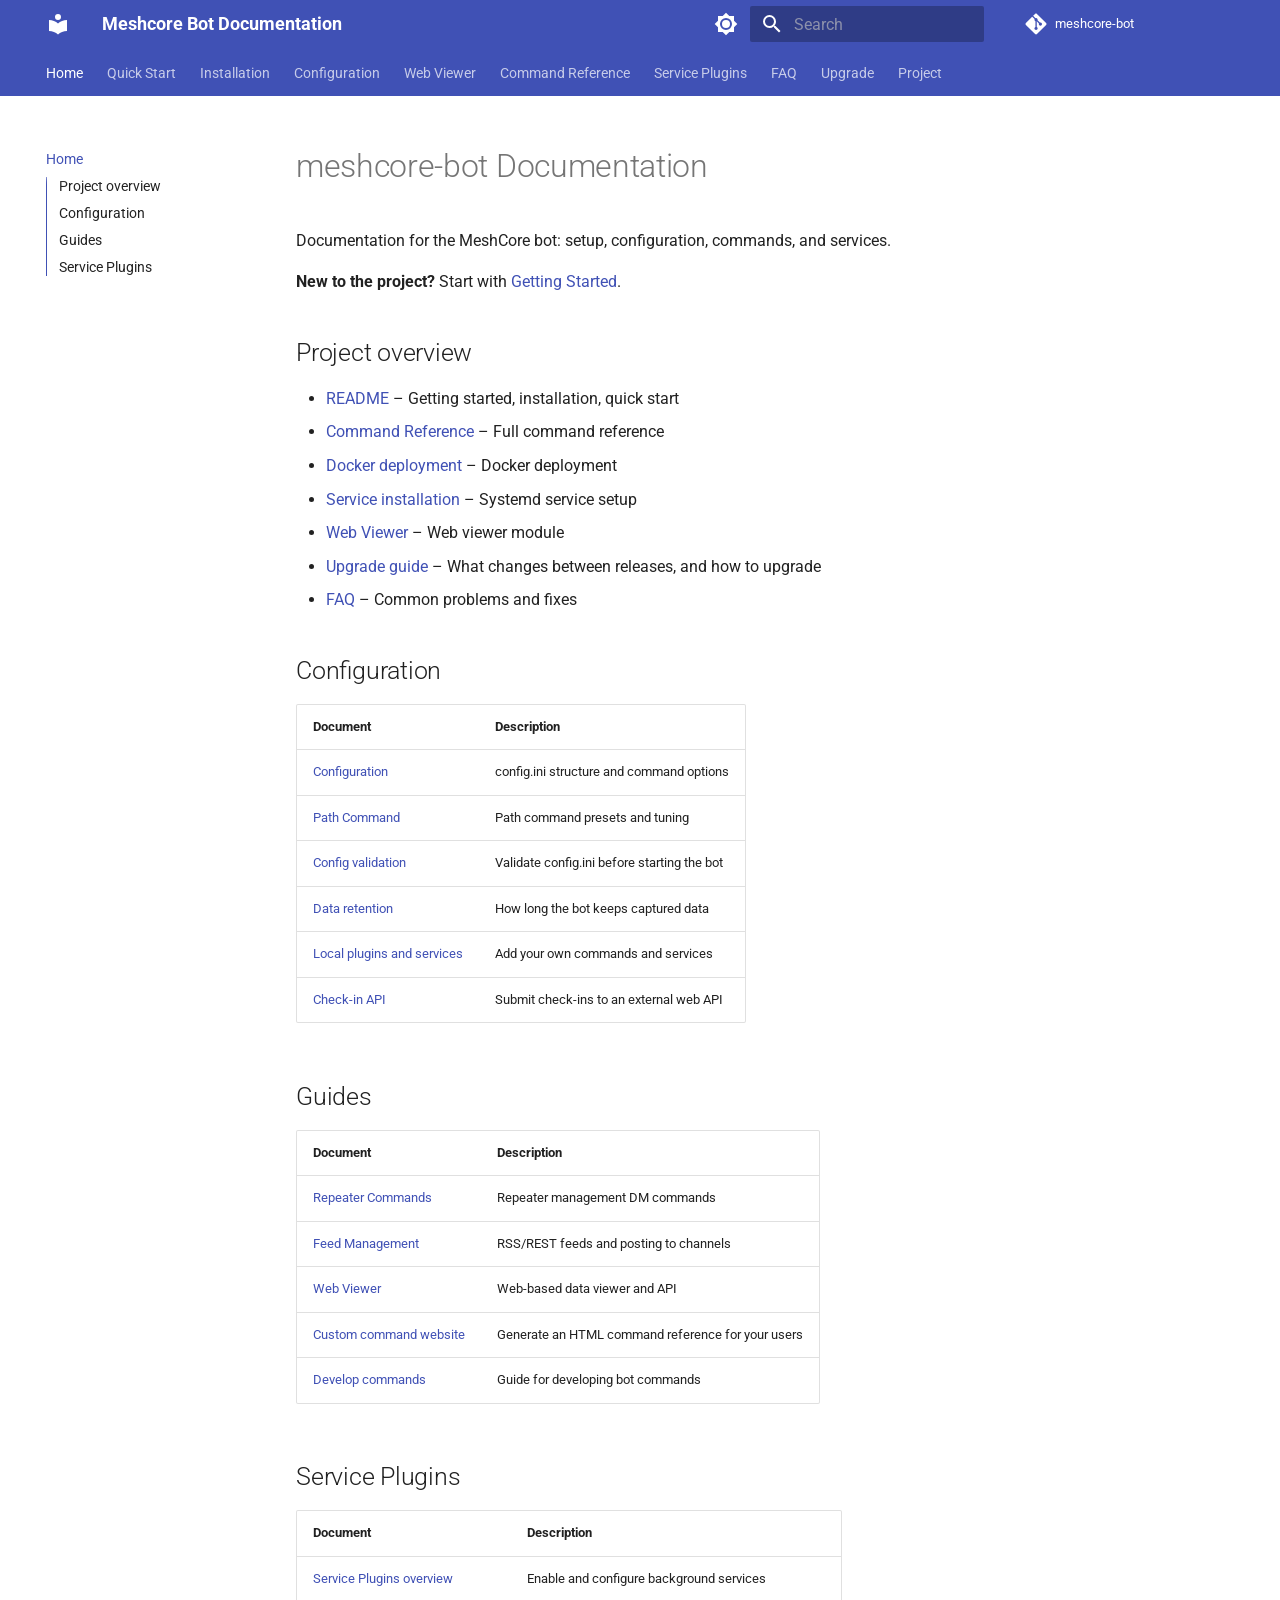
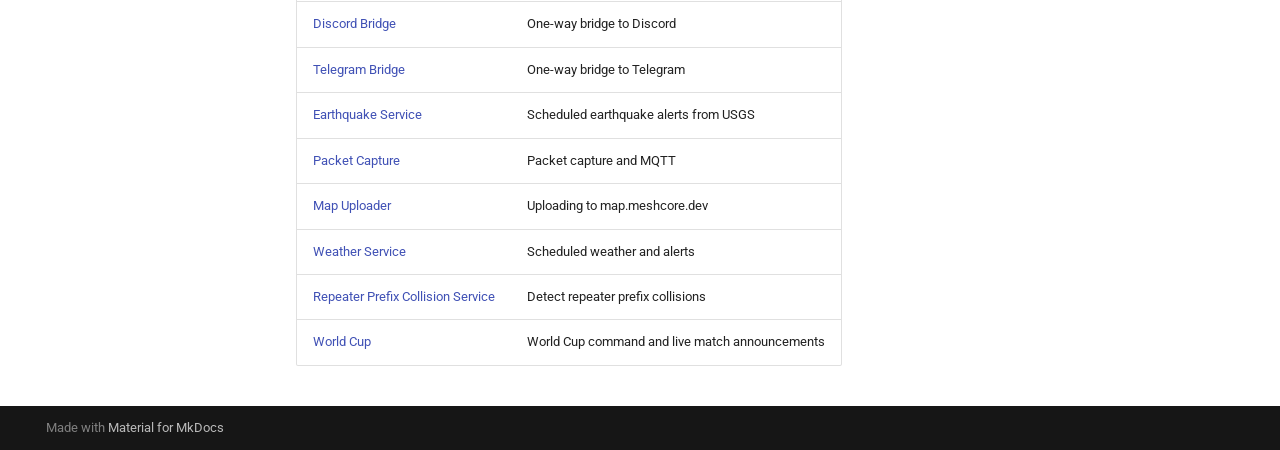
<file: index.html>
<!doctype html>
<html lang="en" class="no-js">
  <head>
    
      <meta charset="utf-8">
      <meta name="viewport" content="width=device-width,initial-scale=1">
      
        <meta name="description" content="Documentation for the MeshCore bot and its services">
      
      
      
        <link rel="canonical" href="https://agessaman.github.io/meshcore-bot/">
      
      
      
        <link rel="next" href="getting-started/">
      
      
        
      
      
      <link rel="icon" href="assets/images/favicon.png">
      <meta name="generator" content="mkdocs-1.6.1, mkdocs-material-9.8.1">
    
    
      
        <title>Meshcore Bot Documentation</title>
      
    
    
      <link rel="stylesheet" href="assets/stylesheets/main.57a0d79d.min.css">
      
        
        <link rel="stylesheet" href="assets/stylesheets/palette.fb2fffe2.min.css">
      
      


    
    
      
    
    
      
        
        
        <link rel="preconnect" href="https://fonts.gstatic.com" crossorigin>
        <link rel="stylesheet" href="https://fonts.googleapis.com/css?family=Roboto:300,300i,400,400i,700,700i%7CRoboto+Mono:400,400i,700,700i&display=fallback">
        <style>:root{--md-text-font:"Roboto";--md-code-font:"Roboto Mono"}</style>
      
    
    
    <script>__md_scope=new URL(".",location),__md_hash=e=>[...e].reduce(((e,_)=>(e<<5)-e+_.charCodeAt(0)),0),__md_get=(e,_=localStorage,t=__md_scope)=>JSON.parse(_.getItem(t.pathname+"."+e)),__md_set=(e,_,t=localStorage,a=__md_scope)=>{try{t.setItem(a.pathname+"."+e,JSON.stringify(_))}catch(e){}}</script>
    
      

    
    
  </head>
  
  
    
    
      
    
    
    
    
    <body dir="ltr" data-md-color-scheme="default" data-md-color-primary="indigo" data-md-color-accent="cyan">
  
    
    <input class="md-toggle" data-md-toggle="drawer" type="checkbox" id="__drawer" autocomplete="off">
    <input class="md-toggle" data-md-toggle="search" type="checkbox" id="__search" autocomplete="off">
    <label class="md-overlay" for="__drawer"></label>
    <div data-md-component="skip">
      
        
        <a href="#meshcore-bot-documentation" class="md-skip">
          Skip to content
        </a>
      
    </div>
    <div data-md-component="announce">
      
    </div>
    
    
      

<header class="md-header" data-md-component="header">
  <nav class="md-header__inner md-grid" aria-label="Header">
    <a href="." title="Meshcore Bot Documentation" class="md-header__button md-logo" aria-label="Meshcore Bot Documentation" data-md-component="logo">
      
  
  <svg xmlns="http://www.w3.org/2000/svg" viewBox="0 0 24 24"><path d="M12 8a3 3 0 0 0 3-3 3 3 0 0 0-3-3 3 3 0 0 0-3 3 3 3 0 0 0 3 3m0 3.54C9.64 9.35 6.5 8 3 8v11c3.5 0 6.64 1.35 9 3.54 2.36-2.19 5.5-3.54 9-3.54V8c-3.5 0-6.64 1.35-9 3.54"/></svg>

    </a>
    <label class="md-header__button md-icon" for="__drawer">
      
      <svg xmlns="http://www.w3.org/2000/svg" viewBox="0 0 24 24"><path d="M3 6h18v2H3zm0 5h18v2H3zm0 5h18v2H3z"/></svg>
    </label>
    <div class="md-header__title" data-md-component="header-title">
      <div class="md-header__ellipsis">
        <div class="md-header__topic">
          <span class="md-ellipsis">
            Meshcore Bot Documentation
          </span>
        </div>
        <div class="md-header__topic" data-md-component="header-topic">
          <span class="md-ellipsis">
            
              Home
            
          </span>
        </div>
      </div>
    </div>
    
      
        <form class="md-header__option" data-md-component="palette">
  
    
    
    
    <input class="md-option" data-md-color-media="" data-md-color-scheme="default" data-md-color-primary="indigo" data-md-color-accent="cyan"  aria-label="Switch to dark mode"  type="radio" name="__palette" id="__palette_0">
    
      <label class="md-header__button md-icon" title="Switch to dark mode" for="__palette_1" hidden>
        <svg xmlns="http://www.w3.org/2000/svg" viewBox="0 0 24 24"><path d="M12 8a4 4 0 0 0-4 4 4 4 0 0 0 4 4 4 4 0 0 0 4-4 4 4 0 0 0-4-4m0 10a6 6 0 0 1-6-6 6 6 0 0 1 6-6 6 6 0 0 1 6 6 6 6 0 0 1-6 6m8-9.31V4h-4.69L12 .69 8.69 4H4v4.69L.69 12 4 15.31V20h4.69L12 23.31 15.31 20H20v-4.69L23.31 12z"/></svg>
      </label>
    
  
    
    
    
    <input class="md-option" data-md-color-media="" data-md-color-scheme="slate" data-md-color-primary="indigo" data-md-color-accent="cyan"  aria-label="Switch to light mode"  type="radio" name="__palette" id="__palette_1">
    
      <label class="md-header__button md-icon" title="Switch to light mode" for="__palette_0" hidden>
        <svg xmlns="http://www.w3.org/2000/svg" viewBox="0 0 24 24"><path d="M12 18c-.89 0-1.74-.2-2.5-.55C11.56 16.5 13 14.42 13 12s-1.44-4.5-3.5-5.45C10.26 6.2 11.11 6 12 6a6 6 0 0 1 6 6 6 6 0 0 1-6 6m8-9.31V4h-4.69L12 .69 8.69 4H4v4.69L.69 12 4 15.31V20h4.69L12 23.31 15.31 20H20v-4.69L23.31 12z"/></svg>
      </label>
    
  
</form>
      
    
    
      <script>var palette=__md_get("__palette");if(palette&&palette.color){if("(prefers-color-scheme)"===palette.color.media){var media=matchMedia("(prefers-color-scheme: light)"),input=document.querySelector(media.matches?"[data-md-color-media='(prefers-color-scheme: light)']":"[data-md-color-media='(prefers-color-scheme: dark)']");palette.color.media=input.getAttribute("data-md-color-media"),palette.color.scheme=input.getAttribute("data-md-color-scheme"),palette.color.primary=input.getAttribute("data-md-color-primary"),palette.color.accent=input.getAttribute("data-md-color-accent")}for(var[key,value]of Object.entries(palette.color))document.body.setAttribute("data-md-color-"+key,value)}</script>
    
    
    
      
      
        <label class="md-header__button md-icon" for="__search">
          
          <svg xmlns="http://www.w3.org/2000/svg" viewBox="0 0 24 24"><path d="M9.5 3A6.5 6.5 0 0 1 16 9.5c0 1.61-.59 3.09-1.56 4.23l.27.27h.79l5 5-1.5 1.5-5-5v-.79l-.27-.27A6.52 6.52 0 0 1 9.5 16 6.5 6.5 0 0 1 3 9.5 6.5 6.5 0 0 1 9.5 3m0 2C7 5 5 7 5 9.5S7 14 9.5 14 14 12 14 9.5 12 5 9.5 5"/></svg>
        </label>
        <div class="md-search" data-md-component="search" role="dialog">
  <label class="md-search__overlay" for="__search"></label>
  <div class="md-search__inner" role="search">
    <form class="md-search__form" name="search">
      <input type="text" class="md-search__input" name="query" aria-label="Search" placeholder="Search" autocapitalize="off" autocorrect="off" autocomplete="off" spellcheck="false" data-md-component="search-query" required>
      <label class="md-search__icon md-icon" for="__search">
        
        <svg xmlns="http://www.w3.org/2000/svg" viewBox="0 0 24 24"><path d="M9.5 3A6.5 6.5 0 0 1 16 9.5c0 1.61-.59 3.09-1.56 4.23l.27.27h.79l5 5-1.5 1.5-5-5v-.79l-.27-.27A6.52 6.52 0 0 1 9.5 16 6.5 6.5 0 0 1 3 9.5 6.5 6.5 0 0 1 9.5 3m0 2C7 5 5 7 5 9.5S7 14 9.5 14 14 12 14 9.5 12 5 9.5 5"/></svg>
        
        <svg xmlns="http://www.w3.org/2000/svg" viewBox="0 0 24 24"><path d="M20 11v2H8l5.5 5.5-1.42 1.42L4.16 12l7.92-7.92L13.5 5.5 8 11z"/></svg>
      </label>
      <nav class="md-search__options" aria-label="Search">
        
        <button type="reset" class="md-search__icon md-icon" title="Clear" aria-label="Clear" tabindex="-1">
          
          <svg xmlns="http://www.w3.org/2000/svg" viewBox="0 0 24 24"><path d="M19 6.41 17.59 5 12 10.59 6.41 5 5 6.41 10.59 12 5 17.59 6.41 19 12 13.41 17.59 19 19 17.59 13.41 12z"/></svg>
        </button>
      </nav>
      
    </form>
    <div class="md-search__output">
      <div class="md-search__scrollwrap" tabindex="0" data-md-scrollfix>
        <div class="md-search-result" data-md-component="search-result">
          <div class="md-search-result__meta">
            Initializing search
          </div>
          <ol class="md-search-result__list" role="presentation"></ol>
        </div>
      </div>
    </div>
  </div>
</div>
      
    
    
      <div class="md-header__source">
        <a href="https://github.com/agessaman/meshcore-bot" title="Go to repository" class="md-source" data-md-component="source">
  <div class="md-source__icon md-icon">
    
    <svg xmlns="http://www.w3.org/2000/svg" viewBox="0 0 448 512"><!--! Font Awesome Free 7.1.0 by @fontawesome - https://fontawesome.com License - https://fontawesome.com/license/free (Icons: CC BY 4.0, Fonts: SIL OFL 1.1, Code: MIT License) Copyright 2025 Fonticons, Inc.--><path d="M439.6 236.1 244 40.5c-5.4-5.5-12.8-8.5-20.4-8.5s-15 3-20.4 8.4L162.5 81l51.5 51.5c27.1-9.1 52.7 16.8 43.4 43.7l49.7 49.7c34.2-11.8 61.2 31 35.5 56.7-26.5 26.5-70.2-2.9-56-37.3L240.3 199v121.9c25.3 12.5 22.3 41.8 9.1 55-6.4 6.4-15.2 10.1-24.3 10.1s-17.8-3.6-24.3-10.1c-17.6-17.6-11.1-46.9 11.2-56v-123c-20.8-8.5-24.6-30.7-18.6-45L142.6 101 8.5 235.1C3 240.6 0 247.9 0 255.5s3 15 8.5 20.4l195.6 195.7c5.4 5.4 12.7 8.4 20.4 8.4s15-3 20.4-8.4l194.7-194.7c5.4-5.4 8.4-12.8 8.4-20.4s-3-15-8.4-20.4"/></svg>
  </div>
  <div class="md-source__repository">
    meshcore-bot
  </div>
</a>
      </div>
    
  </nav>
  
</header>
    
    <div class="md-container" data-md-component="container">
      
      
        
          
            
<nav class="md-tabs" aria-label="Tabs" data-md-component="tabs">
  <div class="md-grid">
    <ul class="md-tabs__list">
      
        
  
  
  
    
  
  
    <li class="md-tabs__item md-tabs__item--active">
      <a href="." class="md-tabs__link">
        
  
  
    
  
  Home

      </a>
    </li>
  

      
        
  
  
  
  
    <li class="md-tabs__item">
      <a href="getting-started/" class="md-tabs__link">
        
  
  
    
  
  Quick Start

      </a>
    </li>
  

      
        
  
  
  
  
    
    
      <li class="md-tabs__item">
        <a href="installation/" class="md-tabs__link">
          
  
  
  Installation

        </a>
      </li>
    
  

      
        
  
  
  
  
    
    
      <li class="md-tabs__item">
        <a href="configuration/" class="md-tabs__link">
          
  
  
  Configuration

        </a>
      </li>
    
  

      
        
  
  
  
  
    <li class="md-tabs__item">
      <a href="web-viewer/" class="md-tabs__link">
        
  
  
    
  
  Web Viewer

      </a>
    </li>
  

      
        
  
  
  
  
    
    
      <li class="md-tabs__item">
        <a href="command-reference/" class="md-tabs__link">
          
  
  
  Command Reference

        </a>
      </li>
    
  

      
        
  
  
  
  
    
    
      <li class="md-tabs__item">
        <a href="service-plugins/" class="md-tabs__link">
          
  
  
  Service Plugins

        </a>
      </li>
    
  

      
        
  
  
  
  
    <li class="md-tabs__item">
      <a href="faq/" class="md-tabs__link">
        
  
  
    
  
  FAQ

      </a>
    </li>
  

      
        
  
  
  
  
    <li class="md-tabs__item">
      <a href="upgrade/" class="md-tabs__link">
        
  
  
    
  
  Upgrade

      </a>
    </li>
  

      
        
  
  
  
  
    
    
      <li class="md-tabs__item">
        <a href="solar-conditions-provenance/" class="md-tabs__link">
          
  
  
  Project

        </a>
      </li>
    
  

      
    </ul>
  </div>
</nav>
          
        
      
      <main class="md-main" data-md-component="main">
        <div class="md-main__inner md-grid">
          
            
              
              <div class="md-sidebar md-sidebar--primary" data-md-component="sidebar" data-md-type="navigation" >
                <div class="md-sidebar__scrollwrap">
                  <div class="md-sidebar__inner">
                    


  


  

<nav class="md-nav md-nav--primary md-nav--lifted md-nav--integrated" aria-label="Navigation" data-md-level="0">
  <label class="md-nav__title" for="__drawer">
    <a href="." title="Meshcore Bot Documentation" class="md-nav__button md-logo" aria-label="Meshcore Bot Documentation" data-md-component="logo">
      
  
  <svg xmlns="http://www.w3.org/2000/svg" viewBox="0 0 24 24"><path d="M12 8a3 3 0 0 0 3-3 3 3 0 0 0-3-3 3 3 0 0 0-3 3 3 3 0 0 0 3 3m0 3.54C9.64 9.35 6.5 8 3 8v11c3.5 0 6.64 1.35 9 3.54 2.36-2.19 5.5-3.54 9-3.54V8c-3.5 0-6.64 1.35-9 3.54"/></svg>

    </a>
    Meshcore Bot Documentation
  </label>
  
    <div class="md-nav__source">
      <a href="https://github.com/agessaman/meshcore-bot" title="Go to repository" class="md-source" data-md-component="source">
  <div class="md-source__icon md-icon">
    
    <svg xmlns="http://www.w3.org/2000/svg" viewBox="0 0 448 512"><!--! Font Awesome Free 7.1.0 by @fontawesome - https://fontawesome.com License - https://fontawesome.com/license/free (Icons: CC BY 4.0, Fonts: SIL OFL 1.1, Code: MIT License) Copyright 2025 Fonticons, Inc.--><path d="M439.6 236.1 244 40.5c-5.4-5.5-12.8-8.5-20.4-8.5s-15 3-20.4 8.4L162.5 81l51.5 51.5c27.1-9.1 52.7 16.8 43.4 43.7l49.7 49.7c34.2-11.8 61.2 31 35.5 56.7-26.5 26.5-70.2-2.9-56-37.3L240.3 199v121.9c25.3 12.5 22.3 41.8 9.1 55-6.4 6.4-15.2 10.1-24.3 10.1s-17.8-3.6-24.3-10.1c-17.6-17.6-11.1-46.9 11.2-56v-123c-20.8-8.5-24.6-30.7-18.6-45L142.6 101 8.5 235.1C3 240.6 0 247.9 0 255.5s3 15 8.5 20.4l195.6 195.7c5.4 5.4 12.7 8.4 20.4 8.4s15-3 20.4-8.4l194.7-194.7c5.4-5.4 8.4-12.8 8.4-20.4s-3-15-8.4-20.4"/></svg>
  </div>
  <div class="md-source__repository">
    meshcore-bot
  </div>
</a>
    </div>
  
  <ul class="md-nav__list" data-md-scrollfix>
    
      
      
  
  
    
  
  
  
    <li class="md-nav__item md-nav__item--active">
      
      <input class="md-nav__toggle md-toggle" type="checkbox" id="__toc">
      
      
        
      
      
        <label class="md-nav__link md-nav__link--active" for="__toc">
          
  
  
  <span class="md-ellipsis">
    
  
    Home
  

    
  </span>
  
  

          <span class="md-nav__icon md-icon"></span>
        </label>
      
      <a href="." class="md-nav__link md-nav__link--active">
        
  
  
  <span class="md-ellipsis">
    
  
    Home
  

    
  </span>
  
  

      </a>
      
        

<nav class="md-nav md-nav--secondary" aria-label="Table of contents">
  
  
  
    
  
  
    <label class="md-nav__title" for="__toc">
      <span class="md-nav__icon md-icon"></span>
      Table of contents
    </label>
    <ul class="md-nav__list" data-md-component="toc" data-md-scrollfix>
      
        <li class="md-nav__item">
  <a href="#project-overview" class="md-nav__link">
    <span class="md-ellipsis">
      
        Project overview
      
    </span>
  </a>
  
</li>
      
        <li class="md-nav__item">
  <a href="#configuration" class="md-nav__link">
    <span class="md-ellipsis">
      
        Configuration
      
    </span>
  </a>
  
</li>
      
        <li class="md-nav__item">
  <a href="#guides" class="md-nav__link">
    <span class="md-ellipsis">
      
        Guides
      
    </span>
  </a>
  
</li>
      
        <li class="md-nav__item">
  <a href="#service-plugins" class="md-nav__link">
    <span class="md-ellipsis">
      
        Service Plugins
      
    </span>
  </a>
  
</li>
      
    </ul>
  
</nav>
      
    </li>
  

    
      
      
  
  
  
  
    <li class="md-nav__item">
      <a href="getting-started/" class="md-nav__link">
        
  
  
  <span class="md-ellipsis">
    
  
    Quick Start
  

    
  </span>
  
  

      </a>
    </li>
  

    
      
      
  
  
  
  
    
    
    
    
      
      
        
      
    
    
    <li class="md-nav__item md-nav__item--nested">
      
        
        
        <input class="md-nav__toggle md-toggle " type="checkbox" id="__nav_3" >
        
          
          <label class="md-nav__link" for="__nav_3" id="__nav_3_label" tabindex="0">
            
  
  
  <span class="md-ellipsis">
    
  
    Installation
  

    
  </span>
  
  

            <span class="md-nav__icon md-icon"></span>
          </label>
        
        <nav class="md-nav" data-md-level="1" aria-labelledby="__nav_3_label" aria-expanded="false">
          <label class="md-nav__title" for="__nav_3">
            <span class="md-nav__icon md-icon"></span>
            
  
    Installation
  

          </label>
          <ul class="md-nav__list" data-md-scrollfix>
            
              
                
  
  
  
  
    <li class="md-nav__item">
      <a href="installation/" class="md-nav__link">
        
  
  
  <span class="md-ellipsis">
    
  
    Overview
  

    
  </span>
  
  

      </a>
    </li>
  

              
            
              
                
  
  
  
  
    <li class="md-nav__item">
      <a href="docker/" class="md-nav__link">
        
  
  
  <span class="md-ellipsis">
    
  
    Docker
  

    
  </span>
  
  

      </a>
    </li>
  

              
            
              
                
  
  
  
  
    <li class="md-nav__item">
      <a href="service-installation/" class="md-nav__link">
        
  
  
  <span class="md-ellipsis">
    
  
    Service
  

    
  </span>
  
  

      </a>
    </li>
  

              
            
          </ul>
        </nav>
      
    </li>
  

    
      
      
  
  
  
  
    
    
    
    
      
      
        
      
    
    
    <li class="md-nav__item md-nav__item--nested">
      
        
        
        <input class="md-nav__toggle md-toggle " type="checkbox" id="__nav_4" >
        
          
          <label class="md-nav__link" for="__nav_4" id="__nav_4_label" tabindex="0">
            
  
  
  <span class="md-ellipsis">
    
  
    Configuration
  

    
  </span>
  
  

            <span class="md-nav__icon md-icon"></span>
          </label>
        
        <nav class="md-nav" data-md-level="1" aria-labelledby="__nav_4_label" aria-expanded="false">
          <label class="md-nav__title" for="__nav_4">
            <span class="md-nav__icon md-icon"></span>
            
  
    Configuration
  

          </label>
          <ul class="md-nav__list" data-md-scrollfix>
            
              
                
  
  
  
  
    <li class="md-nav__item">
      <a href="configuration/" class="md-nav__link">
        
  
  
  <span class="md-ellipsis">
    
  
    Overview
  

    
  </span>
  
  

      </a>
    </li>
  

              
            
              
                
  
  
  
  
    <li class="md-nav__item">
      <a href="data-retention/" class="md-nav__link">
        
  
  
  <span class="md-ellipsis">
    
  
    Data retention
  

    
  </span>
  
  

      </a>
    </li>
  

              
            
              
                
  
  
  
  
    <li class="md-nav__item">
      <a href="local-plugins/" class="md-nav__link">
        
  
  
  <span class="md-ellipsis">
    
  
    Local plugins and services
  

    
  </span>
  
  

      </a>
    </li>
  

              
            
              
                
  
  
  
  
    <li class="md-nav__item">
      <a href="checkin-api/" class="md-nav__link">
        
  
  
  <span class="md-ellipsis">
    
  
    Check-in API
  

    
  </span>
  
  

      </a>
    </li>
  

              
            
              
                
  
  
  
  
    <li class="md-nav__item">
      <a href="path-command-config/" class="md-nav__link">
        
  
  
  <span class="md-ellipsis">
    
  
    Path Command
  

    
  </span>
  
  

      </a>
    </li>
  

              
            
              
                
  
  
  
  
    <li class="md-nav__item">
      <a href="config-validation/" class="md-nav__link">
        
  
  
  <span class="md-ellipsis">
    
  
    Config validation
  

    
  </span>
  
  

      </a>
    </li>
  

              
            
              
                
  
  
  
  
    <li class="md-nav__item">
      <a href="region-warnings/" class="md-nav__link">
        
  
  
  <span class="md-ellipsis">
    
  
    Region warnings
  

    
  </span>
  
  

      </a>
    </li>
  

              
            
          </ul>
        </nav>
      
    </li>
  

    
      
      
  
  
  
  
    <li class="md-nav__item">
      <a href="web-viewer/" class="md-nav__link">
        
  
  
  <span class="md-ellipsis">
    
  
    Web Viewer
  

    
  </span>
  
  

      </a>
    </li>
  

    
      
      
  
  
  
  
    
    
    
    
      
      
        
      
    
    
    <li class="md-nav__item md-nav__item--nested">
      
        
        
        <input class="md-nav__toggle md-toggle " type="checkbox" id="__nav_6" >
        
          
          <label class="md-nav__link" for="__nav_6" id="__nav_6_label" tabindex="0">
            
  
  
  <span class="md-ellipsis">
    
  
    Command Reference
  

    
  </span>
  
  

            <span class="md-nav__icon md-icon"></span>
          </label>
        
        <nav class="md-nav" data-md-level="1" aria-labelledby="__nav_6_label" aria-expanded="false">
          <label class="md-nav__title" for="__nav_6">
            <span class="md-nav__icon md-icon"></span>
            
  
    Command Reference
  

          </label>
          <ul class="md-nav__list" data-md-scrollfix>
            
              
                
  
  
  
  
    <li class="md-nav__item">
      <a href="command-reference/" class="md-nav__link">
        
  
  
  <span class="md-ellipsis">
    
  
    Overview
  

    
  </span>
  
  

      </a>
    </li>
  

              
            
              
                
  
  
  
  
    <li class="md-nav__item">
      <a href="repeater-commands/" class="md-nav__link">
        
  
  
  <span class="md-ellipsis">
    
  
    Repeater Commands
  

    
  </span>
  
  

      </a>
    </li>
  

              
            
              
                
  
  
  
  
    <li class="md-nav__item">
      <a href="command-reference-website/" class="md-nav__link">
        
  
  
  <span class="md-ellipsis">
    
  
    Custom Command Website
  

    
  </span>
  
  

      </a>
    </li>
  

              
            
              
                
  
  
  
  
    <li class="md-nav__item">
      <a href="develop-command-scripts/" class="md-nav__link">
        
  
  
  <span class="md-ellipsis">
    
  
    Developing Commands
  

    
  </span>
  
  

      </a>
    </li>
  

              
            
          </ul>
        </nav>
      
    </li>
  

    
      
      
  
  
  
  
    
    
    
    
      
      
        
      
    
    
    <li class="md-nav__item md-nav__item--nested">
      
        
        
        <input class="md-nav__toggle md-toggle " type="checkbox" id="__nav_7" >
        
          
          <label class="md-nav__link" for="__nav_7" id="__nav_7_label" tabindex="0">
            
  
  
  <span class="md-ellipsis">
    
  
    Service Plugins
  

    
  </span>
  
  

            <span class="md-nav__icon md-icon"></span>
          </label>
        
        <nav class="md-nav" data-md-level="1" aria-labelledby="__nav_7_label" aria-expanded="false">
          <label class="md-nav__title" for="__nav_7">
            <span class="md-nav__icon md-icon"></span>
            
  
    Service Plugins
  

          </label>
          <ul class="md-nav__list" data-md-scrollfix>
            
              
                
  
  
  
  
    <li class="md-nav__item">
      <a href="service-plugins/" class="md-nav__link">
        
  
  
  <span class="md-ellipsis">
    
  
    Overview
  

    
  </span>
  
  

      </a>
    </li>
  

              
            
              
                
  
  
  
  
    <li class="md-nav__item">
      <a href="discord-bridge/" class="md-nav__link">
        
  
  
  <span class="md-ellipsis">
    
  
    Discord Bridge
  

    
  </span>
  
  

      </a>
    </li>
  

              
            
              
                
  
  
  
  
    <li class="md-nav__item">
      <a href="telegram-bridge/" class="md-nav__link">
        
  
  
  <span class="md-ellipsis">
    
  
    Telegram Bridge
  

    
  </span>
  
  

      </a>
    </li>
  

              
            
              
                
  
  
  
  
    <li class="md-nav__item">
      <a href="packet-capture/" class="md-nav__link">
        
  
  
  <span class="md-ellipsis">
    
  
    Packet Capture
  

    
  </span>
  
  

      </a>
    </li>
  

              
            
              
                
  
  
  
  
    <li class="md-nav__item">
      <a href="map-uploader/" class="md-nav__link">
        
  
  
  <span class="md-ellipsis">
    
  
    Map Uploader
  

    
  </span>
  
  

      </a>
    </li>
  

              
            
              
                
  
  
  
  
    <li class="md-nav__item">
      <a href="weather-service/" class="md-nav__link">
        
  
  
  <span class="md-ellipsis">
    
  
    Weather Service
  

    
  </span>
  
  

      </a>
    </li>
  

              
            
              
                
  
  
  
  
    <li class="md-nav__item">
      <a href="earthquake-service/" class="md-nav__link">
        
  
  
  <span class="md-ellipsis">
    
  
    Earthquake Service
  

    
  </span>
  
  

      </a>
    </li>
  

              
            
              
                
  
  
  
  
    <li class="md-nav__item">
      <a href="repeater-prefix-collision-service/" class="md-nav__link">
        
  
  
  <span class="md-ellipsis">
    
  
    Repeater Prefix Collision
  

    
  </span>
  
  

      </a>
    </li>
  

              
            
              
                
  
  
  
  
    <li class="md-nav__item">
      <a href="worldcup/" class="md-nav__link">
        
  
  
  <span class="md-ellipsis">
    
  
    World Cup
  

    
  </span>
  
  

      </a>
    </li>
  

              
            
              
                
  
  
  
  
    <li class="md-nav__item">
      <a href="FEEDS/" class="md-nav__link">
        
  
  
  <span class="md-ellipsis">
    
  
    Feed Management
  

    
  </span>
  
  

      </a>
    </li>
  

              
            
          </ul>
        </nav>
      
    </li>
  

    
      
      
  
  
  
  
    <li class="md-nav__item">
      <a href="faq/" class="md-nav__link">
        
  
  
  <span class="md-ellipsis">
    
  
    FAQ
  

    
  </span>
  
  

      </a>
    </li>
  

    
      
      
  
  
  
  
    <li class="md-nav__item">
      <a href="upgrade/" class="md-nav__link">
        
  
  
  <span class="md-ellipsis">
    
  
    Upgrade
  

    
  </span>
  
  

      </a>
    </li>
  

    
      
      
  
  
  
  
    
    
    
    
      
      
        
      
    
    
    <li class="md-nav__item md-nav__item--nested">
      
        
        
        <input class="md-nav__toggle md-toggle " type="checkbox" id="__nav_10" >
        
          
          <label class="md-nav__link" for="__nav_10" id="__nav_10_label" tabindex="0">
            
  
  
  <span class="md-ellipsis">
    
  
    Project
  

    
  </span>
  
  

            <span class="md-nav__icon md-icon"></span>
          </label>
        
        <nav class="md-nav" data-md-level="1" aria-labelledby="__nav_10_label" aria-expanded="false">
          <label class="md-nav__title" for="__nav_10">
            <span class="md-nav__icon md-icon"></span>
            
  
    Project
  

          </label>
          <ul class="md-nav__list" data-md-scrollfix>
            
              
                
  
  
  
  
    <li class="md-nav__item">
      <a href="solar-conditions-provenance/" class="md-nav__link">
        
  
  
  <span class="md-ellipsis">
    
  
    Solar conditions provenance
  

    
  </span>
  
  

      </a>
    </li>
  

              
            
          </ul>
        </nav>
      
    </li>
  

    
  </ul>
</nav>
                  </div>
                </div>
              </div>
            
            
          
          
            <div class="md-content" data-md-component="content">
              
              <article class="md-content__inner md-typeset">
                
                  


  
  


<h1 id="meshcore-bot-documentation">meshcore-bot Documentation</h1>
<p>Documentation for the MeshCore bot: setup, configuration, commands, and services.</p>
<p><strong>New to the project?</strong> Start with <a href="getting-started/">Getting Started</a>.</p>
<h2 id="project-overview">Project overview</h2>
<ul>
<li><a href="https://github.com/agessaman/meshcore-bot/blob/main/README.md">README</a> – Getting started, installation, quick start</li>
<li><a href="command-reference/">Command Reference</a> – Full command reference</li>
<li><a href="docker/">Docker deployment</a> – Docker deployment</li>
<li><a href="service-installation/">Service installation</a> – Systemd service setup</li>
<li><a href="web-viewer/">Web Viewer</a> – Web viewer module</li>
<li><a href="upgrade/">Upgrade guide</a> – What changes between releases, and how to upgrade</li>
<li><a href="faq/">FAQ</a> – Common problems and fixes</li>
</ul>
<h2 id="configuration">Configuration</h2>
<table>
<thead>
<tr>
<th>Document</th>
<th>Description</th>
</tr>
</thead>
<tbody>
<tr>
<td><a href="configuration/">Configuration</a></td>
<td>config.ini structure and command options</td>
</tr>
<tr>
<td><a href="path-command-config/">Path Command</a></td>
<td>Path command presets and tuning</td>
</tr>
<tr>
<td><a href="config-validation/">Config validation</a></td>
<td>Validate config.ini before starting the bot</td>
</tr>
<tr>
<td><a href="data-retention/">Data retention</a></td>
<td>How long the bot keeps captured data</td>
</tr>
<tr>
<td><a href="local-plugins/">Local plugins and services</a></td>
<td>Add your own commands and services</td>
</tr>
<tr>
<td><a href="checkin-api/">Check-in API</a></td>
<td>Submit check-ins to an external web API</td>
</tr>
</tbody>
</table>
<h2 id="guides">Guides</h2>
<table>
<thead>
<tr>
<th>Document</th>
<th>Description</th>
</tr>
</thead>
<tbody>
<tr>
<td><a href="repeater-commands/">Repeater Commands</a></td>
<td>Repeater management DM commands</td>
</tr>
<tr>
<td><a href="FEEDS/">Feed Management</a></td>
<td>RSS/REST feeds and posting to channels</td>
</tr>
<tr>
<td><a href="web-viewer/">Web Viewer</a></td>
<td>Web-based data viewer and API</td>
</tr>
<tr>
<td><a href="command-reference-website/">Custom command website</a></td>
<td>Generate an HTML command reference for your users</td>
</tr>
<tr>
<td><a href="develop-command-scripts/">Develop commands</a></td>
<td>Guide for developing bot commands</td>
</tr>
</tbody>
</table>
<h2 id="service-plugins">Service Plugins</h2>
<table>
<thead>
<tr>
<th>Document</th>
<th>Description</th>
</tr>
</thead>
<tbody>
<tr>
<td><a href="service-plugins/">Service Plugins overview</a></td>
<td>Enable and configure background services</td>
</tr>
<tr>
<td><a href="discord-bridge/">Discord Bridge</a></td>
<td>One-way bridge to Discord</td>
</tr>
<tr>
<td><a href="telegram-bridge/">Telegram Bridge</a></td>
<td>One-way bridge to Telegram</td>
</tr>
<tr>
<td><a href="earthquake-service/">Earthquake Service</a></td>
<td>Scheduled earthquake alerts from USGS</td>
</tr>
<tr>
<td><a href="packet-capture/">Packet Capture</a></td>
<td>Packet capture and MQTT</td>
</tr>
<tr>
<td><a href="map-uploader/">Map Uploader</a></td>
<td>Uploading to map.meshcore.dev</td>
</tr>
<tr>
<td><a href="weather-service/">Weather Service</a></td>
<td>Scheduled weather and alerts</td>
</tr>
<tr>
<td><a href="repeater-prefix-collision-service/">Repeater Prefix Collision Service</a></td>
<td>Detect repeater prefix collisions</td>
</tr>
<tr>
<td><a href="worldcup/">World Cup</a></td>
<td>World Cup command and live match announcements</td>
</tr>
</tbody>
</table>












                
              </article>
            </div>
          
          
<script>var target=document.getElementById(location.hash.slice(1));target&&target.name&&(target.checked=target.name.startsWith("__tabbed_"))</script>
        </div>
        
      </main>
      
        <footer class="md-footer">
  
  <div class="md-footer-meta md-typeset">
    <div class="md-footer-meta__inner md-grid">
      <div class="md-copyright">
  
  
    Made with
    <a href="https://squidfunk.github.io/mkdocs-material/" target="_blank" rel="noopener">
      Material for MkDocs
    </a>
  
</div>
      
    </div>
  </div>
</footer>
      
    </div>
    <div class="md-dialog" data-md-component="dialog">
      <div class="md-dialog__inner md-typeset"></div>
    </div>
    
    
    
      
      
      <script id="__config" type="application/json">{"annotate": null, "base": ".", "features": ["navigation.instant", "navigation.tracking", "navigation.tabs", "navigation.sections", "toc.integrate", "content.code.copy"], "search": "assets/javascripts/workers/search.a7633da7.min.js", "tags": null, "translations": {"clipboard.copied": "Copied to clipboard", "clipboard.copy": "Copy to clipboard", "search.result.more.one": "1 more on this page", "search.result.more.other": "# more on this page", "search.result.none": "No matching documents", "search.result.one": "1 matching document", "search.result.other": "# matching documents", "search.result.placeholder": "Type to start searching", "search.result.term.missing": "Missing", "select.version": "Select version"}, "version": null}</script>
    
    
      <script src="assets/javascripts/bundle.a5f9d56c.min.js"></script>
      
    
  </body>
</html>
</file>
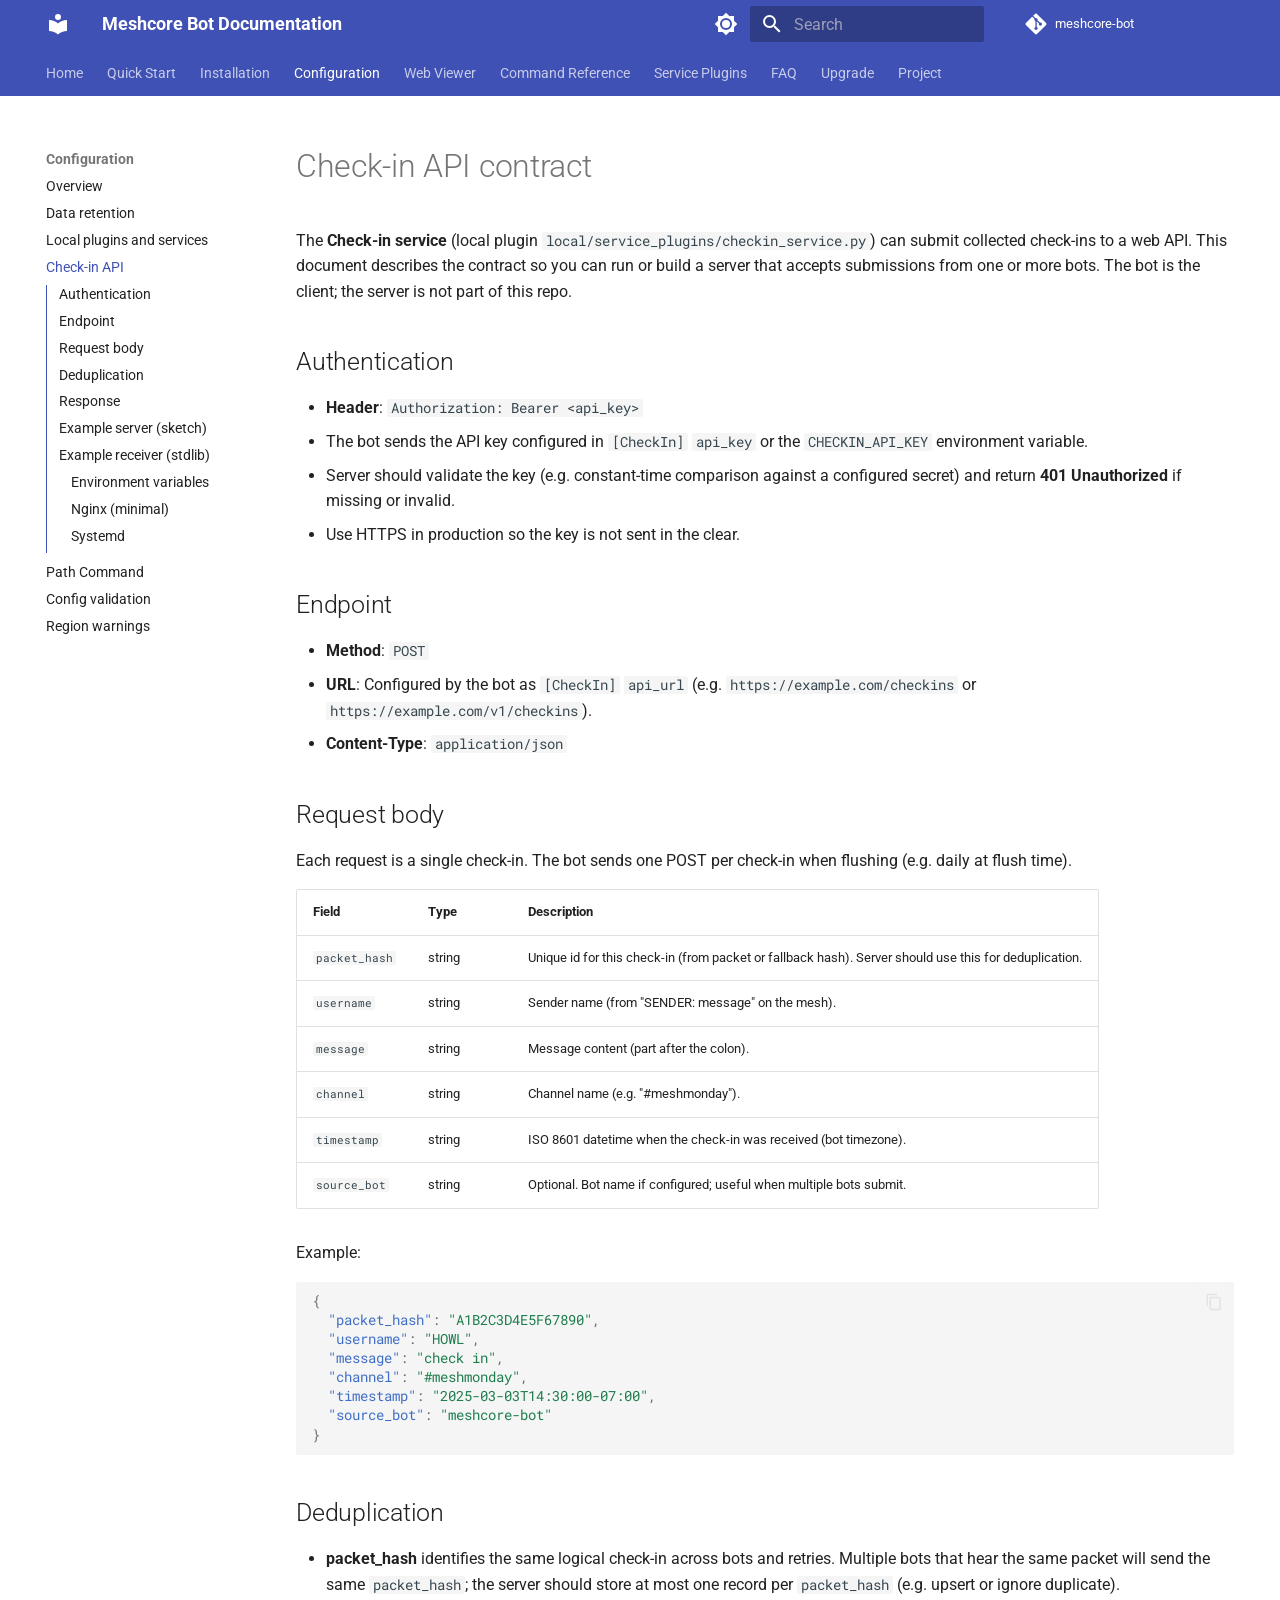
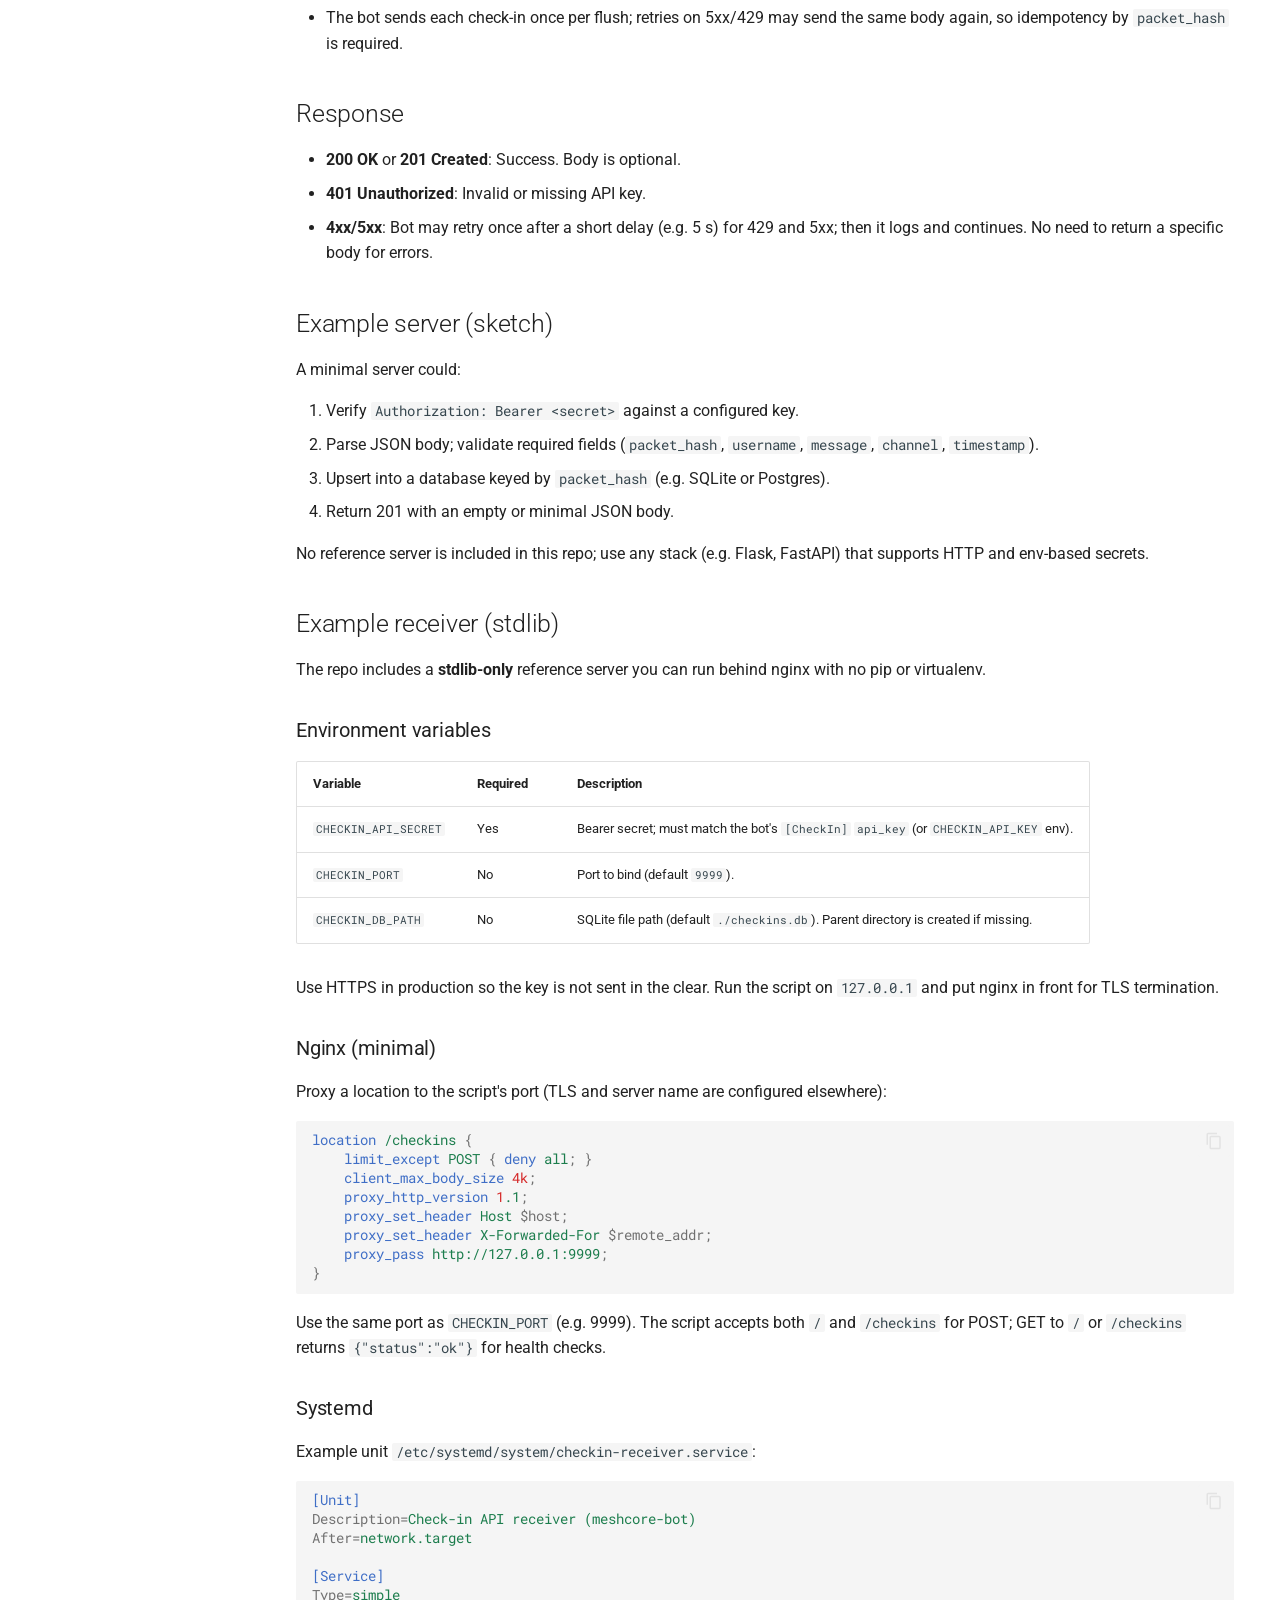
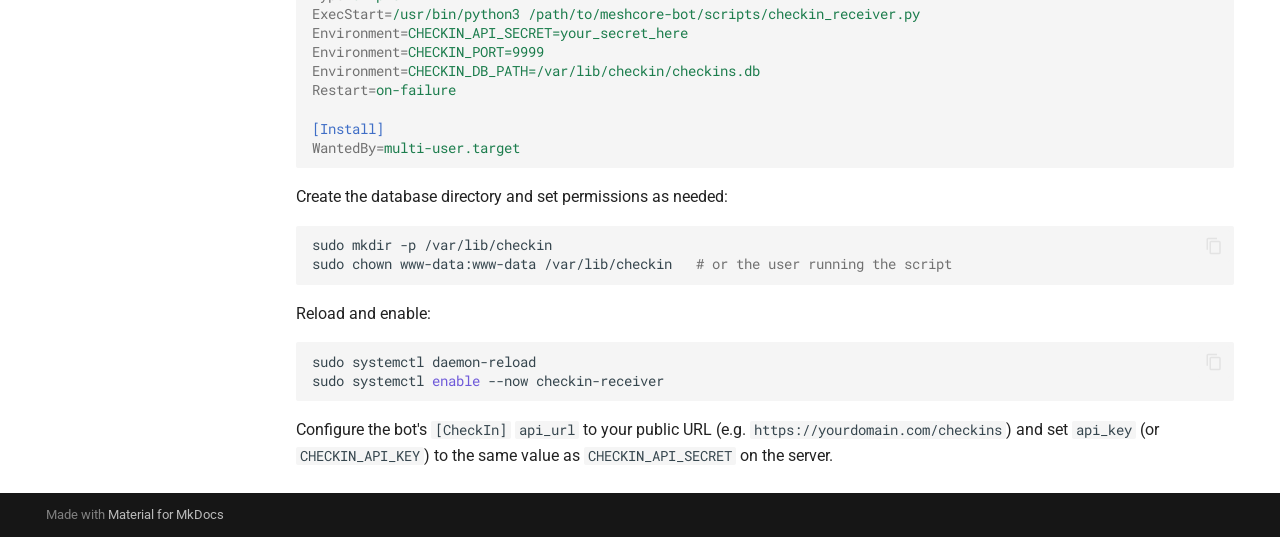
<file: checkin-api/index.html>
<!doctype html>
<html lang="en" class="no-js">
  <head>
    
      <meta charset="utf-8">
      <meta name="viewport" content="width=device-width,initial-scale=1">
      
        <meta name="description" content="Documentation for the MeshCore bot and its services">
      
      
      
        <link rel="canonical" href="https://agessaman.github.io/meshcore-bot/checkin-api/">
      
      
        <link rel="prev" href="../local-plugins/">
      
      
        <link rel="next" href="../path-command-config/">
      
      
        
      
      
      <link rel="icon" href="../assets/images/favicon.png">
      <meta name="generator" content="mkdocs-1.6.1, mkdocs-material-9.8.1">
    
    
      
        <title>Check-in API - Meshcore Bot Documentation</title>
      
    
    
      <link rel="stylesheet" href="../assets/stylesheets/main.57a0d79d.min.css">
      
        
        <link rel="stylesheet" href="../assets/stylesheets/palette.fb2fffe2.min.css">
      
      


    
    
      
    
    
      
        
        
        <link rel="preconnect" href="https://fonts.gstatic.com" crossorigin>
        <link rel="stylesheet" href="https://fonts.googleapis.com/css?family=Roboto:300,300i,400,400i,700,700i%7CRoboto+Mono:400,400i,700,700i&display=fallback">
        <style>:root{--md-text-font:"Roboto";--md-code-font:"Roboto Mono"}</style>
      
    
    
    <script>__md_scope=new URL("..",location),__md_hash=e=>[...e].reduce(((e,_)=>(e<<5)-e+_.charCodeAt(0)),0),__md_get=(e,_=localStorage,t=__md_scope)=>JSON.parse(_.getItem(t.pathname+"."+e)),__md_set=(e,_,t=localStorage,a=__md_scope)=>{try{t.setItem(a.pathname+"."+e,JSON.stringify(_))}catch(e){}}</script>
    
      

    
    
  </head>
  
  
    
    
      
    
    
    
    
    <body dir="ltr" data-md-color-scheme="default" data-md-color-primary="indigo" data-md-color-accent="cyan">
  
    
    <input class="md-toggle" data-md-toggle="drawer" type="checkbox" id="__drawer" autocomplete="off">
    <input class="md-toggle" data-md-toggle="search" type="checkbox" id="__search" autocomplete="off">
    <label class="md-overlay" for="__drawer"></label>
    <div data-md-component="skip">
      
        
        <a href="#check-in-api-contract" class="md-skip">
          Skip to content
        </a>
      
    </div>
    <div data-md-component="announce">
      
    </div>
    
    
      

<header class="md-header" data-md-component="header">
  <nav class="md-header__inner md-grid" aria-label="Header">
    <a href=".." title="Meshcore Bot Documentation" class="md-header__button md-logo" aria-label="Meshcore Bot Documentation" data-md-component="logo">
      
  
  <svg xmlns="http://www.w3.org/2000/svg" viewBox="0 0 24 24"><path d="M12 8a3 3 0 0 0 3-3 3 3 0 0 0-3-3 3 3 0 0 0-3 3 3 3 0 0 0 3 3m0 3.54C9.64 9.35 6.5 8 3 8v11c3.5 0 6.64 1.35 9 3.54 2.36-2.19 5.5-3.54 9-3.54V8c-3.5 0-6.64 1.35-9 3.54"/></svg>

    </a>
    <label class="md-header__button md-icon" for="__drawer">
      
      <svg xmlns="http://www.w3.org/2000/svg" viewBox="0 0 24 24"><path d="M3 6h18v2H3zm0 5h18v2H3zm0 5h18v2H3z"/></svg>
    </label>
    <div class="md-header__title" data-md-component="header-title">
      <div class="md-header__ellipsis">
        <div class="md-header__topic">
          <span class="md-ellipsis">
            Meshcore Bot Documentation
          </span>
        </div>
        <div class="md-header__topic" data-md-component="header-topic">
          <span class="md-ellipsis">
            
              Check-in API
            
          </span>
        </div>
      </div>
    </div>
    
      
        <form class="md-header__option" data-md-component="palette">
  
    
    
    
    <input class="md-option" data-md-color-media="" data-md-color-scheme="default" data-md-color-primary="indigo" data-md-color-accent="cyan"  aria-label="Switch to dark mode"  type="radio" name="__palette" id="__palette_0">
    
      <label class="md-header__button md-icon" title="Switch to dark mode" for="__palette_1" hidden>
        <svg xmlns="http://www.w3.org/2000/svg" viewBox="0 0 24 24"><path d="M12 8a4 4 0 0 0-4 4 4 4 0 0 0 4 4 4 4 0 0 0 4-4 4 4 0 0 0-4-4m0 10a6 6 0 0 1-6-6 6 6 0 0 1 6-6 6 6 0 0 1 6 6 6 6 0 0 1-6 6m8-9.31V4h-4.69L12 .69 8.69 4H4v4.69L.69 12 4 15.31V20h4.69L12 23.31 15.31 20H20v-4.69L23.31 12z"/></svg>
      </label>
    
  
    
    
    
    <input class="md-option" data-md-color-media="" data-md-color-scheme="slate" data-md-color-primary="indigo" data-md-color-accent="cyan"  aria-label="Switch to light mode"  type="radio" name="__palette" id="__palette_1">
    
      <label class="md-header__button md-icon" title="Switch to light mode" for="__palette_0" hidden>
        <svg xmlns="http://www.w3.org/2000/svg" viewBox="0 0 24 24"><path d="M12 18c-.89 0-1.74-.2-2.5-.55C11.56 16.5 13 14.42 13 12s-1.44-4.5-3.5-5.45C10.26 6.2 11.11 6 12 6a6 6 0 0 1 6 6 6 6 0 0 1-6 6m8-9.31V4h-4.69L12 .69 8.69 4H4v4.69L.69 12 4 15.31V20h4.69L12 23.31 15.31 20H20v-4.69L23.31 12z"/></svg>
      </label>
    
  
</form>
      
    
    
      <script>var palette=__md_get("__palette");if(palette&&palette.color){if("(prefers-color-scheme)"===palette.color.media){var media=matchMedia("(prefers-color-scheme: light)"),input=document.querySelector(media.matches?"[data-md-color-media='(prefers-color-scheme: light)']":"[data-md-color-media='(prefers-color-scheme: dark)']");palette.color.media=input.getAttribute("data-md-color-media"),palette.color.scheme=input.getAttribute("data-md-color-scheme"),palette.color.primary=input.getAttribute("data-md-color-primary"),palette.color.accent=input.getAttribute("data-md-color-accent")}for(var[key,value]of Object.entries(palette.color))document.body.setAttribute("data-md-color-"+key,value)}</script>
    
    
    
      
      
        <label class="md-header__button md-icon" for="__search">
          
          <svg xmlns="http://www.w3.org/2000/svg" viewBox="0 0 24 24"><path d="M9.5 3A6.5 6.5 0 0 1 16 9.5c0 1.61-.59 3.09-1.56 4.23l.27.27h.79l5 5-1.5 1.5-5-5v-.79l-.27-.27A6.52 6.52 0 0 1 9.5 16 6.5 6.5 0 0 1 3 9.5 6.5 6.5 0 0 1 9.5 3m0 2C7 5 5 7 5 9.5S7 14 9.5 14 14 12 14 9.5 12 5 9.5 5"/></svg>
        </label>
        <div class="md-search" data-md-component="search" role="dialog">
  <label class="md-search__overlay" for="__search"></label>
  <div class="md-search__inner" role="search">
    <form class="md-search__form" name="search">
      <input type="text" class="md-search__input" name="query" aria-label="Search" placeholder="Search" autocapitalize="off" autocorrect="off" autocomplete="off" spellcheck="false" data-md-component="search-query" required>
      <label class="md-search__icon md-icon" for="__search">
        
        <svg xmlns="http://www.w3.org/2000/svg" viewBox="0 0 24 24"><path d="M9.5 3A6.5 6.5 0 0 1 16 9.5c0 1.61-.59 3.09-1.56 4.23l.27.27h.79l5 5-1.5 1.5-5-5v-.79l-.27-.27A6.52 6.52 0 0 1 9.5 16 6.5 6.5 0 0 1 3 9.5 6.5 6.5 0 0 1 9.5 3m0 2C7 5 5 7 5 9.5S7 14 9.5 14 14 12 14 9.5 12 5 9.5 5"/></svg>
        
        <svg xmlns="http://www.w3.org/2000/svg" viewBox="0 0 24 24"><path d="M20 11v2H8l5.5 5.5-1.42 1.42L4.16 12l7.92-7.92L13.5 5.5 8 11z"/></svg>
      </label>
      <nav class="md-search__options" aria-label="Search">
        
        <button type="reset" class="md-search__icon md-icon" title="Clear" aria-label="Clear" tabindex="-1">
          
          <svg xmlns="http://www.w3.org/2000/svg" viewBox="0 0 24 24"><path d="M19 6.41 17.59 5 12 10.59 6.41 5 5 6.41 10.59 12 5 17.59 6.41 19 12 13.41 17.59 19 19 17.59 13.41 12z"/></svg>
        </button>
      </nav>
      
    </form>
    <div class="md-search__output">
      <div class="md-search__scrollwrap" tabindex="0" data-md-scrollfix>
        <div class="md-search-result" data-md-component="search-result">
          <div class="md-search-result__meta">
            Initializing search
          </div>
          <ol class="md-search-result__list" role="presentation"></ol>
        </div>
      </div>
    </div>
  </div>
</div>
      
    
    
      <div class="md-header__source">
        <a href="https://github.com/agessaman/meshcore-bot" title="Go to repository" class="md-source" data-md-component="source">
  <div class="md-source__icon md-icon">
    
    <svg xmlns="http://www.w3.org/2000/svg" viewBox="0 0 448 512"><!--! Font Awesome Free 7.1.0 by @fontawesome - https://fontawesome.com License - https://fontawesome.com/license/free (Icons: CC BY 4.0, Fonts: SIL OFL 1.1, Code: MIT License) Copyright 2025 Fonticons, Inc.--><path d="M439.6 236.1 244 40.5c-5.4-5.5-12.8-8.5-20.4-8.5s-15 3-20.4 8.4L162.5 81l51.5 51.5c27.1-9.1 52.7 16.8 43.4 43.7l49.7 49.7c34.2-11.8 61.2 31 35.5 56.7-26.5 26.5-70.2-2.9-56-37.3L240.3 199v121.9c25.3 12.5 22.3 41.8 9.1 55-6.4 6.4-15.2 10.1-24.3 10.1s-17.8-3.6-24.3-10.1c-17.6-17.6-11.1-46.9 11.2-56v-123c-20.8-8.5-24.6-30.7-18.6-45L142.6 101 8.5 235.1C3 240.6 0 247.9 0 255.5s3 15 8.5 20.4l195.6 195.7c5.4 5.4 12.7 8.4 20.4 8.4s15-3 20.4-8.4l194.7-194.7c5.4-5.4 8.4-12.8 8.4-20.4s-3-15-8.4-20.4"/></svg>
  </div>
  <div class="md-source__repository">
    meshcore-bot
  </div>
</a>
      </div>
    
  </nav>
  
</header>
    
    <div class="md-container" data-md-component="container">
      
      
        
          
            
<nav class="md-tabs" aria-label="Tabs" data-md-component="tabs">
  <div class="md-grid">
    <ul class="md-tabs__list">
      
        
  
  
  
  
    <li class="md-tabs__item">
      <a href=".." class="md-tabs__link">
        
  
  
    
  
  Home

      </a>
    </li>
  

      
        
  
  
  
  
    <li class="md-tabs__item">
      <a href="../getting-started/" class="md-tabs__link">
        
  
  
    
  
  Quick Start

      </a>
    </li>
  

      
        
  
  
  
  
    
    
      <li class="md-tabs__item">
        <a href="../installation/" class="md-tabs__link">
          
  
  
  Installation

        </a>
      </li>
    
  

      
        
  
  
  
    
  
  
    
    
      <li class="md-tabs__item md-tabs__item--active">
        <a href="../configuration/" class="md-tabs__link">
          
  
  
  Configuration

        </a>
      </li>
    
  

      
        
  
  
  
  
    <li class="md-tabs__item">
      <a href="../web-viewer/" class="md-tabs__link">
        
  
  
    
  
  Web Viewer

      </a>
    </li>
  

      
        
  
  
  
  
    
    
      <li class="md-tabs__item">
        <a href="../command-reference/" class="md-tabs__link">
          
  
  
  Command Reference

        </a>
      </li>
    
  

      
        
  
  
  
  
    
    
      <li class="md-tabs__item">
        <a href="../service-plugins/" class="md-tabs__link">
          
  
  
  Service Plugins

        </a>
      </li>
    
  

      
        
  
  
  
  
    <li class="md-tabs__item">
      <a href="../faq/" class="md-tabs__link">
        
  
  
    
  
  FAQ

      </a>
    </li>
  

      
        
  
  
  
  
    <li class="md-tabs__item">
      <a href="../upgrade/" class="md-tabs__link">
        
  
  
    
  
  Upgrade

      </a>
    </li>
  

      
        
  
  
  
  
    
    
      <li class="md-tabs__item">
        <a href="../solar-conditions-provenance/" class="md-tabs__link">
          
  
  
  Project

        </a>
      </li>
    
  

      
    </ul>
  </div>
</nav>
          
        
      
      <main class="md-main" data-md-component="main">
        <div class="md-main__inner md-grid">
          
            
              
              <div class="md-sidebar md-sidebar--primary" data-md-component="sidebar" data-md-type="navigation" >
                <div class="md-sidebar__scrollwrap">
                  <div class="md-sidebar__inner">
                    


  


  

<nav class="md-nav md-nav--primary md-nav--lifted md-nav--integrated" aria-label="Navigation" data-md-level="0">
  <label class="md-nav__title" for="__drawer">
    <a href=".." title="Meshcore Bot Documentation" class="md-nav__button md-logo" aria-label="Meshcore Bot Documentation" data-md-component="logo">
      
  
  <svg xmlns="http://www.w3.org/2000/svg" viewBox="0 0 24 24"><path d="M12 8a3 3 0 0 0 3-3 3 3 0 0 0-3-3 3 3 0 0 0-3 3 3 3 0 0 0 3 3m0 3.54C9.64 9.35 6.5 8 3 8v11c3.5 0 6.64 1.35 9 3.54 2.36-2.19 5.5-3.54 9-3.54V8c-3.5 0-6.64 1.35-9 3.54"/></svg>

    </a>
    Meshcore Bot Documentation
  </label>
  
    <div class="md-nav__source">
      <a href="https://github.com/agessaman/meshcore-bot" title="Go to repository" class="md-source" data-md-component="source">
  <div class="md-source__icon md-icon">
    
    <svg xmlns="http://www.w3.org/2000/svg" viewBox="0 0 448 512"><!--! Font Awesome Free 7.1.0 by @fontawesome - https://fontawesome.com License - https://fontawesome.com/license/free (Icons: CC BY 4.0, Fonts: SIL OFL 1.1, Code: MIT License) Copyright 2025 Fonticons, Inc.--><path d="M439.6 236.1 244 40.5c-5.4-5.5-12.8-8.5-20.4-8.5s-15 3-20.4 8.4L162.5 81l51.5 51.5c27.1-9.1 52.7 16.8 43.4 43.7l49.7 49.7c34.2-11.8 61.2 31 35.5 56.7-26.5 26.5-70.2-2.9-56-37.3L240.3 199v121.9c25.3 12.5 22.3 41.8 9.1 55-6.4 6.4-15.2 10.1-24.3 10.1s-17.8-3.6-24.3-10.1c-17.6-17.6-11.1-46.9 11.2-56v-123c-20.8-8.5-24.6-30.7-18.6-45L142.6 101 8.5 235.1C3 240.6 0 247.9 0 255.5s3 15 8.5 20.4l195.6 195.7c5.4 5.4 12.7 8.4 20.4 8.4s15-3 20.4-8.4l194.7-194.7c5.4-5.4 8.4-12.8 8.4-20.4s-3-15-8.4-20.4"/></svg>
  </div>
  <div class="md-source__repository">
    meshcore-bot
  </div>
</a>
    </div>
  
  <ul class="md-nav__list" data-md-scrollfix>
    
      
      
  
  
  
  
    <li class="md-nav__item">
      <a href=".." class="md-nav__link">
        
  
  
  <span class="md-ellipsis">
    
  
    Home
  

    
  </span>
  
  

      </a>
    </li>
  

    
      
      
  
  
  
  
    <li class="md-nav__item">
      <a href="../getting-started/" class="md-nav__link">
        
  
  
  <span class="md-ellipsis">
    
  
    Quick Start
  

    
  </span>
  
  

      </a>
    </li>
  

    
      
      
  
  
  
  
    
    
    
    
      
      
        
      
    
    
    <li class="md-nav__item md-nav__item--nested">
      
        
        
        <input class="md-nav__toggle md-toggle " type="checkbox" id="__nav_3" >
        
          
          <label class="md-nav__link" for="__nav_3" id="__nav_3_label" tabindex="0">
            
  
  
  <span class="md-ellipsis">
    
  
    Installation
  

    
  </span>
  
  

            <span class="md-nav__icon md-icon"></span>
          </label>
        
        <nav class="md-nav" data-md-level="1" aria-labelledby="__nav_3_label" aria-expanded="false">
          <label class="md-nav__title" for="__nav_3">
            <span class="md-nav__icon md-icon"></span>
            
  
    Installation
  

          </label>
          <ul class="md-nav__list" data-md-scrollfix>
            
              
                
  
  
  
  
    <li class="md-nav__item">
      <a href="../installation/" class="md-nav__link">
        
  
  
  <span class="md-ellipsis">
    
  
    Overview
  

    
  </span>
  
  

      </a>
    </li>
  

              
            
              
                
  
  
  
  
    <li class="md-nav__item">
      <a href="../docker/" class="md-nav__link">
        
  
  
  <span class="md-ellipsis">
    
  
    Docker
  

    
  </span>
  
  

      </a>
    </li>
  

              
            
              
                
  
  
  
  
    <li class="md-nav__item">
      <a href="../service-installation/" class="md-nav__link">
        
  
  
  <span class="md-ellipsis">
    
  
    Service
  

    
  </span>
  
  

      </a>
    </li>
  

              
            
          </ul>
        </nav>
      
    </li>
  

    
      
      
  
  
    
  
  
  
    
    
    
    
      
        
        
      
      
        
      
    
    
    <li class="md-nav__item md-nav__item--active md-nav__item--section md-nav__item--nested">
      
        
        
        <input class="md-nav__toggle md-toggle " type="checkbox" id="__nav_4" checked>
        
          
          <label class="md-nav__link" for="__nav_4" id="__nav_4_label" tabindex="">
            
  
  
  <span class="md-ellipsis">
    
  
    Configuration
  

    
  </span>
  
  

            <span class="md-nav__icon md-icon"></span>
          </label>
        
        <nav class="md-nav" data-md-level="1" aria-labelledby="__nav_4_label" aria-expanded="true">
          <label class="md-nav__title" for="__nav_4">
            <span class="md-nav__icon md-icon"></span>
            
  
    Configuration
  

          </label>
          <ul class="md-nav__list" data-md-scrollfix>
            
              
                
  
  
  
  
    <li class="md-nav__item">
      <a href="../configuration/" class="md-nav__link">
        
  
  
  <span class="md-ellipsis">
    
  
    Overview
  

    
  </span>
  
  

      </a>
    </li>
  

              
            
              
                
  
  
  
  
    <li class="md-nav__item">
      <a href="../data-retention/" class="md-nav__link">
        
  
  
  <span class="md-ellipsis">
    
  
    Data retention
  

    
  </span>
  
  

      </a>
    </li>
  

              
            
              
                
  
  
  
  
    <li class="md-nav__item">
      <a href="../local-plugins/" class="md-nav__link">
        
  
  
  <span class="md-ellipsis">
    
  
    Local plugins and services
  

    
  </span>
  
  

      </a>
    </li>
  

              
            
              
                
  
  
    
  
  
  
    <li class="md-nav__item md-nav__item--active">
      
      <input class="md-nav__toggle md-toggle" type="checkbox" id="__toc">
      
      
        
      
      
        <label class="md-nav__link md-nav__link--active" for="__toc">
          
  
  
  <span class="md-ellipsis">
    
  
    Check-in API
  

    
  </span>
  
  

          <span class="md-nav__icon md-icon"></span>
        </label>
      
      <a href="./" class="md-nav__link md-nav__link--active">
        
  
  
  <span class="md-ellipsis">
    
  
    Check-in API
  

    
  </span>
  
  

      </a>
      
        

<nav class="md-nav md-nav--secondary" aria-label="Table of contents">
  
  
  
    
  
  
    <label class="md-nav__title" for="__toc">
      <span class="md-nav__icon md-icon"></span>
      Table of contents
    </label>
    <ul class="md-nav__list" data-md-component="toc" data-md-scrollfix>
      
        <li class="md-nav__item">
  <a href="#authentication" class="md-nav__link">
    <span class="md-ellipsis">
      
        Authentication
      
    </span>
  </a>
  
</li>
      
        <li class="md-nav__item">
  <a href="#endpoint" class="md-nav__link">
    <span class="md-ellipsis">
      
        Endpoint
      
    </span>
  </a>
  
</li>
      
        <li class="md-nav__item">
  <a href="#request-body" class="md-nav__link">
    <span class="md-ellipsis">
      
        Request body
      
    </span>
  </a>
  
</li>
      
        <li class="md-nav__item">
  <a href="#deduplication" class="md-nav__link">
    <span class="md-ellipsis">
      
        Deduplication
      
    </span>
  </a>
  
</li>
      
        <li class="md-nav__item">
  <a href="#response" class="md-nav__link">
    <span class="md-ellipsis">
      
        Response
      
    </span>
  </a>
  
</li>
      
        <li class="md-nav__item">
  <a href="#example-server-sketch" class="md-nav__link">
    <span class="md-ellipsis">
      
        Example server (sketch)
      
    </span>
  </a>
  
</li>
      
        <li class="md-nav__item">
  <a href="#example-receiver-stdlib" class="md-nav__link">
    <span class="md-ellipsis">
      
        Example receiver (stdlib)
      
    </span>
  </a>
  
    <nav class="md-nav" aria-label="Example receiver (stdlib)">
      <ul class="md-nav__list">
        
          <li class="md-nav__item">
  <a href="#environment-variables" class="md-nav__link">
    <span class="md-ellipsis">
      
        Environment variables
      
    </span>
  </a>
  
</li>
        
          <li class="md-nav__item">
  <a href="#nginx-minimal" class="md-nav__link">
    <span class="md-ellipsis">
      
        Nginx (minimal)
      
    </span>
  </a>
  
</li>
        
          <li class="md-nav__item">
  <a href="#systemd" class="md-nav__link">
    <span class="md-ellipsis">
      
        Systemd
      
    </span>
  </a>
  
</li>
        
      </ul>
    </nav>
  
</li>
      
    </ul>
  
</nav>
      
    </li>
  

              
            
              
                
  
  
  
  
    <li class="md-nav__item">
      <a href="../path-command-config/" class="md-nav__link">
        
  
  
  <span class="md-ellipsis">
    
  
    Path Command
  

    
  </span>
  
  

      </a>
    </li>
  

              
            
              
                
  
  
  
  
    <li class="md-nav__item">
      <a href="../config-validation/" class="md-nav__link">
        
  
  
  <span class="md-ellipsis">
    
  
    Config validation
  

    
  </span>
  
  

      </a>
    </li>
  

              
            
              
                
  
  
  
  
    <li class="md-nav__item">
      <a href="../region-warnings/" class="md-nav__link">
        
  
  
  <span class="md-ellipsis">
    
  
    Region warnings
  

    
  </span>
  
  

      </a>
    </li>
  

              
            
          </ul>
        </nav>
      
    </li>
  

    
      
      
  
  
  
  
    <li class="md-nav__item">
      <a href="../web-viewer/" class="md-nav__link">
        
  
  
  <span class="md-ellipsis">
    
  
    Web Viewer
  

    
  </span>
  
  

      </a>
    </li>
  

    
      
      
  
  
  
  
    
    
    
    
      
      
        
      
    
    
    <li class="md-nav__item md-nav__item--nested">
      
        
        
        <input class="md-nav__toggle md-toggle " type="checkbox" id="__nav_6" >
        
          
          <label class="md-nav__link" for="__nav_6" id="__nav_6_label" tabindex="0">
            
  
  
  <span class="md-ellipsis">
    
  
    Command Reference
  

    
  </span>
  
  

            <span class="md-nav__icon md-icon"></span>
          </label>
        
        <nav class="md-nav" data-md-level="1" aria-labelledby="__nav_6_label" aria-expanded="false">
          <label class="md-nav__title" for="__nav_6">
            <span class="md-nav__icon md-icon"></span>
            
  
    Command Reference
  

          </label>
          <ul class="md-nav__list" data-md-scrollfix>
            
              
                
  
  
  
  
    <li class="md-nav__item">
      <a href="../command-reference/" class="md-nav__link">
        
  
  
  <span class="md-ellipsis">
    
  
    Overview
  

    
  </span>
  
  

      </a>
    </li>
  

              
            
              
                
  
  
  
  
    <li class="md-nav__item">
      <a href="../repeater-commands/" class="md-nav__link">
        
  
  
  <span class="md-ellipsis">
    
  
    Repeater Commands
  

    
  </span>
  
  

      </a>
    </li>
  

              
            
              
                
  
  
  
  
    <li class="md-nav__item">
      <a href="../command-reference-website/" class="md-nav__link">
        
  
  
  <span class="md-ellipsis">
    
  
    Custom Command Website
  

    
  </span>
  
  

      </a>
    </li>
  

              
            
              
                
  
  
  
  
    <li class="md-nav__item">
      <a href="../develop-command-scripts/" class="md-nav__link">
        
  
  
  <span class="md-ellipsis">
    
  
    Developing Commands
  

    
  </span>
  
  

      </a>
    </li>
  

              
            
          </ul>
        </nav>
      
    </li>
  

    
      
      
  
  
  
  
    
    
    
    
      
      
        
      
    
    
    <li class="md-nav__item md-nav__item--nested">
      
        
        
        <input class="md-nav__toggle md-toggle " type="checkbox" id="__nav_7" >
        
          
          <label class="md-nav__link" for="__nav_7" id="__nav_7_label" tabindex="0">
            
  
  
  <span class="md-ellipsis">
    
  
    Service Plugins
  

    
  </span>
  
  

            <span class="md-nav__icon md-icon"></span>
          </label>
        
        <nav class="md-nav" data-md-level="1" aria-labelledby="__nav_7_label" aria-expanded="false">
          <label class="md-nav__title" for="__nav_7">
            <span class="md-nav__icon md-icon"></span>
            
  
    Service Plugins
  

          </label>
          <ul class="md-nav__list" data-md-scrollfix>
            
              
                
  
  
  
  
    <li class="md-nav__item">
      <a href="../service-plugins/" class="md-nav__link">
        
  
  
  <span class="md-ellipsis">
    
  
    Overview
  

    
  </span>
  
  

      </a>
    </li>
  

              
            
              
                
  
  
  
  
    <li class="md-nav__item">
      <a href="../discord-bridge/" class="md-nav__link">
        
  
  
  <span class="md-ellipsis">
    
  
    Discord Bridge
  

    
  </span>
  
  

      </a>
    </li>
  

              
            
              
                
  
  
  
  
    <li class="md-nav__item">
      <a href="../telegram-bridge/" class="md-nav__link">
        
  
  
  <span class="md-ellipsis">
    
  
    Telegram Bridge
  

    
  </span>
  
  

      </a>
    </li>
  

              
            
              
                
  
  
  
  
    <li class="md-nav__item">
      <a href="../packet-capture/" class="md-nav__link">
        
  
  
  <span class="md-ellipsis">
    
  
    Packet Capture
  

    
  </span>
  
  

      </a>
    </li>
  

              
            
              
                
  
  
  
  
    <li class="md-nav__item">
      <a href="../map-uploader/" class="md-nav__link">
        
  
  
  <span class="md-ellipsis">
    
  
    Map Uploader
  

    
  </span>
  
  

      </a>
    </li>
  

              
            
              
                
  
  
  
  
    <li class="md-nav__item">
      <a href="../weather-service/" class="md-nav__link">
        
  
  
  <span class="md-ellipsis">
    
  
    Weather Service
  

    
  </span>
  
  

      </a>
    </li>
  

              
            
              
                
  
  
  
  
    <li class="md-nav__item">
      <a href="../earthquake-service/" class="md-nav__link">
        
  
  
  <span class="md-ellipsis">
    
  
    Earthquake Service
  

    
  </span>
  
  

      </a>
    </li>
  

              
            
              
                
  
  
  
  
    <li class="md-nav__item">
      <a href="../repeater-prefix-collision-service/" class="md-nav__link">
        
  
  
  <span class="md-ellipsis">
    
  
    Repeater Prefix Collision
  

    
  </span>
  
  

      </a>
    </li>
  

              
            
              
                
  
  
  
  
    <li class="md-nav__item">
      <a href="../worldcup/" class="md-nav__link">
        
  
  
  <span class="md-ellipsis">
    
  
    World Cup
  

    
  </span>
  
  

      </a>
    </li>
  

              
            
              
                
  
  
  
  
    <li class="md-nav__item">
      <a href="../FEEDS/" class="md-nav__link">
        
  
  
  <span class="md-ellipsis">
    
  
    Feed Management
  

    
  </span>
  
  

      </a>
    </li>
  

              
            
          </ul>
        </nav>
      
    </li>
  

    
      
      
  
  
  
  
    <li class="md-nav__item">
      <a href="../faq/" class="md-nav__link">
        
  
  
  <span class="md-ellipsis">
    
  
    FAQ
  

    
  </span>
  
  

      </a>
    </li>
  

    
      
      
  
  
  
  
    <li class="md-nav__item">
      <a href="../upgrade/" class="md-nav__link">
        
  
  
  <span class="md-ellipsis">
    
  
    Upgrade
  

    
  </span>
  
  

      </a>
    </li>
  

    
      
      
  
  
  
  
    
    
    
    
      
      
        
      
    
    
    <li class="md-nav__item md-nav__item--nested">
      
        
        
        <input class="md-nav__toggle md-toggle " type="checkbox" id="__nav_10" >
        
          
          <label class="md-nav__link" for="__nav_10" id="__nav_10_label" tabindex="0">
            
  
  
  <span class="md-ellipsis">
    
  
    Project
  

    
  </span>
  
  

            <span class="md-nav__icon md-icon"></span>
          </label>
        
        <nav class="md-nav" data-md-level="1" aria-labelledby="__nav_10_label" aria-expanded="false">
          <label class="md-nav__title" for="__nav_10">
            <span class="md-nav__icon md-icon"></span>
            
  
    Project
  

          </label>
          <ul class="md-nav__list" data-md-scrollfix>
            
              
                
  
  
  
  
    <li class="md-nav__item">
      <a href="../solar-conditions-provenance/" class="md-nav__link">
        
  
  
  <span class="md-ellipsis">
    
  
    Solar conditions provenance
  

    
  </span>
  
  

      </a>
    </li>
  

              
            
          </ul>
        </nav>
      
    </li>
  

    
  </ul>
</nav>
                  </div>
                </div>
              </div>
            
            
          
          
            <div class="md-content" data-md-component="content">
              
              <article class="md-content__inner md-typeset">
                
                  


  
  


<h1 id="check-in-api-contract">Check-in API contract</h1>
<p>The <strong>Check-in service</strong> (local plugin <code>local/service_plugins/checkin_service.py</code>) can submit collected check-ins to a web API. This document describes the contract so you can run or build a server that accepts submissions from one or more bots. The bot is the client; the server is not part of this repo.</p>
<h2 id="authentication">Authentication</h2>
<ul>
<li><strong>Header</strong>: <code>Authorization: Bearer &lt;api_key&gt;</code></li>
<li>The bot sends the API key configured in <code>[CheckIn]</code> <code>api_key</code> or the <code>CHECKIN_API_KEY</code> environment variable.</li>
<li>Server should validate the key (e.g. constant-time comparison against a configured secret) and return <strong>401 Unauthorized</strong> if missing or invalid.</li>
<li>Use HTTPS in production so the key is not sent in the clear.</li>
</ul>
<h2 id="endpoint">Endpoint</h2>
<ul>
<li><strong>Method</strong>: <code>POST</code></li>
<li><strong>URL</strong>: Configured by the bot as <code>[CheckIn]</code> <code>api_url</code> (e.g. <code>https://example.com/checkins</code> or <code>https://example.com/v1/checkins</code>).</li>
<li><strong>Content-Type</strong>: <code>application/json</code></li>
</ul>
<h2 id="request-body">Request body</h2>
<p>Each request is a single check-in. The bot sends one POST per check-in when flushing (e.g. daily at flush time).</p>
<table>
<thead>
<tr>
<th>Field</th>
<th>Type</th>
<th>Description</th>
</tr>
</thead>
<tbody>
<tr>
<td><code>packet_hash</code></td>
<td>string</td>
<td>Unique id for this check-in (from packet or fallback hash). Server should use this for deduplication.</td>
</tr>
<tr>
<td><code>username</code></td>
<td>string</td>
<td>Sender name (from "SENDER: message" on the mesh).</td>
</tr>
<tr>
<td><code>message</code></td>
<td>string</td>
<td>Message content (part after the colon).</td>
</tr>
<tr>
<td><code>channel</code></td>
<td>string</td>
<td>Channel name (e.g. "#meshmonday").</td>
</tr>
<tr>
<td><code>timestamp</code></td>
<td>string</td>
<td>ISO 8601 datetime when the check-in was received (bot timezone).</td>
</tr>
<tr>
<td><code>source_bot</code></td>
<td>string</td>
<td>Optional. Bot name if configured; useful when multiple bots submit.</td>
</tr>
</tbody>
</table>
<p>Example:</p>
<div class="highlight"><pre><span></span><code><a id="__codelineno-0-1" name="__codelineno-0-1" href="#__codelineno-0-1"></a><span class="p">{</span>
<a id="__codelineno-0-2" name="__codelineno-0-2" href="#__codelineno-0-2"></a><span class="w">  </span><span class="nt">"packet_hash"</span><span class="p">:</span><span class="w"> </span><span class="s2">"A1B2C3D4E5F67890"</span><span class="p">,</span>
<a id="__codelineno-0-3" name="__codelineno-0-3" href="#__codelineno-0-3"></a><span class="w">  </span><span class="nt">"username"</span><span class="p">:</span><span class="w"> </span><span class="s2">"HOWL"</span><span class="p">,</span>
<a id="__codelineno-0-4" name="__codelineno-0-4" href="#__codelineno-0-4"></a><span class="w">  </span><span class="nt">"message"</span><span class="p">:</span><span class="w"> </span><span class="s2">"check in"</span><span class="p">,</span>
<a id="__codelineno-0-5" name="__codelineno-0-5" href="#__codelineno-0-5"></a><span class="w">  </span><span class="nt">"channel"</span><span class="p">:</span><span class="w"> </span><span class="s2">"#meshmonday"</span><span class="p">,</span>
<a id="__codelineno-0-6" name="__codelineno-0-6" href="#__codelineno-0-6"></a><span class="w">  </span><span class="nt">"timestamp"</span><span class="p">:</span><span class="w"> </span><span class="s2">"2025-03-03T14:30:00-07:00"</span><span class="p">,</span>
<a id="__codelineno-0-7" name="__codelineno-0-7" href="#__codelineno-0-7"></a><span class="w">  </span><span class="nt">"source_bot"</span><span class="p">:</span><span class="w"> </span><span class="s2">"meshcore-bot"</span>
<a id="__codelineno-0-8" name="__codelineno-0-8" href="#__codelineno-0-8"></a><span class="p">}</span>
</code></pre></div>
<h2 id="deduplication">Deduplication</h2>
<ul>
<li><strong>packet_hash</strong> identifies the same logical check-in across bots and retries. Multiple bots that hear the same packet will send the same <code>packet_hash</code>; the server should store at most one record per <code>packet_hash</code> (e.g. upsert or ignore duplicate).</li>
<li>The bot sends each check-in once per flush; retries on 5xx/429 may send the same body again, so idempotency by <code>packet_hash</code> is required.</li>
</ul>
<h2 id="response">Response</h2>
<ul>
<li><strong>200 OK</strong> or <strong>201 Created</strong>: Success. Body is optional.</li>
<li><strong>401 Unauthorized</strong>: Invalid or missing API key.</li>
<li><strong>4xx/5xx</strong>: Bot may retry once after a short delay (e.g. 5 s) for 429 and 5xx; then it logs and continues. No need to return a specific body for errors.</li>
</ul>
<h2 id="example-server-sketch">Example server (sketch)</h2>
<p>A minimal server could:</p>
<ol>
<li>Verify <code>Authorization: Bearer &lt;secret&gt;</code> against a configured key.</li>
<li>Parse JSON body; validate required fields (<code>packet_hash</code>, <code>username</code>, <code>message</code>, <code>channel</code>, <code>timestamp</code>).</li>
<li>Upsert into a database keyed by <code>packet_hash</code> (e.g. SQLite or Postgres).</li>
<li>Return 201 with an empty or minimal JSON body.</li>
</ol>
<p>No reference server is included in this repo; use any stack (e.g. Flask, FastAPI) that supports HTTP and env-based secrets.</p>
<h2 id="example-receiver-stdlib">Example receiver (stdlib)</h2>
<p>The repo includes a <strong>stdlib-only</strong> reference server you can run behind nginx with no pip or virtualenv.</p>
<h3 id="environment-variables">Environment variables</h3>
<table>
<thead>
<tr>
<th>Variable</th>
<th>Required</th>
<th>Description</th>
</tr>
</thead>
<tbody>
<tr>
<td><code>CHECKIN_API_SECRET</code></td>
<td>Yes</td>
<td>Bearer secret; must match the bot's <code>[CheckIn]</code> <code>api_key</code> (or <code>CHECKIN_API_KEY</code> env).</td>
</tr>
<tr>
<td><code>CHECKIN_PORT</code></td>
<td>No</td>
<td>Port to bind (default <code>9999</code>).</td>
</tr>
<tr>
<td><code>CHECKIN_DB_PATH</code></td>
<td>No</td>
<td>SQLite file path (default <code>./checkins.db</code>). Parent directory is created if missing.</td>
</tr>
</tbody>
</table>
<p>Use HTTPS in production so the key is not sent in the clear. Run the script on <code>127.0.0.1</code> and put nginx in front for TLS termination.</p>
<h3 id="nginx-minimal">Nginx (minimal)</h3>
<p>Proxy a location to the script's port (TLS and server name are configured elsewhere):</p>
<div class="highlight"><pre><span></span><code><a id="__codelineno-1-1" name="__codelineno-1-1" href="#__codelineno-1-1"></a><span class="k">location</span><span class="w"> </span><span class="s">/checkins</span><span class="w"> </span><span class="p">{</span>
<a id="__codelineno-1-2" name="__codelineno-1-2" href="#__codelineno-1-2"></a><span class="w">    </span><span class="kn">limit_except</span><span class="w"> </span><span class="s">POST</span><span class="w"> </span><span class="p">{</span><span class="w"> </span><span class="kn">deny</span><span class="w"> </span><span class="s">all</span><span class="p">;</span><span class="w"> </span><span class="p">}</span>
<a id="__codelineno-1-3" name="__codelineno-1-3" href="#__codelineno-1-3"></a><span class="w">    </span><span class="kn">client_max_body_size</span><span class="w"> </span><span class="mi">4k</span><span class="p">;</span>
<a id="__codelineno-1-4" name="__codelineno-1-4" href="#__codelineno-1-4"></a><span class="w">    </span><span class="kn">proxy_http_version</span><span class="w"> </span><span class="mi">1</span><span class="s">.1</span><span class="p">;</span>
<a id="__codelineno-1-5" name="__codelineno-1-5" href="#__codelineno-1-5"></a><span class="w">    </span><span class="kn">proxy_set_header</span><span class="w"> </span><span class="s">Host</span><span class="w"> </span><span class="nv">$host</span><span class="p">;</span>
<a id="__codelineno-1-6" name="__codelineno-1-6" href="#__codelineno-1-6"></a><span class="w">    </span><span class="kn">proxy_set_header</span><span class="w"> </span><span class="s">X-Forwarded-For</span><span class="w"> </span><span class="nv">$remote_addr</span><span class="p">;</span>
<a id="__codelineno-1-7" name="__codelineno-1-7" href="#__codelineno-1-7"></a><span class="w">    </span><span class="kn">proxy_pass</span><span class="w"> </span><span class="s">http://127.0.0.1:9999</span><span class="p">;</span>
<a id="__codelineno-1-8" name="__codelineno-1-8" href="#__codelineno-1-8"></a><span class="p">}</span>
</code></pre></div>
<p>Use the same port as <code>CHECKIN_PORT</code> (e.g. 9999). The script accepts both <code>/</code> and <code>/checkins</code> for POST; GET to <code>/</code> or <code>/checkins</code> returns <code>{"status":"ok"}</code> for health checks.</p>
<h3 id="systemd">Systemd</h3>
<p>Example unit <code>/etc/systemd/system/checkin-receiver.service</code>:</p>
<div class="highlight"><pre><span></span><code><a id="__codelineno-2-1" name="__codelineno-2-1" href="#__codelineno-2-1"></a><span class="k">[Unit]</span>
<a id="__codelineno-2-2" name="__codelineno-2-2" href="#__codelineno-2-2"></a><span class="na">Description</span><span class="o">=</span><span class="s">Check-in API receiver (meshcore-bot)</span>
<a id="__codelineno-2-3" name="__codelineno-2-3" href="#__codelineno-2-3"></a><span class="na">After</span><span class="o">=</span><span class="s">network.target</span>
<a id="__codelineno-2-4" name="__codelineno-2-4" href="#__codelineno-2-4"></a>
<a id="__codelineno-2-5" name="__codelineno-2-5" href="#__codelineno-2-5"></a><span class="k">[Service]</span>
<a id="__codelineno-2-6" name="__codelineno-2-6" href="#__codelineno-2-6"></a><span class="na">Type</span><span class="o">=</span><span class="s">simple</span>
<a id="__codelineno-2-7" name="__codelineno-2-7" href="#__codelineno-2-7"></a><span class="na">ExecStart</span><span class="o">=</span><span class="s">/usr/bin/python3 /path/to/meshcore-bot/scripts/checkin_receiver.py</span>
<a id="__codelineno-2-8" name="__codelineno-2-8" href="#__codelineno-2-8"></a><span class="na">Environment</span><span class="o">=</span><span class="s">CHECKIN_API_SECRET=your_secret_here</span>
<a id="__codelineno-2-9" name="__codelineno-2-9" href="#__codelineno-2-9"></a><span class="na">Environment</span><span class="o">=</span><span class="s">CHECKIN_PORT=9999</span>
<a id="__codelineno-2-10" name="__codelineno-2-10" href="#__codelineno-2-10"></a><span class="na">Environment</span><span class="o">=</span><span class="s">CHECKIN_DB_PATH=/var/lib/checkin/checkins.db</span>
<a id="__codelineno-2-11" name="__codelineno-2-11" href="#__codelineno-2-11"></a><span class="na">Restart</span><span class="o">=</span><span class="s">on-failure</span>
<a id="__codelineno-2-12" name="__codelineno-2-12" href="#__codelineno-2-12"></a>
<a id="__codelineno-2-13" name="__codelineno-2-13" href="#__codelineno-2-13"></a><span class="k">[Install]</span>
<a id="__codelineno-2-14" name="__codelineno-2-14" href="#__codelineno-2-14"></a><span class="na">WantedBy</span><span class="o">=</span><span class="s">multi-user.target</span>
</code></pre></div>
<p>Create the database directory and set permissions as needed:</p>
<div class="highlight"><pre><span></span><code><a id="__codelineno-3-1" name="__codelineno-3-1" href="#__codelineno-3-1"></a>sudo<span class="w"> </span>mkdir<span class="w"> </span>-p<span class="w"> </span>/var/lib/checkin
<a id="__codelineno-3-2" name="__codelineno-3-2" href="#__codelineno-3-2"></a>sudo<span class="w"> </span>chown<span class="w"> </span>www-data:www-data<span class="w"> </span>/var/lib/checkin<span class="w">   </span><span class="c1"># or the user running the script</span>
</code></pre></div>
<p>Reload and enable:</p>
<div class="highlight"><pre><span></span><code><a id="__codelineno-4-1" name="__codelineno-4-1" href="#__codelineno-4-1"></a>sudo<span class="w"> </span>systemctl<span class="w"> </span>daemon-reload
<a id="__codelineno-4-2" name="__codelineno-4-2" href="#__codelineno-4-2"></a>sudo<span class="w"> </span>systemctl<span class="w"> </span><span class="nb">enable</span><span class="w"> </span>--now<span class="w"> </span>checkin-receiver
</code></pre></div>
<p>Configure the bot's <code>[CheckIn]</code> <code>api_url</code> to your public URL (e.g. <code>https://yourdomain.com/checkins</code>) and set <code>api_key</code> (or <code>CHECKIN_API_KEY</code>) to the same value as <code>CHECKIN_API_SECRET</code> on the server.</p>












                
              </article>
            </div>
          
          
<script>var target=document.getElementById(location.hash.slice(1));target&&target.name&&(target.checked=target.name.startsWith("__tabbed_"))</script>
        </div>
        
      </main>
      
        <footer class="md-footer">
  
  <div class="md-footer-meta md-typeset">
    <div class="md-footer-meta__inner md-grid">
      <div class="md-copyright">
  
  
    Made with
    <a href="https://squidfunk.github.io/mkdocs-material/" target="_blank" rel="noopener">
      Material for MkDocs
    </a>
  
</div>
      
    </div>
  </div>
</footer>
      
    </div>
    <div class="md-dialog" data-md-component="dialog">
      <div class="md-dialog__inner md-typeset"></div>
    </div>
    
    
    
      
      
      <script id="__config" type="application/json">{"annotate": null, "base": "..", "features": ["navigation.instant", "navigation.tracking", "navigation.tabs", "navigation.sections", "toc.integrate", "content.code.copy"], "search": "../assets/javascripts/workers/search.a7633da7.min.js", "tags": null, "translations": {"clipboard.copied": "Copied to clipboard", "clipboard.copy": "Copy to clipboard", "search.result.more.one": "1 more on this page", "search.result.more.other": "# more on this page", "search.result.none": "No matching documents", "search.result.one": "1 matching document", "search.result.other": "# matching documents", "search.result.placeholder": "Type to start searching", "search.result.term.missing": "Missing", "select.version": "Select version"}, "version": null}</script>
    
    
      <script src="../assets/javascripts/bundle.a5f9d56c.min.js"></script>
      
    
  </body>
</html>
</file>
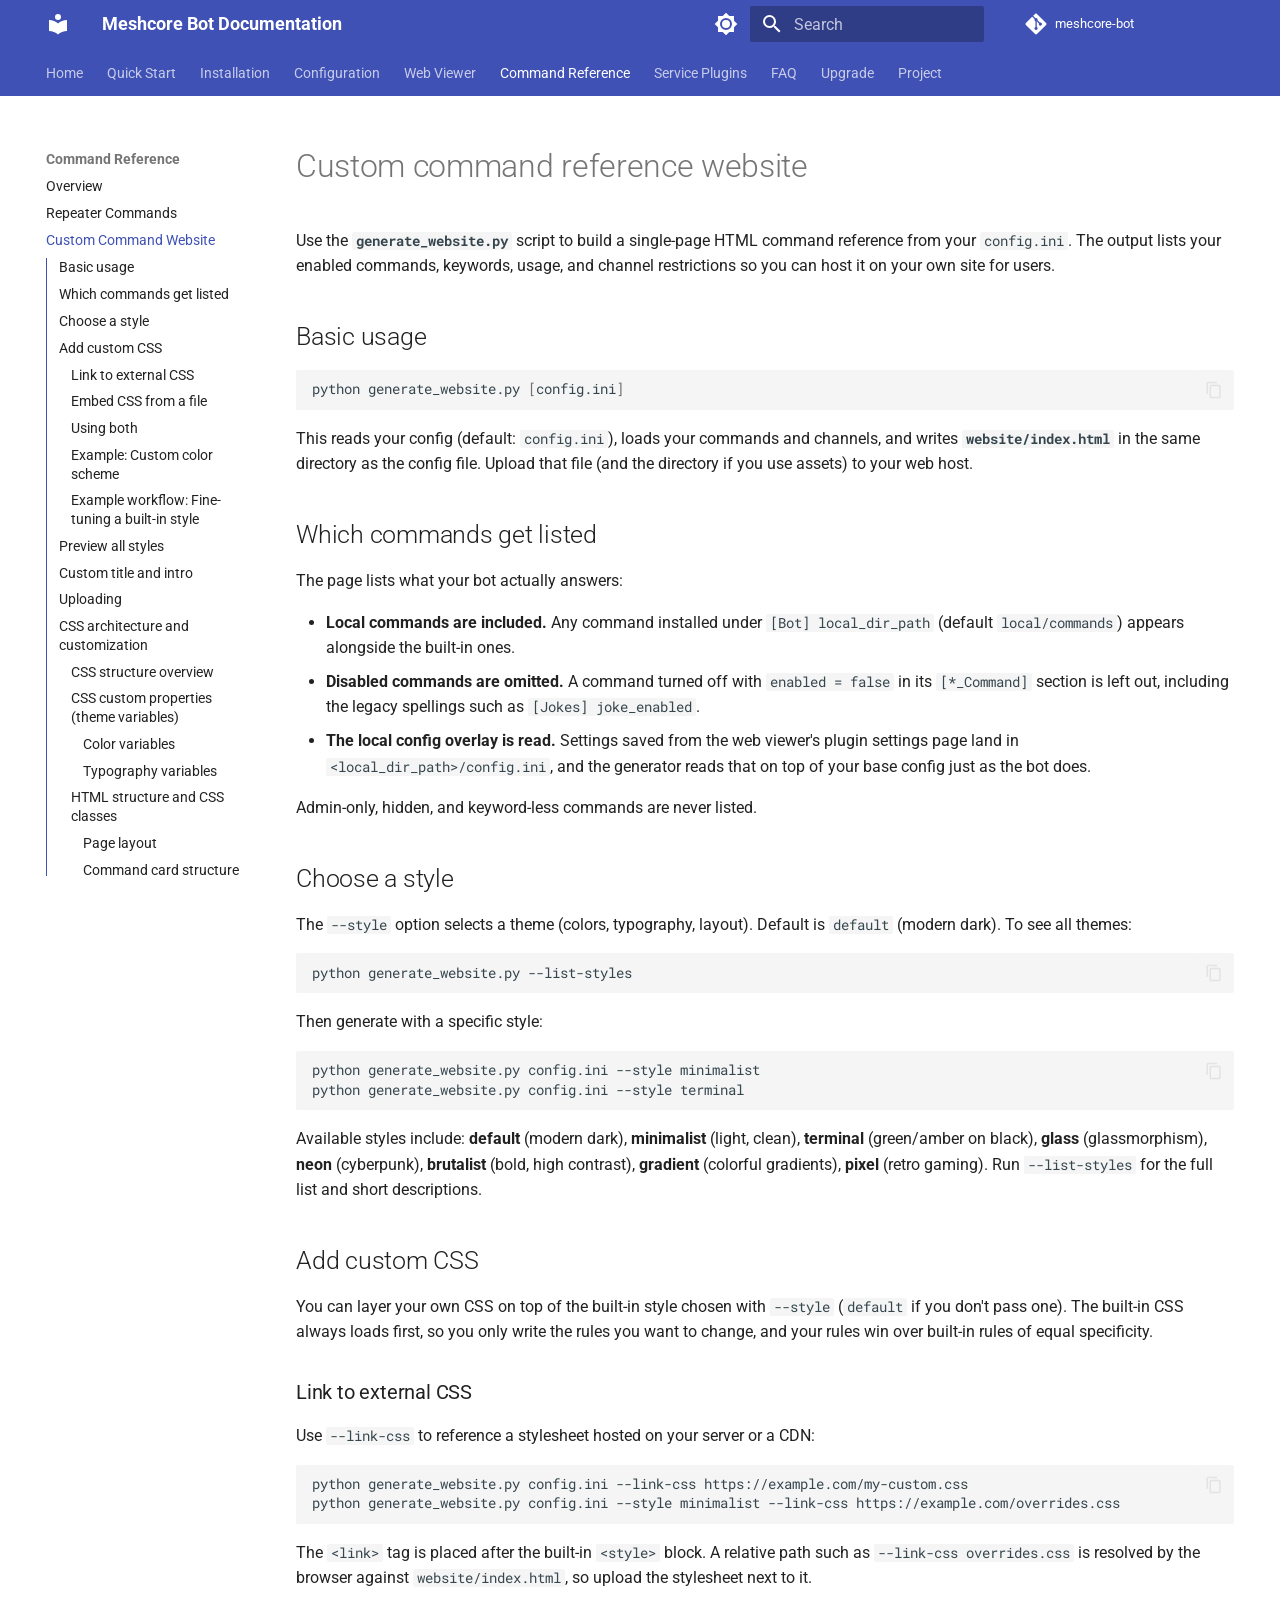
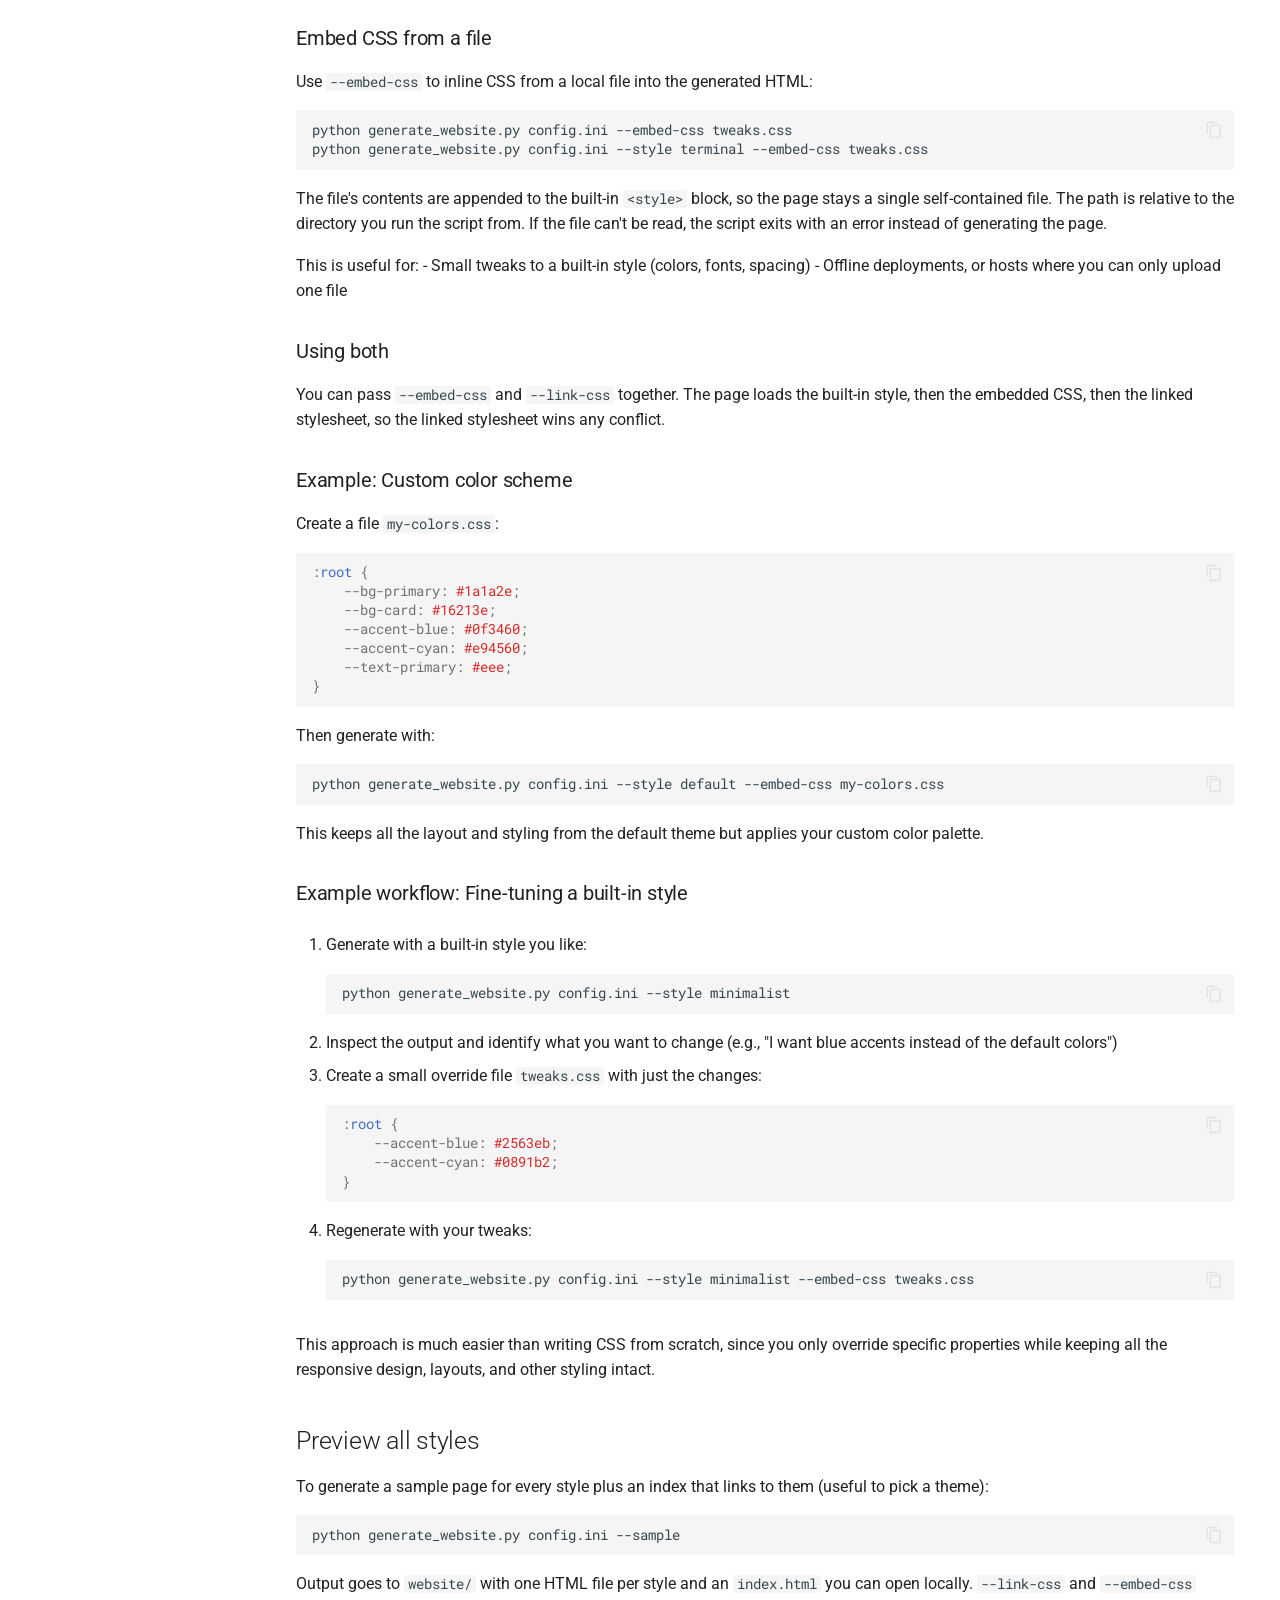
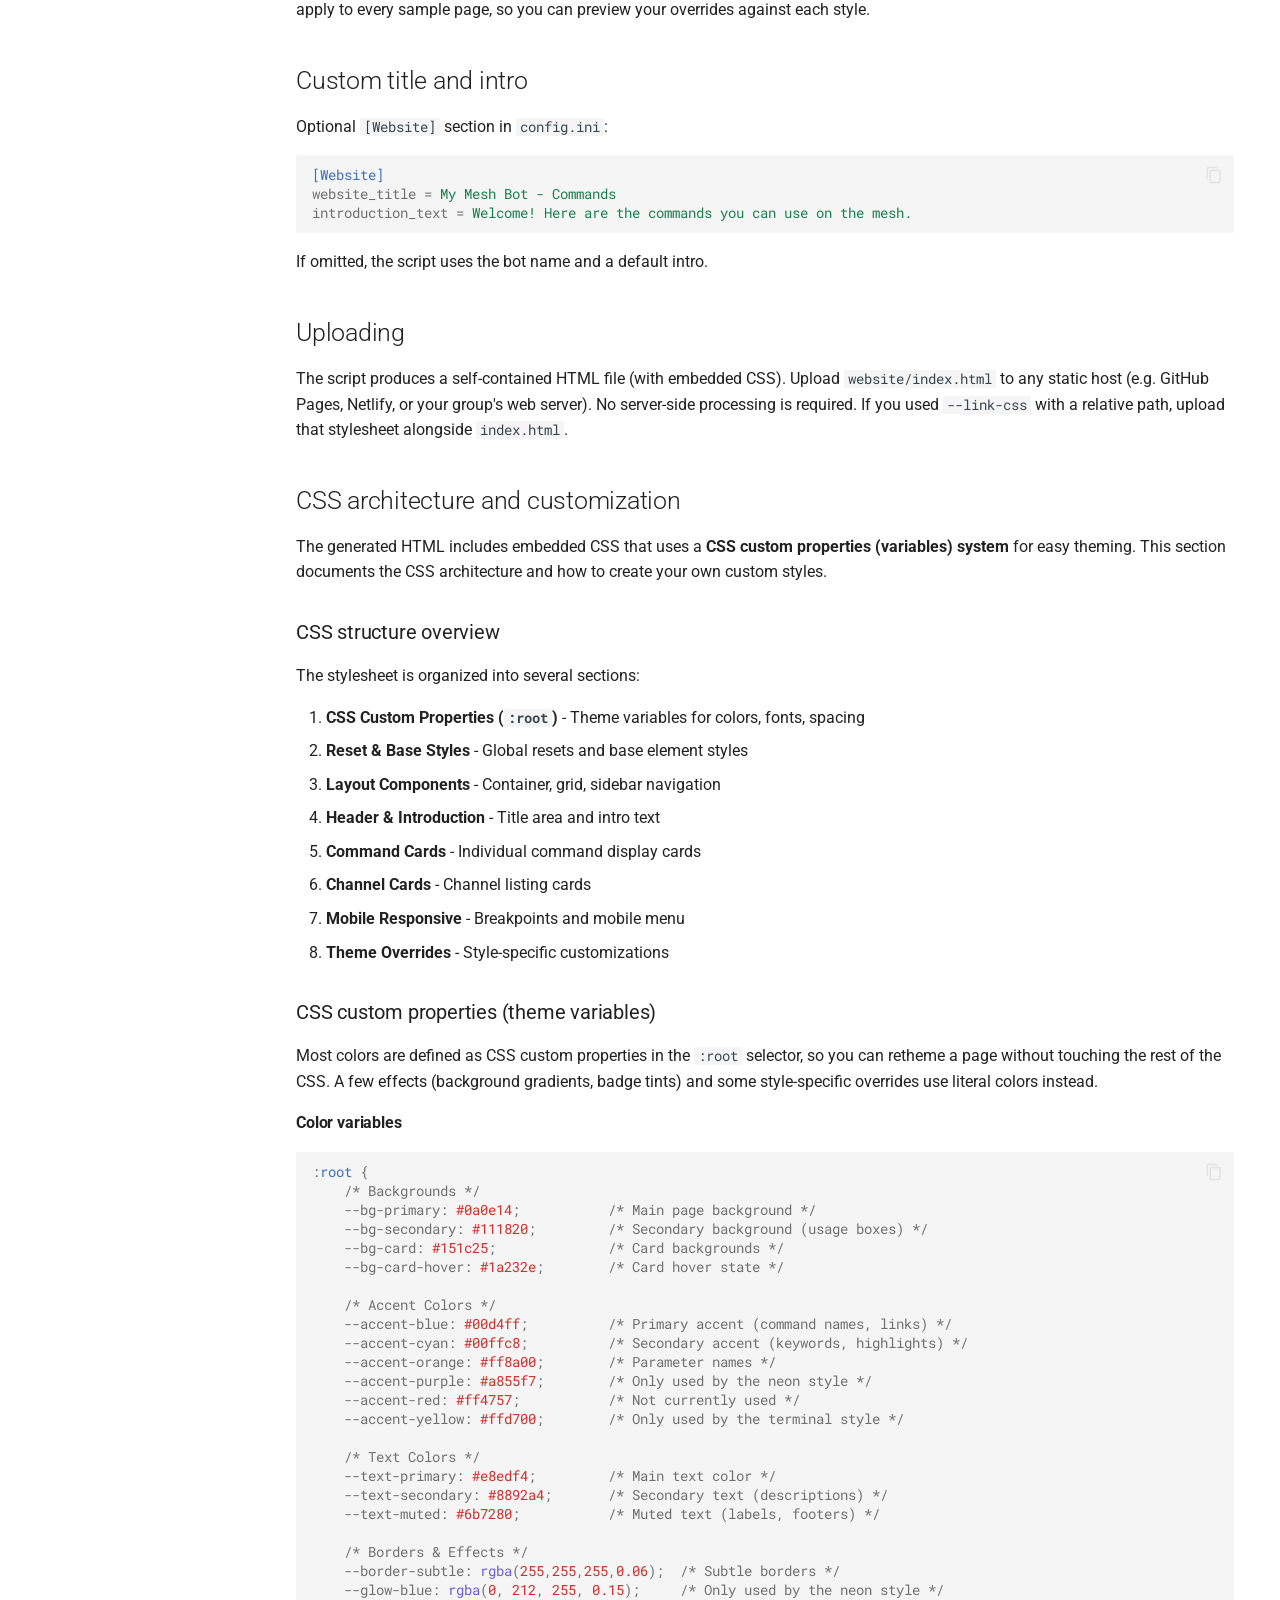
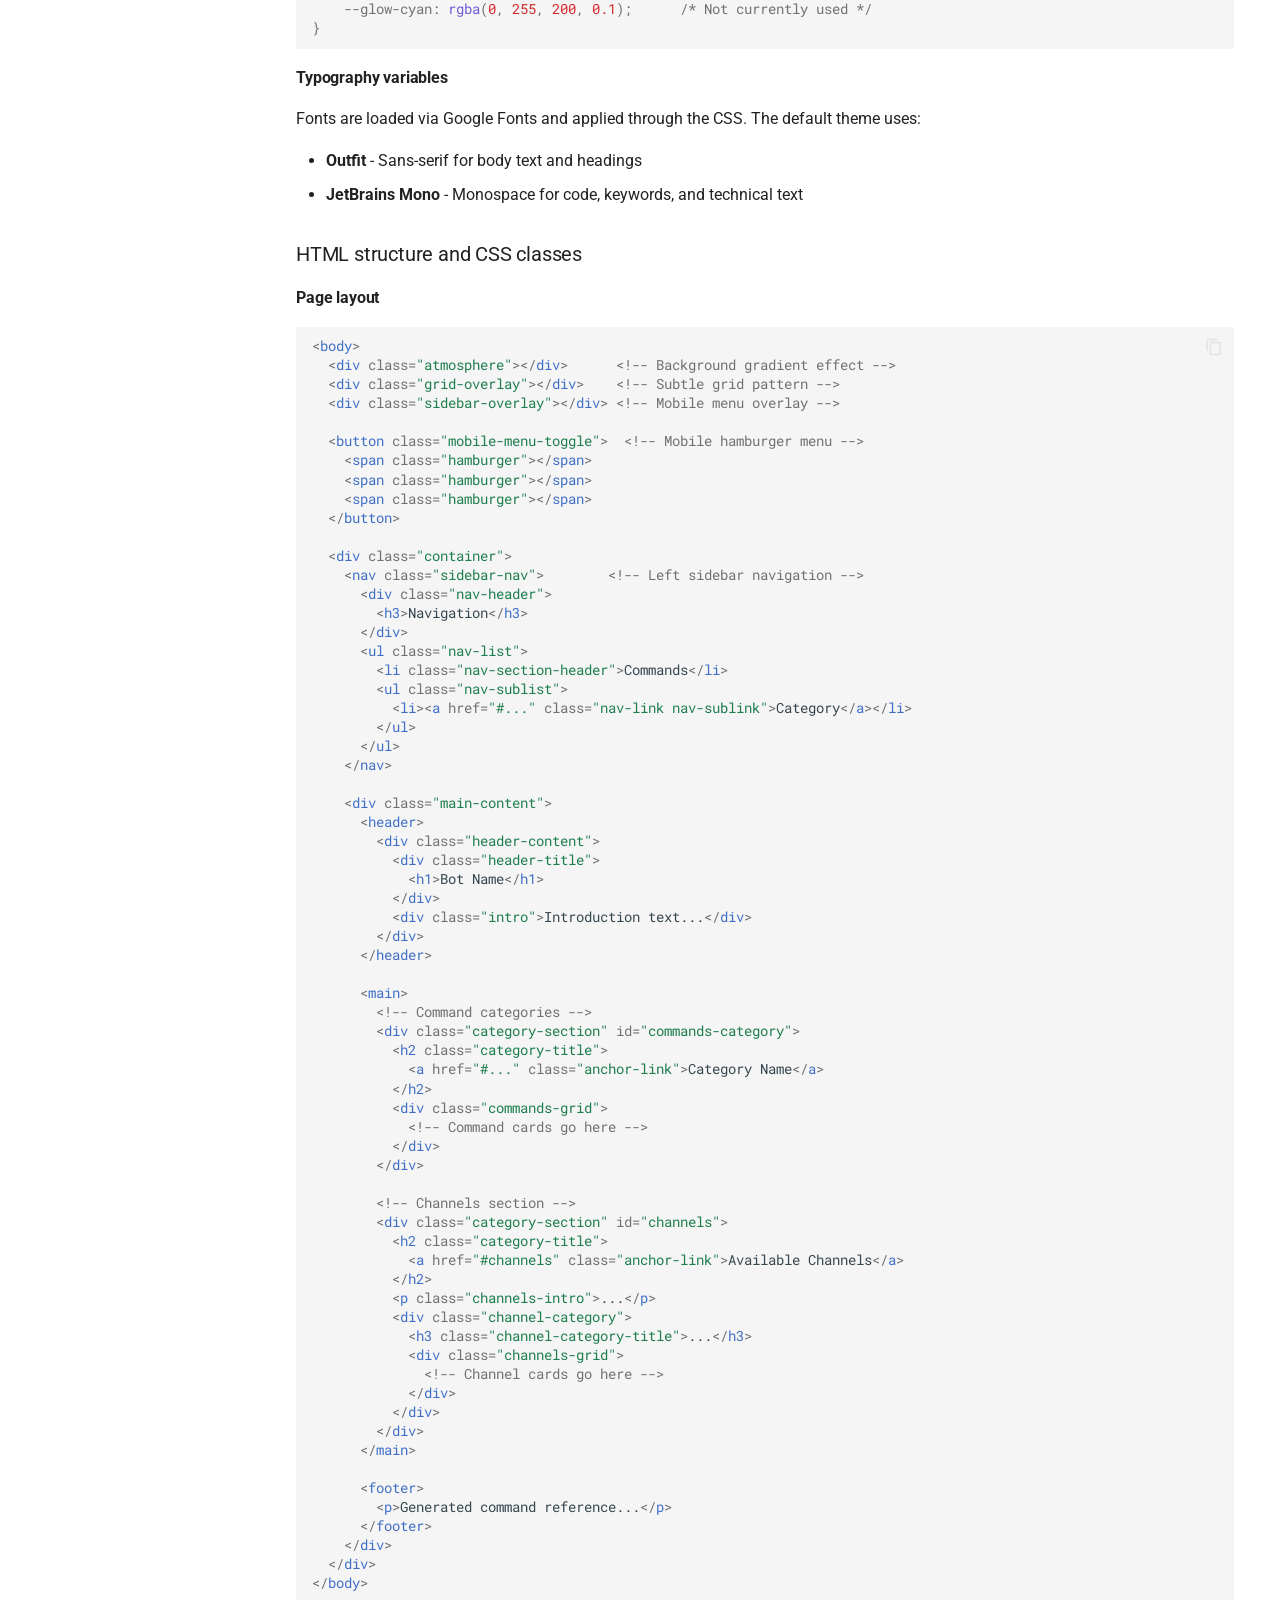
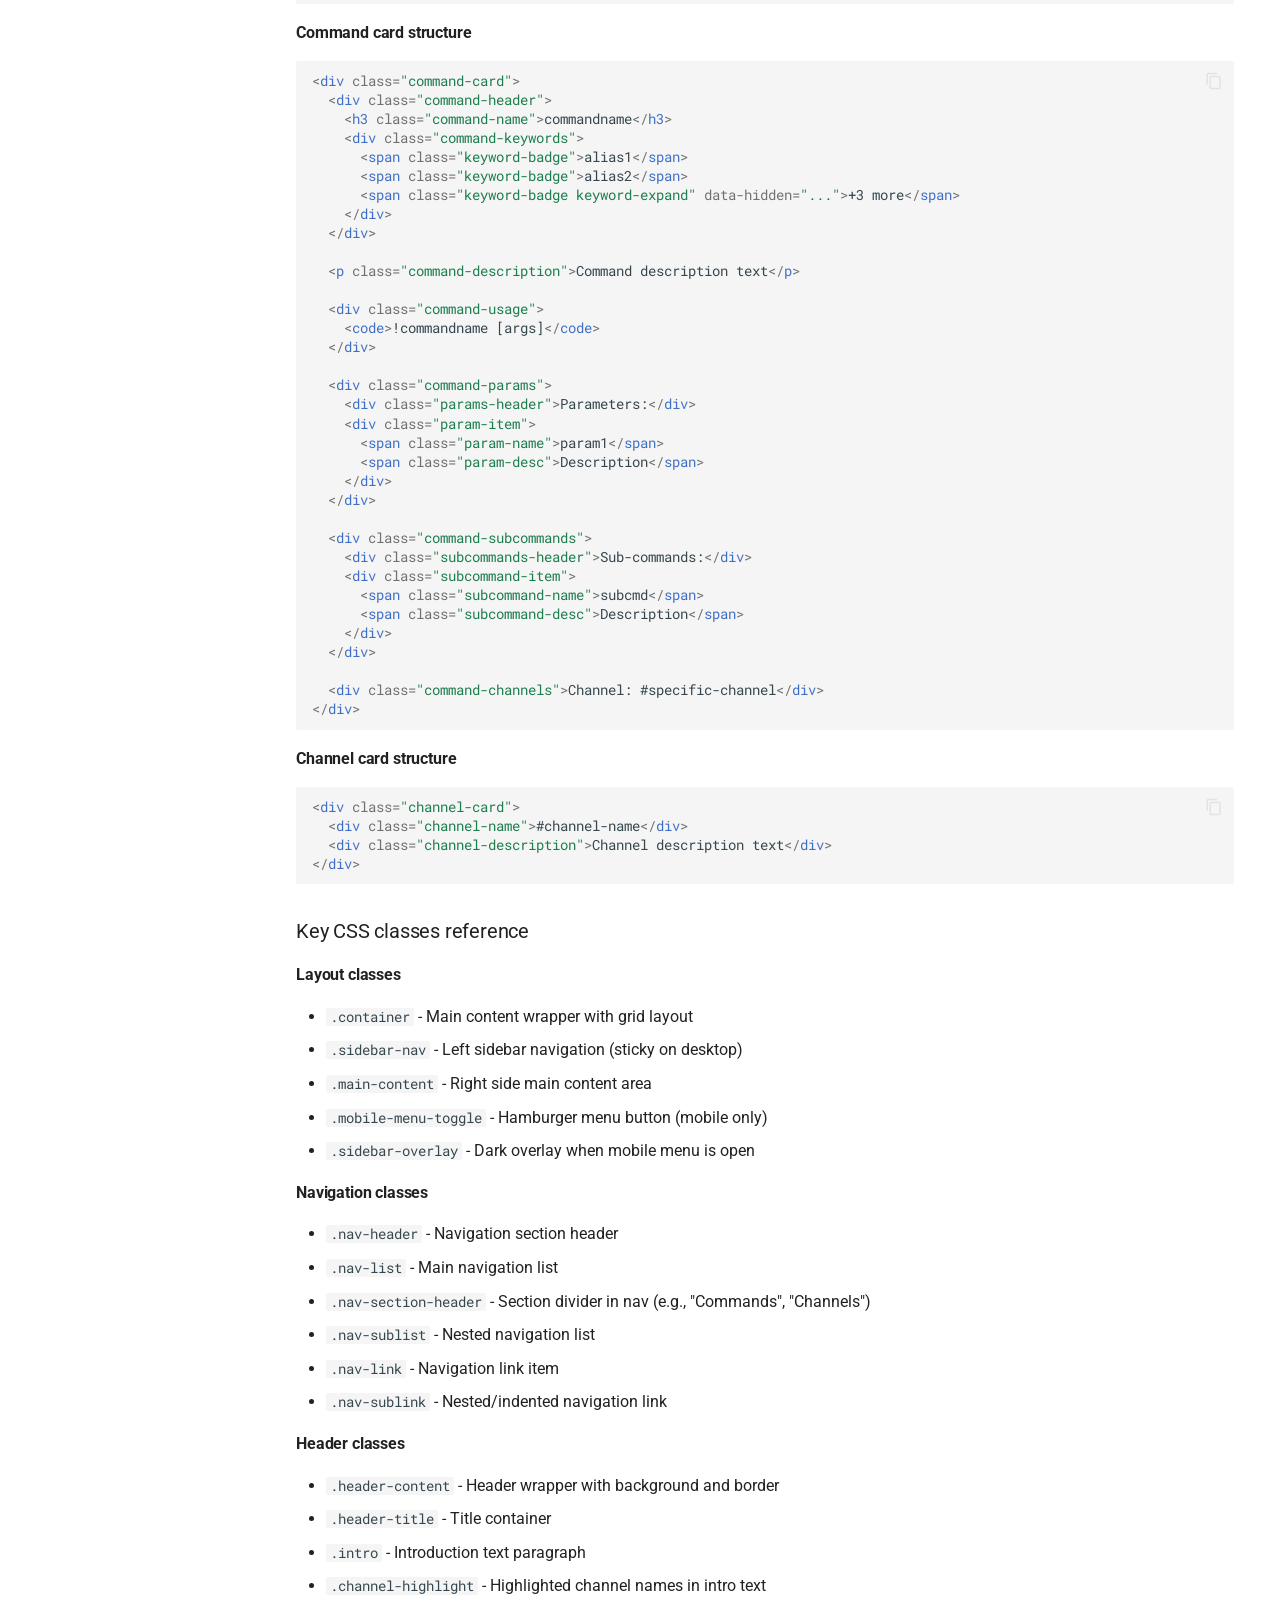
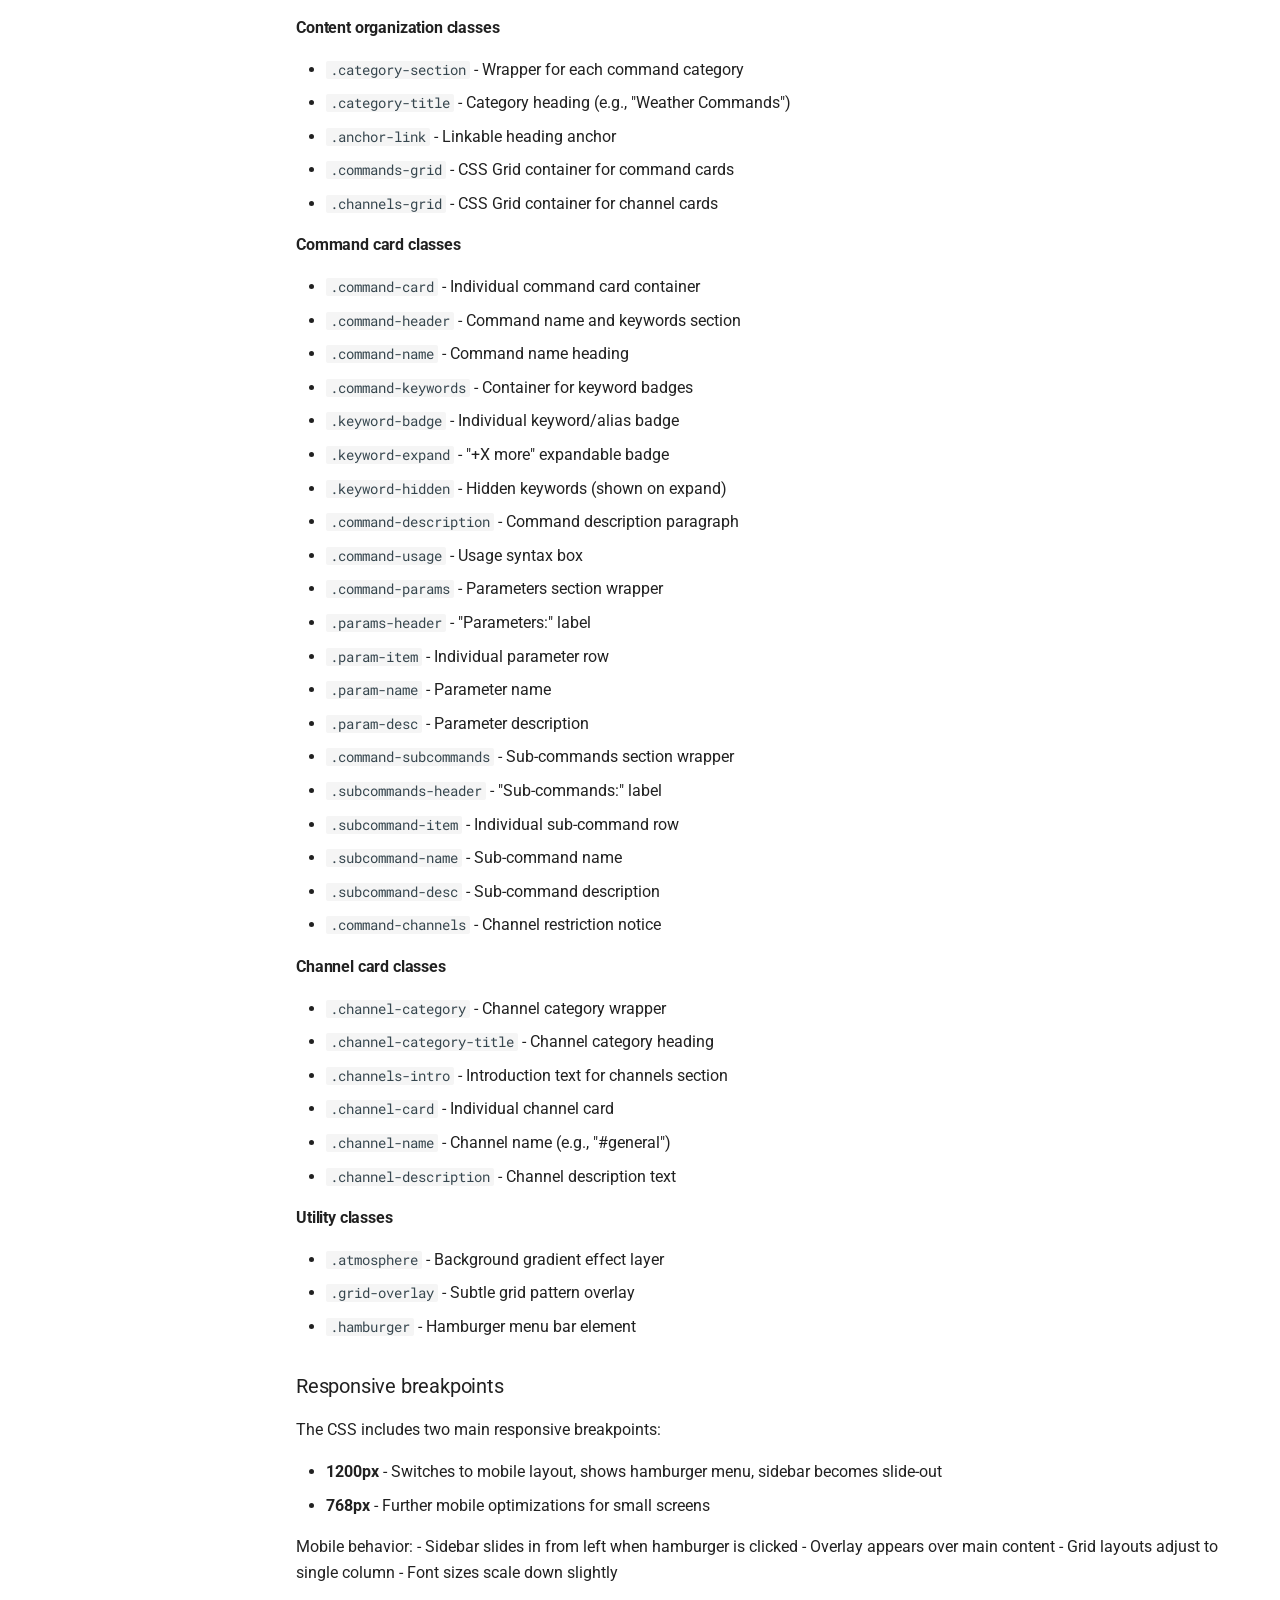
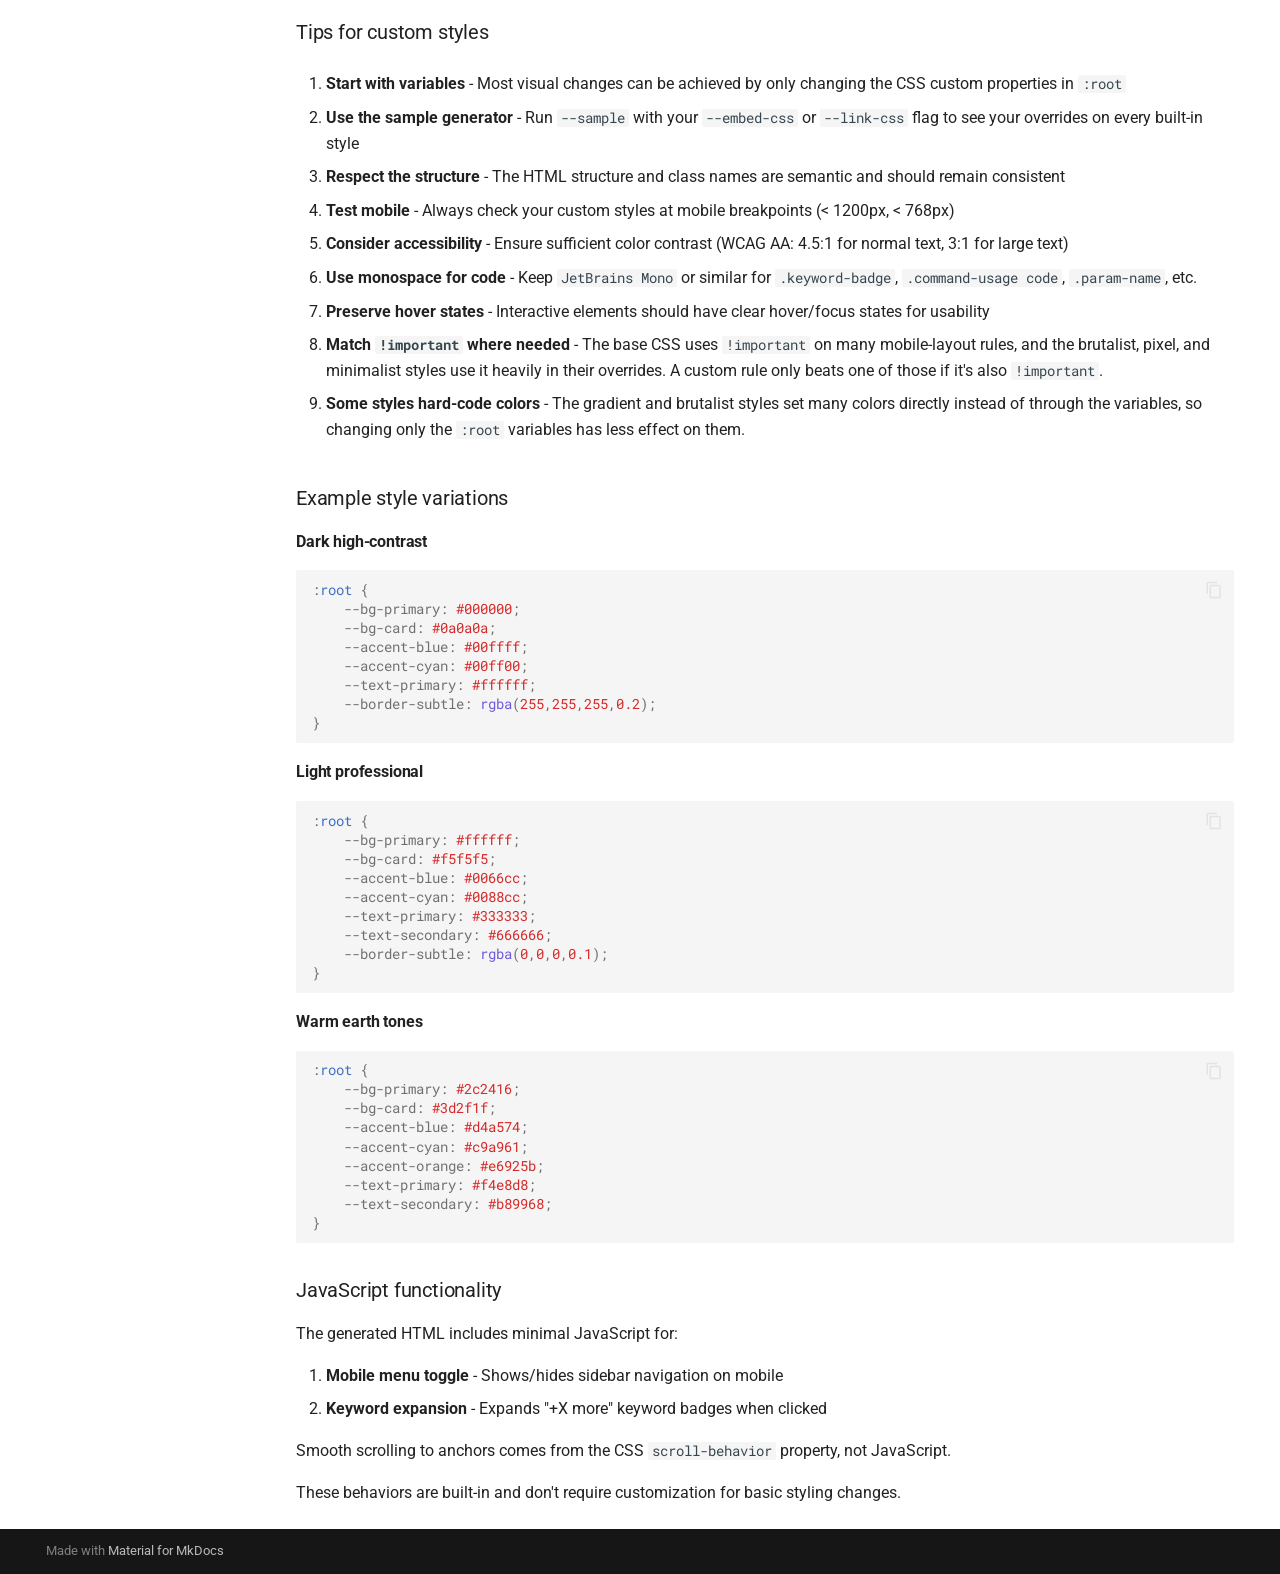
<file: command-reference-website/index.html>
<!doctype html>
<html lang="en" class="no-js">
  <head>
    
      <meta charset="utf-8">
      <meta name="viewport" content="width=device-width,initial-scale=1">
      
        <meta name="description" content="Documentation for the MeshCore bot and its services">
      
      
      
        <link rel="canonical" href="https://agessaman.github.io/meshcore-bot/command-reference-website/">
      
      
        <link rel="prev" href="../repeater-commands/">
      
      
        <link rel="next" href="../develop-command-scripts/">
      
      
        
      
      
      <link rel="icon" href="../assets/images/favicon.png">
      <meta name="generator" content="mkdocs-1.6.1, mkdocs-material-9.8.1">
    
    
      
        <title>Custom Command Website - Meshcore Bot Documentation</title>
      
    
    
      <link rel="stylesheet" href="../assets/stylesheets/main.57a0d79d.min.css">
      
        
        <link rel="stylesheet" href="../assets/stylesheets/palette.fb2fffe2.min.css">
      
      


    
    
      
    
    
      
        
        
        <link rel="preconnect" href="https://fonts.gstatic.com" crossorigin>
        <link rel="stylesheet" href="https://fonts.googleapis.com/css?family=Roboto:300,300i,400,400i,700,700i%7CRoboto+Mono:400,400i,700,700i&display=fallback">
        <style>:root{--md-text-font:"Roboto";--md-code-font:"Roboto Mono"}</style>
      
    
    
    <script>__md_scope=new URL("..",location),__md_hash=e=>[...e].reduce(((e,_)=>(e<<5)-e+_.charCodeAt(0)),0),__md_get=(e,_=localStorage,t=__md_scope)=>JSON.parse(_.getItem(t.pathname+"."+e)),__md_set=(e,_,t=localStorage,a=__md_scope)=>{try{t.setItem(a.pathname+"."+e,JSON.stringify(_))}catch(e){}}</script>
    
      

    
    
  </head>
  
  
    
    
      
    
    
    
    
    <body dir="ltr" data-md-color-scheme="default" data-md-color-primary="indigo" data-md-color-accent="cyan">
  
    
    <input class="md-toggle" data-md-toggle="drawer" type="checkbox" id="__drawer" autocomplete="off">
    <input class="md-toggle" data-md-toggle="search" type="checkbox" id="__search" autocomplete="off">
    <label class="md-overlay" for="__drawer"></label>
    <div data-md-component="skip">
      
        
        <a href="#custom-command-reference-website" class="md-skip">
          Skip to content
        </a>
      
    </div>
    <div data-md-component="announce">
      
    </div>
    
    
      

<header class="md-header" data-md-component="header">
  <nav class="md-header__inner md-grid" aria-label="Header">
    <a href=".." title="Meshcore Bot Documentation" class="md-header__button md-logo" aria-label="Meshcore Bot Documentation" data-md-component="logo">
      
  
  <svg xmlns="http://www.w3.org/2000/svg" viewBox="0 0 24 24"><path d="M12 8a3 3 0 0 0 3-3 3 3 0 0 0-3-3 3 3 0 0 0-3 3 3 3 0 0 0 3 3m0 3.54C9.64 9.35 6.5 8 3 8v11c3.5 0 6.64 1.35 9 3.54 2.36-2.19 5.5-3.54 9-3.54V8c-3.5 0-6.64 1.35-9 3.54"/></svg>

    </a>
    <label class="md-header__button md-icon" for="__drawer">
      
      <svg xmlns="http://www.w3.org/2000/svg" viewBox="0 0 24 24"><path d="M3 6h18v2H3zm0 5h18v2H3zm0 5h18v2H3z"/></svg>
    </label>
    <div class="md-header__title" data-md-component="header-title">
      <div class="md-header__ellipsis">
        <div class="md-header__topic">
          <span class="md-ellipsis">
            Meshcore Bot Documentation
          </span>
        </div>
        <div class="md-header__topic" data-md-component="header-topic">
          <span class="md-ellipsis">
            
              Custom Command Website
            
          </span>
        </div>
      </div>
    </div>
    
      
        <form class="md-header__option" data-md-component="palette">
  
    
    
    
    <input class="md-option" data-md-color-media="" data-md-color-scheme="default" data-md-color-primary="indigo" data-md-color-accent="cyan"  aria-label="Switch to dark mode"  type="radio" name="__palette" id="__palette_0">
    
      <label class="md-header__button md-icon" title="Switch to dark mode" for="__palette_1" hidden>
        <svg xmlns="http://www.w3.org/2000/svg" viewBox="0 0 24 24"><path d="M12 8a4 4 0 0 0-4 4 4 4 0 0 0 4 4 4 4 0 0 0 4-4 4 4 0 0 0-4-4m0 10a6 6 0 0 1-6-6 6 6 0 0 1 6-6 6 6 0 0 1 6 6 6 6 0 0 1-6 6m8-9.31V4h-4.69L12 .69 8.69 4H4v4.69L.69 12 4 15.31V20h4.69L12 23.31 15.31 20H20v-4.69L23.31 12z"/></svg>
      </label>
    
  
    
    
    
    <input class="md-option" data-md-color-media="" data-md-color-scheme="slate" data-md-color-primary="indigo" data-md-color-accent="cyan"  aria-label="Switch to light mode"  type="radio" name="__palette" id="__palette_1">
    
      <label class="md-header__button md-icon" title="Switch to light mode" for="__palette_0" hidden>
        <svg xmlns="http://www.w3.org/2000/svg" viewBox="0 0 24 24"><path d="M12 18c-.89 0-1.74-.2-2.5-.55C11.56 16.5 13 14.42 13 12s-1.44-4.5-3.5-5.45C10.26 6.2 11.11 6 12 6a6 6 0 0 1 6 6 6 6 0 0 1-6 6m8-9.31V4h-4.69L12 .69 8.69 4H4v4.69L.69 12 4 15.31V20h4.69L12 23.31 15.31 20H20v-4.69L23.31 12z"/></svg>
      </label>
    
  
</form>
      
    
    
      <script>var palette=__md_get("__palette");if(palette&&palette.color){if("(prefers-color-scheme)"===palette.color.media){var media=matchMedia("(prefers-color-scheme: light)"),input=document.querySelector(media.matches?"[data-md-color-media='(prefers-color-scheme: light)']":"[data-md-color-media='(prefers-color-scheme: dark)']");palette.color.media=input.getAttribute("data-md-color-media"),palette.color.scheme=input.getAttribute("data-md-color-scheme"),palette.color.primary=input.getAttribute("data-md-color-primary"),palette.color.accent=input.getAttribute("data-md-color-accent")}for(var[key,value]of Object.entries(palette.color))document.body.setAttribute("data-md-color-"+key,value)}</script>
    
    
    
      
      
        <label class="md-header__button md-icon" for="__search">
          
          <svg xmlns="http://www.w3.org/2000/svg" viewBox="0 0 24 24"><path d="M9.5 3A6.5 6.5 0 0 1 16 9.5c0 1.61-.59 3.09-1.56 4.23l.27.27h.79l5 5-1.5 1.5-5-5v-.79l-.27-.27A6.52 6.52 0 0 1 9.5 16 6.5 6.5 0 0 1 3 9.5 6.5 6.5 0 0 1 9.5 3m0 2C7 5 5 7 5 9.5S7 14 9.5 14 14 12 14 9.5 12 5 9.5 5"/></svg>
        </label>
        <div class="md-search" data-md-component="search" role="dialog">
  <label class="md-search__overlay" for="__search"></label>
  <div class="md-search__inner" role="search">
    <form class="md-search__form" name="search">
      <input type="text" class="md-search__input" name="query" aria-label="Search" placeholder="Search" autocapitalize="off" autocorrect="off" autocomplete="off" spellcheck="false" data-md-component="search-query" required>
      <label class="md-search__icon md-icon" for="__search">
        
        <svg xmlns="http://www.w3.org/2000/svg" viewBox="0 0 24 24"><path d="M9.5 3A6.5 6.5 0 0 1 16 9.5c0 1.61-.59 3.09-1.56 4.23l.27.27h.79l5 5-1.5 1.5-5-5v-.79l-.27-.27A6.52 6.52 0 0 1 9.5 16 6.5 6.5 0 0 1 3 9.5 6.5 6.5 0 0 1 9.5 3m0 2C7 5 5 7 5 9.5S7 14 9.5 14 14 12 14 9.5 12 5 9.5 5"/></svg>
        
        <svg xmlns="http://www.w3.org/2000/svg" viewBox="0 0 24 24"><path d="M20 11v2H8l5.5 5.5-1.42 1.42L4.16 12l7.92-7.92L13.5 5.5 8 11z"/></svg>
      </label>
      <nav class="md-search__options" aria-label="Search">
        
        <button type="reset" class="md-search__icon md-icon" title="Clear" aria-label="Clear" tabindex="-1">
          
          <svg xmlns="http://www.w3.org/2000/svg" viewBox="0 0 24 24"><path d="M19 6.41 17.59 5 12 10.59 6.41 5 5 6.41 10.59 12 5 17.59 6.41 19 12 13.41 17.59 19 19 17.59 13.41 12z"/></svg>
        </button>
      </nav>
      
    </form>
    <div class="md-search__output">
      <div class="md-search__scrollwrap" tabindex="0" data-md-scrollfix>
        <div class="md-search-result" data-md-component="search-result">
          <div class="md-search-result__meta">
            Initializing search
          </div>
          <ol class="md-search-result__list" role="presentation"></ol>
        </div>
      </div>
    </div>
  </div>
</div>
      
    
    
      <div class="md-header__source">
        <a href="https://github.com/agessaman/meshcore-bot" title="Go to repository" class="md-source" data-md-component="source">
  <div class="md-source__icon md-icon">
    
    <svg xmlns="http://www.w3.org/2000/svg" viewBox="0 0 448 512"><!--! Font Awesome Free 7.1.0 by @fontawesome - https://fontawesome.com License - https://fontawesome.com/license/free (Icons: CC BY 4.0, Fonts: SIL OFL 1.1, Code: MIT License) Copyright 2025 Fonticons, Inc.--><path d="M439.6 236.1 244 40.5c-5.4-5.5-12.8-8.5-20.4-8.5s-15 3-20.4 8.4L162.5 81l51.5 51.5c27.1-9.1 52.7 16.8 43.4 43.7l49.7 49.7c34.2-11.8 61.2 31 35.5 56.7-26.5 26.5-70.2-2.9-56-37.3L240.3 199v121.9c25.3 12.5 22.3 41.8 9.1 55-6.4 6.4-15.2 10.1-24.3 10.1s-17.8-3.6-24.3-10.1c-17.6-17.6-11.1-46.9 11.2-56v-123c-20.8-8.5-24.6-30.7-18.6-45L142.6 101 8.5 235.1C3 240.6 0 247.9 0 255.5s3 15 8.5 20.4l195.6 195.7c5.4 5.4 12.7 8.4 20.4 8.4s15-3 20.4-8.4l194.7-194.7c5.4-5.4 8.4-12.8 8.4-20.4s-3-15-8.4-20.4"/></svg>
  </div>
  <div class="md-source__repository">
    meshcore-bot
  </div>
</a>
      </div>
    
  </nav>
  
</header>
    
    <div class="md-container" data-md-component="container">
      
      
        
          
            
<nav class="md-tabs" aria-label="Tabs" data-md-component="tabs">
  <div class="md-grid">
    <ul class="md-tabs__list">
      
        
  
  
  
  
    <li class="md-tabs__item">
      <a href=".." class="md-tabs__link">
        
  
  
    
  
  Home

      </a>
    </li>
  

      
        
  
  
  
  
    <li class="md-tabs__item">
      <a href="../getting-started/" class="md-tabs__link">
        
  
  
    
  
  Quick Start

      </a>
    </li>
  

      
        
  
  
  
  
    
    
      <li class="md-tabs__item">
        <a href="../installation/" class="md-tabs__link">
          
  
  
  Installation

        </a>
      </li>
    
  

      
        
  
  
  
  
    
    
      <li class="md-tabs__item">
        <a href="../configuration/" class="md-tabs__link">
          
  
  
  Configuration

        </a>
      </li>
    
  

      
        
  
  
  
  
    <li class="md-tabs__item">
      <a href="../web-viewer/" class="md-tabs__link">
        
  
  
    
  
  Web Viewer

      </a>
    </li>
  

      
        
  
  
  
    
  
  
    
    
      <li class="md-tabs__item md-tabs__item--active">
        <a href="../command-reference/" class="md-tabs__link">
          
  
  
  Command Reference

        </a>
      </li>
    
  

      
        
  
  
  
  
    
    
      <li class="md-tabs__item">
        <a href="../service-plugins/" class="md-tabs__link">
          
  
  
  Service Plugins

        </a>
      </li>
    
  

      
        
  
  
  
  
    <li class="md-tabs__item">
      <a href="../faq/" class="md-tabs__link">
        
  
  
    
  
  FAQ

      </a>
    </li>
  

      
        
  
  
  
  
    <li class="md-tabs__item">
      <a href="../upgrade/" class="md-tabs__link">
        
  
  
    
  
  Upgrade

      </a>
    </li>
  

      
        
  
  
  
  
    
    
      <li class="md-tabs__item">
        <a href="../solar-conditions-provenance/" class="md-tabs__link">
          
  
  
  Project

        </a>
      </li>
    
  

      
    </ul>
  </div>
</nav>
          
        
      
      <main class="md-main" data-md-component="main">
        <div class="md-main__inner md-grid">
          
            
              
              <div class="md-sidebar md-sidebar--primary" data-md-component="sidebar" data-md-type="navigation" >
                <div class="md-sidebar__scrollwrap">
                  <div class="md-sidebar__inner">
                    


  


  

<nav class="md-nav md-nav--primary md-nav--lifted md-nav--integrated" aria-label="Navigation" data-md-level="0">
  <label class="md-nav__title" for="__drawer">
    <a href=".." title="Meshcore Bot Documentation" class="md-nav__button md-logo" aria-label="Meshcore Bot Documentation" data-md-component="logo">
      
  
  <svg xmlns="http://www.w3.org/2000/svg" viewBox="0 0 24 24"><path d="M12 8a3 3 0 0 0 3-3 3 3 0 0 0-3-3 3 3 0 0 0-3 3 3 3 0 0 0 3 3m0 3.54C9.64 9.35 6.5 8 3 8v11c3.5 0 6.64 1.35 9 3.54 2.36-2.19 5.5-3.54 9-3.54V8c-3.5 0-6.64 1.35-9 3.54"/></svg>

    </a>
    Meshcore Bot Documentation
  </label>
  
    <div class="md-nav__source">
      <a href="https://github.com/agessaman/meshcore-bot" title="Go to repository" class="md-source" data-md-component="source">
  <div class="md-source__icon md-icon">
    
    <svg xmlns="http://www.w3.org/2000/svg" viewBox="0 0 448 512"><!--! Font Awesome Free 7.1.0 by @fontawesome - https://fontawesome.com License - https://fontawesome.com/license/free (Icons: CC BY 4.0, Fonts: SIL OFL 1.1, Code: MIT License) Copyright 2025 Fonticons, Inc.--><path d="M439.6 236.1 244 40.5c-5.4-5.5-12.8-8.5-20.4-8.5s-15 3-20.4 8.4L162.5 81l51.5 51.5c27.1-9.1 52.7 16.8 43.4 43.7l49.7 49.7c34.2-11.8 61.2 31 35.5 56.7-26.5 26.5-70.2-2.9-56-37.3L240.3 199v121.9c25.3 12.5 22.3 41.8 9.1 55-6.4 6.4-15.2 10.1-24.3 10.1s-17.8-3.6-24.3-10.1c-17.6-17.6-11.1-46.9 11.2-56v-123c-20.8-8.5-24.6-30.7-18.6-45L142.6 101 8.5 235.1C3 240.6 0 247.9 0 255.5s3 15 8.5 20.4l195.6 195.7c5.4 5.4 12.7 8.4 20.4 8.4s15-3 20.4-8.4l194.7-194.7c5.4-5.4 8.4-12.8 8.4-20.4s-3-15-8.4-20.4"/></svg>
  </div>
  <div class="md-source__repository">
    meshcore-bot
  </div>
</a>
    </div>
  
  <ul class="md-nav__list" data-md-scrollfix>
    
      
      
  
  
  
  
    <li class="md-nav__item">
      <a href=".." class="md-nav__link">
        
  
  
  <span class="md-ellipsis">
    
  
    Home
  

    
  </span>
  
  

      </a>
    </li>
  

    
      
      
  
  
  
  
    <li class="md-nav__item">
      <a href="../getting-started/" class="md-nav__link">
        
  
  
  <span class="md-ellipsis">
    
  
    Quick Start
  

    
  </span>
  
  

      </a>
    </li>
  

    
      
      
  
  
  
  
    
    
    
    
      
      
        
      
    
    
    <li class="md-nav__item md-nav__item--nested">
      
        
        
        <input class="md-nav__toggle md-toggle " type="checkbox" id="__nav_3" >
        
          
          <label class="md-nav__link" for="__nav_3" id="__nav_3_label" tabindex="0">
            
  
  
  <span class="md-ellipsis">
    
  
    Installation
  

    
  </span>
  
  

            <span class="md-nav__icon md-icon"></span>
          </label>
        
        <nav class="md-nav" data-md-level="1" aria-labelledby="__nav_3_label" aria-expanded="false">
          <label class="md-nav__title" for="__nav_3">
            <span class="md-nav__icon md-icon"></span>
            
  
    Installation
  

          </label>
          <ul class="md-nav__list" data-md-scrollfix>
            
              
                
  
  
  
  
    <li class="md-nav__item">
      <a href="../installation/" class="md-nav__link">
        
  
  
  <span class="md-ellipsis">
    
  
    Overview
  

    
  </span>
  
  

      </a>
    </li>
  

              
            
              
                
  
  
  
  
    <li class="md-nav__item">
      <a href="../docker/" class="md-nav__link">
        
  
  
  <span class="md-ellipsis">
    
  
    Docker
  

    
  </span>
  
  

      </a>
    </li>
  

              
            
              
                
  
  
  
  
    <li class="md-nav__item">
      <a href="../service-installation/" class="md-nav__link">
        
  
  
  <span class="md-ellipsis">
    
  
    Service
  

    
  </span>
  
  

      </a>
    </li>
  

              
            
          </ul>
        </nav>
      
    </li>
  

    
      
      
  
  
  
  
    
    
    
    
      
      
        
      
    
    
    <li class="md-nav__item md-nav__item--nested">
      
        
        
        <input class="md-nav__toggle md-toggle " type="checkbox" id="__nav_4" >
        
          
          <label class="md-nav__link" for="__nav_4" id="__nav_4_label" tabindex="0">
            
  
  
  <span class="md-ellipsis">
    
  
    Configuration
  

    
  </span>
  
  

            <span class="md-nav__icon md-icon"></span>
          </label>
        
        <nav class="md-nav" data-md-level="1" aria-labelledby="__nav_4_label" aria-expanded="false">
          <label class="md-nav__title" for="__nav_4">
            <span class="md-nav__icon md-icon"></span>
            
  
    Configuration
  

          </label>
          <ul class="md-nav__list" data-md-scrollfix>
            
              
                
  
  
  
  
    <li class="md-nav__item">
      <a href="../configuration/" class="md-nav__link">
        
  
  
  <span class="md-ellipsis">
    
  
    Overview
  

    
  </span>
  
  

      </a>
    </li>
  

              
            
              
                
  
  
  
  
    <li class="md-nav__item">
      <a href="../data-retention/" class="md-nav__link">
        
  
  
  <span class="md-ellipsis">
    
  
    Data retention
  

    
  </span>
  
  

      </a>
    </li>
  

              
            
              
                
  
  
  
  
    <li class="md-nav__item">
      <a href="../local-plugins/" class="md-nav__link">
        
  
  
  <span class="md-ellipsis">
    
  
    Local plugins and services
  

    
  </span>
  
  

      </a>
    </li>
  

              
            
              
                
  
  
  
  
    <li class="md-nav__item">
      <a href="../checkin-api/" class="md-nav__link">
        
  
  
  <span class="md-ellipsis">
    
  
    Check-in API
  

    
  </span>
  
  

      </a>
    </li>
  

              
            
              
                
  
  
  
  
    <li class="md-nav__item">
      <a href="../path-command-config/" class="md-nav__link">
        
  
  
  <span class="md-ellipsis">
    
  
    Path Command
  

    
  </span>
  
  

      </a>
    </li>
  

              
            
              
                
  
  
  
  
    <li class="md-nav__item">
      <a href="../config-validation/" class="md-nav__link">
        
  
  
  <span class="md-ellipsis">
    
  
    Config validation
  

    
  </span>
  
  

      </a>
    </li>
  

              
            
              
                
  
  
  
  
    <li class="md-nav__item">
      <a href="../region-warnings/" class="md-nav__link">
        
  
  
  <span class="md-ellipsis">
    
  
    Region warnings
  

    
  </span>
  
  

      </a>
    </li>
  

              
            
          </ul>
        </nav>
      
    </li>
  

    
      
      
  
  
  
  
    <li class="md-nav__item">
      <a href="../web-viewer/" class="md-nav__link">
        
  
  
  <span class="md-ellipsis">
    
  
    Web Viewer
  

    
  </span>
  
  

      </a>
    </li>
  

    
      
      
  
  
    
  
  
  
    
    
    
    
      
        
        
      
      
        
      
    
    
    <li class="md-nav__item md-nav__item--active md-nav__item--section md-nav__item--nested">
      
        
        
        <input class="md-nav__toggle md-toggle " type="checkbox" id="__nav_6" checked>
        
          
          <label class="md-nav__link" for="__nav_6" id="__nav_6_label" tabindex="">
            
  
  
  <span class="md-ellipsis">
    
  
    Command Reference
  

    
  </span>
  
  

            <span class="md-nav__icon md-icon"></span>
          </label>
        
        <nav class="md-nav" data-md-level="1" aria-labelledby="__nav_6_label" aria-expanded="true">
          <label class="md-nav__title" for="__nav_6">
            <span class="md-nav__icon md-icon"></span>
            
  
    Command Reference
  

          </label>
          <ul class="md-nav__list" data-md-scrollfix>
            
              
                
  
  
  
  
    <li class="md-nav__item">
      <a href="../command-reference/" class="md-nav__link">
        
  
  
  <span class="md-ellipsis">
    
  
    Overview
  

    
  </span>
  
  

      </a>
    </li>
  

              
            
              
                
  
  
  
  
    <li class="md-nav__item">
      <a href="../repeater-commands/" class="md-nav__link">
        
  
  
  <span class="md-ellipsis">
    
  
    Repeater Commands
  

    
  </span>
  
  

      </a>
    </li>
  

              
            
              
                
  
  
    
  
  
  
    <li class="md-nav__item md-nav__item--active">
      
      <input class="md-nav__toggle md-toggle" type="checkbox" id="__toc">
      
      
        
      
      
        <label class="md-nav__link md-nav__link--active" for="__toc">
          
  
  
  <span class="md-ellipsis">
    
  
    Custom Command Website
  

    
  </span>
  
  

          <span class="md-nav__icon md-icon"></span>
        </label>
      
      <a href="./" class="md-nav__link md-nav__link--active">
        
  
  
  <span class="md-ellipsis">
    
  
    Custom Command Website
  

    
  </span>
  
  

      </a>
      
        

<nav class="md-nav md-nav--secondary" aria-label="Table of contents">
  
  
  
    
  
  
    <label class="md-nav__title" for="__toc">
      <span class="md-nav__icon md-icon"></span>
      Table of contents
    </label>
    <ul class="md-nav__list" data-md-component="toc" data-md-scrollfix>
      
        <li class="md-nav__item">
  <a href="#basic-usage" class="md-nav__link">
    <span class="md-ellipsis">
      
        Basic usage
      
    </span>
  </a>
  
</li>
      
        <li class="md-nav__item">
  <a href="#which-commands-get-listed" class="md-nav__link">
    <span class="md-ellipsis">
      
        Which commands get listed
      
    </span>
  </a>
  
</li>
      
        <li class="md-nav__item">
  <a href="#choose-a-style" class="md-nav__link">
    <span class="md-ellipsis">
      
        Choose a style
      
    </span>
  </a>
  
</li>
      
        <li class="md-nav__item">
  <a href="#add-custom-css" class="md-nav__link">
    <span class="md-ellipsis">
      
        Add custom CSS
      
    </span>
  </a>
  
    <nav class="md-nav" aria-label="Add custom CSS">
      <ul class="md-nav__list">
        
          <li class="md-nav__item">
  <a href="#link-to-external-css" class="md-nav__link">
    <span class="md-ellipsis">
      
        Link to external CSS
      
    </span>
  </a>
  
</li>
        
          <li class="md-nav__item">
  <a href="#embed-css-from-a-file" class="md-nav__link">
    <span class="md-ellipsis">
      
        Embed CSS from a file
      
    </span>
  </a>
  
</li>
        
          <li class="md-nav__item">
  <a href="#using-both" class="md-nav__link">
    <span class="md-ellipsis">
      
        Using both
      
    </span>
  </a>
  
</li>
        
          <li class="md-nav__item">
  <a href="#example-custom-color-scheme" class="md-nav__link">
    <span class="md-ellipsis">
      
        Example: Custom color scheme
      
    </span>
  </a>
  
</li>
        
          <li class="md-nav__item">
  <a href="#example-workflow-fine-tuning-a-built-in-style" class="md-nav__link">
    <span class="md-ellipsis">
      
        Example workflow: Fine-tuning a built-in style
      
    </span>
  </a>
  
</li>
        
      </ul>
    </nav>
  
</li>
      
        <li class="md-nav__item">
  <a href="#preview-all-styles" class="md-nav__link">
    <span class="md-ellipsis">
      
        Preview all styles
      
    </span>
  </a>
  
</li>
      
        <li class="md-nav__item">
  <a href="#custom-title-and-intro" class="md-nav__link">
    <span class="md-ellipsis">
      
        Custom title and intro
      
    </span>
  </a>
  
</li>
      
        <li class="md-nav__item">
  <a href="#uploading" class="md-nav__link">
    <span class="md-ellipsis">
      
        Uploading
      
    </span>
  </a>
  
</li>
      
        <li class="md-nav__item">
  <a href="#css-architecture-and-customization" class="md-nav__link">
    <span class="md-ellipsis">
      
        CSS architecture and customization
      
    </span>
  </a>
  
    <nav class="md-nav" aria-label="CSS architecture and customization">
      <ul class="md-nav__list">
        
          <li class="md-nav__item">
  <a href="#css-structure-overview" class="md-nav__link">
    <span class="md-ellipsis">
      
        CSS structure overview
      
    </span>
  </a>
  
</li>
        
          <li class="md-nav__item">
  <a href="#css-custom-properties-theme-variables" class="md-nav__link">
    <span class="md-ellipsis">
      
        CSS custom properties (theme variables)
      
    </span>
  </a>
  
    <nav class="md-nav" aria-label="CSS custom properties (theme variables)">
      <ul class="md-nav__list">
        
          <li class="md-nav__item">
  <a href="#color-variables" class="md-nav__link">
    <span class="md-ellipsis">
      
        Color variables
      
    </span>
  </a>
  
</li>
        
          <li class="md-nav__item">
  <a href="#typography-variables" class="md-nav__link">
    <span class="md-ellipsis">
      
        Typography variables
      
    </span>
  </a>
  
</li>
        
      </ul>
    </nav>
  
</li>
        
          <li class="md-nav__item">
  <a href="#html-structure-and-css-classes" class="md-nav__link">
    <span class="md-ellipsis">
      
        HTML structure and CSS classes
      
    </span>
  </a>
  
    <nav class="md-nav" aria-label="HTML structure and CSS classes">
      <ul class="md-nav__list">
        
          <li class="md-nav__item">
  <a href="#page-layout" class="md-nav__link">
    <span class="md-ellipsis">
      
        Page layout
      
    </span>
  </a>
  
</li>
        
          <li class="md-nav__item">
  <a href="#command-card-structure" class="md-nav__link">
    <span class="md-ellipsis">
      
        Command card structure
      
    </span>
  </a>
  
</li>
        
          <li class="md-nav__item">
  <a href="#channel-card-structure" class="md-nav__link">
    <span class="md-ellipsis">
      
        Channel card structure
      
    </span>
  </a>
  
</li>
        
      </ul>
    </nav>
  
</li>
        
          <li class="md-nav__item">
  <a href="#key-css-classes-reference" class="md-nav__link">
    <span class="md-ellipsis">
      
        Key CSS classes reference
      
    </span>
  </a>
  
    <nav class="md-nav" aria-label="Key CSS classes reference">
      <ul class="md-nav__list">
        
          <li class="md-nav__item">
  <a href="#layout-classes" class="md-nav__link">
    <span class="md-ellipsis">
      
        Layout classes
      
    </span>
  </a>
  
</li>
        
          <li class="md-nav__item">
  <a href="#navigation-classes" class="md-nav__link">
    <span class="md-ellipsis">
      
        Navigation classes
      
    </span>
  </a>
  
</li>
        
          <li class="md-nav__item">
  <a href="#header-classes" class="md-nav__link">
    <span class="md-ellipsis">
      
        Header classes
      
    </span>
  </a>
  
</li>
        
          <li class="md-nav__item">
  <a href="#content-organization-classes" class="md-nav__link">
    <span class="md-ellipsis">
      
        Content organization classes
      
    </span>
  </a>
  
</li>
        
          <li class="md-nav__item">
  <a href="#command-card-classes" class="md-nav__link">
    <span class="md-ellipsis">
      
        Command card classes
      
    </span>
  </a>
  
</li>
        
          <li class="md-nav__item">
  <a href="#channel-card-classes" class="md-nav__link">
    <span class="md-ellipsis">
      
        Channel card classes
      
    </span>
  </a>
  
</li>
        
          <li class="md-nav__item">
  <a href="#utility-classes" class="md-nav__link">
    <span class="md-ellipsis">
      
        Utility classes
      
    </span>
  </a>
  
</li>
        
      </ul>
    </nav>
  
</li>
        
          <li class="md-nav__item">
  <a href="#responsive-breakpoints" class="md-nav__link">
    <span class="md-ellipsis">
      
        Responsive breakpoints
      
    </span>
  </a>
  
</li>
        
          <li class="md-nav__item">
  <a href="#tips-for-custom-styles" class="md-nav__link">
    <span class="md-ellipsis">
      
        Tips for custom styles
      
    </span>
  </a>
  
</li>
        
          <li class="md-nav__item">
  <a href="#example-style-variations" class="md-nav__link">
    <span class="md-ellipsis">
      
        Example style variations
      
    </span>
  </a>
  
    <nav class="md-nav" aria-label="Example style variations">
      <ul class="md-nav__list">
        
          <li class="md-nav__item">
  <a href="#dark-high-contrast" class="md-nav__link">
    <span class="md-ellipsis">
      
        Dark high-contrast
      
    </span>
  </a>
  
</li>
        
          <li class="md-nav__item">
  <a href="#light-professional" class="md-nav__link">
    <span class="md-ellipsis">
      
        Light professional
      
    </span>
  </a>
  
</li>
        
          <li class="md-nav__item">
  <a href="#warm-earth-tones" class="md-nav__link">
    <span class="md-ellipsis">
      
        Warm earth tones
      
    </span>
  </a>
  
</li>
        
      </ul>
    </nav>
  
</li>
        
          <li class="md-nav__item">
  <a href="#javascript-functionality" class="md-nav__link">
    <span class="md-ellipsis">
      
        JavaScript functionality
      
    </span>
  </a>
  
</li>
        
      </ul>
    </nav>
  
</li>
      
    </ul>
  
</nav>
      
    </li>
  

              
            
              
                
  
  
  
  
    <li class="md-nav__item">
      <a href="../develop-command-scripts/" class="md-nav__link">
        
  
  
  <span class="md-ellipsis">
    
  
    Developing Commands
  

    
  </span>
  
  

      </a>
    </li>
  

              
            
          </ul>
        </nav>
      
    </li>
  

    
      
      
  
  
  
  
    
    
    
    
      
      
        
      
    
    
    <li class="md-nav__item md-nav__item--nested">
      
        
        
        <input class="md-nav__toggle md-toggle " type="checkbox" id="__nav_7" >
        
          
          <label class="md-nav__link" for="__nav_7" id="__nav_7_label" tabindex="0">
            
  
  
  <span class="md-ellipsis">
    
  
    Service Plugins
  

    
  </span>
  
  

            <span class="md-nav__icon md-icon"></span>
          </label>
        
        <nav class="md-nav" data-md-level="1" aria-labelledby="__nav_7_label" aria-expanded="false">
          <label class="md-nav__title" for="__nav_7">
            <span class="md-nav__icon md-icon"></span>
            
  
    Service Plugins
  

          </label>
          <ul class="md-nav__list" data-md-scrollfix>
            
              
                
  
  
  
  
    <li class="md-nav__item">
      <a href="../service-plugins/" class="md-nav__link">
        
  
  
  <span class="md-ellipsis">
    
  
    Overview
  

    
  </span>
  
  

      </a>
    </li>
  

              
            
              
                
  
  
  
  
    <li class="md-nav__item">
      <a href="../discord-bridge/" class="md-nav__link">
        
  
  
  <span class="md-ellipsis">
    
  
    Discord Bridge
  

    
  </span>
  
  

      </a>
    </li>
  

              
            
              
                
  
  
  
  
    <li class="md-nav__item">
      <a href="../telegram-bridge/" class="md-nav__link">
        
  
  
  <span class="md-ellipsis">
    
  
    Telegram Bridge
  

    
  </span>
  
  

      </a>
    </li>
  

              
            
              
                
  
  
  
  
    <li class="md-nav__item">
      <a href="../packet-capture/" class="md-nav__link">
        
  
  
  <span class="md-ellipsis">
    
  
    Packet Capture
  

    
  </span>
  
  

      </a>
    </li>
  

              
            
              
                
  
  
  
  
    <li class="md-nav__item">
      <a href="../map-uploader/" class="md-nav__link">
        
  
  
  <span class="md-ellipsis">
    
  
    Map Uploader
  

    
  </span>
  
  

      </a>
    </li>
  

              
            
              
                
  
  
  
  
    <li class="md-nav__item">
      <a href="../weather-service/" class="md-nav__link">
        
  
  
  <span class="md-ellipsis">
    
  
    Weather Service
  

    
  </span>
  
  

      </a>
    </li>
  

              
            
              
                
  
  
  
  
    <li class="md-nav__item">
      <a href="../earthquake-service/" class="md-nav__link">
        
  
  
  <span class="md-ellipsis">
    
  
    Earthquake Service
  

    
  </span>
  
  

      </a>
    </li>
  

              
            
              
                
  
  
  
  
    <li class="md-nav__item">
      <a href="../repeater-prefix-collision-service/" class="md-nav__link">
        
  
  
  <span class="md-ellipsis">
    
  
    Repeater Prefix Collision
  

    
  </span>
  
  

      </a>
    </li>
  

              
            
              
                
  
  
  
  
    <li class="md-nav__item">
      <a href="../worldcup/" class="md-nav__link">
        
  
  
  <span class="md-ellipsis">
    
  
    World Cup
  

    
  </span>
  
  

      </a>
    </li>
  

              
            
              
                
  
  
  
  
    <li class="md-nav__item">
      <a href="../FEEDS/" class="md-nav__link">
        
  
  
  <span class="md-ellipsis">
    
  
    Feed Management
  

    
  </span>
  
  

      </a>
    </li>
  

              
            
          </ul>
        </nav>
      
    </li>
  

    
      
      
  
  
  
  
    <li class="md-nav__item">
      <a href="../faq/" class="md-nav__link">
        
  
  
  <span class="md-ellipsis">
    
  
    FAQ
  

    
  </span>
  
  

      </a>
    </li>
  

    
      
      
  
  
  
  
    <li class="md-nav__item">
      <a href="../upgrade/" class="md-nav__link">
        
  
  
  <span class="md-ellipsis">
    
  
    Upgrade
  

    
  </span>
  
  

      </a>
    </li>
  

    
      
      
  
  
  
  
    
    
    
    
      
      
        
      
    
    
    <li class="md-nav__item md-nav__item--nested">
      
        
        
        <input class="md-nav__toggle md-toggle " type="checkbox" id="__nav_10" >
        
          
          <label class="md-nav__link" for="__nav_10" id="__nav_10_label" tabindex="0">
            
  
  
  <span class="md-ellipsis">
    
  
    Project
  

    
  </span>
  
  

            <span class="md-nav__icon md-icon"></span>
          </label>
        
        <nav class="md-nav" data-md-level="1" aria-labelledby="__nav_10_label" aria-expanded="false">
          <label class="md-nav__title" for="__nav_10">
            <span class="md-nav__icon md-icon"></span>
            
  
    Project
  

          </label>
          <ul class="md-nav__list" data-md-scrollfix>
            
              
                
  
  
  
  
    <li class="md-nav__item">
      <a href="../solar-conditions-provenance/" class="md-nav__link">
        
  
  
  <span class="md-ellipsis">
    
  
    Solar conditions provenance
  

    
  </span>
  
  

      </a>
    </li>
  

              
            
          </ul>
        </nav>
      
    </li>
  

    
  </ul>
</nav>
                  </div>
                </div>
              </div>
            
            
          
          
            <div class="md-content" data-md-component="content">
              
              <article class="md-content__inner md-typeset">
                
                  


  
  


<h1 id="custom-command-reference-website">Custom command reference website</h1>
<p>Use the <strong><code>generate_website.py</code></strong> script to build a single-page HTML command reference from your <code>config.ini</code>. The output lists your enabled commands, keywords, usage, and channel restrictions so you can host it on your own site for users.</p>
<h2 id="basic-usage">Basic usage</h2>
<div class="highlight"><pre><span></span><code><a id="__codelineno-0-1" name="__codelineno-0-1" href="#__codelineno-0-1"></a>python<span class="w"> </span>generate_website.py<span class="w"> </span><span class="o">[</span>config.ini<span class="o">]</span>
</code></pre></div>
<p>This reads your config (default: <code>config.ini</code>), loads your commands and channels, and writes <strong><code>website/index.html</code></strong> in the same directory as the config file. Upload that file (and the directory if you use assets) to your web host.</p>
<h2 id="which-commands-get-listed">Which commands get listed</h2>
<p>The page lists what your bot actually answers:</p>
<ul>
<li><strong>Local commands are included.</strong> Any command installed under <code>[Bot] local_dir_path</code> (default <code>local/commands</code>) appears alongside the built-in ones.</li>
<li><strong>Disabled commands are omitted.</strong> A command turned off with <code>enabled = false</code> in its <code>[*_Command]</code> section is left out, including the legacy spellings such as <code>[Jokes] joke_enabled</code>.</li>
<li><strong>The local config overlay is read.</strong> Settings saved from the web viewer's plugin settings page land in <code>&lt;local_dir_path&gt;/config.ini</code>, and the generator reads that on top of your base config just as the bot does.</li>
</ul>
<p>Admin-only, hidden, and keyword-less commands are never listed.</p>
<h2 id="choose-a-style">Choose a style</h2>
<p>The <code>--style</code> option selects a theme (colors, typography, layout). Default is <code>default</code> (modern dark). To see all themes:</p>
<div class="highlight"><pre><span></span><code><a id="__codelineno-1-1" name="__codelineno-1-1" href="#__codelineno-1-1"></a>python<span class="w"> </span>generate_website.py<span class="w"> </span>--list-styles
</code></pre></div>
<p>Then generate with a specific style:</p>
<div class="highlight"><pre><span></span><code><a id="__codelineno-2-1" name="__codelineno-2-1" href="#__codelineno-2-1"></a>python<span class="w"> </span>generate_website.py<span class="w"> </span>config.ini<span class="w"> </span>--style<span class="w"> </span>minimalist
<a id="__codelineno-2-2" name="__codelineno-2-2" href="#__codelineno-2-2"></a>python<span class="w"> </span>generate_website.py<span class="w"> </span>config.ini<span class="w"> </span>--style<span class="w"> </span>terminal
</code></pre></div>
<p>Available styles include: <strong>default</strong> (modern dark), <strong>minimalist</strong> (light, clean), <strong>terminal</strong> (green/amber on black), <strong>glass</strong> (glassmorphism), <strong>neon</strong> (cyberpunk), <strong>brutalist</strong> (bold, high contrast), <strong>gradient</strong> (colorful gradients), <strong>pixel</strong> (retro gaming). Run <code>--list-styles</code> for the full list and short descriptions.</p>
<h2 id="add-custom-css">Add custom CSS</h2>
<p>You can layer your own CSS on top of the built-in style chosen with <code>--style</code> (<code>default</code> if you don't pass one). The built-in CSS always loads first, so you only write the rules you want to change, and your rules win over built-in rules of equal specificity.</p>
<h3 id="link-to-external-css">Link to external CSS</h3>
<p>Use <code>--link-css</code> to reference a stylesheet hosted on your server or a CDN:</p>
<div class="highlight"><pre><span></span><code><a id="__codelineno-3-1" name="__codelineno-3-1" href="#__codelineno-3-1"></a>python<span class="w"> </span>generate_website.py<span class="w"> </span>config.ini<span class="w"> </span>--link-css<span class="w"> </span>https://example.com/my-custom.css
<a id="__codelineno-3-2" name="__codelineno-3-2" href="#__codelineno-3-2"></a>python<span class="w"> </span>generate_website.py<span class="w"> </span>config.ini<span class="w"> </span>--style<span class="w"> </span>minimalist<span class="w"> </span>--link-css<span class="w"> </span>https://example.com/overrides.css
</code></pre></div>
<p>The <code>&lt;link&gt;</code> tag is placed after the built-in <code>&lt;style&gt;</code> block. A relative path such as <code>--link-css overrides.css</code> is resolved by the browser against <code>website/index.html</code>, so upload the stylesheet next to it.</p>
<h3 id="embed-css-from-a-file">Embed CSS from a file</h3>
<p>Use <code>--embed-css</code> to inline CSS from a local file into the generated HTML:</p>
<div class="highlight"><pre><span></span><code><a id="__codelineno-4-1" name="__codelineno-4-1" href="#__codelineno-4-1"></a>python<span class="w"> </span>generate_website.py<span class="w"> </span>config.ini<span class="w"> </span>--embed-css<span class="w"> </span>tweaks.css
<a id="__codelineno-4-2" name="__codelineno-4-2" href="#__codelineno-4-2"></a>python<span class="w"> </span>generate_website.py<span class="w"> </span>config.ini<span class="w"> </span>--style<span class="w"> </span>terminal<span class="w"> </span>--embed-css<span class="w"> </span>tweaks.css
</code></pre></div>
<p>The file's contents are appended to the built-in <code>&lt;style&gt;</code> block, so the page stays a single self-contained file. The path is relative to the directory you run the script from. If the file can't be read, the script exits with an error instead of generating the page.</p>
<p>This is useful for:
- Small tweaks to a built-in style (colors, fonts, spacing)
- Offline deployments, or hosts where you can only upload one file</p>
<h3 id="using-both">Using both</h3>
<p>You can pass <code>--embed-css</code> and <code>--link-css</code> together. The page loads the built-in style, then the embedded CSS, then the linked stylesheet, so the linked stylesheet wins any conflict.</p>
<h3 id="example-custom-color-scheme">Example: Custom color scheme</h3>
<p>Create a file <code>my-colors.css</code>:</p>
<div class="highlight"><pre><span></span><code><a id="__codelineno-5-1" name="__codelineno-5-1" href="#__codelineno-5-1"></a><span class="p">:</span><span class="nd">root</span><span class="w"> </span><span class="p">{</span>
<a id="__codelineno-5-2" name="__codelineno-5-2" href="#__codelineno-5-2"></a><span class="w">    </span><span class="nv">--bg-primary</span><span class="p">:</span><span class="w"> </span><span class="mh">#1a1a2e</span><span class="p">;</span>
<a id="__codelineno-5-3" name="__codelineno-5-3" href="#__codelineno-5-3"></a><span class="w">    </span><span class="nv">--bg-card</span><span class="p">:</span><span class="w"> </span><span class="mh">#16213e</span><span class="p">;</span>
<a id="__codelineno-5-4" name="__codelineno-5-4" href="#__codelineno-5-4"></a><span class="w">    </span><span class="nv">--accent-blue</span><span class="p">:</span><span class="w"> </span><span class="mh">#0f3460</span><span class="p">;</span>
<a id="__codelineno-5-5" name="__codelineno-5-5" href="#__codelineno-5-5"></a><span class="w">    </span><span class="nv">--accent-cyan</span><span class="p">:</span><span class="w"> </span><span class="mh">#e94560</span><span class="p">;</span>
<a id="__codelineno-5-6" name="__codelineno-5-6" href="#__codelineno-5-6"></a><span class="w">    </span><span class="nv">--text-primary</span><span class="p">:</span><span class="w"> </span><span class="mh">#eee</span><span class="p">;</span>
<a id="__codelineno-5-7" name="__codelineno-5-7" href="#__codelineno-5-7"></a><span class="p">}</span>
</code></pre></div>
<p>Then generate with:</p>
<div class="highlight"><pre><span></span><code><a id="__codelineno-6-1" name="__codelineno-6-1" href="#__codelineno-6-1"></a>python<span class="w"> </span>generate_website.py<span class="w"> </span>config.ini<span class="w"> </span>--style<span class="w"> </span>default<span class="w"> </span>--embed-css<span class="w"> </span>my-colors.css
</code></pre></div>
<p>This keeps all the layout and styling from the default theme but applies your custom color palette.</p>
<h3 id="example-workflow-fine-tuning-a-built-in-style">Example workflow: Fine-tuning a built-in style</h3>
<ol>
<li>
<p>Generate with a built-in style you like:
   <div class="highlight"><pre><span></span><code><a id="__codelineno-7-1" name="__codelineno-7-1" href="#__codelineno-7-1"></a>python<span class="w"> </span>generate_website.py<span class="w"> </span>config.ini<span class="w"> </span>--style<span class="w"> </span>minimalist
</code></pre></div></p>
</li>
<li>
<p>Inspect the output and identify what you want to change (e.g., "I want blue accents instead of the default colors")</p>
</li>
<li>
<p>Create a small override file <code>tweaks.css</code> with just the changes:
   <div class="highlight"><pre><span></span><code><a id="__codelineno-8-1" name="__codelineno-8-1" href="#__codelineno-8-1"></a><span class="p">:</span><span class="nd">root</span><span class="w"> </span><span class="p">{</span>
<a id="__codelineno-8-2" name="__codelineno-8-2" href="#__codelineno-8-2"></a><span class="w">    </span><span class="nv">--accent-blue</span><span class="p">:</span><span class="w"> </span><span class="mh">#2563eb</span><span class="p">;</span>
<a id="__codelineno-8-3" name="__codelineno-8-3" href="#__codelineno-8-3"></a><span class="w">    </span><span class="nv">--accent-cyan</span><span class="p">:</span><span class="w"> </span><span class="mh">#0891b2</span><span class="p">;</span>
<a id="__codelineno-8-4" name="__codelineno-8-4" href="#__codelineno-8-4"></a><span class="p">}</span>
</code></pre></div></p>
</li>
<li>
<p>Regenerate with your tweaks:
   <div class="highlight"><pre><span></span><code><a id="__codelineno-9-1" name="__codelineno-9-1" href="#__codelineno-9-1"></a>python<span class="w"> </span>generate_website.py<span class="w"> </span>config.ini<span class="w"> </span>--style<span class="w"> </span>minimalist<span class="w"> </span>--embed-css<span class="w"> </span>tweaks.css
</code></pre></div></p>
</li>
</ol>
<p>This approach is much easier than writing CSS from scratch, since you only override specific properties while keeping all the responsive design, layouts, and other styling intact.</p>
<h2 id="preview-all-styles">Preview all styles</h2>
<p>To generate a sample page for every style plus an index that links to them (useful to pick a theme):</p>
<div class="highlight"><pre><span></span><code><a id="__codelineno-10-1" name="__codelineno-10-1" href="#__codelineno-10-1"></a>python<span class="w"> </span>generate_website.py<span class="w"> </span>config.ini<span class="w"> </span>--sample
</code></pre></div>
<p>Output goes to <code>website/</code> with one HTML file per style and an <code>index.html</code> you can open locally. <code>--link-css</code> and <code>--embed-css</code> apply to every sample page, so you can preview your overrides against each style.</p>
<h2 id="custom-title-and-intro">Custom title and intro</h2>
<p>Optional <code>[Website]</code> section in <code>config.ini</code>:</p>
<div class="highlight"><pre><span></span><code><a id="__codelineno-11-1" name="__codelineno-11-1" href="#__codelineno-11-1"></a><span class="k">[Website]</span>
<a id="__codelineno-11-2" name="__codelineno-11-2" href="#__codelineno-11-2"></a><span class="na">website_title</span><span class="w"> </span><span class="o">=</span><span class="w"> </span><span class="s">My Mesh Bot - Commands</span>
<a id="__codelineno-11-3" name="__codelineno-11-3" href="#__codelineno-11-3"></a><span class="na">introduction_text</span><span class="w"> </span><span class="o">=</span><span class="w"> </span><span class="s">Welcome! Here are the commands you can use on the mesh.</span>
</code></pre></div>
<p>If omitted, the script uses the bot name and a default intro.</p>
<h2 id="uploading">Uploading</h2>
<p>The script produces a self-contained HTML file (with embedded CSS). Upload <code>website/index.html</code> to any static host (e.g. GitHub Pages, Netlify, or your group's web server). No server-side processing is required. If you used <code>--link-css</code> with a relative path, upload that stylesheet alongside <code>index.html</code>.</p>
<h2 id="css-architecture-and-customization">CSS architecture and customization</h2>
<p>The generated HTML includes embedded CSS that uses a <strong>CSS custom properties (variables) system</strong> for easy theming. This section documents the CSS architecture and how to create your own custom styles.</p>
<h3 id="css-structure-overview">CSS structure overview</h3>
<p>The stylesheet is organized into several sections:</p>
<ol>
<li><strong>CSS Custom Properties (<code>:root</code>)</strong> - Theme variables for colors, fonts, spacing</li>
<li><strong>Reset &amp; Base Styles</strong> - Global resets and base element styles</li>
<li><strong>Layout Components</strong> - Container, grid, sidebar navigation</li>
<li><strong>Header &amp; Introduction</strong> - Title area and intro text</li>
<li><strong>Command Cards</strong> - Individual command display cards</li>
<li><strong>Channel Cards</strong> - Channel listing cards</li>
<li><strong>Mobile Responsive</strong> - Breakpoints and mobile menu</li>
<li><strong>Theme Overrides</strong> - Style-specific customizations</li>
</ol>
<h3 id="css-custom-properties-theme-variables">CSS custom properties (theme variables)</h3>
<p>Most colors are defined as CSS custom properties in the <code>:root</code> selector, so you can retheme a page without touching the rest of the CSS. A few effects (background gradients, badge tints) and some style-specific overrides use literal colors instead.</p>
<h4 id="color-variables">Color variables</h4>
<div class="highlight"><pre><span></span><code><a id="__codelineno-12-1" name="__codelineno-12-1" href="#__codelineno-12-1"></a><span class="p">:</span><span class="nd">root</span><span class="w"> </span><span class="p">{</span>
<a id="__codelineno-12-2" name="__codelineno-12-2" href="#__codelineno-12-2"></a><span class="w">    </span><span class="c">/* Backgrounds */</span>
<a id="__codelineno-12-3" name="__codelineno-12-3" href="#__codelineno-12-3"></a><span class="w">    </span><span class="nv">--bg-primary</span><span class="p">:</span><span class="w"> </span><span class="mh">#0a0e14</span><span class="p">;</span><span class="w">           </span><span class="c">/* Main page background */</span>
<a id="__codelineno-12-4" name="__codelineno-12-4" href="#__codelineno-12-4"></a><span class="w">    </span><span class="nv">--bg-secondary</span><span class="p">:</span><span class="w"> </span><span class="mh">#111820</span><span class="p">;</span><span class="w">         </span><span class="c">/* Secondary background (usage boxes) */</span>
<a id="__codelineno-12-5" name="__codelineno-12-5" href="#__codelineno-12-5"></a><span class="w">    </span><span class="nv">--bg-card</span><span class="p">:</span><span class="w"> </span><span class="mh">#151c25</span><span class="p">;</span><span class="w">              </span><span class="c">/* Card backgrounds */</span>
<a id="__codelineno-12-6" name="__codelineno-12-6" href="#__codelineno-12-6"></a><span class="w">    </span><span class="nv">--bg-card-hover</span><span class="p">:</span><span class="w"> </span><span class="mh">#1a232e</span><span class="p">;</span><span class="w">        </span><span class="c">/* Card hover state */</span>
<a id="__codelineno-12-7" name="__codelineno-12-7" href="#__codelineno-12-7"></a>
<a id="__codelineno-12-8" name="__codelineno-12-8" href="#__codelineno-12-8"></a><span class="w">    </span><span class="c">/* Accent Colors */</span>
<a id="__codelineno-12-9" name="__codelineno-12-9" href="#__codelineno-12-9"></a><span class="w">    </span><span class="nv">--accent-blue</span><span class="p">:</span><span class="w"> </span><span class="mh">#00d4ff</span><span class="p">;</span><span class="w">          </span><span class="c">/* Primary accent (command names, links) */</span>
<a id="__codelineno-12-10" name="__codelineno-12-10" href="#__codelineno-12-10"></a><span class="w">    </span><span class="nv">--accent-cyan</span><span class="p">:</span><span class="w"> </span><span class="mh">#00ffc8</span><span class="p">;</span><span class="w">          </span><span class="c">/* Secondary accent (keywords, highlights) */</span>
<a id="__codelineno-12-11" name="__codelineno-12-11" href="#__codelineno-12-11"></a><span class="w">    </span><span class="nv">--accent-orange</span><span class="p">:</span><span class="w"> </span><span class="mh">#ff8a00</span><span class="p">;</span><span class="w">        </span><span class="c">/* Parameter names */</span>
<a id="__codelineno-12-12" name="__codelineno-12-12" href="#__codelineno-12-12"></a><span class="w">    </span><span class="nv">--accent-purple</span><span class="p">:</span><span class="w"> </span><span class="mh">#a855f7</span><span class="p">;</span><span class="w">        </span><span class="c">/* Only used by the neon style */</span>
<a id="__codelineno-12-13" name="__codelineno-12-13" href="#__codelineno-12-13"></a><span class="w">    </span><span class="nv">--accent-red</span><span class="p">:</span><span class="w"> </span><span class="mh">#ff4757</span><span class="p">;</span><span class="w">           </span><span class="c">/* Not currently used */</span>
<a id="__codelineno-12-14" name="__codelineno-12-14" href="#__codelineno-12-14"></a><span class="w">    </span><span class="nv">--accent-yellow</span><span class="p">:</span><span class="w"> </span><span class="mh">#ffd700</span><span class="p">;</span><span class="w">        </span><span class="c">/* Only used by the terminal style */</span>
<a id="__codelineno-12-15" name="__codelineno-12-15" href="#__codelineno-12-15"></a>
<a id="__codelineno-12-16" name="__codelineno-12-16" href="#__codelineno-12-16"></a><span class="w">    </span><span class="c">/* Text Colors */</span>
<a id="__codelineno-12-17" name="__codelineno-12-17" href="#__codelineno-12-17"></a><span class="w">    </span><span class="nv">--text-primary</span><span class="p">:</span><span class="w"> </span><span class="mh">#e8edf4</span><span class="p">;</span><span class="w">         </span><span class="c">/* Main text color */</span>
<a id="__codelineno-12-18" name="__codelineno-12-18" href="#__codelineno-12-18"></a><span class="w">    </span><span class="nv">--text-secondary</span><span class="p">:</span><span class="w"> </span><span class="mh">#8892a4</span><span class="p">;</span><span class="w">       </span><span class="c">/* Secondary text (descriptions) */</span>
<a id="__codelineno-12-19" name="__codelineno-12-19" href="#__codelineno-12-19"></a><span class="w">    </span><span class="nv">--text-muted</span><span class="p">:</span><span class="w"> </span><span class="mh">#6b7280</span><span class="p">;</span><span class="w">           </span><span class="c">/* Muted text (labels, footers) */</span>
<a id="__codelineno-12-20" name="__codelineno-12-20" href="#__codelineno-12-20"></a>
<a id="__codelineno-12-21" name="__codelineno-12-21" href="#__codelineno-12-21"></a><span class="w">    </span><span class="c">/* Borders &amp; Effects */</span>
<a id="__codelineno-12-22" name="__codelineno-12-22" href="#__codelineno-12-22"></a><span class="w">    </span><span class="nv">--border-subtle</span><span class="p">:</span><span class="w"> </span><span class="nb">rgba</span><span class="p">(</span><span class="mi">255</span><span class="p">,</span><span class="mi">255</span><span class="p">,</span><span class="mi">255</span><span class="p">,</span><span class="mf">0.06</span><span class="p">);</span><span class="w">  </span><span class="c">/* Subtle borders */</span>
<a id="__codelineno-12-23" name="__codelineno-12-23" href="#__codelineno-12-23"></a><span class="w">    </span><span class="nv">--glow-blue</span><span class="p">:</span><span class="w"> </span><span class="nb">rgba</span><span class="p">(</span><span class="mi">0</span><span class="p">,</span><span class="w"> </span><span class="mi">212</span><span class="p">,</span><span class="w"> </span><span class="mi">255</span><span class="p">,</span><span class="w"> </span><span class="mf">0.15</span><span class="p">);</span><span class="w">     </span><span class="c">/* Only used by the neon style */</span>
<a id="__codelineno-12-24" name="__codelineno-12-24" href="#__codelineno-12-24"></a><span class="w">    </span><span class="nv">--glow-cyan</span><span class="p">:</span><span class="w"> </span><span class="nb">rgba</span><span class="p">(</span><span class="mi">0</span><span class="p">,</span><span class="w"> </span><span class="mi">255</span><span class="p">,</span><span class="w"> </span><span class="mi">200</span><span class="p">,</span><span class="w"> </span><span class="mf">0.1</span><span class="p">);</span><span class="w">      </span><span class="c">/* Not currently used */</span>
<a id="__codelineno-12-25" name="__codelineno-12-25" href="#__codelineno-12-25"></a><span class="p">}</span>
</code></pre></div>
<h4 id="typography-variables">Typography variables</h4>
<p>Fonts are loaded via Google Fonts and applied through the CSS. The default theme uses:</p>
<ul>
<li><strong>Outfit</strong> - Sans-serif for body text and headings</li>
<li><strong>JetBrains Mono</strong> - Monospace for code, keywords, and technical text</li>
</ul>
<h3 id="html-structure-and-css-classes">HTML structure and CSS classes</h3>
<h4 id="page-layout">Page layout</h4>
<div class="highlight"><pre><span></span><code><a id="__codelineno-13-1" name="__codelineno-13-1" href="#__codelineno-13-1"></a><span class="p">&lt;</span><span class="nt">body</span><span class="p">&gt;</span>
<a id="__codelineno-13-2" name="__codelineno-13-2" href="#__codelineno-13-2"></a>  <span class="p">&lt;</span><span class="nt">div</span> <span class="na">class</span><span class="o">=</span><span class="s">"atmosphere"</span><span class="p">&gt;&lt;/</span><span class="nt">div</span><span class="p">&gt;</span>      <span class="cm">&lt;!-- Background gradient effect --&gt;</span>
<a id="__codelineno-13-3" name="__codelineno-13-3" href="#__codelineno-13-3"></a>  <span class="p">&lt;</span><span class="nt">div</span> <span class="na">class</span><span class="o">=</span><span class="s">"grid-overlay"</span><span class="p">&gt;&lt;/</span><span class="nt">div</span><span class="p">&gt;</span>    <span class="cm">&lt;!-- Subtle grid pattern --&gt;</span>
<a id="__codelineno-13-4" name="__codelineno-13-4" href="#__codelineno-13-4"></a>  <span class="p">&lt;</span><span class="nt">div</span> <span class="na">class</span><span class="o">=</span><span class="s">"sidebar-overlay"</span><span class="p">&gt;&lt;/</span><span class="nt">div</span><span class="p">&gt;</span> <span class="cm">&lt;!-- Mobile menu overlay --&gt;</span>
<a id="__codelineno-13-5" name="__codelineno-13-5" href="#__codelineno-13-5"></a>
<a id="__codelineno-13-6" name="__codelineno-13-6" href="#__codelineno-13-6"></a>  <span class="p">&lt;</span><span class="nt">button</span> <span class="na">class</span><span class="o">=</span><span class="s">"mobile-menu-toggle"</span><span class="p">&gt;</span>  <span class="cm">&lt;!-- Mobile hamburger menu --&gt;</span>
<a id="__codelineno-13-7" name="__codelineno-13-7" href="#__codelineno-13-7"></a>    <span class="p">&lt;</span><span class="nt">span</span> <span class="na">class</span><span class="o">=</span><span class="s">"hamburger"</span><span class="p">&gt;&lt;/</span><span class="nt">span</span><span class="p">&gt;</span>
<a id="__codelineno-13-8" name="__codelineno-13-8" href="#__codelineno-13-8"></a>    <span class="p">&lt;</span><span class="nt">span</span> <span class="na">class</span><span class="o">=</span><span class="s">"hamburger"</span><span class="p">&gt;&lt;/</span><span class="nt">span</span><span class="p">&gt;</span>
<a id="__codelineno-13-9" name="__codelineno-13-9" href="#__codelineno-13-9"></a>    <span class="p">&lt;</span><span class="nt">span</span> <span class="na">class</span><span class="o">=</span><span class="s">"hamburger"</span><span class="p">&gt;&lt;/</span><span class="nt">span</span><span class="p">&gt;</span>
<a id="__codelineno-13-10" name="__codelineno-13-10" href="#__codelineno-13-10"></a>  <span class="p">&lt;/</span><span class="nt">button</span><span class="p">&gt;</span>
<a id="__codelineno-13-11" name="__codelineno-13-11" href="#__codelineno-13-11"></a>
<a id="__codelineno-13-12" name="__codelineno-13-12" href="#__codelineno-13-12"></a>  <span class="p">&lt;</span><span class="nt">div</span> <span class="na">class</span><span class="o">=</span><span class="s">"container"</span><span class="p">&gt;</span>
<a id="__codelineno-13-13" name="__codelineno-13-13" href="#__codelineno-13-13"></a>    <span class="p">&lt;</span><span class="nt">nav</span> <span class="na">class</span><span class="o">=</span><span class="s">"sidebar-nav"</span><span class="p">&gt;</span>        <span class="cm">&lt;!-- Left sidebar navigation --&gt;</span>
<a id="__codelineno-13-14" name="__codelineno-13-14" href="#__codelineno-13-14"></a>      <span class="p">&lt;</span><span class="nt">div</span> <span class="na">class</span><span class="o">=</span><span class="s">"nav-header"</span><span class="p">&gt;</span>
<a id="__codelineno-13-15" name="__codelineno-13-15" href="#__codelineno-13-15"></a>        <span class="p">&lt;</span><span class="nt">h3</span><span class="p">&gt;</span>Navigation<span class="p">&lt;/</span><span class="nt">h3</span><span class="p">&gt;</span>
<a id="__codelineno-13-16" name="__codelineno-13-16" href="#__codelineno-13-16"></a>      <span class="p">&lt;/</span><span class="nt">div</span><span class="p">&gt;</span>
<a id="__codelineno-13-17" name="__codelineno-13-17" href="#__codelineno-13-17"></a>      <span class="p">&lt;</span><span class="nt">ul</span> <span class="na">class</span><span class="o">=</span><span class="s">"nav-list"</span><span class="p">&gt;</span>
<a id="__codelineno-13-18" name="__codelineno-13-18" href="#__codelineno-13-18"></a>        <span class="p">&lt;</span><span class="nt">li</span> <span class="na">class</span><span class="o">=</span><span class="s">"nav-section-header"</span><span class="p">&gt;</span>Commands<span class="p">&lt;/</span><span class="nt">li</span><span class="p">&gt;</span>
<a id="__codelineno-13-19" name="__codelineno-13-19" href="#__codelineno-13-19"></a>        <span class="p">&lt;</span><span class="nt">ul</span> <span class="na">class</span><span class="o">=</span><span class="s">"nav-sublist"</span><span class="p">&gt;</span>
<a id="__codelineno-13-20" name="__codelineno-13-20" href="#__codelineno-13-20"></a>          <span class="p">&lt;</span><span class="nt">li</span><span class="p">&gt;&lt;</span><span class="nt">a</span> <span class="na">href</span><span class="o">=</span><span class="s">"#..."</span> <span class="na">class</span><span class="o">=</span><span class="s">"nav-link nav-sublink"</span><span class="p">&gt;</span>Category<span class="p">&lt;/</span><span class="nt">a</span><span class="p">&gt;&lt;/</span><span class="nt">li</span><span class="p">&gt;</span>
<a id="__codelineno-13-21" name="__codelineno-13-21" href="#__codelineno-13-21"></a>        <span class="p">&lt;/</span><span class="nt">ul</span><span class="p">&gt;</span>
<a id="__codelineno-13-22" name="__codelineno-13-22" href="#__codelineno-13-22"></a>      <span class="p">&lt;/</span><span class="nt">ul</span><span class="p">&gt;</span>
<a id="__codelineno-13-23" name="__codelineno-13-23" href="#__codelineno-13-23"></a>    <span class="p">&lt;/</span><span class="nt">nav</span><span class="p">&gt;</span>
<a id="__codelineno-13-24" name="__codelineno-13-24" href="#__codelineno-13-24"></a>
<a id="__codelineno-13-25" name="__codelineno-13-25" href="#__codelineno-13-25"></a>    <span class="p">&lt;</span><span class="nt">div</span> <span class="na">class</span><span class="o">=</span><span class="s">"main-content"</span><span class="p">&gt;</span>
<a id="__codelineno-13-26" name="__codelineno-13-26" href="#__codelineno-13-26"></a>      <span class="p">&lt;</span><span class="nt">header</span><span class="p">&gt;</span>
<a id="__codelineno-13-27" name="__codelineno-13-27" href="#__codelineno-13-27"></a>        <span class="p">&lt;</span><span class="nt">div</span> <span class="na">class</span><span class="o">=</span><span class="s">"header-content"</span><span class="p">&gt;</span>
<a id="__codelineno-13-28" name="__codelineno-13-28" href="#__codelineno-13-28"></a>          <span class="p">&lt;</span><span class="nt">div</span> <span class="na">class</span><span class="o">=</span><span class="s">"header-title"</span><span class="p">&gt;</span>
<a id="__codelineno-13-29" name="__codelineno-13-29" href="#__codelineno-13-29"></a>            <span class="p">&lt;</span><span class="nt">h1</span><span class="p">&gt;</span>Bot Name<span class="p">&lt;/</span><span class="nt">h1</span><span class="p">&gt;</span>
<a id="__codelineno-13-30" name="__codelineno-13-30" href="#__codelineno-13-30"></a>          <span class="p">&lt;/</span><span class="nt">div</span><span class="p">&gt;</span>
<a id="__codelineno-13-31" name="__codelineno-13-31" href="#__codelineno-13-31"></a>          <span class="p">&lt;</span><span class="nt">div</span> <span class="na">class</span><span class="o">=</span><span class="s">"intro"</span><span class="p">&gt;</span>Introduction text...<span class="p">&lt;/</span><span class="nt">div</span><span class="p">&gt;</span>
<a id="__codelineno-13-32" name="__codelineno-13-32" href="#__codelineno-13-32"></a>        <span class="p">&lt;/</span><span class="nt">div</span><span class="p">&gt;</span>
<a id="__codelineno-13-33" name="__codelineno-13-33" href="#__codelineno-13-33"></a>      <span class="p">&lt;/</span><span class="nt">header</span><span class="p">&gt;</span>
<a id="__codelineno-13-34" name="__codelineno-13-34" href="#__codelineno-13-34"></a>
<a id="__codelineno-13-35" name="__codelineno-13-35" href="#__codelineno-13-35"></a>      <span class="p">&lt;</span><span class="nt">main</span><span class="p">&gt;</span>
<a id="__codelineno-13-36" name="__codelineno-13-36" href="#__codelineno-13-36"></a>        <span class="cm">&lt;!-- Command categories --&gt;</span>
<a id="__codelineno-13-37" name="__codelineno-13-37" href="#__codelineno-13-37"></a>        <span class="p">&lt;</span><span class="nt">div</span> <span class="na">class</span><span class="o">=</span><span class="s">"category-section"</span> <span class="na">id</span><span class="o">=</span><span class="s">"commands-category"</span><span class="p">&gt;</span>
<a id="__codelineno-13-38" name="__codelineno-13-38" href="#__codelineno-13-38"></a>          <span class="p">&lt;</span><span class="nt">h2</span> <span class="na">class</span><span class="o">=</span><span class="s">"category-title"</span><span class="p">&gt;</span>
<a id="__codelineno-13-39" name="__codelineno-13-39" href="#__codelineno-13-39"></a>            <span class="p">&lt;</span><span class="nt">a</span> <span class="na">href</span><span class="o">=</span><span class="s">"#..."</span> <span class="na">class</span><span class="o">=</span><span class="s">"anchor-link"</span><span class="p">&gt;</span>Category Name<span class="p">&lt;/</span><span class="nt">a</span><span class="p">&gt;</span>
<a id="__codelineno-13-40" name="__codelineno-13-40" href="#__codelineno-13-40"></a>          <span class="p">&lt;/</span><span class="nt">h2</span><span class="p">&gt;</span>
<a id="__codelineno-13-41" name="__codelineno-13-41" href="#__codelineno-13-41"></a>          <span class="p">&lt;</span><span class="nt">div</span> <span class="na">class</span><span class="o">=</span><span class="s">"commands-grid"</span><span class="p">&gt;</span>
<a id="__codelineno-13-42" name="__codelineno-13-42" href="#__codelineno-13-42"></a>            <span class="cm">&lt;!-- Command cards go here --&gt;</span>
<a id="__codelineno-13-43" name="__codelineno-13-43" href="#__codelineno-13-43"></a>          <span class="p">&lt;/</span><span class="nt">div</span><span class="p">&gt;</span>
<a id="__codelineno-13-44" name="__codelineno-13-44" href="#__codelineno-13-44"></a>        <span class="p">&lt;/</span><span class="nt">div</span><span class="p">&gt;</span>
<a id="__codelineno-13-45" name="__codelineno-13-45" href="#__codelineno-13-45"></a>
<a id="__codelineno-13-46" name="__codelineno-13-46" href="#__codelineno-13-46"></a>        <span class="cm">&lt;!-- Channels section --&gt;</span>
<a id="__codelineno-13-47" name="__codelineno-13-47" href="#__codelineno-13-47"></a>        <span class="p">&lt;</span><span class="nt">div</span> <span class="na">class</span><span class="o">=</span><span class="s">"category-section"</span> <span class="na">id</span><span class="o">=</span><span class="s">"channels"</span><span class="p">&gt;</span>
<a id="__codelineno-13-48" name="__codelineno-13-48" href="#__codelineno-13-48"></a>          <span class="p">&lt;</span><span class="nt">h2</span> <span class="na">class</span><span class="o">=</span><span class="s">"category-title"</span><span class="p">&gt;</span>
<a id="__codelineno-13-49" name="__codelineno-13-49" href="#__codelineno-13-49"></a>            <span class="p">&lt;</span><span class="nt">a</span> <span class="na">href</span><span class="o">=</span><span class="s">"#channels"</span> <span class="na">class</span><span class="o">=</span><span class="s">"anchor-link"</span><span class="p">&gt;</span>Available Channels<span class="p">&lt;/</span><span class="nt">a</span><span class="p">&gt;</span>
<a id="__codelineno-13-50" name="__codelineno-13-50" href="#__codelineno-13-50"></a>          <span class="p">&lt;/</span><span class="nt">h2</span><span class="p">&gt;</span>
<a id="__codelineno-13-51" name="__codelineno-13-51" href="#__codelineno-13-51"></a>          <span class="p">&lt;</span><span class="nt">p</span> <span class="na">class</span><span class="o">=</span><span class="s">"channels-intro"</span><span class="p">&gt;</span>...<span class="p">&lt;/</span><span class="nt">p</span><span class="p">&gt;</span>
<a id="__codelineno-13-52" name="__codelineno-13-52" href="#__codelineno-13-52"></a>          <span class="p">&lt;</span><span class="nt">div</span> <span class="na">class</span><span class="o">=</span><span class="s">"channel-category"</span><span class="p">&gt;</span>
<a id="__codelineno-13-53" name="__codelineno-13-53" href="#__codelineno-13-53"></a>            <span class="p">&lt;</span><span class="nt">h3</span> <span class="na">class</span><span class="o">=</span><span class="s">"channel-category-title"</span><span class="p">&gt;</span>...<span class="p">&lt;/</span><span class="nt">h3</span><span class="p">&gt;</span>
<a id="__codelineno-13-54" name="__codelineno-13-54" href="#__codelineno-13-54"></a>            <span class="p">&lt;</span><span class="nt">div</span> <span class="na">class</span><span class="o">=</span><span class="s">"channels-grid"</span><span class="p">&gt;</span>
<a id="__codelineno-13-55" name="__codelineno-13-55" href="#__codelineno-13-55"></a>              <span class="cm">&lt;!-- Channel cards go here --&gt;</span>
<a id="__codelineno-13-56" name="__codelineno-13-56" href="#__codelineno-13-56"></a>            <span class="p">&lt;/</span><span class="nt">div</span><span class="p">&gt;</span>
<a id="__codelineno-13-57" name="__codelineno-13-57" href="#__codelineno-13-57"></a>          <span class="p">&lt;/</span><span class="nt">div</span><span class="p">&gt;</span>
<a id="__codelineno-13-58" name="__codelineno-13-58" href="#__codelineno-13-58"></a>        <span class="p">&lt;/</span><span class="nt">div</span><span class="p">&gt;</span>
<a id="__codelineno-13-59" name="__codelineno-13-59" href="#__codelineno-13-59"></a>      <span class="p">&lt;/</span><span class="nt">main</span><span class="p">&gt;</span>
<a id="__codelineno-13-60" name="__codelineno-13-60" href="#__codelineno-13-60"></a>
<a id="__codelineno-13-61" name="__codelineno-13-61" href="#__codelineno-13-61"></a>      <span class="p">&lt;</span><span class="nt">footer</span><span class="p">&gt;</span>
<a id="__codelineno-13-62" name="__codelineno-13-62" href="#__codelineno-13-62"></a>        <span class="p">&lt;</span><span class="nt">p</span><span class="p">&gt;</span>Generated command reference...<span class="p">&lt;/</span><span class="nt">p</span><span class="p">&gt;</span>
<a id="__codelineno-13-63" name="__codelineno-13-63" href="#__codelineno-13-63"></a>      <span class="p">&lt;/</span><span class="nt">footer</span><span class="p">&gt;</span>
<a id="__codelineno-13-64" name="__codelineno-13-64" href="#__codelineno-13-64"></a>    <span class="p">&lt;/</span><span class="nt">div</span><span class="p">&gt;</span>
<a id="__codelineno-13-65" name="__codelineno-13-65" href="#__codelineno-13-65"></a>  <span class="p">&lt;/</span><span class="nt">div</span><span class="p">&gt;</span>
<a id="__codelineno-13-66" name="__codelineno-13-66" href="#__codelineno-13-66"></a><span class="p">&lt;/</span><span class="nt">body</span><span class="p">&gt;</span>
</code></pre></div>
<h4 id="command-card-structure">Command card structure</h4>
<div class="highlight"><pre><span></span><code><a id="__codelineno-14-1" name="__codelineno-14-1" href="#__codelineno-14-1"></a><span class="p">&lt;</span><span class="nt">div</span> <span class="na">class</span><span class="o">=</span><span class="s">"command-card"</span><span class="p">&gt;</span>
<a id="__codelineno-14-2" name="__codelineno-14-2" href="#__codelineno-14-2"></a>  <span class="p">&lt;</span><span class="nt">div</span> <span class="na">class</span><span class="o">=</span><span class="s">"command-header"</span><span class="p">&gt;</span>
<a id="__codelineno-14-3" name="__codelineno-14-3" href="#__codelineno-14-3"></a>    <span class="p">&lt;</span><span class="nt">h3</span> <span class="na">class</span><span class="o">=</span><span class="s">"command-name"</span><span class="p">&gt;</span>commandname<span class="p">&lt;/</span><span class="nt">h3</span><span class="p">&gt;</span>
<a id="__codelineno-14-4" name="__codelineno-14-4" href="#__codelineno-14-4"></a>    <span class="p">&lt;</span><span class="nt">div</span> <span class="na">class</span><span class="o">=</span><span class="s">"command-keywords"</span><span class="p">&gt;</span>
<a id="__codelineno-14-5" name="__codelineno-14-5" href="#__codelineno-14-5"></a>      <span class="p">&lt;</span><span class="nt">span</span> <span class="na">class</span><span class="o">=</span><span class="s">"keyword-badge"</span><span class="p">&gt;</span>alias1<span class="p">&lt;/</span><span class="nt">span</span><span class="p">&gt;</span>
<a id="__codelineno-14-6" name="__codelineno-14-6" href="#__codelineno-14-6"></a>      <span class="p">&lt;</span><span class="nt">span</span> <span class="na">class</span><span class="o">=</span><span class="s">"keyword-badge"</span><span class="p">&gt;</span>alias2<span class="p">&lt;/</span><span class="nt">span</span><span class="p">&gt;</span>
<a id="__codelineno-14-7" name="__codelineno-14-7" href="#__codelineno-14-7"></a>      <span class="p">&lt;</span><span class="nt">span</span> <span class="na">class</span><span class="o">=</span><span class="s">"keyword-badge keyword-expand"</span> <span class="na">data-hidden</span><span class="o">=</span><span class="s">"..."</span><span class="p">&gt;</span>+3 more<span class="p">&lt;/</span><span class="nt">span</span><span class="p">&gt;</span>
<a id="__codelineno-14-8" name="__codelineno-14-8" href="#__codelineno-14-8"></a>    <span class="p">&lt;/</span><span class="nt">div</span><span class="p">&gt;</span>
<a id="__codelineno-14-9" name="__codelineno-14-9" href="#__codelineno-14-9"></a>  <span class="p">&lt;/</span><span class="nt">div</span><span class="p">&gt;</span>
<a id="__codelineno-14-10" name="__codelineno-14-10" href="#__codelineno-14-10"></a>
<a id="__codelineno-14-11" name="__codelineno-14-11" href="#__codelineno-14-11"></a>  <span class="p">&lt;</span><span class="nt">p</span> <span class="na">class</span><span class="o">=</span><span class="s">"command-description"</span><span class="p">&gt;</span>Command description text<span class="p">&lt;/</span><span class="nt">p</span><span class="p">&gt;</span>
<a id="__codelineno-14-12" name="__codelineno-14-12" href="#__codelineno-14-12"></a>
<a id="__codelineno-14-13" name="__codelineno-14-13" href="#__codelineno-14-13"></a>  <span class="p">&lt;</span><span class="nt">div</span> <span class="na">class</span><span class="o">=</span><span class="s">"command-usage"</span><span class="p">&gt;</span>
<a id="__codelineno-14-14" name="__codelineno-14-14" href="#__codelineno-14-14"></a>    <span class="p">&lt;</span><span class="nt">code</span><span class="p">&gt;</span>!commandname [args]<span class="p">&lt;/</span><span class="nt">code</span><span class="p">&gt;</span>
<a id="__codelineno-14-15" name="__codelineno-14-15" href="#__codelineno-14-15"></a>  <span class="p">&lt;/</span><span class="nt">div</span><span class="p">&gt;</span>
<a id="__codelineno-14-16" name="__codelineno-14-16" href="#__codelineno-14-16"></a>
<a id="__codelineno-14-17" name="__codelineno-14-17" href="#__codelineno-14-17"></a>  <span class="p">&lt;</span><span class="nt">div</span> <span class="na">class</span><span class="o">=</span><span class="s">"command-params"</span><span class="p">&gt;</span>
<a id="__codelineno-14-18" name="__codelineno-14-18" href="#__codelineno-14-18"></a>    <span class="p">&lt;</span><span class="nt">div</span> <span class="na">class</span><span class="o">=</span><span class="s">"params-header"</span><span class="p">&gt;</span>Parameters:<span class="p">&lt;/</span><span class="nt">div</span><span class="p">&gt;</span>
<a id="__codelineno-14-19" name="__codelineno-14-19" href="#__codelineno-14-19"></a>    <span class="p">&lt;</span><span class="nt">div</span> <span class="na">class</span><span class="o">=</span><span class="s">"param-item"</span><span class="p">&gt;</span>
<a id="__codelineno-14-20" name="__codelineno-14-20" href="#__codelineno-14-20"></a>      <span class="p">&lt;</span><span class="nt">span</span> <span class="na">class</span><span class="o">=</span><span class="s">"param-name"</span><span class="p">&gt;</span>param1<span class="p">&lt;/</span><span class="nt">span</span><span class="p">&gt;</span>
<a id="__codelineno-14-21" name="__codelineno-14-21" href="#__codelineno-14-21"></a>      <span class="p">&lt;</span><span class="nt">span</span> <span class="na">class</span><span class="o">=</span><span class="s">"param-desc"</span><span class="p">&gt;</span>Description<span class="p">&lt;/</span><span class="nt">span</span><span class="p">&gt;</span>
<a id="__codelineno-14-22" name="__codelineno-14-22" href="#__codelineno-14-22"></a>    <span class="p">&lt;/</span><span class="nt">div</span><span class="p">&gt;</span>
<a id="__codelineno-14-23" name="__codelineno-14-23" href="#__codelineno-14-23"></a>  <span class="p">&lt;/</span><span class="nt">div</span><span class="p">&gt;</span>
<a id="__codelineno-14-24" name="__codelineno-14-24" href="#__codelineno-14-24"></a>
<a id="__codelineno-14-25" name="__codelineno-14-25" href="#__codelineno-14-25"></a>  <span class="p">&lt;</span><span class="nt">div</span> <span class="na">class</span><span class="o">=</span><span class="s">"command-subcommands"</span><span class="p">&gt;</span>
<a id="__codelineno-14-26" name="__codelineno-14-26" href="#__codelineno-14-26"></a>    <span class="p">&lt;</span><span class="nt">div</span> <span class="na">class</span><span class="o">=</span><span class="s">"subcommands-header"</span><span class="p">&gt;</span>Sub-commands:<span class="p">&lt;/</span><span class="nt">div</span><span class="p">&gt;</span>
<a id="__codelineno-14-27" name="__codelineno-14-27" href="#__codelineno-14-27"></a>    <span class="p">&lt;</span><span class="nt">div</span> <span class="na">class</span><span class="o">=</span><span class="s">"subcommand-item"</span><span class="p">&gt;</span>
<a id="__codelineno-14-28" name="__codelineno-14-28" href="#__codelineno-14-28"></a>      <span class="p">&lt;</span><span class="nt">span</span> <span class="na">class</span><span class="o">=</span><span class="s">"subcommand-name"</span><span class="p">&gt;</span>subcmd<span class="p">&lt;/</span><span class="nt">span</span><span class="p">&gt;</span>
<a id="__codelineno-14-29" name="__codelineno-14-29" href="#__codelineno-14-29"></a>      <span class="p">&lt;</span><span class="nt">span</span> <span class="na">class</span><span class="o">=</span><span class="s">"subcommand-desc"</span><span class="p">&gt;</span>Description<span class="p">&lt;/</span><span class="nt">span</span><span class="p">&gt;</span>
<a id="__codelineno-14-30" name="__codelineno-14-30" href="#__codelineno-14-30"></a>    <span class="p">&lt;/</span><span class="nt">div</span><span class="p">&gt;</span>
<a id="__codelineno-14-31" name="__codelineno-14-31" href="#__codelineno-14-31"></a>  <span class="p">&lt;/</span><span class="nt">div</span><span class="p">&gt;</span>
<a id="__codelineno-14-32" name="__codelineno-14-32" href="#__codelineno-14-32"></a>
<a id="__codelineno-14-33" name="__codelineno-14-33" href="#__codelineno-14-33"></a>  <span class="p">&lt;</span><span class="nt">div</span> <span class="na">class</span><span class="o">=</span><span class="s">"command-channels"</span><span class="p">&gt;</span>Channel: #specific-channel<span class="p">&lt;/</span><span class="nt">div</span><span class="p">&gt;</span>
<a id="__codelineno-14-34" name="__codelineno-14-34" href="#__codelineno-14-34"></a><span class="p">&lt;/</span><span class="nt">div</span><span class="p">&gt;</span>
</code></pre></div>
<h4 id="channel-card-structure">Channel card structure</h4>
<div class="highlight"><pre><span></span><code><a id="__codelineno-15-1" name="__codelineno-15-1" href="#__codelineno-15-1"></a><span class="p">&lt;</span><span class="nt">div</span> <span class="na">class</span><span class="o">=</span><span class="s">"channel-card"</span><span class="p">&gt;</span>
<a id="__codelineno-15-2" name="__codelineno-15-2" href="#__codelineno-15-2"></a>  <span class="p">&lt;</span><span class="nt">div</span> <span class="na">class</span><span class="o">=</span><span class="s">"channel-name"</span><span class="p">&gt;</span>#channel-name<span class="p">&lt;/</span><span class="nt">div</span><span class="p">&gt;</span>
<a id="__codelineno-15-3" name="__codelineno-15-3" href="#__codelineno-15-3"></a>  <span class="p">&lt;</span><span class="nt">div</span> <span class="na">class</span><span class="o">=</span><span class="s">"channel-description"</span><span class="p">&gt;</span>Channel description text<span class="p">&lt;/</span><span class="nt">div</span><span class="p">&gt;</span>
<a id="__codelineno-15-4" name="__codelineno-15-4" href="#__codelineno-15-4"></a><span class="p">&lt;/</span><span class="nt">div</span><span class="p">&gt;</span>
</code></pre></div>
<h3 id="key-css-classes-reference">Key CSS classes reference</h3>
<h4 id="layout-classes">Layout classes</h4>
<ul>
<li><code>.container</code> - Main content wrapper with grid layout</li>
<li><code>.sidebar-nav</code> - Left sidebar navigation (sticky on desktop)</li>
<li><code>.main-content</code> - Right side main content area</li>
<li><code>.mobile-menu-toggle</code> - Hamburger menu button (mobile only)</li>
<li><code>.sidebar-overlay</code> - Dark overlay when mobile menu is open</li>
</ul>
<h4 id="navigation-classes">Navigation classes</h4>
<ul>
<li><code>.nav-header</code> - Navigation section header</li>
<li><code>.nav-list</code> - Main navigation list</li>
<li><code>.nav-section-header</code> - Section divider in nav (e.g., "Commands", "Channels")</li>
<li><code>.nav-sublist</code> - Nested navigation list</li>
<li><code>.nav-link</code> - Navigation link item</li>
<li><code>.nav-sublink</code> - Nested/indented navigation link</li>
</ul>
<h4 id="header-classes">Header classes</h4>
<ul>
<li><code>.header-content</code> - Header wrapper with background and border</li>
<li><code>.header-title</code> - Title container</li>
<li><code>.intro</code> - Introduction text paragraph</li>
<li><code>.channel-highlight</code> - Highlighted channel names in intro text</li>
</ul>
<h4 id="content-organization-classes">Content organization classes</h4>
<ul>
<li><code>.category-section</code> - Wrapper for each command category</li>
<li><code>.category-title</code> - Category heading (e.g., "Weather Commands")</li>
<li><code>.anchor-link</code> - Linkable heading anchor</li>
<li><code>.commands-grid</code> - CSS Grid container for command cards</li>
<li><code>.channels-grid</code> - CSS Grid container for channel cards</li>
</ul>
<h4 id="command-card-classes">Command card classes</h4>
<ul>
<li><code>.command-card</code> - Individual command card container</li>
<li><code>.command-header</code> - Command name and keywords section</li>
<li><code>.command-name</code> - Command name heading</li>
<li><code>.command-keywords</code> - Container for keyword badges</li>
<li><code>.keyword-badge</code> - Individual keyword/alias badge</li>
<li><code>.keyword-expand</code> - "+X more" expandable badge</li>
<li><code>.keyword-hidden</code> - Hidden keywords (shown on expand)</li>
<li><code>.command-description</code> - Command description paragraph</li>
<li><code>.command-usage</code> - Usage syntax box</li>
<li><code>.command-params</code> - Parameters section wrapper</li>
<li><code>.params-header</code> - "Parameters:" label</li>
<li><code>.param-item</code> - Individual parameter row</li>
<li><code>.param-name</code> - Parameter name</li>
<li><code>.param-desc</code> - Parameter description</li>
<li><code>.command-subcommands</code> - Sub-commands section wrapper</li>
<li><code>.subcommands-header</code> - "Sub-commands:" label</li>
<li><code>.subcommand-item</code> - Individual sub-command row</li>
<li><code>.subcommand-name</code> - Sub-command name</li>
<li><code>.subcommand-desc</code> - Sub-command description</li>
<li><code>.command-channels</code> - Channel restriction notice</li>
</ul>
<h4 id="channel-card-classes">Channel card classes</h4>
<ul>
<li><code>.channel-category</code> - Channel category wrapper</li>
<li><code>.channel-category-title</code> - Channel category heading</li>
<li><code>.channels-intro</code> - Introduction text for channels section</li>
<li><code>.channel-card</code> - Individual channel card</li>
<li><code>.channel-name</code> - Channel name (e.g., "#general")</li>
<li><code>.channel-description</code> - Channel description text</li>
</ul>
<h4 id="utility-classes">Utility classes</h4>
<ul>
<li><code>.atmosphere</code> - Background gradient effect layer</li>
<li><code>.grid-overlay</code> - Subtle grid pattern overlay</li>
<li><code>.hamburger</code> - Hamburger menu bar element</li>
</ul>
<h3 id="responsive-breakpoints">Responsive breakpoints</h3>
<p>The CSS includes two main responsive breakpoints:</p>
<ul>
<li><strong>1200px</strong> - Switches to mobile layout, shows hamburger menu, sidebar becomes slide-out</li>
<li><strong>768px</strong> - Further mobile optimizations for small screens</li>
</ul>
<p>Mobile behavior:
- Sidebar slides in from left when hamburger is clicked
- Overlay appears over main content
- Grid layouts adjust to single column
- Font sizes scale down slightly</p>
<h3 id="tips-for-custom-styles">Tips for custom styles</h3>
<ol>
<li>
<p><strong>Start with variables</strong> - Most visual changes can be achieved by only changing the CSS custom properties in <code>:root</code></p>
</li>
<li>
<p><strong>Use the sample generator</strong> - Run <code>--sample</code> with your <code>--embed-css</code> or <code>--link-css</code> flag to see your overrides on every built-in style</p>
</li>
<li>
<p><strong>Respect the structure</strong> - The HTML structure and class names are semantic and should remain consistent</p>
</li>
<li>
<p><strong>Test mobile</strong> - Always check your custom styles at mobile breakpoints (&lt; 1200px, &lt; 768px)</p>
</li>
<li>
<p><strong>Consider accessibility</strong> - Ensure sufficient color contrast (WCAG AA: 4.5:1 for normal text, 3:1 for large text)</p>
</li>
<li>
<p><strong>Use monospace for code</strong> - Keep <code>JetBrains Mono</code> or similar for <code>.keyword-badge</code>, <code>.command-usage code</code>, <code>.param-name</code>, etc.</p>
</li>
<li>
<p><strong>Preserve hover states</strong> - Interactive elements should have clear hover/focus states for usability</p>
</li>
<li>
<p><strong>Match <code>!important</code> where needed</strong> - The base CSS uses <code>!important</code> on many mobile-layout rules, and the brutalist, pixel, and minimalist styles use it heavily in their overrides. A custom rule only beats one of those if it's also <code>!important</code>.</p>
</li>
<li>
<p><strong>Some styles hard-code colors</strong> - The gradient and brutalist styles set many colors directly instead of through the variables, so changing only the <code>:root</code> variables has less effect on them.</p>
</li>
</ol>
<h3 id="example-style-variations">Example style variations</h3>
<h4 id="dark-high-contrast">Dark high-contrast</h4>
<div class="highlight"><pre><span></span><code><a id="__codelineno-16-1" name="__codelineno-16-1" href="#__codelineno-16-1"></a><span class="p">:</span><span class="nd">root</span><span class="w"> </span><span class="p">{</span>
<a id="__codelineno-16-2" name="__codelineno-16-2" href="#__codelineno-16-2"></a><span class="w">    </span><span class="nv">--bg-primary</span><span class="p">:</span><span class="w"> </span><span class="mh">#000000</span><span class="p">;</span>
<a id="__codelineno-16-3" name="__codelineno-16-3" href="#__codelineno-16-3"></a><span class="w">    </span><span class="nv">--bg-card</span><span class="p">:</span><span class="w"> </span><span class="mh">#0a0a0a</span><span class="p">;</span>
<a id="__codelineno-16-4" name="__codelineno-16-4" href="#__codelineno-16-4"></a><span class="w">    </span><span class="nv">--accent-blue</span><span class="p">:</span><span class="w"> </span><span class="mh">#00ffff</span><span class="p">;</span>
<a id="__codelineno-16-5" name="__codelineno-16-5" href="#__codelineno-16-5"></a><span class="w">    </span><span class="nv">--accent-cyan</span><span class="p">:</span><span class="w"> </span><span class="mh">#00ff00</span><span class="p">;</span>
<a id="__codelineno-16-6" name="__codelineno-16-6" href="#__codelineno-16-6"></a><span class="w">    </span><span class="nv">--text-primary</span><span class="p">:</span><span class="w"> </span><span class="mh">#ffffff</span><span class="p">;</span>
<a id="__codelineno-16-7" name="__codelineno-16-7" href="#__codelineno-16-7"></a><span class="w">    </span><span class="nv">--border-subtle</span><span class="p">:</span><span class="w"> </span><span class="nb">rgba</span><span class="p">(</span><span class="mi">255</span><span class="p">,</span><span class="mi">255</span><span class="p">,</span><span class="mi">255</span><span class="p">,</span><span class="mf">0.2</span><span class="p">);</span>
<a id="__codelineno-16-8" name="__codelineno-16-8" href="#__codelineno-16-8"></a><span class="p">}</span>
</code></pre></div>
<h4 id="light-professional">Light professional</h4>
<div class="highlight"><pre><span></span><code><a id="__codelineno-17-1" name="__codelineno-17-1" href="#__codelineno-17-1"></a><span class="p">:</span><span class="nd">root</span><span class="w"> </span><span class="p">{</span>
<a id="__codelineno-17-2" name="__codelineno-17-2" href="#__codelineno-17-2"></a><span class="w">    </span><span class="nv">--bg-primary</span><span class="p">:</span><span class="w"> </span><span class="mh">#ffffff</span><span class="p">;</span>
<a id="__codelineno-17-3" name="__codelineno-17-3" href="#__codelineno-17-3"></a><span class="w">    </span><span class="nv">--bg-card</span><span class="p">:</span><span class="w"> </span><span class="mh">#f5f5f5</span><span class="p">;</span>
<a id="__codelineno-17-4" name="__codelineno-17-4" href="#__codelineno-17-4"></a><span class="w">    </span><span class="nv">--accent-blue</span><span class="p">:</span><span class="w"> </span><span class="mh">#0066cc</span><span class="p">;</span>
<a id="__codelineno-17-5" name="__codelineno-17-5" href="#__codelineno-17-5"></a><span class="w">    </span><span class="nv">--accent-cyan</span><span class="p">:</span><span class="w"> </span><span class="mh">#0088cc</span><span class="p">;</span>
<a id="__codelineno-17-6" name="__codelineno-17-6" href="#__codelineno-17-6"></a><span class="w">    </span><span class="nv">--text-primary</span><span class="p">:</span><span class="w"> </span><span class="mh">#333333</span><span class="p">;</span>
<a id="__codelineno-17-7" name="__codelineno-17-7" href="#__codelineno-17-7"></a><span class="w">    </span><span class="nv">--text-secondary</span><span class="p">:</span><span class="w"> </span><span class="mh">#666666</span><span class="p">;</span>
<a id="__codelineno-17-8" name="__codelineno-17-8" href="#__codelineno-17-8"></a><span class="w">    </span><span class="nv">--border-subtle</span><span class="p">:</span><span class="w"> </span><span class="nb">rgba</span><span class="p">(</span><span class="mi">0</span><span class="p">,</span><span class="mi">0</span><span class="p">,</span><span class="mi">0</span><span class="p">,</span><span class="mf">0.1</span><span class="p">);</span>
<a id="__codelineno-17-9" name="__codelineno-17-9" href="#__codelineno-17-9"></a><span class="p">}</span>
</code></pre></div>
<h4 id="warm-earth-tones">Warm earth tones</h4>
<div class="highlight"><pre><span></span><code><a id="__codelineno-18-1" name="__codelineno-18-1" href="#__codelineno-18-1"></a><span class="p">:</span><span class="nd">root</span><span class="w"> </span><span class="p">{</span>
<a id="__codelineno-18-2" name="__codelineno-18-2" href="#__codelineno-18-2"></a><span class="w">    </span><span class="nv">--bg-primary</span><span class="p">:</span><span class="w"> </span><span class="mh">#2c2416</span><span class="p">;</span>
<a id="__codelineno-18-3" name="__codelineno-18-3" href="#__codelineno-18-3"></a><span class="w">    </span><span class="nv">--bg-card</span><span class="p">:</span><span class="w"> </span><span class="mh">#3d2f1f</span><span class="p">;</span>
<a id="__codelineno-18-4" name="__codelineno-18-4" href="#__codelineno-18-4"></a><span class="w">    </span><span class="nv">--accent-blue</span><span class="p">:</span><span class="w"> </span><span class="mh">#d4a574</span><span class="p">;</span>
<a id="__codelineno-18-5" name="__codelineno-18-5" href="#__codelineno-18-5"></a><span class="w">    </span><span class="nv">--accent-cyan</span><span class="p">:</span><span class="w"> </span><span class="mh">#c9a961</span><span class="p">;</span>
<a id="__codelineno-18-6" name="__codelineno-18-6" href="#__codelineno-18-6"></a><span class="w">    </span><span class="nv">--accent-orange</span><span class="p">:</span><span class="w"> </span><span class="mh">#e6925b</span><span class="p">;</span>
<a id="__codelineno-18-7" name="__codelineno-18-7" href="#__codelineno-18-7"></a><span class="w">    </span><span class="nv">--text-primary</span><span class="p">:</span><span class="w"> </span><span class="mh">#f4e8d8</span><span class="p">;</span>
<a id="__codelineno-18-8" name="__codelineno-18-8" href="#__codelineno-18-8"></a><span class="w">    </span><span class="nv">--text-secondary</span><span class="p">:</span><span class="w"> </span><span class="mh">#b89968</span><span class="p">;</span>
<a id="__codelineno-18-9" name="__codelineno-18-9" href="#__codelineno-18-9"></a><span class="p">}</span>
</code></pre></div>
<h3 id="javascript-functionality">JavaScript functionality</h3>
<p>The generated HTML includes minimal JavaScript for:</p>
<ol>
<li><strong>Mobile menu toggle</strong> - Shows/hides sidebar navigation on mobile</li>
<li><strong>Keyword expansion</strong> - Expands "+X more" keyword badges when clicked</li>
</ol>
<p>Smooth scrolling to anchors comes from the CSS <code>scroll-behavior</code> property, not JavaScript.</p>
<p>These behaviors are built-in and don't require customization for basic styling changes.</p>












                
              </article>
            </div>
          
          
<script>var target=document.getElementById(location.hash.slice(1));target&&target.name&&(target.checked=target.name.startsWith("__tabbed_"))</script>
        </div>
        
      </main>
      
        <footer class="md-footer">
  
  <div class="md-footer-meta md-typeset">
    <div class="md-footer-meta__inner md-grid">
      <div class="md-copyright">
  
  
    Made with
    <a href="https://squidfunk.github.io/mkdocs-material/" target="_blank" rel="noopener">
      Material for MkDocs
    </a>
  
</div>
      
    </div>
  </div>
</footer>
      
    </div>
    <div class="md-dialog" data-md-component="dialog">
      <div class="md-dialog__inner md-typeset"></div>
    </div>
    
    
    
      
      
      <script id="__config" type="application/json">{"annotate": null, "base": "..", "features": ["navigation.instant", "navigation.tracking", "navigation.tabs", "navigation.sections", "toc.integrate", "content.code.copy"], "search": "../assets/javascripts/workers/search.a7633da7.min.js", "tags": null, "translations": {"clipboard.copied": "Copied to clipboard", "clipboard.copy": "Copy to clipboard", "search.result.more.one": "1 more on this page", "search.result.more.other": "# more on this page", "search.result.none": "No matching documents", "search.result.one": "1 matching document", "search.result.other": "# matching documents", "search.result.placeholder": "Type to start searching", "search.result.term.missing": "Missing", "select.version": "Select version"}, "version": null}</script>
    
    
      <script src="../assets/javascripts/bundle.a5f9d56c.min.js"></script>
      
    
  </body>
</html>
</file>
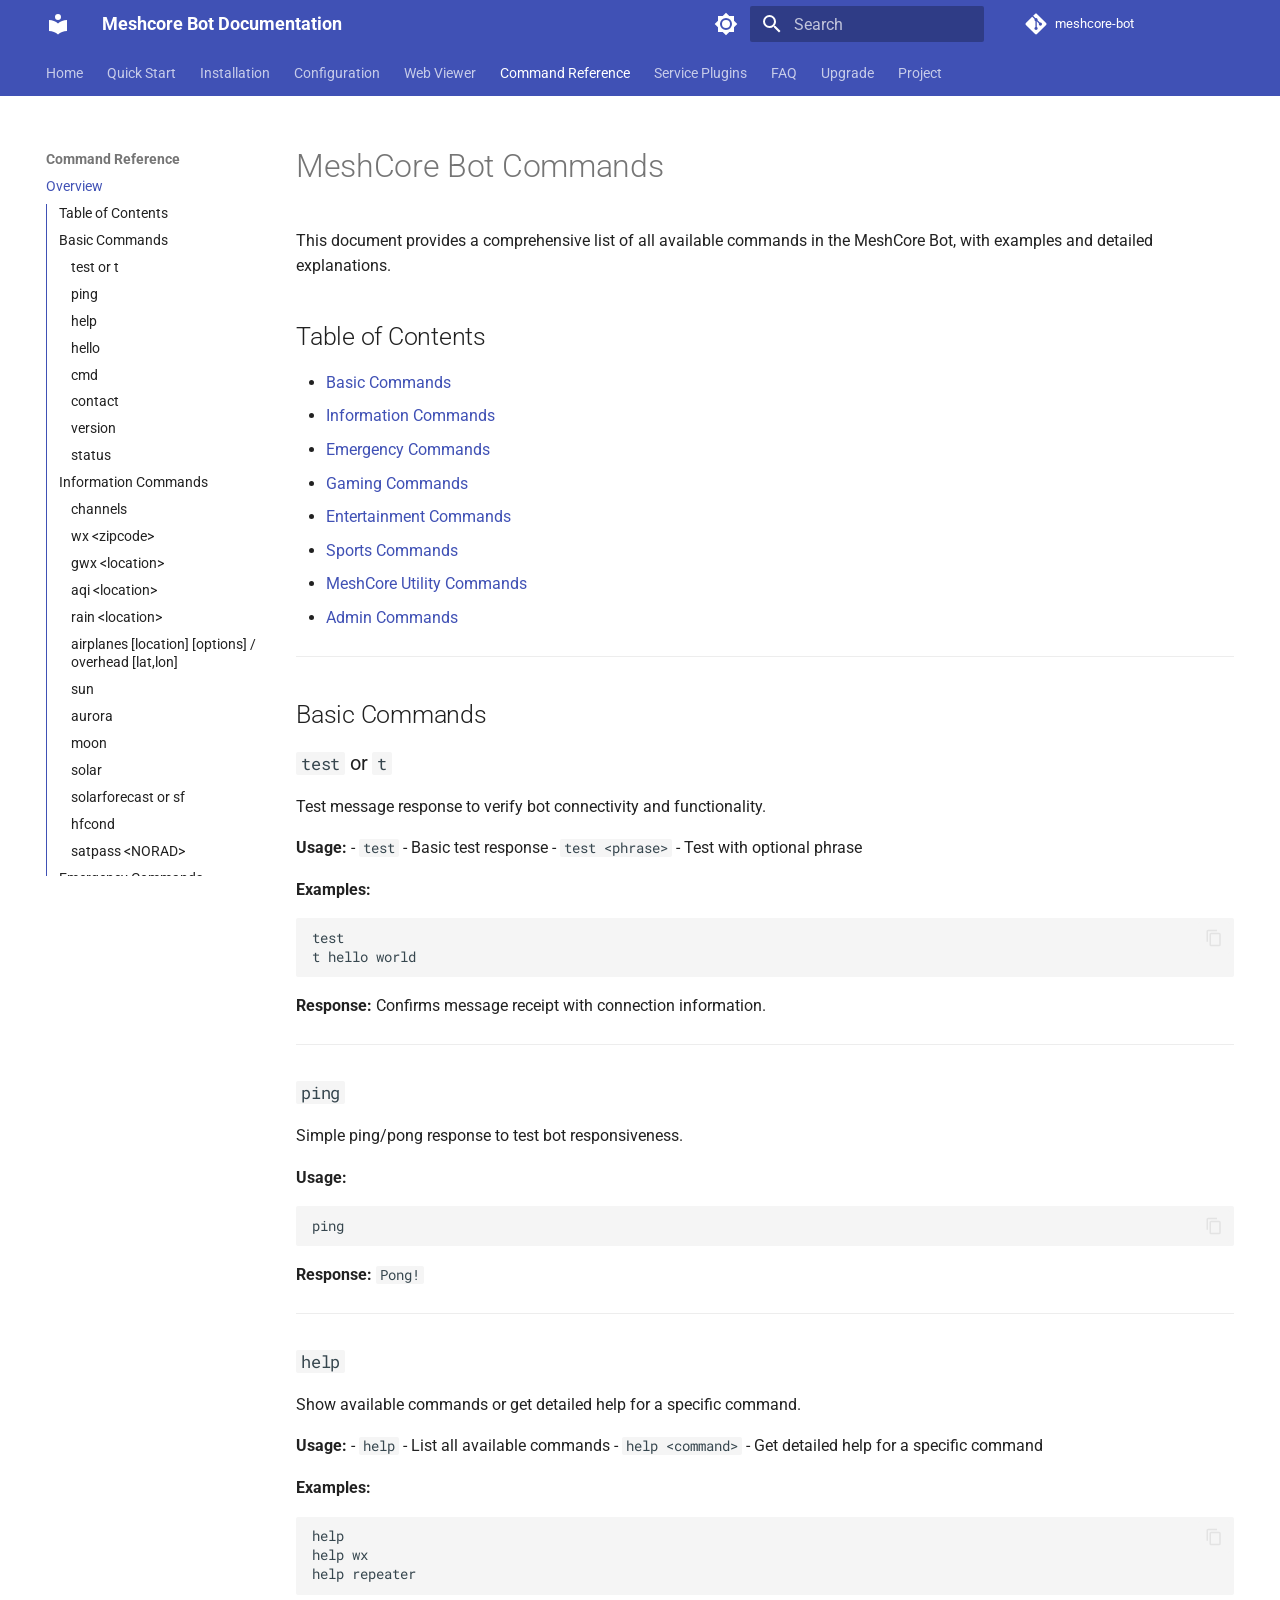
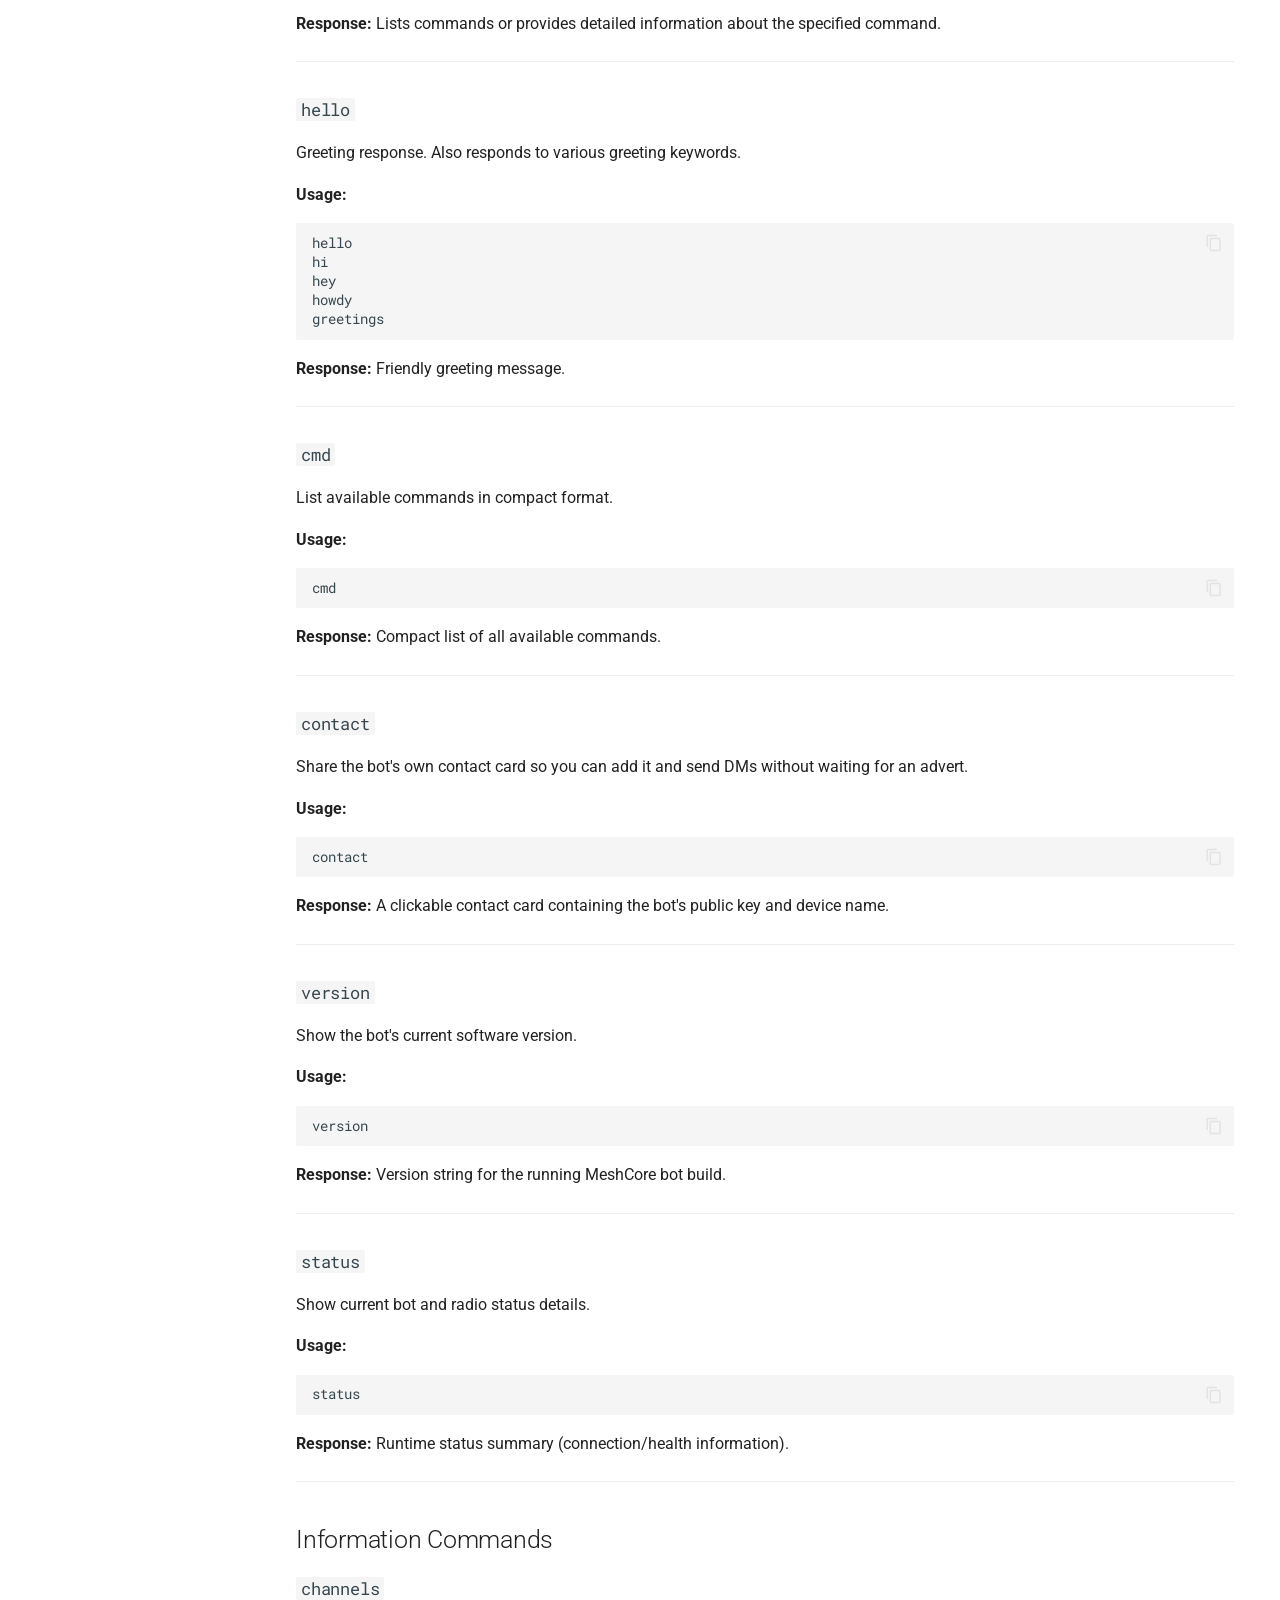
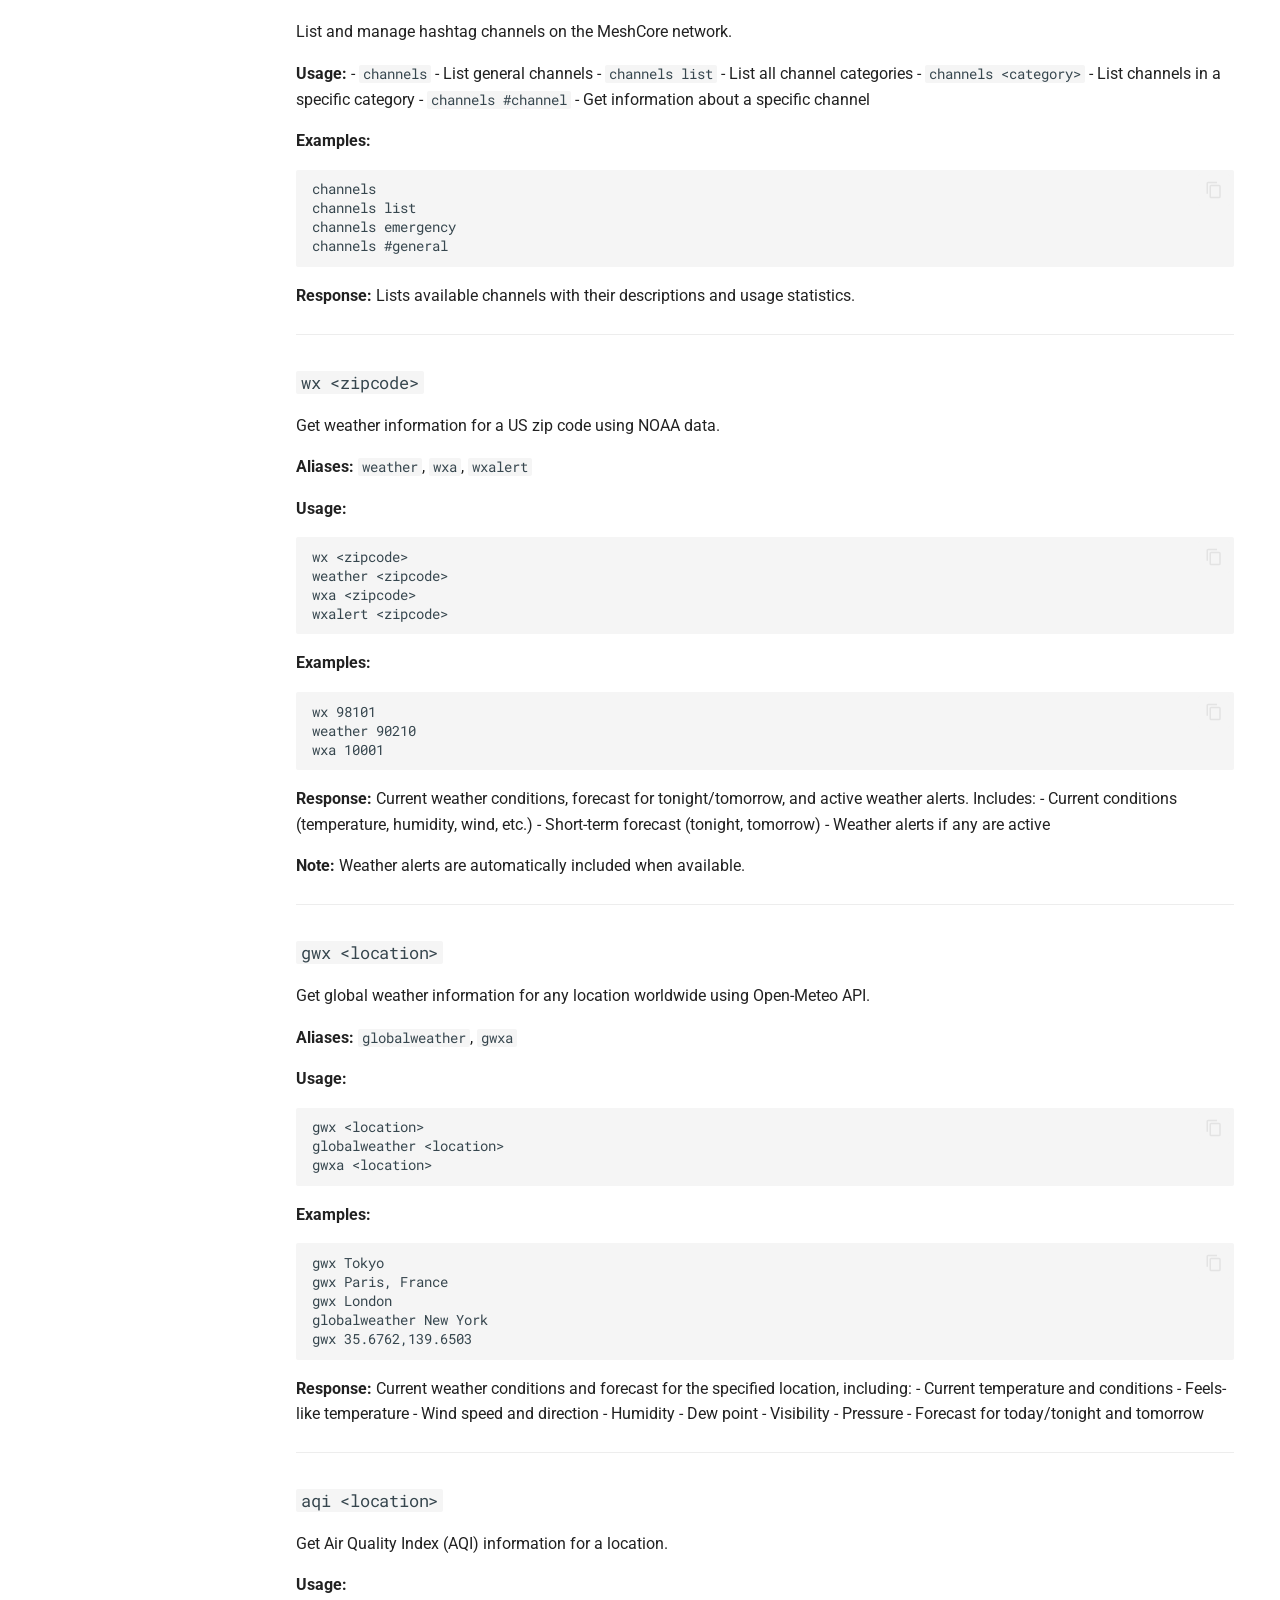
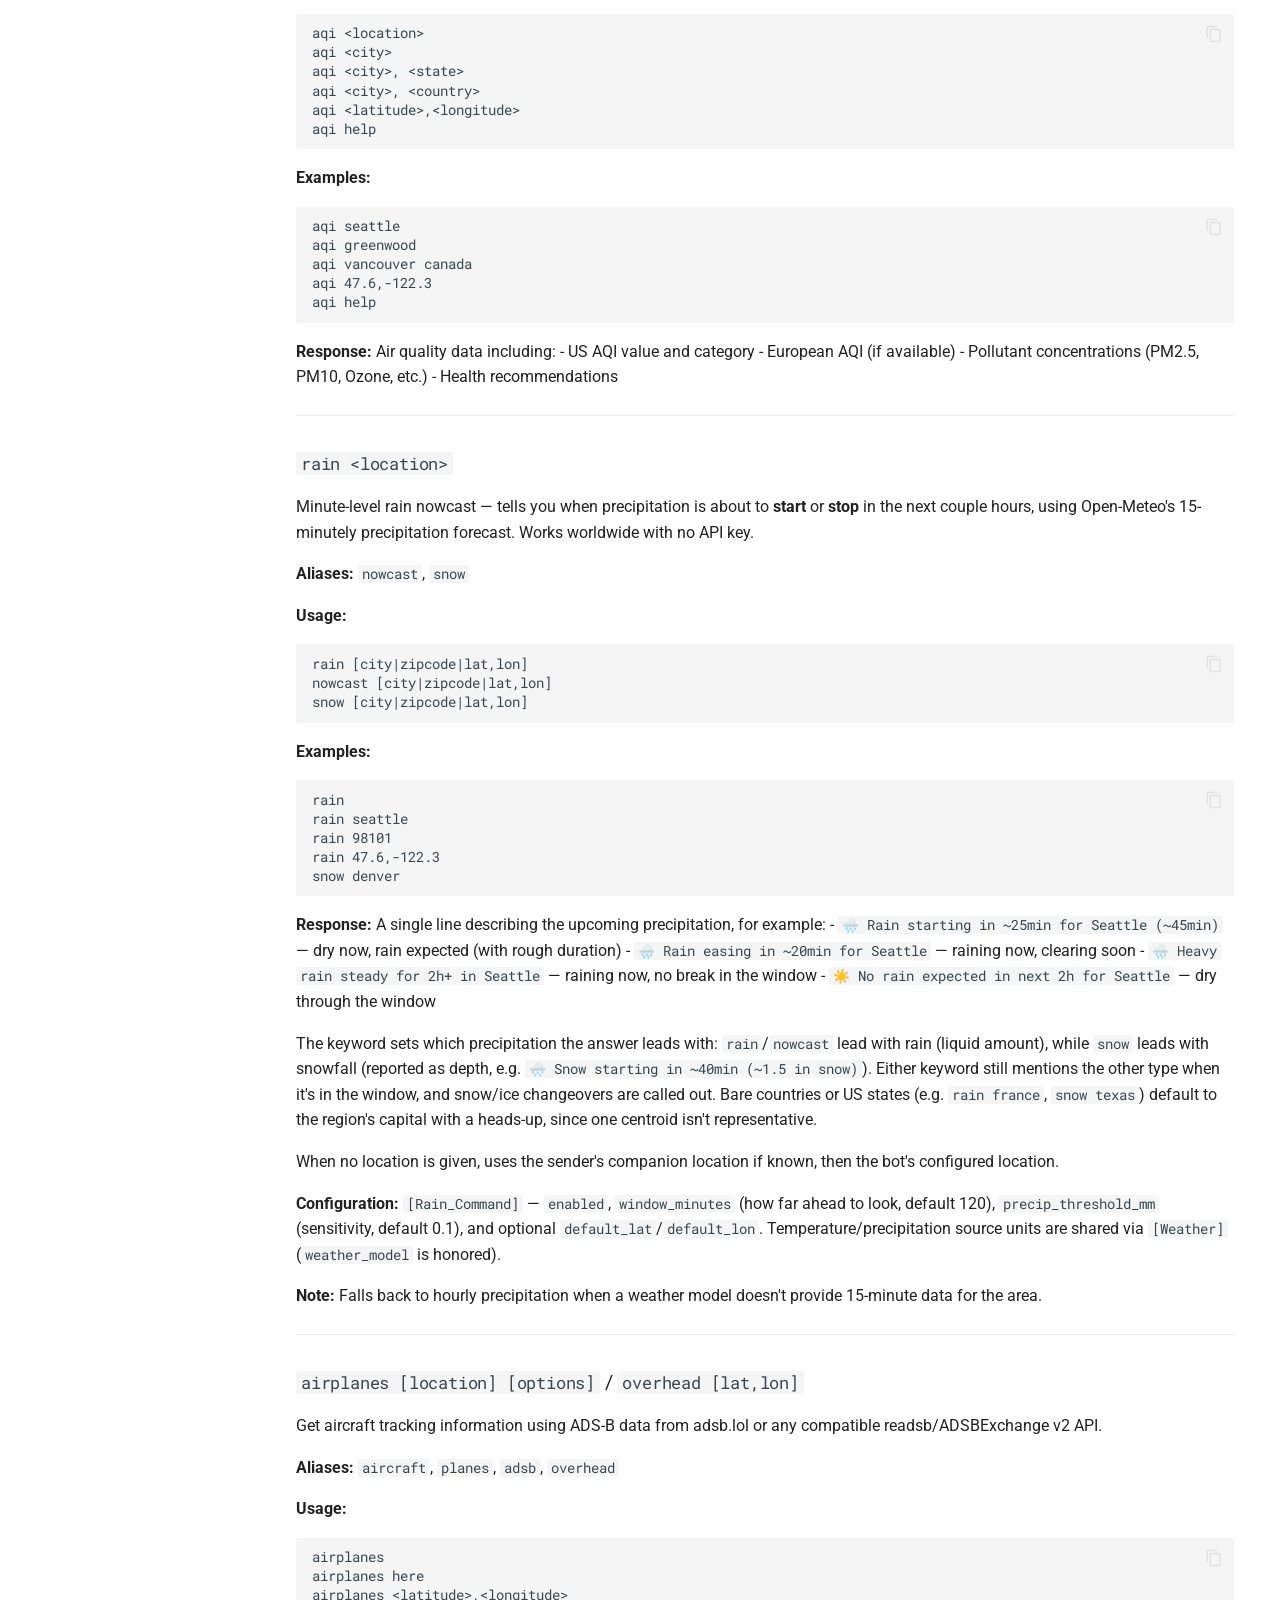
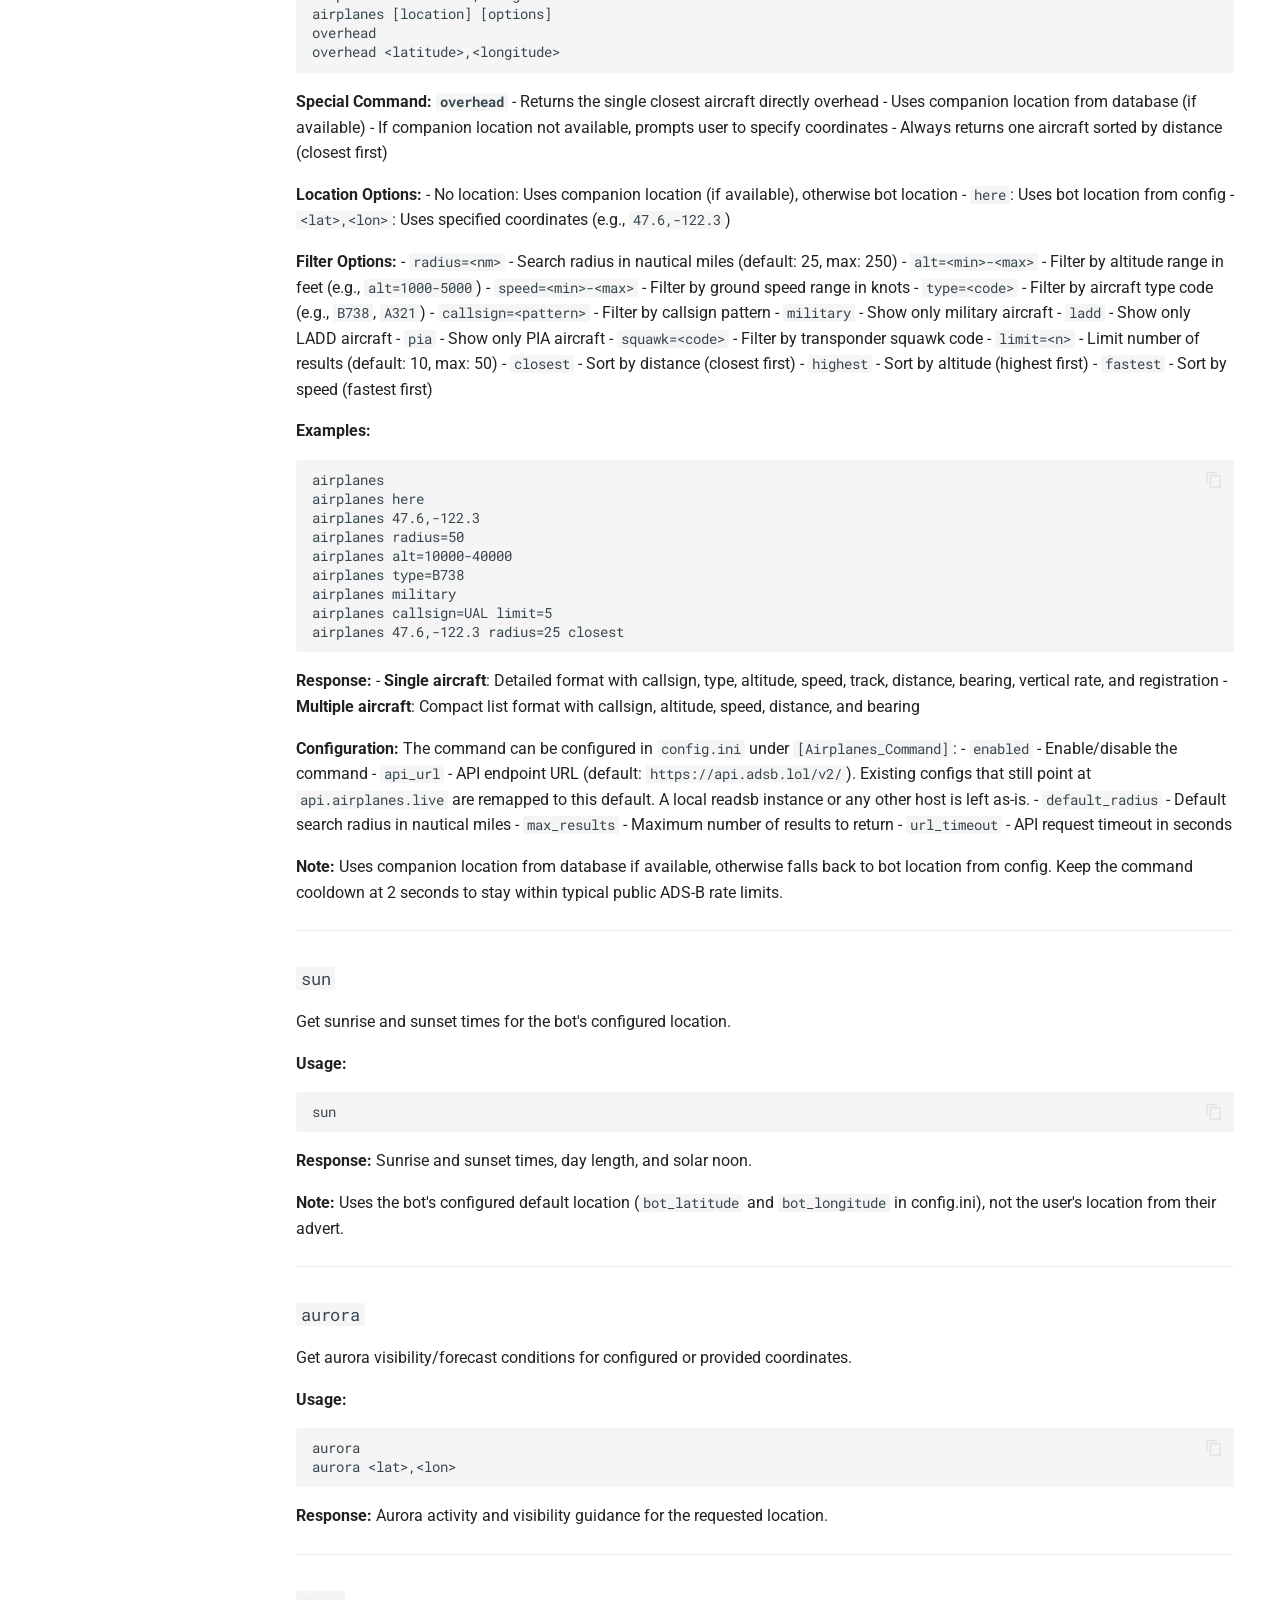
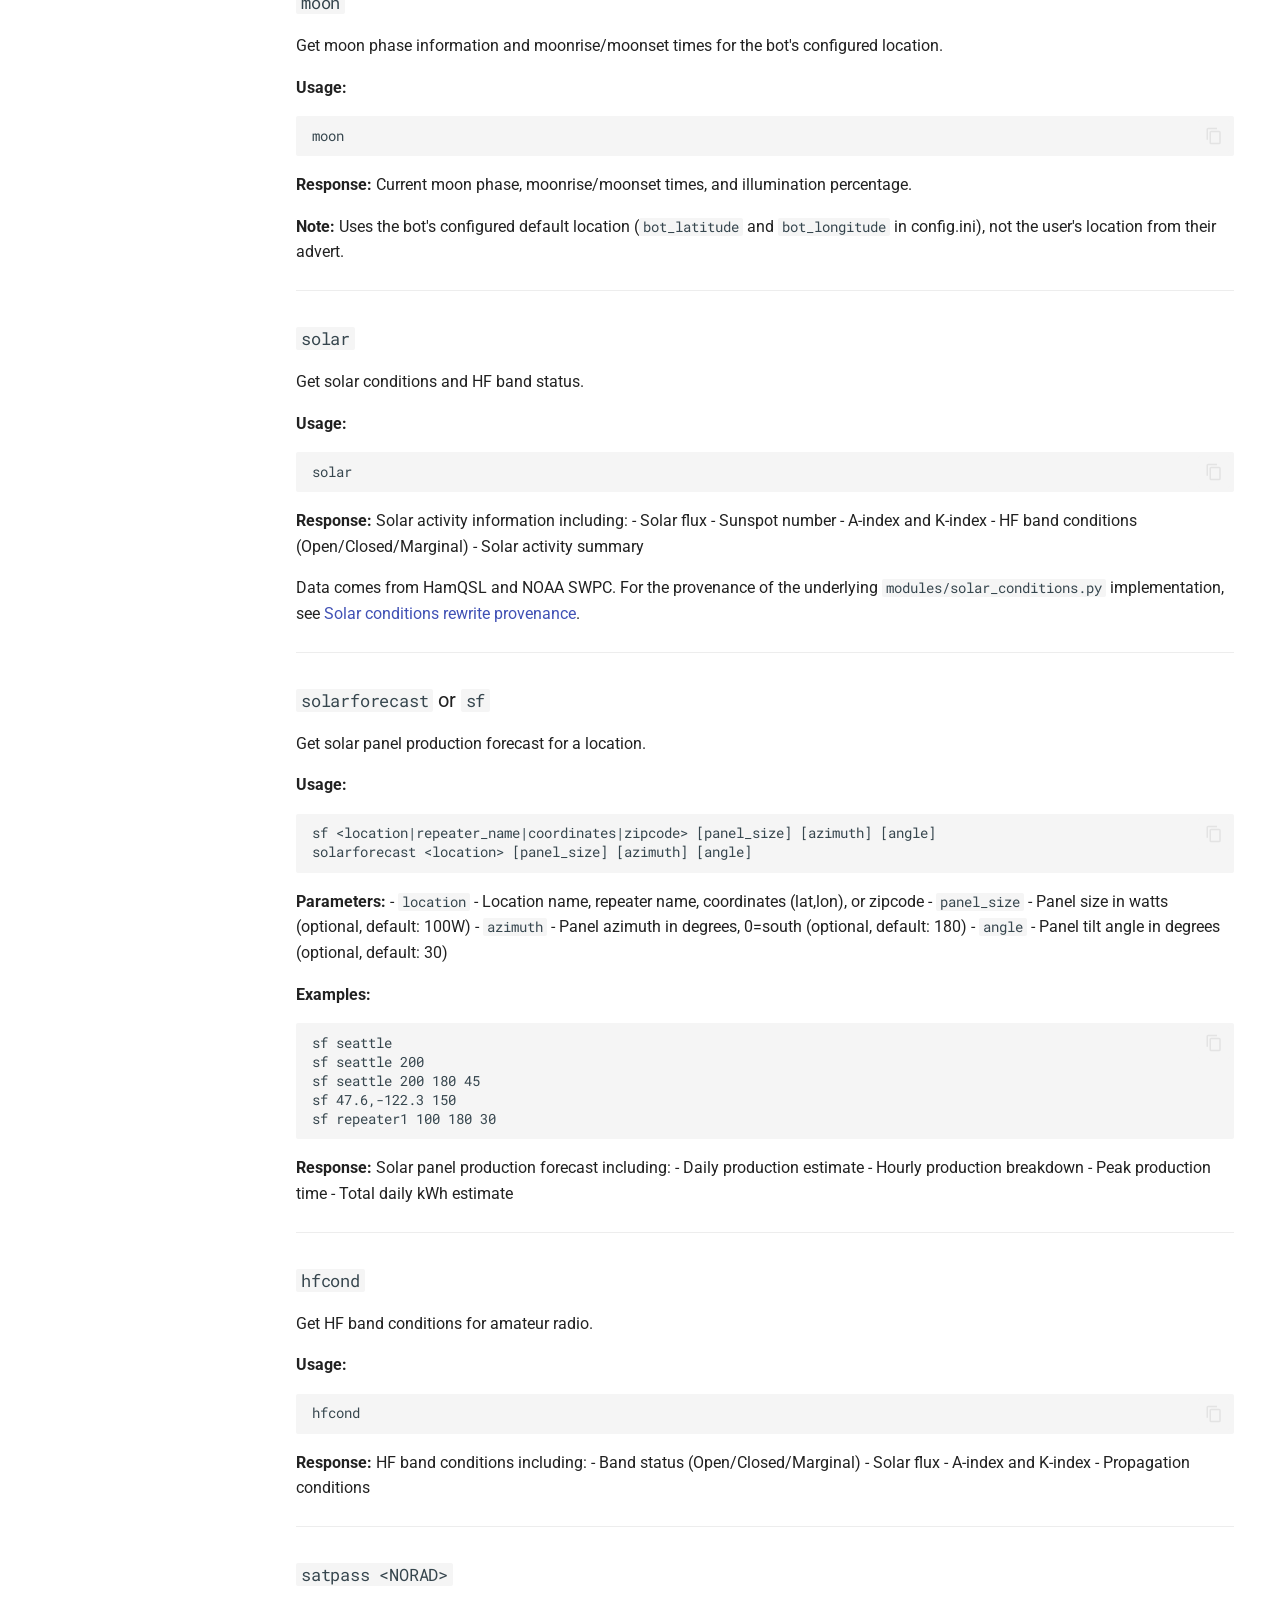
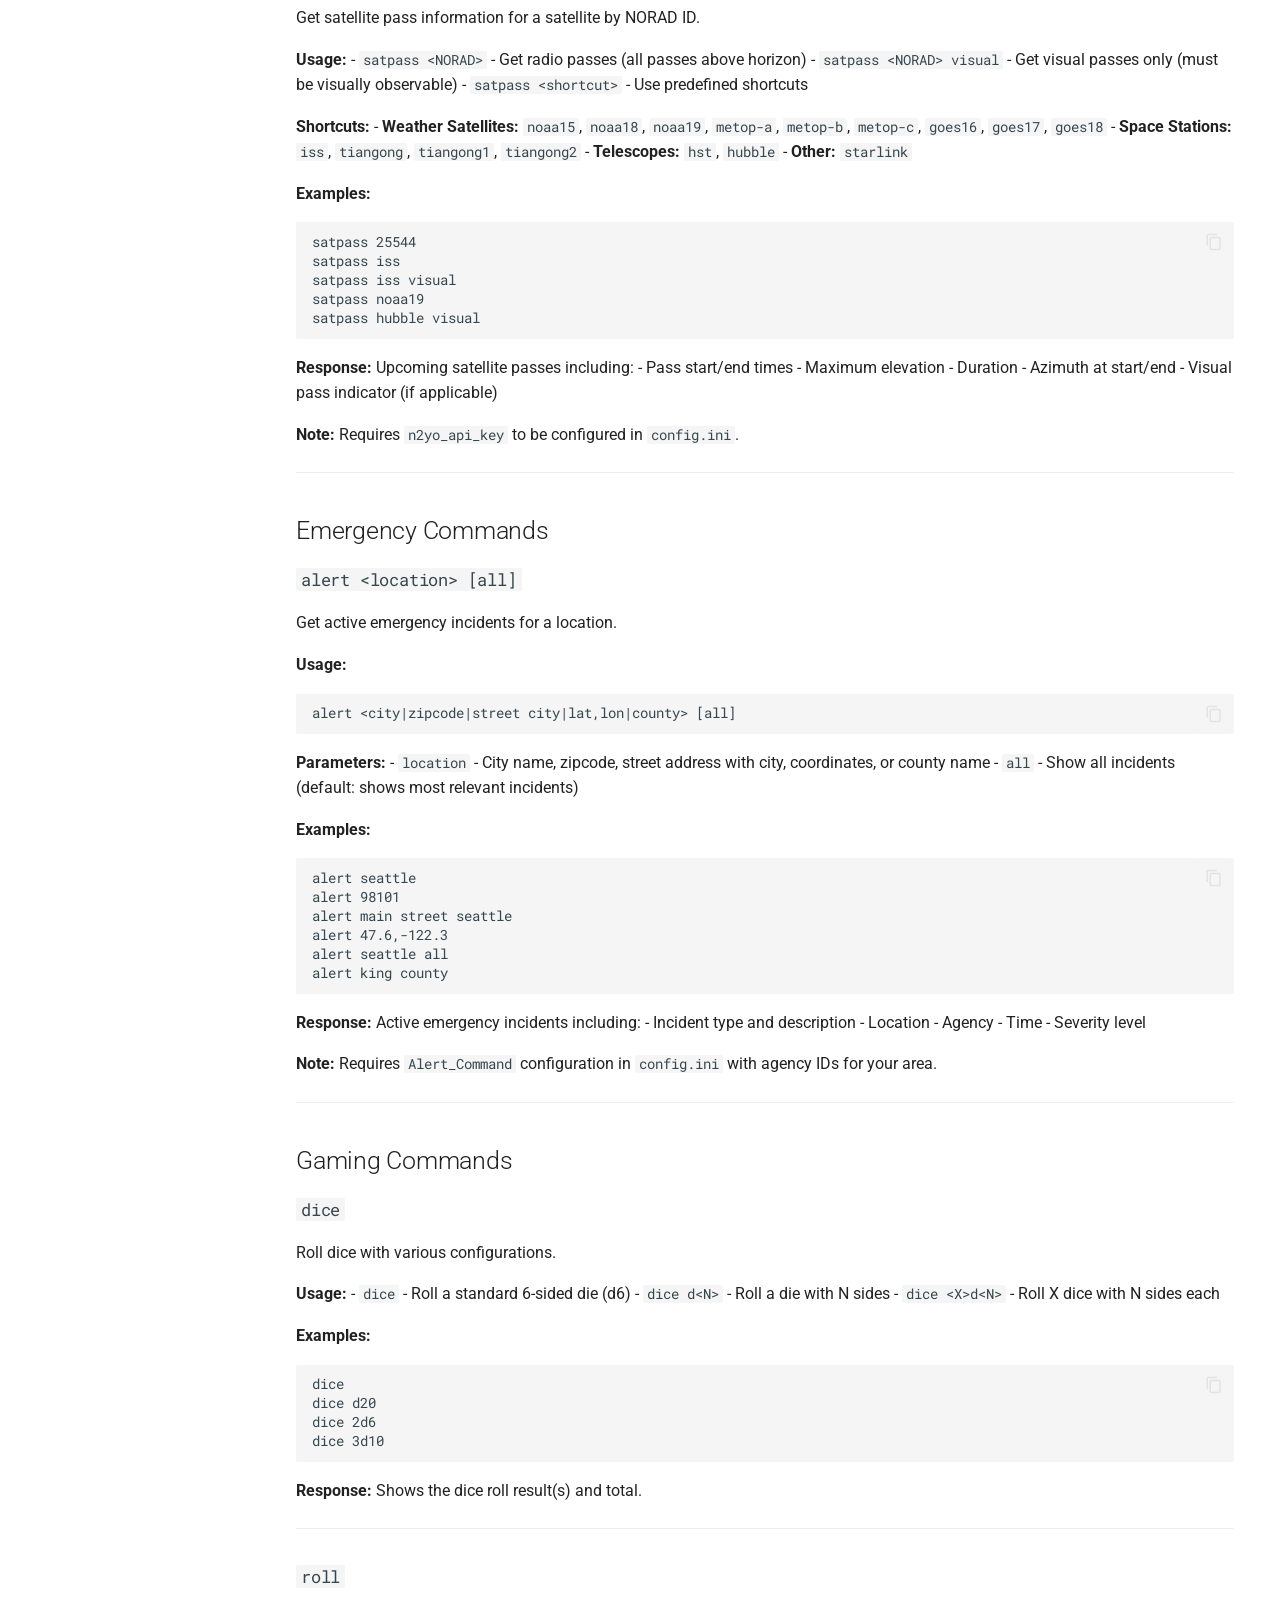
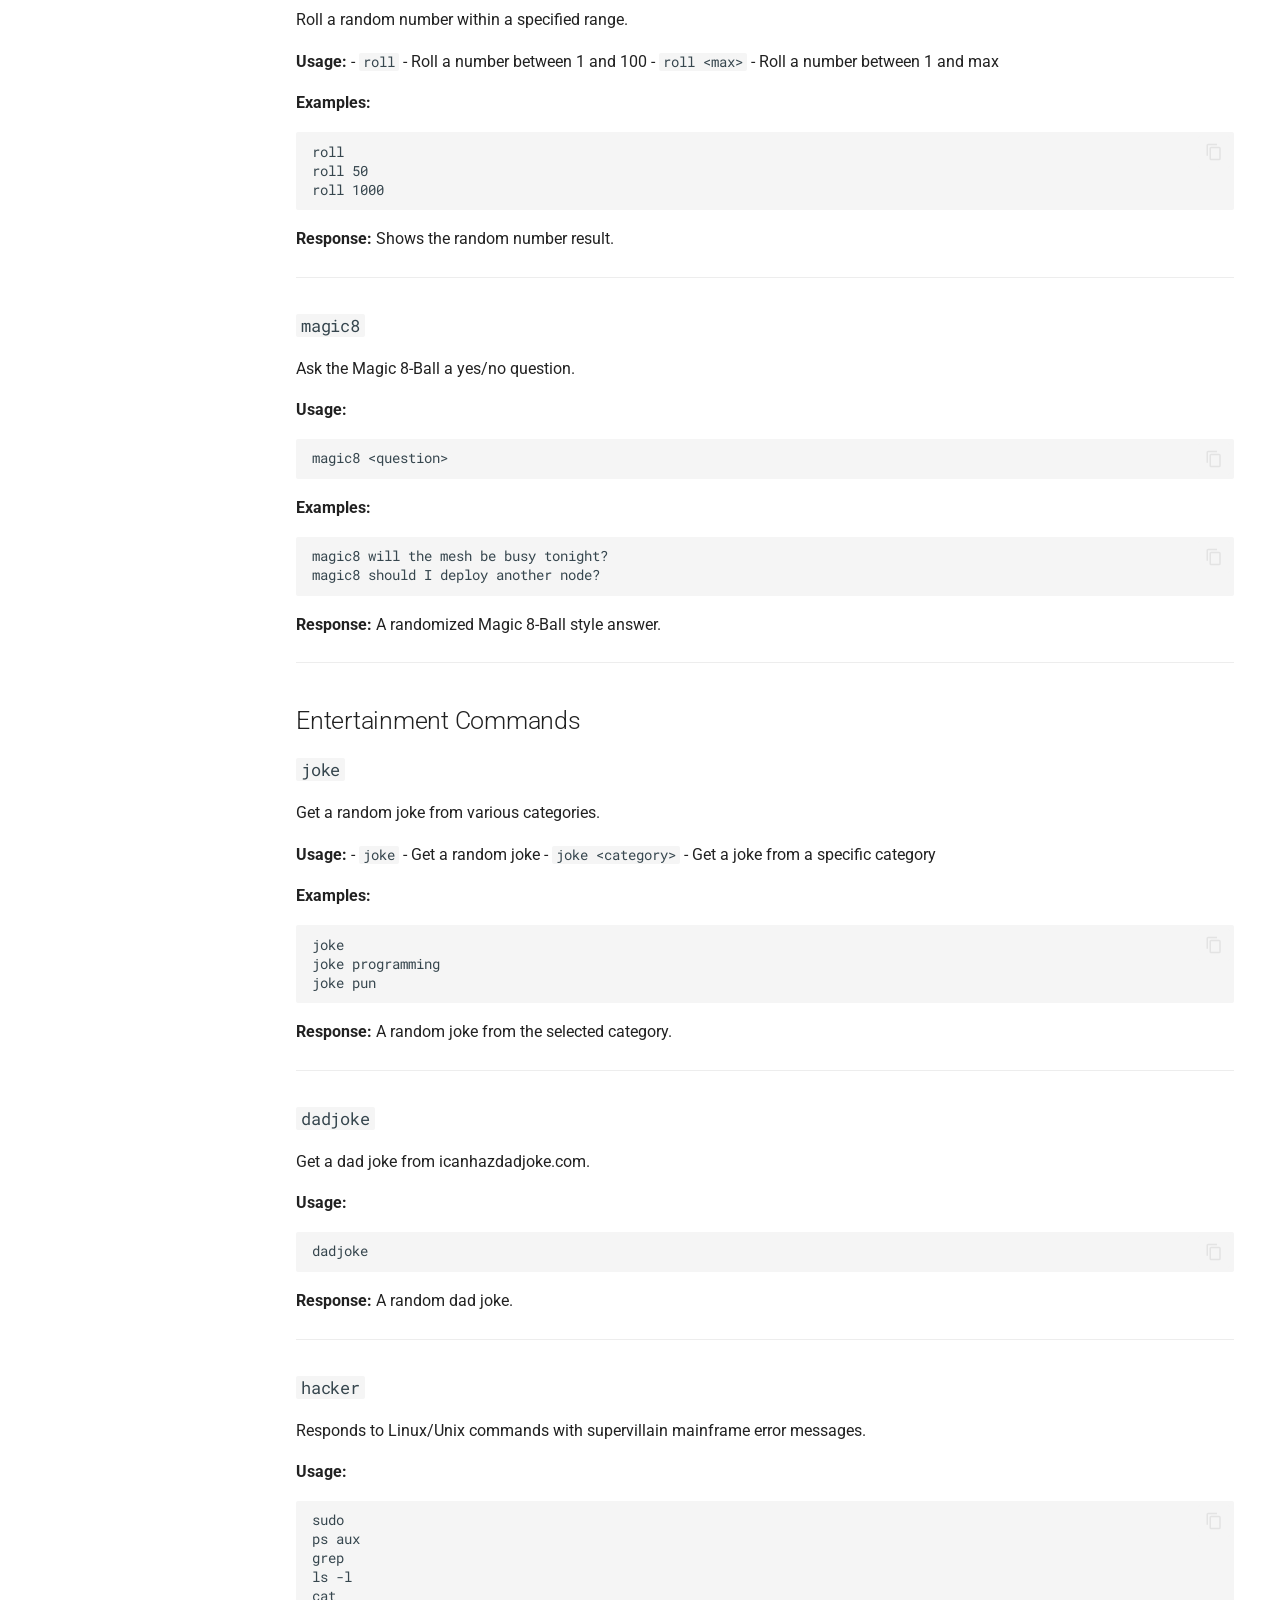
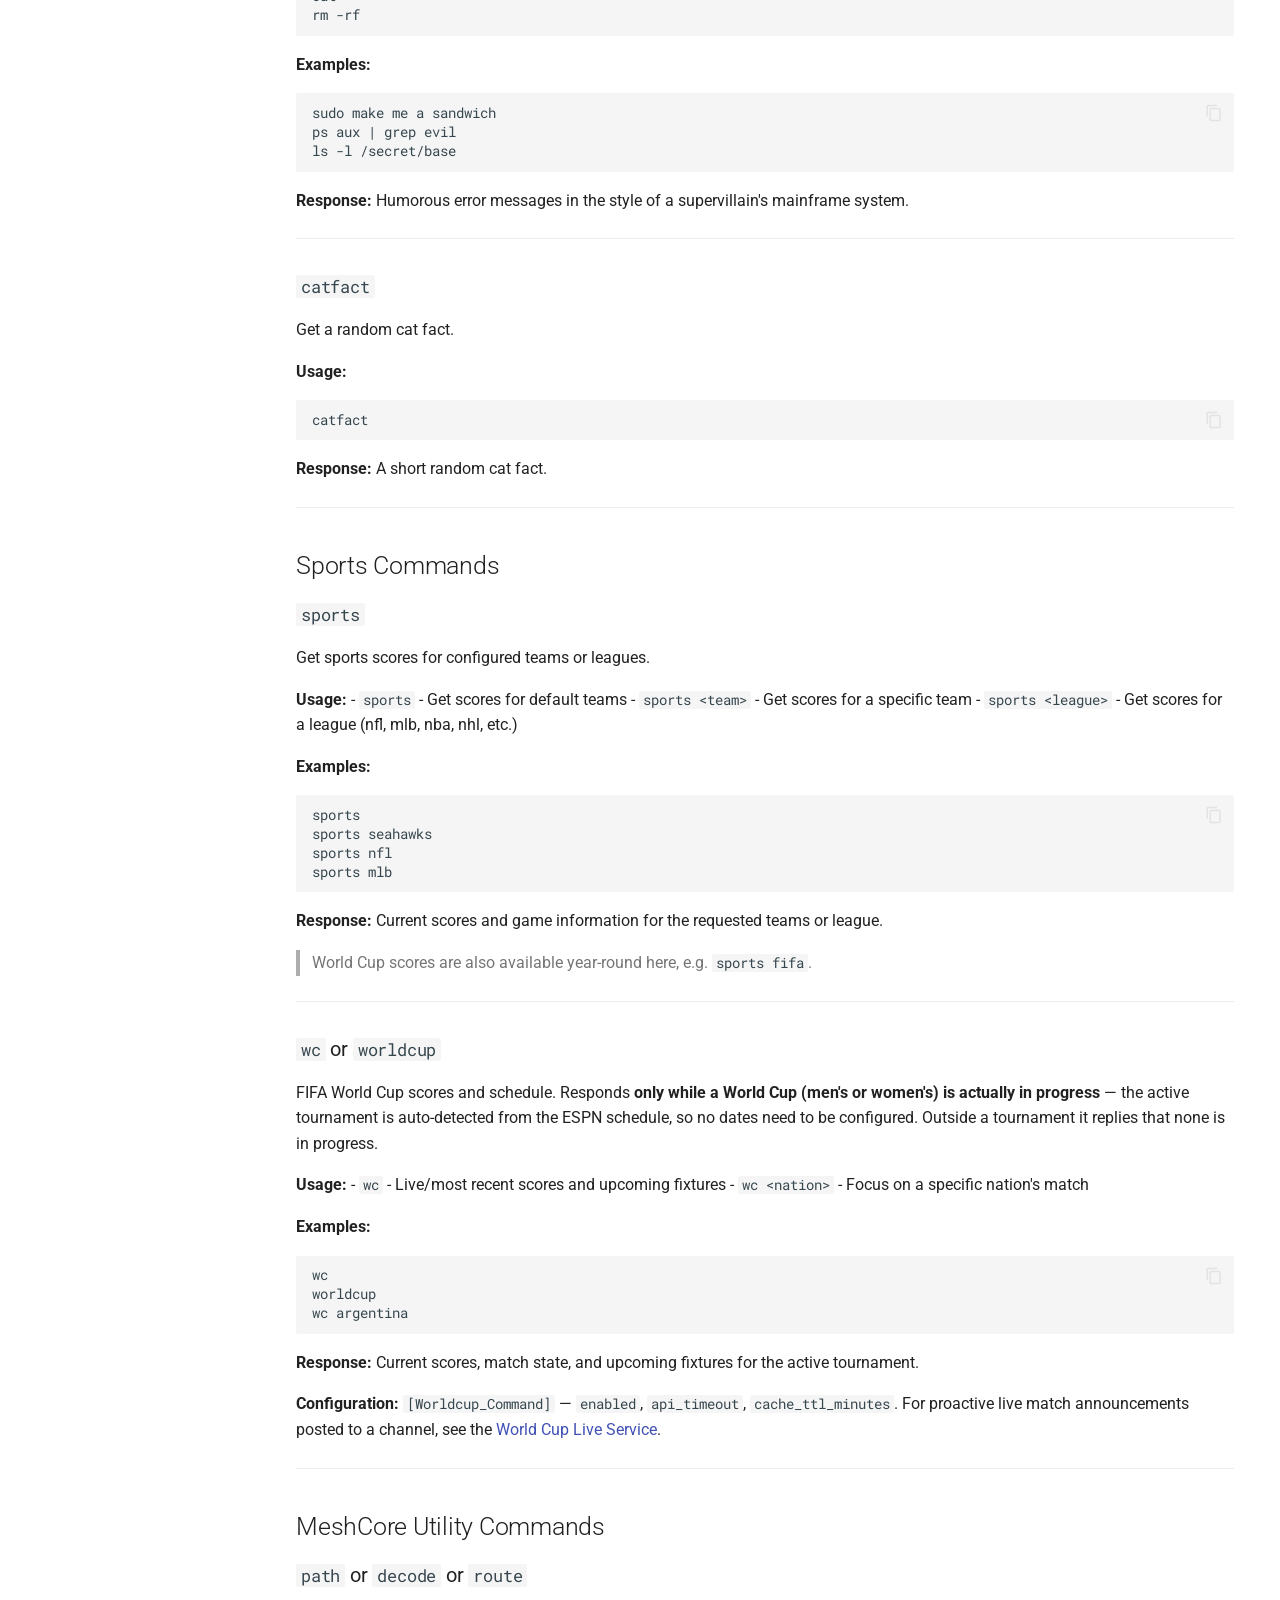
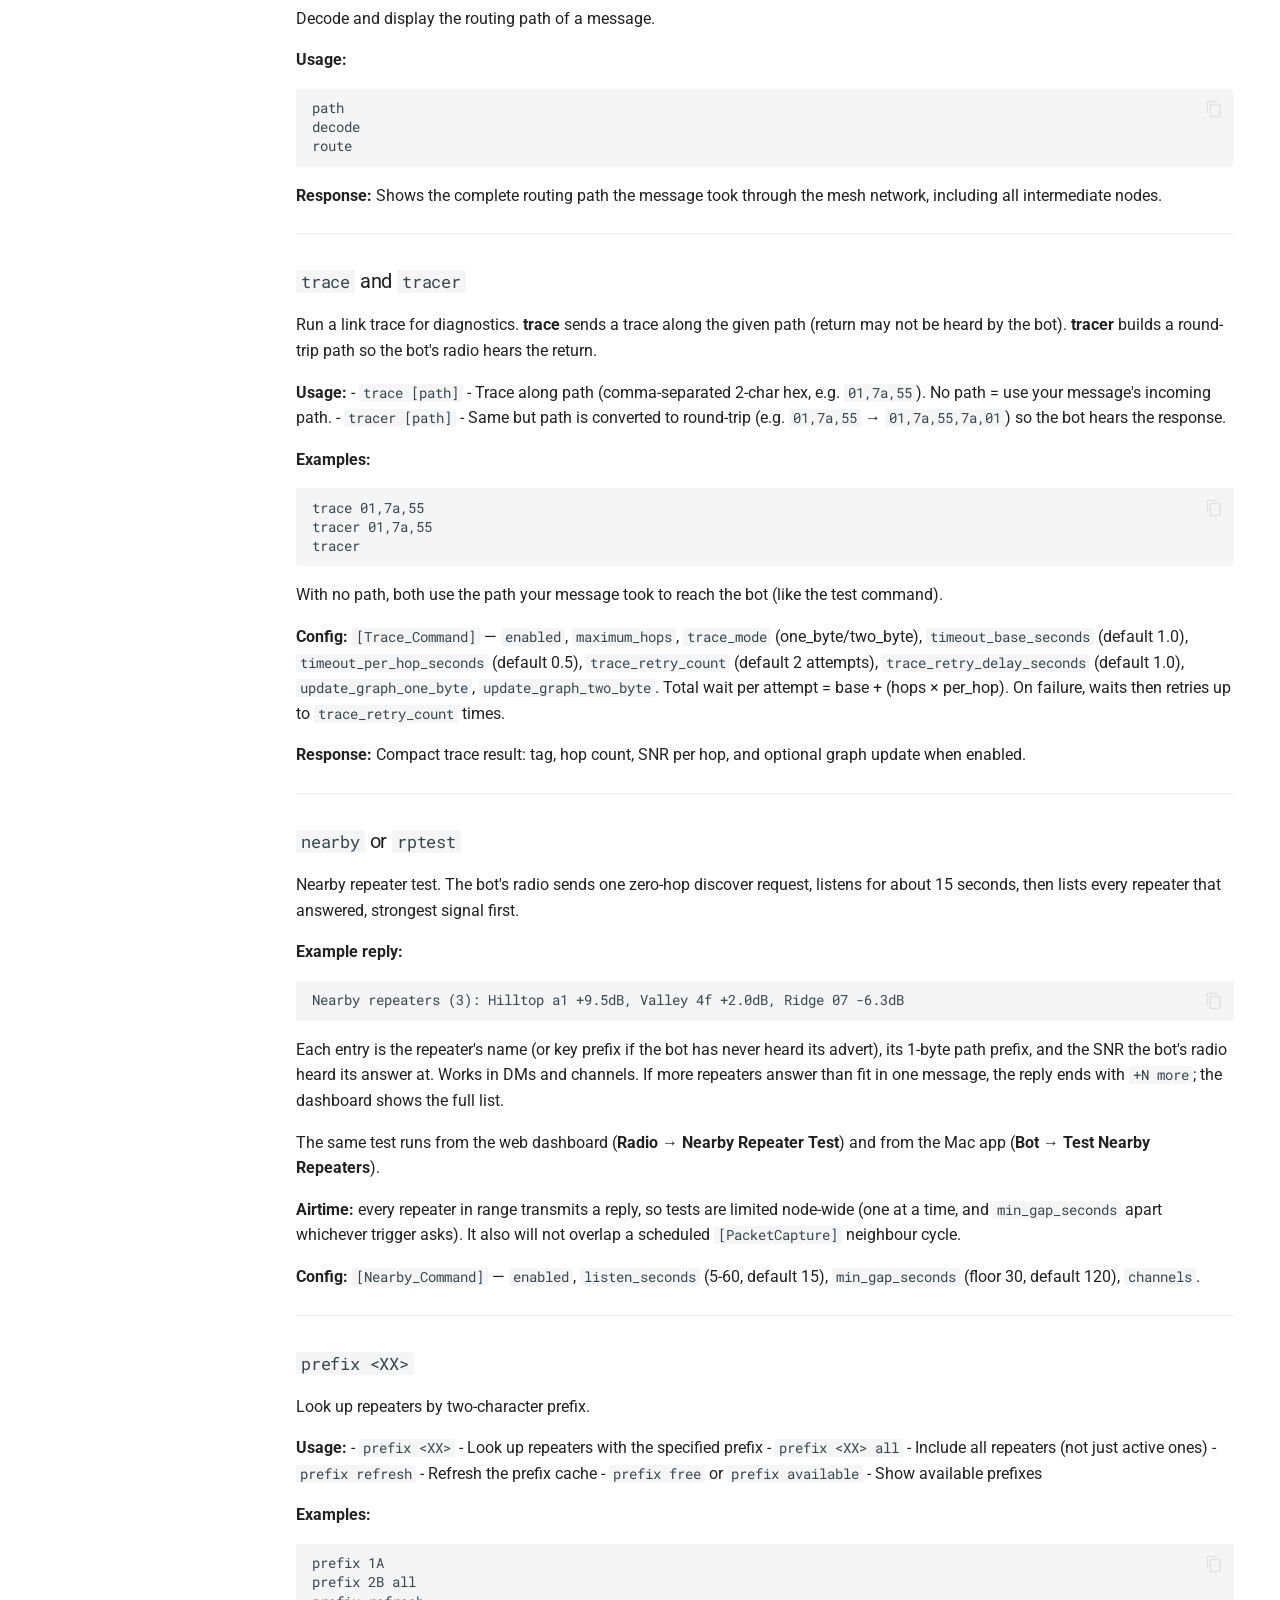
<file: command-reference/index.html>
<!doctype html>
<html lang="en" class="no-js">
  <head>
    
      <meta charset="utf-8">
      <meta name="viewport" content="width=device-width,initial-scale=1">
      
        <meta name="description" content="Documentation for the MeshCore bot and its services">
      
      
      
        <link rel="canonical" href="https://agessaman.github.io/meshcore-bot/command-reference/">
      
      
        <link rel="prev" href="../web-viewer/">
      
      
        <link rel="next" href="../repeater-commands/">
      
      
        
      
      
      <link rel="icon" href="../assets/images/favicon.png">
      <meta name="generator" content="mkdocs-1.6.1, mkdocs-material-9.8.1">
    
    
      
        <title>Overview - Meshcore Bot Documentation</title>
      
    
    
      <link rel="stylesheet" href="../assets/stylesheets/main.57a0d79d.min.css">
      
        
        <link rel="stylesheet" href="../assets/stylesheets/palette.fb2fffe2.min.css">
      
      


    
    
      
    
    
      
        
        
        <link rel="preconnect" href="https://fonts.gstatic.com" crossorigin>
        <link rel="stylesheet" href="https://fonts.googleapis.com/css?family=Roboto:300,300i,400,400i,700,700i%7CRoboto+Mono:400,400i,700,700i&display=fallback">
        <style>:root{--md-text-font:"Roboto";--md-code-font:"Roboto Mono"}</style>
      
    
    
    <script>__md_scope=new URL("..",location),__md_hash=e=>[...e].reduce(((e,_)=>(e<<5)-e+_.charCodeAt(0)),0),__md_get=(e,_=localStorage,t=__md_scope)=>JSON.parse(_.getItem(t.pathname+"."+e)),__md_set=(e,_,t=localStorage,a=__md_scope)=>{try{t.setItem(a.pathname+"."+e,JSON.stringify(_))}catch(e){}}</script>
    
      

    
    
  </head>
  
  
    
    
      
    
    
    
    
    <body dir="ltr" data-md-color-scheme="default" data-md-color-primary="indigo" data-md-color-accent="cyan">
  
    
    <input class="md-toggle" data-md-toggle="drawer" type="checkbox" id="__drawer" autocomplete="off">
    <input class="md-toggle" data-md-toggle="search" type="checkbox" id="__search" autocomplete="off">
    <label class="md-overlay" for="__drawer"></label>
    <div data-md-component="skip">
      
        
        <a href="#meshcore-bot-commands" class="md-skip">
          Skip to content
        </a>
      
    </div>
    <div data-md-component="announce">
      
    </div>
    
    
      

<header class="md-header" data-md-component="header">
  <nav class="md-header__inner md-grid" aria-label="Header">
    <a href=".." title="Meshcore Bot Documentation" class="md-header__button md-logo" aria-label="Meshcore Bot Documentation" data-md-component="logo">
      
  
  <svg xmlns="http://www.w3.org/2000/svg" viewBox="0 0 24 24"><path d="M12 8a3 3 0 0 0 3-3 3 3 0 0 0-3-3 3 3 0 0 0-3 3 3 3 0 0 0 3 3m0 3.54C9.64 9.35 6.5 8 3 8v11c3.5 0 6.64 1.35 9 3.54 2.36-2.19 5.5-3.54 9-3.54V8c-3.5 0-6.64 1.35-9 3.54"/></svg>

    </a>
    <label class="md-header__button md-icon" for="__drawer">
      
      <svg xmlns="http://www.w3.org/2000/svg" viewBox="0 0 24 24"><path d="M3 6h18v2H3zm0 5h18v2H3zm0 5h18v2H3z"/></svg>
    </label>
    <div class="md-header__title" data-md-component="header-title">
      <div class="md-header__ellipsis">
        <div class="md-header__topic">
          <span class="md-ellipsis">
            Meshcore Bot Documentation
          </span>
        </div>
        <div class="md-header__topic" data-md-component="header-topic">
          <span class="md-ellipsis">
            
              Overview
            
          </span>
        </div>
      </div>
    </div>
    
      
        <form class="md-header__option" data-md-component="palette">
  
    
    
    
    <input class="md-option" data-md-color-media="" data-md-color-scheme="default" data-md-color-primary="indigo" data-md-color-accent="cyan"  aria-label="Switch to dark mode"  type="radio" name="__palette" id="__palette_0">
    
      <label class="md-header__button md-icon" title="Switch to dark mode" for="__palette_1" hidden>
        <svg xmlns="http://www.w3.org/2000/svg" viewBox="0 0 24 24"><path d="M12 8a4 4 0 0 0-4 4 4 4 0 0 0 4 4 4 4 0 0 0 4-4 4 4 0 0 0-4-4m0 10a6 6 0 0 1-6-6 6 6 0 0 1 6-6 6 6 0 0 1 6 6 6 6 0 0 1-6 6m8-9.31V4h-4.69L12 .69 8.69 4H4v4.69L.69 12 4 15.31V20h4.69L12 23.31 15.31 20H20v-4.69L23.31 12z"/></svg>
      </label>
    
  
    
    
    
    <input class="md-option" data-md-color-media="" data-md-color-scheme="slate" data-md-color-primary="indigo" data-md-color-accent="cyan"  aria-label="Switch to light mode"  type="radio" name="__palette" id="__palette_1">
    
      <label class="md-header__button md-icon" title="Switch to light mode" for="__palette_0" hidden>
        <svg xmlns="http://www.w3.org/2000/svg" viewBox="0 0 24 24"><path d="M12 18c-.89 0-1.74-.2-2.5-.55C11.56 16.5 13 14.42 13 12s-1.44-4.5-3.5-5.45C10.26 6.2 11.11 6 12 6a6 6 0 0 1 6 6 6 6 0 0 1-6 6m8-9.31V4h-4.69L12 .69 8.69 4H4v4.69L.69 12 4 15.31V20h4.69L12 23.31 15.31 20H20v-4.69L23.31 12z"/></svg>
      </label>
    
  
</form>
      
    
    
      <script>var palette=__md_get("__palette");if(palette&&palette.color){if("(prefers-color-scheme)"===palette.color.media){var media=matchMedia("(prefers-color-scheme: light)"),input=document.querySelector(media.matches?"[data-md-color-media='(prefers-color-scheme: light)']":"[data-md-color-media='(prefers-color-scheme: dark)']");palette.color.media=input.getAttribute("data-md-color-media"),palette.color.scheme=input.getAttribute("data-md-color-scheme"),palette.color.primary=input.getAttribute("data-md-color-primary"),palette.color.accent=input.getAttribute("data-md-color-accent")}for(var[key,value]of Object.entries(palette.color))document.body.setAttribute("data-md-color-"+key,value)}</script>
    
    
    
      
      
        <label class="md-header__button md-icon" for="__search">
          
          <svg xmlns="http://www.w3.org/2000/svg" viewBox="0 0 24 24"><path d="M9.5 3A6.5 6.5 0 0 1 16 9.5c0 1.61-.59 3.09-1.56 4.23l.27.27h.79l5 5-1.5 1.5-5-5v-.79l-.27-.27A6.52 6.52 0 0 1 9.5 16 6.5 6.5 0 0 1 3 9.5 6.5 6.5 0 0 1 9.5 3m0 2C7 5 5 7 5 9.5S7 14 9.5 14 14 12 14 9.5 12 5 9.5 5"/></svg>
        </label>
        <div class="md-search" data-md-component="search" role="dialog">
  <label class="md-search__overlay" for="__search"></label>
  <div class="md-search__inner" role="search">
    <form class="md-search__form" name="search">
      <input type="text" class="md-search__input" name="query" aria-label="Search" placeholder="Search" autocapitalize="off" autocorrect="off" autocomplete="off" spellcheck="false" data-md-component="search-query" required>
      <label class="md-search__icon md-icon" for="__search">
        
        <svg xmlns="http://www.w3.org/2000/svg" viewBox="0 0 24 24"><path d="M9.5 3A6.5 6.5 0 0 1 16 9.5c0 1.61-.59 3.09-1.56 4.23l.27.27h.79l5 5-1.5 1.5-5-5v-.79l-.27-.27A6.52 6.52 0 0 1 9.5 16 6.5 6.5 0 0 1 3 9.5 6.5 6.5 0 0 1 9.5 3m0 2C7 5 5 7 5 9.5S7 14 9.5 14 14 12 14 9.5 12 5 9.5 5"/></svg>
        
        <svg xmlns="http://www.w3.org/2000/svg" viewBox="0 0 24 24"><path d="M20 11v2H8l5.5 5.5-1.42 1.42L4.16 12l7.92-7.92L13.5 5.5 8 11z"/></svg>
      </label>
      <nav class="md-search__options" aria-label="Search">
        
        <button type="reset" class="md-search__icon md-icon" title="Clear" aria-label="Clear" tabindex="-1">
          
          <svg xmlns="http://www.w3.org/2000/svg" viewBox="0 0 24 24"><path d="M19 6.41 17.59 5 12 10.59 6.41 5 5 6.41 10.59 12 5 17.59 6.41 19 12 13.41 17.59 19 19 17.59 13.41 12z"/></svg>
        </button>
      </nav>
      
    </form>
    <div class="md-search__output">
      <div class="md-search__scrollwrap" tabindex="0" data-md-scrollfix>
        <div class="md-search-result" data-md-component="search-result">
          <div class="md-search-result__meta">
            Initializing search
          </div>
          <ol class="md-search-result__list" role="presentation"></ol>
        </div>
      </div>
    </div>
  </div>
</div>
      
    
    
      <div class="md-header__source">
        <a href="https://github.com/agessaman/meshcore-bot" title="Go to repository" class="md-source" data-md-component="source">
  <div class="md-source__icon md-icon">
    
    <svg xmlns="http://www.w3.org/2000/svg" viewBox="0 0 448 512"><!--! Font Awesome Free 7.1.0 by @fontawesome - https://fontawesome.com License - https://fontawesome.com/license/free (Icons: CC BY 4.0, Fonts: SIL OFL 1.1, Code: MIT License) Copyright 2025 Fonticons, Inc.--><path d="M439.6 236.1 244 40.5c-5.4-5.5-12.8-8.5-20.4-8.5s-15 3-20.4 8.4L162.5 81l51.5 51.5c27.1-9.1 52.7 16.8 43.4 43.7l49.7 49.7c34.2-11.8 61.2 31 35.5 56.7-26.5 26.5-70.2-2.9-56-37.3L240.3 199v121.9c25.3 12.5 22.3 41.8 9.1 55-6.4 6.4-15.2 10.1-24.3 10.1s-17.8-3.6-24.3-10.1c-17.6-17.6-11.1-46.9 11.2-56v-123c-20.8-8.5-24.6-30.7-18.6-45L142.6 101 8.5 235.1C3 240.6 0 247.9 0 255.5s3 15 8.5 20.4l195.6 195.7c5.4 5.4 12.7 8.4 20.4 8.4s15-3 20.4-8.4l194.7-194.7c5.4-5.4 8.4-12.8 8.4-20.4s-3-15-8.4-20.4"/></svg>
  </div>
  <div class="md-source__repository">
    meshcore-bot
  </div>
</a>
      </div>
    
  </nav>
  
</header>
    
    <div class="md-container" data-md-component="container">
      
      
        
          
            
<nav class="md-tabs" aria-label="Tabs" data-md-component="tabs">
  <div class="md-grid">
    <ul class="md-tabs__list">
      
        
  
  
  
  
    <li class="md-tabs__item">
      <a href=".." class="md-tabs__link">
        
  
  
    
  
  Home

      </a>
    </li>
  

      
        
  
  
  
  
    <li class="md-tabs__item">
      <a href="../getting-started/" class="md-tabs__link">
        
  
  
    
  
  Quick Start

      </a>
    </li>
  

      
        
  
  
  
  
    
    
      <li class="md-tabs__item">
        <a href="../installation/" class="md-tabs__link">
          
  
  
  Installation

        </a>
      </li>
    
  

      
        
  
  
  
  
    
    
      <li class="md-tabs__item">
        <a href="../configuration/" class="md-tabs__link">
          
  
  
  Configuration

        </a>
      </li>
    
  

      
        
  
  
  
  
    <li class="md-tabs__item">
      <a href="../web-viewer/" class="md-tabs__link">
        
  
  
    
  
  Web Viewer

      </a>
    </li>
  

      
        
  
  
  
    
  
  
    
    
      <li class="md-tabs__item md-tabs__item--active">
        <a href="./" class="md-tabs__link">
          
  
  
  Command Reference

        </a>
      </li>
    
  

      
        
  
  
  
  
    
    
      <li class="md-tabs__item">
        <a href="../service-plugins/" class="md-tabs__link">
          
  
  
  Service Plugins

        </a>
      </li>
    
  

      
        
  
  
  
  
    <li class="md-tabs__item">
      <a href="../faq/" class="md-tabs__link">
        
  
  
    
  
  FAQ

      </a>
    </li>
  

      
        
  
  
  
  
    <li class="md-tabs__item">
      <a href="../upgrade/" class="md-tabs__link">
        
  
  
    
  
  Upgrade

      </a>
    </li>
  

      
        
  
  
  
  
    
    
      <li class="md-tabs__item">
        <a href="../solar-conditions-provenance/" class="md-tabs__link">
          
  
  
  Project

        </a>
      </li>
    
  

      
    </ul>
  </div>
</nav>
          
        
      
      <main class="md-main" data-md-component="main">
        <div class="md-main__inner md-grid">
          
            
              
              <div class="md-sidebar md-sidebar--primary" data-md-component="sidebar" data-md-type="navigation" >
                <div class="md-sidebar__scrollwrap">
                  <div class="md-sidebar__inner">
                    


  


  

<nav class="md-nav md-nav--primary md-nav--lifted md-nav--integrated" aria-label="Navigation" data-md-level="0">
  <label class="md-nav__title" for="__drawer">
    <a href=".." title="Meshcore Bot Documentation" class="md-nav__button md-logo" aria-label="Meshcore Bot Documentation" data-md-component="logo">
      
  
  <svg xmlns="http://www.w3.org/2000/svg" viewBox="0 0 24 24"><path d="M12 8a3 3 0 0 0 3-3 3 3 0 0 0-3-3 3 3 0 0 0-3 3 3 3 0 0 0 3 3m0 3.54C9.64 9.35 6.5 8 3 8v11c3.5 0 6.64 1.35 9 3.54 2.36-2.19 5.5-3.54 9-3.54V8c-3.5 0-6.64 1.35-9 3.54"/></svg>

    </a>
    Meshcore Bot Documentation
  </label>
  
    <div class="md-nav__source">
      <a href="https://github.com/agessaman/meshcore-bot" title="Go to repository" class="md-source" data-md-component="source">
  <div class="md-source__icon md-icon">
    
    <svg xmlns="http://www.w3.org/2000/svg" viewBox="0 0 448 512"><!--! Font Awesome Free 7.1.0 by @fontawesome - https://fontawesome.com License - https://fontawesome.com/license/free (Icons: CC BY 4.0, Fonts: SIL OFL 1.1, Code: MIT License) Copyright 2025 Fonticons, Inc.--><path d="M439.6 236.1 244 40.5c-5.4-5.5-12.8-8.5-20.4-8.5s-15 3-20.4 8.4L162.5 81l51.5 51.5c27.1-9.1 52.7 16.8 43.4 43.7l49.7 49.7c34.2-11.8 61.2 31 35.5 56.7-26.5 26.5-70.2-2.9-56-37.3L240.3 199v121.9c25.3 12.5 22.3 41.8 9.1 55-6.4 6.4-15.2 10.1-24.3 10.1s-17.8-3.6-24.3-10.1c-17.6-17.6-11.1-46.9 11.2-56v-123c-20.8-8.5-24.6-30.7-18.6-45L142.6 101 8.5 235.1C3 240.6 0 247.9 0 255.5s3 15 8.5 20.4l195.6 195.7c5.4 5.4 12.7 8.4 20.4 8.4s15-3 20.4-8.4l194.7-194.7c5.4-5.4 8.4-12.8 8.4-20.4s-3-15-8.4-20.4"/></svg>
  </div>
  <div class="md-source__repository">
    meshcore-bot
  </div>
</a>
    </div>
  
  <ul class="md-nav__list" data-md-scrollfix>
    
      
      
  
  
  
  
    <li class="md-nav__item">
      <a href=".." class="md-nav__link">
        
  
  
  <span class="md-ellipsis">
    
  
    Home
  

    
  </span>
  
  

      </a>
    </li>
  

    
      
      
  
  
  
  
    <li class="md-nav__item">
      <a href="../getting-started/" class="md-nav__link">
        
  
  
  <span class="md-ellipsis">
    
  
    Quick Start
  

    
  </span>
  
  

      </a>
    </li>
  

    
      
      
  
  
  
  
    
    
    
    
      
      
        
      
    
    
    <li class="md-nav__item md-nav__item--nested">
      
        
        
        <input class="md-nav__toggle md-toggle " type="checkbox" id="__nav_3" >
        
          
          <label class="md-nav__link" for="__nav_3" id="__nav_3_label" tabindex="0">
            
  
  
  <span class="md-ellipsis">
    
  
    Installation
  

    
  </span>
  
  

            <span class="md-nav__icon md-icon"></span>
          </label>
        
        <nav class="md-nav" data-md-level="1" aria-labelledby="__nav_3_label" aria-expanded="false">
          <label class="md-nav__title" for="__nav_3">
            <span class="md-nav__icon md-icon"></span>
            
  
    Installation
  

          </label>
          <ul class="md-nav__list" data-md-scrollfix>
            
              
                
  
  
  
  
    <li class="md-nav__item">
      <a href="../installation/" class="md-nav__link">
        
  
  
  <span class="md-ellipsis">
    
  
    Overview
  

    
  </span>
  
  

      </a>
    </li>
  

              
            
              
                
  
  
  
  
    <li class="md-nav__item">
      <a href="../docker/" class="md-nav__link">
        
  
  
  <span class="md-ellipsis">
    
  
    Docker
  

    
  </span>
  
  

      </a>
    </li>
  

              
            
              
                
  
  
  
  
    <li class="md-nav__item">
      <a href="../service-installation/" class="md-nav__link">
        
  
  
  <span class="md-ellipsis">
    
  
    Service
  

    
  </span>
  
  

      </a>
    </li>
  

              
            
          </ul>
        </nav>
      
    </li>
  

    
      
      
  
  
  
  
    
    
    
    
      
      
        
      
    
    
    <li class="md-nav__item md-nav__item--nested">
      
        
        
        <input class="md-nav__toggle md-toggle " type="checkbox" id="__nav_4" >
        
          
          <label class="md-nav__link" for="__nav_4" id="__nav_4_label" tabindex="0">
            
  
  
  <span class="md-ellipsis">
    
  
    Configuration
  

    
  </span>
  
  

            <span class="md-nav__icon md-icon"></span>
          </label>
        
        <nav class="md-nav" data-md-level="1" aria-labelledby="__nav_4_label" aria-expanded="false">
          <label class="md-nav__title" for="__nav_4">
            <span class="md-nav__icon md-icon"></span>
            
  
    Configuration
  

          </label>
          <ul class="md-nav__list" data-md-scrollfix>
            
              
                
  
  
  
  
    <li class="md-nav__item">
      <a href="../configuration/" class="md-nav__link">
        
  
  
  <span class="md-ellipsis">
    
  
    Overview
  

    
  </span>
  
  

      </a>
    </li>
  

              
            
              
                
  
  
  
  
    <li class="md-nav__item">
      <a href="../data-retention/" class="md-nav__link">
        
  
  
  <span class="md-ellipsis">
    
  
    Data retention
  

    
  </span>
  
  

      </a>
    </li>
  

              
            
              
                
  
  
  
  
    <li class="md-nav__item">
      <a href="../local-plugins/" class="md-nav__link">
        
  
  
  <span class="md-ellipsis">
    
  
    Local plugins and services
  

    
  </span>
  
  

      </a>
    </li>
  

              
            
              
                
  
  
  
  
    <li class="md-nav__item">
      <a href="../checkin-api/" class="md-nav__link">
        
  
  
  <span class="md-ellipsis">
    
  
    Check-in API
  

    
  </span>
  
  

      </a>
    </li>
  

              
            
              
                
  
  
  
  
    <li class="md-nav__item">
      <a href="../path-command-config/" class="md-nav__link">
        
  
  
  <span class="md-ellipsis">
    
  
    Path Command
  

    
  </span>
  
  

      </a>
    </li>
  

              
            
              
                
  
  
  
  
    <li class="md-nav__item">
      <a href="../config-validation/" class="md-nav__link">
        
  
  
  <span class="md-ellipsis">
    
  
    Config validation
  

    
  </span>
  
  

      </a>
    </li>
  

              
            
              
                
  
  
  
  
    <li class="md-nav__item">
      <a href="../region-warnings/" class="md-nav__link">
        
  
  
  <span class="md-ellipsis">
    
  
    Region warnings
  

    
  </span>
  
  

      </a>
    </li>
  

              
            
          </ul>
        </nav>
      
    </li>
  

    
      
      
  
  
  
  
    <li class="md-nav__item">
      <a href="../web-viewer/" class="md-nav__link">
        
  
  
  <span class="md-ellipsis">
    
  
    Web Viewer
  

    
  </span>
  
  

      </a>
    </li>
  

    
      
      
  
  
    
  
  
  
    
    
    
    
      
        
        
      
      
        
      
    
    
    <li class="md-nav__item md-nav__item--active md-nav__item--section md-nav__item--nested">
      
        
        
        <input class="md-nav__toggle md-toggle " type="checkbox" id="__nav_6" checked>
        
          
          <label class="md-nav__link" for="__nav_6" id="__nav_6_label" tabindex="">
            
  
  
  <span class="md-ellipsis">
    
  
    Command Reference
  

    
  </span>
  
  

            <span class="md-nav__icon md-icon"></span>
          </label>
        
        <nav class="md-nav" data-md-level="1" aria-labelledby="__nav_6_label" aria-expanded="true">
          <label class="md-nav__title" for="__nav_6">
            <span class="md-nav__icon md-icon"></span>
            
  
    Command Reference
  

          </label>
          <ul class="md-nav__list" data-md-scrollfix>
            
              
                
  
  
    
  
  
  
    <li class="md-nav__item md-nav__item--active">
      
      <input class="md-nav__toggle md-toggle" type="checkbox" id="__toc">
      
      
        
      
      
        <label class="md-nav__link md-nav__link--active" for="__toc">
          
  
  
  <span class="md-ellipsis">
    
  
    Overview
  

    
  </span>
  
  

          <span class="md-nav__icon md-icon"></span>
        </label>
      
      <a href="./" class="md-nav__link md-nav__link--active">
        
  
  
  <span class="md-ellipsis">
    
  
    Overview
  

    
  </span>
  
  

      </a>
      
        

<nav class="md-nav md-nav--secondary" aria-label="Table of contents">
  
  
  
    
  
  
    <label class="md-nav__title" for="__toc">
      <span class="md-nav__icon md-icon"></span>
      Table of contents
    </label>
    <ul class="md-nav__list" data-md-component="toc" data-md-scrollfix>
      
        <li class="md-nav__item">
  <a href="#table-of-contents" class="md-nav__link">
    <span class="md-ellipsis">
      
        Table of Contents
      
    </span>
  </a>
  
</li>
      
        <li class="md-nav__item">
  <a href="#basic-commands" class="md-nav__link">
    <span class="md-ellipsis">
      
        Basic Commands
      
    </span>
  </a>
  
    <nav class="md-nav" aria-label="Basic Commands">
      <ul class="md-nav__list">
        
          <li class="md-nav__item">
  <a href="#test-or-t" class="md-nav__link">
    <span class="md-ellipsis">
      
        test or t
      
    </span>
  </a>
  
</li>
        
          <li class="md-nav__item">
  <a href="#ping" class="md-nav__link">
    <span class="md-ellipsis">
      
        ping
      
    </span>
  </a>
  
</li>
        
          <li class="md-nav__item">
  <a href="#help" class="md-nav__link">
    <span class="md-ellipsis">
      
        help
      
    </span>
  </a>
  
</li>
        
          <li class="md-nav__item">
  <a href="#hello" class="md-nav__link">
    <span class="md-ellipsis">
      
        hello
      
    </span>
  </a>
  
</li>
        
          <li class="md-nav__item">
  <a href="#cmd" class="md-nav__link">
    <span class="md-ellipsis">
      
        cmd
      
    </span>
  </a>
  
</li>
        
          <li class="md-nav__item">
  <a href="#contact" class="md-nav__link">
    <span class="md-ellipsis">
      
        contact
      
    </span>
  </a>
  
</li>
        
          <li class="md-nav__item">
  <a href="#version" class="md-nav__link">
    <span class="md-ellipsis">
      
        version
      
    </span>
  </a>
  
</li>
        
          <li class="md-nav__item">
  <a href="#status" class="md-nav__link">
    <span class="md-ellipsis">
      
        status
      
    </span>
  </a>
  
</li>
        
      </ul>
    </nav>
  
</li>
      
        <li class="md-nav__item">
  <a href="#information-commands" class="md-nav__link">
    <span class="md-ellipsis">
      
        Information Commands
      
    </span>
  </a>
  
    <nav class="md-nav" aria-label="Information Commands">
      <ul class="md-nav__list">
        
          <li class="md-nav__item">
  <a href="#channels" class="md-nav__link">
    <span class="md-ellipsis">
      
        channels
      
    </span>
  </a>
  
</li>
        
          <li class="md-nav__item">
  <a href="#wx-zipcode" class="md-nav__link">
    <span class="md-ellipsis">
      
        wx &lt;zipcode&gt;
      
    </span>
  </a>
  
</li>
        
          <li class="md-nav__item">
  <a href="#gwx-location" class="md-nav__link">
    <span class="md-ellipsis">
      
        gwx &lt;location&gt;
      
    </span>
  </a>
  
</li>
        
          <li class="md-nav__item">
  <a href="#aqi-location" class="md-nav__link">
    <span class="md-ellipsis">
      
        aqi &lt;location&gt;
      
    </span>
  </a>
  
</li>
        
          <li class="md-nav__item">
  <a href="#rain-location" class="md-nav__link">
    <span class="md-ellipsis">
      
        rain &lt;location&gt;
      
    </span>
  </a>
  
</li>
        
          <li class="md-nav__item">
  <a href="#airplanes-location-options-overhead-latlon" class="md-nav__link">
    <span class="md-ellipsis">
      
        airplanes [location] [options] / overhead [lat,lon]
      
    </span>
  </a>
  
</li>
        
          <li class="md-nav__item">
  <a href="#sun" class="md-nav__link">
    <span class="md-ellipsis">
      
        sun
      
    </span>
  </a>
  
</li>
        
          <li class="md-nav__item">
  <a href="#aurora" class="md-nav__link">
    <span class="md-ellipsis">
      
        aurora
      
    </span>
  </a>
  
</li>
        
          <li class="md-nav__item">
  <a href="#moon" class="md-nav__link">
    <span class="md-ellipsis">
      
        moon
      
    </span>
  </a>
  
</li>
        
          <li class="md-nav__item">
  <a href="#solar" class="md-nav__link">
    <span class="md-ellipsis">
      
        solar
      
    </span>
  </a>
  
</li>
        
          <li class="md-nav__item">
  <a href="#solarforecast-or-sf" class="md-nav__link">
    <span class="md-ellipsis">
      
        solarforecast or sf
      
    </span>
  </a>
  
</li>
        
          <li class="md-nav__item">
  <a href="#hfcond" class="md-nav__link">
    <span class="md-ellipsis">
      
        hfcond
      
    </span>
  </a>
  
</li>
        
          <li class="md-nav__item">
  <a href="#satpass-norad" class="md-nav__link">
    <span class="md-ellipsis">
      
        satpass &lt;NORAD&gt;
      
    </span>
  </a>
  
</li>
        
      </ul>
    </nav>
  
</li>
      
        <li class="md-nav__item">
  <a href="#emergency-commands" class="md-nav__link">
    <span class="md-ellipsis">
      
        Emergency Commands
      
    </span>
  </a>
  
    <nav class="md-nav" aria-label="Emergency Commands">
      <ul class="md-nav__list">
        
          <li class="md-nav__item">
  <a href="#alert-location-all" class="md-nav__link">
    <span class="md-ellipsis">
      
        alert &lt;location&gt; [all]
      
    </span>
  </a>
  
</li>
        
      </ul>
    </nav>
  
</li>
      
        <li class="md-nav__item">
  <a href="#gaming-commands" class="md-nav__link">
    <span class="md-ellipsis">
      
        Gaming Commands
      
    </span>
  </a>
  
    <nav class="md-nav" aria-label="Gaming Commands">
      <ul class="md-nav__list">
        
          <li class="md-nav__item">
  <a href="#dice" class="md-nav__link">
    <span class="md-ellipsis">
      
        dice
      
    </span>
  </a>
  
</li>
        
          <li class="md-nav__item">
  <a href="#roll" class="md-nav__link">
    <span class="md-ellipsis">
      
        roll
      
    </span>
  </a>
  
</li>
        
          <li class="md-nav__item">
  <a href="#magic8" class="md-nav__link">
    <span class="md-ellipsis">
      
        magic8
      
    </span>
  </a>
  
</li>
        
      </ul>
    </nav>
  
</li>
      
        <li class="md-nav__item">
  <a href="#entertainment-commands" class="md-nav__link">
    <span class="md-ellipsis">
      
        Entertainment Commands
      
    </span>
  </a>
  
    <nav class="md-nav" aria-label="Entertainment Commands">
      <ul class="md-nav__list">
        
          <li class="md-nav__item">
  <a href="#joke" class="md-nav__link">
    <span class="md-ellipsis">
      
        joke
      
    </span>
  </a>
  
</li>
        
          <li class="md-nav__item">
  <a href="#dadjoke" class="md-nav__link">
    <span class="md-ellipsis">
      
        dadjoke
      
    </span>
  </a>
  
</li>
        
          <li class="md-nav__item">
  <a href="#hacker" class="md-nav__link">
    <span class="md-ellipsis">
      
        hacker
      
    </span>
  </a>
  
</li>
        
          <li class="md-nav__item">
  <a href="#catfact" class="md-nav__link">
    <span class="md-ellipsis">
      
        catfact
      
    </span>
  </a>
  
</li>
        
      </ul>
    </nav>
  
</li>
      
        <li class="md-nav__item">
  <a href="#sports-commands" class="md-nav__link">
    <span class="md-ellipsis">
      
        Sports Commands
      
    </span>
  </a>
  
    <nav class="md-nav" aria-label="Sports Commands">
      <ul class="md-nav__list">
        
          <li class="md-nav__item">
  <a href="#sports" class="md-nav__link">
    <span class="md-ellipsis">
      
        sports
      
    </span>
  </a>
  
</li>
        
          <li class="md-nav__item">
  <a href="#wc-or-worldcup" class="md-nav__link">
    <span class="md-ellipsis">
      
        wc or worldcup
      
    </span>
  </a>
  
</li>
        
      </ul>
    </nav>
  
</li>
      
        <li class="md-nav__item">
  <a href="#meshcore-utility-commands" class="md-nav__link">
    <span class="md-ellipsis">
      
        MeshCore Utility Commands
      
    </span>
  </a>
  
    <nav class="md-nav" aria-label="MeshCore Utility Commands">
      <ul class="md-nav__list">
        
          <li class="md-nav__item">
  <a href="#path-or-decode-or-route" class="md-nav__link">
    <span class="md-ellipsis">
      
        path or decode or route
      
    </span>
  </a>
  
</li>
        
          <li class="md-nav__item">
  <a href="#trace-and-tracer" class="md-nav__link">
    <span class="md-ellipsis">
      
        trace and tracer
      
    </span>
  </a>
  
</li>
        
          <li class="md-nav__item">
  <a href="#nearby-or-rptest" class="md-nav__link">
    <span class="md-ellipsis">
      
        nearby or rptest
      
    </span>
  </a>
  
</li>
        
          <li class="md-nav__item">
  <a href="#prefix-xx" class="md-nav__link">
    <span class="md-ellipsis">
      
        prefix &lt;XX&gt;
      
    </span>
  </a>
  
</li>
        
          <li class="md-nav__item">
  <a href="#stats" class="md-nav__link">
    <span class="md-ellipsis">
      
        stats
      
    </span>
  </a>
  
</li>
        
          <li class="md-nav__item">
  <a href="#multitest-or-mt" class="md-nav__link">
    <span class="md-ellipsis">
      
        multitest or mt
      
    </span>
  </a>
  
</li>
        
      </ul>
    </nav>
  
</li>
      
        <li class="md-nav__item">
  <a href="#command-syntax" class="md-nav__link">
    <span class="md-ellipsis">
      
        Command Syntax
      
    </span>
  </a>
  
    <nav class="md-nav" aria-label="Command Syntax">
      <ul class="md-nav__list">
        
          <li class="md-nav__item">
  <a href="#prefix" class="md-nav__link">
    <span class="md-ellipsis">
      
        Prefix
      
    </span>
  </a>
  
</li>
        
          <li class="md-nav__item">
  <a href="#direct-messages" class="md-nav__link">
    <span class="md-ellipsis">
      
        Direct Messages
      
    </span>
  </a>
  
</li>
        
          <li class="md-nav__item">
  <a href="#rate-limiting" class="md-nav__link">
    <span class="md-ellipsis">
      
        Rate Limiting
      
    </span>
  </a>
  
</li>
        
          <li class="md-nav__item">
  <a href="#case-sensitivity" class="md-nav__link">
    <span class="md-ellipsis">
      
        Case Sensitivity
      
    </span>
  </a>
  
</li>
        
          <li class="md-nav__item">
  <a href="#getting-help" class="md-nav__link">
    <span class="md-ellipsis">
      
        Getting Help
      
    </span>
  </a>
  
</li>
        
      </ul>
    </nav>
  
</li>
      
        <li class="md-nav__item">
  <a href="#additional-notes" class="md-nav__link">
    <span class="md-ellipsis">
      
        Additional Notes
      
    </span>
  </a>
  
    <nav class="md-nav" aria-label="Additional Notes">
      <ul class="md-nav__list">
        
          <li class="md-nav__item">
  <a href="#location-requirements" class="md-nav__link">
    <span class="md-ellipsis">
      
        Location Requirements
      
    </span>
  </a>
  
</li>
        
          <li class="md-nav__item">
  <a href="#api-keys" class="md-nav__link">
    <span class="md-ellipsis">
      
        API Keys
      
    </span>
  </a>
  
</li>
        
          <li class="md-nav__item">
  <a href="#weather-data" class="md-nav__link">
    <span class="md-ellipsis">
      
        Weather Data
      
    </span>
  </a>
  
</li>
        
          <li class="md-nav__item">
  <a href="#command-categories" class="md-nav__link">
    <span class="md-ellipsis">
      
        Command Categories
      
    </span>
  </a>
  
</li>
        
      </ul>
    </nav>
  
</li>
      
        <li class="md-nav__item">
  <a href="#admin-commands" class="md-nav__link">
    <span class="md-ellipsis">
      
        Admin Commands
      
    </span>
  </a>
  
    <nav class="md-nav" aria-label="Admin Commands">
      <ul class="md-nav__list">
        
          <li class="md-nav__item">
  <a href="#repeater-or-repeaters-or-rp" class="md-nav__link">
    <span class="md-ellipsis">
      
        repeater or repeaters or rp
      
    </span>
  </a>
  
    <nav class="md-nav" aria-label="repeater or repeaters or rp">
      <ul class="md-nav__list">
        
          <li class="md-nav__item">
  <a href="#repeater-management-subcommands" class="md-nav__link">
    <span class="md-ellipsis">
      
        Repeater Management Subcommands
      
    </span>
  </a>
  
</li>
        
          <li class="md-nav__item">
  <a href="#contact-list-management-subcommands" class="md-nav__link">
    <span class="md-ellipsis">
      
        Contact List Management Subcommands
      
    </span>
  </a>
  
</li>
        
      </ul>
    </nav>
  
</li>
        
          <li class="md-nav__item">
  <a href="#advert" class="md-nav__link">
    <span class="md-ellipsis">
      
        advert
      
    </span>
  </a>
  
</li>
        
          <li class="md-nav__item">
  <a href="#reload" class="md-nav__link">
    <span class="md-ellipsis">
      
        reload
      
    </span>
  </a>
  
</li>
        
          <li class="md-nav__item">
  <a href="#channelpause-channelresume" class="md-nav__link">
    <span class="md-ellipsis">
      
        channelpause / channelresume
      
    </span>
  </a>
  
</li>
        
          <li class="md-nav__item">
  <a href="#greeter" class="md-nav__link">
    <span class="md-ellipsis">
      
        greeter
      
    </span>
  </a>
  
</li>
        
          <li class="md-nav__item">
  <a href="#feed" class="md-nav__link">
    <span class="md-ellipsis">
      
        feed
      
    </span>
  </a>
  
    <nav class="md-nav" aria-label="feed">
      <ul class="md-nav__list">
        
          <li class="md-nav__item">
  <a href="#subcommands" class="md-nav__link">
    <span class="md-ellipsis">
      
        Subcommands
      
    </span>
  </a>
  
</li>
        
      </ul>
    </nav>
  
</li>
        
          <li class="md-nav__item">
  <a href="#announcements" class="md-nav__link">
    <span class="md-ellipsis">
      
        announcements
      
    </span>
  </a>
  
</li>
        
          <li class="md-nav__item">
  <a href="#schedule" class="md-nav__link">
    <span class="md-ellipsis">
      
        schedule
      
    </span>
  </a>
  
</li>
        
          <li class="md-nav__item">
  <a href="#webviewer-or-web-or-viewer-or-wv" class="md-nav__link">
    <span class="md-ellipsis">
      
        webviewer or web or viewer or wv
      
    </span>
  </a>
  
</li>
        
      </ul>
    </nav>
  
</li>
      
    </ul>
  
</nav>
      
    </li>
  

              
            
              
                
  
  
  
  
    <li class="md-nav__item">
      <a href="../repeater-commands/" class="md-nav__link">
        
  
  
  <span class="md-ellipsis">
    
  
    Repeater Commands
  

    
  </span>
  
  

      </a>
    </li>
  

              
            
              
                
  
  
  
  
    <li class="md-nav__item">
      <a href="../command-reference-website/" class="md-nav__link">
        
  
  
  <span class="md-ellipsis">
    
  
    Custom Command Website
  

    
  </span>
  
  

      </a>
    </li>
  

              
            
              
                
  
  
  
  
    <li class="md-nav__item">
      <a href="../develop-command-scripts/" class="md-nav__link">
        
  
  
  <span class="md-ellipsis">
    
  
    Developing Commands
  

    
  </span>
  
  

      </a>
    </li>
  

              
            
          </ul>
        </nav>
      
    </li>
  

    
      
      
  
  
  
  
    
    
    
    
      
      
        
      
    
    
    <li class="md-nav__item md-nav__item--nested">
      
        
        
        <input class="md-nav__toggle md-toggle " type="checkbox" id="__nav_7" >
        
          
          <label class="md-nav__link" for="__nav_7" id="__nav_7_label" tabindex="0">
            
  
  
  <span class="md-ellipsis">
    
  
    Service Plugins
  

    
  </span>
  
  

            <span class="md-nav__icon md-icon"></span>
          </label>
        
        <nav class="md-nav" data-md-level="1" aria-labelledby="__nav_7_label" aria-expanded="false">
          <label class="md-nav__title" for="__nav_7">
            <span class="md-nav__icon md-icon"></span>
            
  
    Service Plugins
  

          </label>
          <ul class="md-nav__list" data-md-scrollfix>
            
              
                
  
  
  
  
    <li class="md-nav__item">
      <a href="../service-plugins/" class="md-nav__link">
        
  
  
  <span class="md-ellipsis">
    
  
    Overview
  

    
  </span>
  
  

      </a>
    </li>
  

              
            
              
                
  
  
  
  
    <li class="md-nav__item">
      <a href="../discord-bridge/" class="md-nav__link">
        
  
  
  <span class="md-ellipsis">
    
  
    Discord Bridge
  

    
  </span>
  
  

      </a>
    </li>
  

              
            
              
                
  
  
  
  
    <li class="md-nav__item">
      <a href="../telegram-bridge/" class="md-nav__link">
        
  
  
  <span class="md-ellipsis">
    
  
    Telegram Bridge
  

    
  </span>
  
  

      </a>
    </li>
  

              
            
              
                
  
  
  
  
    <li class="md-nav__item">
      <a href="../packet-capture/" class="md-nav__link">
        
  
  
  <span class="md-ellipsis">
    
  
    Packet Capture
  

    
  </span>
  
  

      </a>
    </li>
  

              
            
              
                
  
  
  
  
    <li class="md-nav__item">
      <a href="../map-uploader/" class="md-nav__link">
        
  
  
  <span class="md-ellipsis">
    
  
    Map Uploader
  

    
  </span>
  
  

      </a>
    </li>
  

              
            
              
                
  
  
  
  
    <li class="md-nav__item">
      <a href="../weather-service/" class="md-nav__link">
        
  
  
  <span class="md-ellipsis">
    
  
    Weather Service
  

    
  </span>
  
  

      </a>
    </li>
  

              
            
              
                
  
  
  
  
    <li class="md-nav__item">
      <a href="../earthquake-service/" class="md-nav__link">
        
  
  
  <span class="md-ellipsis">
    
  
    Earthquake Service
  

    
  </span>
  
  

      </a>
    </li>
  

              
            
              
                
  
  
  
  
    <li class="md-nav__item">
      <a href="../repeater-prefix-collision-service/" class="md-nav__link">
        
  
  
  <span class="md-ellipsis">
    
  
    Repeater Prefix Collision
  

    
  </span>
  
  

      </a>
    </li>
  

              
            
              
                
  
  
  
  
    <li class="md-nav__item">
      <a href="../worldcup/" class="md-nav__link">
        
  
  
  <span class="md-ellipsis">
    
  
    World Cup
  

    
  </span>
  
  

      </a>
    </li>
  

              
            
              
                
  
  
  
  
    <li class="md-nav__item">
      <a href="../FEEDS/" class="md-nav__link">
        
  
  
  <span class="md-ellipsis">
    
  
    Feed Management
  

    
  </span>
  
  

      </a>
    </li>
  

              
            
          </ul>
        </nav>
      
    </li>
  

    
      
      
  
  
  
  
    <li class="md-nav__item">
      <a href="../faq/" class="md-nav__link">
        
  
  
  <span class="md-ellipsis">
    
  
    FAQ
  

    
  </span>
  
  

      </a>
    </li>
  

    
      
      
  
  
  
  
    <li class="md-nav__item">
      <a href="../upgrade/" class="md-nav__link">
        
  
  
  <span class="md-ellipsis">
    
  
    Upgrade
  

    
  </span>
  
  

      </a>
    </li>
  

    
      
      
  
  
  
  
    
    
    
    
      
      
        
      
    
    
    <li class="md-nav__item md-nav__item--nested">
      
        
        
        <input class="md-nav__toggle md-toggle " type="checkbox" id="__nav_10" >
        
          
          <label class="md-nav__link" for="__nav_10" id="__nav_10_label" tabindex="0">
            
  
  
  <span class="md-ellipsis">
    
  
    Project
  

    
  </span>
  
  

            <span class="md-nav__icon md-icon"></span>
          </label>
        
        <nav class="md-nav" data-md-level="1" aria-labelledby="__nav_10_label" aria-expanded="false">
          <label class="md-nav__title" for="__nav_10">
            <span class="md-nav__icon md-icon"></span>
            
  
    Project
  

          </label>
          <ul class="md-nav__list" data-md-scrollfix>
            
              
                
  
  
  
  
    <li class="md-nav__item">
      <a href="../solar-conditions-provenance/" class="md-nav__link">
        
  
  
  <span class="md-ellipsis">
    
  
    Solar conditions provenance
  

    
  </span>
  
  

      </a>
    </li>
  

              
            
          </ul>
        </nav>
      
    </li>
  

    
  </ul>
</nav>
                  </div>
                </div>
              </div>
            
            
          
          
            <div class="md-content" data-md-component="content">
              
              <article class="md-content__inner md-typeset">
                
                  


  
  


<h1 id="meshcore-bot-commands">MeshCore Bot Commands</h1>
<p>This document provides a comprehensive list of all available commands in the MeshCore Bot, with examples and detailed explanations.</p>
<h2 id="table-of-contents">Table of Contents</h2>
<ul>
<li><a href="#basic-commands">Basic Commands</a></li>
<li><a href="#information-commands">Information Commands</a></li>
<li><a href="#emergency-commands">Emergency Commands</a></li>
<li><a href="#gaming-commands">Gaming Commands</a></li>
<li><a href="#entertainment-commands">Entertainment Commands</a></li>
<li><a href="#sports-commands">Sports Commands</a></li>
<li><a href="#meshcore-utility-commands">MeshCore Utility Commands</a></li>
<li><a href="#admin-commands">Admin Commands</a></li>
</ul>
<hr />
<h2 id="basic-commands">Basic Commands</h2>
<h3 id="test-or-t"><code>test</code> or <code>t</code></h3>
<p>Test message response to verify bot connectivity and functionality.</p>
<p><strong>Usage:</strong>
- <code>test</code> - Basic test response
- <code>test &lt;phrase&gt;</code> - Test with optional phrase</p>
<p><strong>Examples:</strong>
<div class="highlight"><pre><span></span><code><a id="__codelineno-0-1" name="__codelineno-0-1" href="#__codelineno-0-1"></a>test
<a id="__codelineno-0-2" name="__codelineno-0-2" href="#__codelineno-0-2"></a>t hello world
</code></pre></div></p>
<p><strong>Response:</strong> Confirms message receipt with connection information.</p>
<hr />
<h3 id="ping"><code>ping</code></h3>
<p>Simple ping/pong response to test bot responsiveness.</p>
<p><strong>Usage:</strong>
<div class="highlight"><pre><span></span><code><a id="__codelineno-1-1" name="__codelineno-1-1" href="#__codelineno-1-1"></a>ping
</code></pre></div></p>
<p><strong>Response:</strong> <code>Pong!</code></p>
<hr />
<h3 id="help"><code>help</code></h3>
<p>Show available commands or get detailed help for a specific command.</p>
<p><strong>Usage:</strong>
- <code>help</code> - List all available commands
- <code>help &lt;command&gt;</code> - Get detailed help for a specific command</p>
<p><strong>Examples:</strong>
<div class="highlight"><pre><span></span><code><a id="__codelineno-2-1" name="__codelineno-2-1" href="#__codelineno-2-1"></a>help
<a id="__codelineno-2-2" name="__codelineno-2-2" href="#__codelineno-2-2"></a>help wx
<a id="__codelineno-2-3" name="__codelineno-2-3" href="#__codelineno-2-3"></a>help repeater
</code></pre></div></p>
<p><strong>Response:</strong> Lists commands or provides detailed information about the specified command.</p>
<hr />
<h3 id="hello"><code>hello</code></h3>
<p>Greeting response. Also responds to various greeting keywords.</p>
<p><strong>Usage:</strong>
<div class="highlight"><pre><span></span><code><a id="__codelineno-3-1" name="__codelineno-3-1" href="#__codelineno-3-1"></a>hello
<a id="__codelineno-3-2" name="__codelineno-3-2" href="#__codelineno-3-2"></a>hi
<a id="__codelineno-3-3" name="__codelineno-3-3" href="#__codelineno-3-3"></a>hey
<a id="__codelineno-3-4" name="__codelineno-3-4" href="#__codelineno-3-4"></a>howdy
<a id="__codelineno-3-5" name="__codelineno-3-5" href="#__codelineno-3-5"></a>greetings
</code></pre></div></p>
<p><strong>Response:</strong> Friendly greeting message.</p>
<hr />
<h3 id="cmd"><code>cmd</code></h3>
<p>List available commands in compact format.</p>
<p><strong>Usage:</strong>
<div class="highlight"><pre><span></span><code><a id="__codelineno-4-1" name="__codelineno-4-1" href="#__codelineno-4-1"></a>cmd
</code></pre></div></p>
<p><strong>Response:</strong> Compact list of all available commands.</p>
<hr />
<h3 id="contact"><code>contact</code></h3>
<p>Share the bot's own contact card so you can add it and send DMs without waiting for an advert.</p>
<p><strong>Usage:</strong>
<div class="highlight"><pre><span></span><code><a id="__codelineno-5-1" name="__codelineno-5-1" href="#__codelineno-5-1"></a>contact
</code></pre></div></p>
<p><strong>Response:</strong> A clickable contact card containing the bot's public key and device name.</p>
<hr />
<h3 id="version"><code>version</code></h3>
<p>Show the bot's current software version.</p>
<p><strong>Usage:</strong>
<div class="highlight"><pre><span></span><code><a id="__codelineno-6-1" name="__codelineno-6-1" href="#__codelineno-6-1"></a>version
</code></pre></div></p>
<p><strong>Response:</strong> Version string for the running MeshCore bot build.</p>
<hr />
<h3 id="status"><code>status</code></h3>
<p>Show current bot and radio status details.</p>
<p><strong>Usage:</strong>
<div class="highlight"><pre><span></span><code><a id="__codelineno-7-1" name="__codelineno-7-1" href="#__codelineno-7-1"></a>status
</code></pre></div></p>
<p><strong>Response:</strong> Runtime status summary (connection/health information).</p>
<hr />
<h2 id="information-commands">Information Commands</h2>
<h3 id="channels"><code>channels</code></h3>
<p>List and manage hashtag channels on the MeshCore network.</p>
<p><strong>Usage:</strong>
- <code>channels</code> - List general channels
- <code>channels list</code> - List all channel categories
- <code>channels &lt;category&gt;</code> - List channels in a specific category
- <code>channels #channel</code> - Get information about a specific channel</p>
<p><strong>Examples:</strong>
<div class="highlight"><pre><span></span><code><a id="__codelineno-8-1" name="__codelineno-8-1" href="#__codelineno-8-1"></a>channels
<a id="__codelineno-8-2" name="__codelineno-8-2" href="#__codelineno-8-2"></a>channels list
<a id="__codelineno-8-3" name="__codelineno-8-3" href="#__codelineno-8-3"></a>channels emergency
<a id="__codelineno-8-4" name="__codelineno-8-4" href="#__codelineno-8-4"></a>channels #general
</code></pre></div></p>
<p><strong>Response:</strong> Lists available channels with their descriptions and usage statistics.</p>
<hr />
<h3 id="wx-zipcode"><code>wx &lt;zipcode&gt;</code></h3>
<p>Get weather information for a US zip code using NOAA data.</p>
<p><strong>Aliases:</strong> <code>weather</code>, <code>wxa</code>, <code>wxalert</code></p>
<p><strong>Usage:</strong>
<div class="highlight"><pre><span></span><code><a id="__codelineno-9-1" name="__codelineno-9-1" href="#__codelineno-9-1"></a>wx &lt;zipcode&gt;
<a id="__codelineno-9-2" name="__codelineno-9-2" href="#__codelineno-9-2"></a>weather &lt;zipcode&gt;
<a id="__codelineno-9-3" name="__codelineno-9-3" href="#__codelineno-9-3"></a>wxa &lt;zipcode&gt;
<a id="__codelineno-9-4" name="__codelineno-9-4" href="#__codelineno-9-4"></a>wxalert &lt;zipcode&gt;
</code></pre></div></p>
<p><strong>Examples:</strong>
<div class="highlight"><pre><span></span><code><a id="__codelineno-10-1" name="__codelineno-10-1" href="#__codelineno-10-1"></a>wx 98101
<a id="__codelineno-10-2" name="__codelineno-10-2" href="#__codelineno-10-2"></a>weather 90210
<a id="__codelineno-10-3" name="__codelineno-10-3" href="#__codelineno-10-3"></a>wxa 10001
</code></pre></div></p>
<p><strong>Response:</strong> Current weather conditions, forecast for tonight/tomorrow, and active weather alerts. Includes:
- Current conditions (temperature, humidity, wind, etc.)
- Short-term forecast (tonight, tomorrow)
- Weather alerts if any are active</p>
<p><strong>Note:</strong> Weather alerts are automatically included when available.</p>
<hr />
<h3 id="gwx-location"><code>gwx &lt;location&gt;</code></h3>
<p>Get global weather information for any location worldwide using Open-Meteo API.</p>
<p><strong>Aliases:</strong> <code>globalweather</code>, <code>gwxa</code></p>
<p><strong>Usage:</strong>
<div class="highlight"><pre><span></span><code><a id="__codelineno-11-1" name="__codelineno-11-1" href="#__codelineno-11-1"></a>gwx &lt;location&gt;
<a id="__codelineno-11-2" name="__codelineno-11-2" href="#__codelineno-11-2"></a>globalweather &lt;location&gt;
<a id="__codelineno-11-3" name="__codelineno-11-3" href="#__codelineno-11-3"></a>gwxa &lt;location&gt;
</code></pre></div></p>
<p><strong>Examples:</strong>
<div class="highlight"><pre><span></span><code><a id="__codelineno-12-1" name="__codelineno-12-1" href="#__codelineno-12-1"></a>gwx Tokyo
<a id="__codelineno-12-2" name="__codelineno-12-2" href="#__codelineno-12-2"></a>gwx Paris, France
<a id="__codelineno-12-3" name="__codelineno-12-3" href="#__codelineno-12-3"></a>gwx London
<a id="__codelineno-12-4" name="__codelineno-12-4" href="#__codelineno-12-4"></a>globalweather New York
<a id="__codelineno-12-5" name="__codelineno-12-5" href="#__codelineno-12-5"></a>gwx 35.6762,139.6503
</code></pre></div></p>
<p><strong>Response:</strong> Current weather conditions and forecast for the specified location, including:
- Current temperature and conditions
- Feels-like temperature
- Wind speed and direction
- Humidity
- Dew point
- Visibility
- Pressure
- Forecast for today/tonight and tomorrow</p>
<hr />
<h3 id="aqi-location"><code>aqi &lt;location&gt;</code></h3>
<p>Get Air Quality Index (AQI) information for a location.</p>
<p><strong>Usage:</strong>
<div class="highlight"><pre><span></span><code><a id="__codelineno-13-1" name="__codelineno-13-1" href="#__codelineno-13-1"></a>aqi &lt;location&gt;
<a id="__codelineno-13-2" name="__codelineno-13-2" href="#__codelineno-13-2"></a>aqi &lt;city&gt;
<a id="__codelineno-13-3" name="__codelineno-13-3" href="#__codelineno-13-3"></a>aqi &lt;city&gt;, &lt;state&gt;
<a id="__codelineno-13-4" name="__codelineno-13-4" href="#__codelineno-13-4"></a>aqi &lt;city&gt;, &lt;country&gt;
<a id="__codelineno-13-5" name="__codelineno-13-5" href="#__codelineno-13-5"></a>aqi &lt;latitude&gt;,&lt;longitude&gt;
<a id="__codelineno-13-6" name="__codelineno-13-6" href="#__codelineno-13-6"></a>aqi help
</code></pre></div></p>
<p><strong>Examples:</strong>
<div class="highlight"><pre><span></span><code><a id="__codelineno-14-1" name="__codelineno-14-1" href="#__codelineno-14-1"></a>aqi seattle
<a id="__codelineno-14-2" name="__codelineno-14-2" href="#__codelineno-14-2"></a>aqi greenwood
<a id="__codelineno-14-3" name="__codelineno-14-3" href="#__codelineno-14-3"></a>aqi vancouver canada
<a id="__codelineno-14-4" name="__codelineno-14-4" href="#__codelineno-14-4"></a>aqi 47.6,-122.3
<a id="__codelineno-14-5" name="__codelineno-14-5" href="#__codelineno-14-5"></a>aqi help
</code></pre></div></p>
<p><strong>Response:</strong> Air quality data including:
- US AQI value and category
- European AQI (if available)
- Pollutant concentrations (PM2.5, PM10, Ozone, etc.)
- Health recommendations</p>
<hr />
<h3 id="rain-location"><code>rain &lt;location&gt;</code></h3>
<p>Minute-level rain nowcast — tells you when precipitation is about to <strong>start</strong> or <strong>stop</strong> in the next couple hours, using Open-Meteo's 15-minutely precipitation forecast. Works worldwide with no API key.</p>
<p><strong>Aliases:</strong> <code>nowcast</code>, <code>snow</code></p>
<p><strong>Usage:</strong>
<div class="highlight"><pre><span></span><code><a id="__codelineno-15-1" name="__codelineno-15-1" href="#__codelineno-15-1"></a>rain [city|zipcode|lat,lon]
<a id="__codelineno-15-2" name="__codelineno-15-2" href="#__codelineno-15-2"></a>nowcast [city|zipcode|lat,lon]
<a id="__codelineno-15-3" name="__codelineno-15-3" href="#__codelineno-15-3"></a>snow [city|zipcode|lat,lon]
</code></pre></div></p>
<p><strong>Examples:</strong>
<div class="highlight"><pre><span></span><code><a id="__codelineno-16-1" name="__codelineno-16-1" href="#__codelineno-16-1"></a>rain
<a id="__codelineno-16-2" name="__codelineno-16-2" href="#__codelineno-16-2"></a>rain seattle
<a id="__codelineno-16-3" name="__codelineno-16-3" href="#__codelineno-16-3"></a>rain 98101
<a id="__codelineno-16-4" name="__codelineno-16-4" href="#__codelineno-16-4"></a>rain 47.6,-122.3
<a id="__codelineno-16-5" name="__codelineno-16-5" href="#__codelineno-16-5"></a>snow denver
</code></pre></div></p>
<p><strong>Response:</strong> A single line describing the upcoming precipitation, for example:
- <code>🌧️ Rain starting in ~25min for Seattle (~45min)</code> — dry now, rain expected (with rough duration)
- <code>🌧️ Rain easing in ~20min for Seattle</code> — raining now, clearing soon
- <code>🌧️ Heavy rain steady for 2h+ in Seattle</code> — raining now, no break in the window
- <code>☀️ No rain expected in next 2h for Seattle</code> — dry through the window</p>
<p>The keyword sets which precipitation the answer leads with: <code>rain</code>/<code>nowcast</code> lead with rain (liquid amount), while <code>snow</code> leads with snowfall (reported as depth, e.g. <code>🌨️ Snow starting in ~40min (~1.5 in snow)</code>). Either keyword still mentions the other type when it's in the window, and snow/ice changeovers are called out. Bare countries or US states (e.g. <code>rain france</code>, <code>snow texas</code>) default to the region's capital with a heads-up, since one centroid isn't representative.</p>
<p>When no location is given, uses the sender's companion location if known, then the bot's configured location.</p>
<p><strong>Configuration:</strong> <code>[Rain_Command]</code> — <code>enabled</code>, <code>window_minutes</code> (how far ahead to look, default 120), <code>precip_threshold_mm</code> (sensitivity, default 0.1), and optional <code>default_lat</code>/<code>default_lon</code>. Temperature/precipitation source units are shared via <code>[Weather]</code> (<code>weather_model</code> is honored).</p>
<p><strong>Note:</strong> Falls back to hourly precipitation when a weather model doesn't provide 15-minute data for the area.</p>
<hr />
<h3 id="airplanes-location-options-overhead-latlon"><code>airplanes [location] [options]</code> / <code>overhead [lat,lon]</code></h3>
<p>Get aircraft tracking information using ADS-B data from adsb.lol or any compatible readsb/ADSBExchange v2 API.</p>
<p><strong>Aliases:</strong> <code>aircraft</code>, <code>planes</code>, <code>adsb</code>, <code>overhead</code></p>
<p><strong>Usage:</strong>
<div class="highlight"><pre><span></span><code><a id="__codelineno-17-1" name="__codelineno-17-1" href="#__codelineno-17-1"></a>airplanes
<a id="__codelineno-17-2" name="__codelineno-17-2" href="#__codelineno-17-2"></a>airplanes here
<a id="__codelineno-17-3" name="__codelineno-17-3" href="#__codelineno-17-3"></a>airplanes &lt;latitude&gt;,&lt;longitude&gt;
<a id="__codelineno-17-4" name="__codelineno-17-4" href="#__codelineno-17-4"></a>airplanes [location] [options]
<a id="__codelineno-17-5" name="__codelineno-17-5" href="#__codelineno-17-5"></a>overhead
<a id="__codelineno-17-6" name="__codelineno-17-6" href="#__codelineno-17-6"></a>overhead &lt;latitude&gt;,&lt;longitude&gt;
</code></pre></div></p>
<p><strong>Special Command: <code>overhead</code></strong>
- Returns the single closest aircraft directly overhead
- Uses companion location from database (if available)
- If companion location not available, prompts user to specify coordinates
- Always returns one aircraft sorted by distance (closest first)</p>
<p><strong>Location Options:</strong>
- No location: Uses companion location (if available), otherwise bot location
- <code>here</code>: Uses bot location from config
- <code>&lt;lat&gt;,&lt;lon&gt;</code>: Uses specified coordinates (e.g., <code>47.6,-122.3</code>)</p>
<p><strong>Filter Options:</strong>
- <code>radius=&lt;nm&gt;</code> - Search radius in nautical miles (default: 25, max: 250)
- <code>alt=&lt;min&gt;-&lt;max&gt;</code> - Filter by altitude range in feet (e.g., <code>alt=1000-5000</code>)
- <code>speed=&lt;min&gt;-&lt;max&gt;</code> - Filter by ground speed range in knots
- <code>type=&lt;code&gt;</code> - Filter by aircraft type code (e.g., <code>B738</code>, <code>A321</code>)
- <code>callsign=&lt;pattern&gt;</code> - Filter by callsign pattern
- <code>military</code> - Show only military aircraft
- <code>ladd</code> - Show only LADD aircraft
- <code>pia</code> - Show only PIA aircraft
- <code>squawk=&lt;code&gt;</code> - Filter by transponder squawk code
- <code>limit=&lt;n&gt;</code> - Limit number of results (default: 10, max: 50)
- <code>closest</code> - Sort by distance (closest first)
- <code>highest</code> - Sort by altitude (highest first)
- <code>fastest</code> - Sort by speed (fastest first)</p>
<p><strong>Examples:</strong>
<div class="highlight"><pre><span></span><code><a id="__codelineno-18-1" name="__codelineno-18-1" href="#__codelineno-18-1"></a>airplanes
<a id="__codelineno-18-2" name="__codelineno-18-2" href="#__codelineno-18-2"></a>airplanes here
<a id="__codelineno-18-3" name="__codelineno-18-3" href="#__codelineno-18-3"></a>airplanes 47.6,-122.3
<a id="__codelineno-18-4" name="__codelineno-18-4" href="#__codelineno-18-4"></a>airplanes radius=50
<a id="__codelineno-18-5" name="__codelineno-18-5" href="#__codelineno-18-5"></a>airplanes alt=10000-40000
<a id="__codelineno-18-6" name="__codelineno-18-6" href="#__codelineno-18-6"></a>airplanes type=B738
<a id="__codelineno-18-7" name="__codelineno-18-7" href="#__codelineno-18-7"></a>airplanes military
<a id="__codelineno-18-8" name="__codelineno-18-8" href="#__codelineno-18-8"></a>airplanes callsign=UAL limit=5
<a id="__codelineno-18-9" name="__codelineno-18-9" href="#__codelineno-18-9"></a>airplanes 47.6,-122.3 radius=25 closest
</code></pre></div></p>
<p><strong>Response:</strong>
- <strong>Single aircraft</strong>: Detailed format with callsign, type, altitude, speed, track, distance, bearing, vertical rate, and registration
- <strong>Multiple aircraft</strong>: Compact list format with callsign, altitude, speed, distance, and bearing</p>
<p><strong>Configuration:</strong>
The command can be configured in <code>config.ini</code> under <code>[Airplanes_Command]</code>:
- <code>enabled</code> - Enable/disable the command
- <code>api_url</code> - API endpoint URL (default: <code>https://api.adsb.lol/v2/</code>). Existing configs that still point at <code>api.airplanes.live</code> are remapped to this default. A local readsb instance or any other host is left as-is.
- <code>default_radius</code> - Default search radius in nautical miles
- <code>max_results</code> - Maximum number of results to return
- <code>url_timeout</code> - API request timeout in seconds</p>
<p><strong>Note:</strong> Uses companion location from database if available, otherwise falls back to bot location from config. Keep the command cooldown at 2 seconds to stay within typical public ADS-B rate limits.</p>
<hr />
<h3 id="sun"><code>sun</code></h3>
<p>Get sunrise and sunset times for the bot's configured location.</p>
<p><strong>Usage:</strong>
<div class="highlight"><pre><span></span><code><a id="__codelineno-19-1" name="__codelineno-19-1" href="#__codelineno-19-1"></a>sun
</code></pre></div></p>
<p><strong>Response:</strong> Sunrise and sunset times, day length, and solar noon.</p>
<p><strong>Note:</strong> Uses the bot's configured default location (<code>bot_latitude</code> and <code>bot_longitude</code> in config.ini), not the user's location from their advert.</p>
<hr />
<h3 id="aurora"><code>aurora</code></h3>
<p>Get aurora visibility/forecast conditions for configured or provided coordinates.</p>
<p><strong>Usage:</strong>
<div class="highlight"><pre><span></span><code><a id="__codelineno-20-1" name="__codelineno-20-1" href="#__codelineno-20-1"></a>aurora
<a id="__codelineno-20-2" name="__codelineno-20-2" href="#__codelineno-20-2"></a>aurora &lt;lat&gt;,&lt;lon&gt;
</code></pre></div></p>
<p><strong>Response:</strong> Aurora activity and visibility guidance for the requested location.</p>
<hr />
<h3 id="moon"><code>moon</code></h3>
<p>Get moon phase information and moonrise/moonset times for the bot's configured location.</p>
<p><strong>Usage:</strong>
<div class="highlight"><pre><span></span><code><a id="__codelineno-21-1" name="__codelineno-21-1" href="#__codelineno-21-1"></a>moon
</code></pre></div></p>
<p><strong>Response:</strong> Current moon phase, moonrise/moonset times, and illumination percentage.</p>
<p><strong>Note:</strong> Uses the bot's configured default location (<code>bot_latitude</code> and <code>bot_longitude</code> in config.ini), not the user's location from their advert.</p>
<hr />
<h3 id="solar"><code>solar</code></h3>
<p>Get solar conditions and HF band status.</p>
<p><strong>Usage:</strong>
<div class="highlight"><pre><span></span><code><a id="__codelineno-22-1" name="__codelineno-22-1" href="#__codelineno-22-1"></a>solar
</code></pre></div></p>
<p><strong>Response:</strong> Solar activity information including:
- Solar flux
- Sunspot number
- A-index and K-index
- HF band conditions (Open/Closed/Marginal)
- Solar activity summary</p>
<p>Data comes from HamQSL and NOAA SWPC. For the provenance of the underlying
<code>modules/solar_conditions.py</code> implementation, see
<a href="../solar-conditions-provenance/">Solar conditions rewrite provenance</a>.</p>
<hr />
<h3 id="solarforecast-or-sf"><code>solarforecast</code> or <code>sf</code></h3>
<p>Get solar panel production forecast for a location.</p>
<p><strong>Usage:</strong>
<div class="highlight"><pre><span></span><code><a id="__codelineno-23-1" name="__codelineno-23-1" href="#__codelineno-23-1"></a>sf &lt;location|repeater_name|coordinates|zipcode&gt; [panel_size] [azimuth] [angle]
<a id="__codelineno-23-2" name="__codelineno-23-2" href="#__codelineno-23-2"></a>solarforecast &lt;location&gt; [panel_size] [azimuth] [angle]
</code></pre></div></p>
<p><strong>Parameters:</strong>
- <code>location</code> - Location name, repeater name, coordinates (lat,lon), or zipcode
- <code>panel_size</code> - Panel size in watts (optional, default: 100W)
- <code>azimuth</code> - Panel azimuth in degrees, 0=south (optional, default: 180)
- <code>angle</code> - Panel tilt angle in degrees (optional, default: 30)</p>
<p><strong>Examples:</strong>
<div class="highlight"><pre><span></span><code><a id="__codelineno-24-1" name="__codelineno-24-1" href="#__codelineno-24-1"></a>sf seattle
<a id="__codelineno-24-2" name="__codelineno-24-2" href="#__codelineno-24-2"></a>sf seattle 200
<a id="__codelineno-24-3" name="__codelineno-24-3" href="#__codelineno-24-3"></a>sf seattle 200 180 45
<a id="__codelineno-24-4" name="__codelineno-24-4" href="#__codelineno-24-4"></a>sf 47.6,-122.3 150
<a id="__codelineno-24-5" name="__codelineno-24-5" href="#__codelineno-24-5"></a>sf repeater1 100 180 30
</code></pre></div></p>
<p><strong>Response:</strong> Solar panel production forecast including:
- Daily production estimate
- Hourly production breakdown
- Peak production time
- Total daily kWh estimate</p>
<hr />
<h3 id="hfcond"><code>hfcond</code></h3>
<p>Get HF band conditions for amateur radio.</p>
<p><strong>Usage:</strong>
<div class="highlight"><pre><span></span><code><a id="__codelineno-25-1" name="__codelineno-25-1" href="#__codelineno-25-1"></a>hfcond
</code></pre></div></p>
<p><strong>Response:</strong> HF band conditions including:
- Band status (Open/Closed/Marginal)
- Solar flux
- A-index and K-index
- Propagation conditions</p>
<hr />
<h3 id="satpass-norad"><code>satpass &lt;NORAD&gt;</code></h3>
<p>Get satellite pass information for a satellite by NORAD ID.</p>
<p><strong>Usage:</strong>
- <code>satpass &lt;NORAD&gt;</code> - Get radio passes (all passes above horizon)
- <code>satpass &lt;NORAD&gt; visual</code> - Get visual passes only (must be visually observable)
- <code>satpass &lt;shortcut&gt;</code> - Use predefined shortcuts</p>
<p><strong>Shortcuts:</strong>
- <strong>Weather Satellites:</strong> <code>noaa15</code>, <code>noaa18</code>, <code>noaa19</code>, <code>metop-a</code>, <code>metop-b</code>, <code>metop-c</code>, <code>goes16</code>, <code>goes17</code>, <code>goes18</code>
- <strong>Space Stations:</strong> <code>iss</code>, <code>tiangong</code>, <code>tiangong1</code>, <code>tiangong2</code>
- <strong>Telescopes:</strong> <code>hst</code>, <code>hubble</code>
- <strong>Other:</strong> <code>starlink</code></p>
<p><strong>Examples:</strong>
<div class="highlight"><pre><span></span><code><a id="__codelineno-26-1" name="__codelineno-26-1" href="#__codelineno-26-1"></a>satpass 25544
<a id="__codelineno-26-2" name="__codelineno-26-2" href="#__codelineno-26-2"></a>satpass iss
<a id="__codelineno-26-3" name="__codelineno-26-3" href="#__codelineno-26-3"></a>satpass iss visual
<a id="__codelineno-26-4" name="__codelineno-26-4" href="#__codelineno-26-4"></a>satpass noaa19
<a id="__codelineno-26-5" name="__codelineno-26-5" href="#__codelineno-26-5"></a>satpass hubble visual
</code></pre></div></p>
<p><strong>Response:</strong> Upcoming satellite passes including:
- Pass start/end times
- Maximum elevation
- Duration
- Azimuth at start/end
- Visual pass indicator (if applicable)</p>
<p><strong>Note:</strong> Requires <code>n2yo_api_key</code> to be configured in <code>config.ini</code>.</p>
<hr />
<h2 id="emergency-commands">Emergency Commands</h2>
<h3 id="alert-location-all"><code>alert &lt;location&gt; [all]</code></h3>
<p>Get active emergency incidents for a location.</p>
<p><strong>Usage:</strong>
<div class="highlight"><pre><span></span><code><a id="__codelineno-27-1" name="__codelineno-27-1" href="#__codelineno-27-1"></a>alert &lt;city|zipcode|street city|lat,lon|county&gt; [all]
</code></pre></div></p>
<p><strong>Parameters:</strong>
- <code>location</code> - City name, zipcode, street address with city, coordinates, or county name
- <code>all</code> - Show all incidents (default: shows most relevant incidents)</p>
<p><strong>Examples:</strong>
<div class="highlight"><pre><span></span><code><a id="__codelineno-28-1" name="__codelineno-28-1" href="#__codelineno-28-1"></a>alert seattle
<a id="__codelineno-28-2" name="__codelineno-28-2" href="#__codelineno-28-2"></a>alert 98101
<a id="__codelineno-28-3" name="__codelineno-28-3" href="#__codelineno-28-3"></a>alert main street seattle
<a id="__codelineno-28-4" name="__codelineno-28-4" href="#__codelineno-28-4"></a>alert 47.6,-122.3
<a id="__codelineno-28-5" name="__codelineno-28-5" href="#__codelineno-28-5"></a>alert seattle all
<a id="__codelineno-28-6" name="__codelineno-28-6" href="#__codelineno-28-6"></a>alert king county
</code></pre></div></p>
<p><strong>Response:</strong> Active emergency incidents including:
- Incident type and description
- Location
- Agency
- Time
- Severity level</p>
<p><strong>Note:</strong> Requires <code>Alert_Command</code> configuration in <code>config.ini</code> with agency IDs for your area.</p>
<hr />
<h2 id="gaming-commands">Gaming Commands</h2>
<h3 id="dice"><code>dice</code></h3>
<p>Roll dice with various configurations.</p>
<p><strong>Usage:</strong>
- <code>dice</code> - Roll a standard 6-sided die (d6)
- <code>dice d&lt;N&gt;</code> - Roll a die with N sides
- <code>dice &lt;X&gt;d&lt;N&gt;</code> - Roll X dice with N sides each</p>
<p><strong>Examples:</strong>
<div class="highlight"><pre><span></span><code><a id="__codelineno-29-1" name="__codelineno-29-1" href="#__codelineno-29-1"></a>dice
<a id="__codelineno-29-2" name="__codelineno-29-2" href="#__codelineno-29-2"></a>dice d20
<a id="__codelineno-29-3" name="__codelineno-29-3" href="#__codelineno-29-3"></a>dice 2d6
<a id="__codelineno-29-4" name="__codelineno-29-4" href="#__codelineno-29-4"></a>dice 3d10
</code></pre></div></p>
<p><strong>Response:</strong> Shows the dice roll result(s) and total.</p>
<hr />
<h3 id="roll"><code>roll</code></h3>
<p>Roll a random number within a specified range.</p>
<p><strong>Usage:</strong>
- <code>roll</code> - Roll a number between 1 and 100
- <code>roll &lt;max&gt;</code> - Roll a number between 1 and max</p>
<p><strong>Examples:</strong>
<div class="highlight"><pre><span></span><code><a id="__codelineno-30-1" name="__codelineno-30-1" href="#__codelineno-30-1"></a>roll
<a id="__codelineno-30-2" name="__codelineno-30-2" href="#__codelineno-30-2"></a>roll 50
<a id="__codelineno-30-3" name="__codelineno-30-3" href="#__codelineno-30-3"></a>roll 1000
</code></pre></div></p>
<p><strong>Response:</strong> Shows the random number result.</p>
<hr />
<h3 id="magic8"><code>magic8</code></h3>
<p>Ask the Magic 8-Ball a yes/no question.</p>
<p><strong>Usage:</strong>
<div class="highlight"><pre><span></span><code><a id="__codelineno-31-1" name="__codelineno-31-1" href="#__codelineno-31-1"></a>magic8 &lt;question&gt;
</code></pre></div></p>
<p><strong>Examples:</strong>
<div class="highlight"><pre><span></span><code><a id="__codelineno-32-1" name="__codelineno-32-1" href="#__codelineno-32-1"></a>magic8 will the mesh be busy tonight?
<a id="__codelineno-32-2" name="__codelineno-32-2" href="#__codelineno-32-2"></a>magic8 should I deploy another node?
</code></pre></div></p>
<p><strong>Response:</strong> A randomized Magic 8-Ball style answer.</p>
<hr />
<h2 id="entertainment-commands">Entertainment Commands</h2>
<h3 id="joke"><code>joke</code></h3>
<p>Get a random joke from various categories.</p>
<p><strong>Usage:</strong>
- <code>joke</code> - Get a random joke
- <code>joke &lt;category&gt;</code> - Get a joke from a specific category</p>
<p><strong>Examples:</strong>
<div class="highlight"><pre><span></span><code><a id="__codelineno-33-1" name="__codelineno-33-1" href="#__codelineno-33-1"></a>joke
<a id="__codelineno-33-2" name="__codelineno-33-2" href="#__codelineno-33-2"></a>joke programming
<a id="__codelineno-33-3" name="__codelineno-33-3" href="#__codelineno-33-3"></a>joke pun
</code></pre></div></p>
<p><strong>Response:</strong> A random joke from the selected category.</p>
<hr />
<h3 id="dadjoke"><code>dadjoke</code></h3>
<p>Get a dad joke from icanhazdadjoke.com.</p>
<p><strong>Usage:</strong>
<div class="highlight"><pre><span></span><code><a id="__codelineno-34-1" name="__codelineno-34-1" href="#__codelineno-34-1"></a>dadjoke
</code></pre></div></p>
<p><strong>Response:</strong> A random dad joke.</p>
<hr />
<h3 id="hacker"><code>hacker</code></h3>
<p>Responds to Linux/Unix commands with supervillain mainframe error messages.</p>
<p><strong>Usage:</strong>
<div class="highlight"><pre><span></span><code><a id="__codelineno-35-1" name="__codelineno-35-1" href="#__codelineno-35-1"></a>sudo
<a id="__codelineno-35-2" name="__codelineno-35-2" href="#__codelineno-35-2"></a>ps aux
<a id="__codelineno-35-3" name="__codelineno-35-3" href="#__codelineno-35-3"></a>grep
<a id="__codelineno-35-4" name="__codelineno-35-4" href="#__codelineno-35-4"></a>ls -l
<a id="__codelineno-35-5" name="__codelineno-35-5" href="#__codelineno-35-5"></a>cat
<a id="__codelineno-35-6" name="__codelineno-35-6" href="#__codelineno-35-6"></a>rm -rf
</code></pre></div></p>
<p><strong>Examples:</strong>
<div class="highlight"><pre><span></span><code><a id="__codelineno-36-1" name="__codelineno-36-1" href="#__codelineno-36-1"></a>sudo make me a sandwich
<a id="__codelineno-36-2" name="__codelineno-36-2" href="#__codelineno-36-2"></a>ps aux | grep evil
<a id="__codelineno-36-3" name="__codelineno-36-3" href="#__codelineno-36-3"></a>ls -l /secret/base
</code></pre></div></p>
<p><strong>Response:</strong> Humorous error messages in the style of a supervillain's mainframe system.</p>
<hr />
<h3 id="catfact"><code>catfact</code></h3>
<p>Get a random cat fact.</p>
<p><strong>Usage:</strong>
<div class="highlight"><pre><span></span><code><a id="__codelineno-37-1" name="__codelineno-37-1" href="#__codelineno-37-1"></a>catfact
</code></pre></div></p>
<p><strong>Response:</strong> A short random cat fact.</p>
<hr />
<h2 id="sports-commands">Sports Commands</h2>
<h3 id="sports"><code>sports</code></h3>
<p>Get sports scores for configured teams or leagues.</p>
<p><strong>Usage:</strong>
- <code>sports</code> - Get scores for default teams
- <code>sports &lt;team&gt;</code> - Get scores for a specific team
- <code>sports &lt;league&gt;</code> - Get scores for a league (nfl, mlb, nba, nhl, etc.)</p>
<p><strong>Examples:</strong>
<div class="highlight"><pre><span></span><code><a id="__codelineno-38-1" name="__codelineno-38-1" href="#__codelineno-38-1"></a>sports
<a id="__codelineno-38-2" name="__codelineno-38-2" href="#__codelineno-38-2"></a>sports seahawks
<a id="__codelineno-38-3" name="__codelineno-38-3" href="#__codelineno-38-3"></a>sports nfl
<a id="__codelineno-38-4" name="__codelineno-38-4" href="#__codelineno-38-4"></a>sports mlb
</code></pre></div></p>
<p><strong>Response:</strong> Current scores and game information for the requested teams or league.</p>
<blockquote>
<p>World Cup scores are also available year-round here, e.g. <code>sports fifa</code>.</p>
</blockquote>
<hr />
<h3 id="wc-or-worldcup"><code>wc</code> or <code>worldcup</code></h3>
<p>FIFA World Cup scores and schedule. Responds <strong>only while a World Cup (men's or women's) is actually in progress</strong> — the active tournament is auto-detected from the ESPN schedule, so no dates need to be configured. Outside a tournament it replies that none is in progress.</p>
<p><strong>Usage:</strong>
- <code>wc</code> - Live/most recent scores and upcoming fixtures
- <code>wc &lt;nation&gt;</code> - Focus on a specific nation's match</p>
<p><strong>Examples:</strong>
<div class="highlight"><pre><span></span><code><a id="__codelineno-39-1" name="__codelineno-39-1" href="#__codelineno-39-1"></a>wc
<a id="__codelineno-39-2" name="__codelineno-39-2" href="#__codelineno-39-2"></a>worldcup
<a id="__codelineno-39-3" name="__codelineno-39-3" href="#__codelineno-39-3"></a>wc argentina
</code></pre></div></p>
<p><strong>Response:</strong> Current scores, match state, and upcoming fixtures for the active tournament.</p>
<p><strong>Configuration:</strong> <code>[Worldcup_Command]</code> — <code>enabled</code>, <code>api_timeout</code>, <code>cache_ttl_minutes</code>. For proactive live match announcements posted to a channel, see the <a href="../service-plugins/">World Cup Live Service</a>.</p>
<hr />
<h2 id="meshcore-utility-commands">MeshCore Utility Commands</h2>
<h3 id="path-or-decode-or-route"><code>path</code> or <code>decode</code> or <code>route</code></h3>
<p>Decode and display the routing path of a message.</p>
<p><strong>Usage:</strong>
<div class="highlight"><pre><span></span><code><a id="__codelineno-40-1" name="__codelineno-40-1" href="#__codelineno-40-1"></a>path
<a id="__codelineno-40-2" name="__codelineno-40-2" href="#__codelineno-40-2"></a>decode
<a id="__codelineno-40-3" name="__codelineno-40-3" href="#__codelineno-40-3"></a>route
</code></pre></div></p>
<p><strong>Response:</strong> Shows the complete routing path the message took through the mesh network, including all intermediate nodes.</p>
<hr />
<h3 id="trace-and-tracer"><code>trace</code> and <code>tracer</code></h3>
<p>Run a link trace for diagnostics. <strong>trace</strong> sends a trace along the given path (return may not be heard by the bot). <strong>tracer</strong> builds a round-trip path so the bot's radio hears the return.</p>
<p><strong>Usage:</strong>
- <code>trace [path]</code> - Trace along path (comma-separated 2-char hex, e.g. <code>01,7a,55</code>). No path = use your message's incoming path.
- <code>tracer [path]</code> - Same but path is converted to round-trip (e.g. <code>01,7a,55</code> → <code>01,7a,55,7a,01</code>) so the bot hears the response.</p>
<p><strong>Examples:</strong>
<div class="highlight"><pre><span></span><code><a id="__codelineno-41-1" name="__codelineno-41-1" href="#__codelineno-41-1"></a>trace 01,7a,55
<a id="__codelineno-41-2" name="__codelineno-41-2" href="#__codelineno-41-2"></a>tracer 01,7a,55
<a id="__codelineno-41-3" name="__codelineno-41-3" href="#__codelineno-41-3"></a>tracer
</code></pre></div>
With no path, both use the path your message took to reach the bot (like the test command).</p>
<p><strong>Config:</strong> <code>[Trace_Command]</code> — <code>enabled</code>, <code>maximum_hops</code>, <code>trace_mode</code> (one_byte/two_byte), <code>timeout_base_seconds</code> (default 1.0), <code>timeout_per_hop_seconds</code> (default 0.5), <code>trace_retry_count</code> (default 2 attempts), <code>trace_retry_delay_seconds</code> (default 1.0), <code>update_graph_one_byte</code>, <code>update_graph_two_byte</code>. Total wait per attempt = base + (hops × per_hop). On failure, waits then retries up to <code>trace_retry_count</code> times.</p>
<p><strong>Response:</strong> Compact trace result: tag, hop count, SNR per hop, and optional graph update when enabled.</p>
<hr />
<h3 id="nearby-or-rptest"><code>nearby</code> or <code>rptest</code></h3>
<p>Nearby repeater test. The bot's radio sends one zero-hop discover request, listens for about 15 seconds, then lists every repeater that answered, strongest signal first.</p>
<p><strong>Example reply:</strong>
<div class="highlight"><pre><span></span><code><a id="__codelineno-42-1" name="__codelineno-42-1" href="#__codelineno-42-1"></a>Nearby repeaters (3): Hilltop a1 +9.5dB, Valley 4f +2.0dB, Ridge 07 -6.3dB
</code></pre></div>
Each entry is the repeater's name (or key prefix if the bot has never heard its advert), its 1-byte path prefix, and the SNR the bot's radio heard its answer at. Works in DMs and channels. If more repeaters answer than fit in one message, the reply ends with <code>+N more</code>; the dashboard shows the full list.</p>
<p>The same test runs from the web dashboard (<strong>Radio → Nearby Repeater Test</strong>) and from the Mac app (<strong>Bot → Test Nearby Repeaters</strong>).</p>
<p><strong>Airtime:</strong> every repeater in range transmits a reply, so tests are limited node-wide (one at a time, and <code>min_gap_seconds</code> apart whichever trigger asks). It also will not overlap a scheduled <code>[PacketCapture]</code> neighbour cycle.</p>
<p><strong>Config:</strong> <code>[Nearby_Command]</code> — <code>enabled</code>, <code>listen_seconds</code> (5-60, default 15), <code>min_gap_seconds</code> (floor 30, default 120), <code>channels</code>.</p>
<hr />
<h3 id="prefix-xx"><code>prefix &lt;XX&gt;</code></h3>
<p>Look up repeaters by two-character prefix.</p>
<p><strong>Usage:</strong>
- <code>prefix &lt;XX&gt;</code> - Look up repeaters with the specified prefix
- <code>prefix &lt;XX&gt; all</code> - Include all repeaters (not just active ones)
- <code>prefix refresh</code> - Refresh the prefix cache
- <code>prefix free</code> or <code>prefix available</code> - Show available prefixes</p>
<p><strong>Examples:</strong>
<div class="highlight"><pre><span></span><code><a id="__codelineno-43-1" name="__codelineno-43-1" href="#__codelineno-43-1"></a>prefix 1A
<a id="__codelineno-43-2" name="__codelineno-43-2" href="#__codelineno-43-2"></a>prefix 2B all
<a id="__codelineno-43-3" name="__codelineno-43-3" href="#__codelineno-43-3"></a>prefix refresh
<a id="__codelineno-43-4" name="__codelineno-43-4" href="#__codelineno-43-4"></a>prefix free
</code></pre></div></p>
<p><strong>Response:</strong> List of repeaters matching the prefix, including:
- Repeater name
- Status (active/inactive)
- Last seen time
- Location (if available)</p>
<p><strong>Data source:</strong> By default the bot answers from its own database of repeaters it has
heard. No external service is required, and <code>[External_Data] repeater_prefix_api_url</code>
should be left <strong>empty</strong> — leaving it empty does not disable the command.</p>
<p>Setting that option adds an optional external dataset on top: node counts come from the
API while names and locations still come from the local database. The setting dates from
when the project fetched data from <code>map.w0z.is</code>, which is defunct, and there is no
drop-in public replacement. To serve your own, answer a plain <code>GET</code> with HTTP 200 and:</p>
<div class="highlight"><pre><span></span><code><a id="__codelineno-44-1" name="__codelineno-44-1" href="#__codelineno-44-1"></a><span class="p">{</span>
<a id="__codelineno-44-2" name="__codelineno-44-2" href="#__codelineno-44-2"></a><span class="w">  </span><span class="nt">"data"</span><span class="p">:</span><span class="w"> </span><span class="p">[</span>
<a id="__codelineno-44-3" name="__codelineno-44-3" href="#__codelineno-44-3"></a><span class="w">    </span><span class="p">{</span><span class="nt">"prefix"</span><span class="p">:</span><span class="w"> </span><span class="s2">"AB"</span><span class="p">,</span><span class="w"> </span><span class="nt">"node_count"</span><span class="p">:</span><span class="w"> </span><span class="mi">3</span><span class="p">,</span><span class="w"> </span><span class="nt">"node_names"</span><span class="p">:</span><span class="w"> </span><span class="p">[</span><span class="s2">"Node One"</span><span class="p">,</span><span class="w"> </span><span class="s2">"Node Two"</span><span class="p">,</span><span class="w"> </span><span class="s2">"Node Three"</span><span class="p">]}</span>
<a id="__codelineno-44-4" name="__codelineno-44-4" href="#__codelineno-44-4"></a><span class="w">  </span><span class="p">]</span>
<a id="__codelineno-44-5" name="__codelineno-44-5" href="#__codelineno-44-5"></a><span class="p">}</span>
</code></pre></div>
<p><code>prefix</code> is upper-cased by the bot, <code>node_count</code> is an integer, and <code>node_names</code> is a
list of strings. The request times out after 10 seconds, and responses are cached for
<code>repeater_prefix_cache_hours</code> (default 1).</p>
<hr />
<h3 id="stats"><code>stats</code></h3>
<p>Show bot usage statistics for the past 24 hours.</p>
<p><strong>Usage:</strong>
- <code>stats</code> - Overall statistics
- <code>stats messages</code> - Message statistics
- <code>stats channels</code> - Channel statistics
- <code>stats paths</code> - Path statistics</p>
<p><strong>Examples:</strong>
<div class="highlight"><pre><span></span><code><a id="__codelineno-45-1" name="__codelineno-45-1" href="#__codelineno-45-1"></a>stats
<a id="__codelineno-45-2" name="__codelineno-45-2" href="#__codelineno-45-2"></a>stats messages
<a id="__codelineno-45-3" name="__codelineno-45-3" href="#__codelineno-45-3"></a>stats channels
<a id="__codelineno-45-4" name="__codelineno-45-4" href="#__codelineno-45-4"></a>stats paths
</code></pre></div></p>
<p><strong>Response:</strong> Usage statistics including:
- Total messages processed
- Commands executed
- Channel activity
- Routing path information</p>
<hr />
<h3 id="multitest-or-mt"><code>multitest</code> or <code>mt</code></h3>
<p>Listen for 6 seconds and collect all unique paths from incoming messages.</p>
<p><strong>Usage:</strong>
<div class="highlight"><pre><span></span><code><a id="__codelineno-46-1" name="__codelineno-46-1" href="#__codelineno-46-1"></a>multitest
<a id="__codelineno-46-2" name="__codelineno-46-2" href="#__codelineno-46-2"></a>mt
</code></pre></div></p>
<p><strong>Response:</strong> List of all unique routing paths discovered during the 6-second listening period.</p>
<h2 id="command-syntax">Command Syntax</h2>
<h3 id="prefix">Prefix</h3>
<p>Commands can be used with or without the <code>!</code> prefix:
- <code>test</code> or <code>!test</code> - Both work
- <code>wx 98101</code> or <code>!wx 98101</code> - Both work</p>
<h3 id="direct-messages">Direct Messages</h3>
<p>Some commands work in both public channels and direct messages, while admin commands typically require direct messages for security.</p>
<h3 id="rate-limiting">Rate Limiting</h3>
<p>The bot implements rate limiting to prevent spam. If you send commands too quickly, you may receive a rate limit message. Wait a few seconds before trying again.</p>
<h3 id="case-sensitivity">Case Sensitivity</h3>
<p>Most commands are case-insensitive:
- <code>TEST</code> and <code>test</code> work the same
- <code>WX 98101</code> and <code>wx 98101</code> work the same</p>
<h3 id="getting-help">Getting Help</h3>
<p>Use the <code>help</code> command to get more information:
- <code>help</code> - List all commands
- <code>help &lt;command&gt;</code> - Get detailed help for a specific command</p>
<hr />
<h2 id="additional-notes">Additional Notes</h2>
<h3 id="location-requirements">Location Requirements</h3>
<p>Some commands use location data:
- <strong><code>sun</code> and <code>moon</code></strong> - Use the bot's configured default location (<code>bot_latitude</code> and <code>bot_longitude</code> in config.ini), not the user's location from their advert
- <strong><code>solar</code></strong> - Does not require location (provides global solar conditions)
- <strong><code>solarforecast</code></strong> - Requires a location parameter (location name, repeater name, coordinates, or zipcode)
- <strong><code>wx</code></strong> - Requires a zipcode parameter
- <strong><code>gwx</code></strong> - Requires a location parameter
- <strong><code>aqi</code></strong> - Requires a location parameter</p>
<h3 id="api-keys">API Keys</h3>
<p>Some commands require API keys to be configured in <code>config.ini</code>:
- <code>satpass</code> - Requires <code>n2yo_api_key</code>
- <code>aqi</code> - Requires <code>airnow_api_key</code> (optional, uses fallback if not configured)</p>
<h3 id="weather-data">Weather Data</h3>
<ul>
<li><code>wx</code> uses NOAA API (US locations only)</li>
<li><code>gwx</code> uses Open-Meteo API (global locations)</li>
<li>Both provide current conditions and forecasts</li>
</ul>
<h3 id="command-categories">Command Categories</h3>
<p>Commands are organized into categories for easier discovery:
- <strong>Basic</strong> - Essential commands for testing and help
- <strong>Information</strong> - Weather, astronomy, and data queries
- <strong>Emergency</strong> - Emergency and safety information
- <strong>Gaming</strong> - Fun commands for games and random numbers
- <strong>Entertainment</strong> - Jokes and humorous responses
- <strong>Sports</strong> - Sports scores and information
- <strong>MeshCore Utility</strong> - Network-specific utilities
- <strong>Admin</strong> - Administrative commands (DM only)</p>
<hr />
<h2 id="admin-commands">Admin Commands</h2>
<p><strong>Note:</strong> Admin commands are only available via Direct Message (DM) and may require ACL permissions.</p>
<h3 id="repeater-or-repeaters-or-rp"><code>repeater</code> or <code>repeaters</code> or <code>rp</code></h3>
<p>Manage repeater contacts and contact list capacity.</p>
<p><strong>Usage:</strong>
<div class="highlight"><pre><span></span><code><a id="__codelineno-47-1" name="__codelineno-47-1" href="#__codelineno-47-1"></a>repeater &lt;subcommand&gt; [options]
<a id="__codelineno-47-2" name="__codelineno-47-2" href="#__codelineno-47-2"></a>repeaters &lt;subcommand&gt; [options]
<a id="__codelineno-47-3" name="__codelineno-47-3" href="#__codelineno-47-3"></a>rp &lt;subcommand&gt; [options]
</code></pre></div></p>
<h4 id="repeater-management-subcommands">Repeater Management Subcommands</h4>
<ul>
<li><code>scan</code> - Scan current contacts and catalog new repeaters</li>
<li><code>list</code> - List repeater contacts (use <code>--all</code> to show purged ones)</li>
<li><code>locations</code> - Show location data status for repeaters</li>
<li><code>update-geo</code> - Update missing geolocation data (state/country) from coordinates</li>
<li><code>update-geo dry-run</code> - Preview what would be updated without making changes</li>
<li><code>update-geo &lt;N&gt;</code> - Update up to N repeaters (default: 10)</li>
<li><code>update-geo dry-run &lt;N&gt;</code> - Preview updates for up to N repeaters</li>
<li><code>purge all</code> - Purge all repeaters</li>
<li><code>purge all force</code> - Force purge all repeaters (uses multiple removal methods)</li>
<li><code>purge &lt;days&gt;</code> - Purge repeaters older than specified days</li>
<li><code>purge &lt;name&gt;</code> - Purge specific repeater by name</li>
<li><code>restore &lt;name&gt;</code> - Restore a previously purged repeater</li>
<li><code>stats</code> - Show repeater management statistics</li>
</ul>
<h4 id="contact-list-management-subcommands">Contact List Management Subcommands</h4>
<ul>
<li><code>status</code> - Show contact list status and limits</li>
<li><code>manage</code> - Manage contact list to prevent hitting limits</li>
<li><code>manage --dry-run</code> - Show what management actions would be taken</li>
<li><code>add &lt;name&gt; [key]</code> - Add a discovered contact to contact list</li>
<li><code>auto-purge</code> - Show auto-purge status and controls</li>
<li><code>auto-purge trigger</code> - Manually trigger auto-purge</li>
<li><code>auto-purge enable/disable</code> - Enable/disable auto-purge</li>
<li><code>purge-status</code> - Show detailed purge status and recommendations</li>
<li><code>test-purge</code> - Test the improved purge system</li>
<li><code>discover</code> - Discover companion contacts</li>
<li><code>auto &lt;on|off&gt;</code> - Toggle manual contact addition setting</li>
<li><code>test</code> - Test meshcore-cli command functionality</li>
</ul>
<p><strong>Examples:</strong>
<div class="highlight"><pre><span></span><code><a id="__codelineno-48-1" name="__codelineno-48-1" href="#__codelineno-48-1"></a>repeater scan
<a id="__codelineno-48-2" name="__codelineno-48-2" href="#__codelineno-48-2"></a>repeater status
<a id="__codelineno-48-3" name="__codelineno-48-3" href="#__codelineno-48-3"></a>repeater manage
<a id="__codelineno-48-4" name="__codelineno-48-4" href="#__codelineno-48-4"></a>repeater manage --dry-run
<a id="__codelineno-48-5" name="__codelineno-48-5" href="#__codelineno-48-5"></a>repeater add "John"
<a id="__codelineno-48-6" name="__codelineno-48-6" href="#__codelineno-48-6"></a>repeater discover
<a id="__codelineno-48-7" name="__codelineno-48-7" href="#__codelineno-48-7"></a>repeater auto-purge
<a id="__codelineno-48-8" name="__codelineno-48-8" href="#__codelineno-48-8"></a>repeater auto-purge trigger
<a id="__codelineno-48-9" name="__codelineno-48-9" href="#__codelineno-48-9"></a>repeater purge-status
<a id="__codelineno-48-10" name="__codelineno-48-10" href="#__codelineno-48-10"></a>repeater purge all
<a id="__codelineno-48-11" name="__codelineno-48-11" href="#__codelineno-48-11"></a>repeater purge 30
<a id="__codelineno-48-12" name="__codelineno-48-12" href="#__codelineno-48-12"></a>repeater stats
</code></pre></div></p>
<p><strong>Response:</strong> Varies by subcommand. Provides information about repeater contacts, contact list capacity, and management actions.</p>
<p><strong>Note:</strong> This system helps manage both repeater contacts and overall contact list capacity. It automatically removes stale contacts and old repeaters when approaching device limits.</p>
<p><strong>Automatic Features:</strong>
- NEW_CONTACT events are automatically monitored
- Repeaters are automatically cataloged when discovered
- Contact list capacity is monitored in real-time
- <code>auto_manage_contacts = device</code> (default): Firmware auto-adds <strong>chat (companion)</strong> peers only, with <strong>overwrite oldest non-favourite</strong> when the contact table is full; the bot schedules delayed jobs to set that firmware policy and to <strong>favourite</strong> keys in <code>Admin_ACL</code> plus the effective announcements ACL (same rules as the announcements command), then clear <strong>favourite</strong> on other contacts. The bot still runs capacity management on NEW_CONTACT (near-limit <code>manage_contact_list</code>) and does <strong>not</strong> call <code>add_contact</code> for new companions itself. <strong>Contact limit</strong> for logging and capacity is taken from the radio’s <code>max_contacts</code> and, if the live table is larger (under-reported max), raised to match the mesh so counts are not shown as over-capacity. <strong>Companion auto-purge</strong> never runs on the radio in this mode. Count-based <strong>repeater</strong> auto-purge only runs if the table grows <strong>strictly above</strong> that synced limit (normally off while the firmware manages slots).
- <code>auto_manage_contacts = bot</code>: Bot adds new companions via <code>add_contact</code> (full NEW_CONTACT payload), runs <strong>manage-before-add</strong> when the list is near limit, and <strong>retries once</strong> after <code>manage_contact_list</code> if the radio returns <code>TABLE_FULL</code>.
- <code>auto_manage_contacts = false</code>: Manual mode - NEW_CONTACT companions are tracked in the database only; use <code>!repeater</code> commands to manage the device list.</p>
<hr />
<h3 id="advert"><code>advert</code></h3>
<p>Send a network flood advert to announce the bot's presence on the mesh network.</p>
<p><strong>Usage:</strong>
<div class="highlight"><pre><span></span><code><a id="__codelineno-49-1" name="__codelineno-49-1" href="#__codelineno-49-1"></a>advert
</code></pre></div></p>
<p><strong>Response:</strong> Confirms that the advert was sent.</p>
<p><strong>Note:</strong> 
- DM only command
- 1-hour cooldown period between uses
- Sends a flood advert to all nodes on the network</p>
<hr />
<h3 id="reload"><code>reload</code></h3>
<p>Reload supported runtime configuration without restarting the bot.</p>
<p><strong>Usage:</strong>
<div class="highlight"><pre><span></span><code><a id="__codelineno-50-1" name="__codelineno-50-1" href="#__codelineno-50-1"></a>reload
</code></pre></div></p>
<p><strong>Response:</strong> Confirms reload success or reports validation/loading errors.</p>
<p><strong>Note:</strong> Admin DM command. Connection/radio settings still require a process restart.</p>
<hr />
<h3 id="channelpause-channelresume"><code>channelpause</code> / <code>channelresume</code></h3>
<p>Temporarily pause or resume bot reactions on public channels.</p>
<p><strong>Usage:</strong>
<div class="highlight"><pre><span></span><code><a id="__codelineno-51-1" name="__codelineno-51-1" href="#__codelineno-51-1"></a>channelpause
<a id="__codelineno-51-2" name="__codelineno-51-2" href="#__codelineno-51-2"></a>channelresume
</code></pre></div></p>
<p><strong>Response:</strong> Confirms whether channel handling is paused or resumed.</p>
<p><strong>Note:</strong> Admin DM command. DMs continue to work while channel responses are paused.</p>
<hr />
<h3 id="greeter"><code>greeter</code></h3>
<p>Show greeter behavior and configuration guidance.</p>
<p><strong>Usage:</strong>
<div class="highlight"><pre><span></span><code><a id="__codelineno-52-1" name="__codelineno-52-1" href="#__codelineno-52-1"></a>greeter
</code></pre></div></p>
<p><strong>Response:</strong> Describes greeter mode and points to <code>[Greeter_Command]</code> settings in config.</p>
<hr />
<h3 id="feed"><code>feed</code></h3>
<p>Manage RSS feed and API feed subscriptions (Admin only).</p>
<p><strong>Usage:</strong>
<div class="highlight"><pre><span></span><code><a id="__codelineno-53-1" name="__codelineno-53-1" href="#__codelineno-53-1"></a>feed &lt;subcommand&gt; [options]
</code></pre></div></p>
<h4 id="subcommands">Subcommands</h4>
<ul>
<li><code>subscribe &lt;rss|api&gt; &lt;url&gt; &lt;channel&gt; [name]</code> - Subscribe to a feed</li>
<li><code>unsubscribe &lt;id|url&gt; &lt;channel&gt;</code> - Unsubscribe from a feed</li>
<li><code>list [channel]</code> - List all subscriptions</li>
<li><code>status &lt;id&gt;</code> - Get status of a specific subscription</li>
<li><code>test &lt;url&gt;</code> - Test a feed URL</li>
<li><code>enable &lt;id&gt;</code> - Enable a subscription</li>
<li><code>disable &lt;id&gt;</code> - Disable a subscription</li>
<li><code>update &lt;id&gt; [interval_seconds]</code> - Update subscription interval</li>
</ul>
<p><strong>Examples:</strong>
<div class="highlight"><pre><span></span><code><a id="__codelineno-54-1" name="__codelineno-54-1" href="#__codelineno-54-1"></a>feed subscribe rss https://alerts.example.com/rss emergency "Emergency Alerts"
<a id="__codelineno-54-2" name="__codelineno-54-2" href="#__codelineno-54-2"></a>feed subscribe api https://api.example.com/alerts emergency "API Alerts" '{"headers": {"Authorization": "Bearer TOKEN"}}'
<a id="__codelineno-54-3" name="__codelineno-54-3" href="#__codelineno-54-3"></a>feed list
<a id="__codelineno-54-4" name="__codelineno-54-4" href="#__codelineno-54-4"></a>feed status 1
<a id="__codelineno-54-5" name="__codelineno-54-5" href="#__codelineno-54-5"></a>feed test https://example.com/feed.xml
</code></pre></div></p>
<p><strong>Response:</strong> Confirmation of the action or list of subscriptions.</p>
<p><strong>Note:</strong> Admin access required. Feeds are automatically checked and posted to the specified channel.</p>
<hr />
<h3 id="announcements"><code>announcements</code></h3>
<p>Manage announcement ACL and related announcement settings.</p>
<p><strong>Usage:</strong>
<div class="highlight"><pre><span></span><code><a id="__codelineno-55-1" name="__codelineno-55-1" href="#__codelineno-55-1"></a>announcements &lt;subcommand&gt; [args]
</code></pre></div></p>
<p><strong>Response:</strong> Shows current announcement ACL or confirms changes.</p>
<p><strong>Note:</strong> Admin access required.</p>
<hr />
<h3 id="schedule"><code>schedule</code></h3>
<p>View configured scheduled messages and advert interval.</p>
<p><strong>Usage:</strong>
<div class="highlight"><pre><span></span><code><a id="__codelineno-56-1" name="__codelineno-56-1" href="#__codelineno-56-1"></a>schedule
</code></pre></div></p>
<p><strong>Response:</strong> Lists configured scheduled posts (each line shows the cron or preset schedule, or legacy <code>HH:MM</code> if you still use deprecated HHMM keys) plus current advert timing.</p>
<p><strong>Note:</strong> DM-only command by default. Cron day-of-week uses APScheduler numbering (0=Monday), not Vixie cron — see <a href="../configuration/#scheduled-messages-scheduled_messages">Scheduled messages</a>.</p>
<hr />
<h3 id="webviewer-or-web-or-viewer-or-wv"><code>webviewer</code> or <code>web</code> or <code>viewer</code> or <code>wv</code></h3>
<p>Manage the web viewer integration.</p>
<p><strong>Usage:</strong>
<div class="highlight"><pre><span></span><code><a id="__codelineno-57-1" name="__codelineno-57-1" href="#__codelineno-57-1"></a>webviewer &lt;subcommand&gt;
</code></pre></div></p>
<p><strong>Subcommands:</strong></p>
<table>
<thead>
<tr>
<th>Subcommand</th>
<th>Description</th>
</tr>
</thead>
<tbody>
<tr>
<td><code>status</code></td>
<td>Report enabled/running state, URL, circuit-breaker state, failure count, and shutdown state</td>
</tr>
<tr>
<td><code>reset</code></td>
<td>Reset the integration's circuit breaker after repeated failures</td>
</tr>
<tr>
<td><code>restart</code></td>
<td>Restart the web viewer process</td>
</tr>
</tbody>
</table>
<p><strong>Response:</strong> A compact status line, or confirmation that the reset or restart was initiated.</p>
<p><strong>Note:</strong> DM-only command. Disable with <code>enabled = false</code> under <code>[WebViewer_Command]</code>.</p>
<hr />
<p>For more information about configuring the bot, see the main <a href="https://github.com/agessaman/meshcore-bot/blob/main/README.md">README</a> file.</p>












                
              </article>
            </div>
          
          
<script>var target=document.getElementById(location.hash.slice(1));target&&target.name&&(target.checked=target.name.startsWith("__tabbed_"))</script>
        </div>
        
      </main>
      
        <footer class="md-footer">
  
  <div class="md-footer-meta md-typeset">
    <div class="md-footer-meta__inner md-grid">
      <div class="md-copyright">
  
  
    Made with
    <a href="https://squidfunk.github.io/mkdocs-material/" target="_blank" rel="noopener">
      Material for MkDocs
    </a>
  
</div>
      
    </div>
  </div>
</footer>
      
    </div>
    <div class="md-dialog" data-md-component="dialog">
      <div class="md-dialog__inner md-typeset"></div>
    </div>
    
    
    
      
      
      <script id="__config" type="application/json">{"annotate": null, "base": "..", "features": ["navigation.instant", "navigation.tracking", "navigation.tabs", "navigation.sections", "toc.integrate", "content.code.copy"], "search": "../assets/javascripts/workers/search.a7633da7.min.js", "tags": null, "translations": {"clipboard.copied": "Copied to clipboard", "clipboard.copy": "Copy to clipboard", "search.result.more.one": "1 more on this page", "search.result.more.other": "# more on this page", "search.result.none": "No matching documents", "search.result.one": "1 matching document", "search.result.other": "# matching documents", "search.result.placeholder": "Type to start searching", "search.result.term.missing": "Missing", "select.version": "Select version"}, "version": null}</script>
    
    
      <script src="../assets/javascripts/bundle.a5f9d56c.min.js"></script>
      
    
  </body>
</html>
</file>
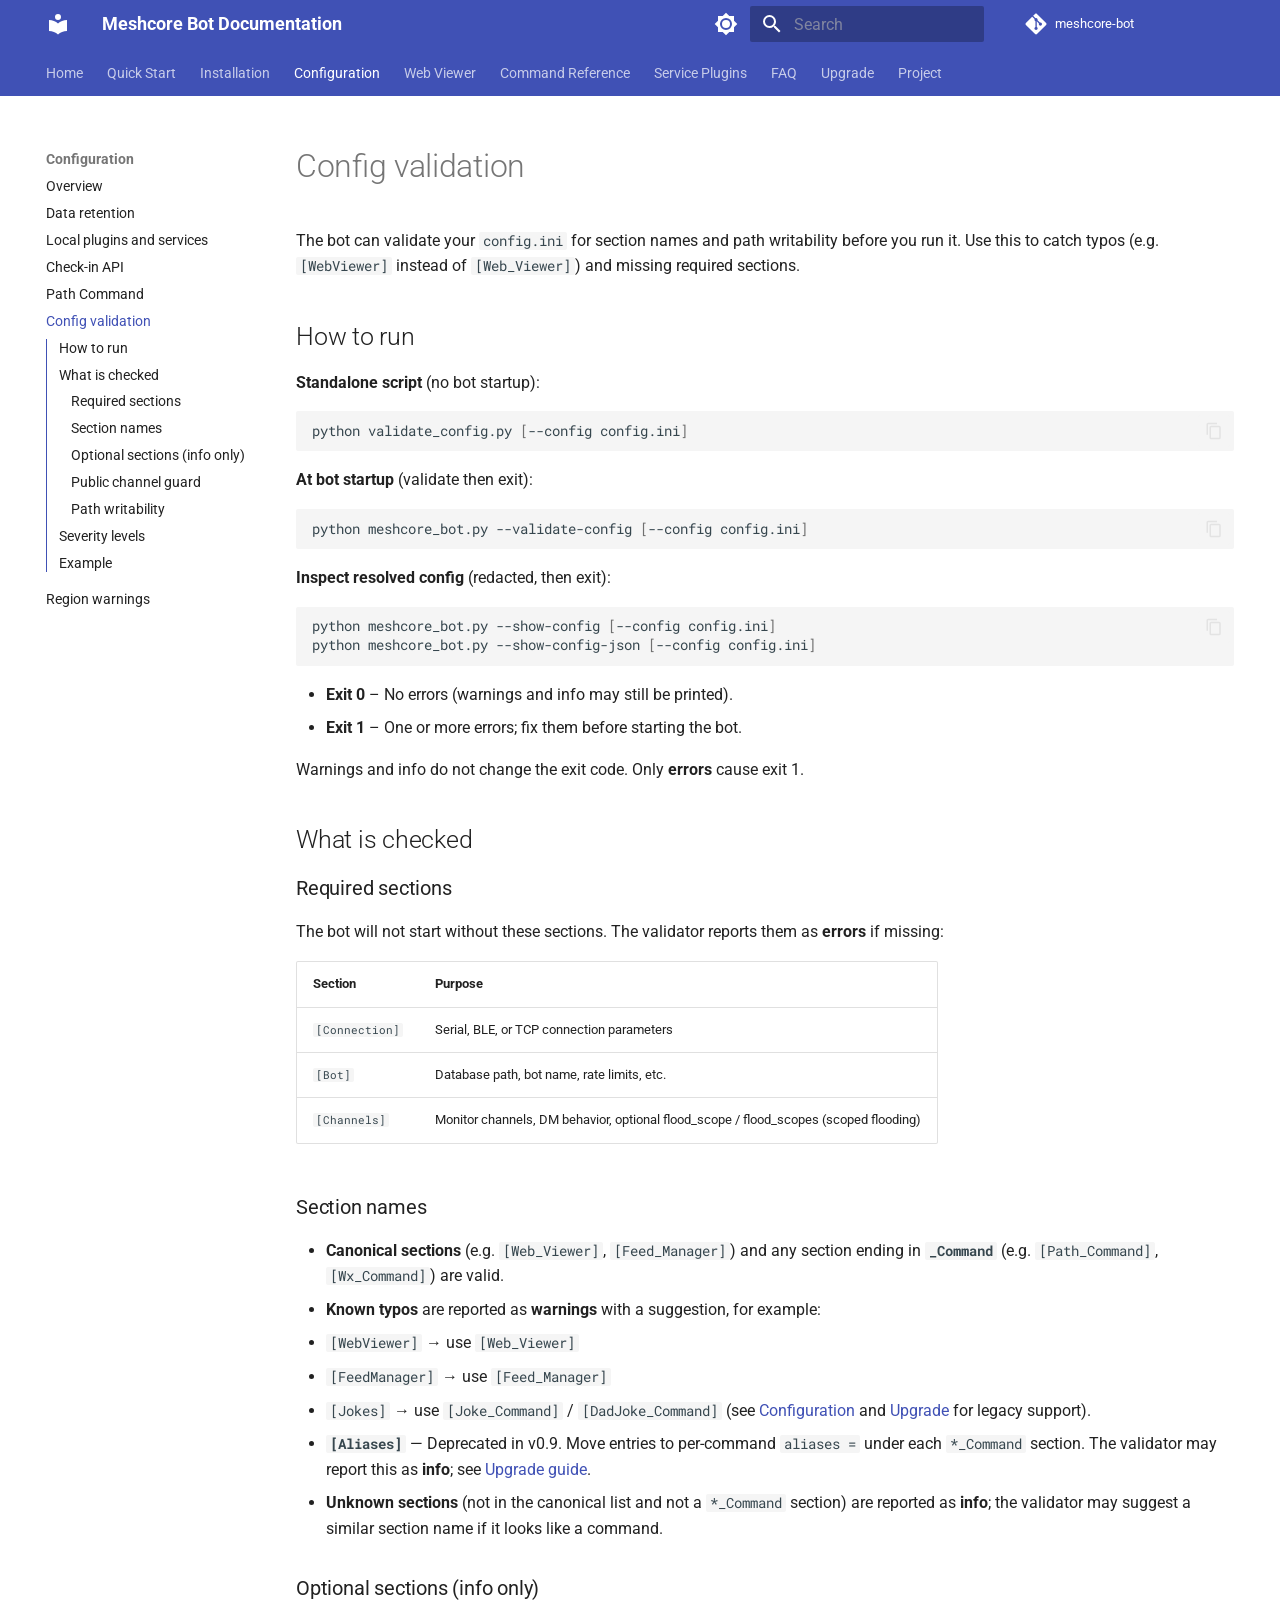
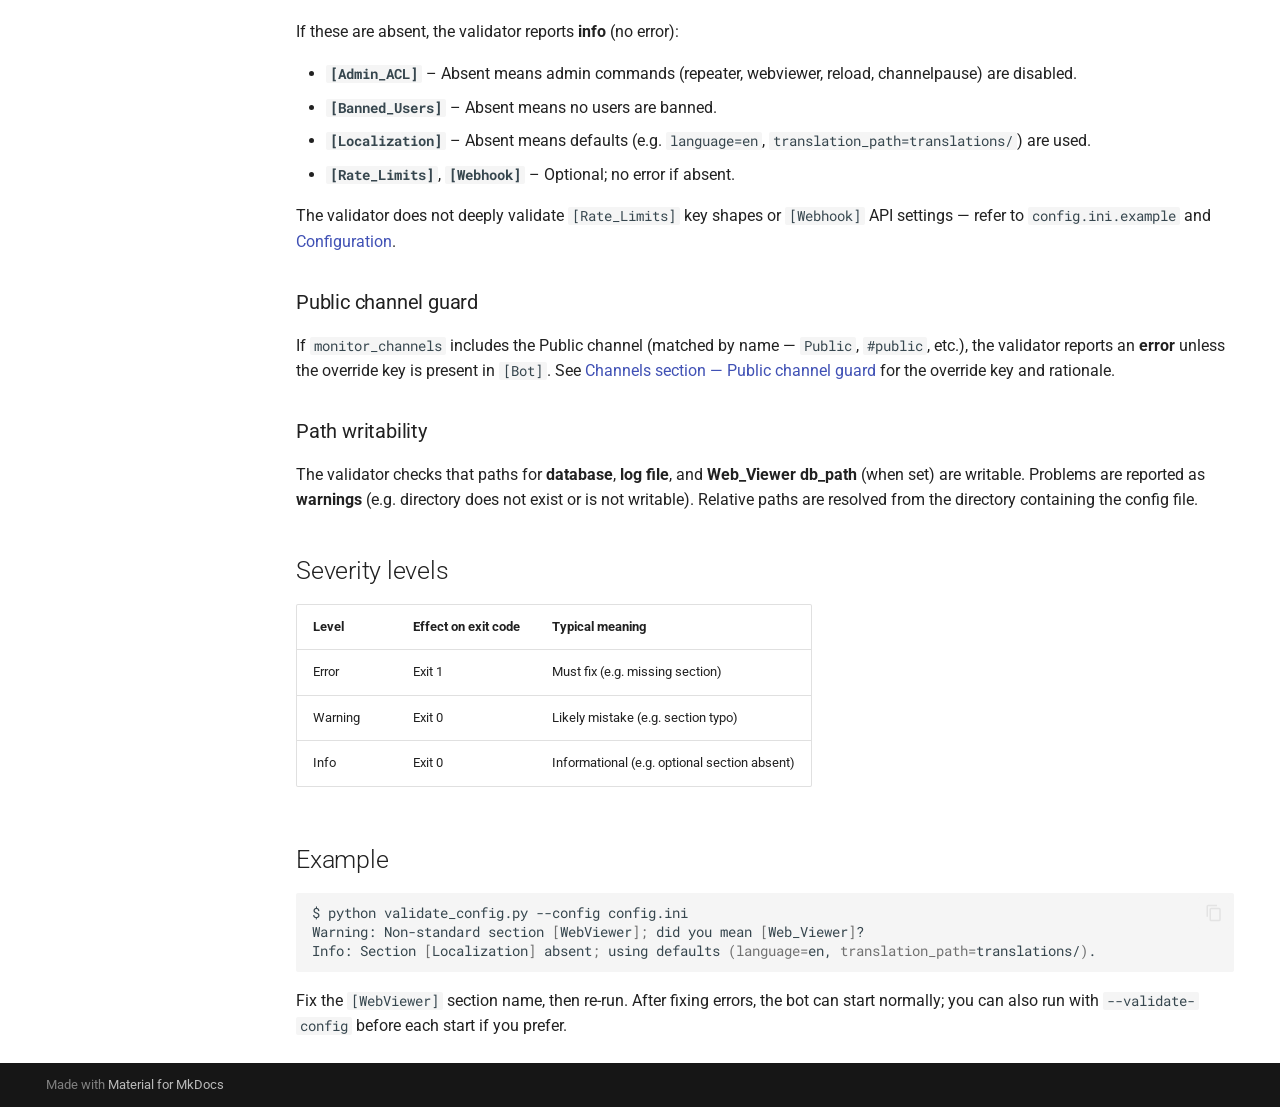
<file: config-validation/index.html>
<!doctype html>
<html lang="en" class="no-js">
  <head>
    
      <meta charset="utf-8">
      <meta name="viewport" content="width=device-width,initial-scale=1">
      
        <meta name="description" content="Documentation for the MeshCore bot and its services">
      
      
      
        <link rel="canonical" href="https://agessaman.github.io/meshcore-bot/config-validation/">
      
      
        <link rel="prev" href="../path-command-config/">
      
      
        <link rel="next" href="../region-warnings/">
      
      
        
      
      
      <link rel="icon" href="../assets/images/favicon.png">
      <meta name="generator" content="mkdocs-1.6.1, mkdocs-material-9.8.1">
    
    
      
        <title>Config validation - Meshcore Bot Documentation</title>
      
    
    
      <link rel="stylesheet" href="../assets/stylesheets/main.57a0d79d.min.css">
      
        
        <link rel="stylesheet" href="../assets/stylesheets/palette.fb2fffe2.min.css">
      
      


    
    
      
    
    
      
        
        
        <link rel="preconnect" href="https://fonts.gstatic.com" crossorigin>
        <link rel="stylesheet" href="https://fonts.googleapis.com/css?family=Roboto:300,300i,400,400i,700,700i%7CRoboto+Mono:400,400i,700,700i&display=fallback">
        <style>:root{--md-text-font:"Roboto";--md-code-font:"Roboto Mono"}</style>
      
    
    
    <script>__md_scope=new URL("..",location),__md_hash=e=>[...e].reduce(((e,_)=>(e<<5)-e+_.charCodeAt(0)),0),__md_get=(e,_=localStorage,t=__md_scope)=>JSON.parse(_.getItem(t.pathname+"."+e)),__md_set=(e,_,t=localStorage,a=__md_scope)=>{try{t.setItem(a.pathname+"."+e,JSON.stringify(_))}catch(e){}}</script>
    
      

    
    
  </head>
  
  
    
    
      
    
    
    
    
    <body dir="ltr" data-md-color-scheme="default" data-md-color-primary="indigo" data-md-color-accent="cyan">
  
    
    <input class="md-toggle" data-md-toggle="drawer" type="checkbox" id="__drawer" autocomplete="off">
    <input class="md-toggle" data-md-toggle="search" type="checkbox" id="__search" autocomplete="off">
    <label class="md-overlay" for="__drawer"></label>
    <div data-md-component="skip">
      
        
        <a href="#config-validation" class="md-skip">
          Skip to content
        </a>
      
    </div>
    <div data-md-component="announce">
      
    </div>
    
    
      

<header class="md-header" data-md-component="header">
  <nav class="md-header__inner md-grid" aria-label="Header">
    <a href=".." title="Meshcore Bot Documentation" class="md-header__button md-logo" aria-label="Meshcore Bot Documentation" data-md-component="logo">
      
  
  <svg xmlns="http://www.w3.org/2000/svg" viewBox="0 0 24 24"><path d="M12 8a3 3 0 0 0 3-3 3 3 0 0 0-3-3 3 3 0 0 0-3 3 3 3 0 0 0 3 3m0 3.54C9.64 9.35 6.5 8 3 8v11c3.5 0 6.64 1.35 9 3.54 2.36-2.19 5.5-3.54 9-3.54V8c-3.5 0-6.64 1.35-9 3.54"/></svg>

    </a>
    <label class="md-header__button md-icon" for="__drawer">
      
      <svg xmlns="http://www.w3.org/2000/svg" viewBox="0 0 24 24"><path d="M3 6h18v2H3zm0 5h18v2H3zm0 5h18v2H3z"/></svg>
    </label>
    <div class="md-header__title" data-md-component="header-title">
      <div class="md-header__ellipsis">
        <div class="md-header__topic">
          <span class="md-ellipsis">
            Meshcore Bot Documentation
          </span>
        </div>
        <div class="md-header__topic" data-md-component="header-topic">
          <span class="md-ellipsis">
            
              Config validation
            
          </span>
        </div>
      </div>
    </div>
    
      
        <form class="md-header__option" data-md-component="palette">
  
    
    
    
    <input class="md-option" data-md-color-media="" data-md-color-scheme="default" data-md-color-primary="indigo" data-md-color-accent="cyan"  aria-label="Switch to dark mode"  type="radio" name="__palette" id="__palette_0">
    
      <label class="md-header__button md-icon" title="Switch to dark mode" for="__palette_1" hidden>
        <svg xmlns="http://www.w3.org/2000/svg" viewBox="0 0 24 24"><path d="M12 8a4 4 0 0 0-4 4 4 4 0 0 0 4 4 4 4 0 0 0 4-4 4 4 0 0 0-4-4m0 10a6 6 0 0 1-6-6 6 6 0 0 1 6-6 6 6 0 0 1 6 6 6 6 0 0 1-6 6m8-9.31V4h-4.69L12 .69 8.69 4H4v4.69L.69 12 4 15.31V20h4.69L12 23.31 15.31 20H20v-4.69L23.31 12z"/></svg>
      </label>
    
  
    
    
    
    <input class="md-option" data-md-color-media="" data-md-color-scheme="slate" data-md-color-primary="indigo" data-md-color-accent="cyan"  aria-label="Switch to light mode"  type="radio" name="__palette" id="__palette_1">
    
      <label class="md-header__button md-icon" title="Switch to light mode" for="__palette_0" hidden>
        <svg xmlns="http://www.w3.org/2000/svg" viewBox="0 0 24 24"><path d="M12 18c-.89 0-1.74-.2-2.5-.55C11.56 16.5 13 14.42 13 12s-1.44-4.5-3.5-5.45C10.26 6.2 11.11 6 12 6a6 6 0 0 1 6 6 6 6 0 0 1-6 6m8-9.31V4h-4.69L12 .69 8.69 4H4v4.69L.69 12 4 15.31V20h4.69L12 23.31 15.31 20H20v-4.69L23.31 12z"/></svg>
      </label>
    
  
</form>
      
    
    
      <script>var palette=__md_get("__palette");if(palette&&palette.color){if("(prefers-color-scheme)"===palette.color.media){var media=matchMedia("(prefers-color-scheme: light)"),input=document.querySelector(media.matches?"[data-md-color-media='(prefers-color-scheme: light)']":"[data-md-color-media='(prefers-color-scheme: dark)']");palette.color.media=input.getAttribute("data-md-color-media"),palette.color.scheme=input.getAttribute("data-md-color-scheme"),palette.color.primary=input.getAttribute("data-md-color-primary"),palette.color.accent=input.getAttribute("data-md-color-accent")}for(var[key,value]of Object.entries(palette.color))document.body.setAttribute("data-md-color-"+key,value)}</script>
    
    
    
      
      
        <label class="md-header__button md-icon" for="__search">
          
          <svg xmlns="http://www.w3.org/2000/svg" viewBox="0 0 24 24"><path d="M9.5 3A6.5 6.5 0 0 1 16 9.5c0 1.61-.59 3.09-1.56 4.23l.27.27h.79l5 5-1.5 1.5-5-5v-.79l-.27-.27A6.52 6.52 0 0 1 9.5 16 6.5 6.5 0 0 1 3 9.5 6.5 6.5 0 0 1 9.5 3m0 2C7 5 5 7 5 9.5S7 14 9.5 14 14 12 14 9.5 12 5 9.5 5"/></svg>
        </label>
        <div class="md-search" data-md-component="search" role="dialog">
  <label class="md-search__overlay" for="__search"></label>
  <div class="md-search__inner" role="search">
    <form class="md-search__form" name="search">
      <input type="text" class="md-search__input" name="query" aria-label="Search" placeholder="Search" autocapitalize="off" autocorrect="off" autocomplete="off" spellcheck="false" data-md-component="search-query" required>
      <label class="md-search__icon md-icon" for="__search">
        
        <svg xmlns="http://www.w3.org/2000/svg" viewBox="0 0 24 24"><path d="M9.5 3A6.5 6.5 0 0 1 16 9.5c0 1.61-.59 3.09-1.56 4.23l.27.27h.79l5 5-1.5 1.5-5-5v-.79l-.27-.27A6.52 6.52 0 0 1 9.5 16 6.5 6.5 0 0 1 3 9.5 6.5 6.5 0 0 1 9.5 3m0 2C7 5 5 7 5 9.5S7 14 9.5 14 14 12 14 9.5 12 5 9.5 5"/></svg>
        
        <svg xmlns="http://www.w3.org/2000/svg" viewBox="0 0 24 24"><path d="M20 11v2H8l5.5 5.5-1.42 1.42L4.16 12l7.92-7.92L13.5 5.5 8 11z"/></svg>
      </label>
      <nav class="md-search__options" aria-label="Search">
        
        <button type="reset" class="md-search__icon md-icon" title="Clear" aria-label="Clear" tabindex="-1">
          
          <svg xmlns="http://www.w3.org/2000/svg" viewBox="0 0 24 24"><path d="M19 6.41 17.59 5 12 10.59 6.41 5 5 6.41 10.59 12 5 17.59 6.41 19 12 13.41 17.59 19 19 17.59 13.41 12z"/></svg>
        </button>
      </nav>
      
    </form>
    <div class="md-search__output">
      <div class="md-search__scrollwrap" tabindex="0" data-md-scrollfix>
        <div class="md-search-result" data-md-component="search-result">
          <div class="md-search-result__meta">
            Initializing search
          </div>
          <ol class="md-search-result__list" role="presentation"></ol>
        </div>
      </div>
    </div>
  </div>
</div>
      
    
    
      <div class="md-header__source">
        <a href="https://github.com/agessaman/meshcore-bot" title="Go to repository" class="md-source" data-md-component="source">
  <div class="md-source__icon md-icon">
    
    <svg xmlns="http://www.w3.org/2000/svg" viewBox="0 0 448 512"><!--! Font Awesome Free 7.1.0 by @fontawesome - https://fontawesome.com License - https://fontawesome.com/license/free (Icons: CC BY 4.0, Fonts: SIL OFL 1.1, Code: MIT License) Copyright 2025 Fonticons, Inc.--><path d="M439.6 236.1 244 40.5c-5.4-5.5-12.8-8.5-20.4-8.5s-15 3-20.4 8.4L162.5 81l51.5 51.5c27.1-9.1 52.7 16.8 43.4 43.7l49.7 49.7c34.2-11.8 61.2 31 35.5 56.7-26.5 26.5-70.2-2.9-56-37.3L240.3 199v121.9c25.3 12.5 22.3 41.8 9.1 55-6.4 6.4-15.2 10.1-24.3 10.1s-17.8-3.6-24.3-10.1c-17.6-17.6-11.1-46.9 11.2-56v-123c-20.8-8.5-24.6-30.7-18.6-45L142.6 101 8.5 235.1C3 240.6 0 247.9 0 255.5s3 15 8.5 20.4l195.6 195.7c5.4 5.4 12.7 8.4 20.4 8.4s15-3 20.4-8.4l194.7-194.7c5.4-5.4 8.4-12.8 8.4-20.4s-3-15-8.4-20.4"/></svg>
  </div>
  <div class="md-source__repository">
    meshcore-bot
  </div>
</a>
      </div>
    
  </nav>
  
</header>
    
    <div class="md-container" data-md-component="container">
      
      
        
          
            
<nav class="md-tabs" aria-label="Tabs" data-md-component="tabs">
  <div class="md-grid">
    <ul class="md-tabs__list">
      
        
  
  
  
  
    <li class="md-tabs__item">
      <a href=".." class="md-tabs__link">
        
  
  
    
  
  Home

      </a>
    </li>
  

      
        
  
  
  
  
    <li class="md-tabs__item">
      <a href="../getting-started/" class="md-tabs__link">
        
  
  
    
  
  Quick Start

      </a>
    </li>
  

      
        
  
  
  
  
    
    
      <li class="md-tabs__item">
        <a href="../installation/" class="md-tabs__link">
          
  
  
  Installation

        </a>
      </li>
    
  

      
        
  
  
  
    
  
  
    
    
      <li class="md-tabs__item md-tabs__item--active">
        <a href="../configuration/" class="md-tabs__link">
          
  
  
  Configuration

        </a>
      </li>
    
  

      
        
  
  
  
  
    <li class="md-tabs__item">
      <a href="../web-viewer/" class="md-tabs__link">
        
  
  
    
  
  Web Viewer

      </a>
    </li>
  

      
        
  
  
  
  
    
    
      <li class="md-tabs__item">
        <a href="../command-reference/" class="md-tabs__link">
          
  
  
  Command Reference

        </a>
      </li>
    
  

      
        
  
  
  
  
    
    
      <li class="md-tabs__item">
        <a href="../service-plugins/" class="md-tabs__link">
          
  
  
  Service Plugins

        </a>
      </li>
    
  

      
        
  
  
  
  
    <li class="md-tabs__item">
      <a href="../faq/" class="md-tabs__link">
        
  
  
    
  
  FAQ

      </a>
    </li>
  

      
        
  
  
  
  
    <li class="md-tabs__item">
      <a href="../upgrade/" class="md-tabs__link">
        
  
  
    
  
  Upgrade

      </a>
    </li>
  

      
        
  
  
  
  
    
    
      <li class="md-tabs__item">
        <a href="../solar-conditions-provenance/" class="md-tabs__link">
          
  
  
  Project

        </a>
      </li>
    
  

      
    </ul>
  </div>
</nav>
          
        
      
      <main class="md-main" data-md-component="main">
        <div class="md-main__inner md-grid">
          
            
              
              <div class="md-sidebar md-sidebar--primary" data-md-component="sidebar" data-md-type="navigation" >
                <div class="md-sidebar__scrollwrap">
                  <div class="md-sidebar__inner">
                    


  


  

<nav class="md-nav md-nav--primary md-nav--lifted md-nav--integrated" aria-label="Navigation" data-md-level="0">
  <label class="md-nav__title" for="__drawer">
    <a href=".." title="Meshcore Bot Documentation" class="md-nav__button md-logo" aria-label="Meshcore Bot Documentation" data-md-component="logo">
      
  
  <svg xmlns="http://www.w3.org/2000/svg" viewBox="0 0 24 24"><path d="M12 8a3 3 0 0 0 3-3 3 3 0 0 0-3-3 3 3 0 0 0-3 3 3 3 0 0 0 3 3m0 3.54C9.64 9.35 6.5 8 3 8v11c3.5 0 6.64 1.35 9 3.54 2.36-2.19 5.5-3.54 9-3.54V8c-3.5 0-6.64 1.35-9 3.54"/></svg>

    </a>
    Meshcore Bot Documentation
  </label>
  
    <div class="md-nav__source">
      <a href="https://github.com/agessaman/meshcore-bot" title="Go to repository" class="md-source" data-md-component="source">
  <div class="md-source__icon md-icon">
    
    <svg xmlns="http://www.w3.org/2000/svg" viewBox="0 0 448 512"><!--! Font Awesome Free 7.1.0 by @fontawesome - https://fontawesome.com License - https://fontawesome.com/license/free (Icons: CC BY 4.0, Fonts: SIL OFL 1.1, Code: MIT License) Copyright 2025 Fonticons, Inc.--><path d="M439.6 236.1 244 40.5c-5.4-5.5-12.8-8.5-20.4-8.5s-15 3-20.4 8.4L162.5 81l51.5 51.5c27.1-9.1 52.7 16.8 43.4 43.7l49.7 49.7c34.2-11.8 61.2 31 35.5 56.7-26.5 26.5-70.2-2.9-56-37.3L240.3 199v121.9c25.3 12.5 22.3 41.8 9.1 55-6.4 6.4-15.2 10.1-24.3 10.1s-17.8-3.6-24.3-10.1c-17.6-17.6-11.1-46.9 11.2-56v-123c-20.8-8.5-24.6-30.7-18.6-45L142.6 101 8.5 235.1C3 240.6 0 247.9 0 255.5s3 15 8.5 20.4l195.6 195.7c5.4 5.4 12.7 8.4 20.4 8.4s15-3 20.4-8.4l194.7-194.7c5.4-5.4 8.4-12.8 8.4-20.4s-3-15-8.4-20.4"/></svg>
  </div>
  <div class="md-source__repository">
    meshcore-bot
  </div>
</a>
    </div>
  
  <ul class="md-nav__list" data-md-scrollfix>
    
      
      
  
  
  
  
    <li class="md-nav__item">
      <a href=".." class="md-nav__link">
        
  
  
  <span class="md-ellipsis">
    
  
    Home
  

    
  </span>
  
  

      </a>
    </li>
  

    
      
      
  
  
  
  
    <li class="md-nav__item">
      <a href="../getting-started/" class="md-nav__link">
        
  
  
  <span class="md-ellipsis">
    
  
    Quick Start
  

    
  </span>
  
  

      </a>
    </li>
  

    
      
      
  
  
  
  
    
    
    
    
      
      
        
      
    
    
    <li class="md-nav__item md-nav__item--nested">
      
        
        
        <input class="md-nav__toggle md-toggle " type="checkbox" id="__nav_3" >
        
          
          <label class="md-nav__link" for="__nav_3" id="__nav_3_label" tabindex="0">
            
  
  
  <span class="md-ellipsis">
    
  
    Installation
  

    
  </span>
  
  

            <span class="md-nav__icon md-icon"></span>
          </label>
        
        <nav class="md-nav" data-md-level="1" aria-labelledby="__nav_3_label" aria-expanded="false">
          <label class="md-nav__title" for="__nav_3">
            <span class="md-nav__icon md-icon"></span>
            
  
    Installation
  

          </label>
          <ul class="md-nav__list" data-md-scrollfix>
            
              
                
  
  
  
  
    <li class="md-nav__item">
      <a href="../installation/" class="md-nav__link">
        
  
  
  <span class="md-ellipsis">
    
  
    Overview
  

    
  </span>
  
  

      </a>
    </li>
  

              
            
              
                
  
  
  
  
    <li class="md-nav__item">
      <a href="../docker/" class="md-nav__link">
        
  
  
  <span class="md-ellipsis">
    
  
    Docker
  

    
  </span>
  
  

      </a>
    </li>
  

              
            
              
                
  
  
  
  
    <li class="md-nav__item">
      <a href="../service-installation/" class="md-nav__link">
        
  
  
  <span class="md-ellipsis">
    
  
    Service
  

    
  </span>
  
  

      </a>
    </li>
  

              
            
          </ul>
        </nav>
      
    </li>
  

    
      
      
  
  
    
  
  
  
    
    
    
    
      
        
        
      
      
        
      
    
    
    <li class="md-nav__item md-nav__item--active md-nav__item--section md-nav__item--nested">
      
        
        
        <input class="md-nav__toggle md-toggle " type="checkbox" id="__nav_4" checked>
        
          
          <label class="md-nav__link" for="__nav_4" id="__nav_4_label" tabindex="">
            
  
  
  <span class="md-ellipsis">
    
  
    Configuration
  

    
  </span>
  
  

            <span class="md-nav__icon md-icon"></span>
          </label>
        
        <nav class="md-nav" data-md-level="1" aria-labelledby="__nav_4_label" aria-expanded="true">
          <label class="md-nav__title" for="__nav_4">
            <span class="md-nav__icon md-icon"></span>
            
  
    Configuration
  

          </label>
          <ul class="md-nav__list" data-md-scrollfix>
            
              
                
  
  
  
  
    <li class="md-nav__item">
      <a href="../configuration/" class="md-nav__link">
        
  
  
  <span class="md-ellipsis">
    
  
    Overview
  

    
  </span>
  
  

      </a>
    </li>
  

              
            
              
                
  
  
  
  
    <li class="md-nav__item">
      <a href="../data-retention/" class="md-nav__link">
        
  
  
  <span class="md-ellipsis">
    
  
    Data retention
  

    
  </span>
  
  

      </a>
    </li>
  

              
            
              
                
  
  
  
  
    <li class="md-nav__item">
      <a href="../local-plugins/" class="md-nav__link">
        
  
  
  <span class="md-ellipsis">
    
  
    Local plugins and services
  

    
  </span>
  
  

      </a>
    </li>
  

              
            
              
                
  
  
  
  
    <li class="md-nav__item">
      <a href="../checkin-api/" class="md-nav__link">
        
  
  
  <span class="md-ellipsis">
    
  
    Check-in API
  

    
  </span>
  
  

      </a>
    </li>
  

              
            
              
                
  
  
  
  
    <li class="md-nav__item">
      <a href="../path-command-config/" class="md-nav__link">
        
  
  
  <span class="md-ellipsis">
    
  
    Path Command
  

    
  </span>
  
  

      </a>
    </li>
  

              
            
              
                
  
  
    
  
  
  
    <li class="md-nav__item md-nav__item--active">
      
      <input class="md-nav__toggle md-toggle" type="checkbox" id="__toc">
      
      
        
      
      
        <label class="md-nav__link md-nav__link--active" for="__toc">
          
  
  
  <span class="md-ellipsis">
    
  
    Config validation
  

    
  </span>
  
  

          <span class="md-nav__icon md-icon"></span>
        </label>
      
      <a href="./" class="md-nav__link md-nav__link--active">
        
  
  
  <span class="md-ellipsis">
    
  
    Config validation
  

    
  </span>
  
  

      </a>
      
        

<nav class="md-nav md-nav--secondary" aria-label="Table of contents">
  
  
  
    
  
  
    <label class="md-nav__title" for="__toc">
      <span class="md-nav__icon md-icon"></span>
      Table of contents
    </label>
    <ul class="md-nav__list" data-md-component="toc" data-md-scrollfix>
      
        <li class="md-nav__item">
  <a href="#how-to-run" class="md-nav__link">
    <span class="md-ellipsis">
      
        How to run
      
    </span>
  </a>
  
</li>
      
        <li class="md-nav__item">
  <a href="#what-is-checked" class="md-nav__link">
    <span class="md-ellipsis">
      
        What is checked
      
    </span>
  </a>
  
    <nav class="md-nav" aria-label="What is checked">
      <ul class="md-nav__list">
        
          <li class="md-nav__item">
  <a href="#required-sections" class="md-nav__link">
    <span class="md-ellipsis">
      
        Required sections
      
    </span>
  </a>
  
</li>
        
          <li class="md-nav__item">
  <a href="#section-names" class="md-nav__link">
    <span class="md-ellipsis">
      
        Section names
      
    </span>
  </a>
  
</li>
        
          <li class="md-nav__item">
  <a href="#optional-sections-info-only" class="md-nav__link">
    <span class="md-ellipsis">
      
        Optional sections (info only)
      
    </span>
  </a>
  
</li>
        
          <li class="md-nav__item">
  <a href="#public-channel-guard" class="md-nav__link">
    <span class="md-ellipsis">
      
        Public channel guard
      
    </span>
  </a>
  
</li>
        
          <li class="md-nav__item">
  <a href="#path-writability" class="md-nav__link">
    <span class="md-ellipsis">
      
        Path writability
      
    </span>
  </a>
  
</li>
        
      </ul>
    </nav>
  
</li>
      
        <li class="md-nav__item">
  <a href="#severity-levels" class="md-nav__link">
    <span class="md-ellipsis">
      
        Severity levels
      
    </span>
  </a>
  
</li>
      
        <li class="md-nav__item">
  <a href="#example" class="md-nav__link">
    <span class="md-ellipsis">
      
        Example
      
    </span>
  </a>
  
</li>
      
    </ul>
  
</nav>
      
    </li>
  

              
            
              
                
  
  
  
  
    <li class="md-nav__item">
      <a href="../region-warnings/" class="md-nav__link">
        
  
  
  <span class="md-ellipsis">
    
  
    Region warnings
  

    
  </span>
  
  

      </a>
    </li>
  

              
            
          </ul>
        </nav>
      
    </li>
  

    
      
      
  
  
  
  
    <li class="md-nav__item">
      <a href="../web-viewer/" class="md-nav__link">
        
  
  
  <span class="md-ellipsis">
    
  
    Web Viewer
  

    
  </span>
  
  

      </a>
    </li>
  

    
      
      
  
  
  
  
    
    
    
    
      
      
        
      
    
    
    <li class="md-nav__item md-nav__item--nested">
      
        
        
        <input class="md-nav__toggle md-toggle " type="checkbox" id="__nav_6" >
        
          
          <label class="md-nav__link" for="__nav_6" id="__nav_6_label" tabindex="0">
            
  
  
  <span class="md-ellipsis">
    
  
    Command Reference
  

    
  </span>
  
  

            <span class="md-nav__icon md-icon"></span>
          </label>
        
        <nav class="md-nav" data-md-level="1" aria-labelledby="__nav_6_label" aria-expanded="false">
          <label class="md-nav__title" for="__nav_6">
            <span class="md-nav__icon md-icon"></span>
            
  
    Command Reference
  

          </label>
          <ul class="md-nav__list" data-md-scrollfix>
            
              
                
  
  
  
  
    <li class="md-nav__item">
      <a href="../command-reference/" class="md-nav__link">
        
  
  
  <span class="md-ellipsis">
    
  
    Overview
  

    
  </span>
  
  

      </a>
    </li>
  

              
            
              
                
  
  
  
  
    <li class="md-nav__item">
      <a href="../repeater-commands/" class="md-nav__link">
        
  
  
  <span class="md-ellipsis">
    
  
    Repeater Commands
  

    
  </span>
  
  

      </a>
    </li>
  

              
            
              
                
  
  
  
  
    <li class="md-nav__item">
      <a href="../command-reference-website/" class="md-nav__link">
        
  
  
  <span class="md-ellipsis">
    
  
    Custom Command Website
  

    
  </span>
  
  

      </a>
    </li>
  

              
            
              
                
  
  
  
  
    <li class="md-nav__item">
      <a href="../develop-command-scripts/" class="md-nav__link">
        
  
  
  <span class="md-ellipsis">
    
  
    Developing Commands
  

    
  </span>
  
  

      </a>
    </li>
  

              
            
          </ul>
        </nav>
      
    </li>
  

    
      
      
  
  
  
  
    
    
    
    
      
      
        
      
    
    
    <li class="md-nav__item md-nav__item--nested">
      
        
        
        <input class="md-nav__toggle md-toggle " type="checkbox" id="__nav_7" >
        
          
          <label class="md-nav__link" for="__nav_7" id="__nav_7_label" tabindex="0">
            
  
  
  <span class="md-ellipsis">
    
  
    Service Plugins
  

    
  </span>
  
  

            <span class="md-nav__icon md-icon"></span>
          </label>
        
        <nav class="md-nav" data-md-level="1" aria-labelledby="__nav_7_label" aria-expanded="false">
          <label class="md-nav__title" for="__nav_7">
            <span class="md-nav__icon md-icon"></span>
            
  
    Service Plugins
  

          </label>
          <ul class="md-nav__list" data-md-scrollfix>
            
              
                
  
  
  
  
    <li class="md-nav__item">
      <a href="../service-plugins/" class="md-nav__link">
        
  
  
  <span class="md-ellipsis">
    
  
    Overview
  

    
  </span>
  
  

      </a>
    </li>
  

              
            
              
                
  
  
  
  
    <li class="md-nav__item">
      <a href="../discord-bridge/" class="md-nav__link">
        
  
  
  <span class="md-ellipsis">
    
  
    Discord Bridge
  

    
  </span>
  
  

      </a>
    </li>
  

              
            
              
                
  
  
  
  
    <li class="md-nav__item">
      <a href="../telegram-bridge/" class="md-nav__link">
        
  
  
  <span class="md-ellipsis">
    
  
    Telegram Bridge
  

    
  </span>
  
  

      </a>
    </li>
  

              
            
              
                
  
  
  
  
    <li class="md-nav__item">
      <a href="../packet-capture/" class="md-nav__link">
        
  
  
  <span class="md-ellipsis">
    
  
    Packet Capture
  

    
  </span>
  
  

      </a>
    </li>
  

              
            
              
                
  
  
  
  
    <li class="md-nav__item">
      <a href="../map-uploader/" class="md-nav__link">
        
  
  
  <span class="md-ellipsis">
    
  
    Map Uploader
  

    
  </span>
  
  

      </a>
    </li>
  

              
            
              
                
  
  
  
  
    <li class="md-nav__item">
      <a href="../weather-service/" class="md-nav__link">
        
  
  
  <span class="md-ellipsis">
    
  
    Weather Service
  

    
  </span>
  
  

      </a>
    </li>
  

              
            
              
                
  
  
  
  
    <li class="md-nav__item">
      <a href="../earthquake-service/" class="md-nav__link">
        
  
  
  <span class="md-ellipsis">
    
  
    Earthquake Service
  

    
  </span>
  
  

      </a>
    </li>
  

              
            
              
                
  
  
  
  
    <li class="md-nav__item">
      <a href="../repeater-prefix-collision-service/" class="md-nav__link">
        
  
  
  <span class="md-ellipsis">
    
  
    Repeater Prefix Collision
  

    
  </span>
  
  

      </a>
    </li>
  

              
            
              
                
  
  
  
  
    <li class="md-nav__item">
      <a href="../worldcup/" class="md-nav__link">
        
  
  
  <span class="md-ellipsis">
    
  
    World Cup
  

    
  </span>
  
  

      </a>
    </li>
  

              
            
              
                
  
  
  
  
    <li class="md-nav__item">
      <a href="../FEEDS/" class="md-nav__link">
        
  
  
  <span class="md-ellipsis">
    
  
    Feed Management
  

    
  </span>
  
  

      </a>
    </li>
  

              
            
          </ul>
        </nav>
      
    </li>
  

    
      
      
  
  
  
  
    <li class="md-nav__item">
      <a href="../faq/" class="md-nav__link">
        
  
  
  <span class="md-ellipsis">
    
  
    FAQ
  

    
  </span>
  
  

      </a>
    </li>
  

    
      
      
  
  
  
  
    <li class="md-nav__item">
      <a href="../upgrade/" class="md-nav__link">
        
  
  
  <span class="md-ellipsis">
    
  
    Upgrade
  

    
  </span>
  
  

      </a>
    </li>
  

    
      
      
  
  
  
  
    
    
    
    
      
      
        
      
    
    
    <li class="md-nav__item md-nav__item--nested">
      
        
        
        <input class="md-nav__toggle md-toggle " type="checkbox" id="__nav_10" >
        
          
          <label class="md-nav__link" for="__nav_10" id="__nav_10_label" tabindex="0">
            
  
  
  <span class="md-ellipsis">
    
  
    Project
  

    
  </span>
  
  

            <span class="md-nav__icon md-icon"></span>
          </label>
        
        <nav class="md-nav" data-md-level="1" aria-labelledby="__nav_10_label" aria-expanded="false">
          <label class="md-nav__title" for="__nav_10">
            <span class="md-nav__icon md-icon"></span>
            
  
    Project
  

          </label>
          <ul class="md-nav__list" data-md-scrollfix>
            
              
                
  
  
  
  
    <li class="md-nav__item">
      <a href="../solar-conditions-provenance/" class="md-nav__link">
        
  
  
  <span class="md-ellipsis">
    
  
    Solar conditions provenance
  

    
  </span>
  
  

      </a>
    </li>
  

              
            
          </ul>
        </nav>
      
    </li>
  

    
  </ul>
</nav>
                  </div>
                </div>
              </div>
            
            
          
          
            <div class="md-content" data-md-component="content">
              
              <article class="md-content__inner md-typeset">
                
                  


  
  


<h1 id="config-validation">Config validation</h1>
<p>The bot can validate your <code>config.ini</code> for section names and path writability before you run it. Use this to catch typos (e.g. <code>[WebViewer]</code> instead of <code>[Web_Viewer]</code>) and missing required sections.</p>
<h2 id="how-to-run">How to run</h2>
<p><strong>Standalone script</strong> (no bot startup):</p>
<div class="highlight"><pre><span></span><code><a id="__codelineno-0-1" name="__codelineno-0-1" href="#__codelineno-0-1"></a>python<span class="w"> </span>validate_config.py<span class="w"> </span><span class="o">[</span>--config<span class="w"> </span>config.ini<span class="o">]</span>
</code></pre></div>
<p><strong>At bot startup</strong> (validate then exit):</p>
<div class="highlight"><pre><span></span><code><a id="__codelineno-1-1" name="__codelineno-1-1" href="#__codelineno-1-1"></a>python<span class="w"> </span>meshcore_bot.py<span class="w"> </span>--validate-config<span class="w"> </span><span class="o">[</span>--config<span class="w"> </span>config.ini<span class="o">]</span>
</code></pre></div>
<p><strong>Inspect resolved config</strong> (redacted, then exit):</p>
<div class="highlight"><pre><span></span><code><a id="__codelineno-2-1" name="__codelineno-2-1" href="#__codelineno-2-1"></a>python<span class="w"> </span>meshcore_bot.py<span class="w"> </span>--show-config<span class="w"> </span><span class="o">[</span>--config<span class="w"> </span>config.ini<span class="o">]</span>
<a id="__codelineno-2-2" name="__codelineno-2-2" href="#__codelineno-2-2"></a>python<span class="w"> </span>meshcore_bot.py<span class="w"> </span>--show-config-json<span class="w"> </span><span class="o">[</span>--config<span class="w"> </span>config.ini<span class="o">]</span>
</code></pre></div>
<ul>
<li><strong>Exit 0</strong> – No errors (warnings and info may still be printed).</li>
<li><strong>Exit 1</strong> – One or more errors; fix them before starting the bot.</li>
</ul>
<p>Warnings and info do not change the exit code. Only <strong>errors</strong> cause exit 1.</p>
<h2 id="what-is-checked">What is checked</h2>
<h3 id="required-sections">Required sections</h3>
<p>The bot will not start without these sections. The validator reports them as <strong>errors</strong> if missing:</p>
<table>
<thead>
<tr>
<th>Section</th>
<th>Purpose</th>
</tr>
</thead>
<tbody>
<tr>
<td><code>[Connection]</code></td>
<td>Serial, BLE, or TCP connection parameters</td>
</tr>
<tr>
<td><code>[Bot]</code></td>
<td>Database path, bot name, rate limits, etc.</td>
</tr>
<tr>
<td><code>[Channels]</code></td>
<td>Monitor channels, DM behavior, optional flood_scope / flood_scopes (scoped flooding)</td>
</tr>
</tbody>
</table>
<h3 id="section-names">Section names</h3>
<ul>
<li><strong>Canonical sections</strong> (e.g. <code>[Web_Viewer]</code>, <code>[Feed_Manager]</code>) and any section ending in <strong><code>_Command</code></strong> (e.g. <code>[Path_Command]</code>, <code>[Wx_Command]</code>) are valid.</li>
<li><strong>Known typos</strong> are reported as <strong>warnings</strong> with a suggestion, for example:</li>
<li><code>[WebViewer]</code> → use <code>[Web_Viewer]</code></li>
<li><code>[FeedManager]</code> → use <code>[Feed_Manager]</code></li>
<li><code>[Jokes]</code> → use <code>[Joke_Command]</code> / <code>[DadJoke_Command]</code> (see <a href="../configuration/">Configuration</a> and <a href="../upgrade/">Upgrade</a> for legacy support).</li>
<li><strong><code>[Aliases]</code></strong> — Deprecated in v0.9. Move entries to per-command <code>aliases =</code> under each <code>*_Command</code> section. The validator may report this as <strong>info</strong>; see <a href="../upgrade/#upgrading-from-v08-v09">Upgrade guide</a>.</li>
<li><strong>Unknown sections</strong> (not in the canonical list and not a <code>*_Command</code> section) are reported as <strong>info</strong>; the validator may suggest a similar section name if it looks like a command.</li>
</ul>
<h3 id="optional-sections-info-only">Optional sections (info only)</h3>
<p>If these are absent, the validator reports <strong>info</strong> (no error):</p>
<ul>
<li><strong><code>[Admin_ACL]</code></strong> – Absent means admin commands (repeater, webviewer, reload, channelpause) are disabled.</li>
<li><strong><code>[Banned_Users]</code></strong> – Absent means no users are banned.</li>
<li><strong><code>[Localization]</code></strong> – Absent means defaults (e.g. <code>language=en</code>, <code>translation_path=translations/</code>) are used.</li>
<li><strong><code>[Rate_Limits]</code></strong>, <strong><code>[Webhook]</code></strong> – Optional; no error if absent.</li>
</ul>
<p>The validator does not deeply validate <code>[Rate_Limits]</code> key shapes or <code>[Webhook]</code> API settings — refer to <code>config.ini.example</code> and <a href="../configuration/">Configuration</a>.</p>
<h3 id="public-channel-guard">Public channel guard</h3>
<p>If <code>monitor_channels</code> includes the Public channel (matched by name — <code>Public</code>, <code>#public</code>, etc.), the validator reports an <strong>error</strong> unless the override key is present in <code>[Bot]</code>. See <a href="../configuration/#public-channel-guard">Channels section — Public channel guard</a> for the override key and rationale.</p>
<h3 id="path-writability">Path writability</h3>
<p>The validator checks that paths for <strong>database</strong>, <strong>log file</strong>, and <strong>Web_Viewer db_path</strong> (when set) are writable. Problems are reported as <strong>warnings</strong> (e.g. directory does not exist or is not writable). Relative paths are resolved from the directory containing the config file.</p>
<h2 id="severity-levels">Severity levels</h2>
<table>
<thead>
<tr>
<th>Level</th>
<th>Effect on exit code</th>
<th>Typical meaning</th>
</tr>
</thead>
<tbody>
<tr>
<td>Error</td>
<td>Exit 1</td>
<td>Must fix (e.g. missing section)</td>
</tr>
<tr>
<td>Warning</td>
<td>Exit 0</td>
<td>Likely mistake (e.g. section typo)</td>
</tr>
<tr>
<td>Info</td>
<td>Exit 0</td>
<td>Informational (e.g. optional section absent)</td>
</tr>
</tbody>
</table>
<h2 id="example">Example</h2>
<div class="highlight"><pre><span></span><code><a id="__codelineno-3-1" name="__codelineno-3-1" href="#__codelineno-3-1"></a>$<span class="w"> </span>python<span class="w"> </span>validate_config.py<span class="w"> </span>--config<span class="w"> </span>config.ini
<a id="__codelineno-3-2" name="__codelineno-3-2" href="#__codelineno-3-2"></a>Warning:<span class="w"> </span>Non-standard<span class="w"> </span>section<span class="w"> </span><span class="o">[</span>WebViewer<span class="o">]</span><span class="p">;</span><span class="w"> </span>did<span class="w"> </span>you<span class="w"> </span>mean<span class="w"> </span><span class="o">[</span>Web_Viewer<span class="o">]</span>?
<a id="__codelineno-3-3" name="__codelineno-3-3" href="#__codelineno-3-3"></a>Info:<span class="w"> </span>Section<span class="w"> </span><span class="o">[</span>Localization<span class="o">]</span><span class="w"> </span>absent<span class="p">;</span><span class="w"> </span>using<span class="w"> </span>defaults<span class="w"> </span><span class="o">(</span><span class="nv">language</span><span class="o">=</span>en,<span class="w"> </span><span class="nv">translation_path</span><span class="o">=</span>translations/<span class="o">)</span>.
</code></pre></div>
<p>Fix the <code>[WebViewer]</code> section name, then re-run. After fixing errors, the bot can start normally; you can also run with <code>--validate-config</code> before each start if you prefer.</p>












                
              </article>
            </div>
          
          
<script>var target=document.getElementById(location.hash.slice(1));target&&target.name&&(target.checked=target.name.startsWith("__tabbed_"))</script>
        </div>
        
      </main>
      
        <footer class="md-footer">
  
  <div class="md-footer-meta md-typeset">
    <div class="md-footer-meta__inner md-grid">
      <div class="md-copyright">
  
  
    Made with
    <a href="https://squidfunk.github.io/mkdocs-material/" target="_blank" rel="noopener">
      Material for MkDocs
    </a>
  
</div>
      
    </div>
  </div>
</footer>
      
    </div>
    <div class="md-dialog" data-md-component="dialog">
      <div class="md-dialog__inner md-typeset"></div>
    </div>
    
    
    
      
      
      <script id="__config" type="application/json">{"annotate": null, "base": "..", "features": ["navigation.instant", "navigation.tracking", "navigation.tabs", "navigation.sections", "toc.integrate", "content.code.copy"], "search": "../assets/javascripts/workers/search.a7633da7.min.js", "tags": null, "translations": {"clipboard.copied": "Copied to clipboard", "clipboard.copy": "Copy to clipboard", "search.result.more.one": "1 more on this page", "search.result.more.other": "# more on this page", "search.result.none": "No matching documents", "search.result.one": "1 matching document", "search.result.other": "# matching documents", "search.result.placeholder": "Type to start searching", "search.result.term.missing": "Missing", "select.version": "Select version"}, "version": null}</script>
    
    
      <script src="../assets/javascripts/bundle.a5f9d56c.min.js"></script>
      
    
  </body>
</html>
</file>
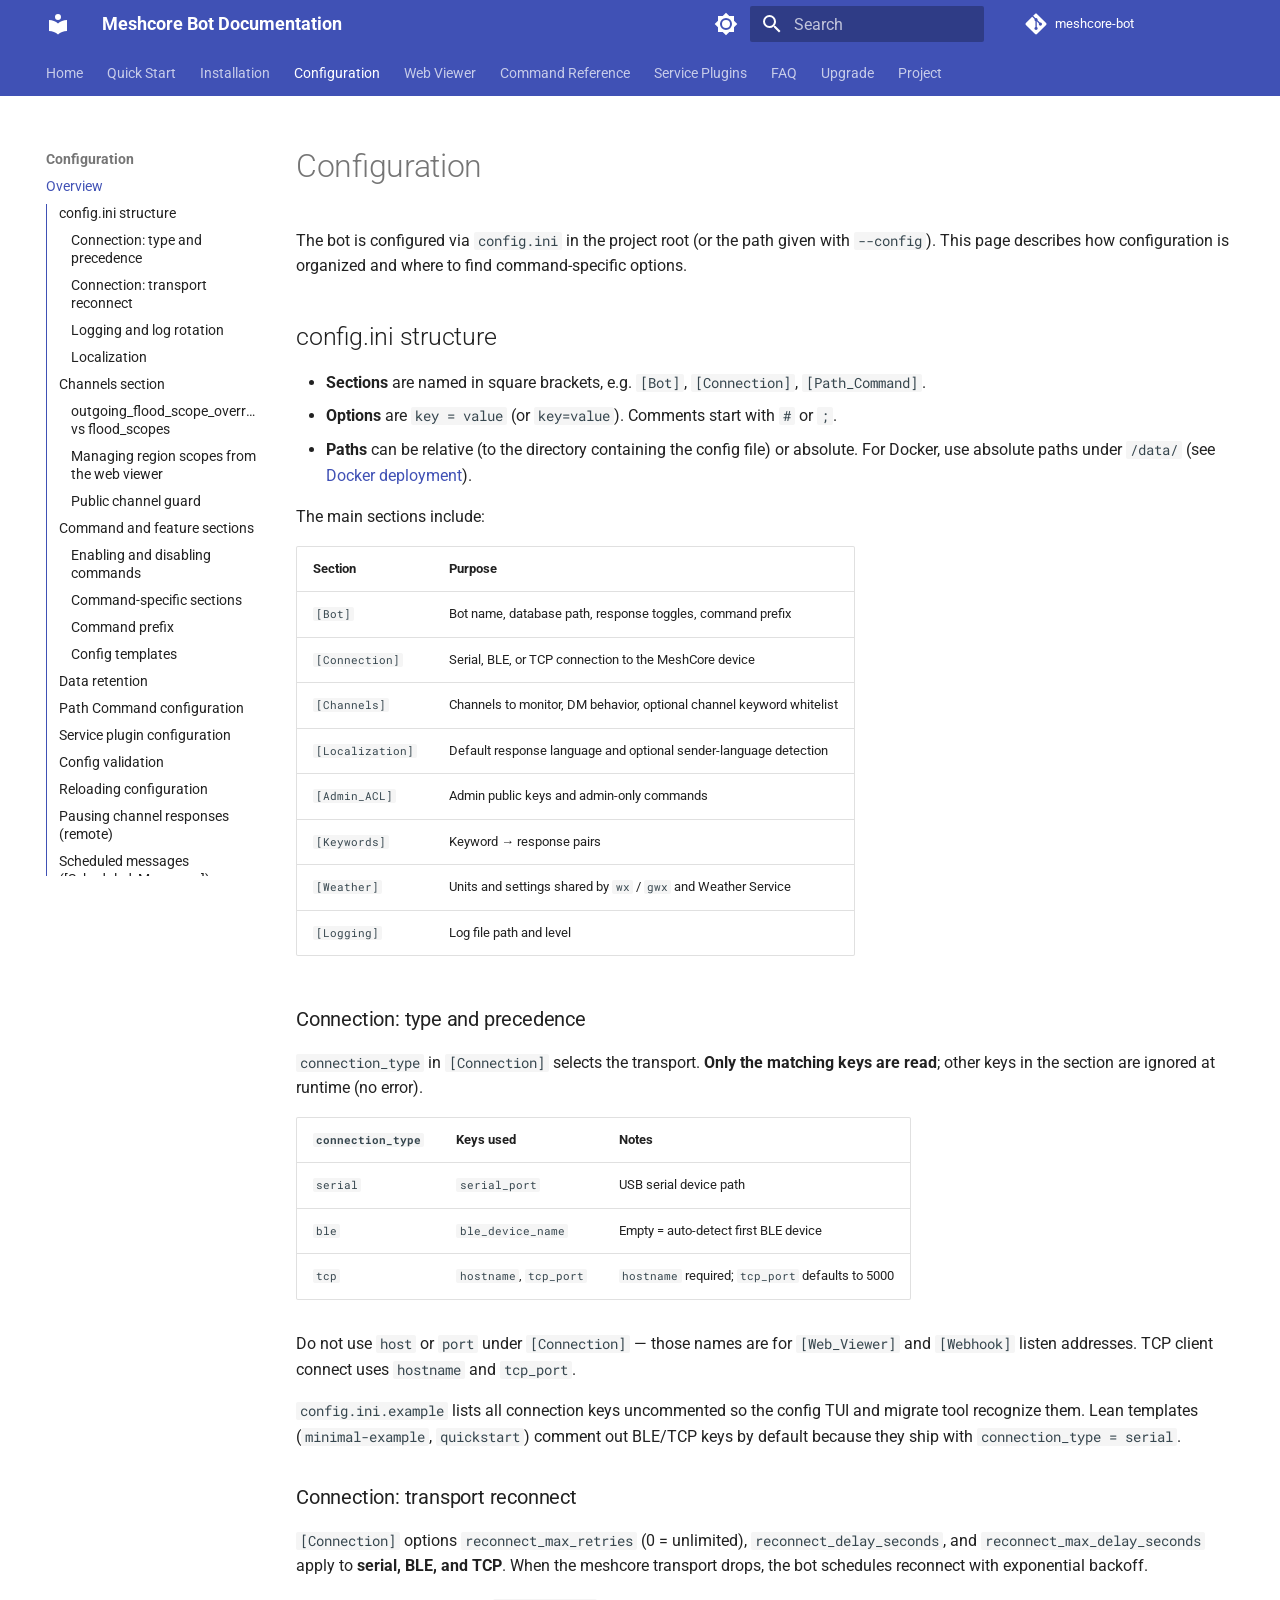
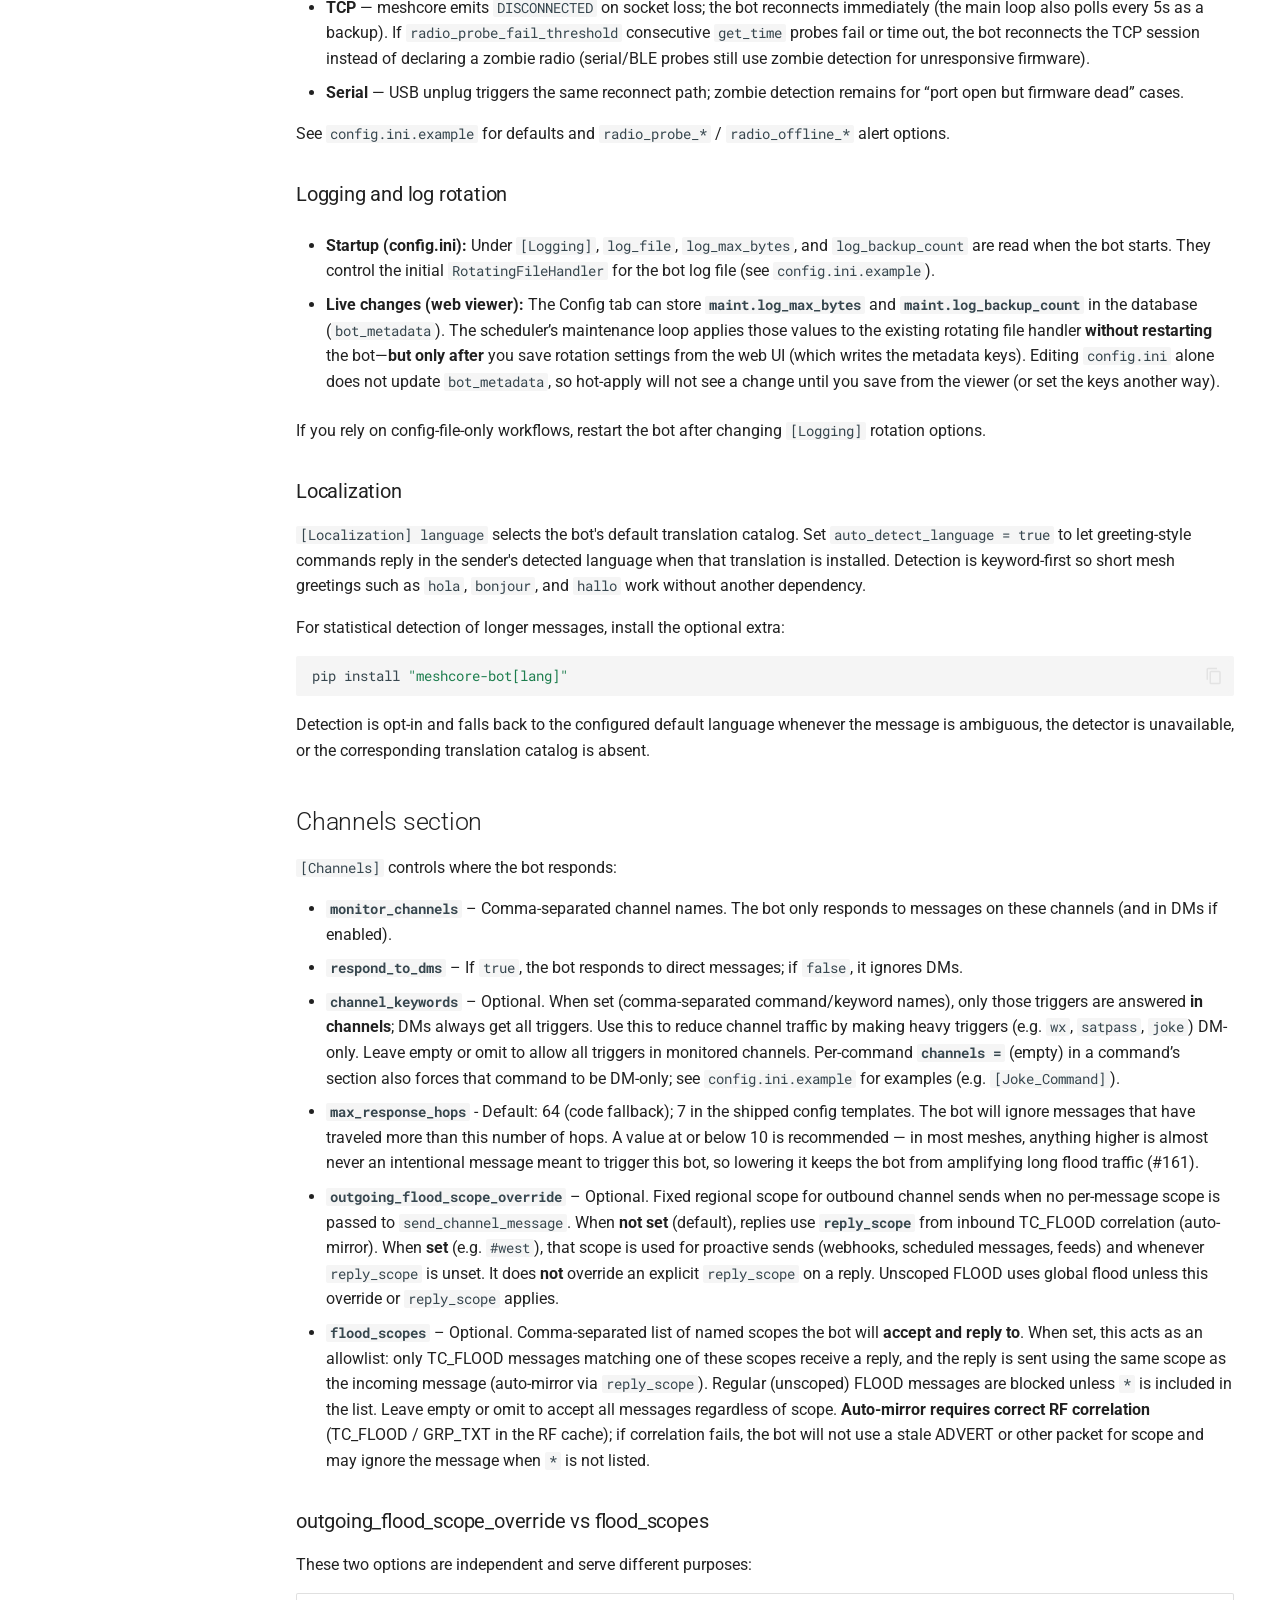
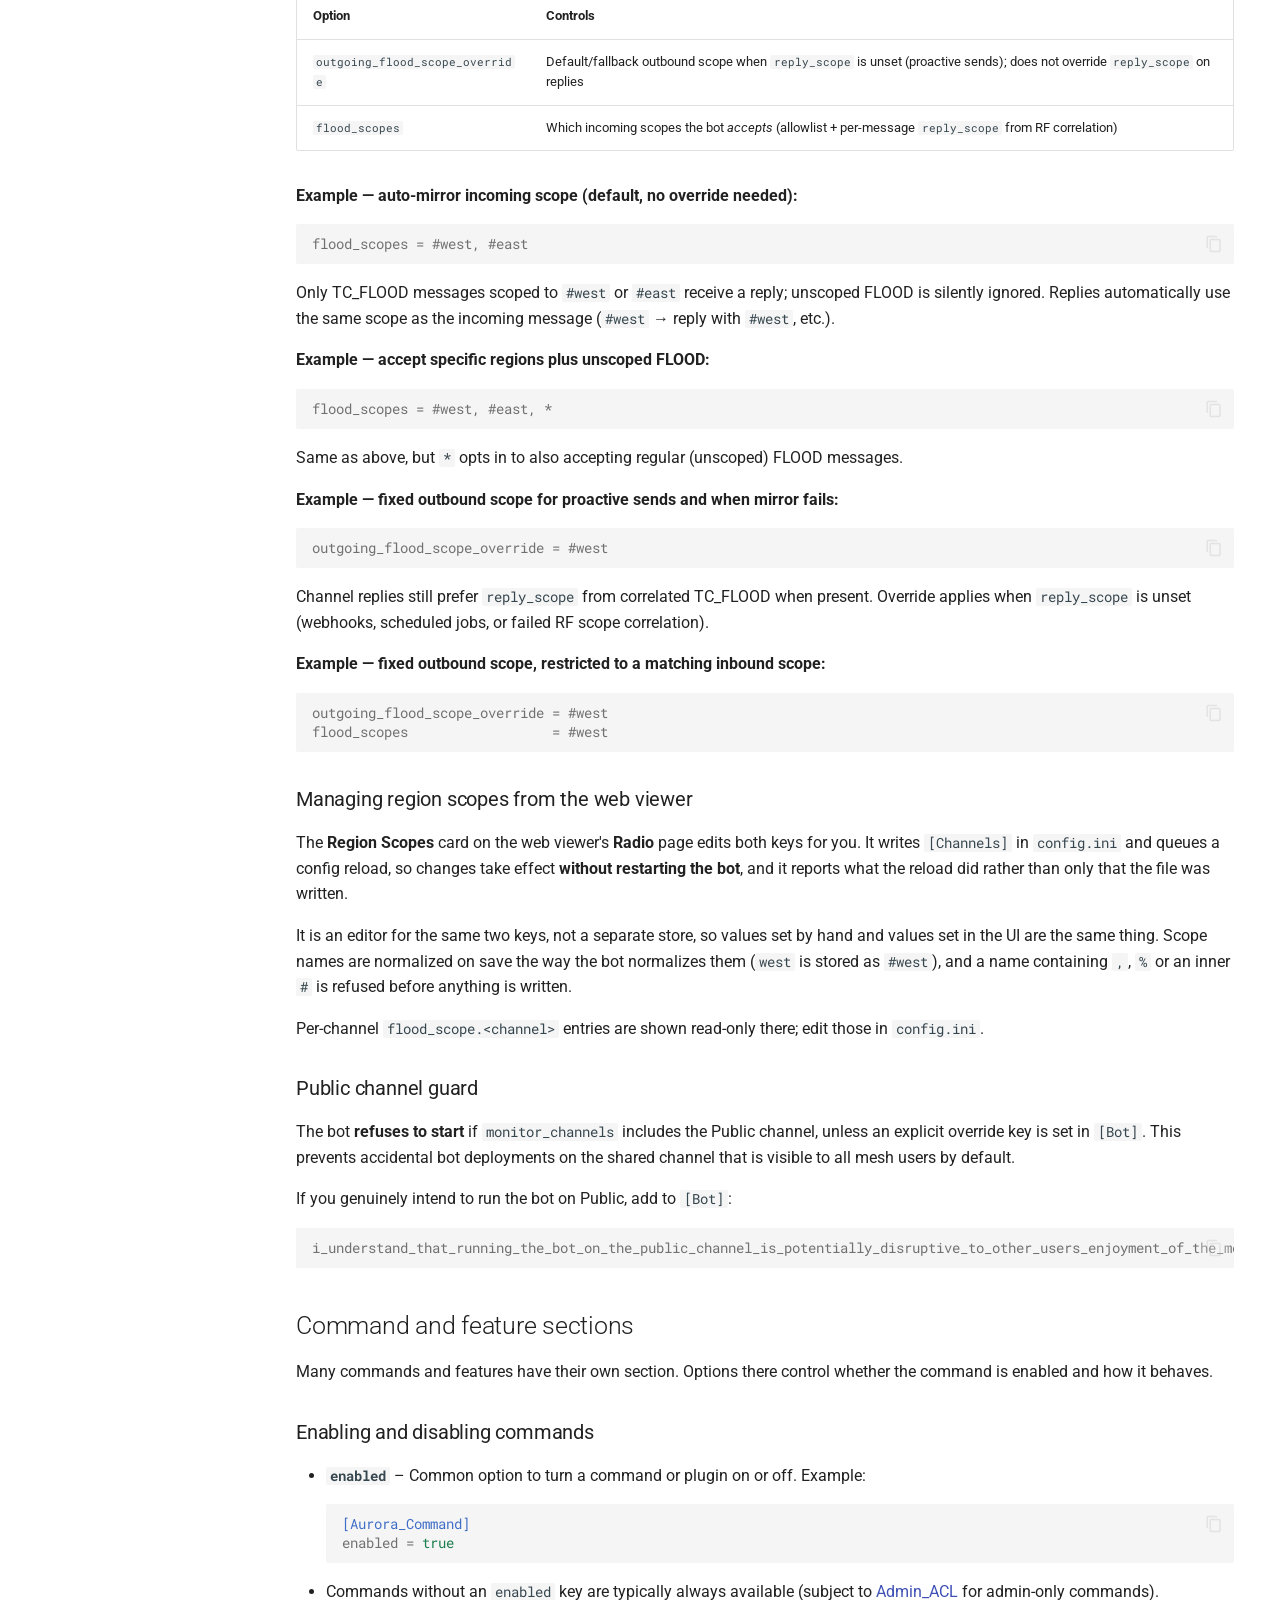
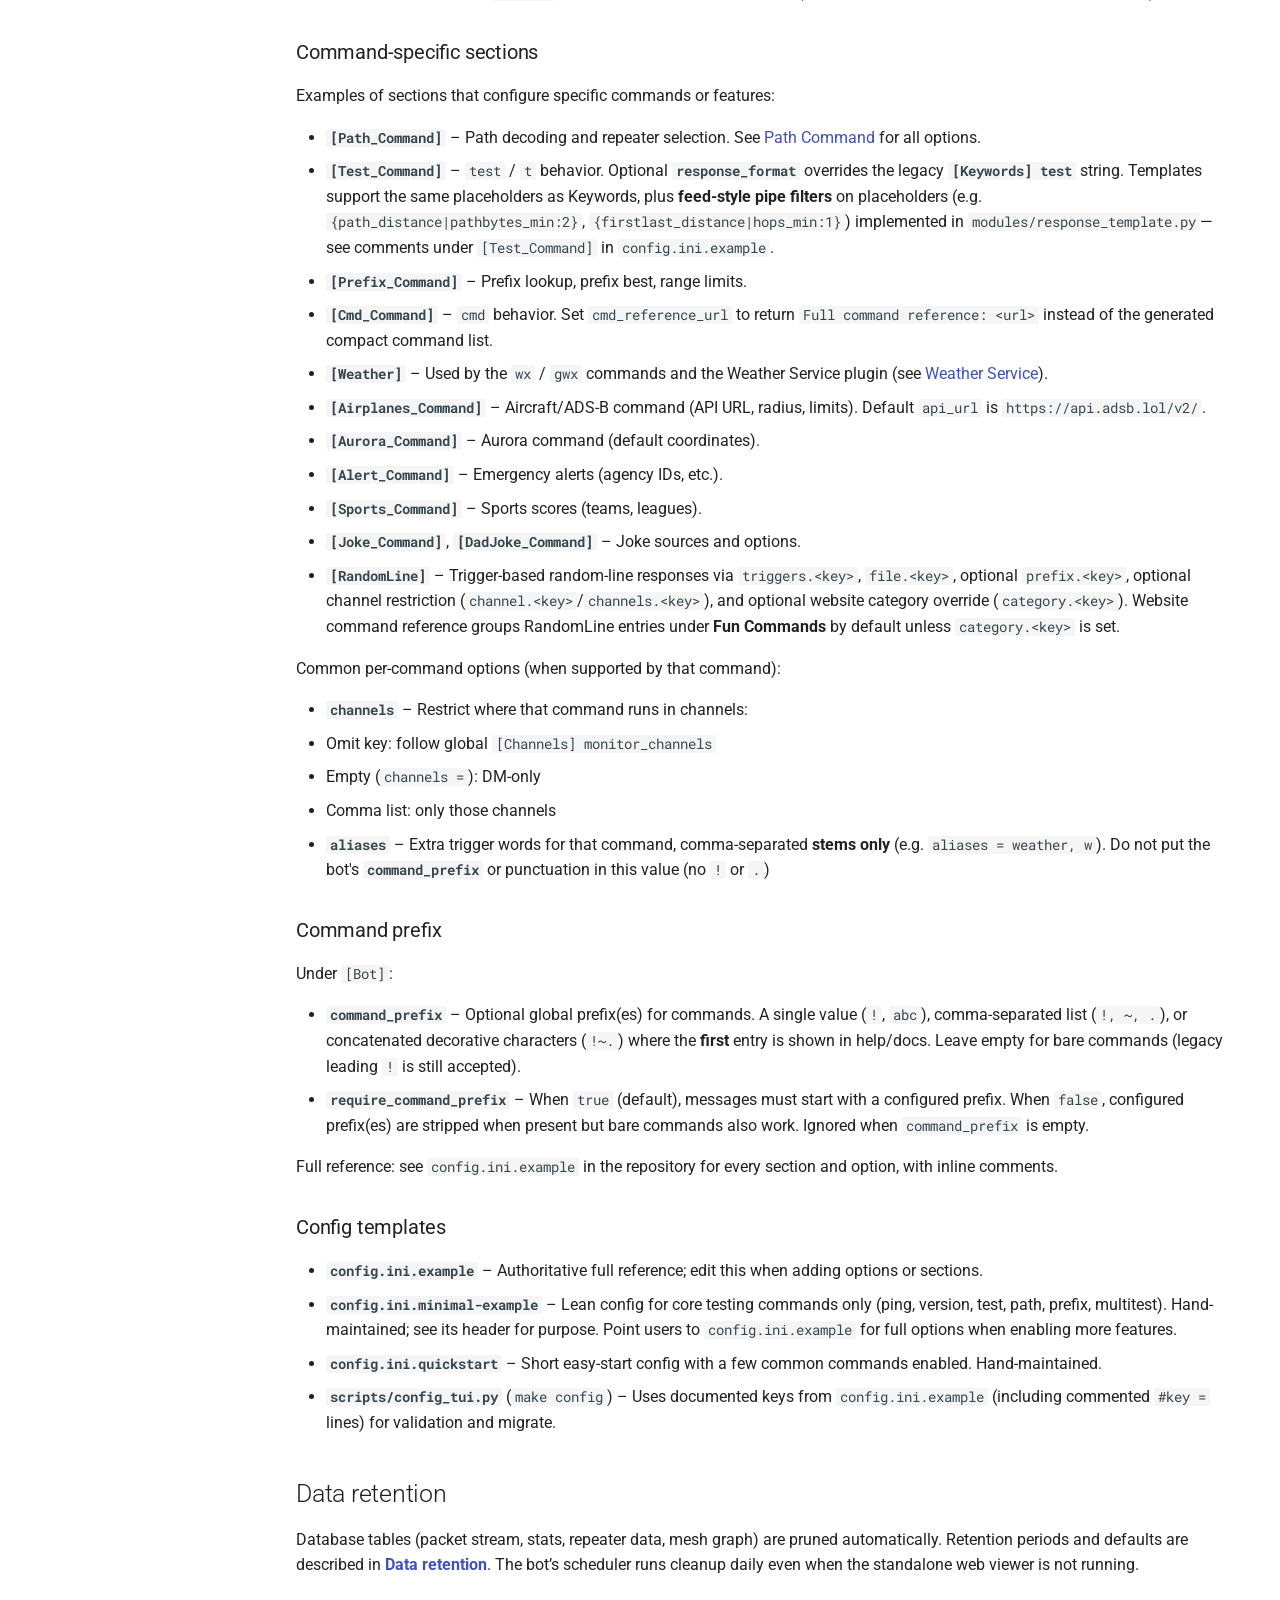
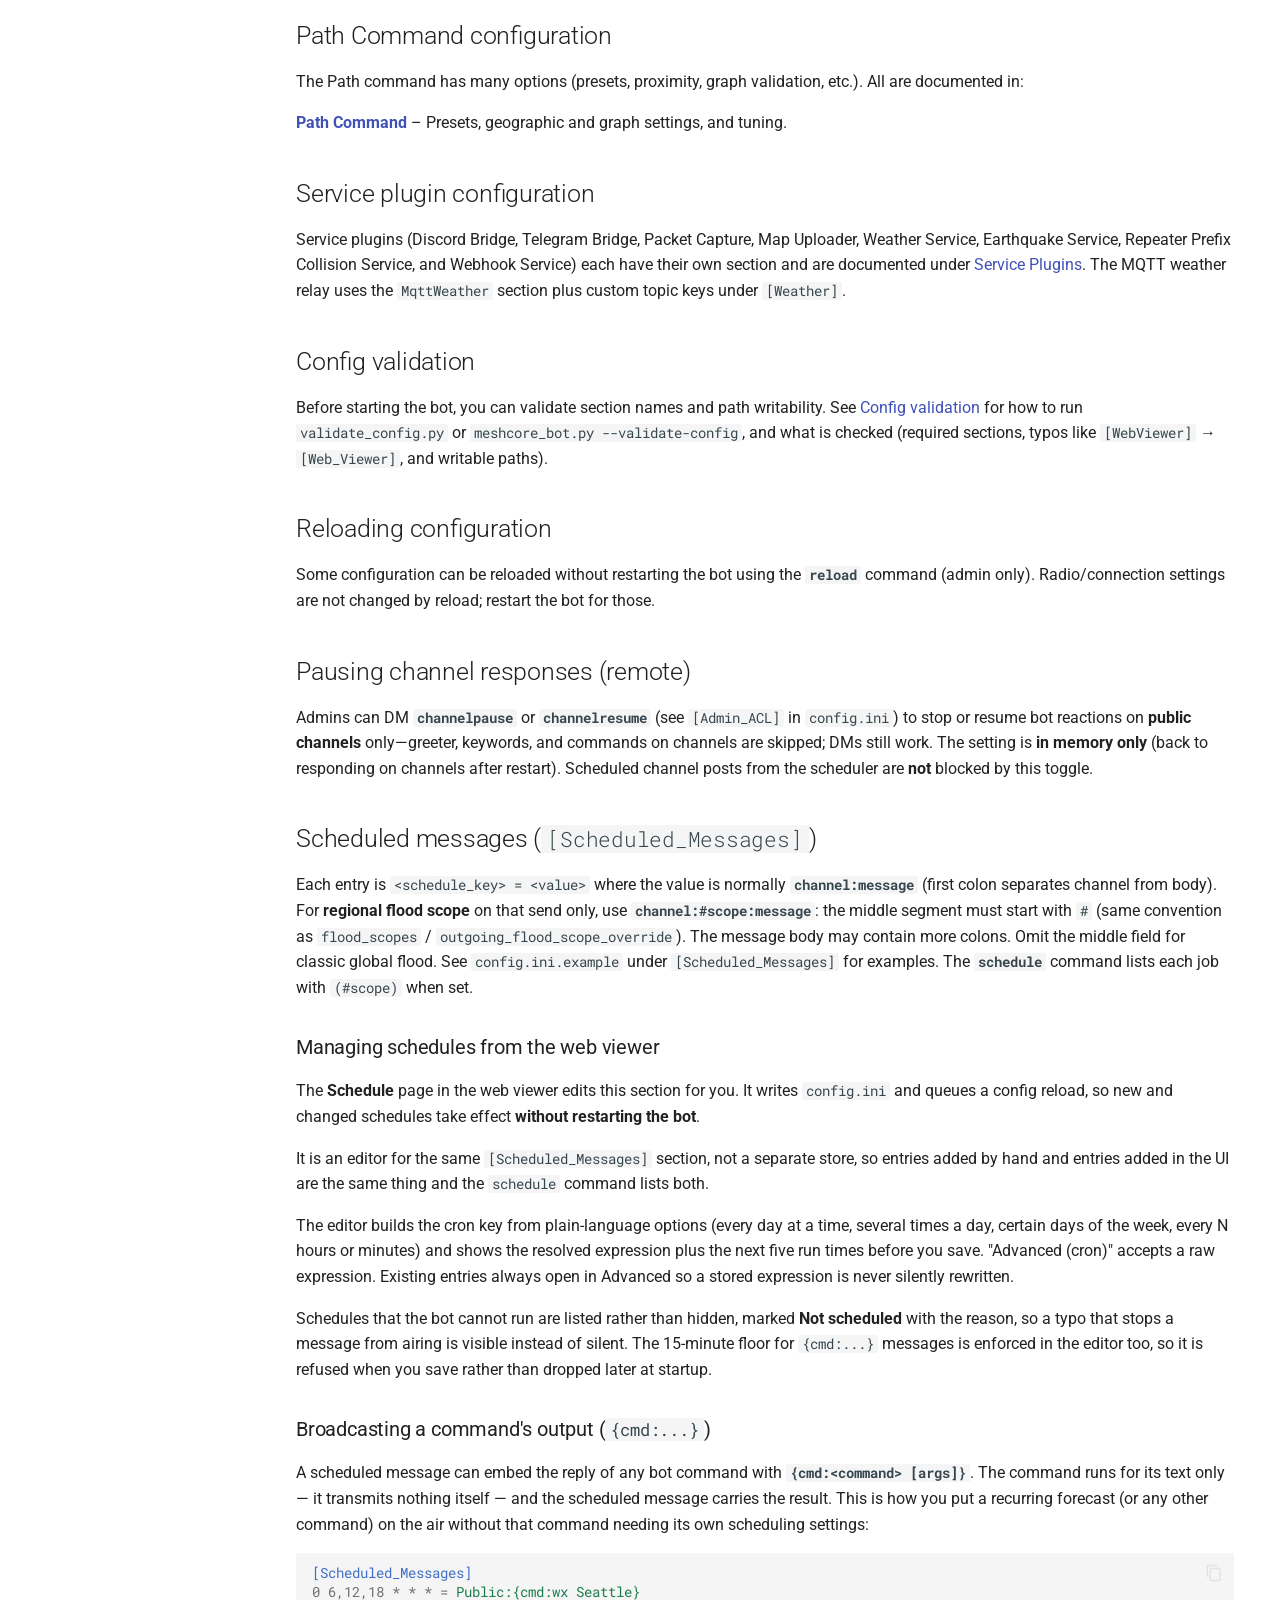
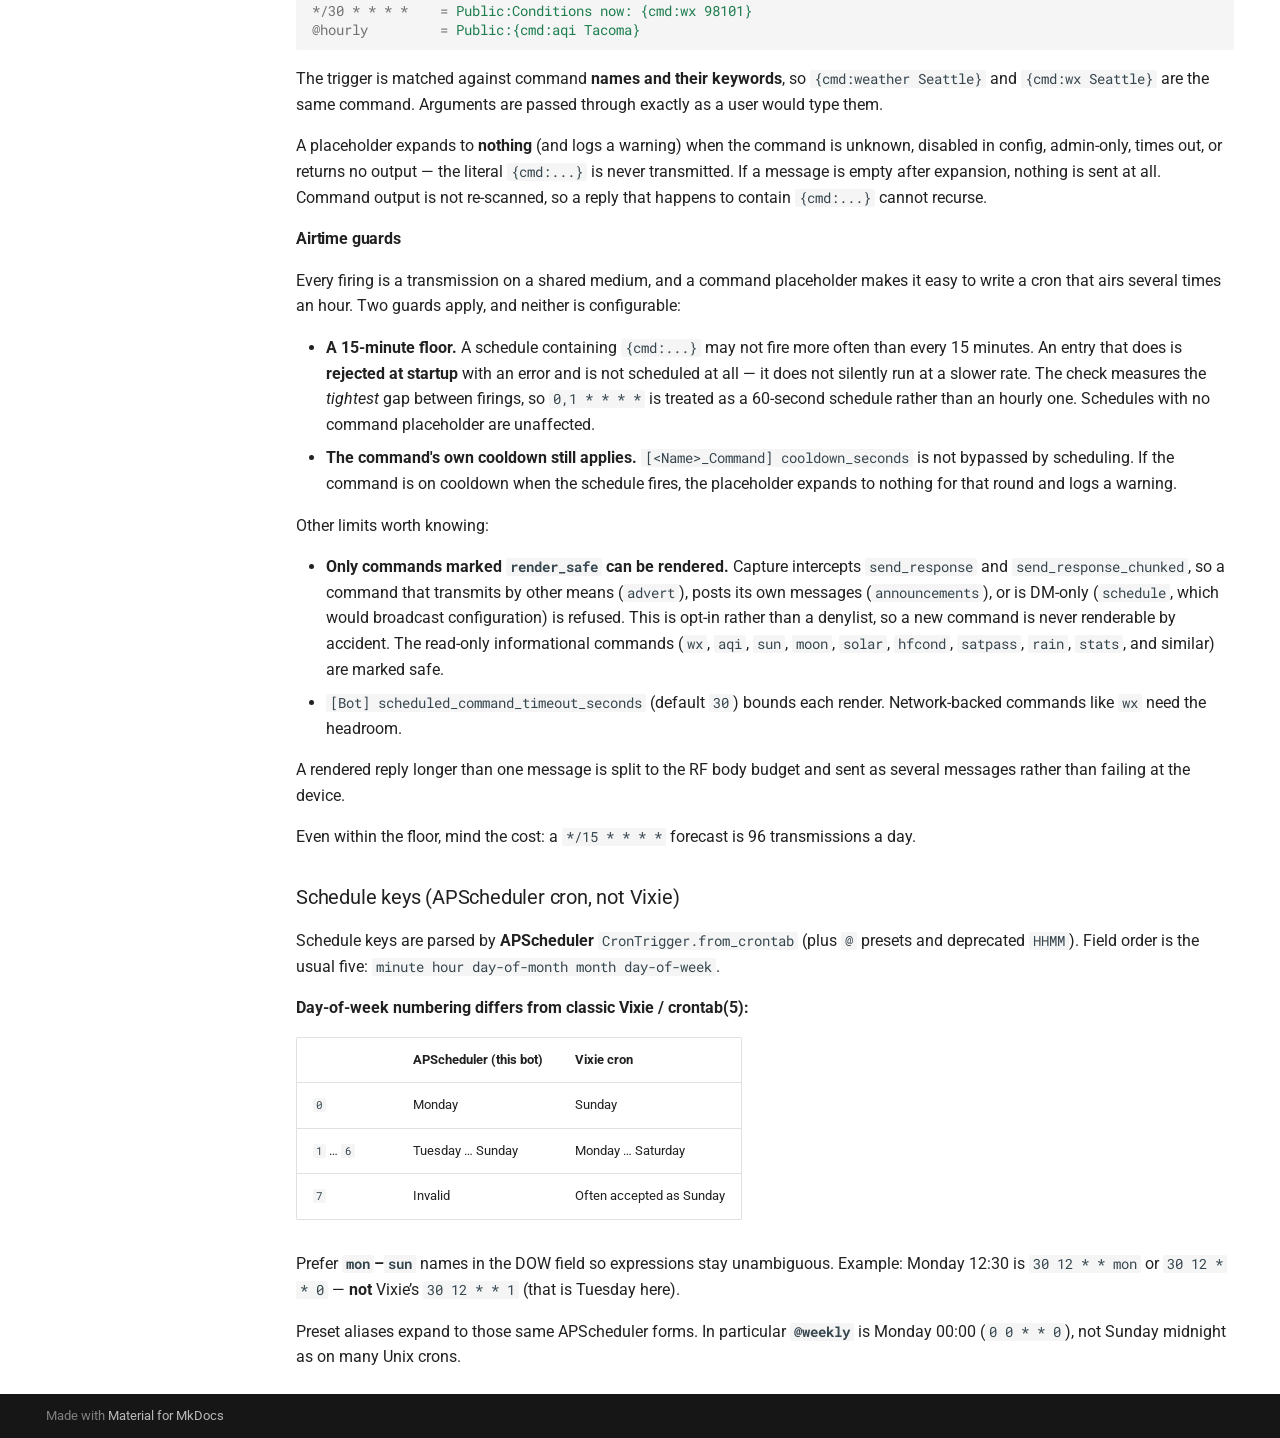
<file: configuration/index.html>
<!doctype html>
<html lang="en" class="no-js">
  <head>
    
      <meta charset="utf-8">
      <meta name="viewport" content="width=device-width,initial-scale=1">
      
        <meta name="description" content="Documentation for the MeshCore bot and its services">
      
      
      
        <link rel="canonical" href="https://agessaman.github.io/meshcore-bot/configuration/">
      
      
        <link rel="prev" href="../service-installation/">
      
      
        <link rel="next" href="../data-retention/">
      
      
        
      
      
      <link rel="icon" href="../assets/images/favicon.png">
      <meta name="generator" content="mkdocs-1.6.1, mkdocs-material-9.8.1">
    
    
      
        <title>Overview - Meshcore Bot Documentation</title>
      
    
    
      <link rel="stylesheet" href="../assets/stylesheets/main.57a0d79d.min.css">
      
        
        <link rel="stylesheet" href="../assets/stylesheets/palette.fb2fffe2.min.css">
      
      


    
    
      
    
    
      
        
        
        <link rel="preconnect" href="https://fonts.gstatic.com" crossorigin>
        <link rel="stylesheet" href="https://fonts.googleapis.com/css?family=Roboto:300,300i,400,400i,700,700i%7CRoboto+Mono:400,400i,700,700i&display=fallback">
        <style>:root{--md-text-font:"Roboto";--md-code-font:"Roboto Mono"}</style>
      
    
    
    <script>__md_scope=new URL("..",location),__md_hash=e=>[...e].reduce(((e,_)=>(e<<5)-e+_.charCodeAt(0)),0),__md_get=(e,_=localStorage,t=__md_scope)=>JSON.parse(_.getItem(t.pathname+"."+e)),__md_set=(e,_,t=localStorage,a=__md_scope)=>{try{t.setItem(a.pathname+"."+e,JSON.stringify(_))}catch(e){}}</script>
    
      

    
    
  </head>
  
  
    
    
      
    
    
    
    
    <body dir="ltr" data-md-color-scheme="default" data-md-color-primary="indigo" data-md-color-accent="cyan">
  
    
    <input class="md-toggle" data-md-toggle="drawer" type="checkbox" id="__drawer" autocomplete="off">
    <input class="md-toggle" data-md-toggle="search" type="checkbox" id="__search" autocomplete="off">
    <label class="md-overlay" for="__drawer"></label>
    <div data-md-component="skip">
      
        
        <a href="#configuration" class="md-skip">
          Skip to content
        </a>
      
    </div>
    <div data-md-component="announce">
      
    </div>
    
    
      

<header class="md-header" data-md-component="header">
  <nav class="md-header__inner md-grid" aria-label="Header">
    <a href=".." title="Meshcore Bot Documentation" class="md-header__button md-logo" aria-label="Meshcore Bot Documentation" data-md-component="logo">
      
  
  <svg xmlns="http://www.w3.org/2000/svg" viewBox="0 0 24 24"><path d="M12 8a3 3 0 0 0 3-3 3 3 0 0 0-3-3 3 3 0 0 0-3 3 3 3 0 0 0 3 3m0 3.54C9.64 9.35 6.5 8 3 8v11c3.5 0 6.64 1.35 9 3.54 2.36-2.19 5.5-3.54 9-3.54V8c-3.5 0-6.64 1.35-9 3.54"/></svg>

    </a>
    <label class="md-header__button md-icon" for="__drawer">
      
      <svg xmlns="http://www.w3.org/2000/svg" viewBox="0 0 24 24"><path d="M3 6h18v2H3zm0 5h18v2H3zm0 5h18v2H3z"/></svg>
    </label>
    <div class="md-header__title" data-md-component="header-title">
      <div class="md-header__ellipsis">
        <div class="md-header__topic">
          <span class="md-ellipsis">
            Meshcore Bot Documentation
          </span>
        </div>
        <div class="md-header__topic" data-md-component="header-topic">
          <span class="md-ellipsis">
            
              Overview
            
          </span>
        </div>
      </div>
    </div>
    
      
        <form class="md-header__option" data-md-component="palette">
  
    
    
    
    <input class="md-option" data-md-color-media="" data-md-color-scheme="default" data-md-color-primary="indigo" data-md-color-accent="cyan"  aria-label="Switch to dark mode"  type="radio" name="__palette" id="__palette_0">
    
      <label class="md-header__button md-icon" title="Switch to dark mode" for="__palette_1" hidden>
        <svg xmlns="http://www.w3.org/2000/svg" viewBox="0 0 24 24"><path d="M12 8a4 4 0 0 0-4 4 4 4 0 0 0 4 4 4 4 0 0 0 4-4 4 4 0 0 0-4-4m0 10a6 6 0 0 1-6-6 6 6 0 0 1 6-6 6 6 0 0 1 6 6 6 6 0 0 1-6 6m8-9.31V4h-4.69L12 .69 8.69 4H4v4.69L.69 12 4 15.31V20h4.69L12 23.31 15.31 20H20v-4.69L23.31 12z"/></svg>
      </label>
    
  
    
    
    
    <input class="md-option" data-md-color-media="" data-md-color-scheme="slate" data-md-color-primary="indigo" data-md-color-accent="cyan"  aria-label="Switch to light mode"  type="radio" name="__palette" id="__palette_1">
    
      <label class="md-header__button md-icon" title="Switch to light mode" for="__palette_0" hidden>
        <svg xmlns="http://www.w3.org/2000/svg" viewBox="0 0 24 24"><path d="M12 18c-.89 0-1.74-.2-2.5-.55C11.56 16.5 13 14.42 13 12s-1.44-4.5-3.5-5.45C10.26 6.2 11.11 6 12 6a6 6 0 0 1 6 6 6 6 0 0 1-6 6m8-9.31V4h-4.69L12 .69 8.69 4H4v4.69L.69 12 4 15.31V20h4.69L12 23.31 15.31 20H20v-4.69L23.31 12z"/></svg>
      </label>
    
  
</form>
      
    
    
      <script>var palette=__md_get("__palette");if(palette&&palette.color){if("(prefers-color-scheme)"===palette.color.media){var media=matchMedia("(prefers-color-scheme: light)"),input=document.querySelector(media.matches?"[data-md-color-media='(prefers-color-scheme: light)']":"[data-md-color-media='(prefers-color-scheme: dark)']");palette.color.media=input.getAttribute("data-md-color-media"),palette.color.scheme=input.getAttribute("data-md-color-scheme"),palette.color.primary=input.getAttribute("data-md-color-primary"),palette.color.accent=input.getAttribute("data-md-color-accent")}for(var[key,value]of Object.entries(palette.color))document.body.setAttribute("data-md-color-"+key,value)}</script>
    
    
    
      
      
        <label class="md-header__button md-icon" for="__search">
          
          <svg xmlns="http://www.w3.org/2000/svg" viewBox="0 0 24 24"><path d="M9.5 3A6.5 6.5 0 0 1 16 9.5c0 1.61-.59 3.09-1.56 4.23l.27.27h.79l5 5-1.5 1.5-5-5v-.79l-.27-.27A6.52 6.52 0 0 1 9.5 16 6.5 6.5 0 0 1 3 9.5 6.5 6.5 0 0 1 9.5 3m0 2C7 5 5 7 5 9.5S7 14 9.5 14 14 12 14 9.5 12 5 9.5 5"/></svg>
        </label>
        <div class="md-search" data-md-component="search" role="dialog">
  <label class="md-search__overlay" for="__search"></label>
  <div class="md-search__inner" role="search">
    <form class="md-search__form" name="search">
      <input type="text" class="md-search__input" name="query" aria-label="Search" placeholder="Search" autocapitalize="off" autocorrect="off" autocomplete="off" spellcheck="false" data-md-component="search-query" required>
      <label class="md-search__icon md-icon" for="__search">
        
        <svg xmlns="http://www.w3.org/2000/svg" viewBox="0 0 24 24"><path d="M9.5 3A6.5 6.5 0 0 1 16 9.5c0 1.61-.59 3.09-1.56 4.23l.27.27h.79l5 5-1.5 1.5-5-5v-.79l-.27-.27A6.52 6.52 0 0 1 9.5 16 6.5 6.5 0 0 1 3 9.5 6.5 6.5 0 0 1 9.5 3m0 2C7 5 5 7 5 9.5S7 14 9.5 14 14 12 14 9.5 12 5 9.5 5"/></svg>
        
        <svg xmlns="http://www.w3.org/2000/svg" viewBox="0 0 24 24"><path d="M20 11v2H8l5.5 5.5-1.42 1.42L4.16 12l7.92-7.92L13.5 5.5 8 11z"/></svg>
      </label>
      <nav class="md-search__options" aria-label="Search">
        
        <button type="reset" class="md-search__icon md-icon" title="Clear" aria-label="Clear" tabindex="-1">
          
          <svg xmlns="http://www.w3.org/2000/svg" viewBox="0 0 24 24"><path d="M19 6.41 17.59 5 12 10.59 6.41 5 5 6.41 10.59 12 5 17.59 6.41 19 12 13.41 17.59 19 19 17.59 13.41 12z"/></svg>
        </button>
      </nav>
      
    </form>
    <div class="md-search__output">
      <div class="md-search__scrollwrap" tabindex="0" data-md-scrollfix>
        <div class="md-search-result" data-md-component="search-result">
          <div class="md-search-result__meta">
            Initializing search
          </div>
          <ol class="md-search-result__list" role="presentation"></ol>
        </div>
      </div>
    </div>
  </div>
</div>
      
    
    
      <div class="md-header__source">
        <a href="https://github.com/agessaman/meshcore-bot" title="Go to repository" class="md-source" data-md-component="source">
  <div class="md-source__icon md-icon">
    
    <svg xmlns="http://www.w3.org/2000/svg" viewBox="0 0 448 512"><!--! Font Awesome Free 7.1.0 by @fontawesome - https://fontawesome.com License - https://fontawesome.com/license/free (Icons: CC BY 4.0, Fonts: SIL OFL 1.1, Code: MIT License) Copyright 2025 Fonticons, Inc.--><path d="M439.6 236.1 244 40.5c-5.4-5.5-12.8-8.5-20.4-8.5s-15 3-20.4 8.4L162.5 81l51.5 51.5c27.1-9.1 52.7 16.8 43.4 43.7l49.7 49.7c34.2-11.8 61.2 31 35.5 56.7-26.5 26.5-70.2-2.9-56-37.3L240.3 199v121.9c25.3 12.5 22.3 41.8 9.1 55-6.4 6.4-15.2 10.1-24.3 10.1s-17.8-3.6-24.3-10.1c-17.6-17.6-11.1-46.9 11.2-56v-123c-20.8-8.5-24.6-30.7-18.6-45L142.6 101 8.5 235.1C3 240.6 0 247.9 0 255.5s3 15 8.5 20.4l195.6 195.7c5.4 5.4 12.7 8.4 20.4 8.4s15-3 20.4-8.4l194.7-194.7c5.4-5.4 8.4-12.8 8.4-20.4s-3-15-8.4-20.4"/></svg>
  </div>
  <div class="md-source__repository">
    meshcore-bot
  </div>
</a>
      </div>
    
  </nav>
  
</header>
    
    <div class="md-container" data-md-component="container">
      
      
        
          
            
<nav class="md-tabs" aria-label="Tabs" data-md-component="tabs">
  <div class="md-grid">
    <ul class="md-tabs__list">
      
        
  
  
  
  
    <li class="md-tabs__item">
      <a href=".." class="md-tabs__link">
        
  
  
    
  
  Home

      </a>
    </li>
  

      
        
  
  
  
  
    <li class="md-tabs__item">
      <a href="../getting-started/" class="md-tabs__link">
        
  
  
    
  
  Quick Start

      </a>
    </li>
  

      
        
  
  
  
  
    
    
      <li class="md-tabs__item">
        <a href="../installation/" class="md-tabs__link">
          
  
  
  Installation

        </a>
      </li>
    
  

      
        
  
  
  
    
  
  
    
    
      <li class="md-tabs__item md-tabs__item--active">
        <a href="./" class="md-tabs__link">
          
  
  
  Configuration

        </a>
      </li>
    
  

      
        
  
  
  
  
    <li class="md-tabs__item">
      <a href="../web-viewer/" class="md-tabs__link">
        
  
  
    
  
  Web Viewer

      </a>
    </li>
  

      
        
  
  
  
  
    
    
      <li class="md-tabs__item">
        <a href="../command-reference/" class="md-tabs__link">
          
  
  
  Command Reference

        </a>
      </li>
    
  

      
        
  
  
  
  
    
    
      <li class="md-tabs__item">
        <a href="../service-plugins/" class="md-tabs__link">
          
  
  
  Service Plugins

        </a>
      </li>
    
  

      
        
  
  
  
  
    <li class="md-tabs__item">
      <a href="../faq/" class="md-tabs__link">
        
  
  
    
  
  FAQ

      </a>
    </li>
  

      
        
  
  
  
  
    <li class="md-tabs__item">
      <a href="../upgrade/" class="md-tabs__link">
        
  
  
    
  
  Upgrade

      </a>
    </li>
  

      
        
  
  
  
  
    
    
      <li class="md-tabs__item">
        <a href="../solar-conditions-provenance/" class="md-tabs__link">
          
  
  
  Project

        </a>
      </li>
    
  

      
    </ul>
  </div>
</nav>
          
        
      
      <main class="md-main" data-md-component="main">
        <div class="md-main__inner md-grid">
          
            
              
              <div class="md-sidebar md-sidebar--primary" data-md-component="sidebar" data-md-type="navigation" >
                <div class="md-sidebar__scrollwrap">
                  <div class="md-sidebar__inner">
                    


  


  

<nav class="md-nav md-nav--primary md-nav--lifted md-nav--integrated" aria-label="Navigation" data-md-level="0">
  <label class="md-nav__title" for="__drawer">
    <a href=".." title="Meshcore Bot Documentation" class="md-nav__button md-logo" aria-label="Meshcore Bot Documentation" data-md-component="logo">
      
  
  <svg xmlns="http://www.w3.org/2000/svg" viewBox="0 0 24 24"><path d="M12 8a3 3 0 0 0 3-3 3 3 0 0 0-3-3 3 3 0 0 0-3 3 3 3 0 0 0 3 3m0 3.54C9.64 9.35 6.5 8 3 8v11c3.5 0 6.64 1.35 9 3.54 2.36-2.19 5.5-3.54 9-3.54V8c-3.5 0-6.64 1.35-9 3.54"/></svg>

    </a>
    Meshcore Bot Documentation
  </label>
  
    <div class="md-nav__source">
      <a href="https://github.com/agessaman/meshcore-bot" title="Go to repository" class="md-source" data-md-component="source">
  <div class="md-source__icon md-icon">
    
    <svg xmlns="http://www.w3.org/2000/svg" viewBox="0 0 448 512"><!--! Font Awesome Free 7.1.0 by @fontawesome - https://fontawesome.com License - https://fontawesome.com/license/free (Icons: CC BY 4.0, Fonts: SIL OFL 1.1, Code: MIT License) Copyright 2025 Fonticons, Inc.--><path d="M439.6 236.1 244 40.5c-5.4-5.5-12.8-8.5-20.4-8.5s-15 3-20.4 8.4L162.5 81l51.5 51.5c27.1-9.1 52.7 16.8 43.4 43.7l49.7 49.7c34.2-11.8 61.2 31 35.5 56.7-26.5 26.5-70.2-2.9-56-37.3L240.3 199v121.9c25.3 12.5 22.3 41.8 9.1 55-6.4 6.4-15.2 10.1-24.3 10.1s-17.8-3.6-24.3-10.1c-17.6-17.6-11.1-46.9 11.2-56v-123c-20.8-8.5-24.6-30.7-18.6-45L142.6 101 8.5 235.1C3 240.6 0 247.9 0 255.5s3 15 8.5 20.4l195.6 195.7c5.4 5.4 12.7 8.4 20.4 8.4s15-3 20.4-8.4l194.7-194.7c5.4-5.4 8.4-12.8 8.4-20.4s-3-15-8.4-20.4"/></svg>
  </div>
  <div class="md-source__repository">
    meshcore-bot
  </div>
</a>
    </div>
  
  <ul class="md-nav__list" data-md-scrollfix>
    
      
      
  
  
  
  
    <li class="md-nav__item">
      <a href=".." class="md-nav__link">
        
  
  
  <span class="md-ellipsis">
    
  
    Home
  

    
  </span>
  
  

      </a>
    </li>
  

    
      
      
  
  
  
  
    <li class="md-nav__item">
      <a href="../getting-started/" class="md-nav__link">
        
  
  
  <span class="md-ellipsis">
    
  
    Quick Start
  

    
  </span>
  
  

      </a>
    </li>
  

    
      
      
  
  
  
  
    
    
    
    
      
      
        
      
    
    
    <li class="md-nav__item md-nav__item--nested">
      
        
        
        <input class="md-nav__toggle md-toggle " type="checkbox" id="__nav_3" >
        
          
          <label class="md-nav__link" for="__nav_3" id="__nav_3_label" tabindex="0">
            
  
  
  <span class="md-ellipsis">
    
  
    Installation
  

    
  </span>
  
  

            <span class="md-nav__icon md-icon"></span>
          </label>
        
        <nav class="md-nav" data-md-level="1" aria-labelledby="__nav_3_label" aria-expanded="false">
          <label class="md-nav__title" for="__nav_3">
            <span class="md-nav__icon md-icon"></span>
            
  
    Installation
  

          </label>
          <ul class="md-nav__list" data-md-scrollfix>
            
              
                
  
  
  
  
    <li class="md-nav__item">
      <a href="../installation/" class="md-nav__link">
        
  
  
  <span class="md-ellipsis">
    
  
    Overview
  

    
  </span>
  
  

      </a>
    </li>
  

              
            
              
                
  
  
  
  
    <li class="md-nav__item">
      <a href="../docker/" class="md-nav__link">
        
  
  
  <span class="md-ellipsis">
    
  
    Docker
  

    
  </span>
  
  

      </a>
    </li>
  

              
            
              
                
  
  
  
  
    <li class="md-nav__item">
      <a href="../service-installation/" class="md-nav__link">
        
  
  
  <span class="md-ellipsis">
    
  
    Service
  

    
  </span>
  
  

      </a>
    </li>
  

              
            
          </ul>
        </nav>
      
    </li>
  

    
      
      
  
  
    
  
  
  
    
    
    
    
      
        
        
      
      
        
      
    
    
    <li class="md-nav__item md-nav__item--active md-nav__item--section md-nav__item--nested">
      
        
        
        <input class="md-nav__toggle md-toggle " type="checkbox" id="__nav_4" checked>
        
          
          <label class="md-nav__link" for="__nav_4" id="__nav_4_label" tabindex="">
            
  
  
  <span class="md-ellipsis">
    
  
    Configuration
  

    
  </span>
  
  

            <span class="md-nav__icon md-icon"></span>
          </label>
        
        <nav class="md-nav" data-md-level="1" aria-labelledby="__nav_4_label" aria-expanded="true">
          <label class="md-nav__title" for="__nav_4">
            <span class="md-nav__icon md-icon"></span>
            
  
    Configuration
  

          </label>
          <ul class="md-nav__list" data-md-scrollfix>
            
              
                
  
  
    
  
  
  
    <li class="md-nav__item md-nav__item--active">
      
      <input class="md-nav__toggle md-toggle" type="checkbox" id="__toc">
      
      
        
      
      
        <label class="md-nav__link md-nav__link--active" for="__toc">
          
  
  
  <span class="md-ellipsis">
    
  
    Overview
  

    
  </span>
  
  

          <span class="md-nav__icon md-icon"></span>
        </label>
      
      <a href="./" class="md-nav__link md-nav__link--active">
        
  
  
  <span class="md-ellipsis">
    
  
    Overview
  

    
  </span>
  
  

      </a>
      
        

<nav class="md-nav md-nav--secondary" aria-label="Table of contents">
  
  
  
    
  
  
    <label class="md-nav__title" for="__toc">
      <span class="md-nav__icon md-icon"></span>
      Table of contents
    </label>
    <ul class="md-nav__list" data-md-component="toc" data-md-scrollfix>
      
        <li class="md-nav__item">
  <a href="#configini-structure" class="md-nav__link">
    <span class="md-ellipsis">
      
        config.ini structure
      
    </span>
  </a>
  
    <nav class="md-nav" aria-label="config.ini structure">
      <ul class="md-nav__list">
        
          <li class="md-nav__item">
  <a href="#connection-type-and-precedence" class="md-nav__link">
    <span class="md-ellipsis">
      
        Connection: type and precedence
      
    </span>
  </a>
  
</li>
        
          <li class="md-nav__item">
  <a href="#connection-transport-reconnect" class="md-nav__link">
    <span class="md-ellipsis">
      
        Connection: transport reconnect
      
    </span>
  </a>
  
</li>
        
          <li class="md-nav__item">
  <a href="#logging-and-log-rotation" class="md-nav__link">
    <span class="md-ellipsis">
      
        Logging and log rotation
      
    </span>
  </a>
  
</li>
        
          <li class="md-nav__item">
  <a href="#localization" class="md-nav__link">
    <span class="md-ellipsis">
      
        Localization
      
    </span>
  </a>
  
</li>
        
      </ul>
    </nav>
  
</li>
      
        <li class="md-nav__item">
  <a href="#channels-section" class="md-nav__link">
    <span class="md-ellipsis">
      
        Channels section
      
    </span>
  </a>
  
    <nav class="md-nav" aria-label="Channels section">
      <ul class="md-nav__list">
        
          <li class="md-nav__item">
  <a href="#outgoing_flood_scope_override-vs-flood_scopes" class="md-nav__link">
    <span class="md-ellipsis">
      
        outgoing_flood_scope_override vs flood_scopes
      
    </span>
  </a>
  
</li>
        
          <li class="md-nav__item">
  <a href="#managing-region-scopes-from-the-web-viewer" class="md-nav__link">
    <span class="md-ellipsis">
      
        Managing region scopes from the web viewer
      
    </span>
  </a>
  
</li>
        
          <li class="md-nav__item">
  <a href="#public-channel-guard" class="md-nav__link">
    <span class="md-ellipsis">
      
        Public channel guard
      
    </span>
  </a>
  
</li>
        
      </ul>
    </nav>
  
</li>
      
        <li class="md-nav__item">
  <a href="#command-and-feature-sections" class="md-nav__link">
    <span class="md-ellipsis">
      
        Command and feature sections
      
    </span>
  </a>
  
    <nav class="md-nav" aria-label="Command and feature sections">
      <ul class="md-nav__list">
        
          <li class="md-nav__item">
  <a href="#enabling-and-disabling-commands" class="md-nav__link">
    <span class="md-ellipsis">
      
        Enabling and disabling commands
      
    </span>
  </a>
  
</li>
        
          <li class="md-nav__item">
  <a href="#command-specific-sections" class="md-nav__link">
    <span class="md-ellipsis">
      
        Command-specific sections
      
    </span>
  </a>
  
</li>
        
          <li class="md-nav__item">
  <a href="#command-prefix" class="md-nav__link">
    <span class="md-ellipsis">
      
        Command prefix
      
    </span>
  </a>
  
</li>
        
          <li class="md-nav__item">
  <a href="#config-templates" class="md-nav__link">
    <span class="md-ellipsis">
      
        Config templates
      
    </span>
  </a>
  
</li>
        
      </ul>
    </nav>
  
</li>
      
        <li class="md-nav__item">
  <a href="#data-retention" class="md-nav__link">
    <span class="md-ellipsis">
      
        Data retention
      
    </span>
  </a>
  
</li>
      
        <li class="md-nav__item">
  <a href="#path-command-configuration" class="md-nav__link">
    <span class="md-ellipsis">
      
        Path Command configuration
      
    </span>
  </a>
  
</li>
      
        <li class="md-nav__item">
  <a href="#service-plugin-configuration" class="md-nav__link">
    <span class="md-ellipsis">
      
        Service plugin configuration
      
    </span>
  </a>
  
</li>
      
        <li class="md-nav__item">
  <a href="#config-validation" class="md-nav__link">
    <span class="md-ellipsis">
      
        Config validation
      
    </span>
  </a>
  
</li>
      
        <li class="md-nav__item">
  <a href="#reloading-configuration" class="md-nav__link">
    <span class="md-ellipsis">
      
        Reloading configuration
      
    </span>
  </a>
  
</li>
      
        <li class="md-nav__item">
  <a href="#pausing-channel-responses-remote" class="md-nav__link">
    <span class="md-ellipsis">
      
        Pausing channel responses (remote)
      
    </span>
  </a>
  
</li>
      
        <li class="md-nav__item">
  <a href="#scheduled-messages-scheduled_messages" class="md-nav__link">
    <span class="md-ellipsis">
      
        Scheduled messages ([Scheduled_Messages])
      
    </span>
  </a>
  
    <nav class="md-nav" aria-label="Scheduled messages ([Scheduled_Messages])">
      <ul class="md-nav__list">
        
          <li class="md-nav__item">
  <a href="#managing-schedules-from-the-web-viewer" class="md-nav__link">
    <span class="md-ellipsis">
      
        Managing schedules from the web viewer
      
    </span>
  </a>
  
</li>
        
          <li class="md-nav__item">
  <a href="#broadcasting-a-commands-output-cmd" class="md-nav__link">
    <span class="md-ellipsis">
      
        Broadcasting a command's output ({cmd:...})
      
    </span>
  </a>
  
    <nav class="md-nav" aria-label="Broadcasting a command&#39;s output ({cmd:...})">
      <ul class="md-nav__list">
        
          <li class="md-nav__item">
  <a href="#airtime-guards" class="md-nav__link">
    <span class="md-ellipsis">
      
        Airtime guards
      
    </span>
  </a>
  
</li>
        
      </ul>
    </nav>
  
</li>
        
          <li class="md-nav__item">
  <a href="#schedule-keys-apscheduler-cron-not-vixie" class="md-nav__link">
    <span class="md-ellipsis">
      
        Schedule keys (APScheduler cron, not Vixie)
      
    </span>
  </a>
  
</li>
        
      </ul>
    </nav>
  
</li>
      
    </ul>
  
</nav>
      
    </li>
  

              
            
              
                
  
  
  
  
    <li class="md-nav__item">
      <a href="../data-retention/" class="md-nav__link">
        
  
  
  <span class="md-ellipsis">
    
  
    Data retention
  

    
  </span>
  
  

      </a>
    </li>
  

              
            
              
                
  
  
  
  
    <li class="md-nav__item">
      <a href="../local-plugins/" class="md-nav__link">
        
  
  
  <span class="md-ellipsis">
    
  
    Local plugins and services
  

    
  </span>
  
  

      </a>
    </li>
  

              
            
              
                
  
  
  
  
    <li class="md-nav__item">
      <a href="../checkin-api/" class="md-nav__link">
        
  
  
  <span class="md-ellipsis">
    
  
    Check-in API
  

    
  </span>
  
  

      </a>
    </li>
  

              
            
              
                
  
  
  
  
    <li class="md-nav__item">
      <a href="../path-command-config/" class="md-nav__link">
        
  
  
  <span class="md-ellipsis">
    
  
    Path Command
  

    
  </span>
  
  

      </a>
    </li>
  

              
            
              
                
  
  
  
  
    <li class="md-nav__item">
      <a href="../config-validation/" class="md-nav__link">
        
  
  
  <span class="md-ellipsis">
    
  
    Config validation
  

    
  </span>
  
  

      </a>
    </li>
  

              
            
              
                
  
  
  
  
    <li class="md-nav__item">
      <a href="../region-warnings/" class="md-nav__link">
        
  
  
  <span class="md-ellipsis">
    
  
    Region warnings
  

    
  </span>
  
  

      </a>
    </li>
  

              
            
          </ul>
        </nav>
      
    </li>
  

    
      
      
  
  
  
  
    <li class="md-nav__item">
      <a href="../web-viewer/" class="md-nav__link">
        
  
  
  <span class="md-ellipsis">
    
  
    Web Viewer
  

    
  </span>
  
  

      </a>
    </li>
  

    
      
      
  
  
  
  
    
    
    
    
      
      
        
      
    
    
    <li class="md-nav__item md-nav__item--nested">
      
        
        
        <input class="md-nav__toggle md-toggle " type="checkbox" id="__nav_6" >
        
          
          <label class="md-nav__link" for="__nav_6" id="__nav_6_label" tabindex="0">
            
  
  
  <span class="md-ellipsis">
    
  
    Command Reference
  

    
  </span>
  
  

            <span class="md-nav__icon md-icon"></span>
          </label>
        
        <nav class="md-nav" data-md-level="1" aria-labelledby="__nav_6_label" aria-expanded="false">
          <label class="md-nav__title" for="__nav_6">
            <span class="md-nav__icon md-icon"></span>
            
  
    Command Reference
  

          </label>
          <ul class="md-nav__list" data-md-scrollfix>
            
              
                
  
  
  
  
    <li class="md-nav__item">
      <a href="../command-reference/" class="md-nav__link">
        
  
  
  <span class="md-ellipsis">
    
  
    Overview
  

    
  </span>
  
  

      </a>
    </li>
  

              
            
              
                
  
  
  
  
    <li class="md-nav__item">
      <a href="../repeater-commands/" class="md-nav__link">
        
  
  
  <span class="md-ellipsis">
    
  
    Repeater Commands
  

    
  </span>
  
  

      </a>
    </li>
  

              
            
              
                
  
  
  
  
    <li class="md-nav__item">
      <a href="../command-reference-website/" class="md-nav__link">
        
  
  
  <span class="md-ellipsis">
    
  
    Custom Command Website
  

    
  </span>
  
  

      </a>
    </li>
  

              
            
              
                
  
  
  
  
    <li class="md-nav__item">
      <a href="../develop-command-scripts/" class="md-nav__link">
        
  
  
  <span class="md-ellipsis">
    
  
    Developing Commands
  

    
  </span>
  
  

      </a>
    </li>
  

              
            
          </ul>
        </nav>
      
    </li>
  

    
      
      
  
  
  
  
    
    
    
    
      
      
        
      
    
    
    <li class="md-nav__item md-nav__item--nested">
      
        
        
        <input class="md-nav__toggle md-toggle " type="checkbox" id="__nav_7" >
        
          
          <label class="md-nav__link" for="__nav_7" id="__nav_7_label" tabindex="0">
            
  
  
  <span class="md-ellipsis">
    
  
    Service Plugins
  

    
  </span>
  
  

            <span class="md-nav__icon md-icon"></span>
          </label>
        
        <nav class="md-nav" data-md-level="1" aria-labelledby="__nav_7_label" aria-expanded="false">
          <label class="md-nav__title" for="__nav_7">
            <span class="md-nav__icon md-icon"></span>
            
  
    Service Plugins
  

          </label>
          <ul class="md-nav__list" data-md-scrollfix>
            
              
                
  
  
  
  
    <li class="md-nav__item">
      <a href="../service-plugins/" class="md-nav__link">
        
  
  
  <span class="md-ellipsis">
    
  
    Overview
  

    
  </span>
  
  

      </a>
    </li>
  

              
            
              
                
  
  
  
  
    <li class="md-nav__item">
      <a href="../discord-bridge/" class="md-nav__link">
        
  
  
  <span class="md-ellipsis">
    
  
    Discord Bridge
  

    
  </span>
  
  

      </a>
    </li>
  

              
            
              
                
  
  
  
  
    <li class="md-nav__item">
      <a href="../telegram-bridge/" class="md-nav__link">
        
  
  
  <span class="md-ellipsis">
    
  
    Telegram Bridge
  

    
  </span>
  
  

      </a>
    </li>
  

              
            
              
                
  
  
  
  
    <li class="md-nav__item">
      <a href="../packet-capture/" class="md-nav__link">
        
  
  
  <span class="md-ellipsis">
    
  
    Packet Capture
  

    
  </span>
  
  

      </a>
    </li>
  

              
            
              
                
  
  
  
  
    <li class="md-nav__item">
      <a href="../map-uploader/" class="md-nav__link">
        
  
  
  <span class="md-ellipsis">
    
  
    Map Uploader
  

    
  </span>
  
  

      </a>
    </li>
  

              
            
              
                
  
  
  
  
    <li class="md-nav__item">
      <a href="../weather-service/" class="md-nav__link">
        
  
  
  <span class="md-ellipsis">
    
  
    Weather Service
  

    
  </span>
  
  

      </a>
    </li>
  

              
            
              
                
  
  
  
  
    <li class="md-nav__item">
      <a href="../earthquake-service/" class="md-nav__link">
        
  
  
  <span class="md-ellipsis">
    
  
    Earthquake Service
  

    
  </span>
  
  

      </a>
    </li>
  

              
            
              
                
  
  
  
  
    <li class="md-nav__item">
      <a href="../repeater-prefix-collision-service/" class="md-nav__link">
        
  
  
  <span class="md-ellipsis">
    
  
    Repeater Prefix Collision
  

    
  </span>
  
  

      </a>
    </li>
  

              
            
              
                
  
  
  
  
    <li class="md-nav__item">
      <a href="../worldcup/" class="md-nav__link">
        
  
  
  <span class="md-ellipsis">
    
  
    World Cup
  

    
  </span>
  
  

      </a>
    </li>
  

              
            
              
                
  
  
  
  
    <li class="md-nav__item">
      <a href="../FEEDS/" class="md-nav__link">
        
  
  
  <span class="md-ellipsis">
    
  
    Feed Management
  

    
  </span>
  
  

      </a>
    </li>
  

              
            
          </ul>
        </nav>
      
    </li>
  

    
      
      
  
  
  
  
    <li class="md-nav__item">
      <a href="../faq/" class="md-nav__link">
        
  
  
  <span class="md-ellipsis">
    
  
    FAQ
  

    
  </span>
  
  

      </a>
    </li>
  

    
      
      
  
  
  
  
    <li class="md-nav__item">
      <a href="../upgrade/" class="md-nav__link">
        
  
  
  <span class="md-ellipsis">
    
  
    Upgrade
  

    
  </span>
  
  

      </a>
    </li>
  

    
      
      
  
  
  
  
    
    
    
    
      
      
        
      
    
    
    <li class="md-nav__item md-nav__item--nested">
      
        
        
        <input class="md-nav__toggle md-toggle " type="checkbox" id="__nav_10" >
        
          
          <label class="md-nav__link" for="__nav_10" id="__nav_10_label" tabindex="0">
            
  
  
  <span class="md-ellipsis">
    
  
    Project
  

    
  </span>
  
  

            <span class="md-nav__icon md-icon"></span>
          </label>
        
        <nav class="md-nav" data-md-level="1" aria-labelledby="__nav_10_label" aria-expanded="false">
          <label class="md-nav__title" for="__nav_10">
            <span class="md-nav__icon md-icon"></span>
            
  
    Project
  

          </label>
          <ul class="md-nav__list" data-md-scrollfix>
            
              
                
  
  
  
  
    <li class="md-nav__item">
      <a href="../solar-conditions-provenance/" class="md-nav__link">
        
  
  
  <span class="md-ellipsis">
    
  
    Solar conditions provenance
  

    
  </span>
  
  

      </a>
    </li>
  

              
            
          </ul>
        </nav>
      
    </li>
  

    
  </ul>
</nav>
                  </div>
                </div>
              </div>
            
            
          
          
            <div class="md-content" data-md-component="content">
              
              <article class="md-content__inner md-typeset">
                
                  


  
  


<h1 id="configuration">Configuration</h1>
<p>The bot is configured via <code>config.ini</code> in the project root (or the path given with <code>--config</code>). This page describes how configuration is organized and where to find command-specific options.</p>
<h2 id="configini-structure">config.ini structure</h2>
<ul>
<li><strong>Sections</strong> are named in square brackets, e.g. <code>[Bot]</code>, <code>[Connection]</code>, <code>[Path_Command]</code>.</li>
<li><strong>Options</strong> are <code>key = value</code> (or <code>key=value</code>). Comments start with <code>#</code> or <code>;</code>.</li>
<li><strong>Paths</strong> can be relative (to the directory containing the config file) or absolute. For Docker, use absolute paths under <code>/data/</code> (see <a href="../docker/">Docker deployment</a>).</li>
</ul>
<p>The main sections include:</p>
<table>
<thead>
<tr>
<th>Section</th>
<th>Purpose</th>
</tr>
</thead>
<tbody>
<tr>
<td><code>[Bot]</code></td>
<td>Bot name, database path, response toggles, command prefix</td>
</tr>
<tr>
<td><code>[Connection]</code></td>
<td>Serial, BLE, or TCP connection to the MeshCore device</td>
</tr>
<tr>
<td><code>[Channels]</code></td>
<td>Channels to monitor, DM behavior, optional channel keyword whitelist</td>
</tr>
<tr>
<td><code>[Localization]</code></td>
<td>Default response language and optional sender-language detection</td>
</tr>
<tr>
<td><code>[Admin_ACL]</code></td>
<td>Admin public keys and admin-only commands</td>
</tr>
<tr>
<td><code>[Keywords]</code></td>
<td>Keyword → response pairs</td>
</tr>
<tr>
<td><code>[Weather]</code></td>
<td>Units and settings shared by <code>wx</code> / <code>gwx</code> and Weather Service</td>
</tr>
<tr>
<td><code>[Logging]</code></td>
<td>Log file path and level</td>
</tr>
</tbody>
</table>
<h3 id="connection-type-and-precedence">Connection: type and precedence</h3>
<p><code>connection_type</code> in <code>[Connection]</code> selects the transport. <strong>Only the matching keys are read</strong>; other keys in the section are ignored at runtime (no error).</p>
<table>
<thead>
<tr>
<th><code>connection_type</code></th>
<th>Keys used</th>
<th>Notes</th>
</tr>
</thead>
<tbody>
<tr>
<td><code>serial</code></td>
<td><code>serial_port</code></td>
<td>USB serial device path</td>
</tr>
<tr>
<td><code>ble</code></td>
<td><code>ble_device_name</code></td>
<td>Empty = auto-detect first BLE device</td>
</tr>
<tr>
<td><code>tcp</code></td>
<td><code>hostname</code>, <code>tcp_port</code></td>
<td><code>hostname</code> required; <code>tcp_port</code> defaults to 5000</td>
</tr>
</tbody>
</table>
<p>Do not use <code>host</code> or <code>port</code> under <code>[Connection]</code> — those names are for <code>[Web_Viewer]</code> and <code>[Webhook]</code> listen addresses. TCP client connect uses <code>hostname</code> and <code>tcp_port</code>.</p>
<p><code>config.ini.example</code> lists all connection keys uncommented so the config TUI and migrate tool recognize them. Lean templates (<code>minimal-example</code>, <code>quickstart</code>) comment out BLE/TCP keys by default because they ship with <code>connection_type = serial</code>.</p>
<h3 id="connection-transport-reconnect">Connection: transport reconnect</h3>
<p><code>[Connection]</code> options <code>reconnect_max_retries</code> (0 = unlimited), <code>reconnect_delay_seconds</code>, and <code>reconnect_max_delay_seconds</code> apply to <strong>serial, BLE, and TCP</strong>. When the meshcore transport drops, the bot schedules reconnect with exponential backoff.</p>
<ul>
<li><strong>TCP</strong> — meshcore emits <code>DISCONNECTED</code> on socket loss; the bot reconnects immediately (the main loop also polls every 5s as a backup). If <code>radio_probe_fail_threshold</code> consecutive <code>get_time</code> probes fail or time out, the bot reconnects the TCP session instead of declaring a zombie radio (serial/BLE probes still use zombie detection for unresponsive firmware).</li>
<li><strong>Serial</strong> — USB unplug triggers the same reconnect path; zombie detection remains for “port open but firmware dead” cases.</li>
</ul>
<p>See <code>config.ini.example</code> for defaults and <code>radio_probe_*</code> / <code>radio_offline_*</code> alert options.</p>
<h3 id="logging-and-log-rotation">Logging and log rotation</h3>
<ul>
<li>
<p><strong>Startup (config.ini):</strong> Under <code>[Logging]</code>, <code>log_file</code>, <code>log_max_bytes</code>, and <code>log_backup_count</code> are read when the bot starts. They control the initial <code>RotatingFileHandler</code> for the bot log file (see <code>config.ini.example</code>).</p>
</li>
<li>
<p><strong>Live changes (web viewer):</strong> The Config tab can store <strong><code>maint.log_max_bytes</code></strong> and <strong><code>maint.log_backup_count</code></strong> in the database (<code>bot_metadata</code>). The scheduler’s maintenance loop applies those values to the existing rotating file handler <strong>without restarting</strong> the bot—<strong>but only after</strong> you save rotation settings from the web UI (which writes the metadata keys). Editing <code>config.ini</code> alone does not update <code>bot_metadata</code>, so hot-apply will not see a change until you save from the viewer (or set the keys another way).</p>
</li>
</ul>
<p>If you rely on config-file-only workflows, restart the bot after changing <code>[Logging]</code> rotation options.</p>
<h3 id="localization">Localization</h3>
<p><code>[Localization] language</code> selects the bot's default translation catalog.
Set <code>auto_detect_language = true</code> to let greeting-style commands reply in the
sender's detected language when that translation is installed. Detection is
keyword-first so short mesh greetings such as <code>hola</code>, <code>bonjour</code>, and <code>hallo</code>
work without another dependency.</p>
<p>For statistical detection of longer messages, install the optional extra:</p>
<div class="highlight"><pre><span></span><code><a id="__codelineno-0-1" name="__codelineno-0-1" href="#__codelineno-0-1"></a>pip<span class="w"> </span>install<span class="w"> </span><span class="s2">"meshcore-bot[lang]"</span>
</code></pre></div>
<p>Detection is opt-in and falls back to the configured default language whenever
the message is ambiguous, the detector is unavailable, or the corresponding
translation catalog is absent.</p>
<h2 id="channels-section">Channels section</h2>
<p><code>[Channels]</code> controls where the bot responds:</p>
<ul>
<li><strong><code>monitor_channels</code></strong> – Comma-separated channel names. The bot only responds to messages on these channels (and in DMs if enabled).</li>
<li><strong><code>respond_to_dms</code></strong> – If <code>true</code>, the bot responds to direct messages; if <code>false</code>, it ignores DMs.</li>
<li><strong><code>channel_keywords</code></strong> – Optional. When set (comma-separated command/keyword names), only those triggers are answered <strong>in channels</strong>; DMs always get all triggers. Use this to reduce channel traffic by making heavy triggers (e.g. <code>wx</code>, <code>satpass</code>, <code>joke</code>) DM-only. Leave empty or omit to allow all triggers in monitored channels. Per-command <strong><code>channels =</code></strong> (empty) in a command’s section also forces that command to be DM-only; see <code>config.ini.example</code> for examples (e.g. <code>[Joke_Command]</code>).</li>
<li><strong><code>max_response_hops</code></strong> - Default: 64 (code fallback); 7 in the shipped config templates. The bot will ignore messages that have traveled more than this number of hops. A value at or below 10 is recommended — in most meshes, anything higher is almost never an intentional message meant to trigger this bot, so lowering it keeps the bot from amplifying long flood traffic (#161).</li>
<li><strong><code>outgoing_flood_scope_override</code></strong> – Optional. Fixed regional scope for outbound channel sends when no per-message scope is passed to <code>send_channel_message</code>. When <strong>not set</strong> (default), replies use <strong><code>reply_scope</code></strong> from inbound TC_FLOOD correlation (auto-mirror). When <strong>set</strong> (e.g. <code>#west</code>), that scope is used for proactive sends (webhooks, scheduled messages, feeds) and whenever <code>reply_scope</code> is unset. It does <strong>not</strong> override an explicit <code>reply_scope</code> on a reply. Unscoped FLOOD uses global flood unless this override or <code>reply_scope</code> applies.</li>
<li><strong><code>flood_scopes</code></strong> – Optional. Comma-separated list of named scopes the bot will <strong>accept and reply to</strong>. When set, this acts as an allowlist: only TC_FLOOD messages matching one of these scopes receive a reply, and the reply is sent using the same scope as the incoming message (auto-mirror via <code>reply_scope</code>). Regular (unscoped) FLOOD messages are blocked unless <code>*</code> is included in the list. Leave empty or omit to accept all messages regardless of scope. <strong>Auto-mirror requires correct RF correlation</strong> (TC_FLOOD / GRP_TXT in the RF cache); if correlation fails, the bot will not use a stale ADVERT or other packet for scope and may ignore the message when <code>*</code> is not listed.</li>
</ul>
<h3 id="outgoing_flood_scope_override-vs-flood_scopes">outgoing_flood_scope_override vs flood_scopes</h3>
<p>These two options are independent and serve different purposes:</p>
<table>
<thead>
<tr>
<th>Option</th>
<th>Controls</th>
</tr>
</thead>
<tbody>
<tr>
<td><code>outgoing_flood_scope_override</code></td>
<td>Default/fallback outbound scope when <code>reply_scope</code> is unset (proactive sends); does not override <code>reply_scope</code> on replies</td>
</tr>
<tr>
<td><code>flood_scopes</code></td>
<td>Which incoming scopes the bot <em>accepts</em> (allowlist + per-message <code>reply_scope</code> from RF correlation)</td>
</tr>
</tbody>
</table>
<p><strong>Example — auto-mirror incoming scope (default, no override needed):</strong>
<div class="highlight"><pre><span></span><code><a id="__codelineno-1-1" name="__codelineno-1-1" href="#__codelineno-1-1"></a><span class="na">flood_scopes</span><span class="w"> </span><span class="o">=</span><span class="w"> </span><span class="c1">#west, #east</span>
</code></pre></div>
Only TC_FLOOD messages scoped to <code>#west</code> or <code>#east</code> receive a reply; unscoped FLOOD is silently ignored. Replies automatically use the same scope as the incoming message (<code>#west</code> → reply with <code>#west</code>, etc.).</p>
<p><strong>Example — accept specific regions plus unscoped FLOOD:</strong>
<div class="highlight"><pre><span></span><code><a id="__codelineno-2-1" name="__codelineno-2-1" href="#__codelineno-2-1"></a><span class="na">flood_scopes</span><span class="w"> </span><span class="o">=</span><span class="w"> </span><span class="c1">#west, #east, *</span>
</code></pre></div>
Same as above, but <code>*</code> opts in to also accepting regular (unscoped) FLOOD messages.</p>
<p><strong>Example — fixed outbound scope for proactive sends and when mirror fails:</strong>
<div class="highlight"><pre><span></span><code><a id="__codelineno-3-1" name="__codelineno-3-1" href="#__codelineno-3-1"></a><span class="na">outgoing_flood_scope_override</span><span class="w"> </span><span class="o">=</span><span class="w"> </span><span class="c1">#west</span>
</code></pre></div>
Channel replies still prefer <code>reply_scope</code> from correlated TC_FLOOD when present. Override applies when <code>reply_scope</code> is unset (webhooks, scheduled jobs, or failed RF scope correlation).</p>
<p><strong>Example — fixed outbound scope, restricted to a matching inbound scope:</strong>
<div class="highlight"><pre><span></span><code><a id="__codelineno-4-1" name="__codelineno-4-1" href="#__codelineno-4-1"></a><span class="na">outgoing_flood_scope_override</span><span class="w"> </span><span class="o">=</span><span class="w"> </span><span class="c1">#west</span>
<a id="__codelineno-4-2" name="__codelineno-4-2" href="#__codelineno-4-2"></a><span class="na">flood_scopes</span><span class="w">                  </span><span class="o">=</span><span class="w"> </span><span class="c1">#west</span>
</code></pre></div></p>
<h3 id="managing-region-scopes-from-the-web-viewer">Managing region scopes from the web viewer</h3>
<p>The <strong>Region Scopes</strong> card on the web viewer's <strong>Radio</strong> page edits both keys
for you. It writes <code>[Channels]</code> in <code>config.ini</code> and queues a config reload, so
changes take effect <strong>without restarting the bot</strong>, and it reports what the
reload did rather than only that the file was written.</p>
<p>It is an editor for the same two keys, not a separate store, so values set by
hand and values set in the UI are the same thing. Scope names are normalized on
save the way the bot normalizes them (<code>west</code> is stored as <code>#west</code>), and a name
containing <code>,</code>, <code>%</code> or an inner <code>#</code> is refused before anything is written.</p>
<p>Per-channel <code>flood_scope.&lt;channel&gt;</code> entries are shown read-only there; edit
those in <code>config.ini</code>.</p>
<h3 id="public-channel-guard">Public channel guard</h3>
<p>The bot <strong>refuses to start</strong> if <code>monitor_channels</code> includes the Public channel, unless an explicit override key is set in <code>[Bot]</code>. This prevents accidental bot deployments on the shared channel that is visible to all mesh users by default.</p>
<p>If you genuinely intend to run the bot on Public, add to <code>[Bot]</code>:</p>
<div class="highlight"><pre><span></span><code><a id="__codelineno-5-1" name="__codelineno-5-1" href="#__codelineno-5-1"></a><span class="na">i_understand_that_running_the_bot_on_the_public_channel_is_potentially_disruptive_to_other_users_enjoyment_of_the_mesh_and_i_would_like_to_do_it_anyway</span><span class="w"> </span><span class="o">=</span><span class="w"> </span><span class="s">true</span>
</code></pre></div>
<h2 id="command-and-feature-sections">Command and feature sections</h2>
<p>Many commands and features have their own section. Options there control whether the command is enabled and how it behaves.</p>
<h3 id="enabling-and-disabling-commands">Enabling and disabling commands</h3>
<ul>
<li><strong><code>enabled</code></strong> – Common option to turn a command or plugin on or off. Example:
  <div class="highlight"><pre><span></span><code><a id="__codelineno-6-1" name="__codelineno-6-1" href="#__codelineno-6-1"></a><span class="k">[Aurora_Command]</span>
<a id="__codelineno-6-2" name="__codelineno-6-2" href="#__codelineno-6-2"></a><span class="na">enabled</span><span class="w"> </span><span class="o">=</span><span class="w"> </span><span class="s">true</span>
</code></pre></div></li>
<li>Commands without an <code>enabled</code> key are typically always available (subject to <a href="https://github.com/agessaman/meshcore-bot/blob/main/README.md">Admin_ACL</a> for admin-only commands).</li>
</ul>
<h3 id="command-specific-sections">Command-specific sections</h3>
<p>Examples of sections that configure specific commands or features:</p>
<ul>
<li><strong><code>[Path_Command]</code></strong> – Path decoding and repeater selection. See <a href="../path-command-config/">Path Command</a> for all options.</li>
<li><strong><code>[Test_Command]</code></strong> – <code>test</code> / <code>t</code> behavior. Optional <strong><code>response_format</code></strong> overrides the legacy <strong><code>[Keywords] test</code></strong> string. Templates support the same placeholders as Keywords, plus <strong>feed-style pipe filters</strong> on placeholders (e.g. <code>{path_distance|pathbytes_min:2}</code>, <code>{firstlast_distance|hops_min:1}</code>) implemented in <code>modules/response_template.py</code>—see comments under <code>[Test_Command]</code> in <code>config.ini.example</code>.</li>
<li><strong><code>[Prefix_Command]</code></strong> – Prefix lookup, prefix best, range limits.</li>
<li><strong><code>[Cmd_Command]</code></strong> – <code>cmd</code> behavior. Set <code>cmd_reference_url</code> to return <code>Full command reference: &lt;url&gt;</code> instead of the generated compact command list.</li>
<li><strong><code>[Weather]</code></strong> – Used by the <code>wx</code> / <code>gwx</code> commands and the Weather Service plugin (see <a href="../weather-service/">Weather Service</a>).</li>
<li><strong><code>[Airplanes_Command]</code></strong> – Aircraft/ADS-B command (API URL, radius, limits). Default <code>api_url</code> is <code>https://api.adsb.lol/v2/</code>.</li>
<li><strong><code>[Aurora_Command]</code></strong> – Aurora command (default coordinates).</li>
<li><strong><code>[Alert_Command]</code></strong> – Emergency alerts (agency IDs, etc.).</li>
<li><strong><code>[Sports_Command]</code></strong> – Sports scores (teams, leagues).</li>
<li><strong><code>[Joke_Command]</code></strong>, <strong><code>[DadJoke_Command]</code></strong> – Joke sources and options.</li>
<li><strong><code>[RandomLine]</code></strong> – Trigger-based random-line responses via <code>triggers.&lt;key&gt;</code>, <code>file.&lt;key&gt;</code>, optional <code>prefix.&lt;key&gt;</code>, optional channel restriction (<code>channel.&lt;key&gt;</code>/<code>channels.&lt;key&gt;</code>), and optional website category override (<code>category.&lt;key&gt;</code>). Website command reference groups RandomLine entries under <strong>Fun Commands</strong> by default unless <code>category.&lt;key&gt;</code> is set.</li>
</ul>
<p>Common per-command options (when supported by that command):</p>
<ul>
<li><strong><code>channels</code></strong> – Restrict where that command runs in channels:</li>
<li>Omit key: follow global <code>[Channels] monitor_channels</code></li>
<li>Empty (<code>channels =</code>): DM-only</li>
<li>Comma list: only those channels</li>
<li><strong><code>aliases</code></strong> – Extra trigger words for that command, comma-separated <strong>stems only</strong> (e.g. <code>aliases = weather, w</code>). Do not put the bot's <strong><code>command_prefix</code></strong> or punctuation in this value (no <code>!</code> or <code>.</code>)</li>
</ul>
<h3 id="command-prefix">Command prefix</h3>
<p>Under <code>[Bot]</code>:</p>
<ul>
<li><strong><code>command_prefix</code></strong> – Optional global prefix(es) for commands. A single value (<code>!</code>, <code>abc</code>), comma-separated list (<code>!, ~, .</code>), or concatenated decorative characters (<code>!~.</code>) where the <strong>first</strong> entry is shown in help/docs. Leave empty for bare commands (legacy leading <code>!</code> is still accepted).</li>
<li><strong><code>require_command_prefix</code></strong> – When <code>true</code> (default), messages must start with a configured prefix. When <code>false</code>, configured prefix(es) are stripped when present but bare commands also work. Ignored when <code>command_prefix</code> is empty.</li>
</ul>
<p>Full reference: see <code>config.ini.example</code> in the repository for every section and option, with inline comments.</p>
<h3 id="config-templates">Config templates</h3>
<ul>
<li><strong><code>config.ini.example</code></strong> – Authoritative full reference; edit this when adding options or sections.</li>
<li><strong><code>config.ini.minimal-example</code></strong> – Lean config for core testing commands only (ping, version, test, path, prefix, multitest). Hand-maintained; see its header for purpose. Point users to <code>config.ini.example</code> for full options when enabling more features.</li>
<li><strong><code>config.ini.quickstart</code></strong> – Short easy-start config with a few common commands enabled. Hand-maintained.</li>
<li><strong><code>scripts/config_tui.py</code></strong> (<code>make config</code>) – Uses documented keys from <code>config.ini.example</code> (including commented <code>#key =</code> lines) for validation and migrate.</li>
</ul>
<h2 id="data-retention">Data retention</h2>
<p>Database tables (packet stream, stats, repeater data, mesh graph) are pruned automatically. Retention periods and defaults are described in <strong><a href="../data-retention/">Data retention</a></strong>. The bot’s scheduler runs cleanup daily even when the standalone web viewer is not running.</p>
<h2 id="path-command-configuration">Path Command configuration</h2>
<p>The Path command has many options (presets, proximity, graph validation, etc.). All are documented in:</p>
<p><strong><a href="../path-command-config/">Path Command</a></strong> – Presets, geographic and graph settings, and tuning.</p>
<h2 id="service-plugin-configuration">Service plugin configuration</h2>
<p>Service plugins (Discord Bridge, Telegram Bridge, Packet Capture, Map Uploader, Weather Service, Earthquake Service, Repeater Prefix Collision Service, and Webhook Service) each have their own section and are documented under <a href="../service-plugins/">Service Plugins</a>. The MQTT weather relay uses the <code>MqttWeather</code> section plus custom topic keys under <code>[Weather]</code>.</p>
<h2 id="config-validation">Config validation</h2>
<p>Before starting the bot, you can validate section names and path writability. See <a href="../config-validation/">Config validation</a> for how to run <code>validate_config.py</code> or <code>meshcore_bot.py --validate-config</code>, and what is checked (required sections, typos like <code>[WebViewer]</code> → <code>[Web_Viewer]</code>, and writable paths).</p>
<h2 id="reloading-configuration">Reloading configuration</h2>
<p>Some configuration can be reloaded without restarting the bot using the <strong><code>reload</code></strong> command (admin only). Radio/connection settings are not changed by reload; restart the bot for those.</p>
<h2 id="pausing-channel-responses-remote">Pausing channel responses (remote)</h2>
<p>Admins can DM <strong><code>channelpause</code></strong> or <strong><code>channelresume</code></strong> (see <code>[Admin_ACL]</code> in <code>config.ini</code>) to stop or resume bot reactions on <strong>public channels</strong> only—greeter, keywords, and commands on channels are skipped; DMs still work. The setting is <strong>in memory only</strong> (back to responding on channels after restart). Scheduled channel posts from the scheduler are <strong>not</strong> blocked by this toggle.</p>
<h2 id="scheduled-messages-scheduled_messages">Scheduled messages (<code>[Scheduled_Messages]</code>)</h2>
<p>Each entry is <code>&lt;schedule_key&gt; = &lt;value&gt;</code> where the value is normally <strong><code>channel:message</code></strong> (first colon separates channel from body). For <strong>regional flood scope</strong> on that send only, use <strong><code>channel:#scope:message</code></strong>: the middle segment must start with <code>#</code> (same convention as <code>flood_scopes</code> / <code>outgoing_flood_scope_override</code>). The message body may contain more colons. Omit the middle field for classic global flood. See <code>config.ini.example</code> under <code>[Scheduled_Messages]</code> for examples. The <strong><code>schedule</code></strong> command lists each job with <code>(#scope)</code> when set.</p>
<h3 id="managing-schedules-from-the-web-viewer">Managing schedules from the web viewer</h3>
<p>The <strong>Schedule</strong> page in the web viewer edits this section for you. It writes <code>config.ini</code> and queues a config reload, so new and changed schedules take effect <strong>without restarting the bot</strong>.</p>
<p>It is an editor for the same <code>[Scheduled_Messages]</code> section, not a separate store, so entries added by hand and entries added in the UI are the same thing and the <code>schedule</code> command lists both.</p>
<p>The editor builds the cron key from plain-language options (every day at a time, several times a day, certain days of the week, every N hours or minutes) and shows the resolved expression plus the next five run times before you save. "Advanced (cron)" accepts a raw expression. Existing entries always open in Advanced so a stored expression is never silently rewritten.</p>
<p>Schedules that the bot cannot run are listed rather than hidden, marked <strong>Not scheduled</strong> with the reason, so a typo that stops a message from airing is visible instead of silent. The 15-minute floor for <code>{cmd:...}</code> messages is enforced in the editor too, so it is refused when you save rather than dropped later at startup.</p>
<h3 id="broadcasting-a-commands-output-cmd">Broadcasting a command's output (<code>{cmd:...}</code>)</h3>
<p>A scheduled message can embed the reply of any bot command with <strong><code>{cmd:&lt;command&gt; [args]}</code></strong>. The command runs for its text only — it transmits nothing itself — and the scheduled message carries the result. This is how you put a recurring forecast (or any other command) on the air without that command needing its own scheduling settings:</p>
<div class="highlight"><pre><span></span><code><a id="__codelineno-7-1" name="__codelineno-7-1" href="#__codelineno-7-1"></a><span class="k">[Scheduled_Messages]</span>
<a id="__codelineno-7-2" name="__codelineno-7-2" href="#__codelineno-7-2"></a><span class="na">0 6,12,18 * * *</span><span class="w"> </span><span class="o">=</span><span class="w"> </span><span class="s">Public:{cmd:wx Seattle}</span>
<a id="__codelineno-7-3" name="__codelineno-7-3" href="#__codelineno-7-3"></a><span class="na">*/30 * * * *</span><span class="w">    </span><span class="o">=</span><span class="w"> </span><span class="s">Public:Conditions now: {cmd:wx 98101}</span>
<a id="__codelineno-7-4" name="__codelineno-7-4" href="#__codelineno-7-4"></a><span class="na">@hourly</span><span class="w">         </span><span class="o">=</span><span class="w"> </span><span class="s">Public:{cmd:aqi Tacoma}</span>
</code></pre></div>
<p>The trigger is matched against command <strong>names and their keywords</strong>, so <code>{cmd:weather Seattle}</code> and <code>{cmd:wx Seattle}</code> are the same command. Arguments are passed through exactly as a user would type them.</p>
<p>A placeholder expands to <strong>nothing</strong> (and logs a warning) when the command is unknown, disabled in config, admin-only, times out, or returns no output — the literal <code>{cmd:...}</code> is never transmitted. If a message is empty after expansion, nothing is sent at all. Command output is not re-scanned, so a reply that happens to contain <code>{cmd:...}</code> cannot recurse.</p>
<h4 id="airtime-guards">Airtime guards</h4>
<p>Every firing is a transmission on a shared medium, and a command placeholder makes it easy to write a cron that airs several times an hour. Two guards apply, and neither is configurable:</p>
<ul>
<li><strong>A 15-minute floor.</strong> A schedule containing <code>{cmd:...}</code> may not fire more often than every 15 minutes. An entry that does is <strong>rejected at startup</strong> with an error and is not scheduled at all — it does not silently run at a slower rate. The check measures the <em>tightest</em> gap between firings, so <code>0,1 * * * *</code> is treated as a 60-second schedule rather than an hourly one. Schedules with no command placeholder are unaffected.</li>
<li><strong>The command's own cooldown still applies.</strong> <code>[&lt;Name&gt;_Command] cooldown_seconds</code> is not bypassed by scheduling. If the command is on cooldown when the schedule fires, the placeholder expands to nothing for that round and logs a warning.</li>
</ul>
<p>Other limits worth knowing:</p>
<ul>
<li><strong>Only commands marked <code>render_safe</code> can be rendered.</strong> Capture intercepts <code>send_response</code> and <code>send_response_chunked</code>, so a command that transmits by other means (<code>advert</code>), posts its own messages (<code>announcements</code>), or is DM-only (<code>schedule</code>, which would broadcast configuration) is refused. This is opt-in rather than a denylist, so a new command is never renderable by accident. The read-only informational commands (<code>wx</code>, <code>aqi</code>, <code>sun</code>, <code>moon</code>, <code>solar</code>, <code>hfcond</code>, <code>satpass</code>, <code>rain</code>, <code>stats</code>, and similar) are marked safe.</li>
<li><code>[Bot] scheduled_command_timeout_seconds</code> (default <code>30</code>) bounds each render. Network-backed commands like <code>wx</code> need the headroom.</li>
</ul>
<p>A rendered reply longer than one message is split to the RF body budget and sent as several messages rather than failing at the device.</p>
<p>Even within the floor, mind the cost: a <code>*/15 * * * *</code> forecast is 96 transmissions a day.</p>
<h3 id="schedule-keys-apscheduler-cron-not-vixie">Schedule keys (APScheduler cron, not Vixie)</h3>
<p>Schedule keys are parsed by <strong>APScheduler</strong> <code>CronTrigger.from_crontab</code> (plus <code>@</code> presets and deprecated <code>HHMM</code>). Field order is the usual five: <code>minute hour day-of-month month day-of-week</code>.</p>
<p><strong>Day-of-week numbering differs from classic Vixie / crontab(5):</strong></p>
<table>
<thead>
<tr>
<th></th>
<th>APScheduler (this bot)</th>
<th>Vixie cron</th>
</tr>
</thead>
<tbody>
<tr>
<td><code>0</code></td>
<td>Monday</td>
<td>Sunday</td>
</tr>
<tr>
<td><code>1</code> … <code>6</code></td>
<td>Tuesday … Sunday</td>
<td>Monday … Saturday</td>
</tr>
<tr>
<td><code>7</code></td>
<td>Invalid</td>
<td>Often accepted as Sunday</td>
</tr>
</tbody>
</table>
<p>Prefer <strong><code>mon</code>–<code>sun</code></strong> names in the DOW field so expressions stay unambiguous. Example: Monday 12:30 is <code>30 12 * * mon</code> or <code>30 12 * * 0</code> — <strong>not</strong> Vixie’s <code>30 12 * * 1</code> (that is Tuesday here).</p>
<p>Preset aliases expand to those same APScheduler forms. In particular <strong><code>@weekly</code></strong> is Monday 00:00 (<code>0 0 * * 0</code>), not Sunday midnight as on many Unix crons.</p>












                
              </article>
            </div>
          
          
<script>var target=document.getElementById(location.hash.slice(1));target&&target.name&&(target.checked=target.name.startsWith("__tabbed_"))</script>
        </div>
        
      </main>
      
        <footer class="md-footer">
  
  <div class="md-footer-meta md-typeset">
    <div class="md-footer-meta__inner md-grid">
      <div class="md-copyright">
  
  
    Made with
    <a href="https://squidfunk.github.io/mkdocs-material/" target="_blank" rel="noopener">
      Material for MkDocs
    </a>
  
</div>
      
    </div>
  </div>
</footer>
      
    </div>
    <div class="md-dialog" data-md-component="dialog">
      <div class="md-dialog__inner md-typeset"></div>
    </div>
    
    
    
      
      
      <script id="__config" type="application/json">{"annotate": null, "base": "..", "features": ["navigation.instant", "navigation.tracking", "navigation.tabs", "navigation.sections", "toc.integrate", "content.code.copy"], "search": "../assets/javascripts/workers/search.a7633da7.min.js", "tags": null, "translations": {"clipboard.copied": "Copied to clipboard", "clipboard.copy": "Copy to clipboard", "search.result.more.one": "1 more on this page", "search.result.more.other": "# more on this page", "search.result.none": "No matching documents", "search.result.one": "1 matching document", "search.result.other": "# matching documents", "search.result.placeholder": "Type to start searching", "search.result.term.missing": "Missing", "select.version": "Select version"}, "version": null}</script>
    
    
      <script src="../assets/javascripts/bundle.a5f9d56c.min.js"></script>
      
    
  </body>
</html>
</file>
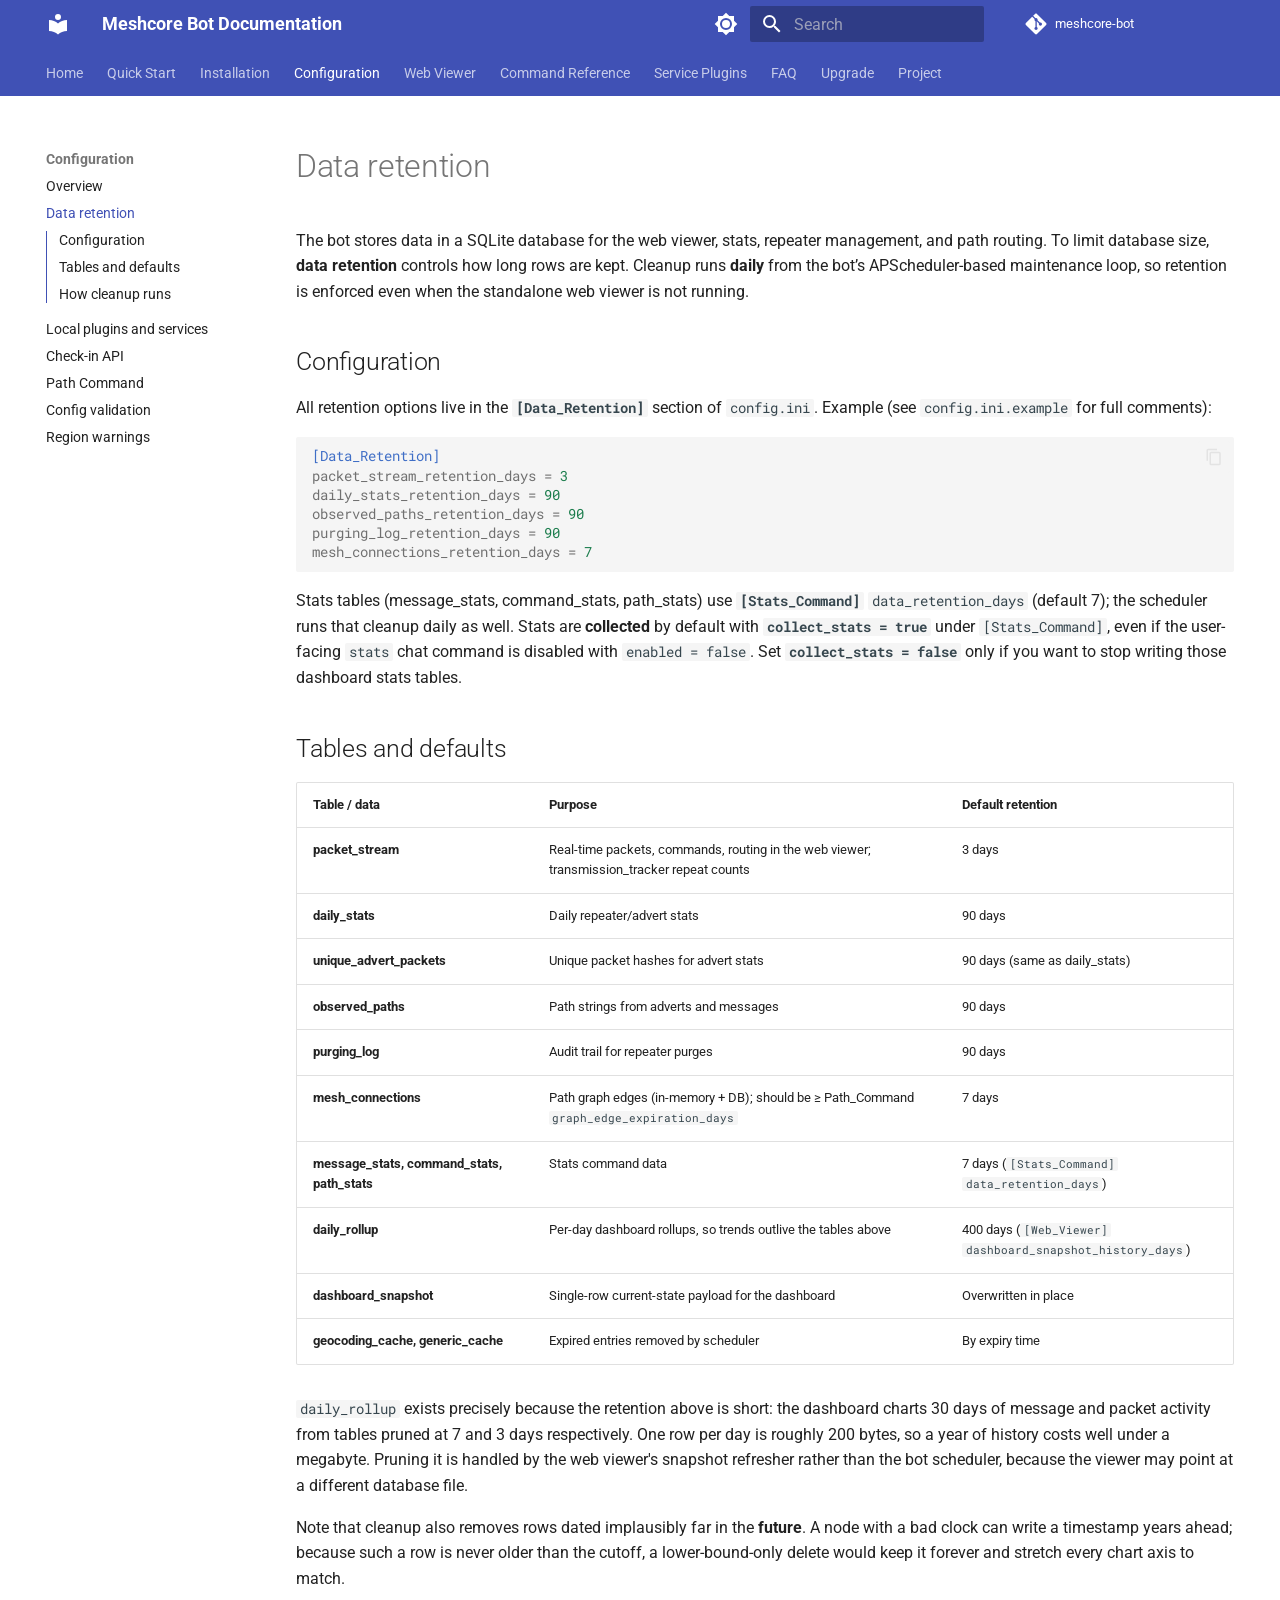
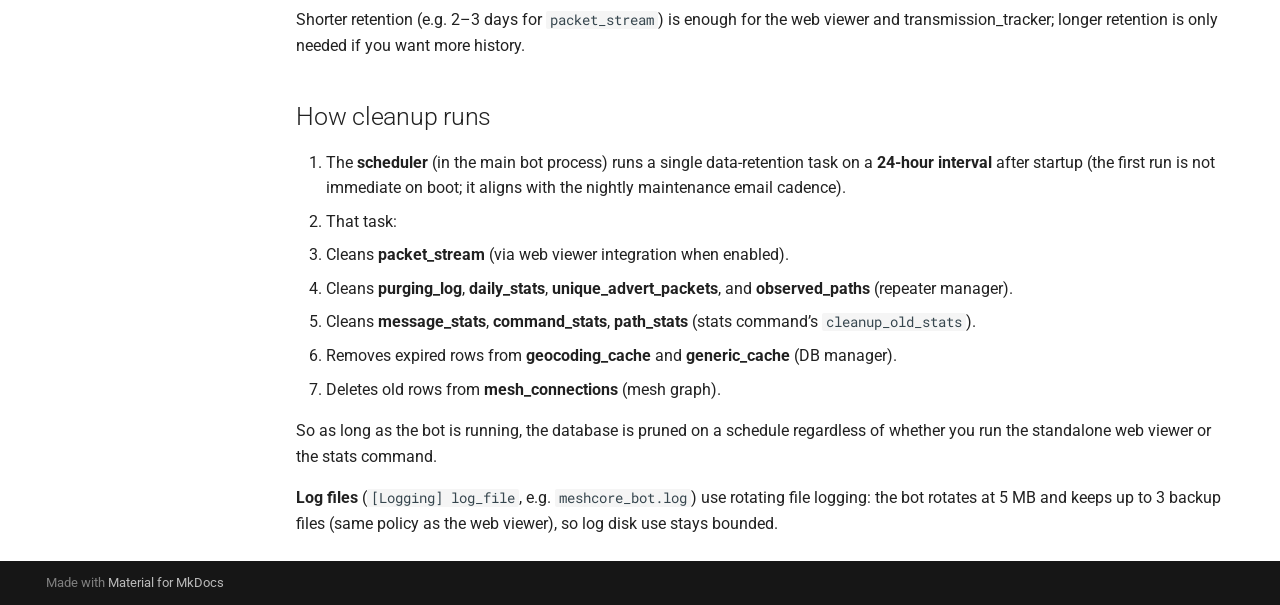
<file: data-retention/index.html>
<!doctype html>
<html lang="en" class="no-js">
  <head>
    
      <meta charset="utf-8">
      <meta name="viewport" content="width=device-width,initial-scale=1">
      
        <meta name="description" content="Documentation for the MeshCore bot and its services">
      
      
      
        <link rel="canonical" href="https://agessaman.github.io/meshcore-bot/data-retention/">
      
      
        <link rel="prev" href="../configuration/">
      
      
        <link rel="next" href="../local-plugins/">
      
      
        
      
      
      <link rel="icon" href="../assets/images/favicon.png">
      <meta name="generator" content="mkdocs-1.6.1, mkdocs-material-9.8.1">
    
    
      
        <title>Data retention - Meshcore Bot Documentation</title>
      
    
    
      <link rel="stylesheet" href="../assets/stylesheets/main.57a0d79d.min.css">
      
        
        <link rel="stylesheet" href="../assets/stylesheets/palette.fb2fffe2.min.css">
      
      


    
    
      
    
    
      
        
        
        <link rel="preconnect" href="https://fonts.gstatic.com" crossorigin>
        <link rel="stylesheet" href="https://fonts.googleapis.com/css?family=Roboto:300,300i,400,400i,700,700i%7CRoboto+Mono:400,400i,700,700i&display=fallback">
        <style>:root{--md-text-font:"Roboto";--md-code-font:"Roboto Mono"}</style>
      
    
    
    <script>__md_scope=new URL("..",location),__md_hash=e=>[...e].reduce(((e,_)=>(e<<5)-e+_.charCodeAt(0)),0),__md_get=(e,_=localStorage,t=__md_scope)=>JSON.parse(_.getItem(t.pathname+"."+e)),__md_set=(e,_,t=localStorage,a=__md_scope)=>{try{t.setItem(a.pathname+"."+e,JSON.stringify(_))}catch(e){}}</script>
    
      

    
    
  </head>
  
  
    
    
      
    
    
    
    
    <body dir="ltr" data-md-color-scheme="default" data-md-color-primary="indigo" data-md-color-accent="cyan">
  
    
    <input class="md-toggle" data-md-toggle="drawer" type="checkbox" id="__drawer" autocomplete="off">
    <input class="md-toggle" data-md-toggle="search" type="checkbox" id="__search" autocomplete="off">
    <label class="md-overlay" for="__drawer"></label>
    <div data-md-component="skip">
      
        
        <a href="#data-retention" class="md-skip">
          Skip to content
        </a>
      
    </div>
    <div data-md-component="announce">
      
    </div>
    
    
      

<header class="md-header" data-md-component="header">
  <nav class="md-header__inner md-grid" aria-label="Header">
    <a href=".." title="Meshcore Bot Documentation" class="md-header__button md-logo" aria-label="Meshcore Bot Documentation" data-md-component="logo">
      
  
  <svg xmlns="http://www.w3.org/2000/svg" viewBox="0 0 24 24"><path d="M12 8a3 3 0 0 0 3-3 3 3 0 0 0-3-3 3 3 0 0 0-3 3 3 3 0 0 0 3 3m0 3.54C9.64 9.35 6.5 8 3 8v11c3.5 0 6.64 1.35 9 3.54 2.36-2.19 5.5-3.54 9-3.54V8c-3.5 0-6.64 1.35-9 3.54"/></svg>

    </a>
    <label class="md-header__button md-icon" for="__drawer">
      
      <svg xmlns="http://www.w3.org/2000/svg" viewBox="0 0 24 24"><path d="M3 6h18v2H3zm0 5h18v2H3zm0 5h18v2H3z"/></svg>
    </label>
    <div class="md-header__title" data-md-component="header-title">
      <div class="md-header__ellipsis">
        <div class="md-header__topic">
          <span class="md-ellipsis">
            Meshcore Bot Documentation
          </span>
        </div>
        <div class="md-header__topic" data-md-component="header-topic">
          <span class="md-ellipsis">
            
              Data retention
            
          </span>
        </div>
      </div>
    </div>
    
      
        <form class="md-header__option" data-md-component="palette">
  
    
    
    
    <input class="md-option" data-md-color-media="" data-md-color-scheme="default" data-md-color-primary="indigo" data-md-color-accent="cyan"  aria-label="Switch to dark mode"  type="radio" name="__palette" id="__palette_0">
    
      <label class="md-header__button md-icon" title="Switch to dark mode" for="__palette_1" hidden>
        <svg xmlns="http://www.w3.org/2000/svg" viewBox="0 0 24 24"><path d="M12 8a4 4 0 0 0-4 4 4 4 0 0 0 4 4 4 4 0 0 0 4-4 4 4 0 0 0-4-4m0 10a6 6 0 0 1-6-6 6 6 0 0 1 6-6 6 6 0 0 1 6 6 6 6 0 0 1-6 6m8-9.31V4h-4.69L12 .69 8.69 4H4v4.69L.69 12 4 15.31V20h4.69L12 23.31 15.31 20H20v-4.69L23.31 12z"/></svg>
      </label>
    
  
    
    
    
    <input class="md-option" data-md-color-media="" data-md-color-scheme="slate" data-md-color-primary="indigo" data-md-color-accent="cyan"  aria-label="Switch to light mode"  type="radio" name="__palette" id="__palette_1">
    
      <label class="md-header__button md-icon" title="Switch to light mode" for="__palette_0" hidden>
        <svg xmlns="http://www.w3.org/2000/svg" viewBox="0 0 24 24"><path d="M12 18c-.89 0-1.74-.2-2.5-.55C11.56 16.5 13 14.42 13 12s-1.44-4.5-3.5-5.45C10.26 6.2 11.11 6 12 6a6 6 0 0 1 6 6 6 6 0 0 1-6 6m8-9.31V4h-4.69L12 .69 8.69 4H4v4.69L.69 12 4 15.31V20h4.69L12 23.31 15.31 20H20v-4.69L23.31 12z"/></svg>
      </label>
    
  
</form>
      
    
    
      <script>var palette=__md_get("__palette");if(palette&&palette.color){if("(prefers-color-scheme)"===palette.color.media){var media=matchMedia("(prefers-color-scheme: light)"),input=document.querySelector(media.matches?"[data-md-color-media='(prefers-color-scheme: light)']":"[data-md-color-media='(prefers-color-scheme: dark)']");palette.color.media=input.getAttribute("data-md-color-media"),palette.color.scheme=input.getAttribute("data-md-color-scheme"),palette.color.primary=input.getAttribute("data-md-color-primary"),palette.color.accent=input.getAttribute("data-md-color-accent")}for(var[key,value]of Object.entries(palette.color))document.body.setAttribute("data-md-color-"+key,value)}</script>
    
    
    
      
      
        <label class="md-header__button md-icon" for="__search">
          
          <svg xmlns="http://www.w3.org/2000/svg" viewBox="0 0 24 24"><path d="M9.5 3A6.5 6.5 0 0 1 16 9.5c0 1.61-.59 3.09-1.56 4.23l.27.27h.79l5 5-1.5 1.5-5-5v-.79l-.27-.27A6.52 6.52 0 0 1 9.5 16 6.5 6.5 0 0 1 3 9.5 6.5 6.5 0 0 1 9.5 3m0 2C7 5 5 7 5 9.5S7 14 9.5 14 14 12 14 9.5 12 5 9.5 5"/></svg>
        </label>
        <div class="md-search" data-md-component="search" role="dialog">
  <label class="md-search__overlay" for="__search"></label>
  <div class="md-search__inner" role="search">
    <form class="md-search__form" name="search">
      <input type="text" class="md-search__input" name="query" aria-label="Search" placeholder="Search" autocapitalize="off" autocorrect="off" autocomplete="off" spellcheck="false" data-md-component="search-query" required>
      <label class="md-search__icon md-icon" for="__search">
        
        <svg xmlns="http://www.w3.org/2000/svg" viewBox="0 0 24 24"><path d="M9.5 3A6.5 6.5 0 0 1 16 9.5c0 1.61-.59 3.09-1.56 4.23l.27.27h.79l5 5-1.5 1.5-5-5v-.79l-.27-.27A6.52 6.52 0 0 1 9.5 16 6.5 6.5 0 0 1 3 9.5 6.5 6.5 0 0 1 9.5 3m0 2C7 5 5 7 5 9.5S7 14 9.5 14 14 12 14 9.5 12 5 9.5 5"/></svg>
        
        <svg xmlns="http://www.w3.org/2000/svg" viewBox="0 0 24 24"><path d="M20 11v2H8l5.5 5.5-1.42 1.42L4.16 12l7.92-7.92L13.5 5.5 8 11z"/></svg>
      </label>
      <nav class="md-search__options" aria-label="Search">
        
        <button type="reset" class="md-search__icon md-icon" title="Clear" aria-label="Clear" tabindex="-1">
          
          <svg xmlns="http://www.w3.org/2000/svg" viewBox="0 0 24 24"><path d="M19 6.41 17.59 5 12 10.59 6.41 5 5 6.41 10.59 12 5 17.59 6.41 19 12 13.41 17.59 19 19 17.59 13.41 12z"/></svg>
        </button>
      </nav>
      
    </form>
    <div class="md-search__output">
      <div class="md-search__scrollwrap" tabindex="0" data-md-scrollfix>
        <div class="md-search-result" data-md-component="search-result">
          <div class="md-search-result__meta">
            Initializing search
          </div>
          <ol class="md-search-result__list" role="presentation"></ol>
        </div>
      </div>
    </div>
  </div>
</div>
      
    
    
      <div class="md-header__source">
        <a href="https://github.com/agessaman/meshcore-bot" title="Go to repository" class="md-source" data-md-component="source">
  <div class="md-source__icon md-icon">
    
    <svg xmlns="http://www.w3.org/2000/svg" viewBox="0 0 448 512"><!--! Font Awesome Free 7.1.0 by @fontawesome - https://fontawesome.com License - https://fontawesome.com/license/free (Icons: CC BY 4.0, Fonts: SIL OFL 1.1, Code: MIT License) Copyright 2025 Fonticons, Inc.--><path d="M439.6 236.1 244 40.5c-5.4-5.5-12.8-8.5-20.4-8.5s-15 3-20.4 8.4L162.5 81l51.5 51.5c27.1-9.1 52.7 16.8 43.4 43.7l49.7 49.7c34.2-11.8 61.2 31 35.5 56.7-26.5 26.5-70.2-2.9-56-37.3L240.3 199v121.9c25.3 12.5 22.3 41.8 9.1 55-6.4 6.4-15.2 10.1-24.3 10.1s-17.8-3.6-24.3-10.1c-17.6-17.6-11.1-46.9 11.2-56v-123c-20.8-8.5-24.6-30.7-18.6-45L142.6 101 8.5 235.1C3 240.6 0 247.9 0 255.5s3 15 8.5 20.4l195.6 195.7c5.4 5.4 12.7 8.4 20.4 8.4s15-3 20.4-8.4l194.7-194.7c5.4-5.4 8.4-12.8 8.4-20.4s-3-15-8.4-20.4"/></svg>
  </div>
  <div class="md-source__repository">
    meshcore-bot
  </div>
</a>
      </div>
    
  </nav>
  
</header>
    
    <div class="md-container" data-md-component="container">
      
      
        
          
            
<nav class="md-tabs" aria-label="Tabs" data-md-component="tabs">
  <div class="md-grid">
    <ul class="md-tabs__list">
      
        
  
  
  
  
    <li class="md-tabs__item">
      <a href=".." class="md-tabs__link">
        
  
  
    
  
  Home

      </a>
    </li>
  

      
        
  
  
  
  
    <li class="md-tabs__item">
      <a href="../getting-started/" class="md-tabs__link">
        
  
  
    
  
  Quick Start

      </a>
    </li>
  

      
        
  
  
  
  
    
    
      <li class="md-tabs__item">
        <a href="../installation/" class="md-tabs__link">
          
  
  
  Installation

        </a>
      </li>
    
  

      
        
  
  
  
    
  
  
    
    
      <li class="md-tabs__item md-tabs__item--active">
        <a href="../configuration/" class="md-tabs__link">
          
  
  
  Configuration

        </a>
      </li>
    
  

      
        
  
  
  
  
    <li class="md-tabs__item">
      <a href="../web-viewer/" class="md-tabs__link">
        
  
  
    
  
  Web Viewer

      </a>
    </li>
  

      
        
  
  
  
  
    
    
      <li class="md-tabs__item">
        <a href="../command-reference/" class="md-tabs__link">
          
  
  
  Command Reference

        </a>
      </li>
    
  

      
        
  
  
  
  
    
    
      <li class="md-tabs__item">
        <a href="../service-plugins/" class="md-tabs__link">
          
  
  
  Service Plugins

        </a>
      </li>
    
  

      
        
  
  
  
  
    <li class="md-tabs__item">
      <a href="../faq/" class="md-tabs__link">
        
  
  
    
  
  FAQ

      </a>
    </li>
  

      
        
  
  
  
  
    <li class="md-tabs__item">
      <a href="../upgrade/" class="md-tabs__link">
        
  
  
    
  
  Upgrade

      </a>
    </li>
  

      
        
  
  
  
  
    
    
      <li class="md-tabs__item">
        <a href="../solar-conditions-provenance/" class="md-tabs__link">
          
  
  
  Project

        </a>
      </li>
    
  

      
    </ul>
  </div>
</nav>
          
        
      
      <main class="md-main" data-md-component="main">
        <div class="md-main__inner md-grid">
          
            
              
              <div class="md-sidebar md-sidebar--primary" data-md-component="sidebar" data-md-type="navigation" >
                <div class="md-sidebar__scrollwrap">
                  <div class="md-sidebar__inner">
                    


  


  

<nav class="md-nav md-nav--primary md-nav--lifted md-nav--integrated" aria-label="Navigation" data-md-level="0">
  <label class="md-nav__title" for="__drawer">
    <a href=".." title="Meshcore Bot Documentation" class="md-nav__button md-logo" aria-label="Meshcore Bot Documentation" data-md-component="logo">
      
  
  <svg xmlns="http://www.w3.org/2000/svg" viewBox="0 0 24 24"><path d="M12 8a3 3 0 0 0 3-3 3 3 0 0 0-3-3 3 3 0 0 0-3 3 3 3 0 0 0 3 3m0 3.54C9.64 9.35 6.5 8 3 8v11c3.5 0 6.64 1.35 9 3.54 2.36-2.19 5.5-3.54 9-3.54V8c-3.5 0-6.64 1.35-9 3.54"/></svg>

    </a>
    Meshcore Bot Documentation
  </label>
  
    <div class="md-nav__source">
      <a href="https://github.com/agessaman/meshcore-bot" title="Go to repository" class="md-source" data-md-component="source">
  <div class="md-source__icon md-icon">
    
    <svg xmlns="http://www.w3.org/2000/svg" viewBox="0 0 448 512"><!--! Font Awesome Free 7.1.0 by @fontawesome - https://fontawesome.com License - https://fontawesome.com/license/free (Icons: CC BY 4.0, Fonts: SIL OFL 1.1, Code: MIT License) Copyright 2025 Fonticons, Inc.--><path d="M439.6 236.1 244 40.5c-5.4-5.5-12.8-8.5-20.4-8.5s-15 3-20.4 8.4L162.5 81l51.5 51.5c27.1-9.1 52.7 16.8 43.4 43.7l49.7 49.7c34.2-11.8 61.2 31 35.5 56.7-26.5 26.5-70.2-2.9-56-37.3L240.3 199v121.9c25.3 12.5 22.3 41.8 9.1 55-6.4 6.4-15.2 10.1-24.3 10.1s-17.8-3.6-24.3-10.1c-17.6-17.6-11.1-46.9 11.2-56v-123c-20.8-8.5-24.6-30.7-18.6-45L142.6 101 8.5 235.1C3 240.6 0 247.9 0 255.5s3 15 8.5 20.4l195.6 195.7c5.4 5.4 12.7 8.4 20.4 8.4s15-3 20.4-8.4l194.7-194.7c5.4-5.4 8.4-12.8 8.4-20.4s-3-15-8.4-20.4"/></svg>
  </div>
  <div class="md-source__repository">
    meshcore-bot
  </div>
</a>
    </div>
  
  <ul class="md-nav__list" data-md-scrollfix>
    
      
      
  
  
  
  
    <li class="md-nav__item">
      <a href=".." class="md-nav__link">
        
  
  
  <span class="md-ellipsis">
    
  
    Home
  

    
  </span>
  
  

      </a>
    </li>
  

    
      
      
  
  
  
  
    <li class="md-nav__item">
      <a href="../getting-started/" class="md-nav__link">
        
  
  
  <span class="md-ellipsis">
    
  
    Quick Start
  

    
  </span>
  
  

      </a>
    </li>
  

    
      
      
  
  
  
  
    
    
    
    
      
      
        
      
    
    
    <li class="md-nav__item md-nav__item--nested">
      
        
        
        <input class="md-nav__toggle md-toggle " type="checkbox" id="__nav_3" >
        
          
          <label class="md-nav__link" for="__nav_3" id="__nav_3_label" tabindex="0">
            
  
  
  <span class="md-ellipsis">
    
  
    Installation
  

    
  </span>
  
  

            <span class="md-nav__icon md-icon"></span>
          </label>
        
        <nav class="md-nav" data-md-level="1" aria-labelledby="__nav_3_label" aria-expanded="false">
          <label class="md-nav__title" for="__nav_3">
            <span class="md-nav__icon md-icon"></span>
            
  
    Installation
  

          </label>
          <ul class="md-nav__list" data-md-scrollfix>
            
              
                
  
  
  
  
    <li class="md-nav__item">
      <a href="../installation/" class="md-nav__link">
        
  
  
  <span class="md-ellipsis">
    
  
    Overview
  

    
  </span>
  
  

      </a>
    </li>
  

              
            
              
                
  
  
  
  
    <li class="md-nav__item">
      <a href="../docker/" class="md-nav__link">
        
  
  
  <span class="md-ellipsis">
    
  
    Docker
  

    
  </span>
  
  

      </a>
    </li>
  

              
            
              
                
  
  
  
  
    <li class="md-nav__item">
      <a href="../service-installation/" class="md-nav__link">
        
  
  
  <span class="md-ellipsis">
    
  
    Service
  

    
  </span>
  
  

      </a>
    </li>
  

              
            
          </ul>
        </nav>
      
    </li>
  

    
      
      
  
  
    
  
  
  
    
    
    
    
      
        
        
      
      
        
      
    
    
    <li class="md-nav__item md-nav__item--active md-nav__item--section md-nav__item--nested">
      
        
        
        <input class="md-nav__toggle md-toggle " type="checkbox" id="__nav_4" checked>
        
          
          <label class="md-nav__link" for="__nav_4" id="__nav_4_label" tabindex="">
            
  
  
  <span class="md-ellipsis">
    
  
    Configuration
  

    
  </span>
  
  

            <span class="md-nav__icon md-icon"></span>
          </label>
        
        <nav class="md-nav" data-md-level="1" aria-labelledby="__nav_4_label" aria-expanded="true">
          <label class="md-nav__title" for="__nav_4">
            <span class="md-nav__icon md-icon"></span>
            
  
    Configuration
  

          </label>
          <ul class="md-nav__list" data-md-scrollfix>
            
              
                
  
  
  
  
    <li class="md-nav__item">
      <a href="../configuration/" class="md-nav__link">
        
  
  
  <span class="md-ellipsis">
    
  
    Overview
  

    
  </span>
  
  

      </a>
    </li>
  

              
            
              
                
  
  
    
  
  
  
    <li class="md-nav__item md-nav__item--active">
      
      <input class="md-nav__toggle md-toggle" type="checkbox" id="__toc">
      
      
        
      
      
        <label class="md-nav__link md-nav__link--active" for="__toc">
          
  
  
  <span class="md-ellipsis">
    
  
    Data retention
  

    
  </span>
  
  

          <span class="md-nav__icon md-icon"></span>
        </label>
      
      <a href="./" class="md-nav__link md-nav__link--active">
        
  
  
  <span class="md-ellipsis">
    
  
    Data retention
  

    
  </span>
  
  

      </a>
      
        

<nav class="md-nav md-nav--secondary" aria-label="Table of contents">
  
  
  
    
  
  
    <label class="md-nav__title" for="__toc">
      <span class="md-nav__icon md-icon"></span>
      Table of contents
    </label>
    <ul class="md-nav__list" data-md-component="toc" data-md-scrollfix>
      
        <li class="md-nav__item">
  <a href="#configuration" class="md-nav__link">
    <span class="md-ellipsis">
      
        Configuration
      
    </span>
  </a>
  
</li>
      
        <li class="md-nav__item">
  <a href="#tables-and-defaults" class="md-nav__link">
    <span class="md-ellipsis">
      
        Tables and defaults
      
    </span>
  </a>
  
</li>
      
        <li class="md-nav__item">
  <a href="#how-cleanup-runs" class="md-nav__link">
    <span class="md-ellipsis">
      
        How cleanup runs
      
    </span>
  </a>
  
</li>
      
    </ul>
  
</nav>
      
    </li>
  

              
            
              
                
  
  
  
  
    <li class="md-nav__item">
      <a href="../local-plugins/" class="md-nav__link">
        
  
  
  <span class="md-ellipsis">
    
  
    Local plugins and services
  

    
  </span>
  
  

      </a>
    </li>
  

              
            
              
                
  
  
  
  
    <li class="md-nav__item">
      <a href="../checkin-api/" class="md-nav__link">
        
  
  
  <span class="md-ellipsis">
    
  
    Check-in API
  

    
  </span>
  
  

      </a>
    </li>
  

              
            
              
                
  
  
  
  
    <li class="md-nav__item">
      <a href="../path-command-config/" class="md-nav__link">
        
  
  
  <span class="md-ellipsis">
    
  
    Path Command
  

    
  </span>
  
  

      </a>
    </li>
  

              
            
              
                
  
  
  
  
    <li class="md-nav__item">
      <a href="../config-validation/" class="md-nav__link">
        
  
  
  <span class="md-ellipsis">
    
  
    Config validation
  

    
  </span>
  
  

      </a>
    </li>
  

              
            
              
                
  
  
  
  
    <li class="md-nav__item">
      <a href="../region-warnings/" class="md-nav__link">
        
  
  
  <span class="md-ellipsis">
    
  
    Region warnings
  

    
  </span>
  
  

      </a>
    </li>
  

              
            
          </ul>
        </nav>
      
    </li>
  

    
      
      
  
  
  
  
    <li class="md-nav__item">
      <a href="../web-viewer/" class="md-nav__link">
        
  
  
  <span class="md-ellipsis">
    
  
    Web Viewer
  

    
  </span>
  
  

      </a>
    </li>
  

    
      
      
  
  
  
  
    
    
    
    
      
      
        
      
    
    
    <li class="md-nav__item md-nav__item--nested">
      
        
        
        <input class="md-nav__toggle md-toggle " type="checkbox" id="__nav_6" >
        
          
          <label class="md-nav__link" for="__nav_6" id="__nav_6_label" tabindex="0">
            
  
  
  <span class="md-ellipsis">
    
  
    Command Reference
  

    
  </span>
  
  

            <span class="md-nav__icon md-icon"></span>
          </label>
        
        <nav class="md-nav" data-md-level="1" aria-labelledby="__nav_6_label" aria-expanded="false">
          <label class="md-nav__title" for="__nav_6">
            <span class="md-nav__icon md-icon"></span>
            
  
    Command Reference
  

          </label>
          <ul class="md-nav__list" data-md-scrollfix>
            
              
                
  
  
  
  
    <li class="md-nav__item">
      <a href="../command-reference/" class="md-nav__link">
        
  
  
  <span class="md-ellipsis">
    
  
    Overview
  

    
  </span>
  
  

      </a>
    </li>
  

              
            
              
                
  
  
  
  
    <li class="md-nav__item">
      <a href="../repeater-commands/" class="md-nav__link">
        
  
  
  <span class="md-ellipsis">
    
  
    Repeater Commands
  

    
  </span>
  
  

      </a>
    </li>
  

              
            
              
                
  
  
  
  
    <li class="md-nav__item">
      <a href="../command-reference-website/" class="md-nav__link">
        
  
  
  <span class="md-ellipsis">
    
  
    Custom Command Website
  

    
  </span>
  
  

      </a>
    </li>
  

              
            
              
                
  
  
  
  
    <li class="md-nav__item">
      <a href="../develop-command-scripts/" class="md-nav__link">
        
  
  
  <span class="md-ellipsis">
    
  
    Developing Commands
  

    
  </span>
  
  

      </a>
    </li>
  

              
            
          </ul>
        </nav>
      
    </li>
  

    
      
      
  
  
  
  
    
    
    
    
      
      
        
      
    
    
    <li class="md-nav__item md-nav__item--nested">
      
        
        
        <input class="md-nav__toggle md-toggle " type="checkbox" id="__nav_7" >
        
          
          <label class="md-nav__link" for="__nav_7" id="__nav_7_label" tabindex="0">
            
  
  
  <span class="md-ellipsis">
    
  
    Service Plugins
  

    
  </span>
  
  

            <span class="md-nav__icon md-icon"></span>
          </label>
        
        <nav class="md-nav" data-md-level="1" aria-labelledby="__nav_7_label" aria-expanded="false">
          <label class="md-nav__title" for="__nav_7">
            <span class="md-nav__icon md-icon"></span>
            
  
    Service Plugins
  

          </label>
          <ul class="md-nav__list" data-md-scrollfix>
            
              
                
  
  
  
  
    <li class="md-nav__item">
      <a href="../service-plugins/" class="md-nav__link">
        
  
  
  <span class="md-ellipsis">
    
  
    Overview
  

    
  </span>
  
  

      </a>
    </li>
  

              
            
              
                
  
  
  
  
    <li class="md-nav__item">
      <a href="../discord-bridge/" class="md-nav__link">
        
  
  
  <span class="md-ellipsis">
    
  
    Discord Bridge
  

    
  </span>
  
  

      </a>
    </li>
  

              
            
              
                
  
  
  
  
    <li class="md-nav__item">
      <a href="../telegram-bridge/" class="md-nav__link">
        
  
  
  <span class="md-ellipsis">
    
  
    Telegram Bridge
  

    
  </span>
  
  

      </a>
    </li>
  

              
            
              
                
  
  
  
  
    <li class="md-nav__item">
      <a href="../packet-capture/" class="md-nav__link">
        
  
  
  <span class="md-ellipsis">
    
  
    Packet Capture
  

    
  </span>
  
  

      </a>
    </li>
  

              
            
              
                
  
  
  
  
    <li class="md-nav__item">
      <a href="../map-uploader/" class="md-nav__link">
        
  
  
  <span class="md-ellipsis">
    
  
    Map Uploader
  

    
  </span>
  
  

      </a>
    </li>
  

              
            
              
                
  
  
  
  
    <li class="md-nav__item">
      <a href="../weather-service/" class="md-nav__link">
        
  
  
  <span class="md-ellipsis">
    
  
    Weather Service
  

    
  </span>
  
  

      </a>
    </li>
  

              
            
              
                
  
  
  
  
    <li class="md-nav__item">
      <a href="../earthquake-service/" class="md-nav__link">
        
  
  
  <span class="md-ellipsis">
    
  
    Earthquake Service
  

    
  </span>
  
  

      </a>
    </li>
  

              
            
              
                
  
  
  
  
    <li class="md-nav__item">
      <a href="../repeater-prefix-collision-service/" class="md-nav__link">
        
  
  
  <span class="md-ellipsis">
    
  
    Repeater Prefix Collision
  

    
  </span>
  
  

      </a>
    </li>
  

              
            
              
                
  
  
  
  
    <li class="md-nav__item">
      <a href="../worldcup/" class="md-nav__link">
        
  
  
  <span class="md-ellipsis">
    
  
    World Cup
  

    
  </span>
  
  

      </a>
    </li>
  

              
            
              
                
  
  
  
  
    <li class="md-nav__item">
      <a href="../FEEDS/" class="md-nav__link">
        
  
  
  <span class="md-ellipsis">
    
  
    Feed Management
  

    
  </span>
  
  

      </a>
    </li>
  

              
            
          </ul>
        </nav>
      
    </li>
  

    
      
      
  
  
  
  
    <li class="md-nav__item">
      <a href="../faq/" class="md-nav__link">
        
  
  
  <span class="md-ellipsis">
    
  
    FAQ
  

    
  </span>
  
  

      </a>
    </li>
  

    
      
      
  
  
  
  
    <li class="md-nav__item">
      <a href="../upgrade/" class="md-nav__link">
        
  
  
  <span class="md-ellipsis">
    
  
    Upgrade
  

    
  </span>
  
  

      </a>
    </li>
  

    
      
      
  
  
  
  
    
    
    
    
      
      
        
      
    
    
    <li class="md-nav__item md-nav__item--nested">
      
        
        
        <input class="md-nav__toggle md-toggle " type="checkbox" id="__nav_10" >
        
          
          <label class="md-nav__link" for="__nav_10" id="__nav_10_label" tabindex="0">
            
  
  
  <span class="md-ellipsis">
    
  
    Project
  

    
  </span>
  
  

            <span class="md-nav__icon md-icon"></span>
          </label>
        
        <nav class="md-nav" data-md-level="1" aria-labelledby="__nav_10_label" aria-expanded="false">
          <label class="md-nav__title" for="__nav_10">
            <span class="md-nav__icon md-icon"></span>
            
  
    Project
  

          </label>
          <ul class="md-nav__list" data-md-scrollfix>
            
              
                
  
  
  
  
    <li class="md-nav__item">
      <a href="../solar-conditions-provenance/" class="md-nav__link">
        
  
  
  <span class="md-ellipsis">
    
  
    Solar conditions provenance
  

    
  </span>
  
  

      </a>
    </li>
  

              
            
          </ul>
        </nav>
      
    </li>
  

    
  </ul>
</nav>
                  </div>
                </div>
              </div>
            
            
          
          
            <div class="md-content" data-md-component="content">
              
              <article class="md-content__inner md-typeset">
                
                  


  
  


<h1 id="data-retention">Data retention</h1>
<p>The bot stores data in a SQLite database for the web viewer, stats, repeater management, and path routing. To limit database size, <strong>data retention</strong> controls how long rows are kept. Cleanup runs <strong>daily</strong> from the bot’s APScheduler-based maintenance loop, so retention is enforced even when the standalone web viewer is not running.</p>
<h2 id="configuration">Configuration</h2>
<p>All retention options live in the <strong><code>[Data_Retention]</code></strong> section of <code>config.ini</code>. Example (see <code>config.ini.example</code> for full comments):</p>
<div class="highlight"><pre><span></span><code><a id="__codelineno-0-1" name="__codelineno-0-1" href="#__codelineno-0-1"></a><span class="k">[Data_Retention]</span>
<a id="__codelineno-0-2" name="__codelineno-0-2" href="#__codelineno-0-2"></a><span class="na">packet_stream_retention_days</span><span class="w"> </span><span class="o">=</span><span class="w"> </span><span class="s">3</span>
<a id="__codelineno-0-3" name="__codelineno-0-3" href="#__codelineno-0-3"></a><span class="na">daily_stats_retention_days</span><span class="w"> </span><span class="o">=</span><span class="w"> </span><span class="s">90</span>
<a id="__codelineno-0-4" name="__codelineno-0-4" href="#__codelineno-0-4"></a><span class="na">observed_paths_retention_days</span><span class="w"> </span><span class="o">=</span><span class="w"> </span><span class="s">90</span>
<a id="__codelineno-0-5" name="__codelineno-0-5" href="#__codelineno-0-5"></a><span class="na">purging_log_retention_days</span><span class="w"> </span><span class="o">=</span><span class="w"> </span><span class="s">90</span>
<a id="__codelineno-0-6" name="__codelineno-0-6" href="#__codelineno-0-6"></a><span class="na">mesh_connections_retention_days</span><span class="w"> </span><span class="o">=</span><span class="w"> </span><span class="s">7</span>
</code></pre></div>
<p>Stats tables (message_stats, command_stats, path_stats) use <strong><code>[Stats_Command]</code></strong> <code>data_retention_days</code> (default 7); the scheduler runs that cleanup daily as well. Stats are <strong>collected</strong> by default with <strong><code>collect_stats = true</code></strong> under <code>[Stats_Command]</code>, even if the user-facing <code>stats</code> chat command is disabled with <code>enabled = false</code>. Set <strong><code>collect_stats = false</code></strong> only if you want to stop writing those dashboard stats tables.</p>
<h2 id="tables-and-defaults">Tables and defaults</h2>
<table>
<thead>
<tr>
<th>Table / data</th>
<th>Purpose</th>
<th>Default retention</th>
</tr>
</thead>
<tbody>
<tr>
<td><strong>packet_stream</strong></td>
<td>Real-time packets, commands, routing in the web viewer; transmission_tracker repeat counts</td>
<td>3 days</td>
</tr>
<tr>
<td><strong>daily_stats</strong></td>
<td>Daily repeater/advert stats</td>
<td>90 days</td>
</tr>
<tr>
<td><strong>unique_advert_packets</strong></td>
<td>Unique packet hashes for advert stats</td>
<td>90 days (same as daily_stats)</td>
</tr>
<tr>
<td><strong>observed_paths</strong></td>
<td>Path strings from adverts and messages</td>
<td>90 days</td>
</tr>
<tr>
<td><strong>purging_log</strong></td>
<td>Audit trail for repeater purges</td>
<td>90 days</td>
</tr>
<tr>
<td><strong>mesh_connections</strong></td>
<td>Path graph edges (in-memory + DB); should be ≥ Path_Command <code>graph_edge_expiration_days</code></td>
<td>7 days</td>
</tr>
<tr>
<td><strong>message_stats, command_stats, path_stats</strong></td>
<td>Stats command data</td>
<td>7 days (<code>[Stats_Command]</code> <code>data_retention_days</code>)</td>
</tr>
<tr>
<td><strong>daily_rollup</strong></td>
<td>Per-day dashboard rollups, so trends outlive the tables above</td>
<td>400 days (<code>[Web_Viewer]</code> <code>dashboard_snapshot_history_days</code>)</td>
</tr>
<tr>
<td><strong>dashboard_snapshot</strong></td>
<td>Single-row current-state payload for the dashboard</td>
<td>Overwritten in place</td>
</tr>
<tr>
<td><strong>geocoding_cache, generic_cache</strong></td>
<td>Expired entries removed by scheduler</td>
<td>By expiry time</td>
</tr>
</tbody>
</table>
<p><code>daily_rollup</code> exists precisely because the retention above is short: the
dashboard charts 30 days of message and packet activity from tables pruned at 7
and 3 days respectively. One row per day is roughly 200 bytes, so a year of
history costs well under a megabyte. Pruning it is handled by the web viewer's
snapshot refresher rather than the bot scheduler, because the viewer may point
at a different database file.</p>
<p>Note that cleanup also removes rows dated implausibly far in the <strong>future</strong>.
A node with a bad clock can write a timestamp years ahead; because such a row is
never older than the cutoff, a lower-bound-only delete would keep it forever and
stretch every chart axis to match.</p>
<p>Shorter retention (e.g. 2–3 days for <code>packet_stream</code>) is enough for the web viewer and transmission_tracker; longer retention is only needed if you want more history.</p>
<h2 id="how-cleanup-runs">How cleanup runs</h2>
<ol>
<li>The <strong>scheduler</strong> (in the main bot process) runs a single data-retention task on a <strong>24-hour interval</strong> after startup (the first run is not immediate on boot; it aligns with the nightly maintenance email cadence).</li>
<li>That task:</li>
<li>Cleans <strong>packet_stream</strong> (via web viewer integration when enabled).</li>
<li>Cleans <strong>purging_log</strong>, <strong>daily_stats</strong>, <strong>unique_advert_packets</strong>, and <strong>observed_paths</strong> (repeater manager).</li>
<li>Cleans <strong>message_stats</strong>, <strong>command_stats</strong>, <strong>path_stats</strong> (stats command’s <code>cleanup_old_stats</code>).</li>
<li>Removes expired rows from <strong>geocoding_cache</strong> and <strong>generic_cache</strong> (DB manager).</li>
<li>Deletes old rows from <strong>mesh_connections</strong> (mesh graph).</li>
</ol>
<p>So as long as the bot is running, the database is pruned on a schedule regardless of whether you run the standalone web viewer or the stats command.</p>
<p><strong>Log files</strong> (<code>[Logging] log_file</code>, e.g. <code>meshcore_bot.log</code>) use rotating file logging: the bot rotates at 5 MB and keeps up to 3 backup files (same policy as the web viewer), so log disk use stays bounded.</p>












                
              </article>
            </div>
          
          
<script>var target=document.getElementById(location.hash.slice(1));target&&target.name&&(target.checked=target.name.startsWith("__tabbed_"))</script>
        </div>
        
      </main>
      
        <footer class="md-footer">
  
  <div class="md-footer-meta md-typeset">
    <div class="md-footer-meta__inner md-grid">
      <div class="md-copyright">
  
  
    Made with
    <a href="https://squidfunk.github.io/mkdocs-material/" target="_blank" rel="noopener">
      Material for MkDocs
    </a>
  
</div>
      
    </div>
  </div>
</footer>
      
    </div>
    <div class="md-dialog" data-md-component="dialog">
      <div class="md-dialog__inner md-typeset"></div>
    </div>
    
    
    
      
      
      <script id="__config" type="application/json">{"annotate": null, "base": "..", "features": ["navigation.instant", "navigation.tracking", "navigation.tabs", "navigation.sections", "toc.integrate", "content.code.copy"], "search": "../assets/javascripts/workers/search.a7633da7.min.js", "tags": null, "translations": {"clipboard.copied": "Copied to clipboard", "clipboard.copy": "Copy to clipboard", "search.result.more.one": "1 more on this page", "search.result.more.other": "# more on this page", "search.result.none": "No matching documents", "search.result.one": "1 matching document", "search.result.other": "# matching documents", "search.result.placeholder": "Type to start searching", "search.result.term.missing": "Missing", "select.version": "Select version"}, "version": null}</script>
    
    
      <script src="../assets/javascripts/bundle.a5f9d56c.min.js"></script>
      
    
  </body>
</html>
</file>
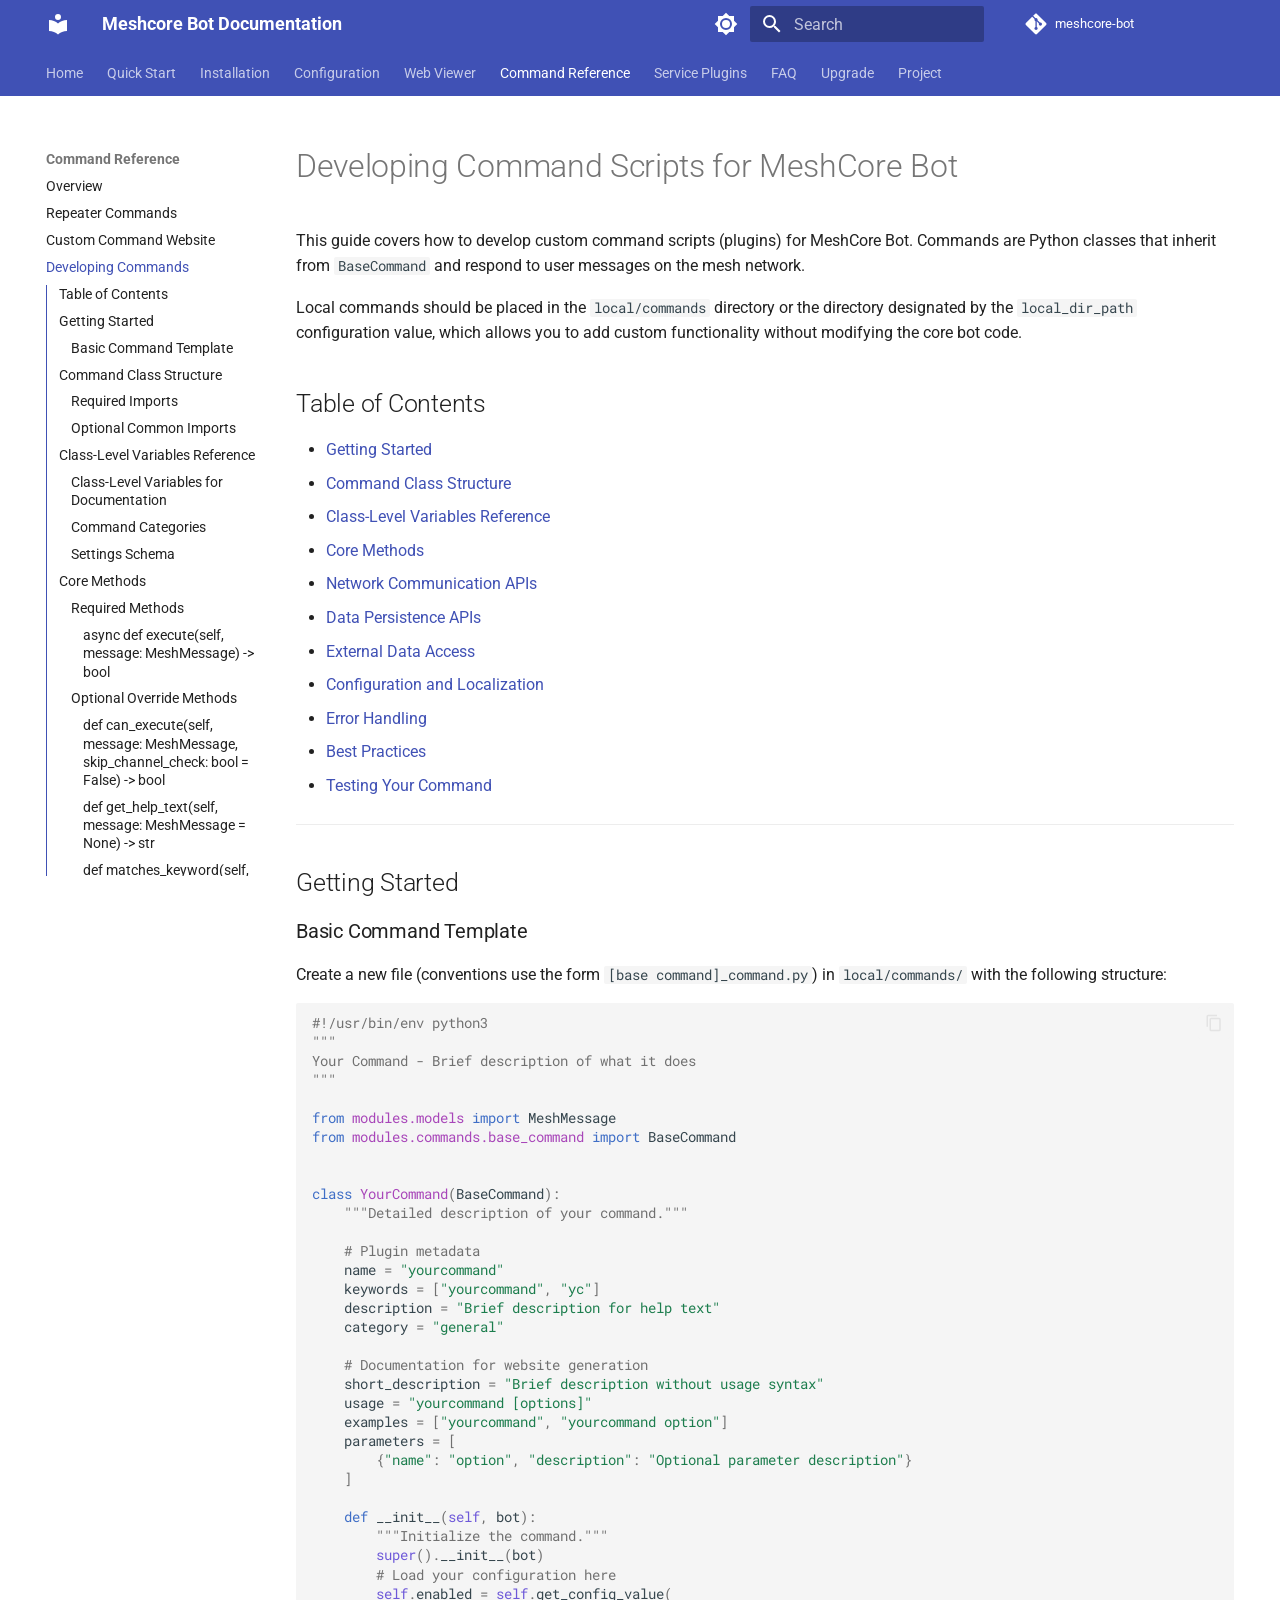
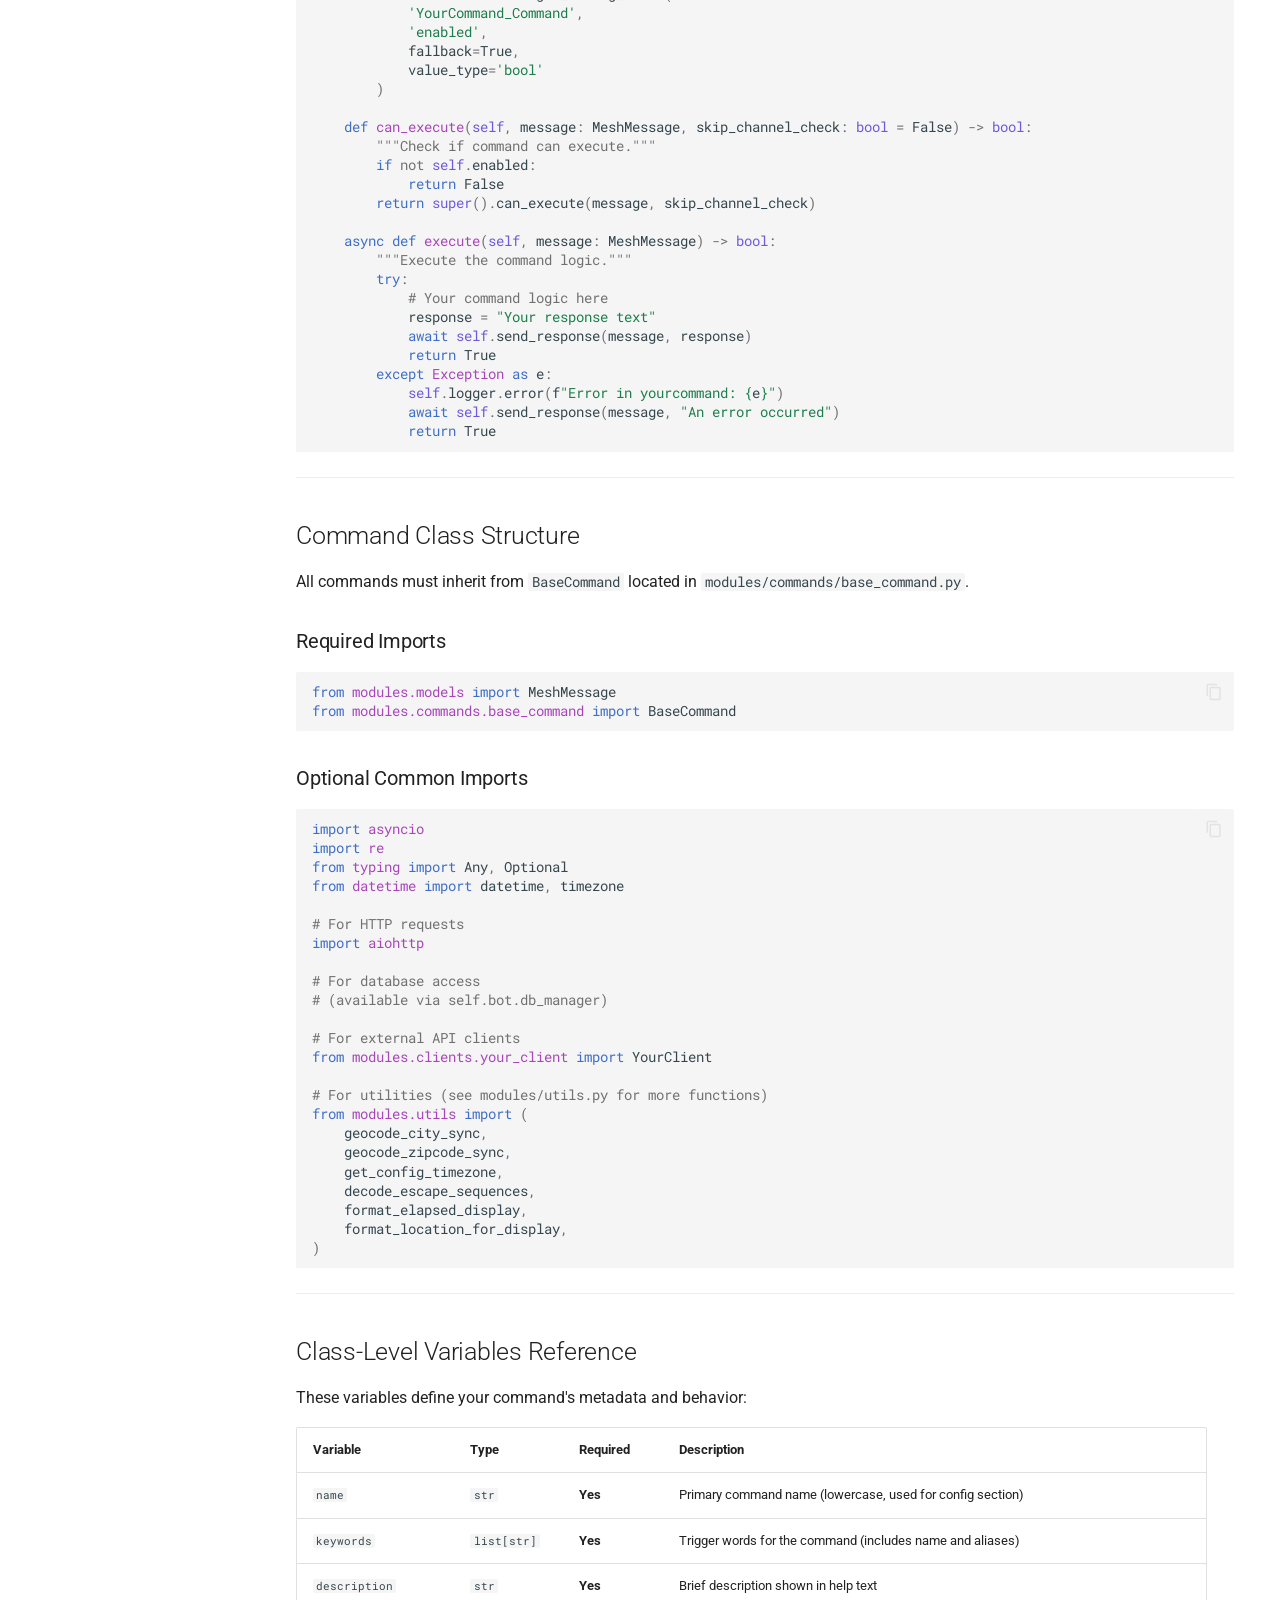
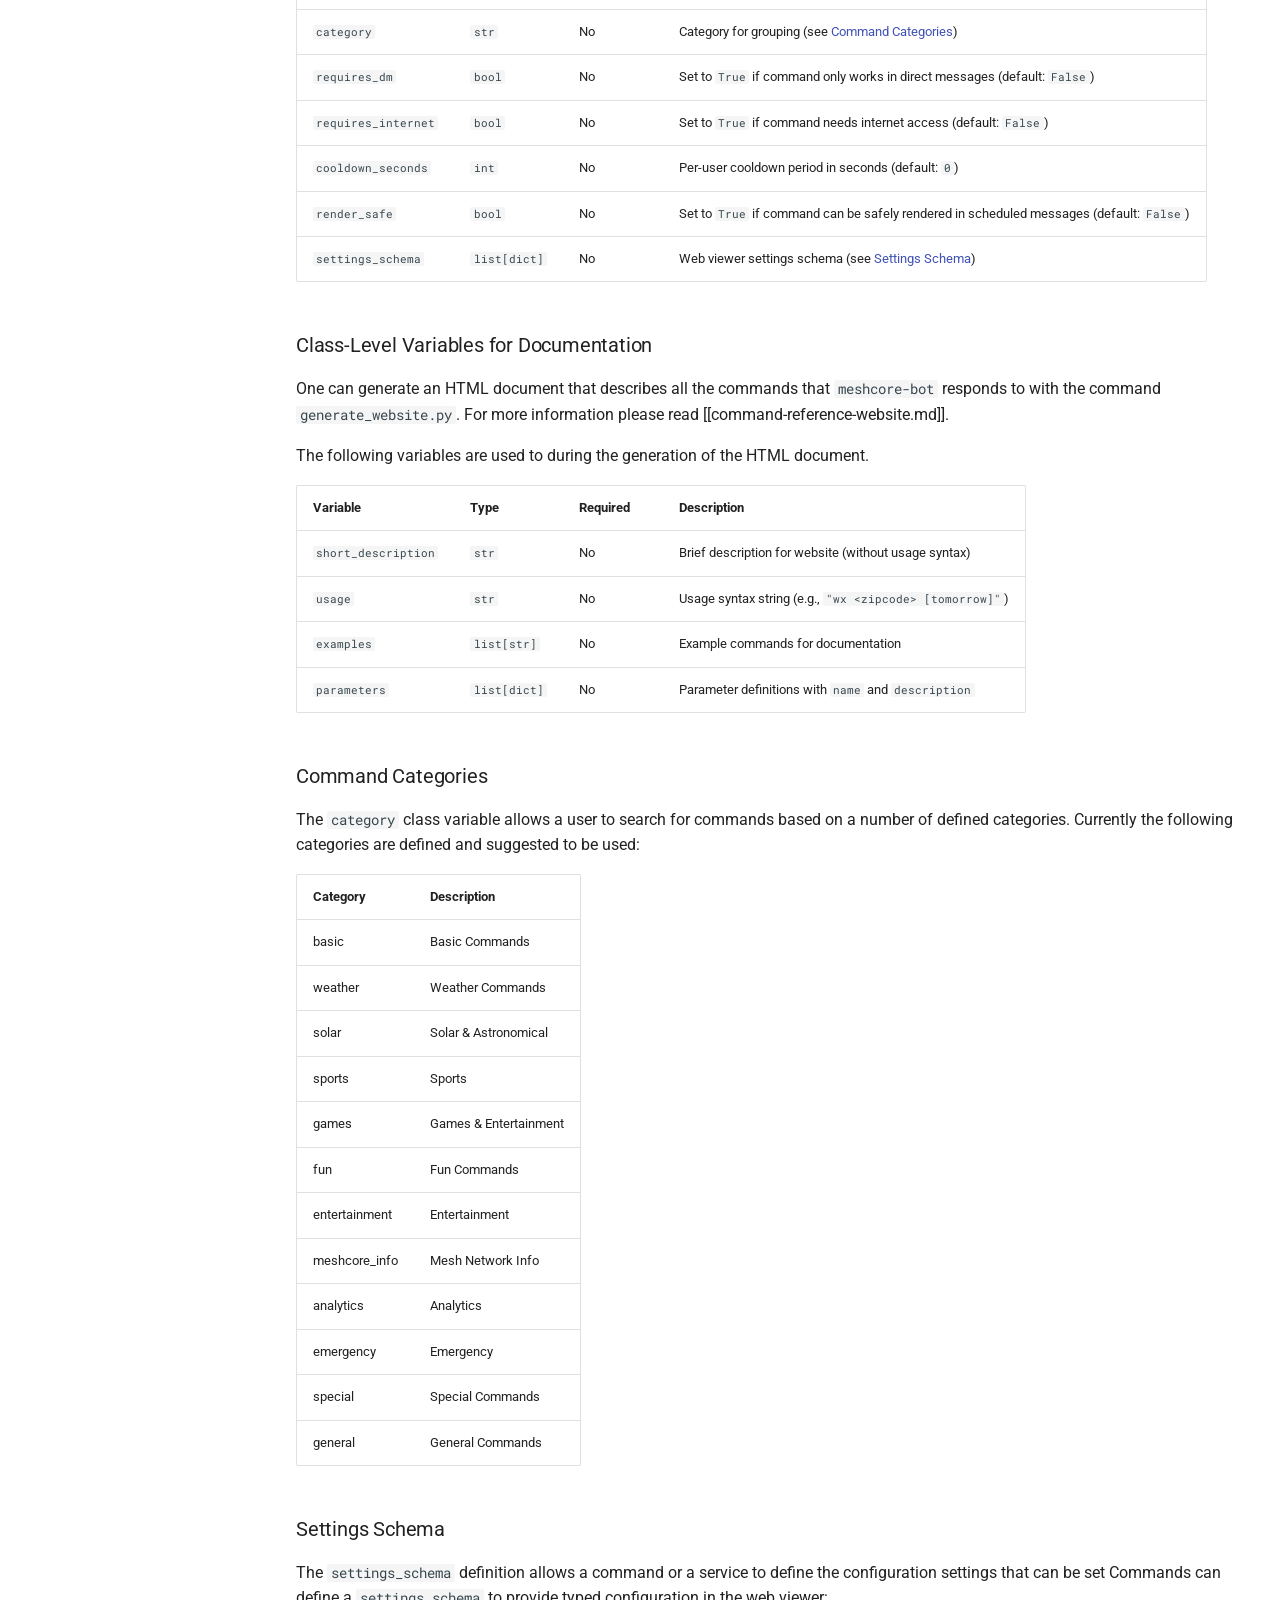
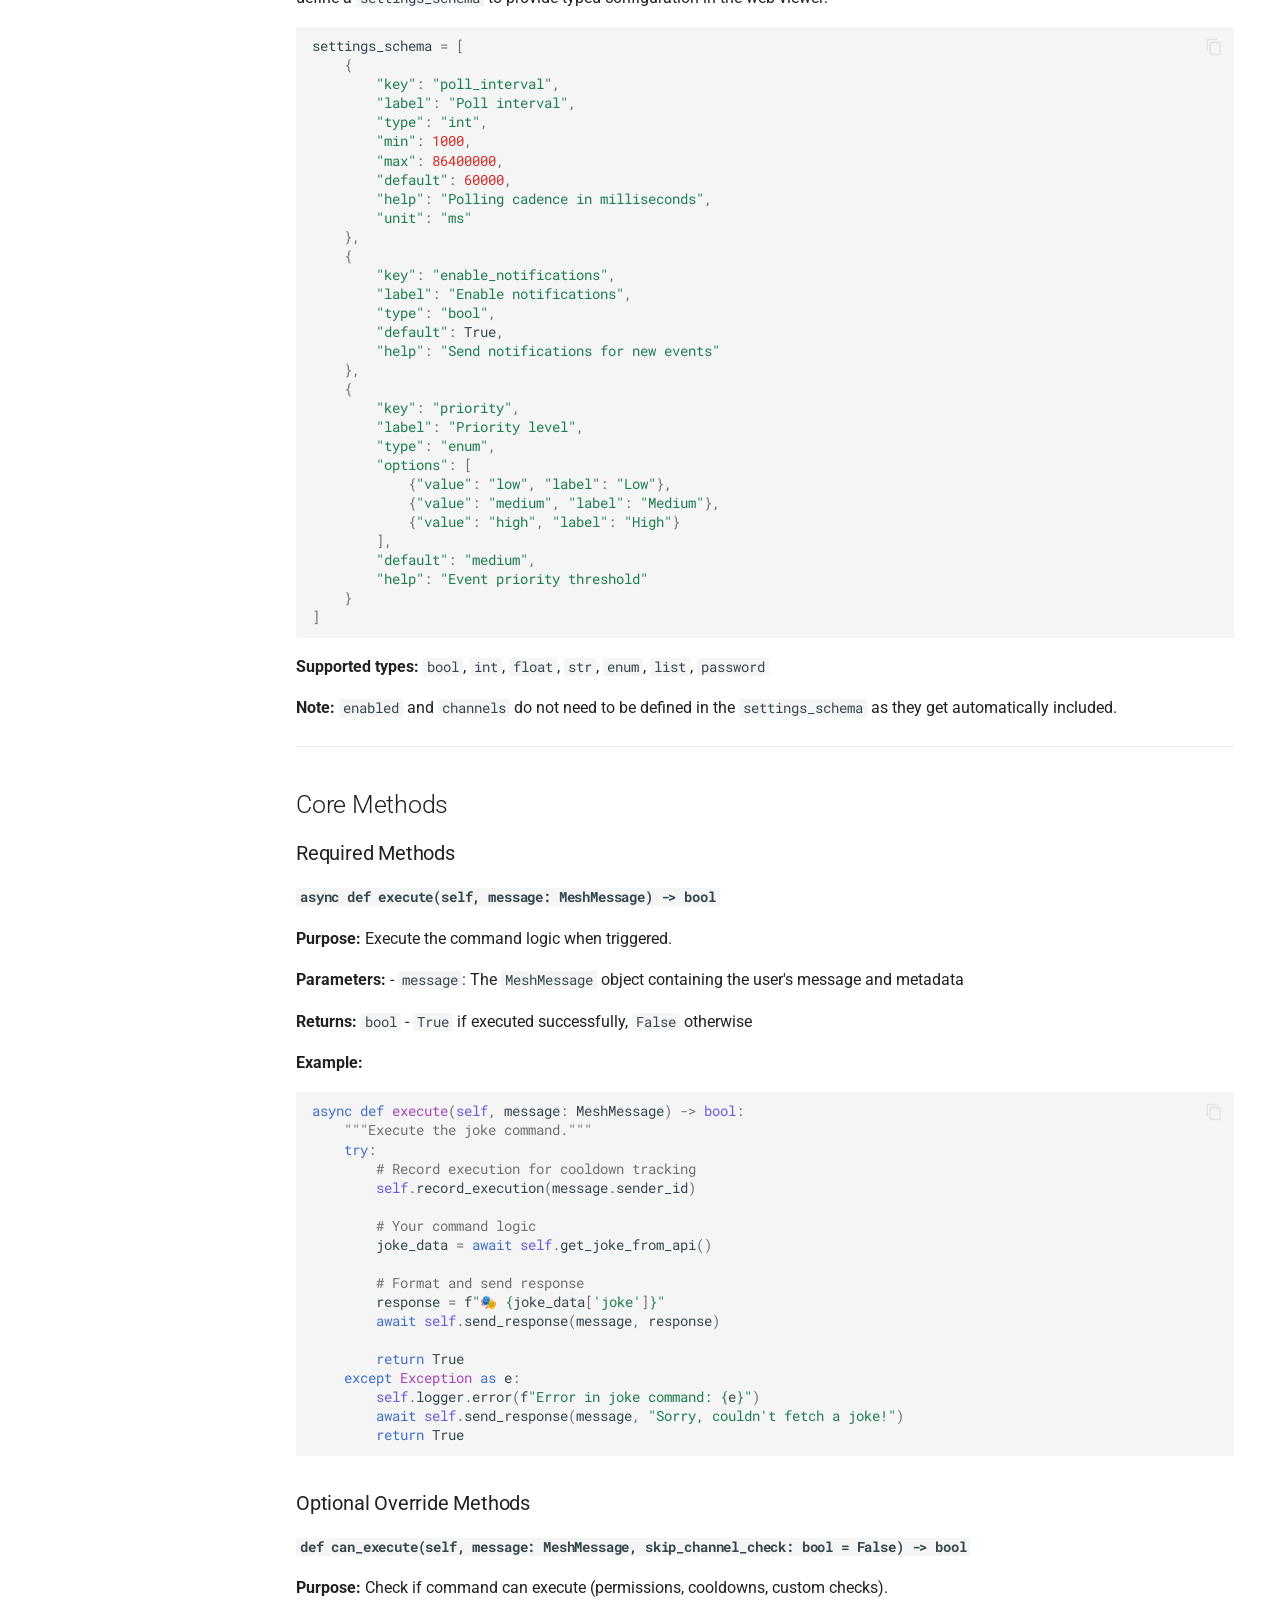
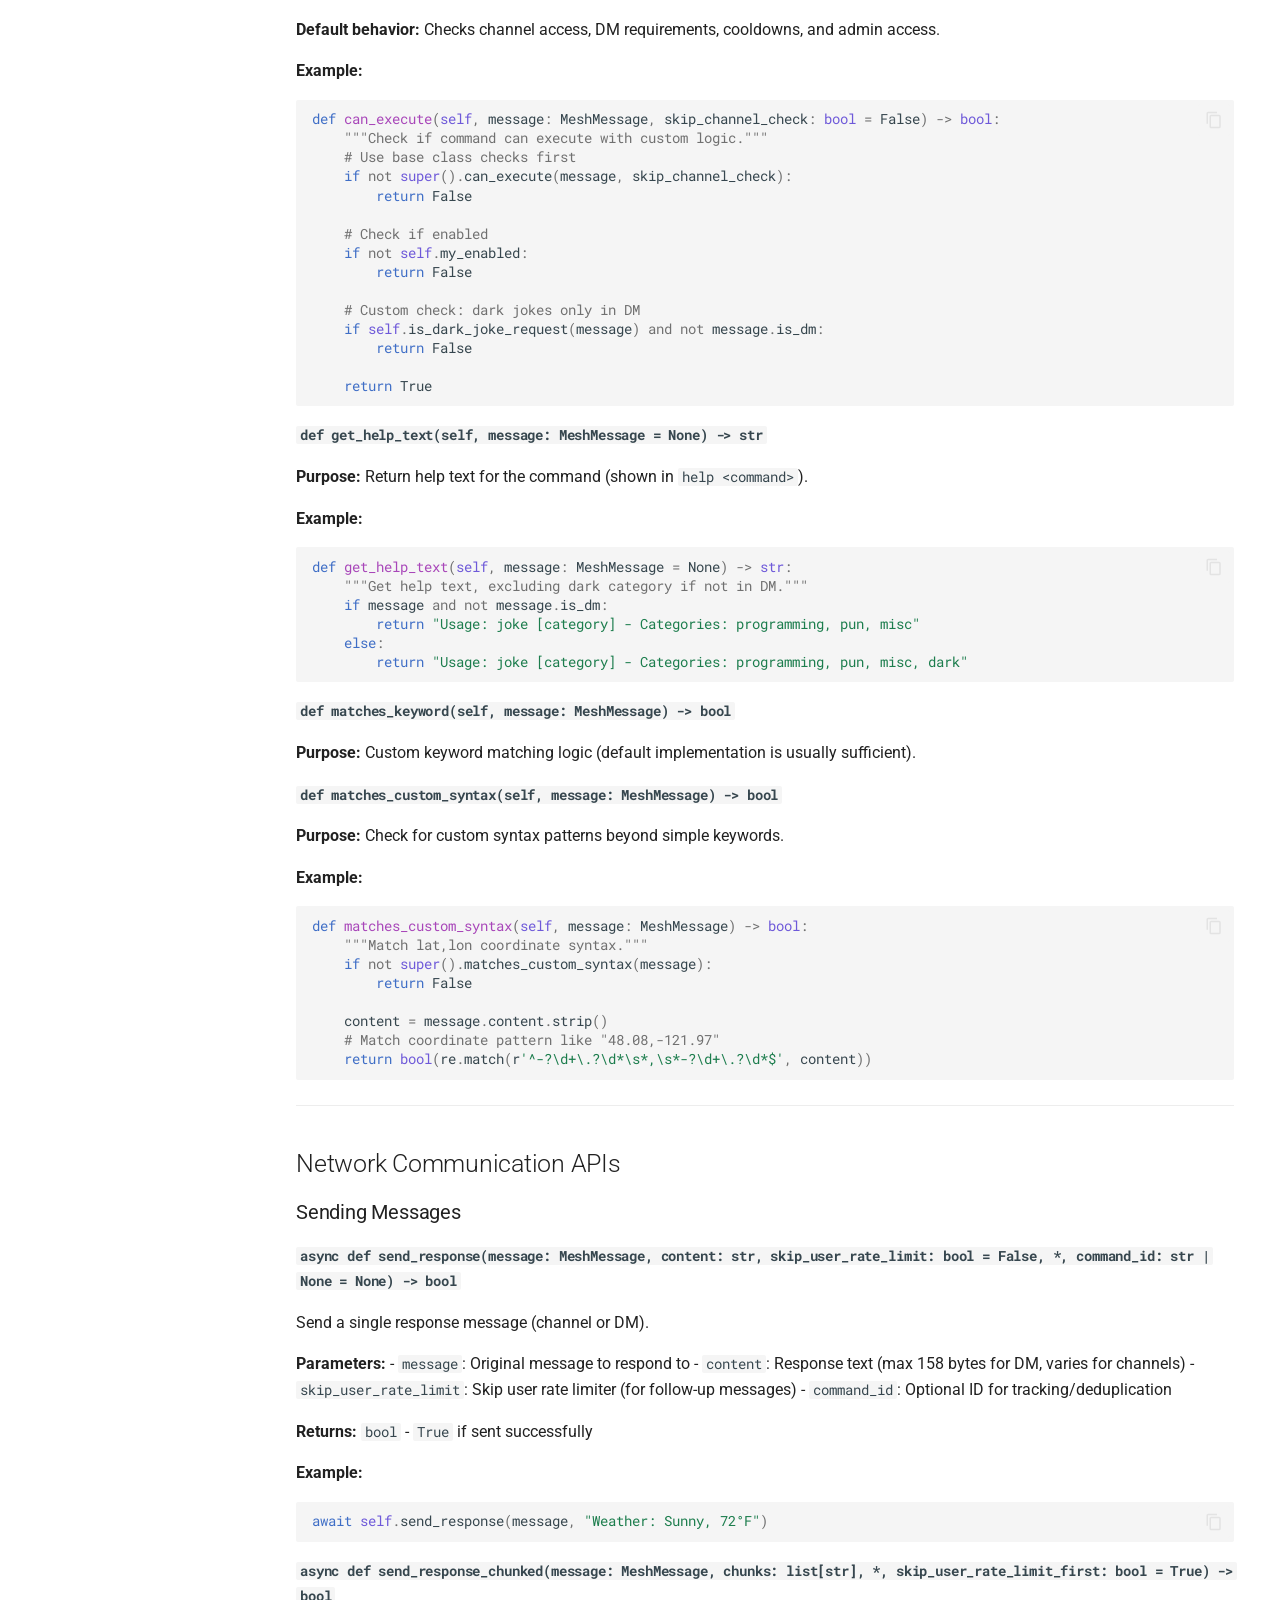
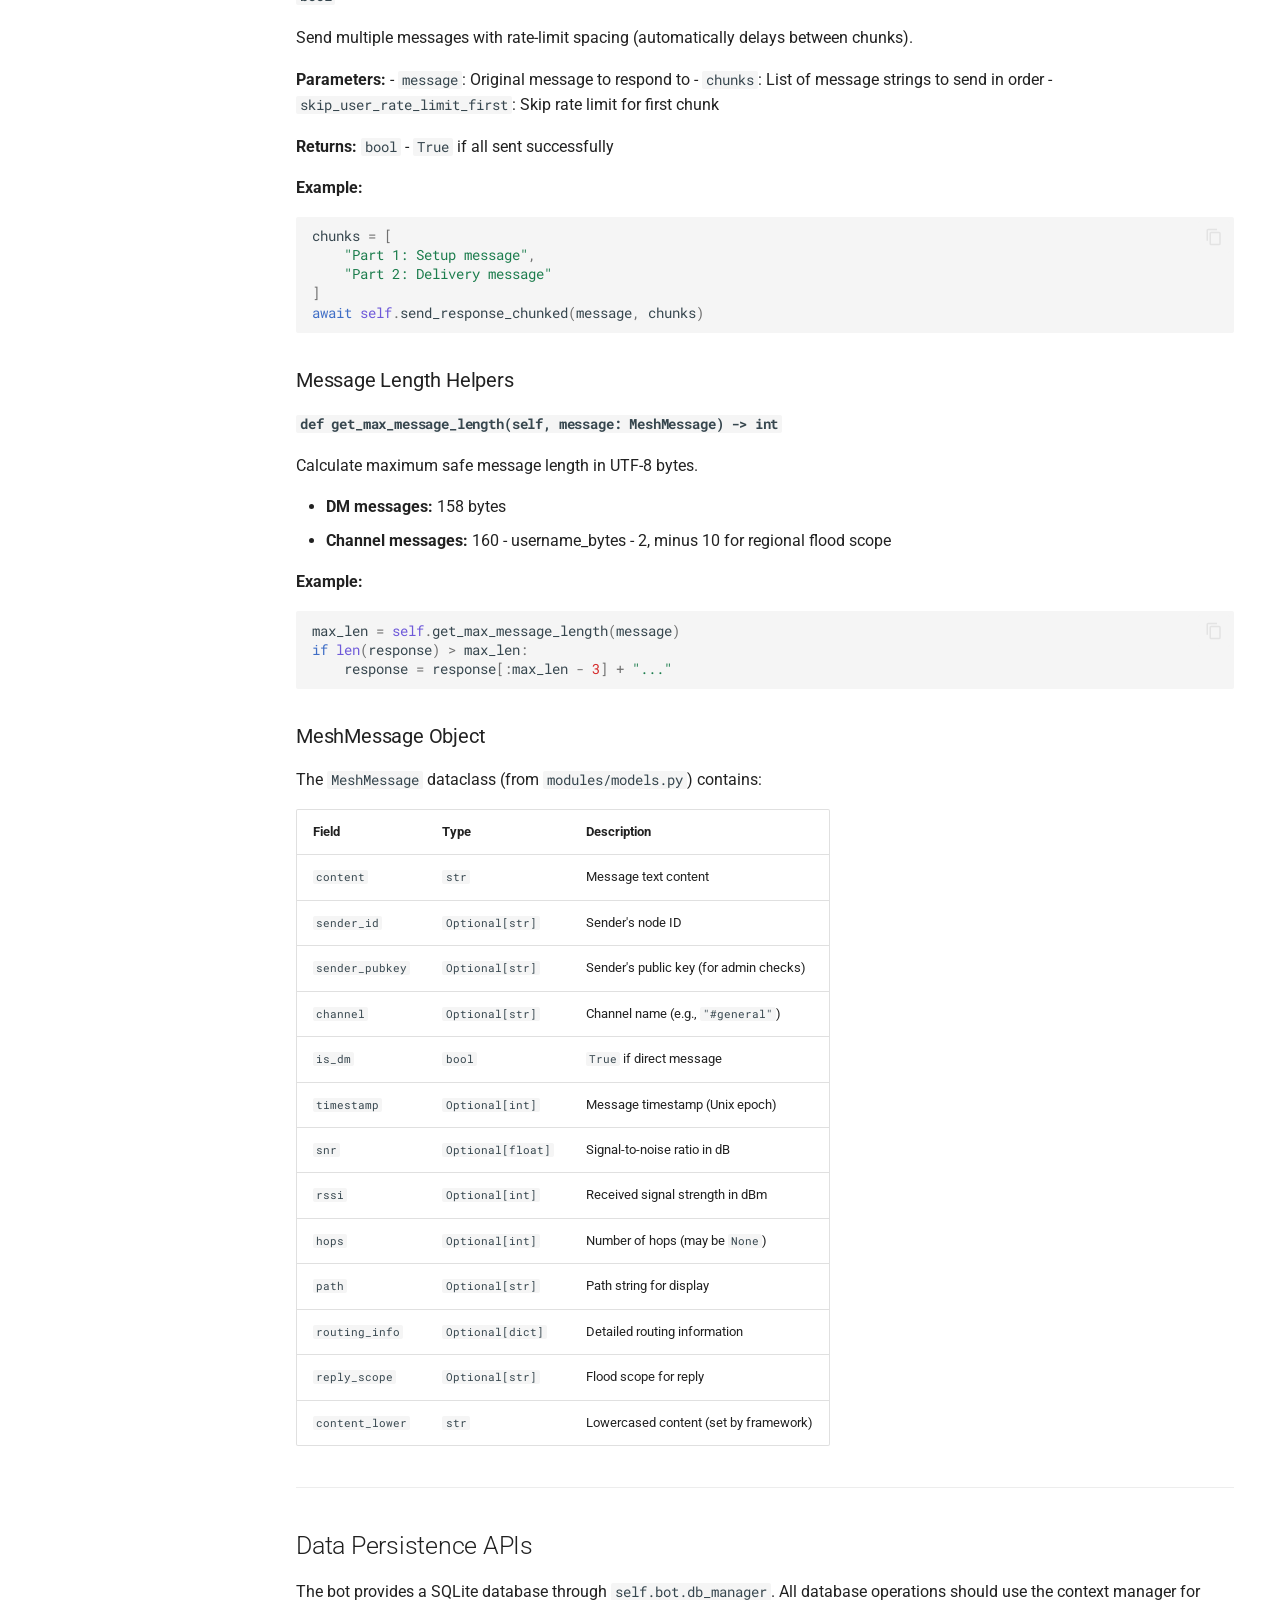
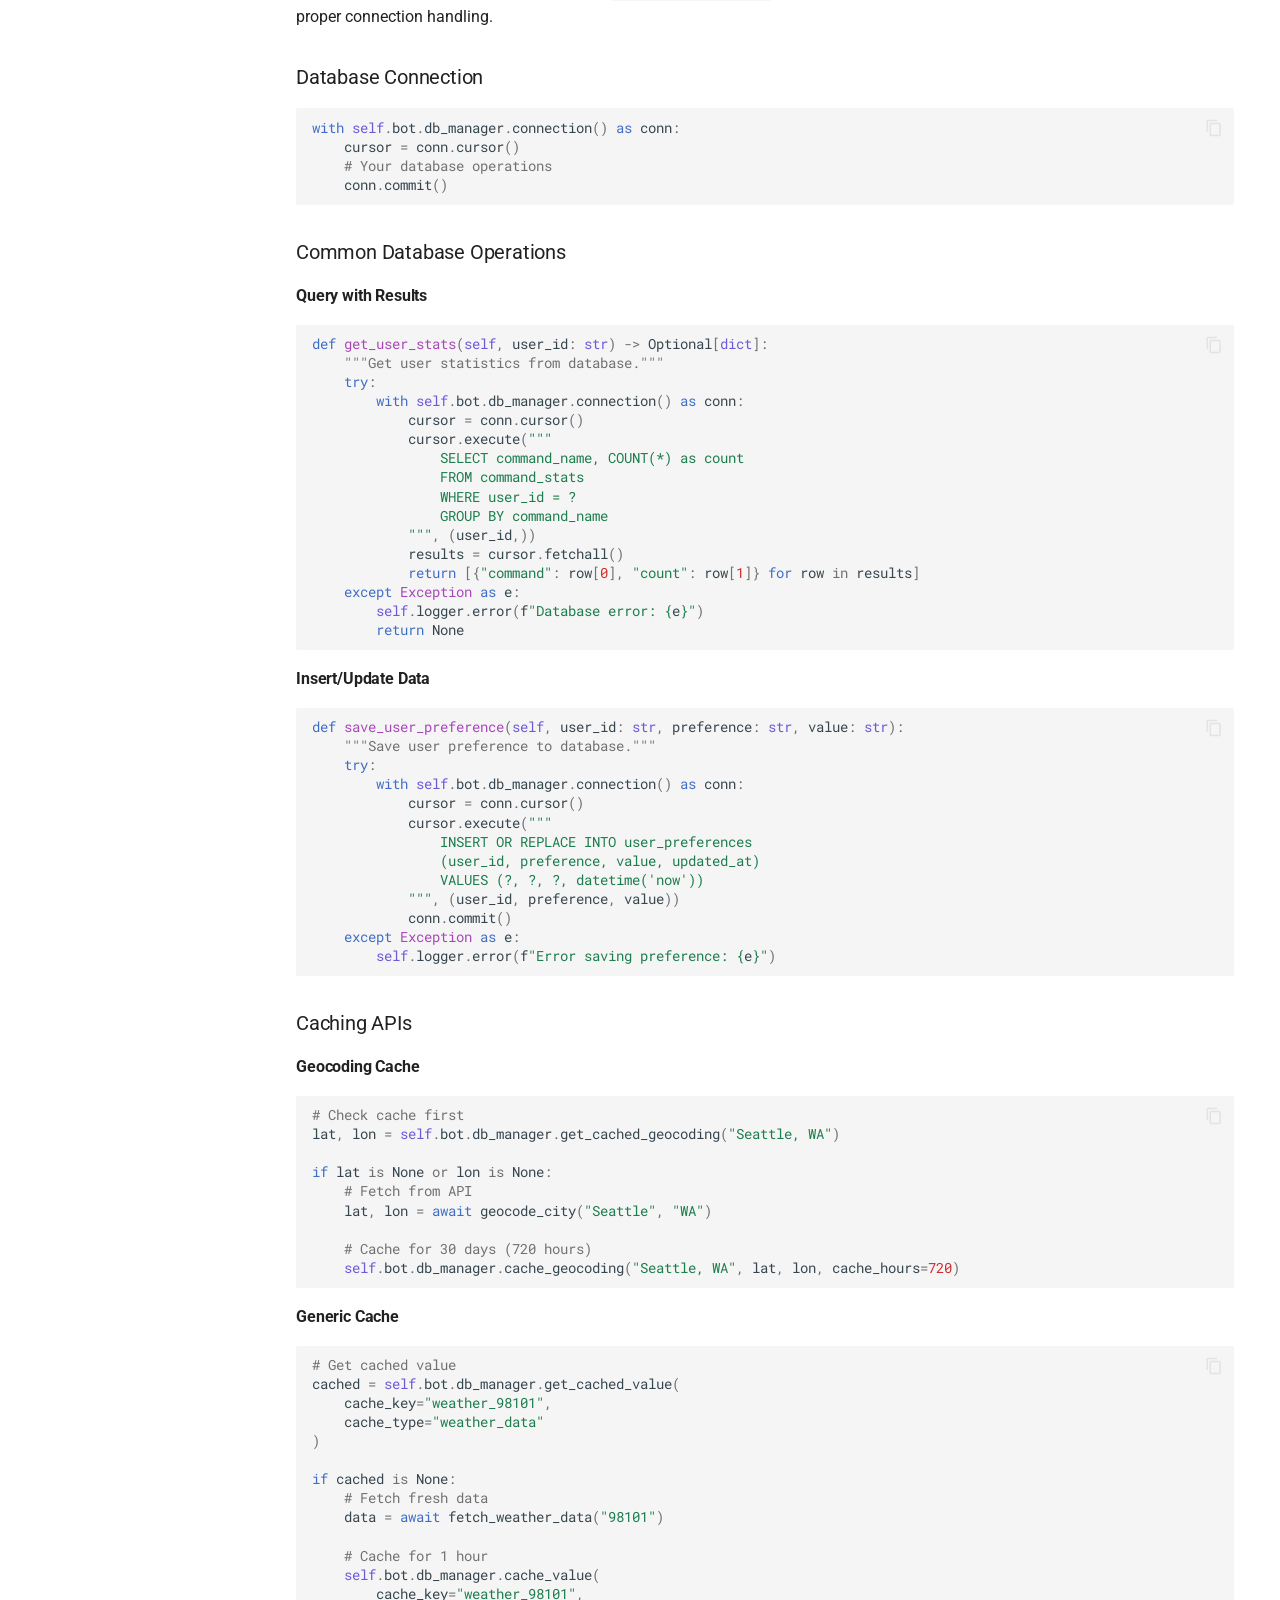
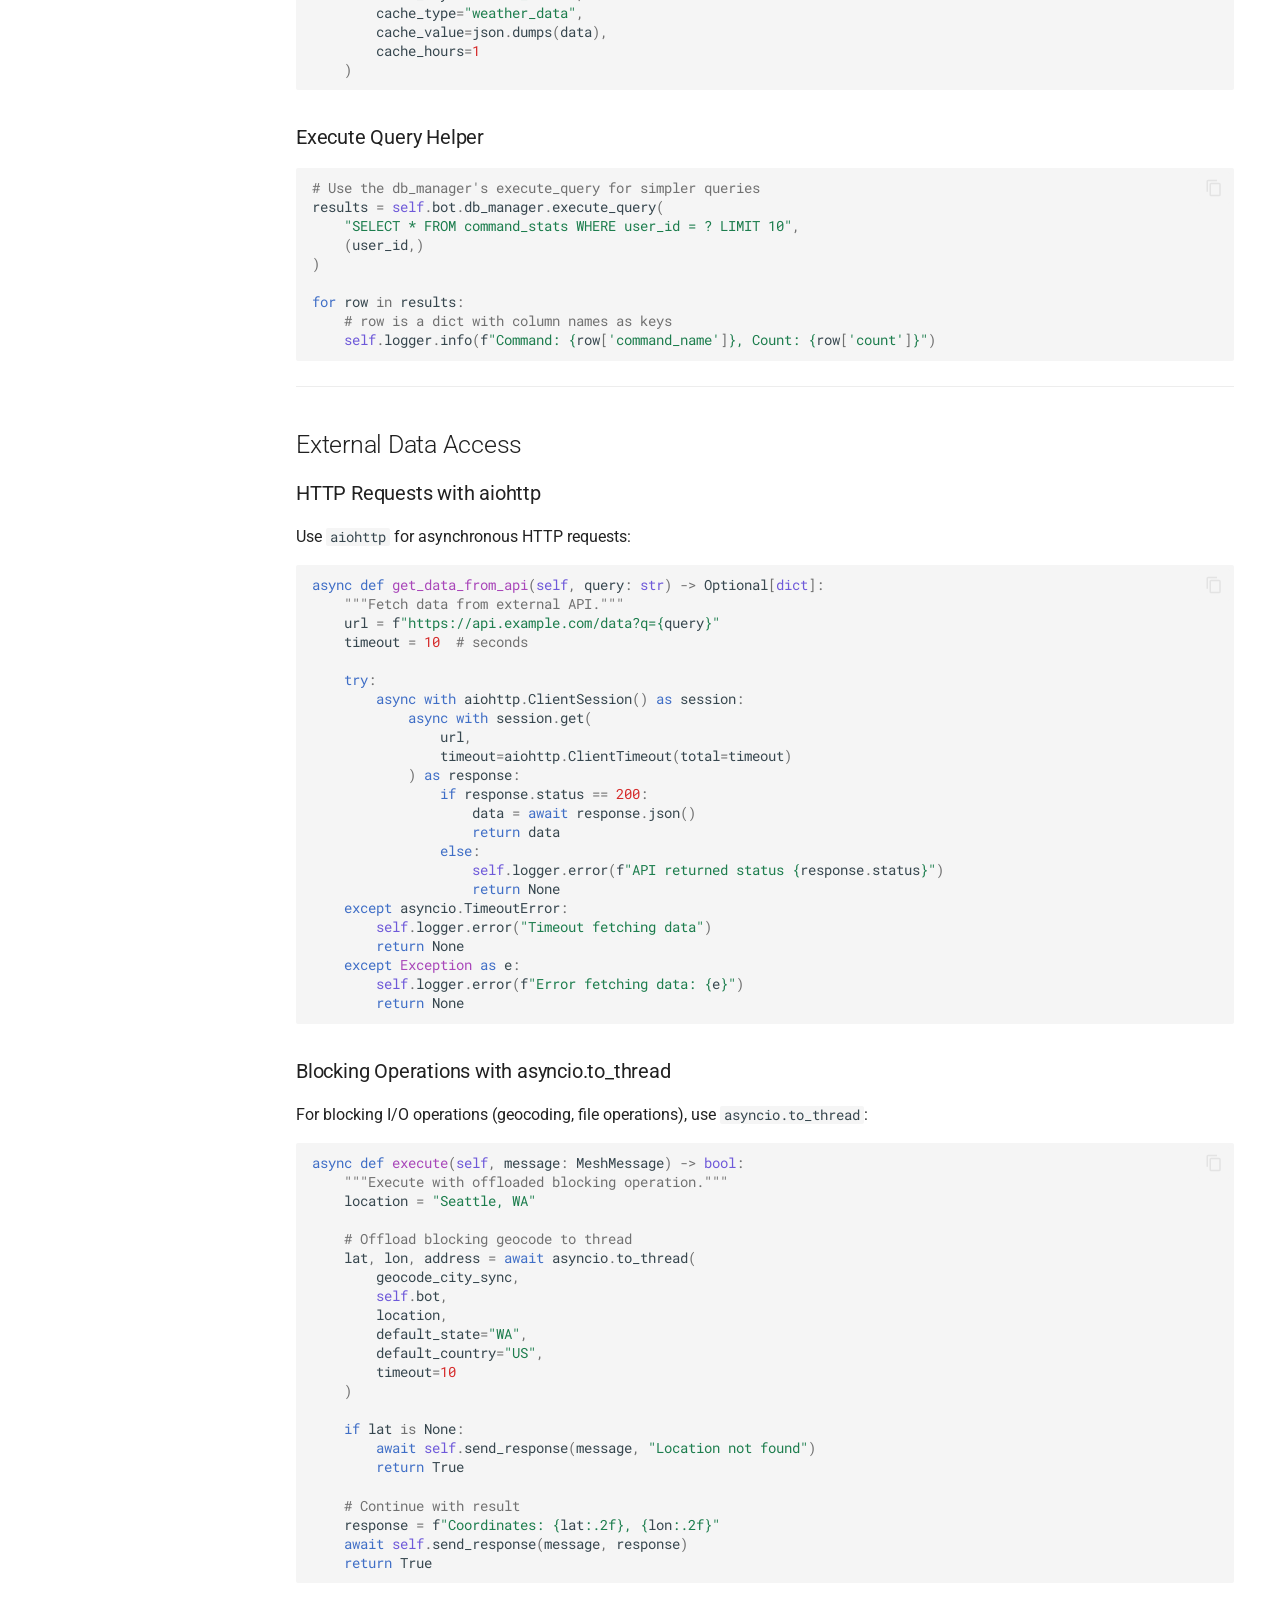
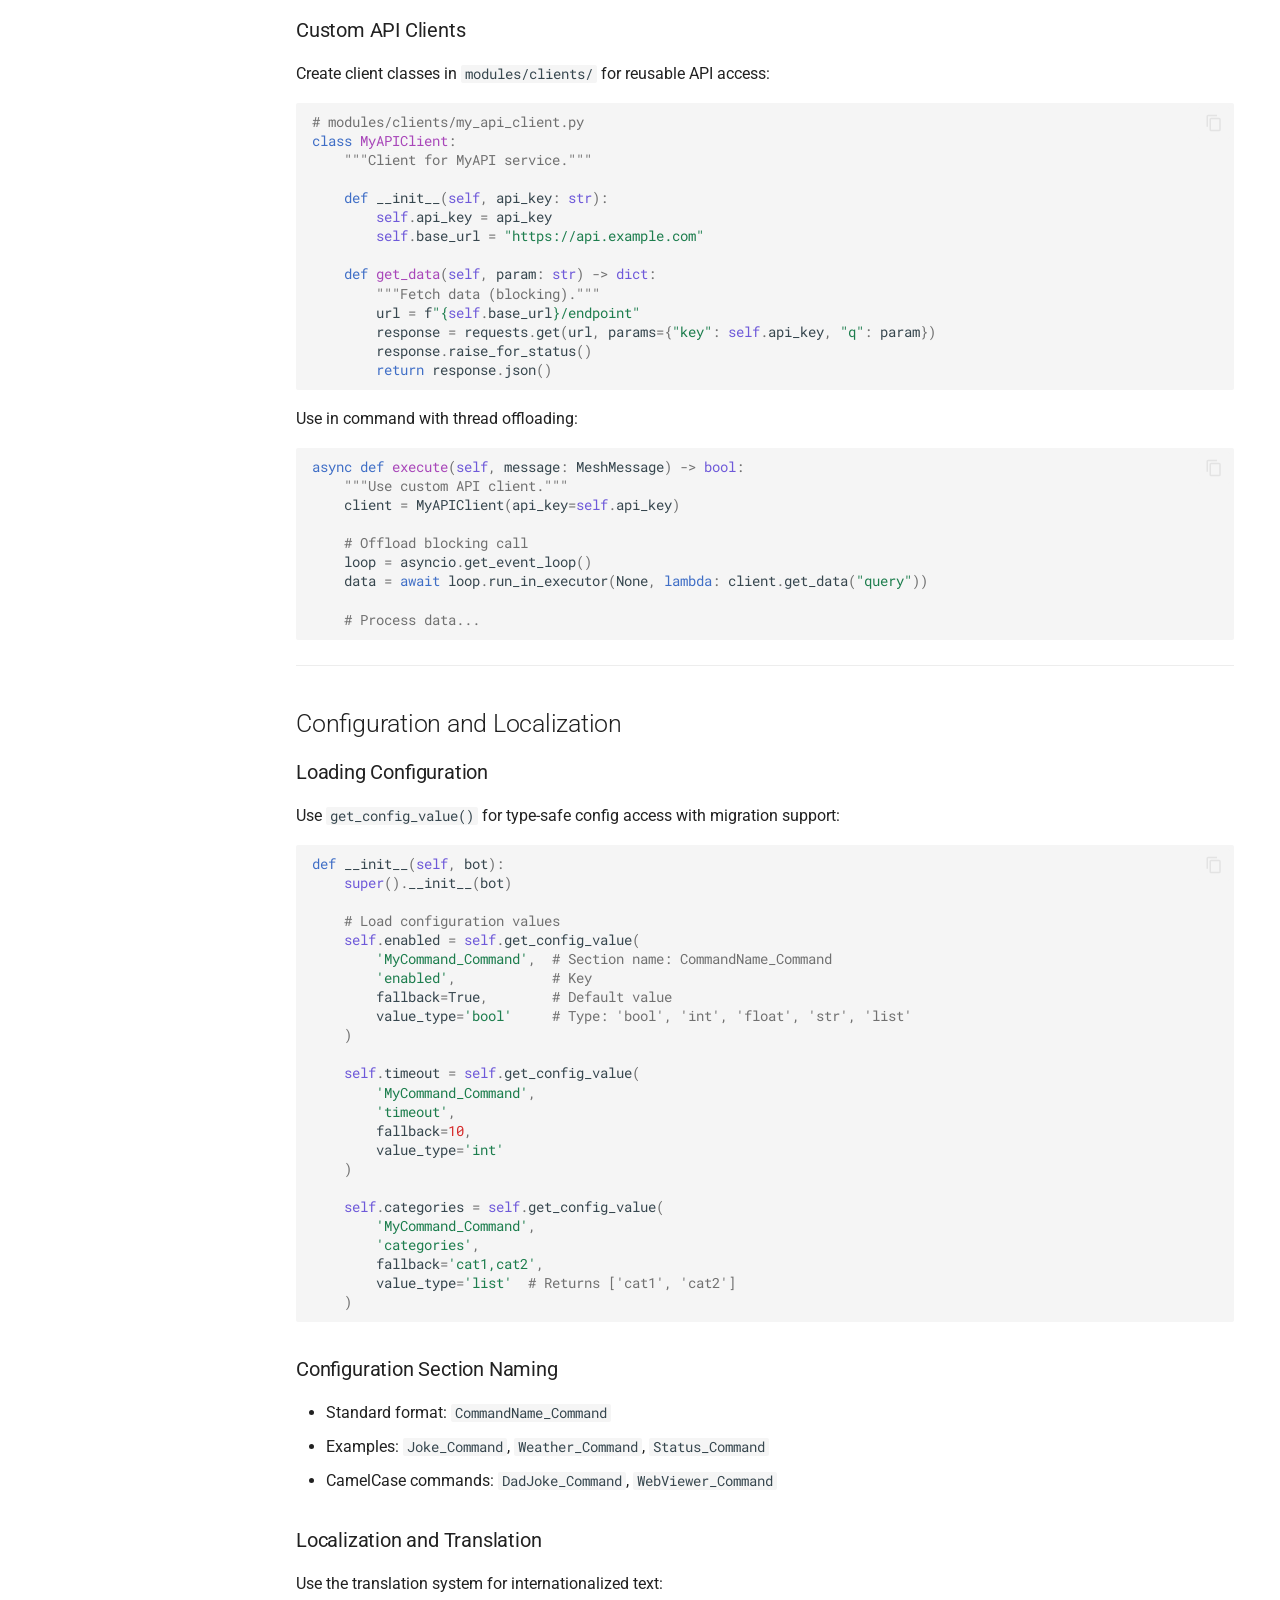
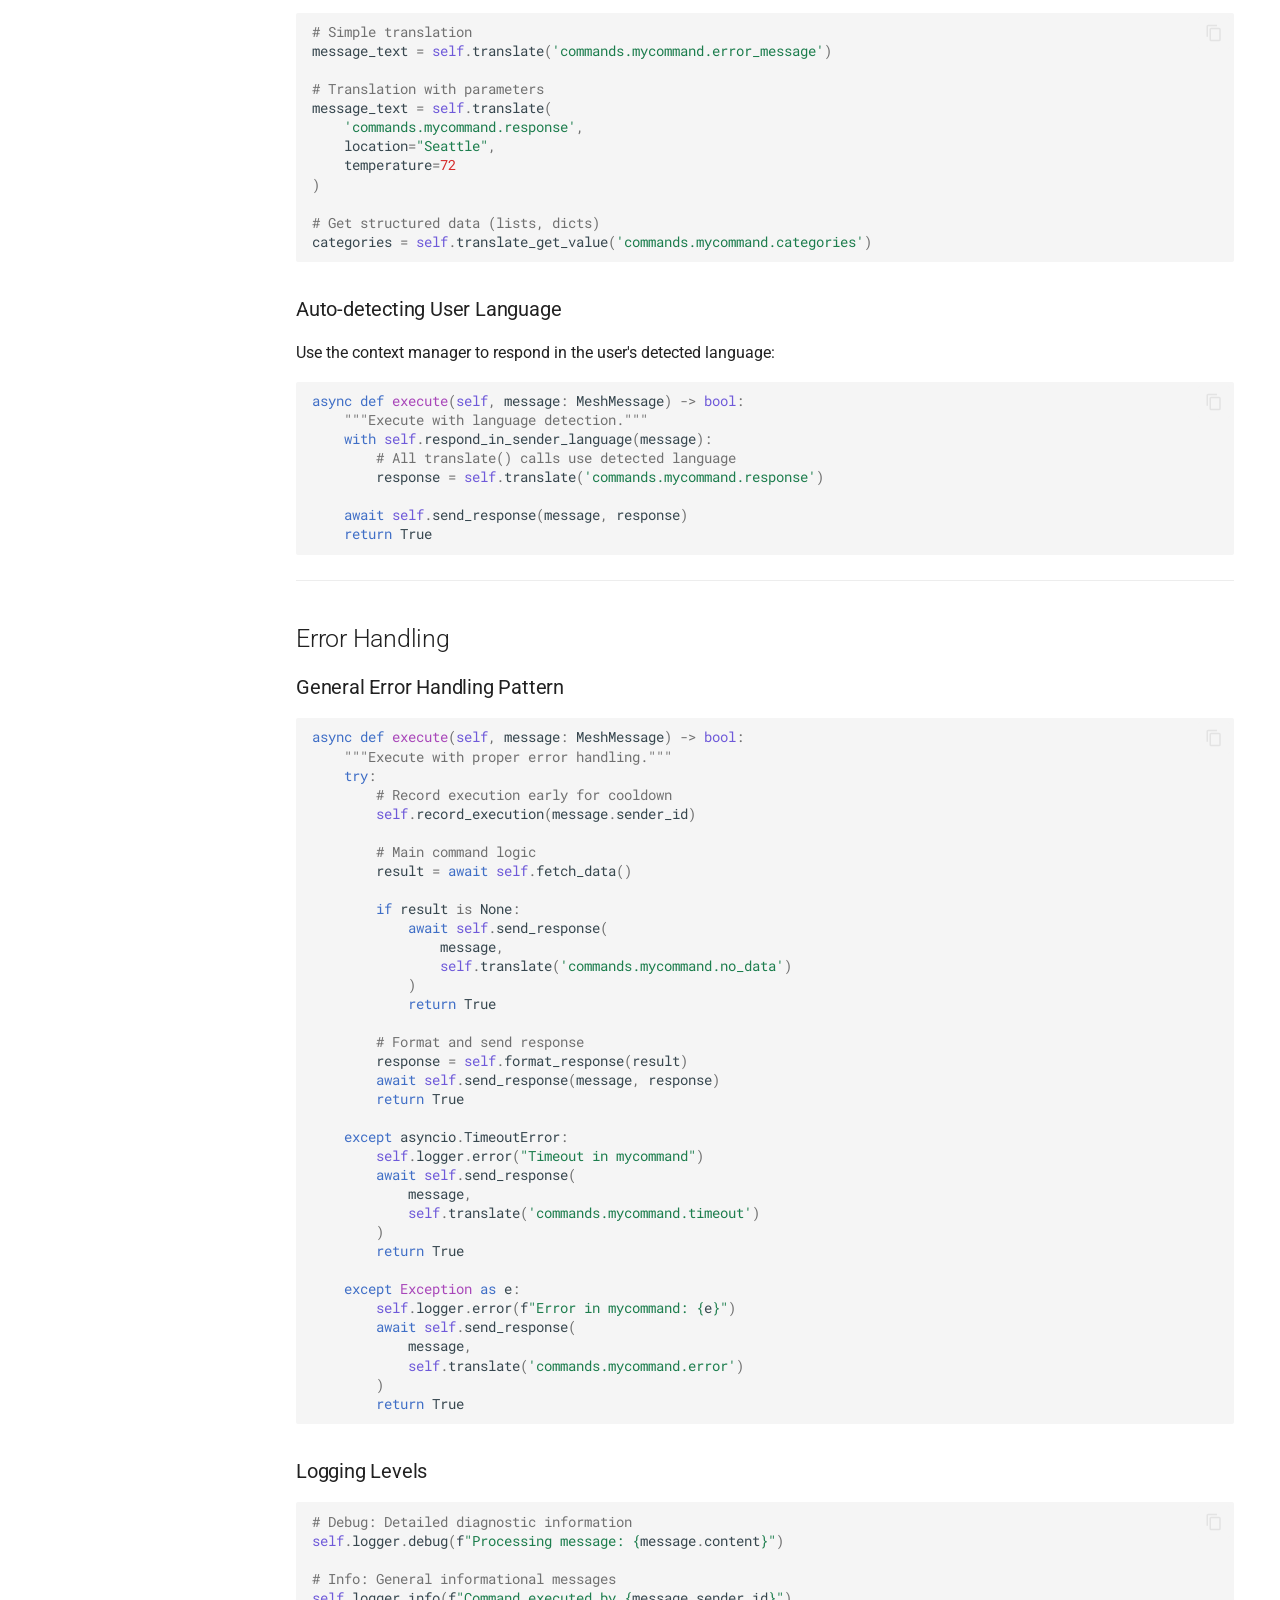
<file: develop-command-scripts/index.html>
<!doctype html>
<html lang="en" class="no-js">
  <head>
    
      <meta charset="utf-8">
      <meta name="viewport" content="width=device-width,initial-scale=1">
      
        <meta name="description" content="Documentation for the MeshCore bot and its services">
      
      
      
        <link rel="canonical" href="https://agessaman.github.io/meshcore-bot/develop-command-scripts/">
      
      
        <link rel="prev" href="../command-reference-website/">
      
      
        <link rel="next" href="../service-plugins/">
      
      
        
      
      
      <link rel="icon" href="../assets/images/favicon.png">
      <meta name="generator" content="mkdocs-1.6.1, mkdocs-material-9.8.1">
    
    
      
        <title>Developing Commands - Meshcore Bot Documentation</title>
      
    
    
      <link rel="stylesheet" href="../assets/stylesheets/main.57a0d79d.min.css">
      
        
        <link rel="stylesheet" href="../assets/stylesheets/palette.fb2fffe2.min.css">
      
      


    
    
      
    
    
      
        
        
        <link rel="preconnect" href="https://fonts.gstatic.com" crossorigin>
        <link rel="stylesheet" href="https://fonts.googleapis.com/css?family=Roboto:300,300i,400,400i,700,700i%7CRoboto+Mono:400,400i,700,700i&display=fallback">
        <style>:root{--md-text-font:"Roboto";--md-code-font:"Roboto Mono"}</style>
      
    
    
    <script>__md_scope=new URL("..",location),__md_hash=e=>[...e].reduce(((e,_)=>(e<<5)-e+_.charCodeAt(0)),0),__md_get=(e,_=localStorage,t=__md_scope)=>JSON.parse(_.getItem(t.pathname+"."+e)),__md_set=(e,_,t=localStorage,a=__md_scope)=>{try{t.setItem(a.pathname+"."+e,JSON.stringify(_))}catch(e){}}</script>
    
      

    
    
  </head>
  
  
    
    
      
    
    
    
    
    <body dir="ltr" data-md-color-scheme="default" data-md-color-primary="indigo" data-md-color-accent="cyan">
  
    
    <input class="md-toggle" data-md-toggle="drawer" type="checkbox" id="__drawer" autocomplete="off">
    <input class="md-toggle" data-md-toggle="search" type="checkbox" id="__search" autocomplete="off">
    <label class="md-overlay" for="__drawer"></label>
    <div data-md-component="skip">
      
        
        <a href="#developing-command-scripts-for-meshcore-bot" class="md-skip">
          Skip to content
        </a>
      
    </div>
    <div data-md-component="announce">
      
    </div>
    
    
      

<header class="md-header" data-md-component="header">
  <nav class="md-header__inner md-grid" aria-label="Header">
    <a href=".." title="Meshcore Bot Documentation" class="md-header__button md-logo" aria-label="Meshcore Bot Documentation" data-md-component="logo">
      
  
  <svg xmlns="http://www.w3.org/2000/svg" viewBox="0 0 24 24"><path d="M12 8a3 3 0 0 0 3-3 3 3 0 0 0-3-3 3 3 0 0 0-3 3 3 3 0 0 0 3 3m0 3.54C9.64 9.35 6.5 8 3 8v11c3.5 0 6.64 1.35 9 3.54 2.36-2.19 5.5-3.54 9-3.54V8c-3.5 0-6.64 1.35-9 3.54"/></svg>

    </a>
    <label class="md-header__button md-icon" for="__drawer">
      
      <svg xmlns="http://www.w3.org/2000/svg" viewBox="0 0 24 24"><path d="M3 6h18v2H3zm0 5h18v2H3zm0 5h18v2H3z"/></svg>
    </label>
    <div class="md-header__title" data-md-component="header-title">
      <div class="md-header__ellipsis">
        <div class="md-header__topic">
          <span class="md-ellipsis">
            Meshcore Bot Documentation
          </span>
        </div>
        <div class="md-header__topic" data-md-component="header-topic">
          <span class="md-ellipsis">
            
              Developing Commands
            
          </span>
        </div>
      </div>
    </div>
    
      
        <form class="md-header__option" data-md-component="palette">
  
    
    
    
    <input class="md-option" data-md-color-media="" data-md-color-scheme="default" data-md-color-primary="indigo" data-md-color-accent="cyan"  aria-label="Switch to dark mode"  type="radio" name="__palette" id="__palette_0">
    
      <label class="md-header__button md-icon" title="Switch to dark mode" for="__palette_1" hidden>
        <svg xmlns="http://www.w3.org/2000/svg" viewBox="0 0 24 24"><path d="M12 8a4 4 0 0 0-4 4 4 4 0 0 0 4 4 4 4 0 0 0 4-4 4 4 0 0 0-4-4m0 10a6 6 0 0 1-6-6 6 6 0 0 1 6-6 6 6 0 0 1 6 6 6 6 0 0 1-6 6m8-9.31V4h-4.69L12 .69 8.69 4H4v4.69L.69 12 4 15.31V20h4.69L12 23.31 15.31 20H20v-4.69L23.31 12z"/></svg>
      </label>
    
  
    
    
    
    <input class="md-option" data-md-color-media="" data-md-color-scheme="slate" data-md-color-primary="indigo" data-md-color-accent="cyan"  aria-label="Switch to light mode"  type="radio" name="__palette" id="__palette_1">
    
      <label class="md-header__button md-icon" title="Switch to light mode" for="__palette_0" hidden>
        <svg xmlns="http://www.w3.org/2000/svg" viewBox="0 0 24 24"><path d="M12 18c-.89 0-1.74-.2-2.5-.55C11.56 16.5 13 14.42 13 12s-1.44-4.5-3.5-5.45C10.26 6.2 11.11 6 12 6a6 6 0 0 1 6 6 6 6 0 0 1-6 6m8-9.31V4h-4.69L12 .69 8.69 4H4v4.69L.69 12 4 15.31V20h4.69L12 23.31 15.31 20H20v-4.69L23.31 12z"/></svg>
      </label>
    
  
</form>
      
    
    
      <script>var palette=__md_get("__palette");if(palette&&palette.color){if("(prefers-color-scheme)"===palette.color.media){var media=matchMedia("(prefers-color-scheme: light)"),input=document.querySelector(media.matches?"[data-md-color-media='(prefers-color-scheme: light)']":"[data-md-color-media='(prefers-color-scheme: dark)']");palette.color.media=input.getAttribute("data-md-color-media"),palette.color.scheme=input.getAttribute("data-md-color-scheme"),palette.color.primary=input.getAttribute("data-md-color-primary"),palette.color.accent=input.getAttribute("data-md-color-accent")}for(var[key,value]of Object.entries(palette.color))document.body.setAttribute("data-md-color-"+key,value)}</script>
    
    
    
      
      
        <label class="md-header__button md-icon" for="__search">
          
          <svg xmlns="http://www.w3.org/2000/svg" viewBox="0 0 24 24"><path d="M9.5 3A6.5 6.5 0 0 1 16 9.5c0 1.61-.59 3.09-1.56 4.23l.27.27h.79l5 5-1.5 1.5-5-5v-.79l-.27-.27A6.52 6.52 0 0 1 9.5 16 6.5 6.5 0 0 1 3 9.5 6.5 6.5 0 0 1 9.5 3m0 2C7 5 5 7 5 9.5S7 14 9.5 14 14 12 14 9.5 12 5 9.5 5"/></svg>
        </label>
        <div class="md-search" data-md-component="search" role="dialog">
  <label class="md-search__overlay" for="__search"></label>
  <div class="md-search__inner" role="search">
    <form class="md-search__form" name="search">
      <input type="text" class="md-search__input" name="query" aria-label="Search" placeholder="Search" autocapitalize="off" autocorrect="off" autocomplete="off" spellcheck="false" data-md-component="search-query" required>
      <label class="md-search__icon md-icon" for="__search">
        
        <svg xmlns="http://www.w3.org/2000/svg" viewBox="0 0 24 24"><path d="M9.5 3A6.5 6.5 0 0 1 16 9.5c0 1.61-.59 3.09-1.56 4.23l.27.27h.79l5 5-1.5 1.5-5-5v-.79l-.27-.27A6.52 6.52 0 0 1 9.5 16 6.5 6.5 0 0 1 3 9.5 6.5 6.5 0 0 1 9.5 3m0 2C7 5 5 7 5 9.5S7 14 9.5 14 14 12 14 9.5 12 5 9.5 5"/></svg>
        
        <svg xmlns="http://www.w3.org/2000/svg" viewBox="0 0 24 24"><path d="M20 11v2H8l5.5 5.5-1.42 1.42L4.16 12l7.92-7.92L13.5 5.5 8 11z"/></svg>
      </label>
      <nav class="md-search__options" aria-label="Search">
        
        <button type="reset" class="md-search__icon md-icon" title="Clear" aria-label="Clear" tabindex="-1">
          
          <svg xmlns="http://www.w3.org/2000/svg" viewBox="0 0 24 24"><path d="M19 6.41 17.59 5 12 10.59 6.41 5 5 6.41 10.59 12 5 17.59 6.41 19 12 13.41 17.59 19 19 17.59 13.41 12z"/></svg>
        </button>
      </nav>
      
    </form>
    <div class="md-search__output">
      <div class="md-search__scrollwrap" tabindex="0" data-md-scrollfix>
        <div class="md-search-result" data-md-component="search-result">
          <div class="md-search-result__meta">
            Initializing search
          </div>
          <ol class="md-search-result__list" role="presentation"></ol>
        </div>
      </div>
    </div>
  </div>
</div>
      
    
    
      <div class="md-header__source">
        <a href="https://github.com/agessaman/meshcore-bot" title="Go to repository" class="md-source" data-md-component="source">
  <div class="md-source__icon md-icon">
    
    <svg xmlns="http://www.w3.org/2000/svg" viewBox="0 0 448 512"><!--! Font Awesome Free 7.1.0 by @fontawesome - https://fontawesome.com License - https://fontawesome.com/license/free (Icons: CC BY 4.0, Fonts: SIL OFL 1.1, Code: MIT License) Copyright 2025 Fonticons, Inc.--><path d="M439.6 236.1 244 40.5c-5.4-5.5-12.8-8.5-20.4-8.5s-15 3-20.4 8.4L162.5 81l51.5 51.5c27.1-9.1 52.7 16.8 43.4 43.7l49.7 49.7c34.2-11.8 61.2 31 35.5 56.7-26.5 26.5-70.2-2.9-56-37.3L240.3 199v121.9c25.3 12.5 22.3 41.8 9.1 55-6.4 6.4-15.2 10.1-24.3 10.1s-17.8-3.6-24.3-10.1c-17.6-17.6-11.1-46.9 11.2-56v-123c-20.8-8.5-24.6-30.7-18.6-45L142.6 101 8.5 235.1C3 240.6 0 247.9 0 255.5s3 15 8.5 20.4l195.6 195.7c5.4 5.4 12.7 8.4 20.4 8.4s15-3 20.4-8.4l194.7-194.7c5.4-5.4 8.4-12.8 8.4-20.4s-3-15-8.4-20.4"/></svg>
  </div>
  <div class="md-source__repository">
    meshcore-bot
  </div>
</a>
      </div>
    
  </nav>
  
</header>
    
    <div class="md-container" data-md-component="container">
      
      
        
          
            
<nav class="md-tabs" aria-label="Tabs" data-md-component="tabs">
  <div class="md-grid">
    <ul class="md-tabs__list">
      
        
  
  
  
  
    <li class="md-tabs__item">
      <a href=".." class="md-tabs__link">
        
  
  
    
  
  Home

      </a>
    </li>
  

      
        
  
  
  
  
    <li class="md-tabs__item">
      <a href="../getting-started/" class="md-tabs__link">
        
  
  
    
  
  Quick Start

      </a>
    </li>
  

      
        
  
  
  
  
    
    
      <li class="md-tabs__item">
        <a href="../installation/" class="md-tabs__link">
          
  
  
  Installation

        </a>
      </li>
    
  

      
        
  
  
  
  
    
    
      <li class="md-tabs__item">
        <a href="../configuration/" class="md-tabs__link">
          
  
  
  Configuration

        </a>
      </li>
    
  

      
        
  
  
  
  
    <li class="md-tabs__item">
      <a href="../web-viewer/" class="md-tabs__link">
        
  
  
    
  
  Web Viewer

      </a>
    </li>
  

      
        
  
  
  
    
  
  
    
    
      <li class="md-tabs__item md-tabs__item--active">
        <a href="../command-reference/" class="md-tabs__link">
          
  
  
  Command Reference

        </a>
      </li>
    
  

      
        
  
  
  
  
    
    
      <li class="md-tabs__item">
        <a href="../service-plugins/" class="md-tabs__link">
          
  
  
  Service Plugins

        </a>
      </li>
    
  

      
        
  
  
  
  
    <li class="md-tabs__item">
      <a href="../faq/" class="md-tabs__link">
        
  
  
    
  
  FAQ

      </a>
    </li>
  

      
        
  
  
  
  
    <li class="md-tabs__item">
      <a href="../upgrade/" class="md-tabs__link">
        
  
  
    
  
  Upgrade

      </a>
    </li>
  

      
        
  
  
  
  
    
    
      <li class="md-tabs__item">
        <a href="../solar-conditions-provenance/" class="md-tabs__link">
          
  
  
  Project

        </a>
      </li>
    
  

      
    </ul>
  </div>
</nav>
          
        
      
      <main class="md-main" data-md-component="main">
        <div class="md-main__inner md-grid">
          
            
              
              <div class="md-sidebar md-sidebar--primary" data-md-component="sidebar" data-md-type="navigation" >
                <div class="md-sidebar__scrollwrap">
                  <div class="md-sidebar__inner">
                    


  


  

<nav class="md-nav md-nav--primary md-nav--lifted md-nav--integrated" aria-label="Navigation" data-md-level="0">
  <label class="md-nav__title" for="__drawer">
    <a href=".." title="Meshcore Bot Documentation" class="md-nav__button md-logo" aria-label="Meshcore Bot Documentation" data-md-component="logo">
      
  
  <svg xmlns="http://www.w3.org/2000/svg" viewBox="0 0 24 24"><path d="M12 8a3 3 0 0 0 3-3 3 3 0 0 0-3-3 3 3 0 0 0-3 3 3 3 0 0 0 3 3m0 3.54C9.64 9.35 6.5 8 3 8v11c3.5 0 6.64 1.35 9 3.54 2.36-2.19 5.5-3.54 9-3.54V8c-3.5 0-6.64 1.35-9 3.54"/></svg>

    </a>
    Meshcore Bot Documentation
  </label>
  
    <div class="md-nav__source">
      <a href="https://github.com/agessaman/meshcore-bot" title="Go to repository" class="md-source" data-md-component="source">
  <div class="md-source__icon md-icon">
    
    <svg xmlns="http://www.w3.org/2000/svg" viewBox="0 0 448 512"><!--! Font Awesome Free 7.1.0 by @fontawesome - https://fontawesome.com License - https://fontawesome.com/license/free (Icons: CC BY 4.0, Fonts: SIL OFL 1.1, Code: MIT License) Copyright 2025 Fonticons, Inc.--><path d="M439.6 236.1 244 40.5c-5.4-5.5-12.8-8.5-20.4-8.5s-15 3-20.4 8.4L162.5 81l51.5 51.5c27.1-9.1 52.7 16.8 43.4 43.7l49.7 49.7c34.2-11.8 61.2 31 35.5 56.7-26.5 26.5-70.2-2.9-56-37.3L240.3 199v121.9c25.3 12.5 22.3 41.8 9.1 55-6.4 6.4-15.2 10.1-24.3 10.1s-17.8-3.6-24.3-10.1c-17.6-17.6-11.1-46.9 11.2-56v-123c-20.8-8.5-24.6-30.7-18.6-45L142.6 101 8.5 235.1C3 240.6 0 247.9 0 255.5s3 15 8.5 20.4l195.6 195.7c5.4 5.4 12.7 8.4 20.4 8.4s15-3 20.4-8.4l194.7-194.7c5.4-5.4 8.4-12.8 8.4-20.4s-3-15-8.4-20.4"/></svg>
  </div>
  <div class="md-source__repository">
    meshcore-bot
  </div>
</a>
    </div>
  
  <ul class="md-nav__list" data-md-scrollfix>
    
      
      
  
  
  
  
    <li class="md-nav__item">
      <a href=".." class="md-nav__link">
        
  
  
  <span class="md-ellipsis">
    
  
    Home
  

    
  </span>
  
  

      </a>
    </li>
  

    
      
      
  
  
  
  
    <li class="md-nav__item">
      <a href="../getting-started/" class="md-nav__link">
        
  
  
  <span class="md-ellipsis">
    
  
    Quick Start
  

    
  </span>
  
  

      </a>
    </li>
  

    
      
      
  
  
  
  
    
    
    
    
      
      
        
      
    
    
    <li class="md-nav__item md-nav__item--nested">
      
        
        
        <input class="md-nav__toggle md-toggle " type="checkbox" id="__nav_3" >
        
          
          <label class="md-nav__link" for="__nav_3" id="__nav_3_label" tabindex="0">
            
  
  
  <span class="md-ellipsis">
    
  
    Installation
  

    
  </span>
  
  

            <span class="md-nav__icon md-icon"></span>
          </label>
        
        <nav class="md-nav" data-md-level="1" aria-labelledby="__nav_3_label" aria-expanded="false">
          <label class="md-nav__title" for="__nav_3">
            <span class="md-nav__icon md-icon"></span>
            
  
    Installation
  

          </label>
          <ul class="md-nav__list" data-md-scrollfix>
            
              
                
  
  
  
  
    <li class="md-nav__item">
      <a href="../installation/" class="md-nav__link">
        
  
  
  <span class="md-ellipsis">
    
  
    Overview
  

    
  </span>
  
  

      </a>
    </li>
  

              
            
              
                
  
  
  
  
    <li class="md-nav__item">
      <a href="../docker/" class="md-nav__link">
        
  
  
  <span class="md-ellipsis">
    
  
    Docker
  

    
  </span>
  
  

      </a>
    </li>
  

              
            
              
                
  
  
  
  
    <li class="md-nav__item">
      <a href="../service-installation/" class="md-nav__link">
        
  
  
  <span class="md-ellipsis">
    
  
    Service
  

    
  </span>
  
  

      </a>
    </li>
  

              
            
          </ul>
        </nav>
      
    </li>
  

    
      
      
  
  
  
  
    
    
    
    
      
      
        
      
    
    
    <li class="md-nav__item md-nav__item--nested">
      
        
        
        <input class="md-nav__toggle md-toggle " type="checkbox" id="__nav_4" >
        
          
          <label class="md-nav__link" for="__nav_4" id="__nav_4_label" tabindex="0">
            
  
  
  <span class="md-ellipsis">
    
  
    Configuration
  

    
  </span>
  
  

            <span class="md-nav__icon md-icon"></span>
          </label>
        
        <nav class="md-nav" data-md-level="1" aria-labelledby="__nav_4_label" aria-expanded="false">
          <label class="md-nav__title" for="__nav_4">
            <span class="md-nav__icon md-icon"></span>
            
  
    Configuration
  

          </label>
          <ul class="md-nav__list" data-md-scrollfix>
            
              
                
  
  
  
  
    <li class="md-nav__item">
      <a href="../configuration/" class="md-nav__link">
        
  
  
  <span class="md-ellipsis">
    
  
    Overview
  

    
  </span>
  
  

      </a>
    </li>
  

              
            
              
                
  
  
  
  
    <li class="md-nav__item">
      <a href="../data-retention/" class="md-nav__link">
        
  
  
  <span class="md-ellipsis">
    
  
    Data retention
  

    
  </span>
  
  

      </a>
    </li>
  

              
            
              
                
  
  
  
  
    <li class="md-nav__item">
      <a href="../local-plugins/" class="md-nav__link">
        
  
  
  <span class="md-ellipsis">
    
  
    Local plugins and services
  

    
  </span>
  
  

      </a>
    </li>
  

              
            
              
                
  
  
  
  
    <li class="md-nav__item">
      <a href="../checkin-api/" class="md-nav__link">
        
  
  
  <span class="md-ellipsis">
    
  
    Check-in API
  

    
  </span>
  
  

      </a>
    </li>
  

              
            
              
                
  
  
  
  
    <li class="md-nav__item">
      <a href="../path-command-config/" class="md-nav__link">
        
  
  
  <span class="md-ellipsis">
    
  
    Path Command
  

    
  </span>
  
  

      </a>
    </li>
  

              
            
              
                
  
  
  
  
    <li class="md-nav__item">
      <a href="../config-validation/" class="md-nav__link">
        
  
  
  <span class="md-ellipsis">
    
  
    Config validation
  

    
  </span>
  
  

      </a>
    </li>
  

              
            
              
                
  
  
  
  
    <li class="md-nav__item">
      <a href="../region-warnings/" class="md-nav__link">
        
  
  
  <span class="md-ellipsis">
    
  
    Region warnings
  

    
  </span>
  
  

      </a>
    </li>
  

              
            
          </ul>
        </nav>
      
    </li>
  

    
      
      
  
  
  
  
    <li class="md-nav__item">
      <a href="../web-viewer/" class="md-nav__link">
        
  
  
  <span class="md-ellipsis">
    
  
    Web Viewer
  

    
  </span>
  
  

      </a>
    </li>
  

    
      
      
  
  
    
  
  
  
    
    
    
    
      
        
        
      
      
        
      
    
    
    <li class="md-nav__item md-nav__item--active md-nav__item--section md-nav__item--nested">
      
        
        
        <input class="md-nav__toggle md-toggle " type="checkbox" id="__nav_6" checked>
        
          
          <label class="md-nav__link" for="__nav_6" id="__nav_6_label" tabindex="">
            
  
  
  <span class="md-ellipsis">
    
  
    Command Reference
  

    
  </span>
  
  

            <span class="md-nav__icon md-icon"></span>
          </label>
        
        <nav class="md-nav" data-md-level="1" aria-labelledby="__nav_6_label" aria-expanded="true">
          <label class="md-nav__title" for="__nav_6">
            <span class="md-nav__icon md-icon"></span>
            
  
    Command Reference
  

          </label>
          <ul class="md-nav__list" data-md-scrollfix>
            
              
                
  
  
  
  
    <li class="md-nav__item">
      <a href="../command-reference/" class="md-nav__link">
        
  
  
  <span class="md-ellipsis">
    
  
    Overview
  

    
  </span>
  
  

      </a>
    </li>
  

              
            
              
                
  
  
  
  
    <li class="md-nav__item">
      <a href="../repeater-commands/" class="md-nav__link">
        
  
  
  <span class="md-ellipsis">
    
  
    Repeater Commands
  

    
  </span>
  
  

      </a>
    </li>
  

              
            
              
                
  
  
  
  
    <li class="md-nav__item">
      <a href="../command-reference-website/" class="md-nav__link">
        
  
  
  <span class="md-ellipsis">
    
  
    Custom Command Website
  

    
  </span>
  
  

      </a>
    </li>
  

              
            
              
                
  
  
    
  
  
  
    <li class="md-nav__item md-nav__item--active">
      
      <input class="md-nav__toggle md-toggle" type="checkbox" id="__toc">
      
      
        
      
      
        <label class="md-nav__link md-nav__link--active" for="__toc">
          
  
  
  <span class="md-ellipsis">
    
  
    Developing Commands
  

    
  </span>
  
  

          <span class="md-nav__icon md-icon"></span>
        </label>
      
      <a href="./" class="md-nav__link md-nav__link--active">
        
  
  
  <span class="md-ellipsis">
    
  
    Developing Commands
  

    
  </span>
  
  

      </a>
      
        

<nav class="md-nav md-nav--secondary" aria-label="Table of contents">
  
  
  
    
  
  
    <label class="md-nav__title" for="__toc">
      <span class="md-nav__icon md-icon"></span>
      Table of contents
    </label>
    <ul class="md-nav__list" data-md-component="toc" data-md-scrollfix>
      
        <li class="md-nav__item">
  <a href="#table-of-contents" class="md-nav__link">
    <span class="md-ellipsis">
      
        Table of Contents
      
    </span>
  </a>
  
</li>
      
        <li class="md-nav__item">
  <a href="#getting-started" class="md-nav__link">
    <span class="md-ellipsis">
      
        Getting Started
      
    </span>
  </a>
  
    <nav class="md-nav" aria-label="Getting Started">
      <ul class="md-nav__list">
        
          <li class="md-nav__item">
  <a href="#basic-command-template" class="md-nav__link">
    <span class="md-ellipsis">
      
        Basic Command Template
      
    </span>
  </a>
  
</li>
        
      </ul>
    </nav>
  
</li>
      
        <li class="md-nav__item">
  <a href="#command-class-structure" class="md-nav__link">
    <span class="md-ellipsis">
      
        Command Class Structure
      
    </span>
  </a>
  
    <nav class="md-nav" aria-label="Command Class Structure">
      <ul class="md-nav__list">
        
          <li class="md-nav__item">
  <a href="#required-imports" class="md-nav__link">
    <span class="md-ellipsis">
      
        Required Imports
      
    </span>
  </a>
  
</li>
        
          <li class="md-nav__item">
  <a href="#optional-common-imports" class="md-nav__link">
    <span class="md-ellipsis">
      
        Optional Common Imports
      
    </span>
  </a>
  
</li>
        
      </ul>
    </nav>
  
</li>
      
        <li class="md-nav__item">
  <a href="#class-level-variables-reference" class="md-nav__link">
    <span class="md-ellipsis">
      
        Class-Level Variables Reference
      
    </span>
  </a>
  
    <nav class="md-nav" aria-label="Class-Level Variables Reference">
      <ul class="md-nav__list">
        
          <li class="md-nav__item">
  <a href="#class-level-variables-for-documentation" class="md-nav__link">
    <span class="md-ellipsis">
      
        Class-Level Variables for Documentation
      
    </span>
  </a>
  
</li>
        
          <li class="md-nav__item">
  <a href="#command-categories" class="md-nav__link">
    <span class="md-ellipsis">
      
        Command Categories
      
    </span>
  </a>
  
</li>
        
          <li class="md-nav__item">
  <a href="#settings-schema" class="md-nav__link">
    <span class="md-ellipsis">
      
        Settings Schema
      
    </span>
  </a>
  
</li>
        
      </ul>
    </nav>
  
</li>
      
        <li class="md-nav__item">
  <a href="#core-methods" class="md-nav__link">
    <span class="md-ellipsis">
      
        Core Methods
      
    </span>
  </a>
  
    <nav class="md-nav" aria-label="Core Methods">
      <ul class="md-nav__list">
        
          <li class="md-nav__item">
  <a href="#required-methods" class="md-nav__link">
    <span class="md-ellipsis">
      
        Required Methods
      
    </span>
  </a>
  
    <nav class="md-nav" aria-label="Required Methods">
      <ul class="md-nav__list">
        
          <li class="md-nav__item">
  <a href="#async-def-executeself-message-meshmessage-bool" class="md-nav__link">
    <span class="md-ellipsis">
      
        async def execute(self, message: MeshMessage) -&gt; bool
      
    </span>
  </a>
  
</li>
        
      </ul>
    </nav>
  
</li>
        
          <li class="md-nav__item">
  <a href="#optional-override-methods" class="md-nav__link">
    <span class="md-ellipsis">
      
        Optional Override Methods
      
    </span>
  </a>
  
    <nav class="md-nav" aria-label="Optional Override Methods">
      <ul class="md-nav__list">
        
          <li class="md-nav__item">
  <a href="#def-can_executeself-message-meshmessage-skip_channel_check-bool-false-bool" class="md-nav__link">
    <span class="md-ellipsis">
      
        def can_execute(self, message: MeshMessage, skip_channel_check: bool = False) -&gt; bool
      
    </span>
  </a>
  
</li>
        
          <li class="md-nav__item">
  <a href="#def-get_help_textself-message-meshmessage-none-str" class="md-nav__link">
    <span class="md-ellipsis">
      
        def get_help_text(self, message: MeshMessage = None) -&gt; str
      
    </span>
  </a>
  
</li>
        
          <li class="md-nav__item">
  <a href="#def-matches_keywordself-message-meshmessage-bool" class="md-nav__link">
    <span class="md-ellipsis">
      
        def matches_keyword(self, message: MeshMessage) -&gt; bool
      
    </span>
  </a>
  
</li>
        
          <li class="md-nav__item">
  <a href="#def-matches_custom_syntaxself-message-meshmessage-bool" class="md-nav__link">
    <span class="md-ellipsis">
      
        def matches_custom_syntax(self, message: MeshMessage) -&gt; bool
      
    </span>
  </a>
  
</li>
        
      </ul>
    </nav>
  
</li>
        
      </ul>
    </nav>
  
</li>
      
        <li class="md-nav__item">
  <a href="#network-communication-apis" class="md-nav__link">
    <span class="md-ellipsis">
      
        Network Communication APIs
      
    </span>
  </a>
  
    <nav class="md-nav" aria-label="Network Communication APIs">
      <ul class="md-nav__list">
        
          <li class="md-nav__item">
  <a href="#sending-messages" class="md-nav__link">
    <span class="md-ellipsis">
      
        Sending Messages
      
    </span>
  </a>
  
    <nav class="md-nav" aria-label="Sending Messages">
      <ul class="md-nav__list">
        
          <li class="md-nav__item">
  <a href="#async-def-send_responsemessage-meshmessage-content-str-skip_user_rate_limit-bool-false-command_id-str-none-none-bool" class="md-nav__link">
    <span class="md-ellipsis">
      
        async def send_response(message: MeshMessage, content: str, skip_user_rate_limit: bool = False, *, command_id: str | None = None) -&gt; bool
      
    </span>
  </a>
  
</li>
        
          <li class="md-nav__item">
  <a href="#async-def-send_response_chunkedmessage-meshmessage-chunks-liststr-skip_user_rate_limit_first-bool-true-bool" class="md-nav__link">
    <span class="md-ellipsis">
      
        async def send_response_chunked(message: MeshMessage, chunks: list[str], *, skip_user_rate_limit_first: bool = True) -&gt; bool
      
    </span>
  </a>
  
</li>
        
      </ul>
    </nav>
  
</li>
        
          <li class="md-nav__item">
  <a href="#message-length-helpers" class="md-nav__link">
    <span class="md-ellipsis">
      
        Message Length Helpers
      
    </span>
  </a>
  
    <nav class="md-nav" aria-label="Message Length Helpers">
      <ul class="md-nav__list">
        
          <li class="md-nav__item">
  <a href="#def-get_max_message_lengthself-message-meshmessage-int" class="md-nav__link">
    <span class="md-ellipsis">
      
        def get_max_message_length(self, message: MeshMessage) -&gt; int
      
    </span>
  </a>
  
</li>
        
      </ul>
    </nav>
  
</li>
        
          <li class="md-nav__item">
  <a href="#meshmessage-object" class="md-nav__link">
    <span class="md-ellipsis">
      
        MeshMessage Object
      
    </span>
  </a>
  
</li>
        
      </ul>
    </nav>
  
</li>
      
        <li class="md-nav__item">
  <a href="#data-persistence-apis" class="md-nav__link">
    <span class="md-ellipsis">
      
        Data Persistence APIs
      
    </span>
  </a>
  
    <nav class="md-nav" aria-label="Data Persistence APIs">
      <ul class="md-nav__list">
        
          <li class="md-nav__item">
  <a href="#database-connection" class="md-nav__link">
    <span class="md-ellipsis">
      
        Database Connection
      
    </span>
  </a>
  
</li>
        
          <li class="md-nav__item">
  <a href="#common-database-operations" class="md-nav__link">
    <span class="md-ellipsis">
      
        Common Database Operations
      
    </span>
  </a>
  
    <nav class="md-nav" aria-label="Common Database Operations">
      <ul class="md-nav__list">
        
          <li class="md-nav__item">
  <a href="#query-with-results" class="md-nav__link">
    <span class="md-ellipsis">
      
        Query with Results
      
    </span>
  </a>
  
</li>
        
          <li class="md-nav__item">
  <a href="#insertupdate-data" class="md-nav__link">
    <span class="md-ellipsis">
      
        Insert/Update Data
      
    </span>
  </a>
  
</li>
        
      </ul>
    </nav>
  
</li>
        
          <li class="md-nav__item">
  <a href="#caching-apis" class="md-nav__link">
    <span class="md-ellipsis">
      
        Caching APIs
      
    </span>
  </a>
  
    <nav class="md-nav" aria-label="Caching APIs">
      <ul class="md-nav__list">
        
          <li class="md-nav__item">
  <a href="#geocoding-cache" class="md-nav__link">
    <span class="md-ellipsis">
      
        Geocoding Cache
      
    </span>
  </a>
  
</li>
        
          <li class="md-nav__item">
  <a href="#generic-cache" class="md-nav__link">
    <span class="md-ellipsis">
      
        Generic Cache
      
    </span>
  </a>
  
</li>
        
      </ul>
    </nav>
  
</li>
        
          <li class="md-nav__item">
  <a href="#execute-query-helper" class="md-nav__link">
    <span class="md-ellipsis">
      
        Execute Query Helper
      
    </span>
  </a>
  
</li>
        
      </ul>
    </nav>
  
</li>
      
        <li class="md-nav__item">
  <a href="#external-data-access" class="md-nav__link">
    <span class="md-ellipsis">
      
        External Data Access
      
    </span>
  </a>
  
    <nav class="md-nav" aria-label="External Data Access">
      <ul class="md-nav__list">
        
          <li class="md-nav__item">
  <a href="#http-requests-with-aiohttp" class="md-nav__link">
    <span class="md-ellipsis">
      
        HTTP Requests with aiohttp
      
    </span>
  </a>
  
</li>
        
          <li class="md-nav__item">
  <a href="#blocking-operations-with-asyncioto_thread" class="md-nav__link">
    <span class="md-ellipsis">
      
        Blocking Operations with asyncio.to_thread
      
    </span>
  </a>
  
</li>
        
          <li class="md-nav__item">
  <a href="#custom-api-clients" class="md-nav__link">
    <span class="md-ellipsis">
      
        Custom API Clients
      
    </span>
  </a>
  
</li>
        
      </ul>
    </nav>
  
</li>
      
        <li class="md-nav__item">
  <a href="#configuration-and-localization" class="md-nav__link">
    <span class="md-ellipsis">
      
        Configuration and Localization
      
    </span>
  </a>
  
    <nav class="md-nav" aria-label="Configuration and Localization">
      <ul class="md-nav__list">
        
          <li class="md-nav__item">
  <a href="#loading-configuration" class="md-nav__link">
    <span class="md-ellipsis">
      
        Loading Configuration
      
    </span>
  </a>
  
</li>
        
          <li class="md-nav__item">
  <a href="#configuration-section-naming" class="md-nav__link">
    <span class="md-ellipsis">
      
        Configuration Section Naming
      
    </span>
  </a>
  
</li>
        
          <li class="md-nav__item">
  <a href="#localization-and-translation" class="md-nav__link">
    <span class="md-ellipsis">
      
        Localization and Translation
      
    </span>
  </a>
  
</li>
        
          <li class="md-nav__item">
  <a href="#auto-detecting-user-language" class="md-nav__link">
    <span class="md-ellipsis">
      
        Auto-detecting User Language
      
    </span>
  </a>
  
</li>
        
      </ul>
    </nav>
  
</li>
      
        <li class="md-nav__item">
  <a href="#error-handling" class="md-nav__link">
    <span class="md-ellipsis">
      
        Error Handling
      
    </span>
  </a>
  
    <nav class="md-nav" aria-label="Error Handling">
      <ul class="md-nav__list">
        
          <li class="md-nav__item">
  <a href="#general-error-handling-pattern" class="md-nav__link">
    <span class="md-ellipsis">
      
        General Error Handling Pattern
      
    </span>
  </a>
  
</li>
        
          <li class="md-nav__item">
  <a href="#logging-levels" class="md-nav__link">
    <span class="md-ellipsis">
      
        Logging Levels
      
    </span>
  </a>
  
</li>
        
          <li class="md-nav__item">
  <a href="#input-validation" class="md-nav__link">
    <span class="md-ellipsis">
      
        Input Validation
      
    </span>
  </a>
  
</li>
        
      </ul>
    </nav>
  
</li>
      
        <li class="md-nav__item">
  <a href="#best-practices" class="md-nav__link">
    <span class="md-ellipsis">
      
        Best Practices
      
    </span>
  </a>
  
    <nav class="md-nav" aria-label="Best Practices">
      <ul class="md-nav__list">
        
          <li class="md-nav__item">
  <a href="#1-always-use-cooldowns-for-external-apis" class="md-nav__link">
    <span class="md-ellipsis">
      
        1. Always Use Cooldowns for External APIs
      
    </span>
  </a>
  
</li>
        
          <li class="md-nav__item">
  <a href="#2-record-execution-early" class="md-nav__link">
    <span class="md-ellipsis">
      
        2. Record Execution Early
      
    </span>
  </a>
  
</li>
        
          <li class="md-nav__item">
  <a href="#3-handle-message-length-limits" class="md-nav__link">
    <span class="md-ellipsis">
      
        3. Handle Message Length Limits
      
    </span>
  </a>
  
</li>
        
          <li class="md-nav__item">
  <a href="#4-use-caching-for-expensive-operations" class="md-nav__link">
    <span class="md-ellipsis">
      
        4. Use Caching for Expensive Operations
      
    </span>
  </a>
  
</li>
        
          <li class="md-nav__item">
  <a href="#5-offload-blocking-operations" class="md-nav__link">
    <span class="md-ellipsis">
      
        5. Offload Blocking Operations
      
    </span>
  </a>
  
</li>
        
          <li class="md-nav__item">
  <a href="#6-provide-helpful-error-messages" class="md-nav__link">
    <span class="md-ellipsis">
      
        6. Provide Helpful Error Messages
      
    </span>
  </a>
  
</li>
        
          <li class="md-nav__item">
  <a href="#7-support-both-dm-and-channel-contexts" class="md-nav__link">
    <span class="md-ellipsis">
      
        7. Support Both DM and Channel Contexts
      
    </span>
  </a>
  
</li>
        
          <li class="md-nav__item">
  <a href="#8-use-type-hints" class="md-nav__link">
    <span class="md-ellipsis">
      
        8. Use Type Hints
      
    </span>
  </a>
  
</li>
        
          <li class="md-nav__item">
  <a href="#9-implement-admin-only-commands-securely" class="md-nav__link">
    <span class="md-ellipsis">
      
        9. Implement Admin-Only Commands Securely
      
    </span>
  </a>
  
</li>
        
          <li class="md-nav__item">
  <a href="#10-document-your-command" class="md-nav__link">
    <span class="md-ellipsis">
      
        10. Document Your Command
      
    </span>
  </a>
  
</li>
        
      </ul>
    </nav>
  
</li>
      
        <li class="md-nav__item">
  <a href="#testing-your-command" class="md-nav__link">
    <span class="md-ellipsis">
      
        Testing Your Command
      
    </span>
  </a>
  
    <nav class="md-nav" aria-label="Testing Your Command">
      <ul class="md-nav__list">
        
          <li class="md-nav__item">
  <a href="#unit-testing" class="md-nav__link">
    <span class="md-ellipsis">
      
        Unit Testing
      
    </span>
  </a>
  
</li>
        
          <li class="md-nav__item">
  <a href="#manual-testing" class="md-nav__link">
    <span class="md-ellipsis">
      
        Manual Testing
      
    </span>
  </a>
  
</li>
        
          <li class="md-nav__item">
  <a href="#testing-checklist" class="md-nav__link">
    <span class="md-ellipsis">
      
        Testing Checklist
      
    </span>
  </a>
  
</li>
        
      </ul>
    </nav>
  
</li>
      
        <li class="md-nav__item">
  <a href="#additional-resources" class="md-nav__link">
    <span class="md-ellipsis">
      
        Additional Resources
      
    </span>
  </a>
  
    <nav class="md-nav" aria-label="Additional Resources">
      <ul class="md-nav__list">
        
          <li class="md-nav__item">
  <a href="#key-files-to-reference" class="md-nav__link">
    <span class="md-ellipsis">
      
        Key Files to Reference
      
    </span>
  </a>
  
</li>
        
          <li class="md-nav__item">
  <a href="#common-utilities" class="md-nav__link">
    <span class="md-ellipsis">
      
        Common Utilities
      
    </span>
  </a>
  
</li>
        
          <li class="md-nav__item">
  <a href="#configuration-file-structure" class="md-nav__link">
    <span class="md-ellipsis">
      
        Configuration File Structure
      
    </span>
  </a>
  
</li>
        
      </ul>
    </nav>
  
</li>
      
        <li class="md-nav__item">
  <a href="#local-commands-directory" class="md-nav__link">
    <span class="md-ellipsis">
      
        Local Commands Directory
      
    </span>
  </a>
  
</li>
      
        <li class="md-nav__item">
  <a href="#summary" class="md-nav__link">
    <span class="md-ellipsis">
      
        Summary
      
    </span>
  </a>
  
</li>
      
    </ul>
  
</nav>
      
    </li>
  

              
            
          </ul>
        </nav>
      
    </li>
  

    
      
      
  
  
  
  
    
    
    
    
      
      
        
      
    
    
    <li class="md-nav__item md-nav__item--nested">
      
        
        
        <input class="md-nav__toggle md-toggle " type="checkbox" id="__nav_7" >
        
          
          <label class="md-nav__link" for="__nav_7" id="__nav_7_label" tabindex="0">
            
  
  
  <span class="md-ellipsis">
    
  
    Service Plugins
  

    
  </span>
  
  

            <span class="md-nav__icon md-icon"></span>
          </label>
        
        <nav class="md-nav" data-md-level="1" aria-labelledby="__nav_7_label" aria-expanded="false">
          <label class="md-nav__title" for="__nav_7">
            <span class="md-nav__icon md-icon"></span>
            
  
    Service Plugins
  

          </label>
          <ul class="md-nav__list" data-md-scrollfix>
            
              
                
  
  
  
  
    <li class="md-nav__item">
      <a href="../service-plugins/" class="md-nav__link">
        
  
  
  <span class="md-ellipsis">
    
  
    Overview
  

    
  </span>
  
  

      </a>
    </li>
  

              
            
              
                
  
  
  
  
    <li class="md-nav__item">
      <a href="../discord-bridge/" class="md-nav__link">
        
  
  
  <span class="md-ellipsis">
    
  
    Discord Bridge
  

    
  </span>
  
  

      </a>
    </li>
  

              
            
              
                
  
  
  
  
    <li class="md-nav__item">
      <a href="../telegram-bridge/" class="md-nav__link">
        
  
  
  <span class="md-ellipsis">
    
  
    Telegram Bridge
  

    
  </span>
  
  

      </a>
    </li>
  

              
            
              
                
  
  
  
  
    <li class="md-nav__item">
      <a href="../packet-capture/" class="md-nav__link">
        
  
  
  <span class="md-ellipsis">
    
  
    Packet Capture
  

    
  </span>
  
  

      </a>
    </li>
  

              
            
              
                
  
  
  
  
    <li class="md-nav__item">
      <a href="../map-uploader/" class="md-nav__link">
        
  
  
  <span class="md-ellipsis">
    
  
    Map Uploader
  

    
  </span>
  
  

      </a>
    </li>
  

              
            
              
                
  
  
  
  
    <li class="md-nav__item">
      <a href="../weather-service/" class="md-nav__link">
        
  
  
  <span class="md-ellipsis">
    
  
    Weather Service
  

    
  </span>
  
  

      </a>
    </li>
  

              
            
              
                
  
  
  
  
    <li class="md-nav__item">
      <a href="../earthquake-service/" class="md-nav__link">
        
  
  
  <span class="md-ellipsis">
    
  
    Earthquake Service
  

    
  </span>
  
  

      </a>
    </li>
  

              
            
              
                
  
  
  
  
    <li class="md-nav__item">
      <a href="../repeater-prefix-collision-service/" class="md-nav__link">
        
  
  
  <span class="md-ellipsis">
    
  
    Repeater Prefix Collision
  

    
  </span>
  
  

      </a>
    </li>
  

              
            
              
                
  
  
  
  
    <li class="md-nav__item">
      <a href="../worldcup/" class="md-nav__link">
        
  
  
  <span class="md-ellipsis">
    
  
    World Cup
  

    
  </span>
  
  

      </a>
    </li>
  

              
            
              
                
  
  
  
  
    <li class="md-nav__item">
      <a href="../FEEDS/" class="md-nav__link">
        
  
  
  <span class="md-ellipsis">
    
  
    Feed Management
  

    
  </span>
  
  

      </a>
    </li>
  

              
            
          </ul>
        </nav>
      
    </li>
  

    
      
      
  
  
  
  
    <li class="md-nav__item">
      <a href="../faq/" class="md-nav__link">
        
  
  
  <span class="md-ellipsis">
    
  
    FAQ
  

    
  </span>
  
  

      </a>
    </li>
  

    
      
      
  
  
  
  
    <li class="md-nav__item">
      <a href="../upgrade/" class="md-nav__link">
        
  
  
  <span class="md-ellipsis">
    
  
    Upgrade
  

    
  </span>
  
  

      </a>
    </li>
  

    
      
      
  
  
  
  
    
    
    
    
      
      
        
      
    
    
    <li class="md-nav__item md-nav__item--nested">
      
        
        
        <input class="md-nav__toggle md-toggle " type="checkbox" id="__nav_10" >
        
          
          <label class="md-nav__link" for="__nav_10" id="__nav_10_label" tabindex="0">
            
  
  
  <span class="md-ellipsis">
    
  
    Project
  

    
  </span>
  
  

            <span class="md-nav__icon md-icon"></span>
          </label>
        
        <nav class="md-nav" data-md-level="1" aria-labelledby="__nav_10_label" aria-expanded="false">
          <label class="md-nav__title" for="__nav_10">
            <span class="md-nav__icon md-icon"></span>
            
  
    Project
  

          </label>
          <ul class="md-nav__list" data-md-scrollfix>
            
              
                
  
  
  
  
    <li class="md-nav__item">
      <a href="../solar-conditions-provenance/" class="md-nav__link">
        
  
  
  <span class="md-ellipsis">
    
  
    Solar conditions provenance
  

    
  </span>
  
  

      </a>
    </li>
  

              
            
          </ul>
        </nav>
      
    </li>
  

    
  </ul>
</nav>
                  </div>
                </div>
              </div>
            
            
          
          
            <div class="md-content" data-md-component="content">
              
              <article class="md-content__inner md-typeset">
                
                  


  
  


<h1 id="developing-command-scripts-for-meshcore-bot">Developing Command Scripts for MeshCore Bot</h1>
<p>This guide covers how to develop custom command scripts (plugins) for MeshCore
Bot. Commands are Python classes that inherit from <code>BaseCommand</code> and respond
to user messages on the mesh network.</p>
<p>Local commands should be placed in the <code>local/commands</code> directory or the
directory designated by the <code>local_dir_path</code> configuration value, which allows
you to add custom functionality without modifying the core bot code.</p>
<h2 id="table-of-contents">Table of Contents</h2>
<ul>
<li><a href="#getting-started">Getting Started</a></li>
<li><a href="#command-class-structure">Command Class Structure</a></li>
<li><a href="#class-level-variables-reference">Class-Level Variables Reference</a></li>
<li><a href="#core-methods">Core Methods</a></li>
<li><a href="#network-communication-apis">Network Communication APIs</a></li>
<li><a href="#data-persistence-apis">Data Persistence APIs</a></li>
<li><a href="#external-data-access">External Data Access</a></li>
<li><a href="#configuration-and-localization">Configuration and Localization</a></li>
<li><a href="#error-handling">Error Handling</a></li>
<li><a href="#best-practices">Best Practices</a></li>
<li><a href="#testing-your-command">Testing Your Command</a></li>
</ul>
<hr />
<h2 id="getting-started">Getting Started</h2>
<h3 id="basic-command-template">Basic Command Template</h3>
<p>Create a new file (conventions use the form <code>[base command]_command.py</code>) in
<code>local/commands/</code> with the following structure:</p>
<div class="highlight"><pre><span></span><code><a id="__codelineno-0-1" name="__codelineno-0-1" href="#__codelineno-0-1"></a><span class="ch">#!/usr/bin/env python3</span>
<a id="__codelineno-0-2" name="__codelineno-0-2" href="#__codelineno-0-2"></a><span class="sd">"""</span>
<a id="__codelineno-0-3" name="__codelineno-0-3" href="#__codelineno-0-3"></a><span class="sd">Your Command - Brief description of what it does</span>
<a id="__codelineno-0-4" name="__codelineno-0-4" href="#__codelineno-0-4"></a><span class="sd">"""</span>
<a id="__codelineno-0-5" name="__codelineno-0-5" href="#__codelineno-0-5"></a>
<a id="__codelineno-0-6" name="__codelineno-0-6" href="#__codelineno-0-6"></a><span class="kn">from</span><span class="w"> </span><span class="nn">modules.models</span><span class="w"> </span><span class="kn">import</span> <span class="n">MeshMessage</span>
<a id="__codelineno-0-7" name="__codelineno-0-7" href="#__codelineno-0-7"></a><span class="kn">from</span><span class="w"> </span><span class="nn">modules.commands.base_command</span><span class="w"> </span><span class="kn">import</span> <span class="n">BaseCommand</span>
<a id="__codelineno-0-8" name="__codelineno-0-8" href="#__codelineno-0-8"></a>
<a id="__codelineno-0-9" name="__codelineno-0-9" href="#__codelineno-0-9"></a>
<a id="__codelineno-0-10" name="__codelineno-0-10" href="#__codelineno-0-10"></a><span class="k">class</span><span class="w"> </span><span class="nc">YourCommand</span><span class="p">(</span><span class="n">BaseCommand</span><span class="p">):</span>
<a id="__codelineno-0-11" name="__codelineno-0-11" href="#__codelineno-0-11"></a><span class="w">    </span><span class="sd">"""Detailed description of your command."""</span>
<a id="__codelineno-0-12" name="__codelineno-0-12" href="#__codelineno-0-12"></a>
<a id="__codelineno-0-13" name="__codelineno-0-13" href="#__codelineno-0-13"></a>    <span class="c1"># Plugin metadata</span>
<a id="__codelineno-0-14" name="__codelineno-0-14" href="#__codelineno-0-14"></a>    <span class="n">name</span> <span class="o">=</span> <span class="s2">"yourcommand"</span>
<a id="__codelineno-0-15" name="__codelineno-0-15" href="#__codelineno-0-15"></a>    <span class="n">keywords</span> <span class="o">=</span> <span class="p">[</span><span class="s2">"yourcommand"</span><span class="p">,</span> <span class="s2">"yc"</span><span class="p">]</span>
<a id="__codelineno-0-16" name="__codelineno-0-16" href="#__codelineno-0-16"></a>    <span class="n">description</span> <span class="o">=</span> <span class="s2">"Brief description for help text"</span>
<a id="__codelineno-0-17" name="__codelineno-0-17" href="#__codelineno-0-17"></a>    <span class="n">category</span> <span class="o">=</span> <span class="s2">"general"</span>
<a id="__codelineno-0-18" name="__codelineno-0-18" href="#__codelineno-0-18"></a>
<a id="__codelineno-0-19" name="__codelineno-0-19" href="#__codelineno-0-19"></a>    <span class="c1"># Documentation for website generation</span>
<a id="__codelineno-0-20" name="__codelineno-0-20" href="#__codelineno-0-20"></a>    <span class="n">short_description</span> <span class="o">=</span> <span class="s2">"Brief description without usage syntax"</span>
<a id="__codelineno-0-21" name="__codelineno-0-21" href="#__codelineno-0-21"></a>    <span class="n">usage</span> <span class="o">=</span> <span class="s2">"yourcommand [options]"</span>
<a id="__codelineno-0-22" name="__codelineno-0-22" href="#__codelineno-0-22"></a>    <span class="n">examples</span> <span class="o">=</span> <span class="p">[</span><span class="s2">"yourcommand"</span><span class="p">,</span> <span class="s2">"yourcommand option"</span><span class="p">]</span>
<a id="__codelineno-0-23" name="__codelineno-0-23" href="#__codelineno-0-23"></a>    <span class="n">parameters</span> <span class="o">=</span> <span class="p">[</span>
<a id="__codelineno-0-24" name="__codelineno-0-24" href="#__codelineno-0-24"></a>        <span class="p">{</span><span class="s2">"name"</span><span class="p">:</span> <span class="s2">"option"</span><span class="p">,</span> <span class="s2">"description"</span><span class="p">:</span> <span class="s2">"Optional parameter description"</span><span class="p">}</span>
<a id="__codelineno-0-25" name="__codelineno-0-25" href="#__codelineno-0-25"></a>    <span class="p">]</span>
<a id="__codelineno-0-26" name="__codelineno-0-26" href="#__codelineno-0-26"></a>
<a id="__codelineno-0-27" name="__codelineno-0-27" href="#__codelineno-0-27"></a>    <span class="k">def</span><span class="w"> </span><span class="fm">__init__</span><span class="p">(</span><span class="bp">self</span><span class="p">,</span> <span class="n">bot</span><span class="p">):</span>
<a id="__codelineno-0-28" name="__codelineno-0-28" href="#__codelineno-0-28"></a><span class="w">        </span><span class="sd">"""Initialize the command."""</span>
<a id="__codelineno-0-29" name="__codelineno-0-29" href="#__codelineno-0-29"></a>        <span class="nb">super</span><span class="p">()</span><span class="o">.</span><span class="fm">__init__</span><span class="p">(</span><span class="n">bot</span><span class="p">)</span>
<a id="__codelineno-0-30" name="__codelineno-0-30" href="#__codelineno-0-30"></a>        <span class="c1"># Load your configuration here</span>
<a id="__codelineno-0-31" name="__codelineno-0-31" href="#__codelineno-0-31"></a>        <span class="bp">self</span><span class="o">.</span><span class="n">enabled</span> <span class="o">=</span> <span class="bp">self</span><span class="o">.</span><span class="n">get_config_value</span><span class="p">(</span>
<a id="__codelineno-0-32" name="__codelineno-0-32" href="#__codelineno-0-32"></a>            <span class="s1">'YourCommand_Command'</span><span class="p">,</span>
<a id="__codelineno-0-33" name="__codelineno-0-33" href="#__codelineno-0-33"></a>            <span class="s1">'enabled'</span><span class="p">,</span>
<a id="__codelineno-0-34" name="__codelineno-0-34" href="#__codelineno-0-34"></a>            <span class="n">fallback</span><span class="o">=</span><span class="kc">True</span><span class="p">,</span>
<a id="__codelineno-0-35" name="__codelineno-0-35" href="#__codelineno-0-35"></a>            <span class="n">value_type</span><span class="o">=</span><span class="s1">'bool'</span>
<a id="__codelineno-0-36" name="__codelineno-0-36" href="#__codelineno-0-36"></a>        <span class="p">)</span>
<a id="__codelineno-0-37" name="__codelineno-0-37" href="#__codelineno-0-37"></a>
<a id="__codelineno-0-38" name="__codelineno-0-38" href="#__codelineno-0-38"></a>    <span class="k">def</span><span class="w"> </span><span class="nf">can_execute</span><span class="p">(</span><span class="bp">self</span><span class="p">,</span> <span class="n">message</span><span class="p">:</span> <span class="n">MeshMessage</span><span class="p">,</span> <span class="n">skip_channel_check</span><span class="p">:</span> <span class="nb">bool</span> <span class="o">=</span> <span class="kc">False</span><span class="p">)</span> <span class="o">-&gt;</span> <span class="nb">bool</span><span class="p">:</span>
<a id="__codelineno-0-39" name="__codelineno-0-39" href="#__codelineno-0-39"></a><span class="w">        </span><span class="sd">"""Check if command can execute."""</span>
<a id="__codelineno-0-40" name="__codelineno-0-40" href="#__codelineno-0-40"></a>        <span class="k">if</span> <span class="ow">not</span> <span class="bp">self</span><span class="o">.</span><span class="n">enabled</span><span class="p">:</span>
<a id="__codelineno-0-41" name="__codelineno-0-41" href="#__codelineno-0-41"></a>            <span class="k">return</span> <span class="kc">False</span>
<a id="__codelineno-0-42" name="__codelineno-0-42" href="#__codelineno-0-42"></a>        <span class="k">return</span> <span class="nb">super</span><span class="p">()</span><span class="o">.</span><span class="n">can_execute</span><span class="p">(</span><span class="n">message</span><span class="p">,</span> <span class="n">skip_channel_check</span><span class="p">)</span>
<a id="__codelineno-0-43" name="__codelineno-0-43" href="#__codelineno-0-43"></a>
<a id="__codelineno-0-44" name="__codelineno-0-44" href="#__codelineno-0-44"></a>    <span class="k">async</span> <span class="k">def</span><span class="w"> </span><span class="nf">execute</span><span class="p">(</span><span class="bp">self</span><span class="p">,</span> <span class="n">message</span><span class="p">:</span> <span class="n">MeshMessage</span><span class="p">)</span> <span class="o">-&gt;</span> <span class="nb">bool</span><span class="p">:</span>
<a id="__codelineno-0-45" name="__codelineno-0-45" href="#__codelineno-0-45"></a><span class="w">        </span><span class="sd">"""Execute the command logic."""</span>
<a id="__codelineno-0-46" name="__codelineno-0-46" href="#__codelineno-0-46"></a>        <span class="k">try</span><span class="p">:</span>
<a id="__codelineno-0-47" name="__codelineno-0-47" href="#__codelineno-0-47"></a>            <span class="c1"># Your command logic here</span>
<a id="__codelineno-0-48" name="__codelineno-0-48" href="#__codelineno-0-48"></a>            <span class="n">response</span> <span class="o">=</span> <span class="s2">"Your response text"</span>
<a id="__codelineno-0-49" name="__codelineno-0-49" href="#__codelineno-0-49"></a>            <span class="k">await</span> <span class="bp">self</span><span class="o">.</span><span class="n">send_response</span><span class="p">(</span><span class="n">message</span><span class="p">,</span> <span class="n">response</span><span class="p">)</span>
<a id="__codelineno-0-50" name="__codelineno-0-50" href="#__codelineno-0-50"></a>            <span class="k">return</span> <span class="kc">True</span>
<a id="__codelineno-0-51" name="__codelineno-0-51" href="#__codelineno-0-51"></a>        <span class="k">except</span> <span class="ne">Exception</span> <span class="k">as</span> <span class="n">e</span><span class="p">:</span>
<a id="__codelineno-0-52" name="__codelineno-0-52" href="#__codelineno-0-52"></a>            <span class="bp">self</span><span class="o">.</span><span class="n">logger</span><span class="o">.</span><span class="n">error</span><span class="p">(</span><span class="sa">f</span><span class="s2">"Error in yourcommand: </span><span class="si">{</span><span class="n">e</span><span class="si">}</span><span class="s2">"</span><span class="p">)</span>
<a id="__codelineno-0-53" name="__codelineno-0-53" href="#__codelineno-0-53"></a>            <span class="k">await</span> <span class="bp">self</span><span class="o">.</span><span class="n">send_response</span><span class="p">(</span><span class="n">message</span><span class="p">,</span> <span class="s2">"An error occurred"</span><span class="p">)</span>
<a id="__codelineno-0-54" name="__codelineno-0-54" href="#__codelineno-0-54"></a>            <span class="k">return</span> <span class="kc">True</span>
</code></pre></div>
<hr />
<h2 id="command-class-structure">Command Class Structure</h2>
<p>All commands must inherit from <code>BaseCommand</code> located in
<code>modules/commands/base_command.py</code>.</p>
<h3 id="required-imports">Required Imports</h3>
<div class="highlight"><pre><span></span><code><a id="__codelineno-1-1" name="__codelineno-1-1" href="#__codelineno-1-1"></a><span class="kn">from</span><span class="w"> </span><span class="nn">modules.models</span><span class="w"> </span><span class="kn">import</span> <span class="n">MeshMessage</span>
<a id="__codelineno-1-2" name="__codelineno-1-2" href="#__codelineno-1-2"></a><span class="kn">from</span><span class="w"> </span><span class="nn">modules.commands.base_command</span><span class="w"> </span><span class="kn">import</span> <span class="n">BaseCommand</span>
</code></pre></div>
<h3 id="optional-common-imports">Optional Common Imports</h3>
<div class="highlight"><pre><span></span><code><a id="__codelineno-2-1" name="__codelineno-2-1" href="#__codelineno-2-1"></a><span class="kn">import</span><span class="w"> </span><span class="nn">asyncio</span>
<a id="__codelineno-2-2" name="__codelineno-2-2" href="#__codelineno-2-2"></a><span class="kn">import</span><span class="w"> </span><span class="nn">re</span>
<a id="__codelineno-2-3" name="__codelineno-2-3" href="#__codelineno-2-3"></a><span class="kn">from</span><span class="w"> </span><span class="nn">typing</span><span class="w"> </span><span class="kn">import</span> <span class="n">Any</span><span class="p">,</span> <span class="n">Optional</span>
<a id="__codelineno-2-4" name="__codelineno-2-4" href="#__codelineno-2-4"></a><span class="kn">from</span><span class="w"> </span><span class="nn">datetime</span><span class="w"> </span><span class="kn">import</span> <span class="n">datetime</span><span class="p">,</span> <span class="n">timezone</span>
<a id="__codelineno-2-5" name="__codelineno-2-5" href="#__codelineno-2-5"></a>
<a id="__codelineno-2-6" name="__codelineno-2-6" href="#__codelineno-2-6"></a><span class="c1"># For HTTP requests</span>
<a id="__codelineno-2-7" name="__codelineno-2-7" href="#__codelineno-2-7"></a><span class="kn">import</span><span class="w"> </span><span class="nn">aiohttp</span>
<a id="__codelineno-2-8" name="__codelineno-2-8" href="#__codelineno-2-8"></a>
<a id="__codelineno-2-9" name="__codelineno-2-9" href="#__codelineno-2-9"></a><span class="c1"># For database access</span>
<a id="__codelineno-2-10" name="__codelineno-2-10" href="#__codelineno-2-10"></a><span class="c1"># (available via self.bot.db_manager)</span>
<a id="__codelineno-2-11" name="__codelineno-2-11" href="#__codelineno-2-11"></a>
<a id="__codelineno-2-12" name="__codelineno-2-12" href="#__codelineno-2-12"></a><span class="c1"># For external API clients</span>
<a id="__codelineno-2-13" name="__codelineno-2-13" href="#__codelineno-2-13"></a><span class="kn">from</span><span class="w"> </span><span class="nn">modules.clients.your_client</span><span class="w"> </span><span class="kn">import</span> <span class="n">YourClient</span>
<a id="__codelineno-2-14" name="__codelineno-2-14" href="#__codelineno-2-14"></a>
<a id="__codelineno-2-15" name="__codelineno-2-15" href="#__codelineno-2-15"></a><span class="c1"># For utilities (see modules/utils.py for more functions)</span>
<a id="__codelineno-2-16" name="__codelineno-2-16" href="#__codelineno-2-16"></a><span class="kn">from</span><span class="w"> </span><span class="nn">modules.utils</span><span class="w"> </span><span class="kn">import</span> <span class="p">(</span>
<a id="__codelineno-2-17" name="__codelineno-2-17" href="#__codelineno-2-17"></a>    <span class="n">geocode_city_sync</span><span class="p">,</span>
<a id="__codelineno-2-18" name="__codelineno-2-18" href="#__codelineno-2-18"></a>    <span class="n">geocode_zipcode_sync</span><span class="p">,</span>
<a id="__codelineno-2-19" name="__codelineno-2-19" href="#__codelineno-2-19"></a>    <span class="n">get_config_timezone</span><span class="p">,</span>
<a id="__codelineno-2-20" name="__codelineno-2-20" href="#__codelineno-2-20"></a>    <span class="n">decode_escape_sequences</span><span class="p">,</span>
<a id="__codelineno-2-21" name="__codelineno-2-21" href="#__codelineno-2-21"></a>    <span class="n">format_elapsed_display</span><span class="p">,</span>
<a id="__codelineno-2-22" name="__codelineno-2-22" href="#__codelineno-2-22"></a>    <span class="n">format_location_for_display</span><span class="p">,</span>
<a id="__codelineno-2-23" name="__codelineno-2-23" href="#__codelineno-2-23"></a><span class="p">)</span>
</code></pre></div>
<hr />
<h2 id="class-level-variables-reference">Class-Level Variables Reference</h2>
<p>These variables define your command's metadata and behavior:</p>
<table>
<thead>
<tr>
<th>Variable</th>
<th>Type</th>
<th>Required</th>
<th>Description</th>
</tr>
</thead>
<tbody>
<tr>
<td><code>name</code></td>
<td><code>str</code></td>
<td><strong>Yes</strong></td>
<td>Primary command name (lowercase, used for config section)</td>
</tr>
<tr>
<td><code>keywords</code></td>
<td><code>list[str]</code></td>
<td><strong>Yes</strong></td>
<td>Trigger words for the command (includes name and aliases)</td>
</tr>
<tr>
<td><code>description</code></td>
<td><code>str</code></td>
<td><strong>Yes</strong></td>
<td>Brief description shown in help text</td>
</tr>
<tr>
<td><code>category</code></td>
<td><code>str</code></td>
<td>No</td>
<td>Category for grouping (see <a href="#command_categories">Command Categories</a>)</td>
</tr>
<tr>
<td><code>requires_dm</code></td>
<td><code>bool</code></td>
<td>No</td>
<td>Set to <code>True</code> if command only works in direct messages (default: <code>False</code>)</td>
</tr>
<tr>
<td><code>requires_internet</code></td>
<td><code>bool</code></td>
<td>No</td>
<td>Set to <code>True</code> if command needs internet access (default: <code>False</code>)</td>
</tr>
<tr>
<td><code>cooldown_seconds</code></td>
<td><code>int</code></td>
<td>No</td>
<td>Per-user cooldown period in seconds (default: <code>0</code>)</td>
</tr>
<tr>
<td><code>render_safe</code></td>
<td><code>bool</code></td>
<td>No</td>
<td>Set to <code>True</code> if command can be safely rendered in scheduled messages (default: <code>False</code>)</td>
</tr>
<tr>
<td><code>settings_schema</code></td>
<td><code>list[dict]</code></td>
<td>No</td>
<td>Web viewer settings schema (see <a href="#settings-schema">Settings Schema</a>)</td>
</tr>
</tbody>
</table>
<h3 id="class-level-variables-for-documentation">Class-Level Variables for Documentation</h3>
<p>One can generate an HTML document that describes all the commands that
<code>meshcore-bot</code> responds to with the command <code>generate_website.py</code>. For
more information please read [[command-reference-website.md]].</p>
<p>The following variables are used to during the generation of the HTML
document.</p>
<table>
<thead>
<tr>
<th>Variable</th>
<th>Type</th>
<th>Required</th>
<th>Description</th>
</tr>
</thead>
<tbody>
<tr>
<td><code>short_description</code></td>
<td><code>str</code></td>
<td>No</td>
<td>Brief description for website (without usage syntax)</td>
</tr>
<tr>
<td><code>usage</code></td>
<td><code>str</code></td>
<td>No</td>
<td>Usage syntax string (e.g., <code>"wx &lt;zipcode&gt; [tomorrow]"</code>)</td>
</tr>
<tr>
<td><code>examples</code></td>
<td><code>list[str]</code></td>
<td>No</td>
<td>Example commands for documentation</td>
</tr>
<tr>
<td><code>parameters</code></td>
<td><code>list[dict]</code></td>
<td>No</td>
<td>Parameter definitions with <code>name</code> and <code>description</code></td>
</tr>
</tbody>
</table>
<h3 id="command-categories">Command Categories</h3>
<p>The <code>category</code> class variable allows a user to search for commands based on
a number of defined categories. Currently the following categories are defined
and suggested to be used:</p>
<table>
<thead>
<tr>
<th>Category</th>
<th>Description</th>
</tr>
</thead>
<tbody>
<tr>
<td>basic</td>
<td>Basic Commands</td>
</tr>
<tr>
<td>weather</td>
<td>Weather Commands</td>
</tr>
<tr>
<td>solar</td>
<td>Solar &amp; Astronomical</td>
</tr>
<tr>
<td>sports</td>
<td>Sports</td>
</tr>
<tr>
<td>games</td>
<td>Games &amp; Entertainment</td>
</tr>
<tr>
<td>fun</td>
<td>Fun Commands</td>
</tr>
<tr>
<td>entertainment</td>
<td>Entertainment</td>
</tr>
<tr>
<td>meshcore_info</td>
<td>Mesh Network Info</td>
</tr>
<tr>
<td>analytics</td>
<td>Analytics</td>
</tr>
<tr>
<td>emergency</td>
<td>Emergency</td>
</tr>
<tr>
<td>special</td>
<td>Special Commands</td>
</tr>
<tr>
<td>general</td>
<td>General Commands</td>
</tr>
</tbody>
</table>
<h3 id="settings-schema">Settings Schema</h3>
<p>The <code>settings_schema</code> definition allows a command or a service to define the
configuration settings that can be set
Commands can define a <code>settings_schema</code> to provide typed configuration in the web viewer:</p>
<div class="highlight"><pre><span></span><code><a id="__codelineno-3-1" name="__codelineno-3-1" href="#__codelineno-3-1"></a><span class="n">settings_schema</span> <span class="o">=</span> <span class="p">[</span>
<a id="__codelineno-3-2" name="__codelineno-3-2" href="#__codelineno-3-2"></a>    <span class="p">{</span>
<a id="__codelineno-3-3" name="__codelineno-3-3" href="#__codelineno-3-3"></a>        <span class="s2">"key"</span><span class="p">:</span> <span class="s2">"poll_interval"</span><span class="p">,</span>
<a id="__codelineno-3-4" name="__codelineno-3-4" href="#__codelineno-3-4"></a>        <span class="s2">"label"</span><span class="p">:</span> <span class="s2">"Poll interval"</span><span class="p">,</span>
<a id="__codelineno-3-5" name="__codelineno-3-5" href="#__codelineno-3-5"></a>        <span class="s2">"type"</span><span class="p">:</span> <span class="s2">"int"</span><span class="p">,</span>
<a id="__codelineno-3-6" name="__codelineno-3-6" href="#__codelineno-3-6"></a>        <span class="s2">"min"</span><span class="p">:</span> <span class="mi">1000</span><span class="p">,</span>
<a id="__codelineno-3-7" name="__codelineno-3-7" href="#__codelineno-3-7"></a>        <span class="s2">"max"</span><span class="p">:</span> <span class="mi">86400000</span><span class="p">,</span>
<a id="__codelineno-3-8" name="__codelineno-3-8" href="#__codelineno-3-8"></a>        <span class="s2">"default"</span><span class="p">:</span> <span class="mi">60000</span><span class="p">,</span>
<a id="__codelineno-3-9" name="__codelineno-3-9" href="#__codelineno-3-9"></a>        <span class="s2">"help"</span><span class="p">:</span> <span class="s2">"Polling cadence in milliseconds"</span><span class="p">,</span>
<a id="__codelineno-3-10" name="__codelineno-3-10" href="#__codelineno-3-10"></a>        <span class="s2">"unit"</span><span class="p">:</span> <span class="s2">"ms"</span>
<a id="__codelineno-3-11" name="__codelineno-3-11" href="#__codelineno-3-11"></a>    <span class="p">},</span>
<a id="__codelineno-3-12" name="__codelineno-3-12" href="#__codelineno-3-12"></a>    <span class="p">{</span>
<a id="__codelineno-3-13" name="__codelineno-3-13" href="#__codelineno-3-13"></a>        <span class="s2">"key"</span><span class="p">:</span> <span class="s2">"enable_notifications"</span><span class="p">,</span>
<a id="__codelineno-3-14" name="__codelineno-3-14" href="#__codelineno-3-14"></a>        <span class="s2">"label"</span><span class="p">:</span> <span class="s2">"Enable notifications"</span><span class="p">,</span>
<a id="__codelineno-3-15" name="__codelineno-3-15" href="#__codelineno-3-15"></a>        <span class="s2">"type"</span><span class="p">:</span> <span class="s2">"bool"</span><span class="p">,</span>
<a id="__codelineno-3-16" name="__codelineno-3-16" href="#__codelineno-3-16"></a>        <span class="s2">"default"</span><span class="p">:</span> <span class="kc">True</span><span class="p">,</span>
<a id="__codelineno-3-17" name="__codelineno-3-17" href="#__codelineno-3-17"></a>        <span class="s2">"help"</span><span class="p">:</span> <span class="s2">"Send notifications for new events"</span>
<a id="__codelineno-3-18" name="__codelineno-3-18" href="#__codelineno-3-18"></a>    <span class="p">},</span>
<a id="__codelineno-3-19" name="__codelineno-3-19" href="#__codelineno-3-19"></a>    <span class="p">{</span>
<a id="__codelineno-3-20" name="__codelineno-3-20" href="#__codelineno-3-20"></a>        <span class="s2">"key"</span><span class="p">:</span> <span class="s2">"priority"</span><span class="p">,</span>
<a id="__codelineno-3-21" name="__codelineno-3-21" href="#__codelineno-3-21"></a>        <span class="s2">"label"</span><span class="p">:</span> <span class="s2">"Priority level"</span><span class="p">,</span>
<a id="__codelineno-3-22" name="__codelineno-3-22" href="#__codelineno-3-22"></a>        <span class="s2">"type"</span><span class="p">:</span> <span class="s2">"enum"</span><span class="p">,</span>
<a id="__codelineno-3-23" name="__codelineno-3-23" href="#__codelineno-3-23"></a>        <span class="s2">"options"</span><span class="p">:</span> <span class="p">[</span>
<a id="__codelineno-3-24" name="__codelineno-3-24" href="#__codelineno-3-24"></a>            <span class="p">{</span><span class="s2">"value"</span><span class="p">:</span> <span class="s2">"low"</span><span class="p">,</span> <span class="s2">"label"</span><span class="p">:</span> <span class="s2">"Low"</span><span class="p">},</span>
<a id="__codelineno-3-25" name="__codelineno-3-25" href="#__codelineno-3-25"></a>            <span class="p">{</span><span class="s2">"value"</span><span class="p">:</span> <span class="s2">"medium"</span><span class="p">,</span> <span class="s2">"label"</span><span class="p">:</span> <span class="s2">"Medium"</span><span class="p">},</span>
<a id="__codelineno-3-26" name="__codelineno-3-26" href="#__codelineno-3-26"></a>            <span class="p">{</span><span class="s2">"value"</span><span class="p">:</span> <span class="s2">"high"</span><span class="p">,</span> <span class="s2">"label"</span><span class="p">:</span> <span class="s2">"High"</span><span class="p">}</span>
<a id="__codelineno-3-27" name="__codelineno-3-27" href="#__codelineno-3-27"></a>        <span class="p">],</span>
<a id="__codelineno-3-28" name="__codelineno-3-28" href="#__codelineno-3-28"></a>        <span class="s2">"default"</span><span class="p">:</span> <span class="s2">"medium"</span><span class="p">,</span>
<a id="__codelineno-3-29" name="__codelineno-3-29" href="#__codelineno-3-29"></a>        <span class="s2">"help"</span><span class="p">:</span> <span class="s2">"Event priority threshold"</span>
<a id="__codelineno-3-30" name="__codelineno-3-30" href="#__codelineno-3-30"></a>    <span class="p">}</span>
<a id="__codelineno-3-31" name="__codelineno-3-31" href="#__codelineno-3-31"></a><span class="p">]</span>
</code></pre></div>
<p><strong>Supported types:</strong> <code>bool</code>, <code>int</code>, <code>float</code>, <code>str</code>, <code>enum</code>, <code>list</code>, <code>password</code></p>
<p><strong>Note:</strong> <code>enabled</code> and <code>channels</code> do not need to be defined in the
          <code>settings_schema</code> as they get automatically included.</p>
<hr />
<h2 id="core-methods">Core Methods</h2>
<h3 id="required-methods">Required Methods</h3>
<h4 id="async-def-executeself-message-meshmessage-bool"><code>async def execute(self, message: MeshMessage) -&gt; bool</code></h4>
<p><strong>Purpose:</strong> Execute the command logic when triggered.</p>
<p><strong>Parameters:</strong>
- <code>message</code>: The <code>MeshMessage</code> object containing the user's message and metadata</p>
<p><strong>Returns:</strong> <code>bool</code> - <code>True</code> if executed successfully, <code>False</code> otherwise</p>
<p><strong>Example:</strong>
<div class="highlight"><pre><span></span><code><a id="__codelineno-4-1" name="__codelineno-4-1" href="#__codelineno-4-1"></a><span class="k">async</span> <span class="k">def</span><span class="w"> </span><span class="nf">execute</span><span class="p">(</span><span class="bp">self</span><span class="p">,</span> <span class="n">message</span><span class="p">:</span> <span class="n">MeshMessage</span><span class="p">)</span> <span class="o">-&gt;</span> <span class="nb">bool</span><span class="p">:</span>
<a id="__codelineno-4-2" name="__codelineno-4-2" href="#__codelineno-4-2"></a><span class="w">    </span><span class="sd">"""Execute the joke command."""</span>
<a id="__codelineno-4-3" name="__codelineno-4-3" href="#__codelineno-4-3"></a>    <span class="k">try</span><span class="p">:</span>
<a id="__codelineno-4-4" name="__codelineno-4-4" href="#__codelineno-4-4"></a>        <span class="c1"># Record execution for cooldown tracking</span>
<a id="__codelineno-4-5" name="__codelineno-4-5" href="#__codelineno-4-5"></a>        <span class="bp">self</span><span class="o">.</span><span class="n">record_execution</span><span class="p">(</span><span class="n">message</span><span class="o">.</span><span class="n">sender_id</span><span class="p">)</span>
<a id="__codelineno-4-6" name="__codelineno-4-6" href="#__codelineno-4-6"></a>
<a id="__codelineno-4-7" name="__codelineno-4-7" href="#__codelineno-4-7"></a>        <span class="c1"># Your command logic</span>
<a id="__codelineno-4-8" name="__codelineno-4-8" href="#__codelineno-4-8"></a>        <span class="n">joke_data</span> <span class="o">=</span> <span class="k">await</span> <span class="bp">self</span><span class="o">.</span><span class="n">get_joke_from_api</span><span class="p">()</span>
<a id="__codelineno-4-9" name="__codelineno-4-9" href="#__codelineno-4-9"></a>
<a id="__codelineno-4-10" name="__codelineno-4-10" href="#__codelineno-4-10"></a>        <span class="c1"># Format and send response</span>
<a id="__codelineno-4-11" name="__codelineno-4-11" href="#__codelineno-4-11"></a>        <span class="n">response</span> <span class="o">=</span> <span class="sa">f</span><span class="s2">"🎭 </span><span class="si">{</span><span class="n">joke_data</span><span class="p">[</span><span class="s1">'joke'</span><span class="p">]</span><span class="si">}</span><span class="s2">"</span>
<a id="__codelineno-4-12" name="__codelineno-4-12" href="#__codelineno-4-12"></a>        <span class="k">await</span> <span class="bp">self</span><span class="o">.</span><span class="n">send_response</span><span class="p">(</span><span class="n">message</span><span class="p">,</span> <span class="n">response</span><span class="p">)</span>
<a id="__codelineno-4-13" name="__codelineno-4-13" href="#__codelineno-4-13"></a>
<a id="__codelineno-4-14" name="__codelineno-4-14" href="#__codelineno-4-14"></a>        <span class="k">return</span> <span class="kc">True</span>
<a id="__codelineno-4-15" name="__codelineno-4-15" href="#__codelineno-4-15"></a>    <span class="k">except</span> <span class="ne">Exception</span> <span class="k">as</span> <span class="n">e</span><span class="p">:</span>
<a id="__codelineno-4-16" name="__codelineno-4-16" href="#__codelineno-4-16"></a>        <span class="bp">self</span><span class="o">.</span><span class="n">logger</span><span class="o">.</span><span class="n">error</span><span class="p">(</span><span class="sa">f</span><span class="s2">"Error in joke command: </span><span class="si">{</span><span class="n">e</span><span class="si">}</span><span class="s2">"</span><span class="p">)</span>
<a id="__codelineno-4-17" name="__codelineno-4-17" href="#__codelineno-4-17"></a>        <span class="k">await</span> <span class="bp">self</span><span class="o">.</span><span class="n">send_response</span><span class="p">(</span><span class="n">message</span><span class="p">,</span> <span class="s2">"Sorry, couldn't fetch a joke!"</span><span class="p">)</span>
<a id="__codelineno-4-18" name="__codelineno-4-18" href="#__codelineno-4-18"></a>        <span class="k">return</span> <span class="kc">True</span>
</code></pre></div></p>
<h3 id="optional-override-methods">Optional Override Methods</h3>
<h4 id="def-can_executeself-message-meshmessage-skip_channel_check-bool-false-bool"><code>def can_execute(self, message: MeshMessage, skip_channel_check: bool = False) -&gt; bool</code></h4>
<p><strong>Purpose:</strong> Check if command can execute (permissions, cooldowns, custom checks).</p>
<p><strong>Default behavior:</strong> Checks channel access, DM requirements, cooldowns, and admin access.</p>
<p><strong>Example:</strong>
<div class="highlight"><pre><span></span><code><a id="__codelineno-5-1" name="__codelineno-5-1" href="#__codelineno-5-1"></a><span class="k">def</span><span class="w"> </span><span class="nf">can_execute</span><span class="p">(</span><span class="bp">self</span><span class="p">,</span> <span class="n">message</span><span class="p">:</span> <span class="n">MeshMessage</span><span class="p">,</span> <span class="n">skip_channel_check</span><span class="p">:</span> <span class="nb">bool</span> <span class="o">=</span> <span class="kc">False</span><span class="p">)</span> <span class="o">-&gt;</span> <span class="nb">bool</span><span class="p">:</span>
<a id="__codelineno-5-2" name="__codelineno-5-2" href="#__codelineno-5-2"></a><span class="w">    </span><span class="sd">"""Check if command can execute with custom logic."""</span>
<a id="__codelineno-5-3" name="__codelineno-5-3" href="#__codelineno-5-3"></a>    <span class="c1"># Use base class checks first</span>
<a id="__codelineno-5-4" name="__codelineno-5-4" href="#__codelineno-5-4"></a>    <span class="k">if</span> <span class="ow">not</span> <span class="nb">super</span><span class="p">()</span><span class="o">.</span><span class="n">can_execute</span><span class="p">(</span><span class="n">message</span><span class="p">,</span> <span class="n">skip_channel_check</span><span class="p">):</span>
<a id="__codelineno-5-5" name="__codelineno-5-5" href="#__codelineno-5-5"></a>        <span class="k">return</span> <span class="kc">False</span>
<a id="__codelineno-5-6" name="__codelineno-5-6" href="#__codelineno-5-6"></a>
<a id="__codelineno-5-7" name="__codelineno-5-7" href="#__codelineno-5-7"></a>    <span class="c1"># Check if enabled</span>
<a id="__codelineno-5-8" name="__codelineno-5-8" href="#__codelineno-5-8"></a>    <span class="k">if</span> <span class="ow">not</span> <span class="bp">self</span><span class="o">.</span><span class="n">my_enabled</span><span class="p">:</span>
<a id="__codelineno-5-9" name="__codelineno-5-9" href="#__codelineno-5-9"></a>        <span class="k">return</span> <span class="kc">False</span>
<a id="__codelineno-5-10" name="__codelineno-5-10" href="#__codelineno-5-10"></a>
<a id="__codelineno-5-11" name="__codelineno-5-11" href="#__codelineno-5-11"></a>    <span class="c1"># Custom check: dark jokes only in DM</span>
<a id="__codelineno-5-12" name="__codelineno-5-12" href="#__codelineno-5-12"></a>    <span class="k">if</span> <span class="bp">self</span><span class="o">.</span><span class="n">is_dark_joke_request</span><span class="p">(</span><span class="n">message</span><span class="p">)</span> <span class="ow">and</span> <span class="ow">not</span> <span class="n">message</span><span class="o">.</span><span class="n">is_dm</span><span class="p">:</span>
<a id="__codelineno-5-13" name="__codelineno-5-13" href="#__codelineno-5-13"></a>        <span class="k">return</span> <span class="kc">False</span>
<a id="__codelineno-5-14" name="__codelineno-5-14" href="#__codelineno-5-14"></a>
<a id="__codelineno-5-15" name="__codelineno-5-15" href="#__codelineno-5-15"></a>    <span class="k">return</span> <span class="kc">True</span>
</code></pre></div></p>
<h4 id="def-get_help_textself-message-meshmessage-none-str"><code>def get_help_text(self, message: MeshMessage = None) -&gt; str</code></h4>
<p><strong>Purpose:</strong> Return help text for the command (shown in <code>help &lt;command&gt;</code>).</p>
<p><strong>Example:</strong>
<div class="highlight"><pre><span></span><code><a id="__codelineno-6-1" name="__codelineno-6-1" href="#__codelineno-6-1"></a><span class="k">def</span><span class="w"> </span><span class="nf">get_help_text</span><span class="p">(</span><span class="bp">self</span><span class="p">,</span> <span class="n">message</span><span class="p">:</span> <span class="n">MeshMessage</span> <span class="o">=</span> <span class="kc">None</span><span class="p">)</span> <span class="o">-&gt;</span> <span class="nb">str</span><span class="p">:</span>
<a id="__codelineno-6-2" name="__codelineno-6-2" href="#__codelineno-6-2"></a><span class="w">    </span><span class="sd">"""Get help text, excluding dark category if not in DM."""</span>
<a id="__codelineno-6-3" name="__codelineno-6-3" href="#__codelineno-6-3"></a>    <span class="k">if</span> <span class="n">message</span> <span class="ow">and</span> <span class="ow">not</span> <span class="n">message</span><span class="o">.</span><span class="n">is_dm</span><span class="p">:</span>
<a id="__codelineno-6-4" name="__codelineno-6-4" href="#__codelineno-6-4"></a>        <span class="k">return</span> <span class="s2">"Usage: joke [category] - Categories: programming, pun, misc"</span>
<a id="__codelineno-6-5" name="__codelineno-6-5" href="#__codelineno-6-5"></a>    <span class="k">else</span><span class="p">:</span>
<a id="__codelineno-6-6" name="__codelineno-6-6" href="#__codelineno-6-6"></a>        <span class="k">return</span> <span class="s2">"Usage: joke [category] - Categories: programming, pun, misc, dark"</span>
</code></pre></div></p>
<h4 id="def-matches_keywordself-message-meshmessage-bool"><code>def matches_keyword(self, message: MeshMessage) -&gt; bool</code></h4>
<p><strong>Purpose:</strong> Custom keyword matching logic (default implementation is usually
             sufficient).</p>
<h4 id="def-matches_custom_syntaxself-message-meshmessage-bool"><code>def matches_custom_syntax(self, message: MeshMessage) -&gt; bool</code></h4>
<p><strong>Purpose:</strong> Check for custom syntax patterns beyond simple keywords.</p>
<p><strong>Example:</strong>
<div class="highlight"><pre><span></span><code><a id="__codelineno-7-1" name="__codelineno-7-1" href="#__codelineno-7-1"></a><span class="k">def</span><span class="w"> </span><span class="nf">matches_custom_syntax</span><span class="p">(</span><span class="bp">self</span><span class="p">,</span> <span class="n">message</span><span class="p">:</span> <span class="n">MeshMessage</span><span class="p">)</span> <span class="o">-&gt;</span> <span class="nb">bool</span><span class="p">:</span>
<a id="__codelineno-7-2" name="__codelineno-7-2" href="#__codelineno-7-2"></a><span class="w">    </span><span class="sd">"""Match lat,lon coordinate syntax."""</span>
<a id="__codelineno-7-3" name="__codelineno-7-3" href="#__codelineno-7-3"></a>    <span class="k">if</span> <span class="ow">not</span> <span class="nb">super</span><span class="p">()</span><span class="o">.</span><span class="n">matches_custom_syntax</span><span class="p">(</span><span class="n">message</span><span class="p">):</span>
<a id="__codelineno-7-4" name="__codelineno-7-4" href="#__codelineno-7-4"></a>        <span class="k">return</span> <span class="kc">False</span>
<a id="__codelineno-7-5" name="__codelineno-7-5" href="#__codelineno-7-5"></a>
<a id="__codelineno-7-6" name="__codelineno-7-6" href="#__codelineno-7-6"></a>    <span class="n">content</span> <span class="o">=</span> <span class="n">message</span><span class="o">.</span><span class="n">content</span><span class="o">.</span><span class="n">strip</span><span class="p">()</span>
<a id="__codelineno-7-7" name="__codelineno-7-7" href="#__codelineno-7-7"></a>    <span class="c1"># Match coordinate pattern like "48.08,-121.97"</span>
<a id="__codelineno-7-8" name="__codelineno-7-8" href="#__codelineno-7-8"></a>    <span class="k">return</span> <span class="nb">bool</span><span class="p">(</span><span class="n">re</span><span class="o">.</span><span class="n">match</span><span class="p">(</span><span class="sa">r</span><span class="s1">'^-?\d+\.?\d*\s*,\s*-?\d+\.?\d*$'</span><span class="p">,</span> <span class="n">content</span><span class="p">))</span>
</code></pre></div></p>
<hr />
<h2 id="network-communication-apis">Network Communication APIs</h2>
<h3 id="sending-messages">Sending Messages</h3>
<h4 id="async-def-send_responsemessage-meshmessage-content-str-skip_user_rate_limit-bool-false-command_id-str-none-none-bool"><code>async def send_response(message: MeshMessage, content: str, skip_user_rate_limit: bool = False, *, command_id: str | None = None) -&gt; bool</code></h4>
<p>Send a single response message (channel or DM).</p>
<p><strong>Parameters:</strong>
- <code>message</code>: Original message to respond to
- <code>content</code>: Response text (max 158 bytes for DM, varies for channels)
- <code>skip_user_rate_limit</code>: Skip user rate limiter (for follow-up messages)
- <code>command_id</code>: Optional ID for tracking/deduplication</p>
<p><strong>Returns:</strong> <code>bool</code> - <code>True</code> if sent successfully</p>
<p><strong>Example:</strong>
<div class="highlight"><pre><span></span><code><a id="__codelineno-8-1" name="__codelineno-8-1" href="#__codelineno-8-1"></a><span class="k">await</span> <span class="bp">self</span><span class="o">.</span><span class="n">send_response</span><span class="p">(</span><span class="n">message</span><span class="p">,</span> <span class="s2">"Weather: Sunny, 72°F"</span><span class="p">)</span>
</code></pre></div></p>
<h4 id="async-def-send_response_chunkedmessage-meshmessage-chunks-liststr-skip_user_rate_limit_first-bool-true-bool"><code>async def send_response_chunked(message: MeshMessage, chunks: list[str], *, skip_user_rate_limit_first: bool = True) -&gt; bool</code></h4>
<p>Send multiple messages with rate-limit spacing (automatically delays between chunks).</p>
<p><strong>Parameters:</strong>
- <code>message</code>: Original message to respond to
- <code>chunks</code>: List of message strings to send in order
- <code>skip_user_rate_limit_first</code>: Skip rate limit for first chunk</p>
<p><strong>Returns:</strong> <code>bool</code> - <code>True</code> if all sent successfully</p>
<p><strong>Example:</strong>
<div class="highlight"><pre><span></span><code><a id="__codelineno-9-1" name="__codelineno-9-1" href="#__codelineno-9-1"></a><span class="n">chunks</span> <span class="o">=</span> <span class="p">[</span>
<a id="__codelineno-9-2" name="__codelineno-9-2" href="#__codelineno-9-2"></a>    <span class="s2">"Part 1: Setup message"</span><span class="p">,</span>
<a id="__codelineno-9-3" name="__codelineno-9-3" href="#__codelineno-9-3"></a>    <span class="s2">"Part 2: Delivery message"</span>
<a id="__codelineno-9-4" name="__codelineno-9-4" href="#__codelineno-9-4"></a><span class="p">]</span>
<a id="__codelineno-9-5" name="__codelineno-9-5" href="#__codelineno-9-5"></a><span class="k">await</span> <span class="bp">self</span><span class="o">.</span><span class="n">send_response_chunked</span><span class="p">(</span><span class="n">message</span><span class="p">,</span> <span class="n">chunks</span><span class="p">)</span>
</code></pre></div></p>
<h3 id="message-length-helpers">Message Length Helpers</h3>
<h4 id="def-get_max_message_lengthself-message-meshmessage-int"><code>def get_max_message_length(self, message: MeshMessage) -&gt; int</code></h4>
<p>Calculate maximum safe message length in UTF-8 bytes.</p>
<ul>
<li><strong>DM messages:</strong> 158 bytes</li>
<li><strong>Channel messages:</strong> 160 - username_bytes - 2, minus 10 for regional flood scope</li>
</ul>
<p><strong>Example:</strong>
<div class="highlight"><pre><span></span><code><a id="__codelineno-10-1" name="__codelineno-10-1" href="#__codelineno-10-1"></a><span class="n">max_len</span> <span class="o">=</span> <span class="bp">self</span><span class="o">.</span><span class="n">get_max_message_length</span><span class="p">(</span><span class="n">message</span><span class="p">)</span>
<a id="__codelineno-10-2" name="__codelineno-10-2" href="#__codelineno-10-2"></a><span class="k">if</span> <span class="nb">len</span><span class="p">(</span><span class="n">response</span><span class="p">)</span> <span class="o">&gt;</span> <span class="n">max_len</span><span class="p">:</span>
<a id="__codelineno-10-3" name="__codelineno-10-3" href="#__codelineno-10-3"></a>    <span class="n">response</span> <span class="o">=</span> <span class="n">response</span><span class="p">[:</span><span class="n">max_len</span> <span class="o">-</span> <span class="mi">3</span><span class="p">]</span> <span class="o">+</span> <span class="s2">"..."</span>
</code></pre></div></p>
<h3 id="meshmessage-object">MeshMessage Object</h3>
<p>The <code>MeshMessage</code> dataclass (from <code>modules/models.py</code>) contains:</p>
<table>
<thead>
<tr>
<th>Field</th>
<th>Type</th>
<th>Description</th>
</tr>
</thead>
<tbody>
<tr>
<td><code>content</code></td>
<td><code>str</code></td>
<td>Message text content</td>
</tr>
<tr>
<td><code>sender_id</code></td>
<td><code>Optional[str]</code></td>
<td>Sender's node ID</td>
</tr>
<tr>
<td><code>sender_pubkey</code></td>
<td><code>Optional[str]</code></td>
<td>Sender's public key (for admin checks)</td>
</tr>
<tr>
<td><code>channel</code></td>
<td><code>Optional[str]</code></td>
<td>Channel name (e.g., <code>"#general"</code>)</td>
</tr>
<tr>
<td><code>is_dm</code></td>
<td><code>bool</code></td>
<td><code>True</code> if direct message</td>
</tr>
<tr>
<td><code>timestamp</code></td>
<td><code>Optional[int]</code></td>
<td>Message timestamp (Unix epoch)</td>
</tr>
<tr>
<td><code>snr</code></td>
<td><code>Optional[float]</code></td>
<td>Signal-to-noise ratio in dB</td>
</tr>
<tr>
<td><code>rssi</code></td>
<td><code>Optional[int]</code></td>
<td>Received signal strength in dBm</td>
</tr>
<tr>
<td><code>hops</code></td>
<td><code>Optional[int]</code></td>
<td>Number of hops (may be <code>None</code>)</td>
</tr>
<tr>
<td><code>path</code></td>
<td><code>Optional[str]</code></td>
<td>Path string for display</td>
</tr>
<tr>
<td><code>routing_info</code></td>
<td><code>Optional[dict]</code></td>
<td>Detailed routing information</td>
</tr>
<tr>
<td><code>reply_scope</code></td>
<td><code>Optional[str]</code></td>
<td>Flood scope for reply</td>
</tr>
<tr>
<td><code>content_lower</code></td>
<td><code>str</code></td>
<td>Lowercased content (set by framework)</td>
</tr>
</tbody>
</table>
<hr />
<h2 id="data-persistence-apis">Data Persistence APIs</h2>
<p>The bot provides a SQLite database through <code>self.bot.db_manager</code>. All database operations should use the context manager for proper connection handling.</p>
<h3 id="database-connection">Database Connection</h3>
<div class="highlight"><pre><span></span><code><a id="__codelineno-11-1" name="__codelineno-11-1" href="#__codelineno-11-1"></a><span class="k">with</span> <span class="bp">self</span><span class="o">.</span><span class="n">bot</span><span class="o">.</span><span class="n">db_manager</span><span class="o">.</span><span class="n">connection</span><span class="p">()</span> <span class="k">as</span> <span class="n">conn</span><span class="p">:</span>
<a id="__codelineno-11-2" name="__codelineno-11-2" href="#__codelineno-11-2"></a>    <span class="n">cursor</span> <span class="o">=</span> <span class="n">conn</span><span class="o">.</span><span class="n">cursor</span><span class="p">()</span>
<a id="__codelineno-11-3" name="__codelineno-11-3" href="#__codelineno-11-3"></a>    <span class="c1"># Your database operations</span>
<a id="__codelineno-11-4" name="__codelineno-11-4" href="#__codelineno-11-4"></a>    <span class="n">conn</span><span class="o">.</span><span class="n">commit</span><span class="p">()</span>
</code></pre></div>
<h3 id="common-database-operations">Common Database Operations</h3>
<h4 id="query-with-results">Query with Results</h4>
<div class="highlight"><pre><span></span><code><a id="__codelineno-12-1" name="__codelineno-12-1" href="#__codelineno-12-1"></a><span class="k">def</span><span class="w"> </span><span class="nf">get_user_stats</span><span class="p">(</span><span class="bp">self</span><span class="p">,</span> <span class="n">user_id</span><span class="p">:</span> <span class="nb">str</span><span class="p">)</span> <span class="o">-&gt;</span> <span class="n">Optional</span><span class="p">[</span><span class="nb">dict</span><span class="p">]:</span>
<a id="__codelineno-12-2" name="__codelineno-12-2" href="#__codelineno-12-2"></a><span class="w">    </span><span class="sd">"""Get user statistics from database."""</span>
<a id="__codelineno-12-3" name="__codelineno-12-3" href="#__codelineno-12-3"></a>    <span class="k">try</span><span class="p">:</span>
<a id="__codelineno-12-4" name="__codelineno-12-4" href="#__codelineno-12-4"></a>        <span class="k">with</span> <span class="bp">self</span><span class="o">.</span><span class="n">bot</span><span class="o">.</span><span class="n">db_manager</span><span class="o">.</span><span class="n">connection</span><span class="p">()</span> <span class="k">as</span> <span class="n">conn</span><span class="p">:</span>
<a id="__codelineno-12-5" name="__codelineno-12-5" href="#__codelineno-12-5"></a>            <span class="n">cursor</span> <span class="o">=</span> <span class="n">conn</span><span class="o">.</span><span class="n">cursor</span><span class="p">()</span>
<a id="__codelineno-12-6" name="__codelineno-12-6" href="#__codelineno-12-6"></a>            <span class="n">cursor</span><span class="o">.</span><span class="n">execute</span><span class="p">(</span><span class="s2">"""</span>
<a id="__codelineno-12-7" name="__codelineno-12-7" href="#__codelineno-12-7"></a><span class="s2">                SELECT command_name, COUNT(*) as count</span>
<a id="__codelineno-12-8" name="__codelineno-12-8" href="#__codelineno-12-8"></a><span class="s2">                FROM command_stats</span>
<a id="__codelineno-12-9" name="__codelineno-12-9" href="#__codelineno-12-9"></a><span class="s2">                WHERE user_id = ?</span>
<a id="__codelineno-12-10" name="__codelineno-12-10" href="#__codelineno-12-10"></a><span class="s2">                GROUP BY command_name</span>
<a id="__codelineno-12-11" name="__codelineno-12-11" href="#__codelineno-12-11"></a><span class="s2">            """</span><span class="p">,</span> <span class="p">(</span><span class="n">user_id</span><span class="p">,))</span>
<a id="__codelineno-12-12" name="__codelineno-12-12" href="#__codelineno-12-12"></a>            <span class="n">results</span> <span class="o">=</span> <span class="n">cursor</span><span class="o">.</span><span class="n">fetchall</span><span class="p">()</span>
<a id="__codelineno-12-13" name="__codelineno-12-13" href="#__codelineno-12-13"></a>            <span class="k">return</span> <span class="p">[{</span><span class="s2">"command"</span><span class="p">:</span> <span class="n">row</span><span class="p">[</span><span class="mi">0</span><span class="p">],</span> <span class="s2">"count"</span><span class="p">:</span> <span class="n">row</span><span class="p">[</span><span class="mi">1</span><span class="p">]}</span> <span class="k">for</span> <span class="n">row</span> <span class="ow">in</span> <span class="n">results</span><span class="p">]</span>
<a id="__codelineno-12-14" name="__codelineno-12-14" href="#__codelineno-12-14"></a>    <span class="k">except</span> <span class="ne">Exception</span> <span class="k">as</span> <span class="n">e</span><span class="p">:</span>
<a id="__codelineno-12-15" name="__codelineno-12-15" href="#__codelineno-12-15"></a>        <span class="bp">self</span><span class="o">.</span><span class="n">logger</span><span class="o">.</span><span class="n">error</span><span class="p">(</span><span class="sa">f</span><span class="s2">"Database error: </span><span class="si">{</span><span class="n">e</span><span class="si">}</span><span class="s2">"</span><span class="p">)</span>
<a id="__codelineno-12-16" name="__codelineno-12-16" href="#__codelineno-12-16"></a>        <span class="k">return</span> <span class="kc">None</span>
</code></pre></div>
<h4 id="insertupdate-data">Insert/Update Data</h4>
<div class="highlight"><pre><span></span><code><a id="__codelineno-13-1" name="__codelineno-13-1" href="#__codelineno-13-1"></a><span class="k">def</span><span class="w"> </span><span class="nf">save_user_preference</span><span class="p">(</span><span class="bp">self</span><span class="p">,</span> <span class="n">user_id</span><span class="p">:</span> <span class="nb">str</span><span class="p">,</span> <span class="n">preference</span><span class="p">:</span> <span class="nb">str</span><span class="p">,</span> <span class="n">value</span><span class="p">:</span> <span class="nb">str</span><span class="p">):</span>
<a id="__codelineno-13-2" name="__codelineno-13-2" href="#__codelineno-13-2"></a><span class="w">    </span><span class="sd">"""Save user preference to database."""</span>
<a id="__codelineno-13-3" name="__codelineno-13-3" href="#__codelineno-13-3"></a>    <span class="k">try</span><span class="p">:</span>
<a id="__codelineno-13-4" name="__codelineno-13-4" href="#__codelineno-13-4"></a>        <span class="k">with</span> <span class="bp">self</span><span class="o">.</span><span class="n">bot</span><span class="o">.</span><span class="n">db_manager</span><span class="o">.</span><span class="n">connection</span><span class="p">()</span> <span class="k">as</span> <span class="n">conn</span><span class="p">:</span>
<a id="__codelineno-13-5" name="__codelineno-13-5" href="#__codelineno-13-5"></a>            <span class="n">cursor</span> <span class="o">=</span> <span class="n">conn</span><span class="o">.</span><span class="n">cursor</span><span class="p">()</span>
<a id="__codelineno-13-6" name="__codelineno-13-6" href="#__codelineno-13-6"></a>            <span class="n">cursor</span><span class="o">.</span><span class="n">execute</span><span class="p">(</span><span class="s2">"""</span>
<a id="__codelineno-13-7" name="__codelineno-13-7" href="#__codelineno-13-7"></a><span class="s2">                INSERT OR REPLACE INTO user_preferences</span>
<a id="__codelineno-13-8" name="__codelineno-13-8" href="#__codelineno-13-8"></a><span class="s2">                (user_id, preference, value, updated_at)</span>
<a id="__codelineno-13-9" name="__codelineno-13-9" href="#__codelineno-13-9"></a><span class="s2">                VALUES (?, ?, ?, datetime('now'))</span>
<a id="__codelineno-13-10" name="__codelineno-13-10" href="#__codelineno-13-10"></a><span class="s2">            """</span><span class="p">,</span> <span class="p">(</span><span class="n">user_id</span><span class="p">,</span> <span class="n">preference</span><span class="p">,</span> <span class="n">value</span><span class="p">))</span>
<a id="__codelineno-13-11" name="__codelineno-13-11" href="#__codelineno-13-11"></a>            <span class="n">conn</span><span class="o">.</span><span class="n">commit</span><span class="p">()</span>
<a id="__codelineno-13-12" name="__codelineno-13-12" href="#__codelineno-13-12"></a>    <span class="k">except</span> <span class="ne">Exception</span> <span class="k">as</span> <span class="n">e</span><span class="p">:</span>
<a id="__codelineno-13-13" name="__codelineno-13-13" href="#__codelineno-13-13"></a>        <span class="bp">self</span><span class="o">.</span><span class="n">logger</span><span class="o">.</span><span class="n">error</span><span class="p">(</span><span class="sa">f</span><span class="s2">"Error saving preference: </span><span class="si">{</span><span class="n">e</span><span class="si">}</span><span class="s2">"</span><span class="p">)</span>
</code></pre></div>
<h3 id="caching-apis">Caching APIs</h3>
<h4 id="geocoding-cache">Geocoding Cache</h4>
<div class="highlight"><pre><span></span><code><a id="__codelineno-14-1" name="__codelineno-14-1" href="#__codelineno-14-1"></a><span class="c1"># Check cache first</span>
<a id="__codelineno-14-2" name="__codelineno-14-2" href="#__codelineno-14-2"></a><span class="n">lat</span><span class="p">,</span> <span class="n">lon</span> <span class="o">=</span> <span class="bp">self</span><span class="o">.</span><span class="n">bot</span><span class="o">.</span><span class="n">db_manager</span><span class="o">.</span><span class="n">get_cached_geocoding</span><span class="p">(</span><span class="s2">"Seattle, WA"</span><span class="p">)</span>
<a id="__codelineno-14-3" name="__codelineno-14-3" href="#__codelineno-14-3"></a>
<a id="__codelineno-14-4" name="__codelineno-14-4" href="#__codelineno-14-4"></a><span class="k">if</span> <span class="n">lat</span> <span class="ow">is</span> <span class="kc">None</span> <span class="ow">or</span> <span class="n">lon</span> <span class="ow">is</span> <span class="kc">None</span><span class="p">:</span>
<a id="__codelineno-14-5" name="__codelineno-14-5" href="#__codelineno-14-5"></a>    <span class="c1"># Fetch from API</span>
<a id="__codelineno-14-6" name="__codelineno-14-6" href="#__codelineno-14-6"></a>    <span class="n">lat</span><span class="p">,</span> <span class="n">lon</span> <span class="o">=</span> <span class="k">await</span> <span class="n">geocode_city</span><span class="p">(</span><span class="s2">"Seattle"</span><span class="p">,</span> <span class="s2">"WA"</span><span class="p">)</span>
<a id="__codelineno-14-7" name="__codelineno-14-7" href="#__codelineno-14-7"></a>
<a id="__codelineno-14-8" name="__codelineno-14-8" href="#__codelineno-14-8"></a>    <span class="c1"># Cache for 30 days (720 hours)</span>
<a id="__codelineno-14-9" name="__codelineno-14-9" href="#__codelineno-14-9"></a>    <span class="bp">self</span><span class="o">.</span><span class="n">bot</span><span class="o">.</span><span class="n">db_manager</span><span class="o">.</span><span class="n">cache_geocoding</span><span class="p">(</span><span class="s2">"Seattle, WA"</span><span class="p">,</span> <span class="n">lat</span><span class="p">,</span> <span class="n">lon</span><span class="p">,</span> <span class="n">cache_hours</span><span class="o">=</span><span class="mi">720</span><span class="p">)</span>
</code></pre></div>
<h4 id="generic-cache">Generic Cache</h4>
<div class="highlight"><pre><span></span><code><a id="__codelineno-15-1" name="__codelineno-15-1" href="#__codelineno-15-1"></a><span class="c1"># Get cached value</span>
<a id="__codelineno-15-2" name="__codelineno-15-2" href="#__codelineno-15-2"></a><span class="n">cached</span> <span class="o">=</span> <span class="bp">self</span><span class="o">.</span><span class="n">bot</span><span class="o">.</span><span class="n">db_manager</span><span class="o">.</span><span class="n">get_cached_value</span><span class="p">(</span>
<a id="__codelineno-15-3" name="__codelineno-15-3" href="#__codelineno-15-3"></a>    <span class="n">cache_key</span><span class="o">=</span><span class="s2">"weather_98101"</span><span class="p">,</span>
<a id="__codelineno-15-4" name="__codelineno-15-4" href="#__codelineno-15-4"></a>    <span class="n">cache_type</span><span class="o">=</span><span class="s2">"weather_data"</span>
<a id="__codelineno-15-5" name="__codelineno-15-5" href="#__codelineno-15-5"></a><span class="p">)</span>
<a id="__codelineno-15-6" name="__codelineno-15-6" href="#__codelineno-15-6"></a>
<a id="__codelineno-15-7" name="__codelineno-15-7" href="#__codelineno-15-7"></a><span class="k">if</span> <span class="n">cached</span> <span class="ow">is</span> <span class="kc">None</span><span class="p">:</span>
<a id="__codelineno-15-8" name="__codelineno-15-8" href="#__codelineno-15-8"></a>    <span class="c1"># Fetch fresh data</span>
<a id="__codelineno-15-9" name="__codelineno-15-9" href="#__codelineno-15-9"></a>    <span class="n">data</span> <span class="o">=</span> <span class="k">await</span> <span class="n">fetch_weather_data</span><span class="p">(</span><span class="s2">"98101"</span><span class="p">)</span>
<a id="__codelineno-15-10" name="__codelineno-15-10" href="#__codelineno-15-10"></a>
<a id="__codelineno-15-11" name="__codelineno-15-11" href="#__codelineno-15-11"></a>    <span class="c1"># Cache for 1 hour</span>
<a id="__codelineno-15-12" name="__codelineno-15-12" href="#__codelineno-15-12"></a>    <span class="bp">self</span><span class="o">.</span><span class="n">bot</span><span class="o">.</span><span class="n">db_manager</span><span class="o">.</span><span class="n">cache_value</span><span class="p">(</span>
<a id="__codelineno-15-13" name="__codelineno-15-13" href="#__codelineno-15-13"></a>        <span class="n">cache_key</span><span class="o">=</span><span class="s2">"weather_98101"</span><span class="p">,</span>
<a id="__codelineno-15-14" name="__codelineno-15-14" href="#__codelineno-15-14"></a>        <span class="n">cache_type</span><span class="o">=</span><span class="s2">"weather_data"</span><span class="p">,</span>
<a id="__codelineno-15-15" name="__codelineno-15-15" href="#__codelineno-15-15"></a>        <span class="n">cache_value</span><span class="o">=</span><span class="n">json</span><span class="o">.</span><span class="n">dumps</span><span class="p">(</span><span class="n">data</span><span class="p">),</span>
<a id="__codelineno-15-16" name="__codelineno-15-16" href="#__codelineno-15-16"></a>        <span class="n">cache_hours</span><span class="o">=</span><span class="mi">1</span>
<a id="__codelineno-15-17" name="__codelineno-15-17" href="#__codelineno-15-17"></a>    <span class="p">)</span>
</code></pre></div>
<h3 id="execute-query-helper">Execute Query Helper</h3>
<div class="highlight"><pre><span></span><code><a id="__codelineno-16-1" name="__codelineno-16-1" href="#__codelineno-16-1"></a><span class="c1"># Use the db_manager's execute_query for simpler queries</span>
<a id="__codelineno-16-2" name="__codelineno-16-2" href="#__codelineno-16-2"></a><span class="n">results</span> <span class="o">=</span> <span class="bp">self</span><span class="o">.</span><span class="n">bot</span><span class="o">.</span><span class="n">db_manager</span><span class="o">.</span><span class="n">execute_query</span><span class="p">(</span>
<a id="__codelineno-16-3" name="__codelineno-16-3" href="#__codelineno-16-3"></a>    <span class="s2">"SELECT * FROM command_stats WHERE user_id = ? LIMIT 10"</span><span class="p">,</span>
<a id="__codelineno-16-4" name="__codelineno-16-4" href="#__codelineno-16-4"></a>    <span class="p">(</span><span class="n">user_id</span><span class="p">,)</span>
<a id="__codelineno-16-5" name="__codelineno-16-5" href="#__codelineno-16-5"></a><span class="p">)</span>
<a id="__codelineno-16-6" name="__codelineno-16-6" href="#__codelineno-16-6"></a>
<a id="__codelineno-16-7" name="__codelineno-16-7" href="#__codelineno-16-7"></a><span class="k">for</span> <span class="n">row</span> <span class="ow">in</span> <span class="n">results</span><span class="p">:</span>
<a id="__codelineno-16-8" name="__codelineno-16-8" href="#__codelineno-16-8"></a>    <span class="c1"># row is a dict with column names as keys</span>
<a id="__codelineno-16-9" name="__codelineno-16-9" href="#__codelineno-16-9"></a>    <span class="bp">self</span><span class="o">.</span><span class="n">logger</span><span class="o">.</span><span class="n">info</span><span class="p">(</span><span class="sa">f</span><span class="s2">"Command: </span><span class="si">{</span><span class="n">row</span><span class="p">[</span><span class="s1">'command_name'</span><span class="p">]</span><span class="si">}</span><span class="s2">, Count: </span><span class="si">{</span><span class="n">row</span><span class="p">[</span><span class="s1">'count'</span><span class="p">]</span><span class="si">}</span><span class="s2">"</span><span class="p">)</span>
</code></pre></div>
<hr />
<h2 id="external-data-access">External Data Access</h2>
<h3 id="http-requests-with-aiohttp">HTTP Requests with aiohttp</h3>
<p>Use <code>aiohttp</code> for asynchronous HTTP requests:</p>
<div class="highlight"><pre><span></span><code><a id="__codelineno-17-1" name="__codelineno-17-1" href="#__codelineno-17-1"></a><span class="k">async</span> <span class="k">def</span><span class="w"> </span><span class="nf">get_data_from_api</span><span class="p">(</span><span class="bp">self</span><span class="p">,</span> <span class="n">query</span><span class="p">:</span> <span class="nb">str</span><span class="p">)</span> <span class="o">-&gt;</span> <span class="n">Optional</span><span class="p">[</span><span class="nb">dict</span><span class="p">]:</span>
<a id="__codelineno-17-2" name="__codelineno-17-2" href="#__codelineno-17-2"></a><span class="w">    </span><span class="sd">"""Fetch data from external API."""</span>
<a id="__codelineno-17-3" name="__codelineno-17-3" href="#__codelineno-17-3"></a>    <span class="n">url</span> <span class="o">=</span> <span class="sa">f</span><span class="s2">"https://api.example.com/data?q=</span><span class="si">{</span><span class="n">query</span><span class="si">}</span><span class="s2">"</span>
<a id="__codelineno-17-4" name="__codelineno-17-4" href="#__codelineno-17-4"></a>    <span class="n">timeout</span> <span class="o">=</span> <span class="mi">10</span>  <span class="c1"># seconds</span>
<a id="__codelineno-17-5" name="__codelineno-17-5" href="#__codelineno-17-5"></a>
<a id="__codelineno-17-6" name="__codelineno-17-6" href="#__codelineno-17-6"></a>    <span class="k">try</span><span class="p">:</span>
<a id="__codelineno-17-7" name="__codelineno-17-7" href="#__codelineno-17-7"></a>        <span class="k">async</span> <span class="k">with</span> <span class="n">aiohttp</span><span class="o">.</span><span class="n">ClientSession</span><span class="p">()</span> <span class="k">as</span> <span class="n">session</span><span class="p">:</span>
<a id="__codelineno-17-8" name="__codelineno-17-8" href="#__codelineno-17-8"></a>            <span class="k">async</span> <span class="k">with</span> <span class="n">session</span><span class="o">.</span><span class="n">get</span><span class="p">(</span>
<a id="__codelineno-17-9" name="__codelineno-17-9" href="#__codelineno-17-9"></a>                <span class="n">url</span><span class="p">,</span>
<a id="__codelineno-17-10" name="__codelineno-17-10" href="#__codelineno-17-10"></a>                <span class="n">timeout</span><span class="o">=</span><span class="n">aiohttp</span><span class="o">.</span><span class="n">ClientTimeout</span><span class="p">(</span><span class="n">total</span><span class="o">=</span><span class="n">timeout</span><span class="p">)</span>
<a id="__codelineno-17-11" name="__codelineno-17-11" href="#__codelineno-17-11"></a>            <span class="p">)</span> <span class="k">as</span> <span class="n">response</span><span class="p">:</span>
<a id="__codelineno-17-12" name="__codelineno-17-12" href="#__codelineno-17-12"></a>                <span class="k">if</span> <span class="n">response</span><span class="o">.</span><span class="n">status</span> <span class="o">==</span> <span class="mi">200</span><span class="p">:</span>
<a id="__codelineno-17-13" name="__codelineno-17-13" href="#__codelineno-17-13"></a>                    <span class="n">data</span> <span class="o">=</span> <span class="k">await</span> <span class="n">response</span><span class="o">.</span><span class="n">json</span><span class="p">()</span>
<a id="__codelineno-17-14" name="__codelineno-17-14" href="#__codelineno-17-14"></a>                    <span class="k">return</span> <span class="n">data</span>
<a id="__codelineno-17-15" name="__codelineno-17-15" href="#__codelineno-17-15"></a>                <span class="k">else</span><span class="p">:</span>
<a id="__codelineno-17-16" name="__codelineno-17-16" href="#__codelineno-17-16"></a>                    <span class="bp">self</span><span class="o">.</span><span class="n">logger</span><span class="o">.</span><span class="n">error</span><span class="p">(</span><span class="sa">f</span><span class="s2">"API returned status </span><span class="si">{</span><span class="n">response</span><span class="o">.</span><span class="n">status</span><span class="si">}</span><span class="s2">"</span><span class="p">)</span>
<a id="__codelineno-17-17" name="__codelineno-17-17" href="#__codelineno-17-17"></a>                    <span class="k">return</span> <span class="kc">None</span>
<a id="__codelineno-17-18" name="__codelineno-17-18" href="#__codelineno-17-18"></a>    <span class="k">except</span> <span class="n">asyncio</span><span class="o">.</span><span class="n">TimeoutError</span><span class="p">:</span>
<a id="__codelineno-17-19" name="__codelineno-17-19" href="#__codelineno-17-19"></a>        <span class="bp">self</span><span class="o">.</span><span class="n">logger</span><span class="o">.</span><span class="n">error</span><span class="p">(</span><span class="s2">"Timeout fetching data"</span><span class="p">)</span>
<a id="__codelineno-17-20" name="__codelineno-17-20" href="#__codelineno-17-20"></a>        <span class="k">return</span> <span class="kc">None</span>
<a id="__codelineno-17-21" name="__codelineno-17-21" href="#__codelineno-17-21"></a>    <span class="k">except</span> <span class="ne">Exception</span> <span class="k">as</span> <span class="n">e</span><span class="p">:</span>
<a id="__codelineno-17-22" name="__codelineno-17-22" href="#__codelineno-17-22"></a>        <span class="bp">self</span><span class="o">.</span><span class="n">logger</span><span class="o">.</span><span class="n">error</span><span class="p">(</span><span class="sa">f</span><span class="s2">"Error fetching data: </span><span class="si">{</span><span class="n">e</span><span class="si">}</span><span class="s2">"</span><span class="p">)</span>
<a id="__codelineno-17-23" name="__codelineno-17-23" href="#__codelineno-17-23"></a>        <span class="k">return</span> <span class="kc">None</span>
</code></pre></div>
<h3 id="blocking-operations-with-asyncioto_thread">Blocking Operations with asyncio.to_thread</h3>
<p>For blocking I/O operations (geocoding, file operations), use <code>asyncio.to_thread</code>:</p>
<div class="highlight"><pre><span></span><code><a id="__codelineno-18-1" name="__codelineno-18-1" href="#__codelineno-18-1"></a><span class="k">async</span> <span class="k">def</span><span class="w"> </span><span class="nf">execute</span><span class="p">(</span><span class="bp">self</span><span class="p">,</span> <span class="n">message</span><span class="p">:</span> <span class="n">MeshMessage</span><span class="p">)</span> <span class="o">-&gt;</span> <span class="nb">bool</span><span class="p">:</span>
<a id="__codelineno-18-2" name="__codelineno-18-2" href="#__codelineno-18-2"></a><span class="w">    </span><span class="sd">"""Execute with offloaded blocking operation."""</span>
<a id="__codelineno-18-3" name="__codelineno-18-3" href="#__codelineno-18-3"></a>    <span class="n">location</span> <span class="o">=</span> <span class="s2">"Seattle, WA"</span>
<a id="__codelineno-18-4" name="__codelineno-18-4" href="#__codelineno-18-4"></a>
<a id="__codelineno-18-5" name="__codelineno-18-5" href="#__codelineno-18-5"></a>    <span class="c1"># Offload blocking geocode to thread</span>
<a id="__codelineno-18-6" name="__codelineno-18-6" href="#__codelineno-18-6"></a>    <span class="n">lat</span><span class="p">,</span> <span class="n">lon</span><span class="p">,</span> <span class="n">address</span> <span class="o">=</span> <span class="k">await</span> <span class="n">asyncio</span><span class="o">.</span><span class="n">to_thread</span><span class="p">(</span>
<a id="__codelineno-18-7" name="__codelineno-18-7" href="#__codelineno-18-7"></a>        <span class="n">geocode_city_sync</span><span class="p">,</span>
<a id="__codelineno-18-8" name="__codelineno-18-8" href="#__codelineno-18-8"></a>        <span class="bp">self</span><span class="o">.</span><span class="n">bot</span><span class="p">,</span>
<a id="__codelineno-18-9" name="__codelineno-18-9" href="#__codelineno-18-9"></a>        <span class="n">location</span><span class="p">,</span>
<a id="__codelineno-18-10" name="__codelineno-18-10" href="#__codelineno-18-10"></a>        <span class="n">default_state</span><span class="o">=</span><span class="s2">"WA"</span><span class="p">,</span>
<a id="__codelineno-18-11" name="__codelineno-18-11" href="#__codelineno-18-11"></a>        <span class="n">default_country</span><span class="o">=</span><span class="s2">"US"</span><span class="p">,</span>
<a id="__codelineno-18-12" name="__codelineno-18-12" href="#__codelineno-18-12"></a>        <span class="n">timeout</span><span class="o">=</span><span class="mi">10</span>
<a id="__codelineno-18-13" name="__codelineno-18-13" href="#__codelineno-18-13"></a>    <span class="p">)</span>
<a id="__codelineno-18-14" name="__codelineno-18-14" href="#__codelineno-18-14"></a>
<a id="__codelineno-18-15" name="__codelineno-18-15" href="#__codelineno-18-15"></a>    <span class="k">if</span> <span class="n">lat</span> <span class="ow">is</span> <span class="kc">None</span><span class="p">:</span>
<a id="__codelineno-18-16" name="__codelineno-18-16" href="#__codelineno-18-16"></a>        <span class="k">await</span> <span class="bp">self</span><span class="o">.</span><span class="n">send_response</span><span class="p">(</span><span class="n">message</span><span class="p">,</span> <span class="s2">"Location not found"</span><span class="p">)</span>
<a id="__codelineno-18-17" name="__codelineno-18-17" href="#__codelineno-18-17"></a>        <span class="k">return</span> <span class="kc">True</span>
<a id="__codelineno-18-18" name="__codelineno-18-18" href="#__codelineno-18-18"></a>
<a id="__codelineno-18-19" name="__codelineno-18-19" href="#__codelineno-18-19"></a>    <span class="c1"># Continue with result</span>
<a id="__codelineno-18-20" name="__codelineno-18-20" href="#__codelineno-18-20"></a>    <span class="n">response</span> <span class="o">=</span> <span class="sa">f</span><span class="s2">"Coordinates: </span><span class="si">{</span><span class="n">lat</span><span class="si">:</span><span class="s2">.2f</span><span class="si">}</span><span class="s2">, </span><span class="si">{</span><span class="n">lon</span><span class="si">:</span><span class="s2">.2f</span><span class="si">}</span><span class="s2">"</span>
<a id="__codelineno-18-21" name="__codelineno-18-21" href="#__codelineno-18-21"></a>    <span class="k">await</span> <span class="bp">self</span><span class="o">.</span><span class="n">send_response</span><span class="p">(</span><span class="n">message</span><span class="p">,</span> <span class="n">response</span><span class="p">)</span>
<a id="__codelineno-18-22" name="__codelineno-18-22" href="#__codelineno-18-22"></a>    <span class="k">return</span> <span class="kc">True</span>
</code></pre></div>
<h3 id="custom-api-clients">Custom API Clients</h3>
<p>Create client classes in <code>modules/clients/</code> for reusable API access:</p>
<div class="highlight"><pre><span></span><code><a id="__codelineno-19-1" name="__codelineno-19-1" href="#__codelineno-19-1"></a><span class="c1"># modules/clients/my_api_client.py</span>
<a id="__codelineno-19-2" name="__codelineno-19-2" href="#__codelineno-19-2"></a><span class="k">class</span><span class="w"> </span><span class="nc">MyAPIClient</span><span class="p">:</span>
<a id="__codelineno-19-3" name="__codelineno-19-3" href="#__codelineno-19-3"></a><span class="w">    </span><span class="sd">"""Client for MyAPI service."""</span>
<a id="__codelineno-19-4" name="__codelineno-19-4" href="#__codelineno-19-4"></a>
<a id="__codelineno-19-5" name="__codelineno-19-5" href="#__codelineno-19-5"></a>    <span class="k">def</span><span class="w"> </span><span class="fm">__init__</span><span class="p">(</span><span class="bp">self</span><span class="p">,</span> <span class="n">api_key</span><span class="p">:</span> <span class="nb">str</span><span class="p">):</span>
<a id="__codelineno-19-6" name="__codelineno-19-6" href="#__codelineno-19-6"></a>        <span class="bp">self</span><span class="o">.</span><span class="n">api_key</span> <span class="o">=</span> <span class="n">api_key</span>
<a id="__codelineno-19-7" name="__codelineno-19-7" href="#__codelineno-19-7"></a>        <span class="bp">self</span><span class="o">.</span><span class="n">base_url</span> <span class="o">=</span> <span class="s2">"https://api.example.com"</span>
<a id="__codelineno-19-8" name="__codelineno-19-8" href="#__codelineno-19-8"></a>
<a id="__codelineno-19-9" name="__codelineno-19-9" href="#__codelineno-19-9"></a>    <span class="k">def</span><span class="w"> </span><span class="nf">get_data</span><span class="p">(</span><span class="bp">self</span><span class="p">,</span> <span class="n">param</span><span class="p">:</span> <span class="nb">str</span><span class="p">)</span> <span class="o">-&gt;</span> <span class="nb">dict</span><span class="p">:</span>
<a id="__codelineno-19-10" name="__codelineno-19-10" href="#__codelineno-19-10"></a><span class="w">        </span><span class="sd">"""Fetch data (blocking)."""</span>
<a id="__codelineno-19-11" name="__codelineno-19-11" href="#__codelineno-19-11"></a>        <span class="n">url</span> <span class="o">=</span> <span class="sa">f</span><span class="s2">"</span><span class="si">{</span><span class="bp">self</span><span class="o">.</span><span class="n">base_url</span><span class="si">}</span><span class="s2">/endpoint"</span>
<a id="__codelineno-19-12" name="__codelineno-19-12" href="#__codelineno-19-12"></a>        <span class="n">response</span> <span class="o">=</span> <span class="n">requests</span><span class="o">.</span><span class="n">get</span><span class="p">(</span><span class="n">url</span><span class="p">,</span> <span class="n">params</span><span class="o">=</span><span class="p">{</span><span class="s2">"key"</span><span class="p">:</span> <span class="bp">self</span><span class="o">.</span><span class="n">api_key</span><span class="p">,</span> <span class="s2">"q"</span><span class="p">:</span> <span class="n">param</span><span class="p">})</span>
<a id="__codelineno-19-13" name="__codelineno-19-13" href="#__codelineno-19-13"></a>        <span class="n">response</span><span class="o">.</span><span class="n">raise_for_status</span><span class="p">()</span>
<a id="__codelineno-19-14" name="__codelineno-19-14" href="#__codelineno-19-14"></a>        <span class="k">return</span> <span class="n">response</span><span class="o">.</span><span class="n">json</span><span class="p">()</span>
</code></pre></div>
<p>Use in command with thread offloading:</p>
<div class="highlight"><pre><span></span><code><a id="__codelineno-20-1" name="__codelineno-20-1" href="#__codelineno-20-1"></a><span class="k">async</span> <span class="k">def</span><span class="w"> </span><span class="nf">execute</span><span class="p">(</span><span class="bp">self</span><span class="p">,</span> <span class="n">message</span><span class="p">:</span> <span class="n">MeshMessage</span><span class="p">)</span> <span class="o">-&gt;</span> <span class="nb">bool</span><span class="p">:</span>
<a id="__codelineno-20-2" name="__codelineno-20-2" href="#__codelineno-20-2"></a><span class="w">    </span><span class="sd">"""Use custom API client."""</span>
<a id="__codelineno-20-3" name="__codelineno-20-3" href="#__codelineno-20-3"></a>    <span class="n">client</span> <span class="o">=</span> <span class="n">MyAPIClient</span><span class="p">(</span><span class="n">api_key</span><span class="o">=</span><span class="bp">self</span><span class="o">.</span><span class="n">api_key</span><span class="p">)</span>
<a id="__codelineno-20-4" name="__codelineno-20-4" href="#__codelineno-20-4"></a>
<a id="__codelineno-20-5" name="__codelineno-20-5" href="#__codelineno-20-5"></a>    <span class="c1"># Offload blocking call</span>
<a id="__codelineno-20-6" name="__codelineno-20-6" href="#__codelineno-20-6"></a>    <span class="n">loop</span> <span class="o">=</span> <span class="n">asyncio</span><span class="o">.</span><span class="n">get_event_loop</span><span class="p">()</span>
<a id="__codelineno-20-7" name="__codelineno-20-7" href="#__codelineno-20-7"></a>    <span class="n">data</span> <span class="o">=</span> <span class="k">await</span> <span class="n">loop</span><span class="o">.</span><span class="n">run_in_executor</span><span class="p">(</span><span class="kc">None</span><span class="p">,</span> <span class="k">lambda</span><span class="p">:</span> <span class="n">client</span><span class="o">.</span><span class="n">get_data</span><span class="p">(</span><span class="s2">"query"</span><span class="p">))</span>
<a id="__codelineno-20-8" name="__codelineno-20-8" href="#__codelineno-20-8"></a>
<a id="__codelineno-20-9" name="__codelineno-20-9" href="#__codelineno-20-9"></a>    <span class="c1"># Process data...</span>
</code></pre></div>
<hr />
<h2 id="configuration-and-localization">Configuration and Localization</h2>
<h3 id="loading-configuration">Loading Configuration</h3>
<p>Use <code>get_config_value()</code> for type-safe config access with migration support:</p>
<div class="highlight"><pre><span></span><code><a id="__codelineno-21-1" name="__codelineno-21-1" href="#__codelineno-21-1"></a><span class="k">def</span><span class="w"> </span><span class="fm">__init__</span><span class="p">(</span><span class="bp">self</span><span class="p">,</span> <span class="n">bot</span><span class="p">):</span>
<a id="__codelineno-21-2" name="__codelineno-21-2" href="#__codelineno-21-2"></a>    <span class="nb">super</span><span class="p">()</span><span class="o">.</span><span class="fm">__init__</span><span class="p">(</span><span class="n">bot</span><span class="p">)</span>
<a id="__codelineno-21-3" name="__codelineno-21-3" href="#__codelineno-21-3"></a>
<a id="__codelineno-21-4" name="__codelineno-21-4" href="#__codelineno-21-4"></a>    <span class="c1"># Load configuration values</span>
<a id="__codelineno-21-5" name="__codelineno-21-5" href="#__codelineno-21-5"></a>    <span class="bp">self</span><span class="o">.</span><span class="n">enabled</span> <span class="o">=</span> <span class="bp">self</span><span class="o">.</span><span class="n">get_config_value</span><span class="p">(</span>
<a id="__codelineno-21-6" name="__codelineno-21-6" href="#__codelineno-21-6"></a>        <span class="s1">'MyCommand_Command'</span><span class="p">,</span>  <span class="c1"># Section name: CommandName_Command</span>
<a id="__codelineno-21-7" name="__codelineno-21-7" href="#__codelineno-21-7"></a>        <span class="s1">'enabled'</span><span class="p">,</span>            <span class="c1"># Key</span>
<a id="__codelineno-21-8" name="__codelineno-21-8" href="#__codelineno-21-8"></a>        <span class="n">fallback</span><span class="o">=</span><span class="kc">True</span><span class="p">,</span>        <span class="c1"># Default value</span>
<a id="__codelineno-21-9" name="__codelineno-21-9" href="#__codelineno-21-9"></a>        <span class="n">value_type</span><span class="o">=</span><span class="s1">'bool'</span>     <span class="c1"># Type: 'bool', 'int', 'float', 'str', 'list'</span>
<a id="__codelineno-21-10" name="__codelineno-21-10" href="#__codelineno-21-10"></a>    <span class="p">)</span>
<a id="__codelineno-21-11" name="__codelineno-21-11" href="#__codelineno-21-11"></a>
<a id="__codelineno-21-12" name="__codelineno-21-12" href="#__codelineno-21-12"></a>    <span class="bp">self</span><span class="o">.</span><span class="n">timeout</span> <span class="o">=</span> <span class="bp">self</span><span class="o">.</span><span class="n">get_config_value</span><span class="p">(</span>
<a id="__codelineno-21-13" name="__codelineno-21-13" href="#__codelineno-21-13"></a>        <span class="s1">'MyCommand_Command'</span><span class="p">,</span>
<a id="__codelineno-21-14" name="__codelineno-21-14" href="#__codelineno-21-14"></a>        <span class="s1">'timeout'</span><span class="p">,</span>
<a id="__codelineno-21-15" name="__codelineno-21-15" href="#__codelineno-21-15"></a>        <span class="n">fallback</span><span class="o">=</span><span class="mi">10</span><span class="p">,</span>
<a id="__codelineno-21-16" name="__codelineno-21-16" href="#__codelineno-21-16"></a>        <span class="n">value_type</span><span class="o">=</span><span class="s1">'int'</span>
<a id="__codelineno-21-17" name="__codelineno-21-17" href="#__codelineno-21-17"></a>    <span class="p">)</span>
<a id="__codelineno-21-18" name="__codelineno-21-18" href="#__codelineno-21-18"></a>
<a id="__codelineno-21-19" name="__codelineno-21-19" href="#__codelineno-21-19"></a>    <span class="bp">self</span><span class="o">.</span><span class="n">categories</span> <span class="o">=</span> <span class="bp">self</span><span class="o">.</span><span class="n">get_config_value</span><span class="p">(</span>
<a id="__codelineno-21-20" name="__codelineno-21-20" href="#__codelineno-21-20"></a>        <span class="s1">'MyCommand_Command'</span><span class="p">,</span>
<a id="__codelineno-21-21" name="__codelineno-21-21" href="#__codelineno-21-21"></a>        <span class="s1">'categories'</span><span class="p">,</span>
<a id="__codelineno-21-22" name="__codelineno-21-22" href="#__codelineno-21-22"></a>        <span class="n">fallback</span><span class="o">=</span><span class="s1">'cat1,cat2'</span><span class="p">,</span>
<a id="__codelineno-21-23" name="__codelineno-21-23" href="#__codelineno-21-23"></a>        <span class="n">value_type</span><span class="o">=</span><span class="s1">'list'</span>  <span class="c1"># Returns ['cat1', 'cat2']</span>
<a id="__codelineno-21-24" name="__codelineno-21-24" href="#__codelineno-21-24"></a>    <span class="p">)</span>
</code></pre></div>
<h3 id="configuration-section-naming">Configuration Section Naming</h3>
<ul>
<li>Standard format: <code>CommandName_Command</code></li>
<li>Examples: <code>Joke_Command</code>, <code>Weather_Command</code>, <code>Status_Command</code></li>
<li>CamelCase commands: <code>DadJoke_Command</code>, <code>WebViewer_Command</code></li>
</ul>
<h3 id="localization-and-translation">Localization and Translation</h3>
<p>Use the translation system for internationalized text:</p>
<div class="highlight"><pre><span></span><code><a id="__codelineno-22-1" name="__codelineno-22-1" href="#__codelineno-22-1"></a><span class="c1"># Simple translation</span>
<a id="__codelineno-22-2" name="__codelineno-22-2" href="#__codelineno-22-2"></a><span class="n">message_text</span> <span class="o">=</span> <span class="bp">self</span><span class="o">.</span><span class="n">translate</span><span class="p">(</span><span class="s1">'commands.mycommand.error_message'</span><span class="p">)</span>
<a id="__codelineno-22-3" name="__codelineno-22-3" href="#__codelineno-22-3"></a>
<a id="__codelineno-22-4" name="__codelineno-22-4" href="#__codelineno-22-4"></a><span class="c1"># Translation with parameters</span>
<a id="__codelineno-22-5" name="__codelineno-22-5" href="#__codelineno-22-5"></a><span class="n">message_text</span> <span class="o">=</span> <span class="bp">self</span><span class="o">.</span><span class="n">translate</span><span class="p">(</span>
<a id="__codelineno-22-6" name="__codelineno-22-6" href="#__codelineno-22-6"></a>    <span class="s1">'commands.mycommand.response'</span><span class="p">,</span>
<a id="__codelineno-22-7" name="__codelineno-22-7" href="#__codelineno-22-7"></a>    <span class="n">location</span><span class="o">=</span><span class="s2">"Seattle"</span><span class="p">,</span>
<a id="__codelineno-22-8" name="__codelineno-22-8" href="#__codelineno-22-8"></a>    <span class="n">temperature</span><span class="o">=</span><span class="mi">72</span>
<a id="__codelineno-22-9" name="__codelineno-22-9" href="#__codelineno-22-9"></a><span class="p">)</span>
<a id="__codelineno-22-10" name="__codelineno-22-10" href="#__codelineno-22-10"></a>
<a id="__codelineno-22-11" name="__codelineno-22-11" href="#__codelineno-22-11"></a><span class="c1"># Get structured data (lists, dicts)</span>
<a id="__codelineno-22-12" name="__codelineno-22-12" href="#__codelineno-22-12"></a><span class="n">categories</span> <span class="o">=</span> <span class="bp">self</span><span class="o">.</span><span class="n">translate_get_value</span><span class="p">(</span><span class="s1">'commands.mycommand.categories'</span><span class="p">)</span>
</code></pre></div>
<h3 id="auto-detecting-user-language">Auto-detecting User Language</h3>
<p>Use the context manager to respond in the user's detected language:</p>
<div class="highlight"><pre><span></span><code><a id="__codelineno-23-1" name="__codelineno-23-1" href="#__codelineno-23-1"></a><span class="k">async</span> <span class="k">def</span><span class="w"> </span><span class="nf">execute</span><span class="p">(</span><span class="bp">self</span><span class="p">,</span> <span class="n">message</span><span class="p">:</span> <span class="n">MeshMessage</span><span class="p">)</span> <span class="o">-&gt;</span> <span class="nb">bool</span><span class="p">:</span>
<a id="__codelineno-23-2" name="__codelineno-23-2" href="#__codelineno-23-2"></a><span class="w">    </span><span class="sd">"""Execute with language detection."""</span>
<a id="__codelineno-23-3" name="__codelineno-23-3" href="#__codelineno-23-3"></a>    <span class="k">with</span> <span class="bp">self</span><span class="o">.</span><span class="n">respond_in_sender_language</span><span class="p">(</span><span class="n">message</span><span class="p">):</span>
<a id="__codelineno-23-4" name="__codelineno-23-4" href="#__codelineno-23-4"></a>        <span class="c1"># All translate() calls use detected language</span>
<a id="__codelineno-23-5" name="__codelineno-23-5" href="#__codelineno-23-5"></a>        <span class="n">response</span> <span class="o">=</span> <span class="bp">self</span><span class="o">.</span><span class="n">translate</span><span class="p">(</span><span class="s1">'commands.mycommand.response'</span><span class="p">)</span>
<a id="__codelineno-23-6" name="__codelineno-23-6" href="#__codelineno-23-6"></a>
<a id="__codelineno-23-7" name="__codelineno-23-7" href="#__codelineno-23-7"></a>    <span class="k">await</span> <span class="bp">self</span><span class="o">.</span><span class="n">send_response</span><span class="p">(</span><span class="n">message</span><span class="p">,</span> <span class="n">response</span><span class="p">)</span>
<a id="__codelineno-23-8" name="__codelineno-23-8" href="#__codelineno-23-8"></a>    <span class="k">return</span> <span class="kc">True</span>
</code></pre></div>
<hr />
<h2 id="error-handling">Error Handling</h2>
<h3 id="general-error-handling-pattern">General Error Handling Pattern</h3>
<div class="highlight"><pre><span></span><code><a id="__codelineno-24-1" name="__codelineno-24-1" href="#__codelineno-24-1"></a><span class="k">async</span> <span class="k">def</span><span class="w"> </span><span class="nf">execute</span><span class="p">(</span><span class="bp">self</span><span class="p">,</span> <span class="n">message</span><span class="p">:</span> <span class="n">MeshMessage</span><span class="p">)</span> <span class="o">-&gt;</span> <span class="nb">bool</span><span class="p">:</span>
<a id="__codelineno-24-2" name="__codelineno-24-2" href="#__codelineno-24-2"></a><span class="w">    </span><span class="sd">"""Execute with proper error handling."""</span>
<a id="__codelineno-24-3" name="__codelineno-24-3" href="#__codelineno-24-3"></a>    <span class="k">try</span><span class="p">:</span>
<a id="__codelineno-24-4" name="__codelineno-24-4" href="#__codelineno-24-4"></a>        <span class="c1"># Record execution early for cooldown</span>
<a id="__codelineno-24-5" name="__codelineno-24-5" href="#__codelineno-24-5"></a>        <span class="bp">self</span><span class="o">.</span><span class="n">record_execution</span><span class="p">(</span><span class="n">message</span><span class="o">.</span><span class="n">sender_id</span><span class="p">)</span>
<a id="__codelineno-24-6" name="__codelineno-24-6" href="#__codelineno-24-6"></a>
<a id="__codelineno-24-7" name="__codelineno-24-7" href="#__codelineno-24-7"></a>        <span class="c1"># Main command logic</span>
<a id="__codelineno-24-8" name="__codelineno-24-8" href="#__codelineno-24-8"></a>        <span class="n">result</span> <span class="o">=</span> <span class="k">await</span> <span class="bp">self</span><span class="o">.</span><span class="n">fetch_data</span><span class="p">()</span>
<a id="__codelineno-24-9" name="__codelineno-24-9" href="#__codelineno-24-9"></a>
<a id="__codelineno-24-10" name="__codelineno-24-10" href="#__codelineno-24-10"></a>        <span class="k">if</span> <span class="n">result</span> <span class="ow">is</span> <span class="kc">None</span><span class="p">:</span>
<a id="__codelineno-24-11" name="__codelineno-24-11" href="#__codelineno-24-11"></a>            <span class="k">await</span> <span class="bp">self</span><span class="o">.</span><span class="n">send_response</span><span class="p">(</span>
<a id="__codelineno-24-12" name="__codelineno-24-12" href="#__codelineno-24-12"></a>                <span class="n">message</span><span class="p">,</span>
<a id="__codelineno-24-13" name="__codelineno-24-13" href="#__codelineno-24-13"></a>                <span class="bp">self</span><span class="o">.</span><span class="n">translate</span><span class="p">(</span><span class="s1">'commands.mycommand.no_data'</span><span class="p">)</span>
<a id="__codelineno-24-14" name="__codelineno-24-14" href="#__codelineno-24-14"></a>            <span class="p">)</span>
<a id="__codelineno-24-15" name="__codelineno-24-15" href="#__codelineno-24-15"></a>            <span class="k">return</span> <span class="kc">True</span>
<a id="__codelineno-24-16" name="__codelineno-24-16" href="#__codelineno-24-16"></a>
<a id="__codelineno-24-17" name="__codelineno-24-17" href="#__codelineno-24-17"></a>        <span class="c1"># Format and send response</span>
<a id="__codelineno-24-18" name="__codelineno-24-18" href="#__codelineno-24-18"></a>        <span class="n">response</span> <span class="o">=</span> <span class="bp">self</span><span class="o">.</span><span class="n">format_response</span><span class="p">(</span><span class="n">result</span><span class="p">)</span>
<a id="__codelineno-24-19" name="__codelineno-24-19" href="#__codelineno-24-19"></a>        <span class="k">await</span> <span class="bp">self</span><span class="o">.</span><span class="n">send_response</span><span class="p">(</span><span class="n">message</span><span class="p">,</span> <span class="n">response</span><span class="p">)</span>
<a id="__codelineno-24-20" name="__codelineno-24-20" href="#__codelineno-24-20"></a>        <span class="k">return</span> <span class="kc">True</span>
<a id="__codelineno-24-21" name="__codelineno-24-21" href="#__codelineno-24-21"></a>
<a id="__codelineno-24-22" name="__codelineno-24-22" href="#__codelineno-24-22"></a>    <span class="k">except</span> <span class="n">asyncio</span><span class="o">.</span><span class="n">TimeoutError</span><span class="p">:</span>
<a id="__codelineno-24-23" name="__codelineno-24-23" href="#__codelineno-24-23"></a>        <span class="bp">self</span><span class="o">.</span><span class="n">logger</span><span class="o">.</span><span class="n">error</span><span class="p">(</span><span class="s2">"Timeout in mycommand"</span><span class="p">)</span>
<a id="__codelineno-24-24" name="__codelineno-24-24" href="#__codelineno-24-24"></a>        <span class="k">await</span> <span class="bp">self</span><span class="o">.</span><span class="n">send_response</span><span class="p">(</span>
<a id="__codelineno-24-25" name="__codelineno-24-25" href="#__codelineno-24-25"></a>            <span class="n">message</span><span class="p">,</span>
<a id="__codelineno-24-26" name="__codelineno-24-26" href="#__codelineno-24-26"></a>            <span class="bp">self</span><span class="o">.</span><span class="n">translate</span><span class="p">(</span><span class="s1">'commands.mycommand.timeout'</span><span class="p">)</span>
<a id="__codelineno-24-27" name="__codelineno-24-27" href="#__codelineno-24-27"></a>        <span class="p">)</span>
<a id="__codelineno-24-28" name="__codelineno-24-28" href="#__codelineno-24-28"></a>        <span class="k">return</span> <span class="kc">True</span>
<a id="__codelineno-24-29" name="__codelineno-24-29" href="#__codelineno-24-29"></a>
<a id="__codelineno-24-30" name="__codelineno-24-30" href="#__codelineno-24-30"></a>    <span class="k">except</span> <span class="ne">Exception</span> <span class="k">as</span> <span class="n">e</span><span class="p">:</span>
<a id="__codelineno-24-31" name="__codelineno-24-31" href="#__codelineno-24-31"></a>        <span class="bp">self</span><span class="o">.</span><span class="n">logger</span><span class="o">.</span><span class="n">error</span><span class="p">(</span><span class="sa">f</span><span class="s2">"Error in mycommand: </span><span class="si">{</span><span class="n">e</span><span class="si">}</span><span class="s2">"</span><span class="p">)</span>
<a id="__codelineno-24-32" name="__codelineno-24-32" href="#__codelineno-24-32"></a>        <span class="k">await</span> <span class="bp">self</span><span class="o">.</span><span class="n">send_response</span><span class="p">(</span>
<a id="__codelineno-24-33" name="__codelineno-24-33" href="#__codelineno-24-33"></a>            <span class="n">message</span><span class="p">,</span>
<a id="__codelineno-24-34" name="__codelineno-24-34" href="#__codelineno-24-34"></a>            <span class="bp">self</span><span class="o">.</span><span class="n">translate</span><span class="p">(</span><span class="s1">'commands.mycommand.error'</span><span class="p">)</span>
<a id="__codelineno-24-35" name="__codelineno-24-35" href="#__codelineno-24-35"></a>        <span class="p">)</span>
<a id="__codelineno-24-36" name="__codelineno-24-36" href="#__codelineno-24-36"></a>        <span class="k">return</span> <span class="kc">True</span>
</code></pre></div>
<h3 id="logging-levels">Logging Levels</h3>
<div class="highlight"><pre><span></span><code><a id="__codelineno-25-1" name="__codelineno-25-1" href="#__codelineno-25-1"></a><span class="c1"># Debug: Detailed diagnostic information</span>
<a id="__codelineno-25-2" name="__codelineno-25-2" href="#__codelineno-25-2"></a><span class="bp">self</span><span class="o">.</span><span class="n">logger</span><span class="o">.</span><span class="n">debug</span><span class="p">(</span><span class="sa">f</span><span class="s2">"Processing message: </span><span class="si">{</span><span class="n">message</span><span class="o">.</span><span class="n">content</span><span class="si">}</span><span class="s2">"</span><span class="p">)</span>
<a id="__codelineno-25-3" name="__codelineno-25-3" href="#__codelineno-25-3"></a>
<a id="__codelineno-25-4" name="__codelineno-25-4" href="#__codelineno-25-4"></a><span class="c1"># Info: General informational messages</span>
<a id="__codelineno-25-5" name="__codelineno-25-5" href="#__codelineno-25-5"></a><span class="bp">self</span><span class="o">.</span><span class="n">logger</span><span class="o">.</span><span class="n">info</span><span class="p">(</span><span class="sa">f</span><span class="s2">"Command executed by </span><span class="si">{</span><span class="n">message</span><span class="o">.</span><span class="n">sender_id</span><span class="si">}</span><span class="s2">"</span><span class="p">)</span>
<a id="__codelineno-25-6" name="__codelineno-25-6" href="#__codelineno-25-6"></a>
<a id="__codelineno-25-7" name="__codelineno-25-7" href="#__codelineno-25-7"></a><span class="c1"># Warning: Something unexpected but handled</span>
<a id="__codelineno-25-8" name="__codelineno-25-8" href="#__codelineno-25-8"></a><span class="bp">self</span><span class="o">.</span><span class="n">logger</span><span class="o">.</span><span class="n">warning</span><span class="p">(</span><span class="sa">f</span><span class="s2">"Invalid category '</span><span class="si">{</span><span class="n">category</span><span class="si">}</span><span class="s2">', using default"</span><span class="p">)</span>
<a id="__codelineno-25-9" name="__codelineno-25-9" href="#__codelineno-25-9"></a>
<a id="__codelineno-25-10" name="__codelineno-25-10" href="#__codelineno-25-10"></a><span class="c1"># Error: Error that prevented normal operation</span>
<a id="__codelineno-25-11" name="__codelineno-25-11" href="#__codelineno-25-11"></a><span class="bp">self</span><span class="o">.</span><span class="n">logger</span><span class="o">.</span><span class="n">error</span><span class="p">(</span><span class="sa">f</span><span class="s2">"Failed to fetch data: </span><span class="si">{</span><span class="n">e</span><span class="si">}</span><span class="s2">"</span><span class="p">)</span>
<a id="__codelineno-25-12" name="__codelineno-25-12" href="#__codelineno-25-12"></a>
<a id="__codelineno-25-13" name="__codelineno-25-13" href="#__codelineno-25-13"></a><span class="c1"># Critical: Serious error requiring attention</span>
<a id="__codelineno-25-14" name="__codelineno-25-14" href="#__codelineno-25-14"></a><span class="bp">self</span><span class="o">.</span><span class="n">logger</span><span class="o">.</span><span class="n">critical</span><span class="p">(</span><span class="sa">f</span><span class="s2">"Database connection failed: </span><span class="si">{</span><span class="n">e</span><span class="si">}</span><span class="s2">"</span><span class="p">)</span>
</code></pre></div>
<h3 id="input-validation">Input Validation</h3>
<div class="highlight"><pre><span></span><code><a id="__codelineno-26-1" name="__codelineno-26-1" href="#__codelineno-26-1"></a><span class="k">def</span><span class="w"> </span><span class="nf">validate_input</span><span class="p">(</span><span class="bp">self</span><span class="p">,</span> <span class="n">message</span><span class="p">:</span> <span class="n">MeshMessage</span><span class="p">)</span> <span class="o">-&gt;</span> <span class="n">Optional</span><span class="p">[</span><span class="nb">str</span><span class="p">]:</span>
<a id="__codelineno-26-2" name="__codelineno-26-2" href="#__codelineno-26-2"></a><span class="w">    </span><span class="sd">"""Validate and parse command input."""</span>
<a id="__codelineno-26-3" name="__codelineno-26-3" href="#__codelineno-26-3"></a>    <span class="n">content</span> <span class="o">=</span> <span class="n">message</span><span class="o">.</span><span class="n">content</span><span class="o">.</span><span class="n">strip</span><span class="p">()</span>
<a id="__codelineno-26-4" name="__codelineno-26-4" href="#__codelineno-26-4"></a>
<a id="__codelineno-26-5" name="__codelineno-26-5" href="#__codelineno-26-5"></a>    <span class="c1"># Remove command prefix if present</span>
<a id="__codelineno-26-6" name="__codelineno-26-6" href="#__codelineno-26-6"></a>    <span class="k">if</span> <span class="n">content</span><span class="o">.</span><span class="n">startswith</span><span class="p">(</span><span class="s1">'!'</span><span class="p">):</span>
<a id="__codelineno-26-7" name="__codelineno-26-7" href="#__codelineno-26-7"></a>        <span class="n">content</span> <span class="o">=</span> <span class="n">content</span><span class="p">[</span><span class="mi">1</span><span class="p">:]</span><span class="o">.</span><span class="n">strip</span><span class="p">()</span>
<a id="__codelineno-26-8" name="__codelineno-26-8" href="#__codelineno-26-8"></a>
<a id="__codelineno-26-9" name="__codelineno-26-9" href="#__codelineno-26-9"></a>    <span class="c1"># Split into parts</span>
<a id="__codelineno-26-10" name="__codelineno-26-10" href="#__codelineno-26-10"></a>    <span class="n">parts</span> <span class="o">=</span> <span class="n">content</span><span class="o">.</span><span class="n">split</span><span class="p">()</span>
<a id="__codelineno-26-11" name="__codelineno-26-11" href="#__codelineno-26-11"></a>
<a id="__codelineno-26-12" name="__codelineno-26-12" href="#__codelineno-26-12"></a>    <span class="k">if</span> <span class="nb">len</span><span class="p">(</span><span class="n">parts</span><span class="p">)</span> <span class="o">&lt;</span> <span class="mi">2</span><span class="p">:</span>
<a id="__codelineno-26-13" name="__codelineno-26-13" href="#__codelineno-26-13"></a>        <span class="k">return</span> <span class="kc">None</span>
<a id="__codelineno-26-14" name="__codelineno-26-14" href="#__codelineno-26-14"></a>
<a id="__codelineno-26-15" name="__codelineno-26-15" href="#__codelineno-26-15"></a>    <span class="c1"># Validate parameter (e.g., zip code)</span>
<a id="__codelineno-26-16" name="__codelineno-26-16" href="#__codelineno-26-16"></a>    <span class="n">param</span> <span class="o">=</span> <span class="n">parts</span><span class="p">[</span><span class="mi">1</span><span class="p">]</span>
<a id="__codelineno-26-17" name="__codelineno-26-17" href="#__codelineno-26-17"></a>    <span class="k">if</span> <span class="ow">not</span> <span class="n">re</span><span class="o">.</span><span class="n">match</span><span class="p">(</span><span class="sa">r</span><span class="s1">'^\d</span><span class="si">{5}</span><span class="s1">$'</span><span class="p">,</span> <span class="n">param</span><span class="p">):</span>
<a id="__codelineno-26-18" name="__codelineno-26-18" href="#__codelineno-26-18"></a>        <span class="k">return</span> <span class="kc">None</span>
<a id="__codelineno-26-19" name="__codelineno-26-19" href="#__codelineno-26-19"></a>
<a id="__codelineno-26-20" name="__codelineno-26-20" href="#__codelineno-26-20"></a>    <span class="k">return</span> <span class="n">param</span>
</code></pre></div>
<hr />
<h2 id="best-practices">Best Practices</h2>
<h3 id="1-always-use-cooldowns-for-external-apis">1. Always Use Cooldowns for External APIs</h3>
<div class="highlight"><pre><span></span><code><a id="__codelineno-27-1" name="__codelineno-27-1" href="#__codelineno-27-1"></a><span class="k">class</span><span class="w"> </span><span class="nc">MyCommand</span><span class="p">(</span><span class="n">BaseCommand</span><span class="p">):</span>
<a id="__codelineno-27-2" name="__codelineno-27-2" href="#__codelineno-27-2"></a>    <span class="n">cooldown_seconds</span> <span class="o">=</span> <span class="mi">5</span>  <span class="c1"># Prevent API abuse</span>
<a id="__codelineno-27-3" name="__codelineno-27-3" href="#__codelineno-27-3"></a>    <span class="n">requires_internet</span> <span class="o">=</span> <span class="kc">True</span>
</code></pre></div>
<h3 id="2-record-execution-early">2. Record Execution Early</h3>
<div class="highlight"><pre><span></span><code><a id="__codelineno-28-1" name="__codelineno-28-1" href="#__codelineno-28-1"></a><span class="k">async</span> <span class="k">def</span><span class="w"> </span><span class="nf">execute</span><span class="p">(</span><span class="bp">self</span><span class="p">,</span> <span class="n">message</span><span class="p">:</span> <span class="n">MeshMessage</span><span class="p">)</span> <span class="o">-&gt;</span> <span class="nb">bool</span><span class="p">:</span>
<a id="__codelineno-28-2" name="__codelineno-28-2" href="#__codelineno-28-2"></a>    <span class="c1"># Record before doing work (for cooldown tracking)</span>
<a id="__codelineno-28-3" name="__codelineno-28-3" href="#__codelineno-28-3"></a>    <span class="bp">self</span><span class="o">.</span><span class="n">record_execution</span><span class="p">(</span><span class="n">message</span><span class="o">.</span><span class="n">sender_id</span><span class="p">)</span>
<a id="__codelineno-28-4" name="__codelineno-28-4" href="#__codelineno-28-4"></a>
<a id="__codelineno-28-5" name="__codelineno-28-5" href="#__codelineno-28-5"></a>    <span class="c1"># Then proceed with command logic</span>
<a id="__codelineno-28-6" name="__codelineno-28-6" href="#__codelineno-28-6"></a>    <span class="c1"># ...</span>
</code></pre></div>
<h3 id="3-handle-message-length-limits">3. Handle Message Length Limits</h3>
<div class="highlight"><pre><span></span><code><a id="__codelineno-29-1" name="__codelineno-29-1" href="#__codelineno-29-1"></a><span class="n">max_len</span> <span class="o">=</span> <span class="bp">self</span><span class="o">.</span><span class="n">get_max_message_length</span><span class="p">(</span><span class="n">message</span><span class="p">)</span>
<a id="__codelineno-29-2" name="__codelineno-29-2" href="#__codelineno-29-2"></a><span class="k">if</span> <span class="nb">len</span><span class="p">(</span><span class="n">response</span><span class="p">)</span> <span class="o">&gt;</span> <span class="n">max_len</span><span class="p">:</span>
<a id="__codelineno-29-3" name="__codelineno-29-3" href="#__codelineno-29-3"></a>    <span class="n">response</span> <span class="o">=</span> <span class="n">response</span><span class="p">[:</span><span class="n">max_len</span> <span class="o">-</span> <span class="mi">3</span><span class="p">]</span> <span class="o">+</span> <span class="s2">"..."</span>
<a id="__codelineno-29-4" name="__codelineno-29-4" href="#__codelineno-29-4"></a>
<a id="__codelineno-29-5" name="__codelineno-29-5" href="#__codelineno-29-5"></a><span class="k">await</span> <span class="bp">self</span><span class="o">.</span><span class="n">send_response</span><span class="p">(</span><span class="n">message</span><span class="p">,</span> <span class="n">response</span><span class="p">)</span>
</code></pre></div>
<h3 id="4-use-caching-for-expensive-operations">4. Use Caching for Expensive Operations</h3>
<div class="highlight"><pre><span></span><code><a id="__codelineno-30-1" name="__codelineno-30-1" href="#__codelineno-30-1"></a><span class="c1"># Check cache first</span>
<a id="__codelineno-30-2" name="__codelineno-30-2" href="#__codelineno-30-2"></a><span class="n">cached</span> <span class="o">=</span> <span class="bp">self</span><span class="o">.</span><span class="n">bot</span><span class="o">.</span><span class="n">db_manager</span><span class="o">.</span><span class="n">get_cached_value</span><span class="p">(</span><span class="n">cache_key</span><span class="p">,</span> <span class="n">cache_type</span><span class="p">)</span>
<a id="__codelineno-30-3" name="__codelineno-30-3" href="#__codelineno-30-3"></a>
<a id="__codelineno-30-4" name="__codelineno-30-4" href="#__codelineno-30-4"></a><span class="k">if</span> <span class="n">cached</span><span class="p">:</span>
<a id="__codelineno-30-5" name="__codelineno-30-5" href="#__codelineno-30-5"></a>    <span class="k">return</span> <span class="n">json</span><span class="o">.</span><span class="n">loads</span><span class="p">(</span><span class="n">cached</span><span class="p">)</span>
<a id="__codelineno-30-6" name="__codelineno-30-6" href="#__codelineno-30-6"></a>
<a id="__codelineno-30-7" name="__codelineno-30-7" href="#__codelineno-30-7"></a><span class="c1"># Fetch and cache</span>
<a id="__codelineno-30-8" name="__codelineno-30-8" href="#__codelineno-30-8"></a><span class="n">data</span> <span class="o">=</span> <span class="k">await</span> <span class="bp">self</span><span class="o">.</span><span class="n">fetch_expensive_data</span><span class="p">()</span>
<a id="__codelineno-30-9" name="__codelineno-30-9" href="#__codelineno-30-9"></a><span class="bp">self</span><span class="o">.</span><span class="n">bot</span><span class="o">.</span><span class="n">db_manager</span><span class="o">.</span><span class="n">cache_value</span><span class="p">(</span>
<a id="__codelineno-30-10" name="__codelineno-30-10" href="#__codelineno-30-10"></a>    <span class="n">cache_key</span><span class="o">=</span><span class="n">cache_key</span><span class="p">,</span>
<a id="__codelineno-30-11" name="__codelineno-30-11" href="#__codelineno-30-11"></a>    <span class="n">cache_type</span><span class="o">=</span><span class="n">cache_type</span><span class="p">,</span>
<a id="__codelineno-30-12" name="__codelineno-30-12" href="#__codelineno-30-12"></a>    <span class="n">cache_value</span><span class="o">=</span><span class="n">json</span><span class="o">.</span><span class="n">dumps</span><span class="p">(</span><span class="n">data</span><span class="p">),</span>
<a id="__codelineno-30-13" name="__codelineno-30-13" href="#__codelineno-30-13"></a>    <span class="n">cache_hours</span><span class="o">=</span><span class="mi">24</span>
<a id="__codelineno-30-14" name="__codelineno-30-14" href="#__codelineno-30-14"></a><span class="p">)</span>
</code></pre></div>
<h3 id="5-offload-blocking-operations">5. Offload Blocking Operations</h3>
<div class="highlight"><pre><span></span><code><a id="__codelineno-31-1" name="__codelineno-31-1" href="#__codelineno-31-1"></a><span class="c1"># DON'T: Block the event loop</span>
<a id="__codelineno-31-2" name="__codelineno-31-2" href="#__codelineno-31-2"></a><span class="n">lat</span><span class="p">,</span> <span class="n">lon</span> <span class="o">=</span> <span class="n">geocode_city_sync</span><span class="p">(</span><span class="o">...</span><span class="p">)</span>  <span class="c1"># BAD</span>
<a id="__codelineno-31-3" name="__codelineno-31-3" href="#__codelineno-31-3"></a>
<a id="__codelineno-31-4" name="__codelineno-31-4" href="#__codelineno-31-4"></a><span class="c1"># DO: Offload to thread</span>
<a id="__codelineno-31-5" name="__codelineno-31-5" href="#__codelineno-31-5"></a><span class="n">lat</span><span class="p">,</span> <span class="n">lon</span> <span class="o">=</span> <span class="k">await</span> <span class="n">asyncio</span><span class="o">.</span><span class="n">to_thread</span><span class="p">(</span><span class="n">geocode_city_sync</span><span class="p">,</span> <span class="o">...</span><span class="p">)</span>  <span class="c1"># GOOD</span>
</code></pre></div>
<h3 id="6-provide-helpful-error-messages">6. Provide Helpful Error Messages</h3>
<div class="highlight"><pre><span></span><code><a id="__codelineno-32-1" name="__codelineno-32-1" href="#__codelineno-32-1"></a><span class="c1"># DON'T: Generic errors</span>
<a id="__codelineno-32-2" name="__codelineno-32-2" href="#__codelineno-32-2"></a><span class="k">await</span> <span class="bp">self</span><span class="o">.</span><span class="n">send_response</span><span class="p">(</span><span class="n">message</span><span class="p">,</span> <span class="s2">"Error"</span><span class="p">)</span>
<a id="__codelineno-32-3" name="__codelineno-32-3" href="#__codelineno-32-3"></a>
<a id="__codelineno-32-4" name="__codelineno-32-4" href="#__codelineno-32-4"></a><span class="c1"># DO: Specific, actionable errors</span>
<a id="__codelineno-32-5" name="__codelineno-32-5" href="#__codelineno-32-5"></a><span class="k">await</span> <span class="bp">self</span><span class="o">.</span><span class="n">send_response</span><span class="p">(</span>
<a id="__codelineno-32-6" name="__codelineno-32-6" href="#__codelineno-32-6"></a>    <span class="n">message</span><span class="p">,</span>
<a id="__codelineno-32-7" name="__codelineno-32-7" href="#__codelineno-32-7"></a>    <span class="s2">"Could not find location 'Seatle'. Did you mean 'Seattle'?"</span>
<a id="__codelineno-32-8" name="__codelineno-32-8" href="#__codelineno-32-8"></a><span class="p">)</span>
</code></pre></div>
<h3 id="7-support-both-dm-and-channel-contexts">7. Support Both DM and Channel Contexts</h3>
<div class="highlight"><pre><span></span><code><a id="__codelineno-33-1" name="__codelineno-33-1" href="#__codelineno-33-1"></a><span class="k">def</span><span class="w"> </span><span class="nf">can_execute</span><span class="p">(</span><span class="bp">self</span><span class="p">,</span> <span class="n">message</span><span class="p">:</span> <span class="n">MeshMessage</span><span class="p">,</span> <span class="n">skip_channel_check</span><span class="p">:</span> <span class="nb">bool</span> <span class="o">=</span> <span class="kc">False</span><span class="p">)</span> <span class="o">-&gt;</span> <span class="nb">bool</span><span class="p">:</span>
<a id="__codelineno-33-2" name="__codelineno-33-2" href="#__codelineno-33-2"></a><span class="w">    </span><span class="sd">"""Allow in DM, restrict in channels."""</span>
<a id="__codelineno-33-3" name="__codelineno-33-3" href="#__codelineno-33-3"></a>    <span class="k">if</span> <span class="ow">not</span> <span class="nb">super</span><span class="p">()</span><span class="o">.</span><span class="n">can_execute</span><span class="p">(</span><span class="n">message</span><span class="p">,</span> <span class="n">skip_channel_check</span><span class="p">):</span>
<a id="__codelineno-33-4" name="__codelineno-33-4" href="#__codelineno-33-4"></a>        <span class="k">return</span> <span class="kc">False</span>
<a id="__codelineno-33-5" name="__codelineno-33-5" href="#__codelineno-33-5"></a>
<a id="__codelineno-33-6" name="__codelineno-33-6" href="#__codelineno-33-6"></a>    <span class="c1"># DM always allowed</span>
<a id="__codelineno-33-7" name="__codelineno-33-7" href="#__codelineno-33-7"></a>    <span class="k">if</span> <span class="n">message</span><span class="o">.</span><span class="n">is_dm</span><span class="p">:</span>
<a id="__codelineno-33-8" name="__codelineno-33-8" href="#__codelineno-33-8"></a>        <span class="k">return</span> <span class="kc">True</span>
<a id="__codelineno-33-9" name="__codelineno-33-9" href="#__codelineno-33-9"></a>
<a id="__codelineno-33-10" name="__codelineno-33-10" href="#__codelineno-33-10"></a>    <span class="c1"># Channel-specific logic</span>
<a id="__codelineno-33-11" name="__codelineno-33-11" href="#__codelineno-33-11"></a>    <span class="k">return</span> <span class="bp">self</span><span class="o">.</span><span class="n">is_channel_allowed</span><span class="p">(</span><span class="n">message</span><span class="p">)</span>
</code></pre></div>
<h3 id="8-use-type-hints">8. Use Type Hints</h3>
<div class="highlight"><pre><span></span><code><a id="__codelineno-34-1" name="__codelineno-34-1" href="#__codelineno-34-1"></a><span class="k">async</span> <span class="k">def</span><span class="w"> </span><span class="nf">execute</span><span class="p">(</span><span class="bp">self</span><span class="p">,</span> <span class="n">message</span><span class="p">:</span> <span class="n">MeshMessage</span><span class="p">)</span> <span class="o">-&gt;</span> <span class="nb">bool</span><span class="p">:</span>
<a id="__codelineno-34-2" name="__codelineno-34-2" href="#__codelineno-34-2"></a><span class="w">    </span><span class="sd">"""Execute with proper type hints."""</span>
<a id="__codelineno-34-3" name="__codelineno-34-3" href="#__codelineno-34-3"></a>    <span class="n">result</span><span class="p">:</span> <span class="n">Optional</span><span class="p">[</span><span class="nb">dict</span><span class="p">]</span> <span class="o">=</span> <span class="k">await</span> <span class="bp">self</span><span class="o">.</span><span class="n">fetch_data</span><span class="p">()</span>
<a id="__codelineno-34-4" name="__codelineno-34-4" href="#__codelineno-34-4"></a>
<a id="__codelineno-34-5" name="__codelineno-34-5" href="#__codelineno-34-5"></a>    <span class="k">if</span> <span class="n">result</span> <span class="ow">is</span> <span class="kc">None</span><span class="p">:</span>
<a id="__codelineno-34-6" name="__codelineno-34-6" href="#__codelineno-34-6"></a>        <span class="k">return</span> <span class="kc">True</span>
<a id="__codelineno-34-7" name="__codelineno-34-7" href="#__codelineno-34-7"></a>
<a id="__codelineno-34-8" name="__codelineno-34-8" href="#__codelineno-34-8"></a>    <span class="n">temperature</span><span class="p">:</span> <span class="nb">float</span> <span class="o">=</span> <span class="n">result</span><span class="o">.</span><span class="n">get</span><span class="p">(</span><span class="s1">'temp'</span><span class="p">,</span> <span class="mf">0.0</span><span class="p">)</span>
<a id="__codelineno-34-9" name="__codelineno-34-9" href="#__codelineno-34-9"></a>    <span class="c1"># ...</span>
</code></pre></div>
<h3 id="9-implement-admin-only-commands-securely">9. Implement Admin-Only Commands Securely</h3>
<div class="highlight"><pre><span></span><code><a id="__codelineno-35-1" name="__codelineno-35-1" href="#__codelineno-35-1"></a><span class="k">class</span><span class="w"> </span><span class="nc">AdminCommand</span><span class="p">(</span><span class="n">BaseCommand</span><span class="p">):</span>
<a id="__codelineno-35-2" name="__codelineno-35-2" href="#__codelineno-35-2"></a>    <span class="n">requires_dm</span> <span class="o">=</span> <span class="kc">True</span>  <span class="c1"># Admin commands should be DM-only</span>
<a id="__codelineno-35-3" name="__codelineno-35-3" href="#__codelineno-35-3"></a>
<a id="__codelineno-35-4" name="__codelineno-35-4" href="#__codelineno-35-4"></a>    <span class="k">def</span><span class="w"> </span><span class="nf">requires_admin_access</span><span class="p">(</span><span class="bp">self</span><span class="p">)</span> <span class="o">-&gt;</span> <span class="nb">bool</span><span class="p">:</span>
<a id="__codelineno-35-5" name="__codelineno-35-5" href="#__codelineno-35-5"></a><span class="w">        </span><span class="sd">"""Mark as requiring admin access."""</span>
<a id="__codelineno-35-6" name="__codelineno-35-6" href="#__codelineno-35-6"></a>        <span class="k">return</span> <span class="kc">True</span>
<a id="__codelineno-35-7" name="__codelineno-35-7" href="#__codelineno-35-7"></a>
<a id="__codelineno-35-8" name="__codelineno-35-8" href="#__codelineno-35-8"></a>    <span class="k">def</span><span class="w"> </span><span class="nf">can_execute</span><span class="p">(</span><span class="bp">self</span><span class="p">,</span> <span class="n">message</span><span class="p">:</span> <span class="n">MeshMessage</span><span class="p">,</span> <span class="n">skip_channel_check</span><span class="p">:</span> <span class="nb">bool</span> <span class="o">=</span> <span class="kc">False</span><span class="p">)</span> <span class="o">-&gt;</span> <span class="nb">bool</span><span class="p">:</span>
<a id="__codelineno-35-9" name="__codelineno-35-9" href="#__codelineno-35-9"></a><span class="w">        </span><span class="sd">"""Check admin access."""</span>
<a id="__codelineno-35-10" name="__codelineno-35-10" href="#__codelineno-35-10"></a>        <span class="k">if</span> <span class="ow">not</span> <span class="nb">super</span><span class="p">()</span><span class="o">.</span><span class="n">can_execute</span><span class="p">(</span><span class="n">message</span><span class="p">,</span> <span class="n">skip_channel_check</span><span class="p">):</span>
<a id="__codelineno-35-11" name="__codelineno-35-11" href="#__codelineno-35-11"></a>            <span class="k">return</span> <span class="kc">False</span>
<a id="__codelineno-35-12" name="__codelineno-35-12" href="#__codelineno-35-12"></a>
<a id="__codelineno-35-13" name="__codelineno-35-13" href="#__codelineno-35-13"></a>        <span class="c1"># BaseCommand handles admin pubkey verification</span>
<a id="__codelineno-35-14" name="__codelineno-35-14" href="#__codelineno-35-14"></a>        <span class="k">return</span> <span class="kc">True</span>
</code></pre></div>
<h3 id="10-document-your-command">10. Document Your Command</h3>
<div class="highlight"><pre><span></span><code><a id="__codelineno-36-1" name="__codelineno-36-1" href="#__codelineno-36-1"></a><span class="k">class</span><span class="w"> </span><span class="nc">MyCommand</span><span class="p">(</span><span class="n">BaseCommand</span><span class="p">):</span>
<a id="__codelineno-36-2" name="__codelineno-36-2" href="#__codelineno-36-2"></a><span class="w">    </span><span class="sd">"""Detailed description of what this command does.</span>
<a id="__codelineno-36-3" name="__codelineno-36-3" href="#__codelineno-36-3"></a>
<a id="__codelineno-36-4" name="__codelineno-36-4" href="#__codelineno-36-4"></a><span class="sd">    Includes information about:</span>
<a id="__codelineno-36-5" name="__codelineno-36-5" href="#__codelineno-36-5"></a><span class="sd">    - What data it fetches</span>
<a id="__codelineno-36-6" name="__codelineno-36-6" href="#__codelineno-36-6"></a><span class="sd">    - What APIs it uses</span>
<a id="__codelineno-36-7" name="__codelineno-36-7" href="#__codelineno-36-7"></a><span class="sd">    - Any special requirements</span>
<a id="__codelineno-36-8" name="__codelineno-36-8" href="#__codelineno-36-8"></a><span class="sd">    """</span>
<a id="__codelineno-36-9" name="__codelineno-36-9" href="#__codelineno-36-9"></a>
<a id="__codelineno-36-10" name="__codelineno-36-10" href="#__codelineno-36-10"></a>    <span class="c1"># Complete metadata</span>
<a id="__codelineno-36-11" name="__codelineno-36-11" href="#__codelineno-36-11"></a>    <span class="n">short_description</span> <span class="o">=</span> <span class="s2">"Get data from service"</span>
<a id="__codelineno-36-12" name="__codelineno-36-12" href="#__codelineno-36-12"></a>    <span class="n">usage</span> <span class="o">=</span> <span class="s2">"mycommand &lt;param&gt; [option]"</span>
<a id="__codelineno-36-13" name="__codelineno-36-13" href="#__codelineno-36-13"></a>    <span class="n">examples</span> <span class="o">=</span> <span class="p">[</span><span class="s2">"mycommand test"</span><span class="p">,</span> <span class="s2">"mycommand test --verbose"</span><span class="p">]</span>
<a id="__codelineno-36-14" name="__codelineno-36-14" href="#__codelineno-36-14"></a>    <span class="n">parameters</span> <span class="o">=</span> <span class="p">[</span>
<a id="__codelineno-36-15" name="__codelineno-36-15" href="#__codelineno-36-15"></a>        <span class="p">{</span><span class="s2">"name"</span><span class="p">:</span> <span class="s2">"param"</span><span class="p">,</span> <span class="s2">"description"</span><span class="p">:</span> <span class="s2">"Required parameter"</span><span class="p">},</span>
<a id="__codelineno-36-16" name="__codelineno-36-16" href="#__codelineno-36-16"></a>        <span class="p">{</span><span class="s2">"name"</span><span class="p">:</span> <span class="s2">"option"</span><span class="p">,</span> <span class="s2">"description"</span><span class="p">:</span> <span class="s2">"Optional flag"</span><span class="p">}</span>
<a id="__codelineno-36-17" name="__codelineno-36-17" href="#__codelineno-36-17"></a>    <span class="p">]</span>
</code></pre></div>
<hr />
<h2 id="testing-your-command">Testing Your Command</h2>
<h3 id="unit-testing">Unit Testing</h3>
<p>Create tests in <code>tests/commands/test_yourcommand_command.py</code>:</p>
<div class="highlight"><pre><span></span><code><a id="__codelineno-37-1" name="__codelineno-37-1" href="#__codelineno-37-1"></a><span class="kn">import</span><span class="w"> </span><span class="nn">pytest</span>
<a id="__codelineno-37-2" name="__codelineno-37-2" href="#__codelineno-37-2"></a><span class="kn">from</span><span class="w"> </span><span class="nn">modules.commands.yourcommand_command</span><span class="w"> </span><span class="kn">import</span> <span class="n">YourCommand</span>
<a id="__codelineno-37-3" name="__codelineno-37-3" href="#__codelineno-37-3"></a><span class="kn">from</span><span class="w"> </span><span class="nn">modules.models</span><span class="w"> </span><span class="kn">import</span> <span class="n">MeshMessage</span>
<a id="__codelineno-37-4" name="__codelineno-37-4" href="#__codelineno-37-4"></a>
<a id="__codelineno-37-5" name="__codelineno-37-5" href="#__codelineno-37-5"></a>
<a id="__codelineno-37-6" name="__codelineno-37-6" href="#__codelineno-37-6"></a><span class="nd">@pytest</span><span class="o">.</span><span class="n">fixture</span>
<a id="__codelineno-37-7" name="__codelineno-37-7" href="#__codelineno-37-7"></a><span class="k">def</span><span class="w"> </span><span class="nf">mock_bot</span><span class="p">():</span>
<a id="__codelineno-37-8" name="__codelineno-37-8" href="#__codelineno-37-8"></a><span class="w">    </span><span class="sd">"""Create mock bot instance."""</span>
<a id="__codelineno-37-9" name="__codelineno-37-9" href="#__codelineno-37-9"></a>    <span class="c1"># Implementation depends on your test framework</span>
<a id="__codelineno-37-10" name="__codelineno-37-10" href="#__codelineno-37-10"></a>    <span class="k">pass</span>
<a id="__codelineno-37-11" name="__codelineno-37-11" href="#__codelineno-37-11"></a>
<a id="__codelineno-37-12" name="__codelineno-37-12" href="#__codelineno-37-12"></a>
<a id="__codelineno-37-13" name="__codelineno-37-13" href="#__codelineno-37-13"></a><span class="nd">@pytest</span><span class="o">.</span><span class="n">fixture</span>
<a id="__codelineno-37-14" name="__codelineno-37-14" href="#__codelineno-37-14"></a><span class="k">def</span><span class="w"> </span><span class="nf">command</span><span class="p">(</span><span class="n">mock_bot</span><span class="p">):</span>
<a id="__codelineno-37-15" name="__codelineno-37-15" href="#__codelineno-37-15"></a><span class="w">    </span><span class="sd">"""Create command instance."""</span>
<a id="__codelineno-37-16" name="__codelineno-37-16" href="#__codelineno-37-16"></a>    <span class="k">return</span> <span class="n">YourCommand</span><span class="p">(</span><span class="n">mock_bot</span><span class="p">)</span>
<a id="__codelineno-37-17" name="__codelineno-37-17" href="#__codelineno-37-17"></a>
<a id="__codelineno-37-18" name="__codelineno-37-18" href="#__codelineno-37-18"></a>
<a id="__codelineno-37-19" name="__codelineno-37-19" href="#__codelineno-37-19"></a><span class="nd">@pytest</span><span class="o">.</span><span class="n">mark</span><span class="o">.</span><span class="n">asyncio</span>
<a id="__codelineno-37-20" name="__codelineno-37-20" href="#__codelineno-37-20"></a><span class="k">async</span> <span class="k">def</span><span class="w"> </span><span class="nf">test_execute_success</span><span class="p">(</span><span class="n">command</span><span class="p">,</span> <span class="n">mock_bot</span><span class="p">):</span>
<a id="__codelineno-37-21" name="__codelineno-37-21" href="#__codelineno-37-21"></a><span class="w">    </span><span class="sd">"""Test successful execution."""</span>
<a id="__codelineno-37-22" name="__codelineno-37-22" href="#__codelineno-37-22"></a>    <span class="n">message</span> <span class="o">=</span> <span class="n">MeshMessage</span><span class="p">(</span>
<a id="__codelineno-37-23" name="__codelineno-37-23" href="#__codelineno-37-23"></a>        <span class="n">content</span><span class="o">=</span><span class="s2">"yourcommand test"</span><span class="p">,</span>
<a id="__codelineno-37-24" name="__codelineno-37-24" href="#__codelineno-37-24"></a>        <span class="n">sender_id</span><span class="o">=</span><span class="s2">"!12345678"</span><span class="p">,</span>
<a id="__codelineno-37-25" name="__codelineno-37-25" href="#__codelineno-37-25"></a>        <span class="n">is_dm</span><span class="o">=</span><span class="kc">True</span>
<a id="__codelineno-37-26" name="__codelineno-37-26" href="#__codelineno-37-26"></a>    <span class="p">)</span>
<a id="__codelineno-37-27" name="__codelineno-37-27" href="#__codelineno-37-27"></a>
<a id="__codelineno-37-28" name="__codelineno-37-28" href="#__codelineno-37-28"></a>    <span class="n">result</span> <span class="o">=</span> <span class="k">await</span> <span class="n">command</span><span class="o">.</span><span class="n">execute</span><span class="p">(</span><span class="n">message</span><span class="p">)</span>
<a id="__codelineno-37-29" name="__codelineno-37-29" href="#__codelineno-37-29"></a>    <span class="k">assert</span> <span class="n">result</span> <span class="ow">is</span> <span class="kc">True</span>
<a id="__codelineno-37-30" name="__codelineno-37-30" href="#__codelineno-37-30"></a>
<a id="__codelineno-37-31" name="__codelineno-37-31" href="#__codelineno-37-31"></a>
<a id="__codelineno-37-32" name="__codelineno-37-32" href="#__codelineno-37-32"></a><span class="nd">@pytest</span><span class="o">.</span><span class="n">mark</span><span class="o">.</span><span class="n">asyncio</span>
<a id="__codelineno-37-33" name="__codelineno-37-33" href="#__codelineno-37-33"></a><span class="k">async</span> <span class="k">def</span><span class="w"> </span><span class="nf">test_execute_invalid_input</span><span class="p">(</span><span class="n">command</span><span class="p">,</span> <span class="n">mock_bot</span><span class="p">):</span>
<a id="__codelineno-37-34" name="__codelineno-37-34" href="#__codelineno-37-34"></a><span class="w">    </span><span class="sd">"""Test with invalid input."""</span>
<a id="__codelineno-37-35" name="__codelineno-37-35" href="#__codelineno-37-35"></a>    <span class="n">message</span> <span class="o">=</span> <span class="n">MeshMessage</span><span class="p">(</span>
<a id="__codelineno-37-36" name="__codelineno-37-36" href="#__codelineno-37-36"></a>        <span class="n">content</span><span class="o">=</span><span class="s2">"yourcommand"</span><span class="p">,</span>
<a id="__codelineno-37-37" name="__codelineno-37-37" href="#__codelineno-37-37"></a>        <span class="n">sender_id</span><span class="o">=</span><span class="s2">"!12345678"</span><span class="p">,</span>
<a id="__codelineno-37-38" name="__codelineno-37-38" href="#__codelineno-37-38"></a>        <span class="n">is_dm</span><span class="o">=</span><span class="kc">True</span>
<a id="__codelineno-37-39" name="__codelineno-37-39" href="#__codelineno-37-39"></a>    <span class="p">)</span>
<a id="__codelineno-37-40" name="__codelineno-37-40" href="#__codelineno-37-40"></a>
<a id="__codelineno-37-41" name="__codelineno-37-41" href="#__codelineno-37-41"></a>    <span class="n">result</span> <span class="o">=</span> <span class="k">await</span> <span class="n">command</span><span class="o">.</span><span class="n">execute</span><span class="p">(</span><span class="n">message</span><span class="p">)</span>
<a id="__codelineno-37-42" name="__codelineno-37-42" href="#__codelineno-37-42"></a>    <span class="k">assert</span> <span class="n">result</span> <span class="ow">is</span> <span class="kc">True</span>  <span class="c1"># Should handle gracefully</span>
</code></pre></div>
<h3 id="manual-testing">Manual Testing</h3>
<ol>
<li><strong>Install your command</strong>: Place the file in <code>local/commands/</code></li>
<li><strong>Configure</strong>: Add section to <code>config.ini</code>:
   <div class="highlight"><pre><span></span><code><a id="__codelineno-38-1" name="__codelineno-38-1" href="#__codelineno-38-1"></a><span class="k">[YourCommand_Command]</span>
<a id="__codelineno-38-2" name="__codelineno-38-2" href="#__codelineno-38-2"></a><span class="na">enabled</span><span class="w"> </span><span class="o">=</span><span class="w"> </span><span class="s">true</span>
</code></pre></div></li>
<li><strong>Restart bot</strong>: The command will be auto-discovered from the local commands directory</li>
<li><strong>Test</strong>: Send messages to the bot to trigger your command</li>
</ol>
<h3 id="testing-checklist">Testing Checklist</h3>
<ul>
<li>[ ] Command responds to all keywords</li>
<li>[ ] Cooldown works correctly</li>
<li>[ ] DM vs. channel behavior is correct</li>
<li>[ ] Error handling works (network failures, invalid input)</li>
<li>[ ] Message length limits are respected</li>
<li>[ ] Database operations don't cause errors</li>
<li>[ ] Help text is accurate</li>
<li>[ ] Translations work (if using i18n)</li>
<li>[ ] Admin access works (if admin-only)</li>
<li>[ ] Rate limiting prevents abuse</li>
</ul>
<hr />
<h2 id="additional-resources">Additional Resources</h2>
<h3 id="key-files-to-reference">Key Files to Reference</h3>
<ul>
<li><code>modules/commands/base_command.py</code> - Base class implementation</li>
<li><code>modules/commands/joke_command.py</code> - Simple API-based command example</li>
<li><code>modules/commands/status_command.py</code> - Simple admin command example</li>
<li><code>modules/commands/aurora_command.py</code> - Complex command with geocoding</li>
<li><code>modules/commands/wx_command.py</code> - Advanced command with multiple features</li>
<li><code>modules/db_manager.py</code> - Database operations</li>
<li><code>modules/utils.py</code> - Utility functions</li>
<li><code>modules/models.py</code> - Data models (MeshMessage)</li>
</ul>
<h3 id="common-utilities">Common Utilities</h3>
<div class="highlight"><pre><span></span><code><a id="__codelineno-39-1" name="__codelineno-39-1" href="#__codelineno-39-1"></a><span class="c1"># From modules.utils</span>
<a id="__codelineno-39-2" name="__codelineno-39-2" href="#__codelineno-39-2"></a><span class="kn">from</span><span class="w"> </span><span class="nn">modules.utils</span><span class="w"> </span><span class="kn">import</span> <span class="p">(</span>
<a id="__codelineno-39-3" name="__codelineno-39-3" href="#__codelineno-39-3"></a>    <span class="n">geocode_city_sync</span><span class="p">,</span>           <span class="c1"># Geocode city name</span>
<a id="__codelineno-39-4" name="__codelineno-39-4" href="#__codelineno-39-4"></a>    <span class="n">geocode_zipcode_sync</span><span class="p">,</span>        <span class="c1"># Geocode US ZIP code</span>
<a id="__codelineno-39-5" name="__codelineno-39-5" href="#__codelineno-39-5"></a>    <span class="n">get_config_timezone</span><span class="p">,</span>         <span class="c1"># Get timezone from config</span>
<a id="__codelineno-39-6" name="__codelineno-39-6" href="#__codelineno-39-6"></a>    <span class="n">format_elapsed_display</span><span class="p">,</span>      <span class="c1"># Format elapsed time</span>
<a id="__codelineno-39-7" name="__codelineno-39-7" href="#__codelineno-39-7"></a>    <span class="n">message_hop_count</span><span class="p">,</span>           <span class="c1"># Get hop count from message</span>
<a id="__codelineno-39-8" name="__codelineno-39-8" href="#__codelineno-39-8"></a>    <span class="n">get_packet_hash_placeholder</span><span class="p">,</span> <span class="c1"># Get packet hash for display</span>
<a id="__codelineno-39-9" name="__codelineno-39-9" href="#__codelineno-39-9"></a><span class="p">)</span>
</code></pre></div>
<h3 id="configuration-file-structure">Configuration File Structure</h3>
<div class="highlight"><pre><span></span><code><a id="__codelineno-40-1" name="__codelineno-40-1" href="#__codelineno-40-1"></a><span class="k">[Yourcommand_Command]</span>
<a id="__codelineno-40-2" name="__codelineno-40-2" href="#__codelineno-40-2"></a><span class="na">enabled</span><span class="w"> </span><span class="o">=</span><span class="w"> </span><span class="s">true</span>
<a id="__codelineno-40-3" name="__codelineno-40-3" href="#__codelineno-40-3"></a><span class="na">cooldown_queue_threshold_seconds</span><span class="w"> </span><span class="o">=</span><span class="w"> </span><span class="s">5.0</span>
<a id="__codelineno-40-4" name="__codelineno-40-4" href="#__codelineno-40-4"></a><span class="na">channels</span><span class="w"> </span><span class="o">=</span><span class="w"> </span><span class="c1">#general,#weather  # Optional: restrict to specific channels</span>
<a id="__codelineno-40-5" name="__codelineno-40-5" href="#__codelineno-40-5"></a><span class="na">aliases</span><span class="w"> </span><span class="o">=</span><span class="w"> </span><span class="s">yc, ycmd</span><span class="w">  </span><span class="c1"># Optional: additional trigger words</span>
<a id="__codelineno-40-6" name="__codelineno-40-6" href="#__codelineno-40-6"></a>
<a id="__codelineno-40-7" name="__codelineno-40-7" href="#__codelineno-40-7"></a><span class="c1"># Custom settings</span>
<a id="__codelineno-40-8" name="__codelineno-40-8" href="#__codelineno-40-8"></a><span class="na">timeout</span><span class="w"> </span><span class="o">=</span><span class="w"> </span><span class="s">10</span>
<a id="__codelineno-40-9" name="__codelineno-40-9" href="#__codelineno-40-9"></a><span class="na">max_results</span><span class="w"> </span><span class="o">=</span><span class="w"> </span><span class="s">5</span>
<a id="__codelineno-40-10" name="__codelineno-40-10" href="#__codelineno-40-10"></a><span class="na">api_key</span><span class="w"> </span><span class="o">=</span><span class="w"> </span><span class="s">your_api_key_here</span>
</code></pre></div>
<p><strong>Note:</strong> The proper section name is <code>Yourcommand_Command</code> not
          <code>YourCommand_Command</code>. Using the latter will cause core functions
          that reference <code>enabled</code>, <code>channels</code> and <code>aliases</code> to fail.</p>
<hr />
<h2 id="local-commands-directory">Local Commands Directory</h2>
<p>Custom commands should be placed in the <code>local/commands/</code> directory:</p>
<div class="highlight"><pre><span></span><code><a id="__codelineno-41-1" name="__codelineno-41-1" href="#__codelineno-41-1"></a>meshcore-bot/
<a id="__codelineno-41-2" name="__codelineno-41-2" href="#__codelineno-41-2"></a>├── modules/
<a id="__codelineno-41-3" name="__codelineno-41-3" href="#__codelineno-41-3"></a>│   └── commands/          # Core distributed commands (do not modify)
<a id="__codelineno-41-4" name="__codelineno-41-4" href="#__codelineno-41-4"></a>│       └── base_command.py
<a id="__codelineno-41-5" name="__codelineno-41-5" href="#__codelineno-41-5"></a>├── local/
<a id="__codelineno-41-6" name="__codelineno-41-6" href="#__codelineno-41-6"></a>│   └── commands/          # Your custom commands go here
<a id="__codelineno-41-7" name="__codelineno-41-7" href="#__codelineno-41-7"></a>│       ├── __init__.py
<a id="__codelineno-41-8" name="__codelineno-41-8" href="#__codelineno-41-8"></a>│       └── yourcommand_command.py
<a id="__codelineno-41-9" name="__codelineno-41-9" href="#__codelineno-41-9"></a>└── config.ini
</code></pre></div>
<p>The bot automatically discovers and loads commands from the <code>local/commands/</code> directory at startup, allowing you to extend functionality without modifying core bot files. This separation ensures your custom commands won't be overwritten during bot updates.</p>
<hr />
<h2 id="summary">Summary</h2>
<p>Developing commands for MeshCore Bot involves:</p>
<ol>
<li><strong>Create file in <code>local/commands/</code></strong> with your command class</li>
<li><strong>Inherit from BaseCommand</strong> and set class-level metadata</li>
<li><strong>Use absolute imports</strong> from <code>modules.*</code> packages</li>
<li><strong>Implement <code>execute()</code></strong> with your command logic</li>
<li><strong>Use <code>send_response()</code></strong> to reply to users</li>
<li><strong>Access database</strong> via <code>self.bot.db_manager</code></li>
<li><strong>Offload blocking I/O</strong> with <code>asyncio.to_thread()</code></li>
<li><strong>Handle errors gracefully</strong> and log appropriately</li>
<li><strong>Test thoroughly</strong> in both DM and channel contexts</li>
</ol>
<p>Follow the patterns in existing commands and refer to this guide when implementing new functionality. The framework handles most of the complexity around message routing, rate limiting, and channel management, allowing you to focus on your command's core functionality.</p>












                
              </article>
            </div>
          
          
<script>var target=document.getElementById(location.hash.slice(1));target&&target.name&&(target.checked=target.name.startsWith("__tabbed_"))</script>
        </div>
        
      </main>
      
        <footer class="md-footer">
  
  <div class="md-footer-meta md-typeset">
    <div class="md-footer-meta__inner md-grid">
      <div class="md-copyright">
  
  
    Made with
    <a href="https://squidfunk.github.io/mkdocs-material/" target="_blank" rel="noopener">
      Material for MkDocs
    </a>
  
</div>
      
    </div>
  </div>
</footer>
      
    </div>
    <div class="md-dialog" data-md-component="dialog">
      <div class="md-dialog__inner md-typeset"></div>
    </div>
    
    
    
      
      
      <script id="__config" type="application/json">{"annotate": null, "base": "..", "features": ["navigation.instant", "navigation.tracking", "navigation.tabs", "navigation.sections", "toc.integrate", "content.code.copy"], "search": "../assets/javascripts/workers/search.a7633da7.min.js", "tags": null, "translations": {"clipboard.copied": "Copied to clipboard", "clipboard.copy": "Copy to clipboard", "search.result.more.one": "1 more on this page", "search.result.more.other": "# more on this page", "search.result.none": "No matching documents", "search.result.one": "1 matching document", "search.result.other": "# matching documents", "search.result.placeholder": "Type to start searching", "search.result.term.missing": "Missing", "select.version": "Select version"}, "version": null}</script>
    
    
      <script src="../assets/javascripts/bundle.a5f9d56c.min.js"></script>
      
    
  </body>
</html>
</file>
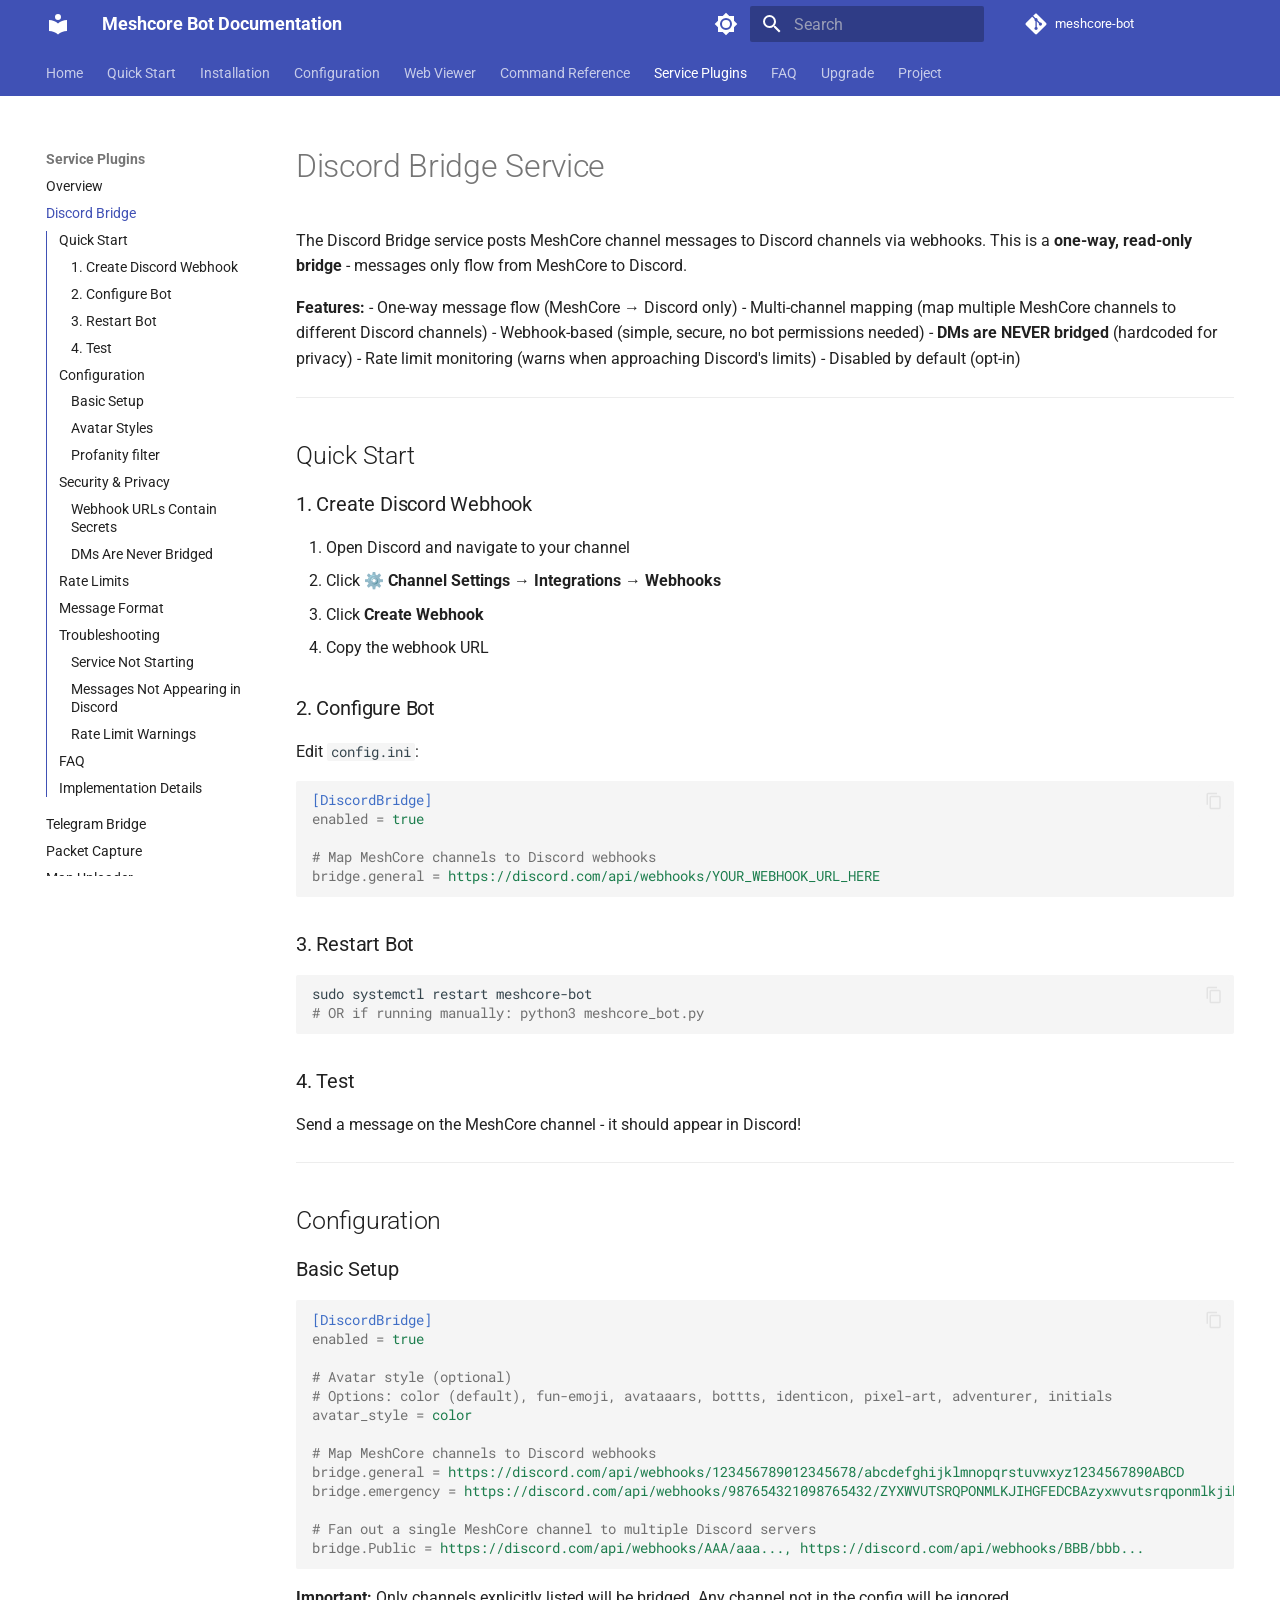
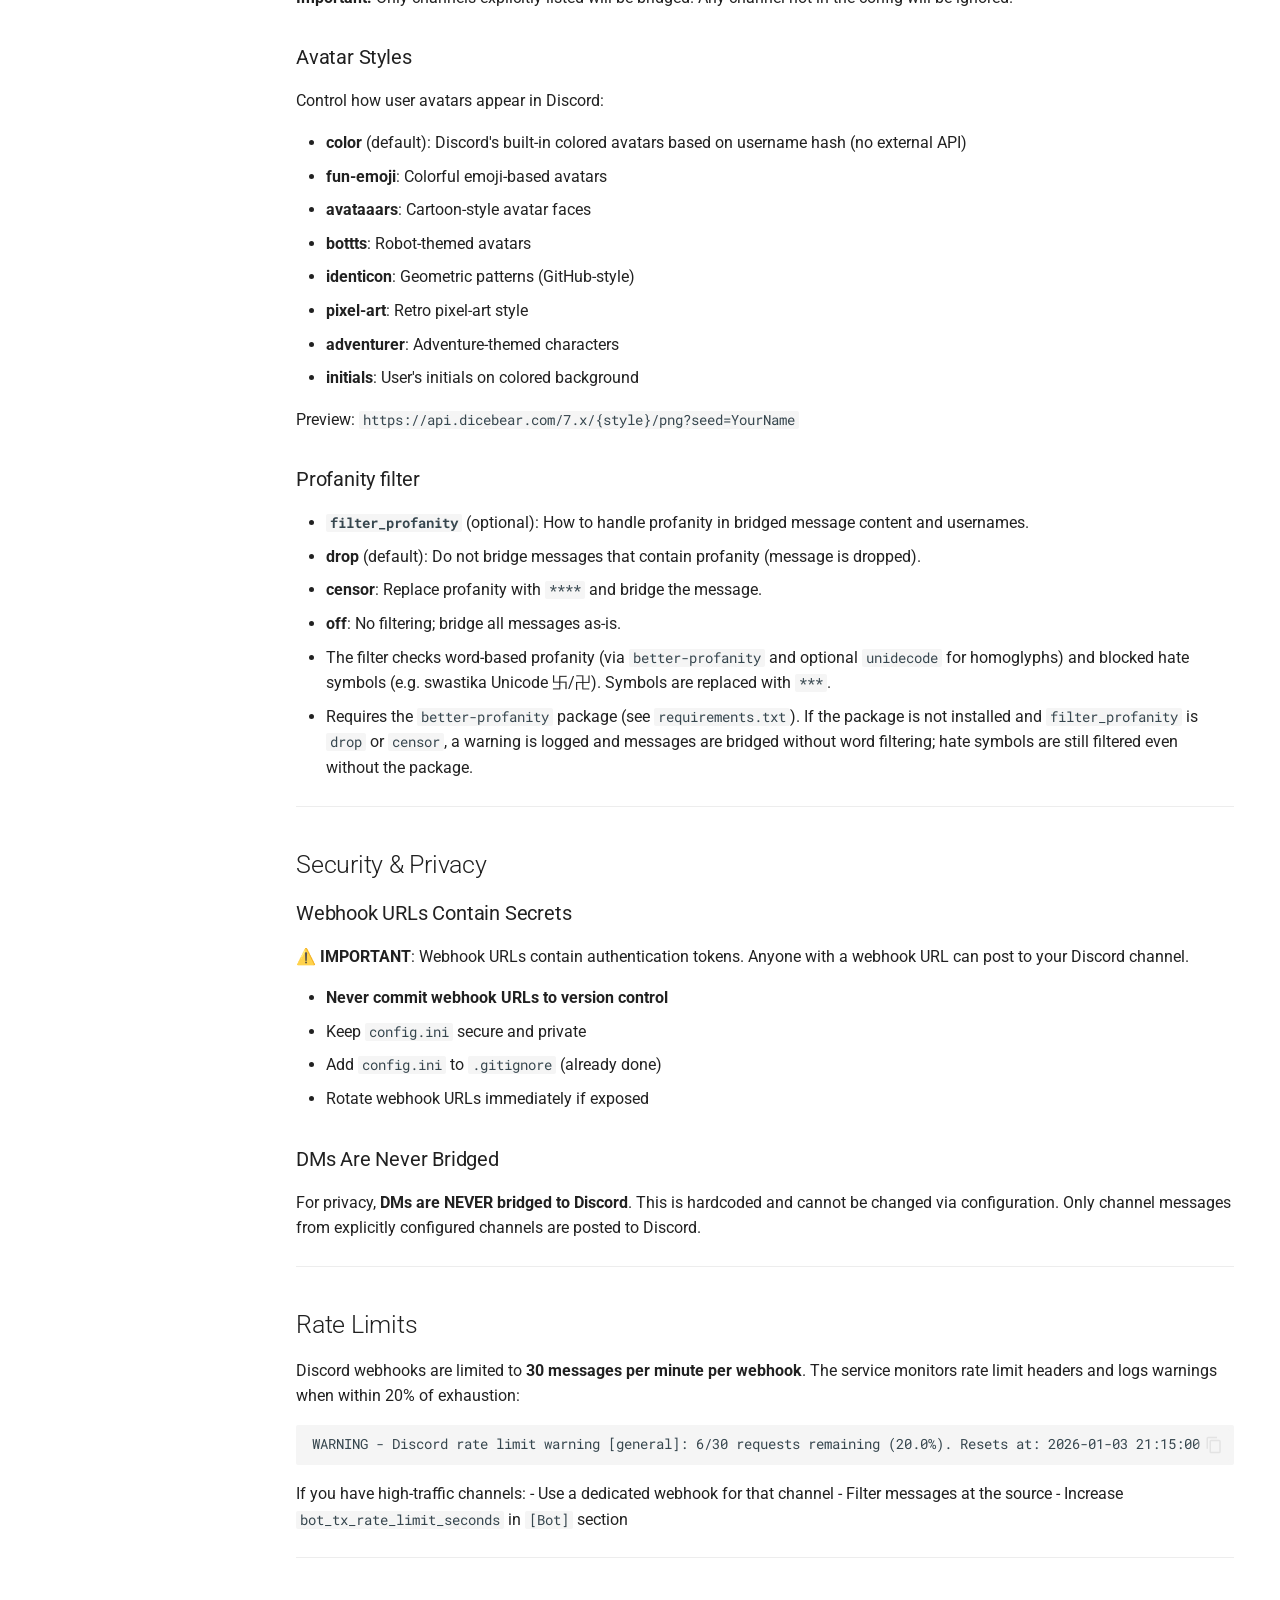
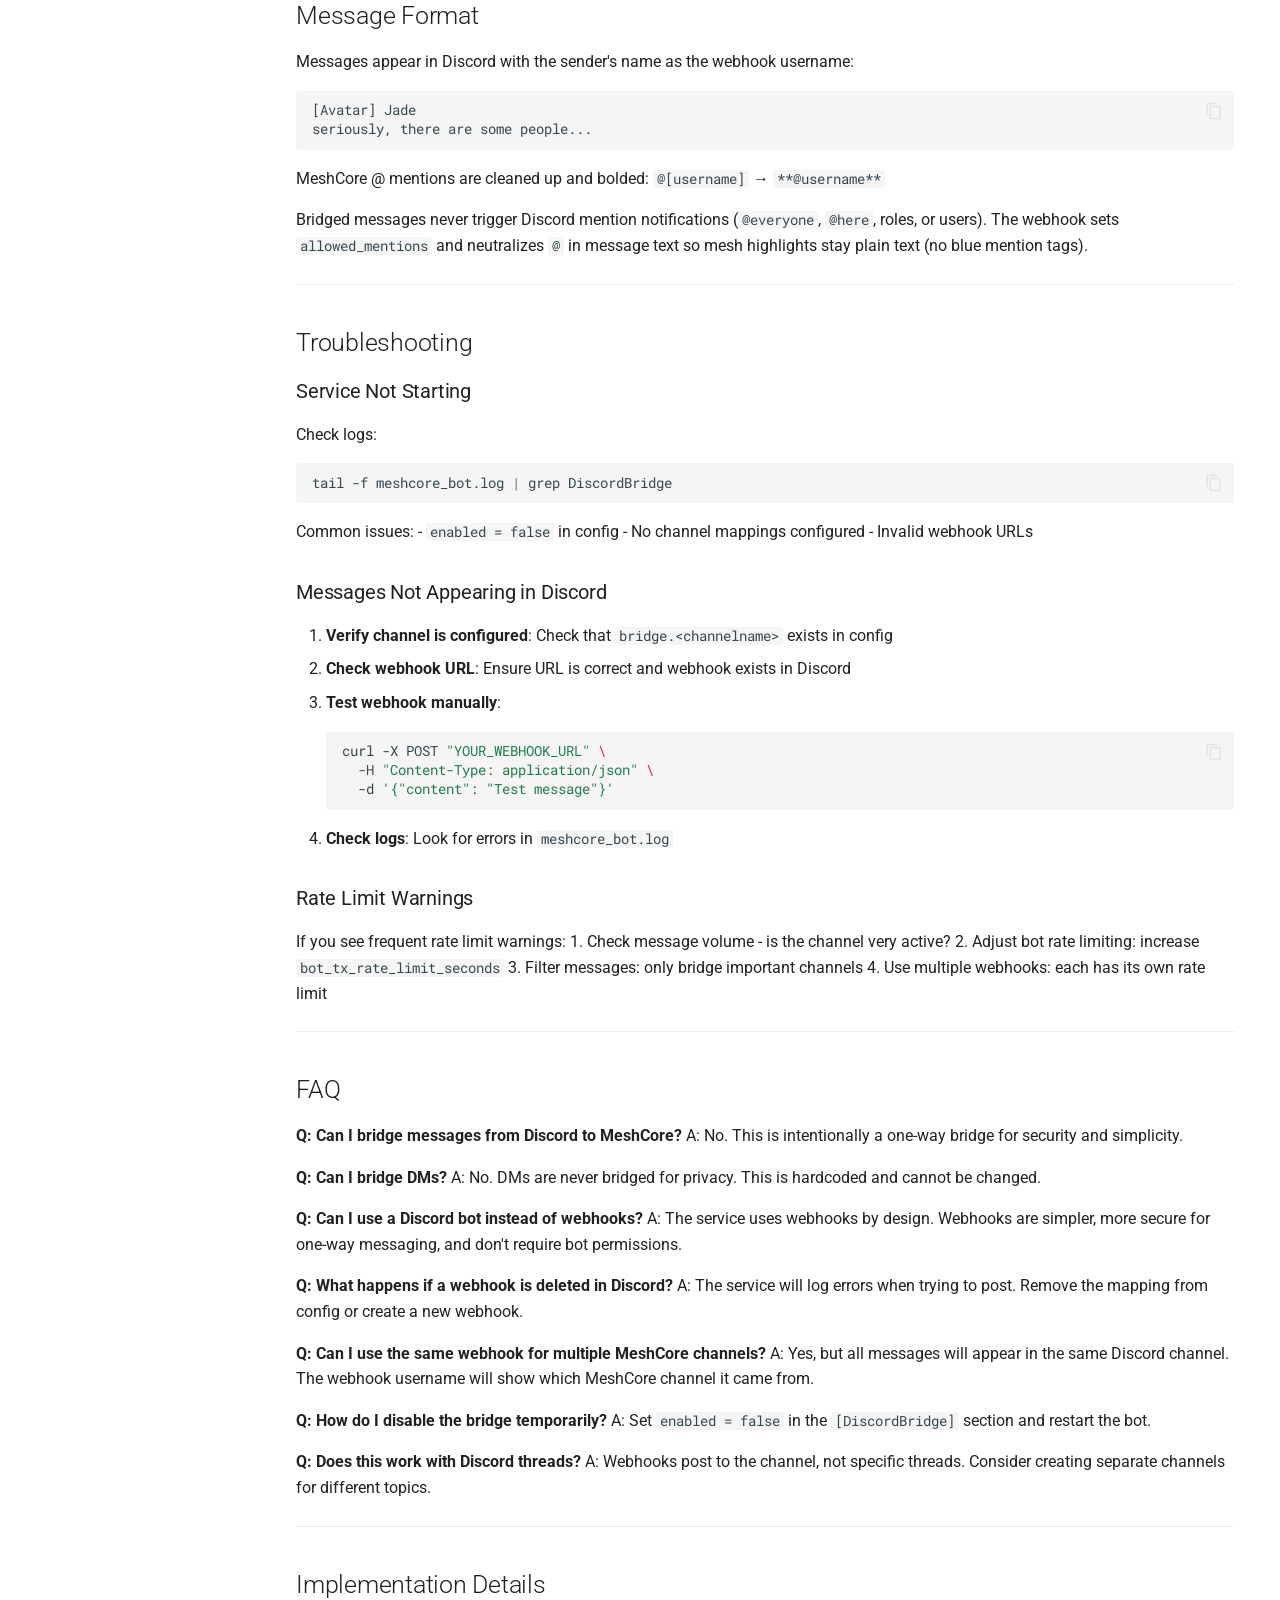
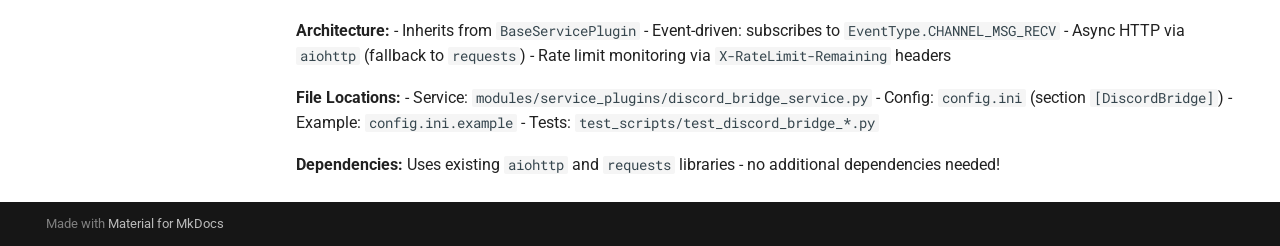
<file: discord-bridge/index.html>
<!doctype html>
<html lang="en" class="no-js">
  <head>
    
      <meta charset="utf-8">
      <meta name="viewport" content="width=device-width,initial-scale=1">
      
        <meta name="description" content="Documentation for the MeshCore bot and its services">
      
      
      
        <link rel="canonical" href="https://agessaman.github.io/meshcore-bot/discord-bridge/">
      
      
        <link rel="prev" href="../service-plugins/">
      
      
        <link rel="next" href="../telegram-bridge/">
      
      
        
      
      
      <link rel="icon" href="../assets/images/favicon.png">
      <meta name="generator" content="mkdocs-1.6.1, mkdocs-material-9.8.1">
    
    
      
        <title>Discord Bridge - Meshcore Bot Documentation</title>
      
    
    
      <link rel="stylesheet" href="../assets/stylesheets/main.57a0d79d.min.css">
      
        
        <link rel="stylesheet" href="../assets/stylesheets/palette.fb2fffe2.min.css">
      
      


    
    
      
    
    
      
        
        
        <link rel="preconnect" href="https://fonts.gstatic.com" crossorigin>
        <link rel="stylesheet" href="https://fonts.googleapis.com/css?family=Roboto:300,300i,400,400i,700,700i%7CRoboto+Mono:400,400i,700,700i&display=fallback">
        <style>:root{--md-text-font:"Roboto";--md-code-font:"Roboto Mono"}</style>
      
    
    
    <script>__md_scope=new URL("..",location),__md_hash=e=>[...e].reduce(((e,_)=>(e<<5)-e+_.charCodeAt(0)),0),__md_get=(e,_=localStorage,t=__md_scope)=>JSON.parse(_.getItem(t.pathname+"."+e)),__md_set=(e,_,t=localStorage,a=__md_scope)=>{try{t.setItem(a.pathname+"."+e,JSON.stringify(_))}catch(e){}}</script>
    
      

    
    
  </head>
  
  
    
    
      
    
    
    
    
    <body dir="ltr" data-md-color-scheme="default" data-md-color-primary="indigo" data-md-color-accent="cyan">
  
    
    <input class="md-toggle" data-md-toggle="drawer" type="checkbox" id="__drawer" autocomplete="off">
    <input class="md-toggle" data-md-toggle="search" type="checkbox" id="__search" autocomplete="off">
    <label class="md-overlay" for="__drawer"></label>
    <div data-md-component="skip">
      
        
        <a href="#discord-bridge-service" class="md-skip">
          Skip to content
        </a>
      
    </div>
    <div data-md-component="announce">
      
    </div>
    
    
      

<header class="md-header" data-md-component="header">
  <nav class="md-header__inner md-grid" aria-label="Header">
    <a href=".." title="Meshcore Bot Documentation" class="md-header__button md-logo" aria-label="Meshcore Bot Documentation" data-md-component="logo">
      
  
  <svg xmlns="http://www.w3.org/2000/svg" viewBox="0 0 24 24"><path d="M12 8a3 3 0 0 0 3-3 3 3 0 0 0-3-3 3 3 0 0 0-3 3 3 3 0 0 0 3 3m0 3.54C9.64 9.35 6.5 8 3 8v11c3.5 0 6.64 1.35 9 3.54 2.36-2.19 5.5-3.54 9-3.54V8c-3.5 0-6.64 1.35-9 3.54"/></svg>

    </a>
    <label class="md-header__button md-icon" for="__drawer">
      
      <svg xmlns="http://www.w3.org/2000/svg" viewBox="0 0 24 24"><path d="M3 6h18v2H3zm0 5h18v2H3zm0 5h18v2H3z"/></svg>
    </label>
    <div class="md-header__title" data-md-component="header-title">
      <div class="md-header__ellipsis">
        <div class="md-header__topic">
          <span class="md-ellipsis">
            Meshcore Bot Documentation
          </span>
        </div>
        <div class="md-header__topic" data-md-component="header-topic">
          <span class="md-ellipsis">
            
              Discord Bridge
            
          </span>
        </div>
      </div>
    </div>
    
      
        <form class="md-header__option" data-md-component="palette">
  
    
    
    
    <input class="md-option" data-md-color-media="" data-md-color-scheme="default" data-md-color-primary="indigo" data-md-color-accent="cyan"  aria-label="Switch to dark mode"  type="radio" name="__palette" id="__palette_0">
    
      <label class="md-header__button md-icon" title="Switch to dark mode" for="__palette_1" hidden>
        <svg xmlns="http://www.w3.org/2000/svg" viewBox="0 0 24 24"><path d="M12 8a4 4 0 0 0-4 4 4 4 0 0 0 4 4 4 4 0 0 0 4-4 4 4 0 0 0-4-4m0 10a6 6 0 0 1-6-6 6 6 0 0 1 6-6 6 6 0 0 1 6 6 6 6 0 0 1-6 6m8-9.31V4h-4.69L12 .69 8.69 4H4v4.69L.69 12 4 15.31V20h4.69L12 23.31 15.31 20H20v-4.69L23.31 12z"/></svg>
      </label>
    
  
    
    
    
    <input class="md-option" data-md-color-media="" data-md-color-scheme="slate" data-md-color-primary="indigo" data-md-color-accent="cyan"  aria-label="Switch to light mode"  type="radio" name="__palette" id="__palette_1">
    
      <label class="md-header__button md-icon" title="Switch to light mode" for="__palette_0" hidden>
        <svg xmlns="http://www.w3.org/2000/svg" viewBox="0 0 24 24"><path d="M12 18c-.89 0-1.74-.2-2.5-.55C11.56 16.5 13 14.42 13 12s-1.44-4.5-3.5-5.45C10.26 6.2 11.11 6 12 6a6 6 0 0 1 6 6 6 6 0 0 1-6 6m8-9.31V4h-4.69L12 .69 8.69 4H4v4.69L.69 12 4 15.31V20h4.69L12 23.31 15.31 20H20v-4.69L23.31 12z"/></svg>
      </label>
    
  
</form>
      
    
    
      <script>var palette=__md_get("__palette");if(palette&&palette.color){if("(prefers-color-scheme)"===palette.color.media){var media=matchMedia("(prefers-color-scheme: light)"),input=document.querySelector(media.matches?"[data-md-color-media='(prefers-color-scheme: light)']":"[data-md-color-media='(prefers-color-scheme: dark)']");palette.color.media=input.getAttribute("data-md-color-media"),palette.color.scheme=input.getAttribute("data-md-color-scheme"),palette.color.primary=input.getAttribute("data-md-color-primary"),palette.color.accent=input.getAttribute("data-md-color-accent")}for(var[key,value]of Object.entries(palette.color))document.body.setAttribute("data-md-color-"+key,value)}</script>
    
    
    
      
      
        <label class="md-header__button md-icon" for="__search">
          
          <svg xmlns="http://www.w3.org/2000/svg" viewBox="0 0 24 24"><path d="M9.5 3A6.5 6.5 0 0 1 16 9.5c0 1.61-.59 3.09-1.56 4.23l.27.27h.79l5 5-1.5 1.5-5-5v-.79l-.27-.27A6.52 6.52 0 0 1 9.5 16 6.5 6.5 0 0 1 3 9.5 6.5 6.5 0 0 1 9.5 3m0 2C7 5 5 7 5 9.5S7 14 9.5 14 14 12 14 9.5 12 5 9.5 5"/></svg>
        </label>
        <div class="md-search" data-md-component="search" role="dialog">
  <label class="md-search__overlay" for="__search"></label>
  <div class="md-search__inner" role="search">
    <form class="md-search__form" name="search">
      <input type="text" class="md-search__input" name="query" aria-label="Search" placeholder="Search" autocapitalize="off" autocorrect="off" autocomplete="off" spellcheck="false" data-md-component="search-query" required>
      <label class="md-search__icon md-icon" for="__search">
        
        <svg xmlns="http://www.w3.org/2000/svg" viewBox="0 0 24 24"><path d="M9.5 3A6.5 6.5 0 0 1 16 9.5c0 1.61-.59 3.09-1.56 4.23l.27.27h.79l5 5-1.5 1.5-5-5v-.79l-.27-.27A6.52 6.52 0 0 1 9.5 16 6.5 6.5 0 0 1 3 9.5 6.5 6.5 0 0 1 9.5 3m0 2C7 5 5 7 5 9.5S7 14 9.5 14 14 12 14 9.5 12 5 9.5 5"/></svg>
        
        <svg xmlns="http://www.w3.org/2000/svg" viewBox="0 0 24 24"><path d="M20 11v2H8l5.5 5.5-1.42 1.42L4.16 12l7.92-7.92L13.5 5.5 8 11z"/></svg>
      </label>
      <nav class="md-search__options" aria-label="Search">
        
        <button type="reset" class="md-search__icon md-icon" title="Clear" aria-label="Clear" tabindex="-1">
          
          <svg xmlns="http://www.w3.org/2000/svg" viewBox="0 0 24 24"><path d="M19 6.41 17.59 5 12 10.59 6.41 5 5 6.41 10.59 12 5 17.59 6.41 19 12 13.41 17.59 19 19 17.59 13.41 12z"/></svg>
        </button>
      </nav>
      
    </form>
    <div class="md-search__output">
      <div class="md-search__scrollwrap" tabindex="0" data-md-scrollfix>
        <div class="md-search-result" data-md-component="search-result">
          <div class="md-search-result__meta">
            Initializing search
          </div>
          <ol class="md-search-result__list" role="presentation"></ol>
        </div>
      </div>
    </div>
  </div>
</div>
      
    
    
      <div class="md-header__source">
        <a href="https://github.com/agessaman/meshcore-bot" title="Go to repository" class="md-source" data-md-component="source">
  <div class="md-source__icon md-icon">
    
    <svg xmlns="http://www.w3.org/2000/svg" viewBox="0 0 448 512"><!--! Font Awesome Free 7.1.0 by @fontawesome - https://fontawesome.com License - https://fontawesome.com/license/free (Icons: CC BY 4.0, Fonts: SIL OFL 1.1, Code: MIT License) Copyright 2025 Fonticons, Inc.--><path d="M439.6 236.1 244 40.5c-5.4-5.5-12.8-8.5-20.4-8.5s-15 3-20.4 8.4L162.5 81l51.5 51.5c27.1-9.1 52.7 16.8 43.4 43.7l49.7 49.7c34.2-11.8 61.2 31 35.5 56.7-26.5 26.5-70.2-2.9-56-37.3L240.3 199v121.9c25.3 12.5 22.3 41.8 9.1 55-6.4 6.4-15.2 10.1-24.3 10.1s-17.8-3.6-24.3-10.1c-17.6-17.6-11.1-46.9 11.2-56v-123c-20.8-8.5-24.6-30.7-18.6-45L142.6 101 8.5 235.1C3 240.6 0 247.9 0 255.5s3 15 8.5 20.4l195.6 195.7c5.4 5.4 12.7 8.4 20.4 8.4s15-3 20.4-8.4l194.7-194.7c5.4-5.4 8.4-12.8 8.4-20.4s-3-15-8.4-20.4"/></svg>
  </div>
  <div class="md-source__repository">
    meshcore-bot
  </div>
</a>
      </div>
    
  </nav>
  
</header>
    
    <div class="md-container" data-md-component="container">
      
      
        
          
            
<nav class="md-tabs" aria-label="Tabs" data-md-component="tabs">
  <div class="md-grid">
    <ul class="md-tabs__list">
      
        
  
  
  
  
    <li class="md-tabs__item">
      <a href=".." class="md-tabs__link">
        
  
  
    
  
  Home

      </a>
    </li>
  

      
        
  
  
  
  
    <li class="md-tabs__item">
      <a href="../getting-started/" class="md-tabs__link">
        
  
  
    
  
  Quick Start

      </a>
    </li>
  

      
        
  
  
  
  
    
    
      <li class="md-tabs__item">
        <a href="../installation/" class="md-tabs__link">
          
  
  
  Installation

        </a>
      </li>
    
  

      
        
  
  
  
  
    
    
      <li class="md-tabs__item">
        <a href="../configuration/" class="md-tabs__link">
          
  
  
  Configuration

        </a>
      </li>
    
  

      
        
  
  
  
  
    <li class="md-tabs__item">
      <a href="../web-viewer/" class="md-tabs__link">
        
  
  
    
  
  Web Viewer

      </a>
    </li>
  

      
        
  
  
  
  
    
    
      <li class="md-tabs__item">
        <a href="../command-reference/" class="md-tabs__link">
          
  
  
  Command Reference

        </a>
      </li>
    
  

      
        
  
  
  
    
  
  
    
    
      <li class="md-tabs__item md-tabs__item--active">
        <a href="../service-plugins/" class="md-tabs__link">
          
  
  
  Service Plugins

        </a>
      </li>
    
  

      
        
  
  
  
  
    <li class="md-tabs__item">
      <a href="../faq/" class="md-tabs__link">
        
  
  
    
  
  FAQ

      </a>
    </li>
  

      
        
  
  
  
  
    <li class="md-tabs__item">
      <a href="../upgrade/" class="md-tabs__link">
        
  
  
    
  
  Upgrade

      </a>
    </li>
  

      
        
  
  
  
  
    
    
      <li class="md-tabs__item">
        <a href="../solar-conditions-provenance/" class="md-tabs__link">
          
  
  
  Project

        </a>
      </li>
    
  

      
    </ul>
  </div>
</nav>
          
        
      
      <main class="md-main" data-md-component="main">
        <div class="md-main__inner md-grid">
          
            
              
              <div class="md-sidebar md-sidebar--primary" data-md-component="sidebar" data-md-type="navigation" >
                <div class="md-sidebar__scrollwrap">
                  <div class="md-sidebar__inner">
                    


  


  

<nav class="md-nav md-nav--primary md-nav--lifted md-nav--integrated" aria-label="Navigation" data-md-level="0">
  <label class="md-nav__title" for="__drawer">
    <a href=".." title="Meshcore Bot Documentation" class="md-nav__button md-logo" aria-label="Meshcore Bot Documentation" data-md-component="logo">
      
  
  <svg xmlns="http://www.w3.org/2000/svg" viewBox="0 0 24 24"><path d="M12 8a3 3 0 0 0 3-3 3 3 0 0 0-3-3 3 3 0 0 0-3 3 3 3 0 0 0 3 3m0 3.54C9.64 9.35 6.5 8 3 8v11c3.5 0 6.64 1.35 9 3.54 2.36-2.19 5.5-3.54 9-3.54V8c-3.5 0-6.64 1.35-9 3.54"/></svg>

    </a>
    Meshcore Bot Documentation
  </label>
  
    <div class="md-nav__source">
      <a href="https://github.com/agessaman/meshcore-bot" title="Go to repository" class="md-source" data-md-component="source">
  <div class="md-source__icon md-icon">
    
    <svg xmlns="http://www.w3.org/2000/svg" viewBox="0 0 448 512"><!--! Font Awesome Free 7.1.0 by @fontawesome - https://fontawesome.com License - https://fontawesome.com/license/free (Icons: CC BY 4.0, Fonts: SIL OFL 1.1, Code: MIT License) Copyright 2025 Fonticons, Inc.--><path d="M439.6 236.1 244 40.5c-5.4-5.5-12.8-8.5-20.4-8.5s-15 3-20.4 8.4L162.5 81l51.5 51.5c27.1-9.1 52.7 16.8 43.4 43.7l49.7 49.7c34.2-11.8 61.2 31 35.5 56.7-26.5 26.5-70.2-2.9-56-37.3L240.3 199v121.9c25.3 12.5 22.3 41.8 9.1 55-6.4 6.4-15.2 10.1-24.3 10.1s-17.8-3.6-24.3-10.1c-17.6-17.6-11.1-46.9 11.2-56v-123c-20.8-8.5-24.6-30.7-18.6-45L142.6 101 8.5 235.1C3 240.6 0 247.9 0 255.5s3 15 8.5 20.4l195.6 195.7c5.4 5.4 12.7 8.4 20.4 8.4s15-3 20.4-8.4l194.7-194.7c5.4-5.4 8.4-12.8 8.4-20.4s-3-15-8.4-20.4"/></svg>
  </div>
  <div class="md-source__repository">
    meshcore-bot
  </div>
</a>
    </div>
  
  <ul class="md-nav__list" data-md-scrollfix>
    
      
      
  
  
  
  
    <li class="md-nav__item">
      <a href=".." class="md-nav__link">
        
  
  
  <span class="md-ellipsis">
    
  
    Home
  

    
  </span>
  
  

      </a>
    </li>
  

    
      
      
  
  
  
  
    <li class="md-nav__item">
      <a href="../getting-started/" class="md-nav__link">
        
  
  
  <span class="md-ellipsis">
    
  
    Quick Start
  

    
  </span>
  
  

      </a>
    </li>
  

    
      
      
  
  
  
  
    
    
    
    
      
      
        
      
    
    
    <li class="md-nav__item md-nav__item--nested">
      
        
        
        <input class="md-nav__toggle md-toggle " type="checkbox" id="__nav_3" >
        
          
          <label class="md-nav__link" for="__nav_3" id="__nav_3_label" tabindex="0">
            
  
  
  <span class="md-ellipsis">
    
  
    Installation
  

    
  </span>
  
  

            <span class="md-nav__icon md-icon"></span>
          </label>
        
        <nav class="md-nav" data-md-level="1" aria-labelledby="__nav_3_label" aria-expanded="false">
          <label class="md-nav__title" for="__nav_3">
            <span class="md-nav__icon md-icon"></span>
            
  
    Installation
  

          </label>
          <ul class="md-nav__list" data-md-scrollfix>
            
              
                
  
  
  
  
    <li class="md-nav__item">
      <a href="../installation/" class="md-nav__link">
        
  
  
  <span class="md-ellipsis">
    
  
    Overview
  

    
  </span>
  
  

      </a>
    </li>
  

              
            
              
                
  
  
  
  
    <li class="md-nav__item">
      <a href="../docker/" class="md-nav__link">
        
  
  
  <span class="md-ellipsis">
    
  
    Docker
  

    
  </span>
  
  

      </a>
    </li>
  

              
            
              
                
  
  
  
  
    <li class="md-nav__item">
      <a href="../service-installation/" class="md-nav__link">
        
  
  
  <span class="md-ellipsis">
    
  
    Service
  

    
  </span>
  
  

      </a>
    </li>
  

              
            
          </ul>
        </nav>
      
    </li>
  

    
      
      
  
  
  
  
    
    
    
    
      
      
        
      
    
    
    <li class="md-nav__item md-nav__item--nested">
      
        
        
        <input class="md-nav__toggle md-toggle " type="checkbox" id="__nav_4" >
        
          
          <label class="md-nav__link" for="__nav_4" id="__nav_4_label" tabindex="0">
            
  
  
  <span class="md-ellipsis">
    
  
    Configuration
  

    
  </span>
  
  

            <span class="md-nav__icon md-icon"></span>
          </label>
        
        <nav class="md-nav" data-md-level="1" aria-labelledby="__nav_4_label" aria-expanded="false">
          <label class="md-nav__title" for="__nav_4">
            <span class="md-nav__icon md-icon"></span>
            
  
    Configuration
  

          </label>
          <ul class="md-nav__list" data-md-scrollfix>
            
              
                
  
  
  
  
    <li class="md-nav__item">
      <a href="../configuration/" class="md-nav__link">
        
  
  
  <span class="md-ellipsis">
    
  
    Overview
  

    
  </span>
  
  

      </a>
    </li>
  

              
            
              
                
  
  
  
  
    <li class="md-nav__item">
      <a href="../data-retention/" class="md-nav__link">
        
  
  
  <span class="md-ellipsis">
    
  
    Data retention
  

    
  </span>
  
  

      </a>
    </li>
  

              
            
              
                
  
  
  
  
    <li class="md-nav__item">
      <a href="../local-plugins/" class="md-nav__link">
        
  
  
  <span class="md-ellipsis">
    
  
    Local plugins and services
  

    
  </span>
  
  

      </a>
    </li>
  

              
            
              
                
  
  
  
  
    <li class="md-nav__item">
      <a href="../checkin-api/" class="md-nav__link">
        
  
  
  <span class="md-ellipsis">
    
  
    Check-in API
  

    
  </span>
  
  

      </a>
    </li>
  

              
            
              
                
  
  
  
  
    <li class="md-nav__item">
      <a href="../path-command-config/" class="md-nav__link">
        
  
  
  <span class="md-ellipsis">
    
  
    Path Command
  

    
  </span>
  
  

      </a>
    </li>
  

              
            
              
                
  
  
  
  
    <li class="md-nav__item">
      <a href="../config-validation/" class="md-nav__link">
        
  
  
  <span class="md-ellipsis">
    
  
    Config validation
  

    
  </span>
  
  

      </a>
    </li>
  

              
            
              
                
  
  
  
  
    <li class="md-nav__item">
      <a href="../region-warnings/" class="md-nav__link">
        
  
  
  <span class="md-ellipsis">
    
  
    Region warnings
  

    
  </span>
  
  

      </a>
    </li>
  

              
            
          </ul>
        </nav>
      
    </li>
  

    
      
      
  
  
  
  
    <li class="md-nav__item">
      <a href="../web-viewer/" class="md-nav__link">
        
  
  
  <span class="md-ellipsis">
    
  
    Web Viewer
  

    
  </span>
  
  

      </a>
    </li>
  

    
      
      
  
  
  
  
    
    
    
    
      
      
        
      
    
    
    <li class="md-nav__item md-nav__item--nested">
      
        
        
        <input class="md-nav__toggle md-toggle " type="checkbox" id="__nav_6" >
        
          
          <label class="md-nav__link" for="__nav_6" id="__nav_6_label" tabindex="0">
            
  
  
  <span class="md-ellipsis">
    
  
    Command Reference
  

    
  </span>
  
  

            <span class="md-nav__icon md-icon"></span>
          </label>
        
        <nav class="md-nav" data-md-level="1" aria-labelledby="__nav_6_label" aria-expanded="false">
          <label class="md-nav__title" for="__nav_6">
            <span class="md-nav__icon md-icon"></span>
            
  
    Command Reference
  

          </label>
          <ul class="md-nav__list" data-md-scrollfix>
            
              
                
  
  
  
  
    <li class="md-nav__item">
      <a href="../command-reference/" class="md-nav__link">
        
  
  
  <span class="md-ellipsis">
    
  
    Overview
  

    
  </span>
  
  

      </a>
    </li>
  

              
            
              
                
  
  
  
  
    <li class="md-nav__item">
      <a href="../repeater-commands/" class="md-nav__link">
        
  
  
  <span class="md-ellipsis">
    
  
    Repeater Commands
  

    
  </span>
  
  

      </a>
    </li>
  

              
            
              
                
  
  
  
  
    <li class="md-nav__item">
      <a href="../command-reference-website/" class="md-nav__link">
        
  
  
  <span class="md-ellipsis">
    
  
    Custom Command Website
  

    
  </span>
  
  

      </a>
    </li>
  

              
            
              
                
  
  
  
  
    <li class="md-nav__item">
      <a href="../develop-command-scripts/" class="md-nav__link">
        
  
  
  <span class="md-ellipsis">
    
  
    Developing Commands
  

    
  </span>
  
  

      </a>
    </li>
  

              
            
          </ul>
        </nav>
      
    </li>
  

    
      
      
  
  
    
  
  
  
    
    
    
    
      
        
        
      
      
        
      
    
    
    <li class="md-nav__item md-nav__item--active md-nav__item--section md-nav__item--nested">
      
        
        
        <input class="md-nav__toggle md-toggle " type="checkbox" id="__nav_7" checked>
        
          
          <label class="md-nav__link" for="__nav_7" id="__nav_7_label" tabindex="">
            
  
  
  <span class="md-ellipsis">
    
  
    Service Plugins
  

    
  </span>
  
  

            <span class="md-nav__icon md-icon"></span>
          </label>
        
        <nav class="md-nav" data-md-level="1" aria-labelledby="__nav_7_label" aria-expanded="true">
          <label class="md-nav__title" for="__nav_7">
            <span class="md-nav__icon md-icon"></span>
            
  
    Service Plugins
  

          </label>
          <ul class="md-nav__list" data-md-scrollfix>
            
              
                
  
  
  
  
    <li class="md-nav__item">
      <a href="../service-plugins/" class="md-nav__link">
        
  
  
  <span class="md-ellipsis">
    
  
    Overview
  

    
  </span>
  
  

      </a>
    </li>
  

              
            
              
                
  
  
    
  
  
  
    <li class="md-nav__item md-nav__item--active">
      
      <input class="md-nav__toggle md-toggle" type="checkbox" id="__toc">
      
      
        
      
      
        <label class="md-nav__link md-nav__link--active" for="__toc">
          
  
  
  <span class="md-ellipsis">
    
  
    Discord Bridge
  

    
  </span>
  
  

          <span class="md-nav__icon md-icon"></span>
        </label>
      
      <a href="./" class="md-nav__link md-nav__link--active">
        
  
  
  <span class="md-ellipsis">
    
  
    Discord Bridge
  

    
  </span>
  
  

      </a>
      
        

<nav class="md-nav md-nav--secondary" aria-label="Table of contents">
  
  
  
    
  
  
    <label class="md-nav__title" for="__toc">
      <span class="md-nav__icon md-icon"></span>
      Table of contents
    </label>
    <ul class="md-nav__list" data-md-component="toc" data-md-scrollfix>
      
        <li class="md-nav__item">
  <a href="#quick-start" class="md-nav__link">
    <span class="md-ellipsis">
      
        Quick Start
      
    </span>
  </a>
  
    <nav class="md-nav" aria-label="Quick Start">
      <ul class="md-nav__list">
        
          <li class="md-nav__item">
  <a href="#1-create-discord-webhook" class="md-nav__link">
    <span class="md-ellipsis">
      
        1. Create Discord Webhook
      
    </span>
  </a>
  
</li>
        
          <li class="md-nav__item">
  <a href="#2-configure-bot" class="md-nav__link">
    <span class="md-ellipsis">
      
        2. Configure Bot
      
    </span>
  </a>
  
</li>
        
          <li class="md-nav__item">
  <a href="#3-restart-bot" class="md-nav__link">
    <span class="md-ellipsis">
      
        3. Restart Bot
      
    </span>
  </a>
  
</li>
        
          <li class="md-nav__item">
  <a href="#4-test" class="md-nav__link">
    <span class="md-ellipsis">
      
        4. Test
      
    </span>
  </a>
  
</li>
        
      </ul>
    </nav>
  
</li>
      
        <li class="md-nav__item">
  <a href="#configuration" class="md-nav__link">
    <span class="md-ellipsis">
      
        Configuration
      
    </span>
  </a>
  
    <nav class="md-nav" aria-label="Configuration">
      <ul class="md-nav__list">
        
          <li class="md-nav__item">
  <a href="#basic-setup" class="md-nav__link">
    <span class="md-ellipsis">
      
        Basic Setup
      
    </span>
  </a>
  
</li>
        
          <li class="md-nav__item">
  <a href="#avatar-styles" class="md-nav__link">
    <span class="md-ellipsis">
      
        Avatar Styles
      
    </span>
  </a>
  
</li>
        
          <li class="md-nav__item">
  <a href="#profanity-filter" class="md-nav__link">
    <span class="md-ellipsis">
      
        Profanity filter
      
    </span>
  </a>
  
</li>
        
      </ul>
    </nav>
  
</li>
      
        <li class="md-nav__item">
  <a href="#security-privacy" class="md-nav__link">
    <span class="md-ellipsis">
      
        Security &amp; Privacy
      
    </span>
  </a>
  
    <nav class="md-nav" aria-label="Security &amp; Privacy">
      <ul class="md-nav__list">
        
          <li class="md-nav__item">
  <a href="#webhook-urls-contain-secrets" class="md-nav__link">
    <span class="md-ellipsis">
      
        Webhook URLs Contain Secrets
      
    </span>
  </a>
  
</li>
        
          <li class="md-nav__item">
  <a href="#dms-are-never-bridged" class="md-nav__link">
    <span class="md-ellipsis">
      
        DMs Are Never Bridged
      
    </span>
  </a>
  
</li>
        
      </ul>
    </nav>
  
</li>
      
        <li class="md-nav__item">
  <a href="#rate-limits" class="md-nav__link">
    <span class="md-ellipsis">
      
        Rate Limits
      
    </span>
  </a>
  
</li>
      
        <li class="md-nav__item">
  <a href="#message-format" class="md-nav__link">
    <span class="md-ellipsis">
      
        Message Format
      
    </span>
  </a>
  
</li>
      
        <li class="md-nav__item">
  <a href="#troubleshooting" class="md-nav__link">
    <span class="md-ellipsis">
      
        Troubleshooting
      
    </span>
  </a>
  
    <nav class="md-nav" aria-label="Troubleshooting">
      <ul class="md-nav__list">
        
          <li class="md-nav__item">
  <a href="#service-not-starting" class="md-nav__link">
    <span class="md-ellipsis">
      
        Service Not Starting
      
    </span>
  </a>
  
</li>
        
          <li class="md-nav__item">
  <a href="#messages-not-appearing-in-discord" class="md-nav__link">
    <span class="md-ellipsis">
      
        Messages Not Appearing in Discord
      
    </span>
  </a>
  
</li>
        
          <li class="md-nav__item">
  <a href="#rate-limit-warnings" class="md-nav__link">
    <span class="md-ellipsis">
      
        Rate Limit Warnings
      
    </span>
  </a>
  
</li>
        
      </ul>
    </nav>
  
</li>
      
        <li class="md-nav__item">
  <a href="#faq" class="md-nav__link">
    <span class="md-ellipsis">
      
        FAQ
      
    </span>
  </a>
  
</li>
      
        <li class="md-nav__item">
  <a href="#implementation-details" class="md-nav__link">
    <span class="md-ellipsis">
      
        Implementation Details
      
    </span>
  </a>
  
</li>
      
    </ul>
  
</nav>
      
    </li>
  

              
            
              
                
  
  
  
  
    <li class="md-nav__item">
      <a href="../telegram-bridge/" class="md-nav__link">
        
  
  
  <span class="md-ellipsis">
    
  
    Telegram Bridge
  

    
  </span>
  
  

      </a>
    </li>
  

              
            
              
                
  
  
  
  
    <li class="md-nav__item">
      <a href="../packet-capture/" class="md-nav__link">
        
  
  
  <span class="md-ellipsis">
    
  
    Packet Capture
  

    
  </span>
  
  

      </a>
    </li>
  

              
            
              
                
  
  
  
  
    <li class="md-nav__item">
      <a href="../map-uploader/" class="md-nav__link">
        
  
  
  <span class="md-ellipsis">
    
  
    Map Uploader
  

    
  </span>
  
  

      </a>
    </li>
  

              
            
              
                
  
  
  
  
    <li class="md-nav__item">
      <a href="../weather-service/" class="md-nav__link">
        
  
  
  <span class="md-ellipsis">
    
  
    Weather Service
  

    
  </span>
  
  

      </a>
    </li>
  

              
            
              
                
  
  
  
  
    <li class="md-nav__item">
      <a href="../earthquake-service/" class="md-nav__link">
        
  
  
  <span class="md-ellipsis">
    
  
    Earthquake Service
  

    
  </span>
  
  

      </a>
    </li>
  

              
            
              
                
  
  
  
  
    <li class="md-nav__item">
      <a href="../repeater-prefix-collision-service/" class="md-nav__link">
        
  
  
  <span class="md-ellipsis">
    
  
    Repeater Prefix Collision
  

    
  </span>
  
  

      </a>
    </li>
  

              
            
              
                
  
  
  
  
    <li class="md-nav__item">
      <a href="../worldcup/" class="md-nav__link">
        
  
  
  <span class="md-ellipsis">
    
  
    World Cup
  

    
  </span>
  
  

      </a>
    </li>
  

              
            
              
                
  
  
  
  
    <li class="md-nav__item">
      <a href="../FEEDS/" class="md-nav__link">
        
  
  
  <span class="md-ellipsis">
    
  
    Feed Management
  

    
  </span>
  
  

      </a>
    </li>
  

              
            
          </ul>
        </nav>
      
    </li>
  

    
      
      
  
  
  
  
    <li class="md-nav__item">
      <a href="../faq/" class="md-nav__link">
        
  
  
  <span class="md-ellipsis">
    
  
    FAQ
  

    
  </span>
  
  

      </a>
    </li>
  

    
      
      
  
  
  
  
    <li class="md-nav__item">
      <a href="../upgrade/" class="md-nav__link">
        
  
  
  <span class="md-ellipsis">
    
  
    Upgrade
  

    
  </span>
  
  

      </a>
    </li>
  

    
      
      
  
  
  
  
    
    
    
    
      
      
        
      
    
    
    <li class="md-nav__item md-nav__item--nested">
      
        
        
        <input class="md-nav__toggle md-toggle " type="checkbox" id="__nav_10" >
        
          
          <label class="md-nav__link" for="__nav_10" id="__nav_10_label" tabindex="0">
            
  
  
  <span class="md-ellipsis">
    
  
    Project
  

    
  </span>
  
  

            <span class="md-nav__icon md-icon"></span>
          </label>
        
        <nav class="md-nav" data-md-level="1" aria-labelledby="__nav_10_label" aria-expanded="false">
          <label class="md-nav__title" for="__nav_10">
            <span class="md-nav__icon md-icon"></span>
            
  
    Project
  

          </label>
          <ul class="md-nav__list" data-md-scrollfix>
            
              
                
  
  
  
  
    <li class="md-nav__item">
      <a href="../solar-conditions-provenance/" class="md-nav__link">
        
  
  
  <span class="md-ellipsis">
    
  
    Solar conditions provenance
  

    
  </span>
  
  

      </a>
    </li>
  

              
            
          </ul>
        </nav>
      
    </li>
  

    
  </ul>
</nav>
                  </div>
                </div>
              </div>
            
            
          
          
            <div class="md-content" data-md-component="content">
              
              <article class="md-content__inner md-typeset">
                
                  


  
  


<h1 id="discord-bridge-service">Discord Bridge Service</h1>
<p>The Discord Bridge service posts MeshCore channel messages to Discord channels via webhooks. This is a <strong>one-way, read-only bridge</strong> - messages only flow from MeshCore to Discord.</p>
<p><strong>Features:</strong>
- One-way message flow (MeshCore → Discord only)
- Multi-channel mapping (map multiple MeshCore channels to different Discord channels)
- Webhook-based (simple, secure, no bot permissions needed)
- <strong>DMs are NEVER bridged</strong> (hardcoded for privacy)
- Rate limit monitoring (warns when approaching Discord's limits)
- Disabled by default (opt-in)</p>
<hr />
<h2 id="quick-start">Quick Start</h2>
<h3 id="1-create-discord-webhook">1. Create Discord Webhook</h3>
<ol>
<li>Open Discord and navigate to your channel</li>
<li>Click <strong>⚙️ Channel Settings</strong> → <strong>Integrations</strong> → <strong>Webhooks</strong></li>
<li>Click <strong>Create Webhook</strong></li>
<li>Copy the webhook URL</li>
</ol>
<h3 id="2-configure-bot">2. Configure Bot</h3>
<p>Edit <code>config.ini</code>:</p>
<div class="highlight"><pre><span></span><code><a id="__codelineno-0-1" name="__codelineno-0-1" href="#__codelineno-0-1"></a><span class="k">[DiscordBridge]</span>
<a id="__codelineno-0-2" name="__codelineno-0-2" href="#__codelineno-0-2"></a><span class="na">enabled</span><span class="w"> </span><span class="o">=</span><span class="w"> </span><span class="s">true</span>
<a id="__codelineno-0-3" name="__codelineno-0-3" href="#__codelineno-0-3"></a>
<a id="__codelineno-0-4" name="__codelineno-0-4" href="#__codelineno-0-4"></a><span class="c1"># Map MeshCore channels to Discord webhooks</span>
<a id="__codelineno-0-5" name="__codelineno-0-5" href="#__codelineno-0-5"></a><span class="na">bridge.general</span><span class="w"> </span><span class="o">=</span><span class="w"> </span><span class="s">https://discord.com/api/webhooks/YOUR_WEBHOOK_URL_HERE</span>
</code></pre></div>
<h3 id="3-restart-bot">3. Restart Bot</h3>
<div class="highlight"><pre><span></span><code><a id="__codelineno-1-1" name="__codelineno-1-1" href="#__codelineno-1-1"></a>sudo<span class="w"> </span>systemctl<span class="w"> </span>restart<span class="w"> </span>meshcore-bot
<a id="__codelineno-1-2" name="__codelineno-1-2" href="#__codelineno-1-2"></a><span class="c1"># OR if running manually: python3 meshcore_bot.py</span>
</code></pre></div>
<h3 id="4-test">4. Test</h3>
<p>Send a message on the MeshCore channel - it should appear in Discord!</p>
<hr />
<h2 id="configuration">Configuration</h2>
<h3 id="basic-setup">Basic Setup</h3>
<div class="highlight"><pre><span></span><code><a id="__codelineno-2-1" name="__codelineno-2-1" href="#__codelineno-2-1"></a><span class="k">[DiscordBridge]</span>
<a id="__codelineno-2-2" name="__codelineno-2-2" href="#__codelineno-2-2"></a><span class="na">enabled</span><span class="w"> </span><span class="o">=</span><span class="w"> </span><span class="s">true</span>
<a id="__codelineno-2-3" name="__codelineno-2-3" href="#__codelineno-2-3"></a>
<a id="__codelineno-2-4" name="__codelineno-2-4" href="#__codelineno-2-4"></a><span class="c1"># Avatar style (optional)</span>
<a id="__codelineno-2-5" name="__codelineno-2-5" href="#__codelineno-2-5"></a><span class="c1"># Options: color (default), fun-emoji, avataaars, bottts, identicon, pixel-art, adventurer, initials</span>
<a id="__codelineno-2-6" name="__codelineno-2-6" href="#__codelineno-2-6"></a><span class="na">avatar_style</span><span class="w"> </span><span class="o">=</span><span class="w"> </span><span class="s">color</span>
<a id="__codelineno-2-7" name="__codelineno-2-7" href="#__codelineno-2-7"></a>
<a id="__codelineno-2-8" name="__codelineno-2-8" href="#__codelineno-2-8"></a><span class="c1"># Map MeshCore channels to Discord webhooks</span>
<a id="__codelineno-2-9" name="__codelineno-2-9" href="#__codelineno-2-9"></a><span class="na">bridge.general</span><span class="w"> </span><span class="o">=</span><span class="w"> </span><span class="s">https://discord.com/api/webhooks/123456789012345678/abcdefghijklmnopqrstuvwxyz1234567890ABCD</span>
<a id="__codelineno-2-10" name="__codelineno-2-10" href="#__codelineno-2-10"></a><span class="na">bridge.emergency</span><span class="w"> </span><span class="o">=</span><span class="w"> </span><span class="s">https://discord.com/api/webhooks/987654321098765432/ZYXWVUTSRQPONMLKJIHGFEDCBAzyxwvutsrqponmlkjihgf</span>
<a id="__codelineno-2-11" name="__codelineno-2-11" href="#__codelineno-2-11"></a>
<a id="__codelineno-2-12" name="__codelineno-2-12" href="#__codelineno-2-12"></a><span class="c1"># Fan out a single MeshCore channel to multiple Discord servers</span>
<a id="__codelineno-2-13" name="__codelineno-2-13" href="#__codelineno-2-13"></a><span class="na">bridge.Public</span><span class="w"> </span><span class="o">=</span><span class="w"> </span><span class="s">https://discord.com/api/webhooks/AAA/aaa..., https://discord.com/api/webhooks/BBB/bbb...</span>
</code></pre></div>
<p><strong>Important:</strong> Only channels explicitly listed will be bridged. Any channel not in the config will be ignored.</p>
<h3 id="avatar-styles">Avatar Styles</h3>
<p>Control how user avatars appear in Discord:</p>
<ul>
<li><strong>color</strong> (default): Discord's built-in colored avatars based on username hash (no external API)</li>
<li><strong>fun-emoji</strong>: Colorful emoji-based avatars</li>
<li><strong>avataaars</strong>: Cartoon-style avatar faces</li>
<li><strong>bottts</strong>: Robot-themed avatars</li>
<li><strong>identicon</strong>: Geometric patterns (GitHub-style)</li>
<li><strong>pixel-art</strong>: Retro pixel-art style</li>
<li><strong>adventurer</strong>: Adventure-themed characters</li>
<li><strong>initials</strong>: User's initials on colored background</li>
</ul>
<p>Preview: <code>https://api.dicebear.com/7.x/{style}/png?seed=YourName</code></p>
<h3 id="profanity-filter">Profanity filter</h3>
<ul>
<li><strong><code>filter_profanity</code></strong> (optional): How to handle profanity in bridged message content and usernames.</li>
<li><strong>drop</strong> (default): Do not bridge messages that contain profanity (message is dropped).</li>
<li><strong>censor</strong>: Replace profanity with <code>****</code> and bridge the message.</li>
<li><strong>off</strong>: No filtering; bridge all messages as-is.</li>
<li>The filter checks word-based profanity (via <code>better-profanity</code> and optional <code>unidecode</code> for homoglyphs) and blocked hate symbols (e.g. swastika Unicode 卐/卍). Symbols are replaced with <code>***</code>.</li>
<li>Requires the <code>better-profanity</code> package (see <code>requirements.txt</code>). If the package is not installed and <code>filter_profanity</code> is <code>drop</code> or <code>censor</code>, a warning is logged and messages are bridged without word filtering; hate symbols are still filtered even without the package.</li>
</ul>
<hr />
<h2 id="security-privacy">Security &amp; Privacy</h2>
<h3 id="webhook-urls-contain-secrets">Webhook URLs Contain Secrets</h3>
<p>⚠️ <strong>IMPORTANT</strong>: Webhook URLs contain authentication tokens. Anyone with a webhook URL can post to your Discord channel.</p>
<ul>
<li><strong>Never commit webhook URLs to version control</strong></li>
<li>Keep <code>config.ini</code> secure and private</li>
<li>Add <code>config.ini</code> to <code>.gitignore</code> (already done)</li>
<li>Rotate webhook URLs immediately if exposed</li>
</ul>
<h3 id="dms-are-never-bridged">DMs Are Never Bridged</h3>
<p>For privacy, <strong>DMs are NEVER bridged to Discord</strong>. This is hardcoded and cannot be changed via configuration. Only channel messages from explicitly configured channels are posted to Discord.</p>
<hr />
<h2 id="rate-limits">Rate Limits</h2>
<p>Discord webhooks are limited to <strong>30 messages per minute per webhook</strong>. The service monitors rate limit headers and logs warnings when within 20% of exhaustion:</p>
<div class="highlight"><pre><span></span><code><a id="__codelineno-3-1" name="__codelineno-3-1" href="#__codelineno-3-1"></a>WARNING - Discord rate limit warning [general]: 6/30 requests remaining (20.0%). Resets at: 2026-01-03 21:15:00
</code></pre></div>
<p>If you have high-traffic channels:
- Use a dedicated webhook for that channel
- Filter messages at the source
- Increase <code>bot_tx_rate_limit_seconds</code> in <code>[Bot]</code> section</p>
<hr />
<h2 id="message-format">Message Format</h2>
<p>Messages appear in Discord with the sender's name as the webhook username:</p>
<div class="highlight"><pre><span></span><code><a id="__codelineno-4-1" name="__codelineno-4-1" href="#__codelineno-4-1"></a>[Avatar] Jade
<a id="__codelineno-4-2" name="__codelineno-4-2" href="#__codelineno-4-2"></a>seriously, there are some people...
</code></pre></div>
<p>MeshCore @ mentions are cleaned up and bolded: <code>@[username]</code> → <code>**@username**</code></p>
<p>Bridged messages never trigger Discord mention notifications (<code>@everyone</code>, <code>@here</code>, roles, or users). The webhook sets <code>allowed_mentions</code> and neutralizes <code>@</code> in message text so mesh highlights stay plain text (no blue mention tags).</p>
<hr />
<h2 id="troubleshooting">Troubleshooting</h2>
<h3 id="service-not-starting">Service Not Starting</h3>
<p>Check logs:
<div class="highlight"><pre><span></span><code><a id="__codelineno-5-1" name="__codelineno-5-1" href="#__codelineno-5-1"></a>tail<span class="w"> </span>-f<span class="w"> </span>meshcore_bot.log<span class="w"> </span><span class="p">|</span><span class="w"> </span>grep<span class="w"> </span>DiscordBridge
</code></pre></div></p>
<p>Common issues:
- <code>enabled = false</code> in config
- No channel mappings configured
- Invalid webhook URLs</p>
<h3 id="messages-not-appearing-in-discord">Messages Not Appearing in Discord</h3>
<ol>
<li><strong>Verify channel is configured</strong>: Check that <code>bridge.&lt;channelname&gt;</code> exists in config</li>
<li><strong>Check webhook URL</strong>: Ensure URL is correct and webhook exists in Discord</li>
<li><strong>Test webhook manually</strong>:
   <div class="highlight"><pre><span></span><code><a id="__codelineno-6-1" name="__codelineno-6-1" href="#__codelineno-6-1"></a>curl<span class="w"> </span>-X<span class="w"> </span>POST<span class="w"> </span><span class="s2">"YOUR_WEBHOOK_URL"</span><span class="w"> </span><span class="se">\</span>
<a id="__codelineno-6-2" name="__codelineno-6-2" href="#__codelineno-6-2"></a><span class="w">  </span>-H<span class="w"> </span><span class="s2">"Content-Type: application/json"</span><span class="w"> </span><span class="se">\</span>
<a id="__codelineno-6-3" name="__codelineno-6-3" href="#__codelineno-6-3"></a><span class="w">  </span>-d<span class="w"> </span><span class="s1">'{"content": "Test message"}'</span>
</code></pre></div></li>
<li><strong>Check logs</strong>: Look for errors in <code>meshcore_bot.log</code></li>
</ol>
<h3 id="rate-limit-warnings">Rate Limit Warnings</h3>
<p>If you see frequent rate limit warnings:
1. Check message volume - is the channel very active?
2. Adjust bot rate limiting: increase <code>bot_tx_rate_limit_seconds</code>
3. Filter messages: only bridge important channels
4. Use multiple webhooks: each has its own rate limit</p>
<hr />
<h2 id="faq">FAQ</h2>
<p><strong>Q: Can I bridge messages from Discord to MeshCore?</strong>
A: No. This is intentionally a one-way bridge for security and simplicity.</p>
<p><strong>Q: Can I bridge DMs?</strong>
A: No. DMs are never bridged for privacy. This is hardcoded and cannot be changed.</p>
<p><strong>Q: Can I use a Discord bot instead of webhooks?</strong>
A: The service uses webhooks by design. Webhooks are simpler, more secure for one-way messaging, and don't require bot permissions.</p>
<p><strong>Q: What happens if a webhook is deleted in Discord?</strong>
A: The service will log errors when trying to post. Remove the mapping from config or create a new webhook.</p>
<p><strong>Q: Can I use the same webhook for multiple MeshCore channels?</strong>
A: Yes, but all messages will appear in the same Discord channel. The webhook username will show which MeshCore channel it came from.</p>
<p><strong>Q: How do I disable the bridge temporarily?</strong>
A: Set <code>enabled = false</code> in the <code>[DiscordBridge]</code> section and restart the bot.</p>
<p><strong>Q: Does this work with Discord threads?</strong>
A: Webhooks post to the channel, not specific threads. Consider creating separate channels for different topics.</p>
<hr />
<h2 id="implementation-details">Implementation Details</h2>
<p><strong>Architecture:</strong>
- Inherits from <code>BaseServicePlugin</code>
- Event-driven: subscribes to <code>EventType.CHANNEL_MSG_RECV</code>
- Async HTTP via <code>aiohttp</code> (fallback to <code>requests</code>)
- Rate limit monitoring via <code>X-RateLimit-Remaining</code> headers</p>
<p><strong>File Locations:</strong>
- Service: <code>modules/service_plugins/discord_bridge_service.py</code>
- Config: <code>config.ini</code> (section <code>[DiscordBridge]</code>)
- Example: <code>config.ini.example</code>
- Tests: <code>test_scripts/test_discord_bridge_*.py</code></p>
<p><strong>Dependencies:</strong> Uses existing <code>aiohttp</code> and <code>requests</code> libraries - no additional dependencies needed!</p>












                
              </article>
            </div>
          
          
<script>var target=document.getElementById(location.hash.slice(1));target&&target.name&&(target.checked=target.name.startsWith("__tabbed_"))</script>
        </div>
        
      </main>
      
        <footer class="md-footer">
  
  <div class="md-footer-meta md-typeset">
    <div class="md-footer-meta__inner md-grid">
      <div class="md-copyright">
  
  
    Made with
    <a href="https://squidfunk.github.io/mkdocs-material/" target="_blank" rel="noopener">
      Material for MkDocs
    </a>
  
</div>
      
    </div>
  </div>
</footer>
      
    </div>
    <div class="md-dialog" data-md-component="dialog">
      <div class="md-dialog__inner md-typeset"></div>
    </div>
    
    
    
      
      
      <script id="__config" type="application/json">{"annotate": null, "base": "..", "features": ["navigation.instant", "navigation.tracking", "navigation.tabs", "navigation.sections", "toc.integrate", "content.code.copy"], "search": "../assets/javascripts/workers/search.a7633da7.min.js", "tags": null, "translations": {"clipboard.copied": "Copied to clipboard", "clipboard.copy": "Copy to clipboard", "search.result.more.one": "1 more on this page", "search.result.more.other": "# more on this page", "search.result.none": "No matching documents", "search.result.one": "1 matching document", "search.result.other": "# matching documents", "search.result.placeholder": "Type to start searching", "search.result.term.missing": "Missing", "select.version": "Select version"}, "version": null}</script>
    
    
      <script src="../assets/javascripts/bundle.a5f9d56c.min.js"></script>
      
    
  </body>
</html>
</file>
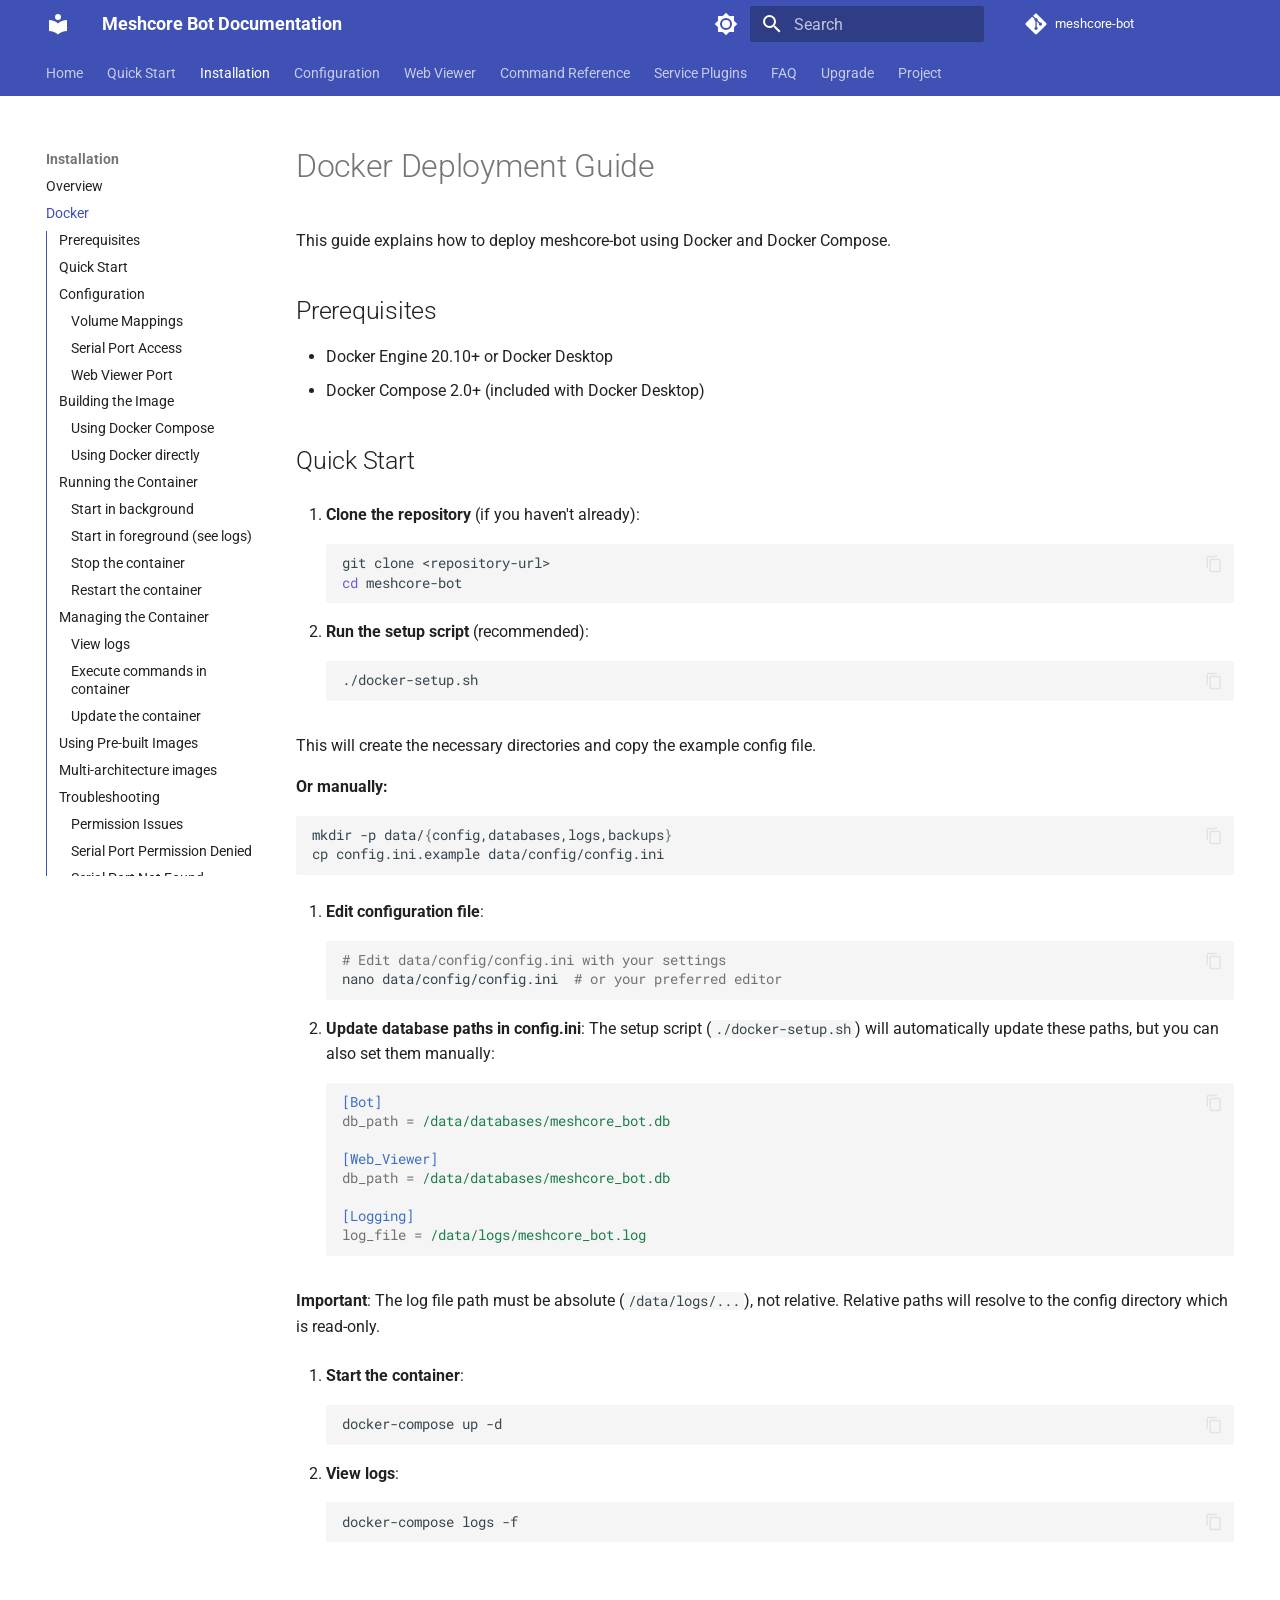
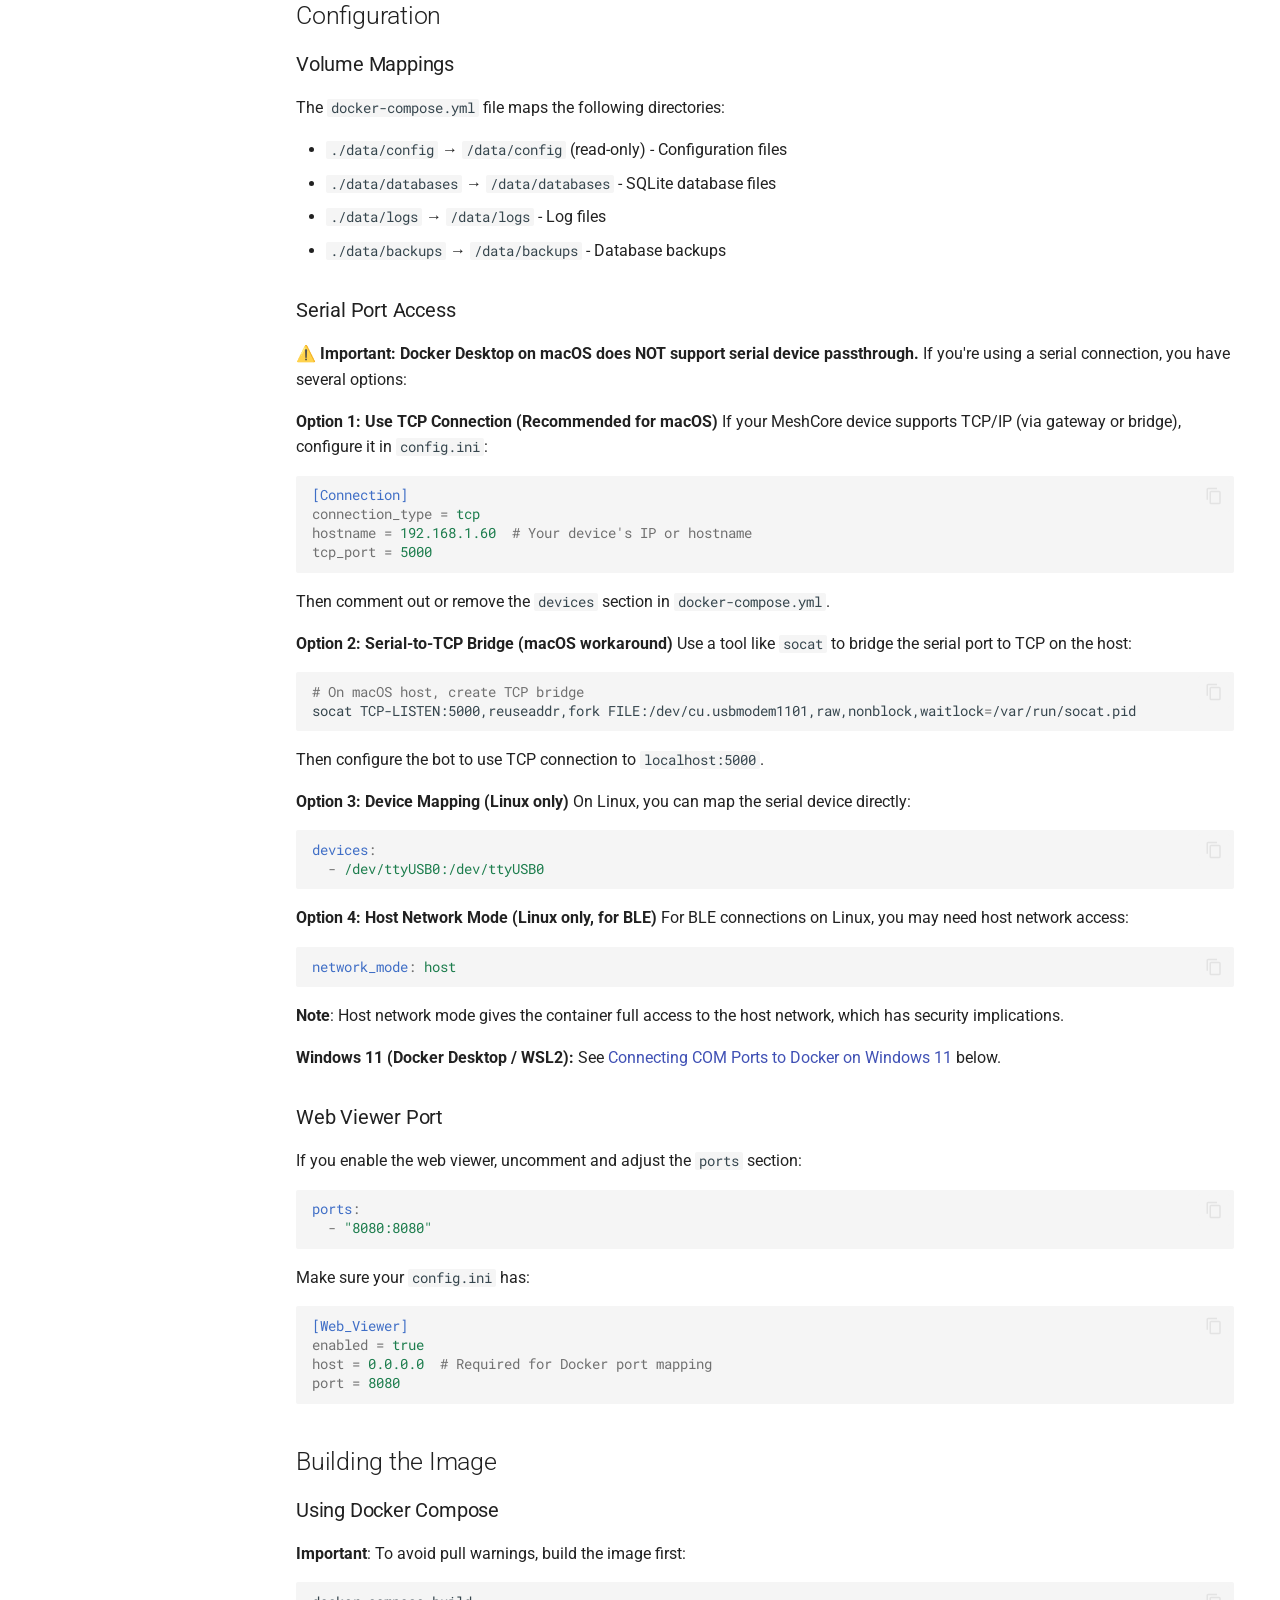
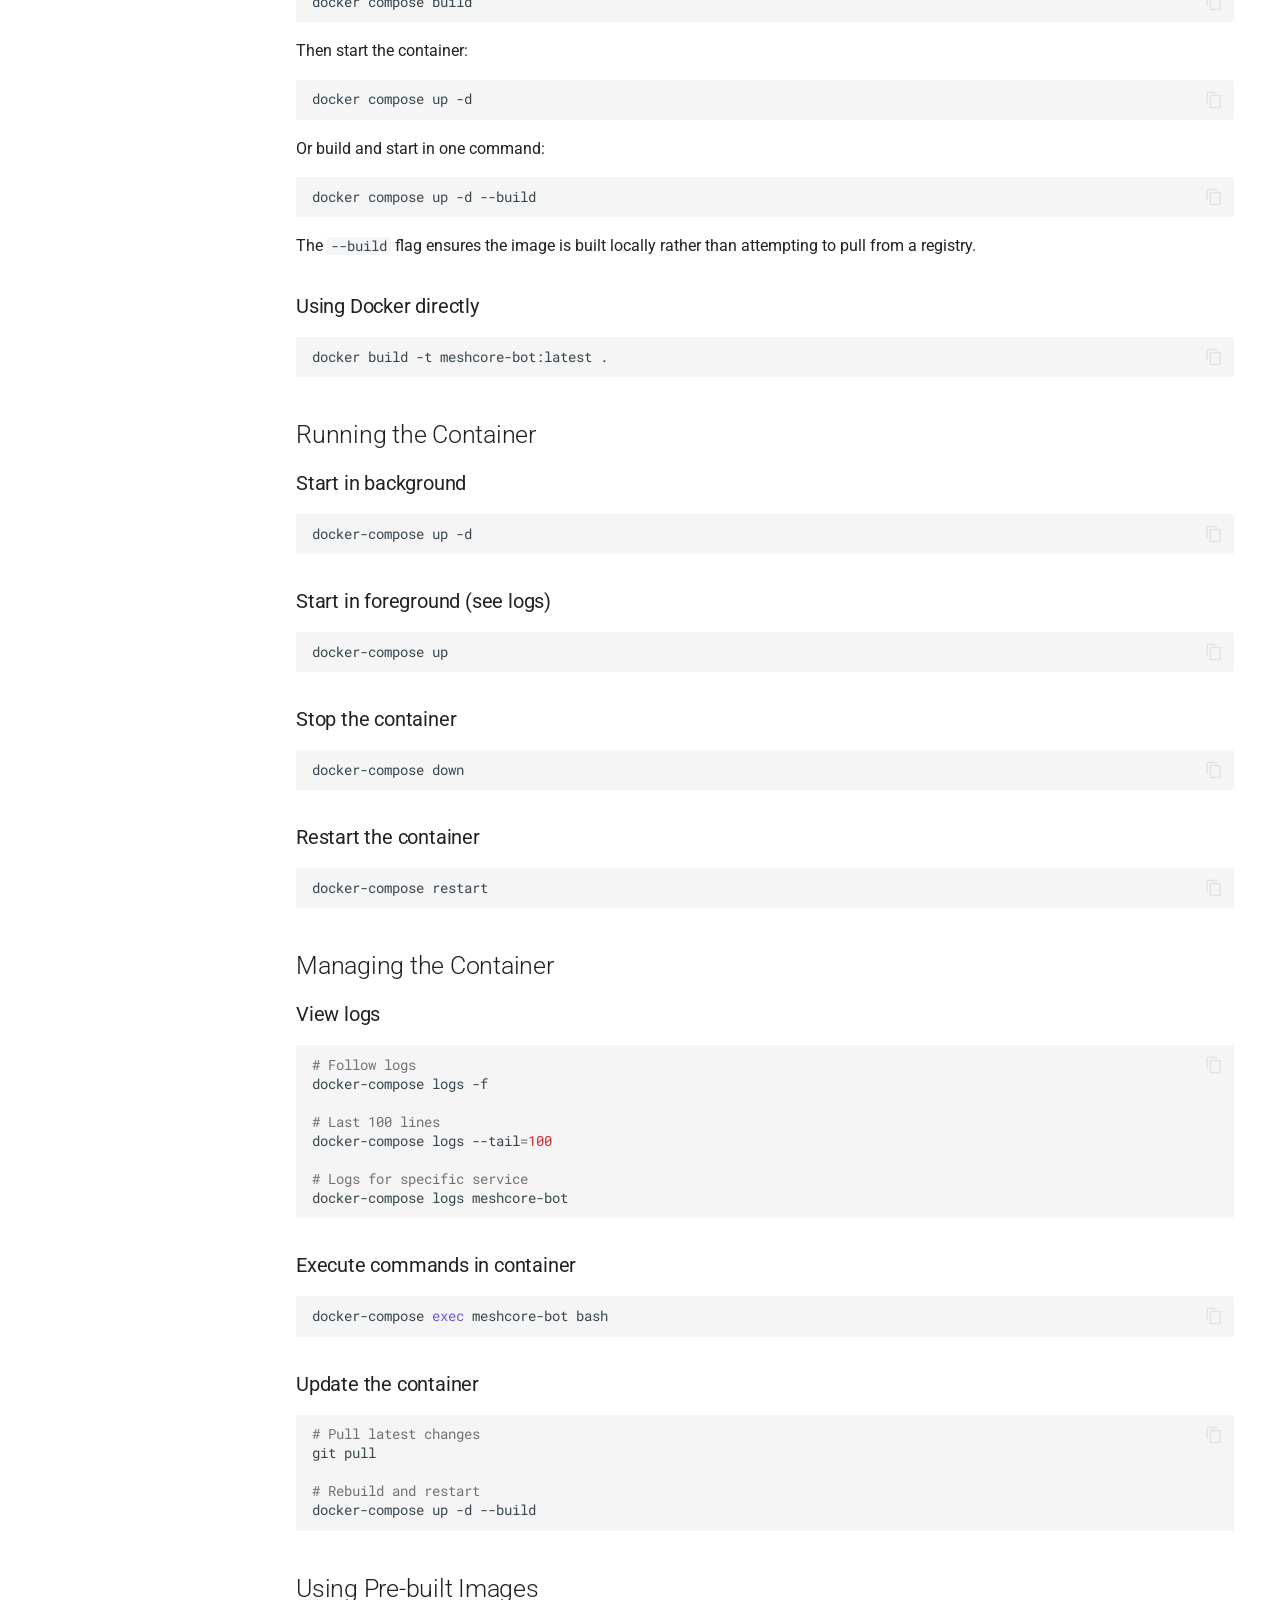
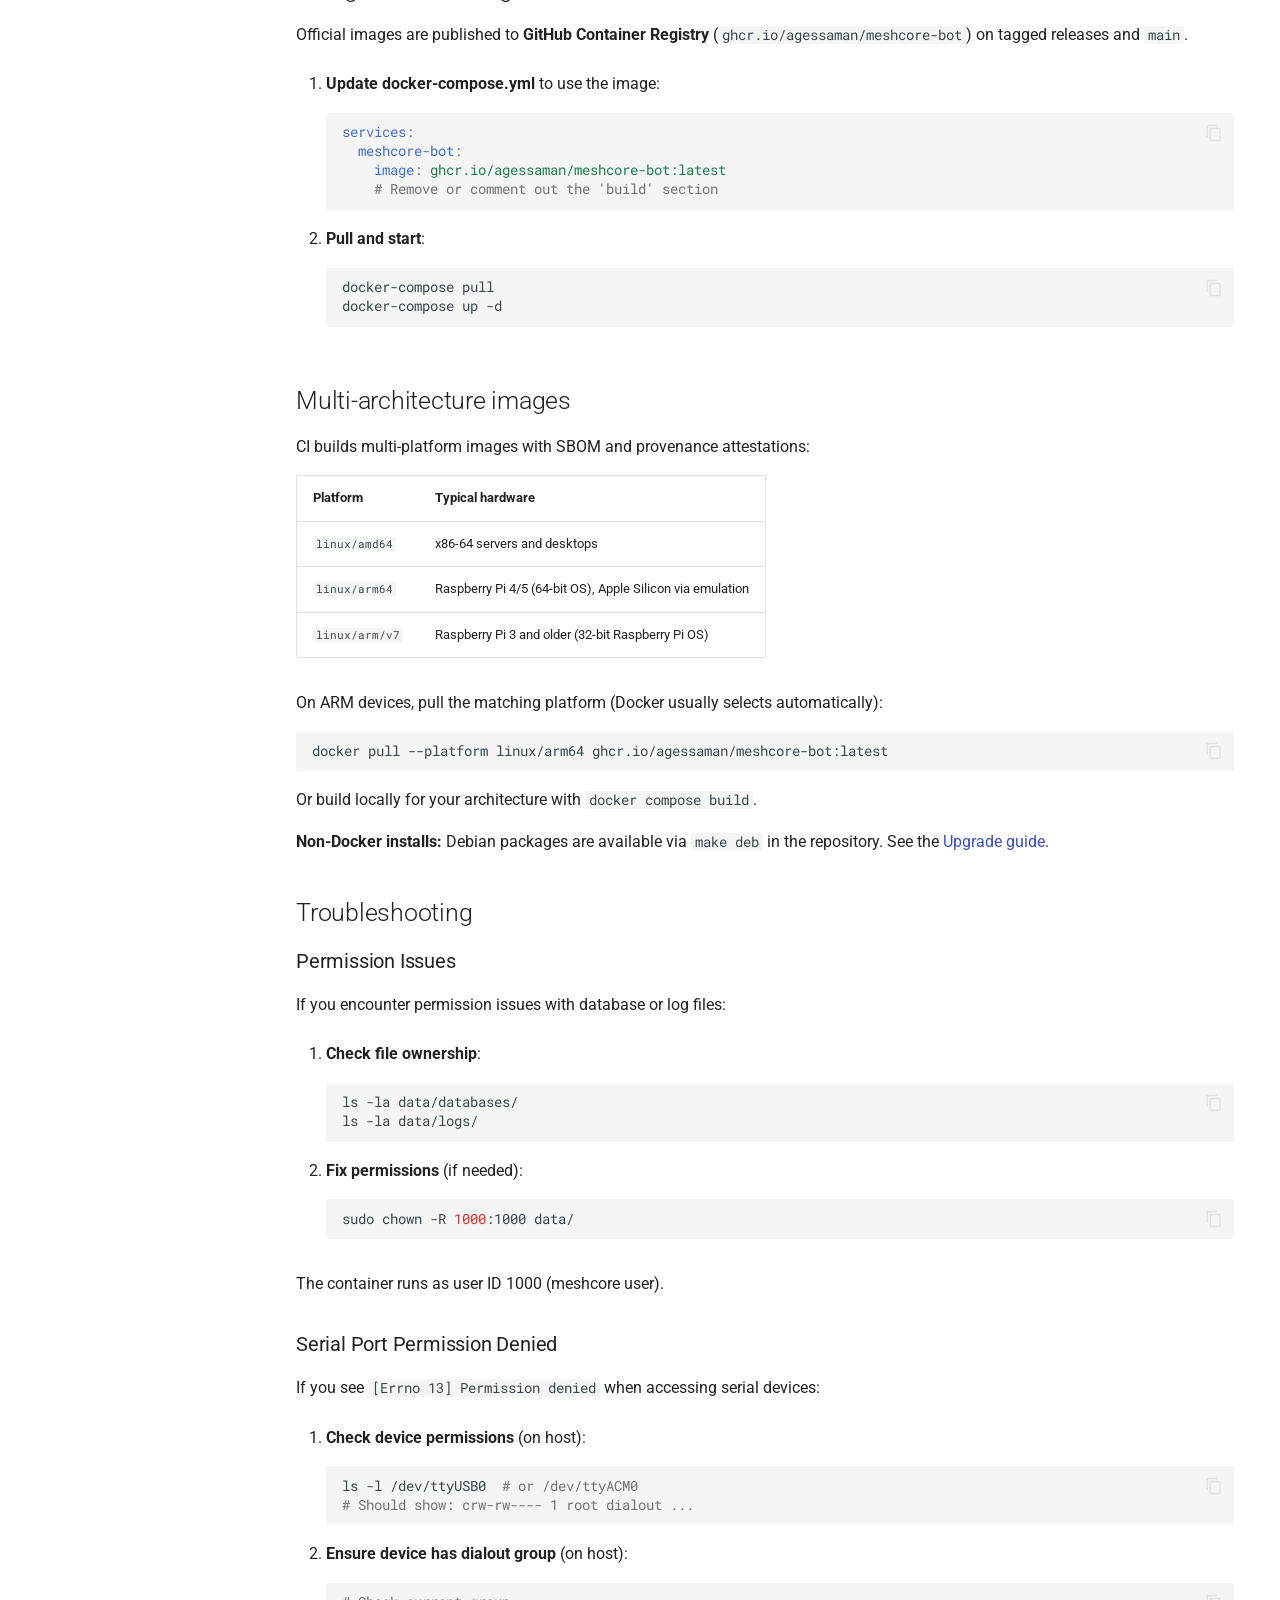
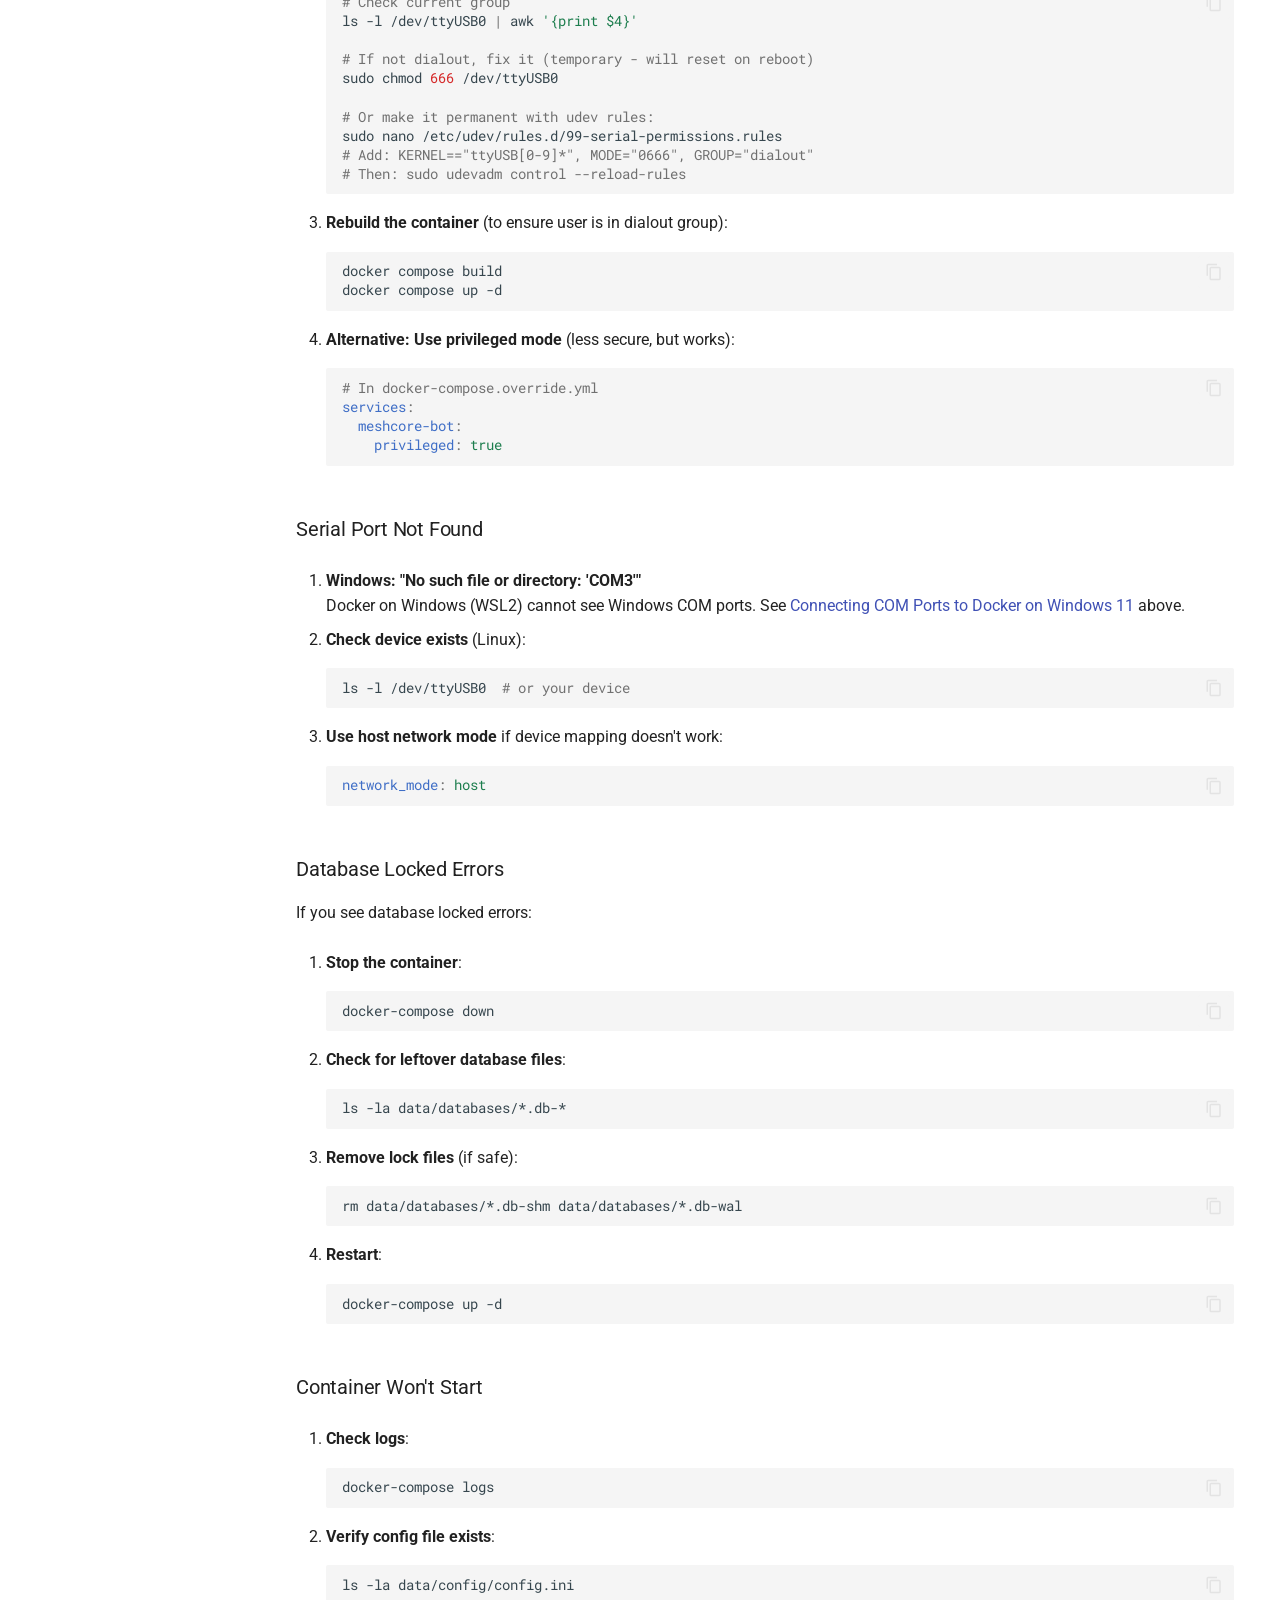
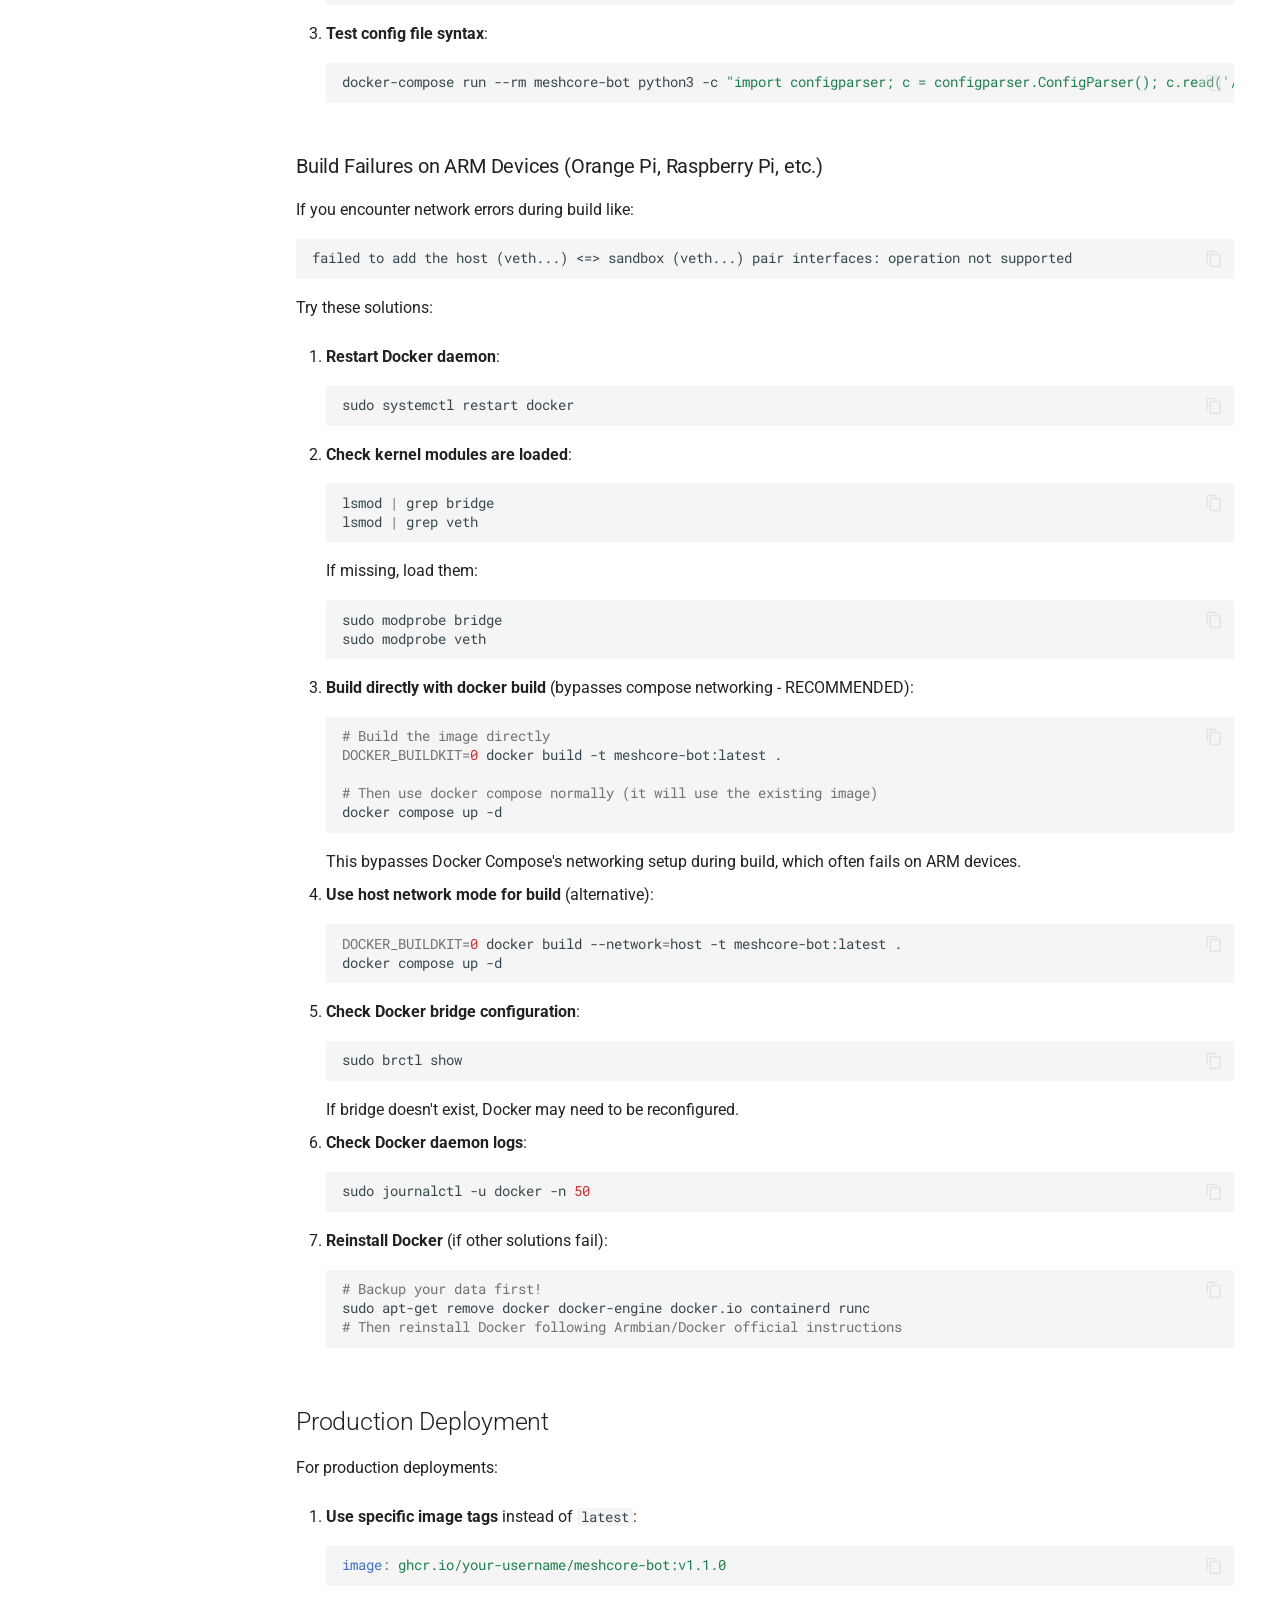
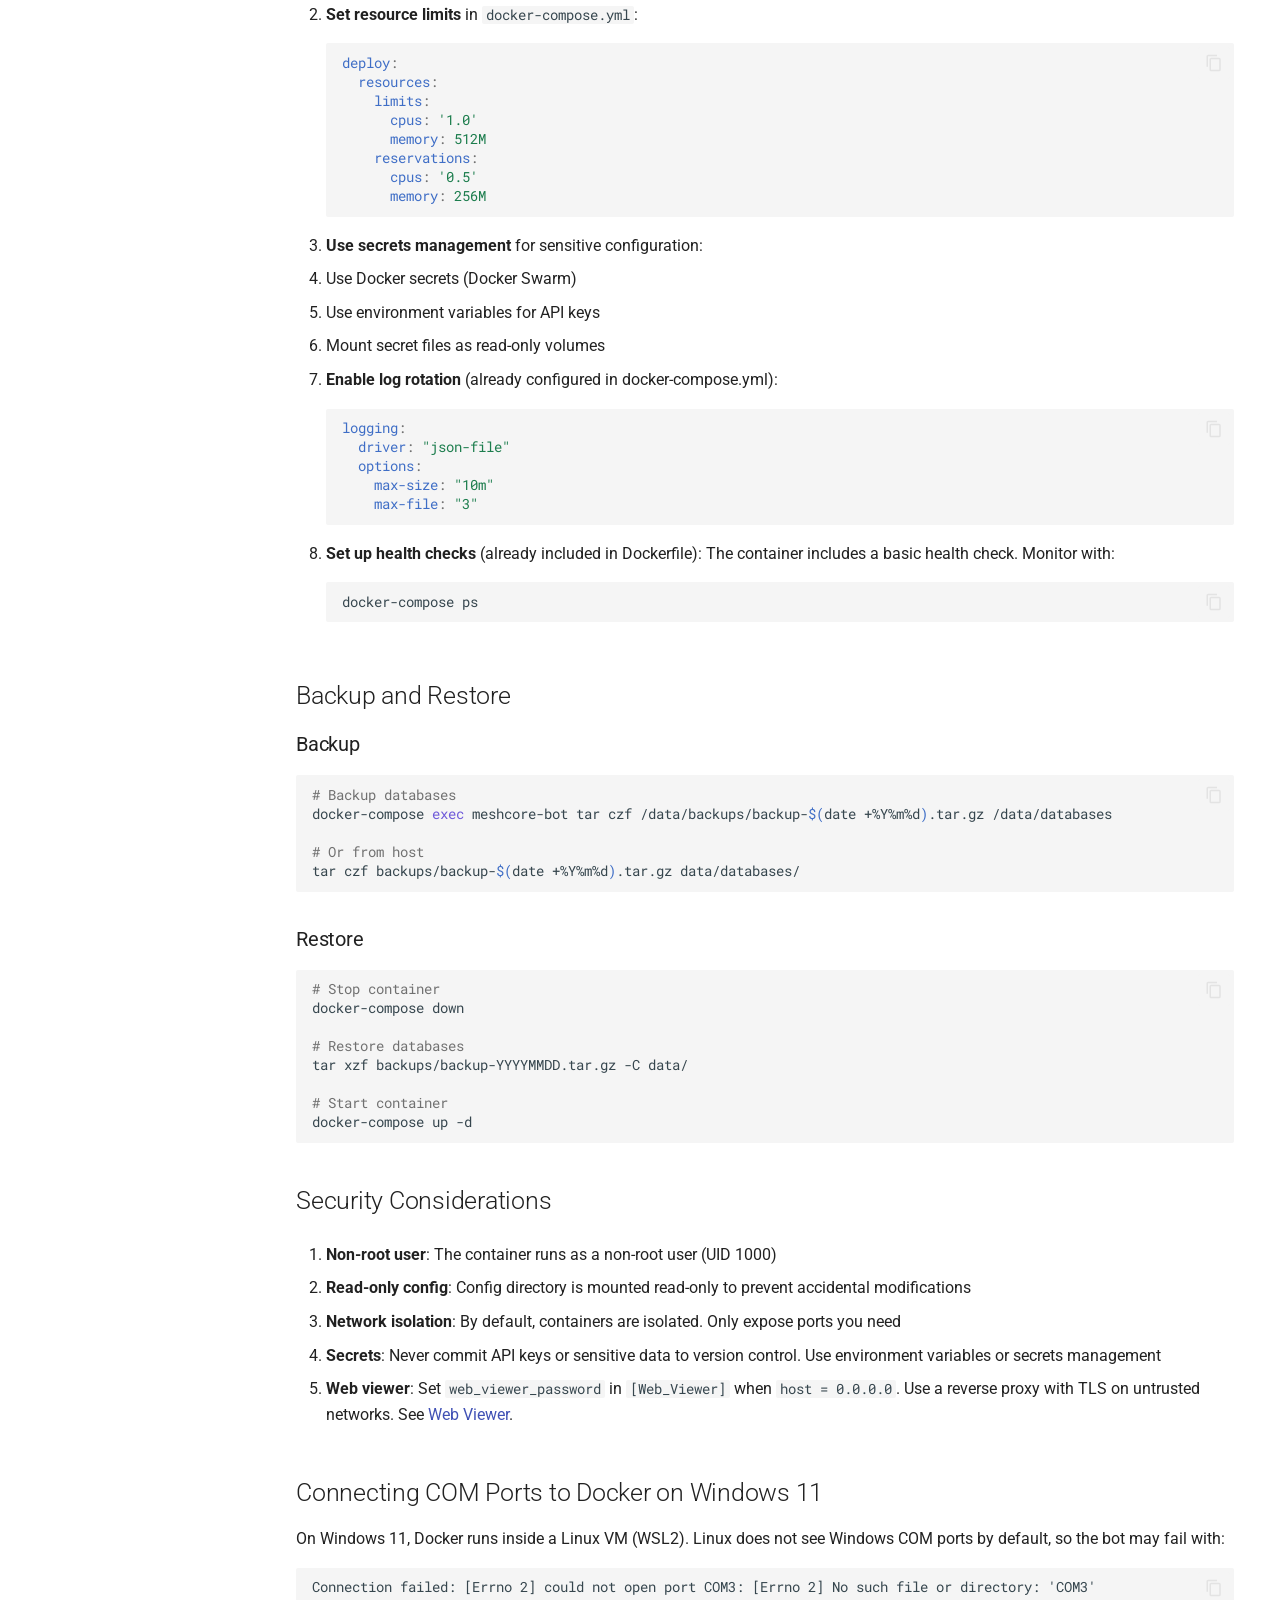
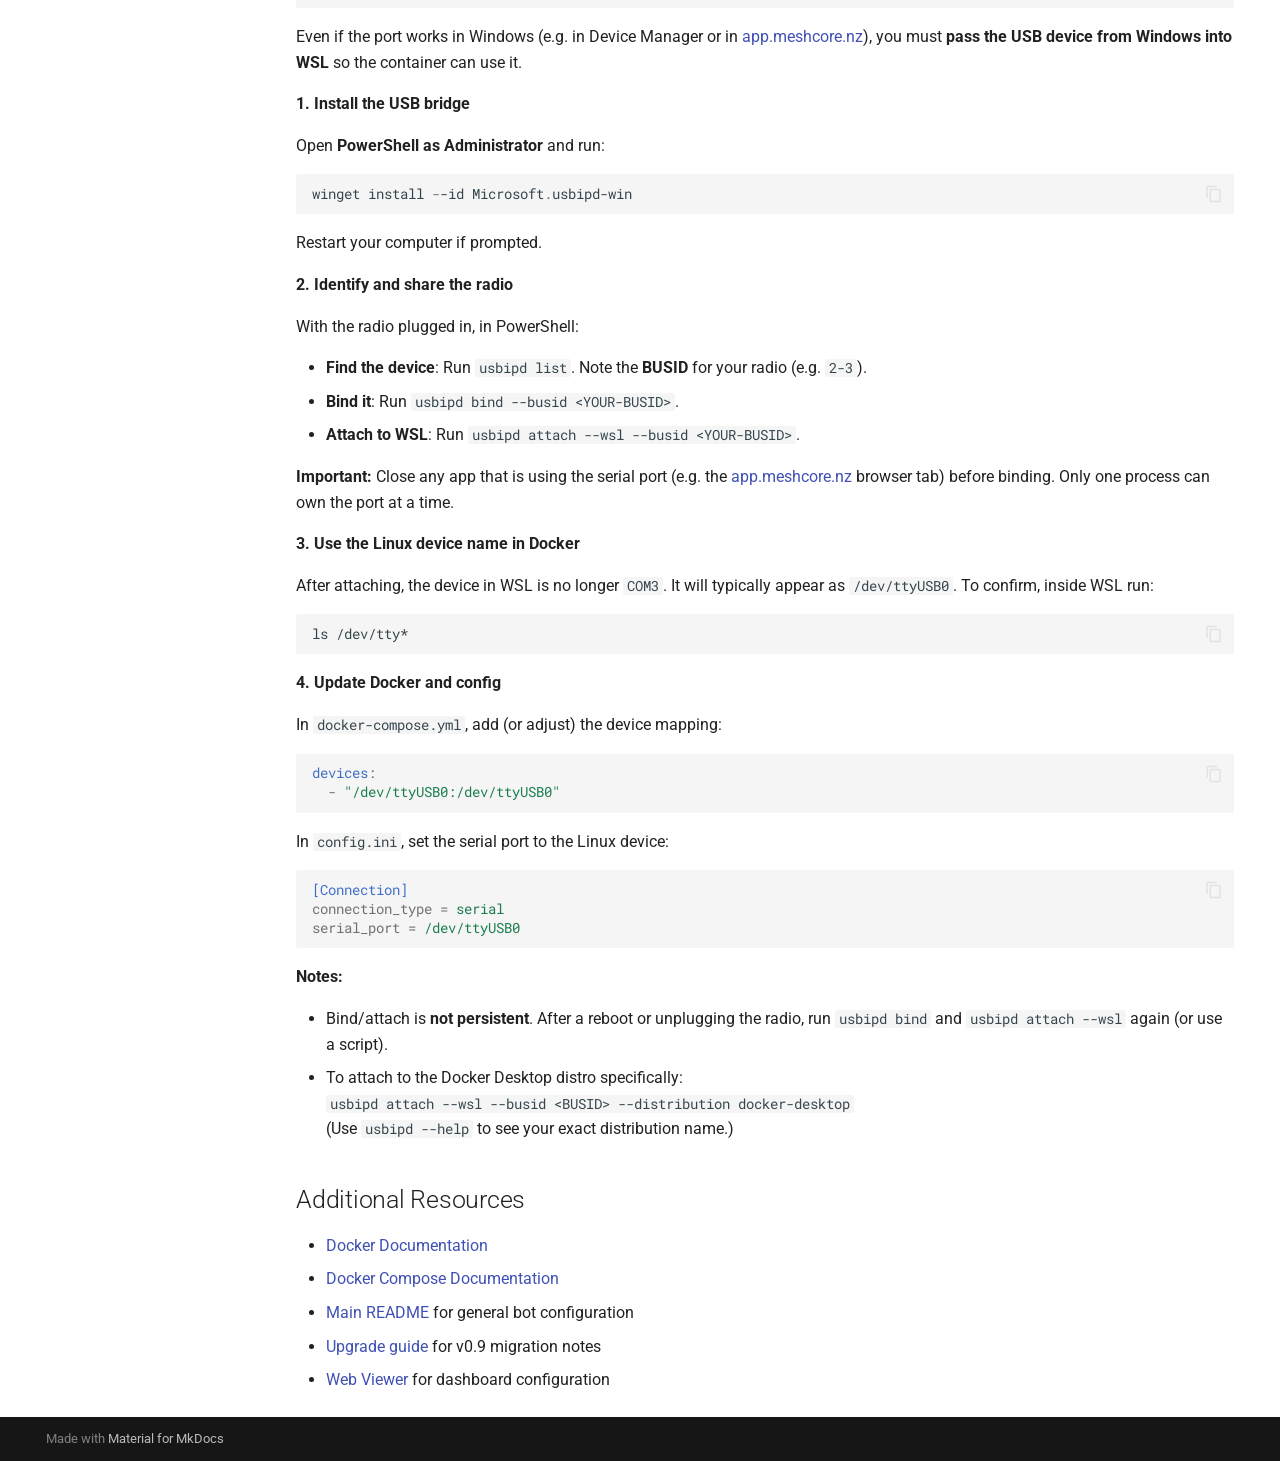
<file: docker/index.html>
<!doctype html>
<html lang="en" class="no-js">
  <head>
    
      <meta charset="utf-8">
      <meta name="viewport" content="width=device-width,initial-scale=1">
      
        <meta name="description" content="Documentation for the MeshCore bot and its services">
      
      
      
        <link rel="canonical" href="https://agessaman.github.io/meshcore-bot/docker/">
      
      
        <link rel="prev" href="../installation/">
      
      
        <link rel="next" href="../service-installation/">
      
      
        
      
      
      <link rel="icon" href="../assets/images/favicon.png">
      <meta name="generator" content="mkdocs-1.6.1, mkdocs-material-9.8.1">
    
    
      
        <title>Docker - Meshcore Bot Documentation</title>
      
    
    
      <link rel="stylesheet" href="../assets/stylesheets/main.57a0d79d.min.css">
      
        
        <link rel="stylesheet" href="../assets/stylesheets/palette.fb2fffe2.min.css">
      
      


    
    
      
    
    
      
        
        
        <link rel="preconnect" href="https://fonts.gstatic.com" crossorigin>
        <link rel="stylesheet" href="https://fonts.googleapis.com/css?family=Roboto:300,300i,400,400i,700,700i%7CRoboto+Mono:400,400i,700,700i&display=fallback">
        <style>:root{--md-text-font:"Roboto";--md-code-font:"Roboto Mono"}</style>
      
    
    
    <script>__md_scope=new URL("..",location),__md_hash=e=>[...e].reduce(((e,_)=>(e<<5)-e+_.charCodeAt(0)),0),__md_get=(e,_=localStorage,t=__md_scope)=>JSON.parse(_.getItem(t.pathname+"."+e)),__md_set=(e,_,t=localStorage,a=__md_scope)=>{try{t.setItem(a.pathname+"."+e,JSON.stringify(_))}catch(e){}}</script>
    
      

    
    
  </head>
  
  
    
    
      
    
    
    
    
    <body dir="ltr" data-md-color-scheme="default" data-md-color-primary="indigo" data-md-color-accent="cyan">
  
    
    <input class="md-toggle" data-md-toggle="drawer" type="checkbox" id="__drawer" autocomplete="off">
    <input class="md-toggle" data-md-toggle="search" type="checkbox" id="__search" autocomplete="off">
    <label class="md-overlay" for="__drawer"></label>
    <div data-md-component="skip">
      
        
        <a href="#docker-deployment-guide" class="md-skip">
          Skip to content
        </a>
      
    </div>
    <div data-md-component="announce">
      
    </div>
    
    
      

<header class="md-header" data-md-component="header">
  <nav class="md-header__inner md-grid" aria-label="Header">
    <a href=".." title="Meshcore Bot Documentation" class="md-header__button md-logo" aria-label="Meshcore Bot Documentation" data-md-component="logo">
      
  
  <svg xmlns="http://www.w3.org/2000/svg" viewBox="0 0 24 24"><path d="M12 8a3 3 0 0 0 3-3 3 3 0 0 0-3-3 3 3 0 0 0-3 3 3 3 0 0 0 3 3m0 3.54C9.64 9.35 6.5 8 3 8v11c3.5 0 6.64 1.35 9 3.54 2.36-2.19 5.5-3.54 9-3.54V8c-3.5 0-6.64 1.35-9 3.54"/></svg>

    </a>
    <label class="md-header__button md-icon" for="__drawer">
      
      <svg xmlns="http://www.w3.org/2000/svg" viewBox="0 0 24 24"><path d="M3 6h18v2H3zm0 5h18v2H3zm0 5h18v2H3z"/></svg>
    </label>
    <div class="md-header__title" data-md-component="header-title">
      <div class="md-header__ellipsis">
        <div class="md-header__topic">
          <span class="md-ellipsis">
            Meshcore Bot Documentation
          </span>
        </div>
        <div class="md-header__topic" data-md-component="header-topic">
          <span class="md-ellipsis">
            
              Docker
            
          </span>
        </div>
      </div>
    </div>
    
      
        <form class="md-header__option" data-md-component="palette">
  
    
    
    
    <input class="md-option" data-md-color-media="" data-md-color-scheme="default" data-md-color-primary="indigo" data-md-color-accent="cyan"  aria-label="Switch to dark mode"  type="radio" name="__palette" id="__palette_0">
    
      <label class="md-header__button md-icon" title="Switch to dark mode" for="__palette_1" hidden>
        <svg xmlns="http://www.w3.org/2000/svg" viewBox="0 0 24 24"><path d="M12 8a4 4 0 0 0-4 4 4 4 0 0 0 4 4 4 4 0 0 0 4-4 4 4 0 0 0-4-4m0 10a6 6 0 0 1-6-6 6 6 0 0 1 6-6 6 6 0 0 1 6 6 6 6 0 0 1-6 6m8-9.31V4h-4.69L12 .69 8.69 4H4v4.69L.69 12 4 15.31V20h4.69L12 23.31 15.31 20H20v-4.69L23.31 12z"/></svg>
      </label>
    
  
    
    
    
    <input class="md-option" data-md-color-media="" data-md-color-scheme="slate" data-md-color-primary="indigo" data-md-color-accent="cyan"  aria-label="Switch to light mode"  type="radio" name="__palette" id="__palette_1">
    
      <label class="md-header__button md-icon" title="Switch to light mode" for="__palette_0" hidden>
        <svg xmlns="http://www.w3.org/2000/svg" viewBox="0 0 24 24"><path d="M12 18c-.89 0-1.74-.2-2.5-.55C11.56 16.5 13 14.42 13 12s-1.44-4.5-3.5-5.45C10.26 6.2 11.11 6 12 6a6 6 0 0 1 6 6 6 6 0 0 1-6 6m8-9.31V4h-4.69L12 .69 8.69 4H4v4.69L.69 12 4 15.31V20h4.69L12 23.31 15.31 20H20v-4.69L23.31 12z"/></svg>
      </label>
    
  
</form>
      
    
    
      <script>var palette=__md_get("__palette");if(palette&&palette.color){if("(prefers-color-scheme)"===palette.color.media){var media=matchMedia("(prefers-color-scheme: light)"),input=document.querySelector(media.matches?"[data-md-color-media='(prefers-color-scheme: light)']":"[data-md-color-media='(prefers-color-scheme: dark)']");palette.color.media=input.getAttribute("data-md-color-media"),palette.color.scheme=input.getAttribute("data-md-color-scheme"),palette.color.primary=input.getAttribute("data-md-color-primary"),palette.color.accent=input.getAttribute("data-md-color-accent")}for(var[key,value]of Object.entries(palette.color))document.body.setAttribute("data-md-color-"+key,value)}</script>
    
    
    
      
      
        <label class="md-header__button md-icon" for="__search">
          
          <svg xmlns="http://www.w3.org/2000/svg" viewBox="0 0 24 24"><path d="M9.5 3A6.5 6.5 0 0 1 16 9.5c0 1.61-.59 3.09-1.56 4.23l.27.27h.79l5 5-1.5 1.5-5-5v-.79l-.27-.27A6.52 6.52 0 0 1 9.5 16 6.5 6.5 0 0 1 3 9.5 6.5 6.5 0 0 1 9.5 3m0 2C7 5 5 7 5 9.5S7 14 9.5 14 14 12 14 9.5 12 5 9.5 5"/></svg>
        </label>
        <div class="md-search" data-md-component="search" role="dialog">
  <label class="md-search__overlay" for="__search"></label>
  <div class="md-search__inner" role="search">
    <form class="md-search__form" name="search">
      <input type="text" class="md-search__input" name="query" aria-label="Search" placeholder="Search" autocapitalize="off" autocorrect="off" autocomplete="off" spellcheck="false" data-md-component="search-query" required>
      <label class="md-search__icon md-icon" for="__search">
        
        <svg xmlns="http://www.w3.org/2000/svg" viewBox="0 0 24 24"><path d="M9.5 3A6.5 6.5 0 0 1 16 9.5c0 1.61-.59 3.09-1.56 4.23l.27.27h.79l5 5-1.5 1.5-5-5v-.79l-.27-.27A6.52 6.52 0 0 1 9.5 16 6.5 6.5 0 0 1 3 9.5 6.5 6.5 0 0 1 9.5 3m0 2C7 5 5 7 5 9.5S7 14 9.5 14 14 12 14 9.5 12 5 9.5 5"/></svg>
        
        <svg xmlns="http://www.w3.org/2000/svg" viewBox="0 0 24 24"><path d="M20 11v2H8l5.5 5.5-1.42 1.42L4.16 12l7.92-7.92L13.5 5.5 8 11z"/></svg>
      </label>
      <nav class="md-search__options" aria-label="Search">
        
        <button type="reset" class="md-search__icon md-icon" title="Clear" aria-label="Clear" tabindex="-1">
          
          <svg xmlns="http://www.w3.org/2000/svg" viewBox="0 0 24 24"><path d="M19 6.41 17.59 5 12 10.59 6.41 5 5 6.41 10.59 12 5 17.59 6.41 19 12 13.41 17.59 19 19 17.59 13.41 12z"/></svg>
        </button>
      </nav>
      
    </form>
    <div class="md-search__output">
      <div class="md-search__scrollwrap" tabindex="0" data-md-scrollfix>
        <div class="md-search-result" data-md-component="search-result">
          <div class="md-search-result__meta">
            Initializing search
          </div>
          <ol class="md-search-result__list" role="presentation"></ol>
        </div>
      </div>
    </div>
  </div>
</div>
      
    
    
      <div class="md-header__source">
        <a href="https://github.com/agessaman/meshcore-bot" title="Go to repository" class="md-source" data-md-component="source">
  <div class="md-source__icon md-icon">
    
    <svg xmlns="http://www.w3.org/2000/svg" viewBox="0 0 448 512"><!--! Font Awesome Free 7.1.0 by @fontawesome - https://fontawesome.com License - https://fontawesome.com/license/free (Icons: CC BY 4.0, Fonts: SIL OFL 1.1, Code: MIT License) Copyright 2025 Fonticons, Inc.--><path d="M439.6 236.1 244 40.5c-5.4-5.5-12.8-8.5-20.4-8.5s-15 3-20.4 8.4L162.5 81l51.5 51.5c27.1-9.1 52.7 16.8 43.4 43.7l49.7 49.7c34.2-11.8 61.2 31 35.5 56.7-26.5 26.5-70.2-2.9-56-37.3L240.3 199v121.9c25.3 12.5 22.3 41.8 9.1 55-6.4 6.4-15.2 10.1-24.3 10.1s-17.8-3.6-24.3-10.1c-17.6-17.6-11.1-46.9 11.2-56v-123c-20.8-8.5-24.6-30.7-18.6-45L142.6 101 8.5 235.1C3 240.6 0 247.9 0 255.5s3 15 8.5 20.4l195.6 195.7c5.4 5.4 12.7 8.4 20.4 8.4s15-3 20.4-8.4l194.7-194.7c5.4-5.4 8.4-12.8 8.4-20.4s-3-15-8.4-20.4"/></svg>
  </div>
  <div class="md-source__repository">
    meshcore-bot
  </div>
</a>
      </div>
    
  </nav>
  
</header>
    
    <div class="md-container" data-md-component="container">
      
      
        
          
            
<nav class="md-tabs" aria-label="Tabs" data-md-component="tabs">
  <div class="md-grid">
    <ul class="md-tabs__list">
      
        
  
  
  
  
    <li class="md-tabs__item">
      <a href=".." class="md-tabs__link">
        
  
  
    
  
  Home

      </a>
    </li>
  

      
        
  
  
  
  
    <li class="md-tabs__item">
      <a href="../getting-started/" class="md-tabs__link">
        
  
  
    
  
  Quick Start

      </a>
    </li>
  

      
        
  
  
  
    
  
  
    
    
      <li class="md-tabs__item md-tabs__item--active">
        <a href="../installation/" class="md-tabs__link">
          
  
  
  Installation

        </a>
      </li>
    
  

      
        
  
  
  
  
    
    
      <li class="md-tabs__item">
        <a href="../configuration/" class="md-tabs__link">
          
  
  
  Configuration

        </a>
      </li>
    
  

      
        
  
  
  
  
    <li class="md-tabs__item">
      <a href="../web-viewer/" class="md-tabs__link">
        
  
  
    
  
  Web Viewer

      </a>
    </li>
  

      
        
  
  
  
  
    
    
      <li class="md-tabs__item">
        <a href="../command-reference/" class="md-tabs__link">
          
  
  
  Command Reference

        </a>
      </li>
    
  

      
        
  
  
  
  
    
    
      <li class="md-tabs__item">
        <a href="../service-plugins/" class="md-tabs__link">
          
  
  
  Service Plugins

        </a>
      </li>
    
  

      
        
  
  
  
  
    <li class="md-tabs__item">
      <a href="../faq/" class="md-tabs__link">
        
  
  
    
  
  FAQ

      </a>
    </li>
  

      
        
  
  
  
  
    <li class="md-tabs__item">
      <a href="../upgrade/" class="md-tabs__link">
        
  
  
    
  
  Upgrade

      </a>
    </li>
  

      
        
  
  
  
  
    
    
      <li class="md-tabs__item">
        <a href="../solar-conditions-provenance/" class="md-tabs__link">
          
  
  
  Project

        </a>
      </li>
    
  

      
    </ul>
  </div>
</nav>
          
        
      
      <main class="md-main" data-md-component="main">
        <div class="md-main__inner md-grid">
          
            
              
              <div class="md-sidebar md-sidebar--primary" data-md-component="sidebar" data-md-type="navigation" >
                <div class="md-sidebar__scrollwrap">
                  <div class="md-sidebar__inner">
                    


  


  

<nav class="md-nav md-nav--primary md-nav--lifted md-nav--integrated" aria-label="Navigation" data-md-level="0">
  <label class="md-nav__title" for="__drawer">
    <a href=".." title="Meshcore Bot Documentation" class="md-nav__button md-logo" aria-label="Meshcore Bot Documentation" data-md-component="logo">
      
  
  <svg xmlns="http://www.w3.org/2000/svg" viewBox="0 0 24 24"><path d="M12 8a3 3 0 0 0 3-3 3 3 0 0 0-3-3 3 3 0 0 0-3 3 3 3 0 0 0 3 3m0 3.54C9.64 9.35 6.5 8 3 8v11c3.5 0 6.64 1.35 9 3.54 2.36-2.19 5.5-3.54 9-3.54V8c-3.5 0-6.64 1.35-9 3.54"/></svg>

    </a>
    Meshcore Bot Documentation
  </label>
  
    <div class="md-nav__source">
      <a href="https://github.com/agessaman/meshcore-bot" title="Go to repository" class="md-source" data-md-component="source">
  <div class="md-source__icon md-icon">
    
    <svg xmlns="http://www.w3.org/2000/svg" viewBox="0 0 448 512"><!--! Font Awesome Free 7.1.0 by @fontawesome - https://fontawesome.com License - https://fontawesome.com/license/free (Icons: CC BY 4.0, Fonts: SIL OFL 1.1, Code: MIT License) Copyright 2025 Fonticons, Inc.--><path d="M439.6 236.1 244 40.5c-5.4-5.5-12.8-8.5-20.4-8.5s-15 3-20.4 8.4L162.5 81l51.5 51.5c27.1-9.1 52.7 16.8 43.4 43.7l49.7 49.7c34.2-11.8 61.2 31 35.5 56.7-26.5 26.5-70.2-2.9-56-37.3L240.3 199v121.9c25.3 12.5 22.3 41.8 9.1 55-6.4 6.4-15.2 10.1-24.3 10.1s-17.8-3.6-24.3-10.1c-17.6-17.6-11.1-46.9 11.2-56v-123c-20.8-8.5-24.6-30.7-18.6-45L142.6 101 8.5 235.1C3 240.6 0 247.9 0 255.5s3 15 8.5 20.4l195.6 195.7c5.4 5.4 12.7 8.4 20.4 8.4s15-3 20.4-8.4l194.7-194.7c5.4-5.4 8.4-12.8 8.4-20.4s-3-15-8.4-20.4"/></svg>
  </div>
  <div class="md-source__repository">
    meshcore-bot
  </div>
</a>
    </div>
  
  <ul class="md-nav__list" data-md-scrollfix>
    
      
      
  
  
  
  
    <li class="md-nav__item">
      <a href=".." class="md-nav__link">
        
  
  
  <span class="md-ellipsis">
    
  
    Home
  

    
  </span>
  
  

      </a>
    </li>
  

    
      
      
  
  
  
  
    <li class="md-nav__item">
      <a href="../getting-started/" class="md-nav__link">
        
  
  
  <span class="md-ellipsis">
    
  
    Quick Start
  

    
  </span>
  
  

      </a>
    </li>
  

    
      
      
  
  
    
  
  
  
    
    
    
    
      
        
        
      
      
        
      
    
    
    <li class="md-nav__item md-nav__item--active md-nav__item--section md-nav__item--nested">
      
        
        
        <input class="md-nav__toggle md-toggle " type="checkbox" id="__nav_3" checked>
        
          
          <label class="md-nav__link" for="__nav_3" id="__nav_3_label" tabindex="">
            
  
  
  <span class="md-ellipsis">
    
  
    Installation
  

    
  </span>
  
  

            <span class="md-nav__icon md-icon"></span>
          </label>
        
        <nav class="md-nav" data-md-level="1" aria-labelledby="__nav_3_label" aria-expanded="true">
          <label class="md-nav__title" for="__nav_3">
            <span class="md-nav__icon md-icon"></span>
            
  
    Installation
  

          </label>
          <ul class="md-nav__list" data-md-scrollfix>
            
              
                
  
  
  
  
    <li class="md-nav__item">
      <a href="../installation/" class="md-nav__link">
        
  
  
  <span class="md-ellipsis">
    
  
    Overview
  

    
  </span>
  
  

      </a>
    </li>
  

              
            
              
                
  
  
    
  
  
  
    <li class="md-nav__item md-nav__item--active">
      
      <input class="md-nav__toggle md-toggle" type="checkbox" id="__toc">
      
      
        
      
      
        <label class="md-nav__link md-nav__link--active" for="__toc">
          
  
  
  <span class="md-ellipsis">
    
  
    Docker
  

    
  </span>
  
  

          <span class="md-nav__icon md-icon"></span>
        </label>
      
      <a href="./" class="md-nav__link md-nav__link--active">
        
  
  
  <span class="md-ellipsis">
    
  
    Docker
  

    
  </span>
  
  

      </a>
      
        

<nav class="md-nav md-nav--secondary" aria-label="Table of contents">
  
  
  
    
  
  
    <label class="md-nav__title" for="__toc">
      <span class="md-nav__icon md-icon"></span>
      Table of contents
    </label>
    <ul class="md-nav__list" data-md-component="toc" data-md-scrollfix>
      
        <li class="md-nav__item">
  <a href="#prerequisites" class="md-nav__link">
    <span class="md-ellipsis">
      
        Prerequisites
      
    </span>
  </a>
  
</li>
      
        <li class="md-nav__item">
  <a href="#quick-start" class="md-nav__link">
    <span class="md-ellipsis">
      
        Quick Start
      
    </span>
  </a>
  
</li>
      
        <li class="md-nav__item">
  <a href="#configuration" class="md-nav__link">
    <span class="md-ellipsis">
      
        Configuration
      
    </span>
  </a>
  
    <nav class="md-nav" aria-label="Configuration">
      <ul class="md-nav__list">
        
          <li class="md-nav__item">
  <a href="#volume-mappings" class="md-nav__link">
    <span class="md-ellipsis">
      
        Volume Mappings
      
    </span>
  </a>
  
</li>
        
          <li class="md-nav__item">
  <a href="#serial-port-access" class="md-nav__link">
    <span class="md-ellipsis">
      
        Serial Port Access
      
    </span>
  </a>
  
</li>
        
          <li class="md-nav__item">
  <a href="#web-viewer-port" class="md-nav__link">
    <span class="md-ellipsis">
      
        Web Viewer Port
      
    </span>
  </a>
  
</li>
        
      </ul>
    </nav>
  
</li>
      
        <li class="md-nav__item">
  <a href="#building-the-image" class="md-nav__link">
    <span class="md-ellipsis">
      
        Building the Image
      
    </span>
  </a>
  
    <nav class="md-nav" aria-label="Building the Image">
      <ul class="md-nav__list">
        
          <li class="md-nav__item">
  <a href="#using-docker-compose" class="md-nav__link">
    <span class="md-ellipsis">
      
        Using Docker Compose
      
    </span>
  </a>
  
</li>
        
          <li class="md-nav__item">
  <a href="#using-docker-directly" class="md-nav__link">
    <span class="md-ellipsis">
      
        Using Docker directly
      
    </span>
  </a>
  
</li>
        
      </ul>
    </nav>
  
</li>
      
        <li class="md-nav__item">
  <a href="#running-the-container" class="md-nav__link">
    <span class="md-ellipsis">
      
        Running the Container
      
    </span>
  </a>
  
    <nav class="md-nav" aria-label="Running the Container">
      <ul class="md-nav__list">
        
          <li class="md-nav__item">
  <a href="#start-in-background" class="md-nav__link">
    <span class="md-ellipsis">
      
        Start in background
      
    </span>
  </a>
  
</li>
        
          <li class="md-nav__item">
  <a href="#start-in-foreground-see-logs" class="md-nav__link">
    <span class="md-ellipsis">
      
        Start in foreground (see logs)
      
    </span>
  </a>
  
</li>
        
          <li class="md-nav__item">
  <a href="#stop-the-container" class="md-nav__link">
    <span class="md-ellipsis">
      
        Stop the container
      
    </span>
  </a>
  
</li>
        
          <li class="md-nav__item">
  <a href="#restart-the-container" class="md-nav__link">
    <span class="md-ellipsis">
      
        Restart the container
      
    </span>
  </a>
  
</li>
        
      </ul>
    </nav>
  
</li>
      
        <li class="md-nav__item">
  <a href="#managing-the-container" class="md-nav__link">
    <span class="md-ellipsis">
      
        Managing the Container
      
    </span>
  </a>
  
    <nav class="md-nav" aria-label="Managing the Container">
      <ul class="md-nav__list">
        
          <li class="md-nav__item">
  <a href="#view-logs" class="md-nav__link">
    <span class="md-ellipsis">
      
        View logs
      
    </span>
  </a>
  
</li>
        
          <li class="md-nav__item">
  <a href="#execute-commands-in-container" class="md-nav__link">
    <span class="md-ellipsis">
      
        Execute commands in container
      
    </span>
  </a>
  
</li>
        
          <li class="md-nav__item">
  <a href="#update-the-container" class="md-nav__link">
    <span class="md-ellipsis">
      
        Update the container
      
    </span>
  </a>
  
</li>
        
      </ul>
    </nav>
  
</li>
      
        <li class="md-nav__item">
  <a href="#using-pre-built-images" class="md-nav__link">
    <span class="md-ellipsis">
      
        Using Pre-built Images
      
    </span>
  </a>
  
</li>
      
        <li class="md-nav__item">
  <a href="#multi-architecture-images" class="md-nav__link">
    <span class="md-ellipsis">
      
        Multi-architecture images
      
    </span>
  </a>
  
</li>
      
        <li class="md-nav__item">
  <a href="#troubleshooting" class="md-nav__link">
    <span class="md-ellipsis">
      
        Troubleshooting
      
    </span>
  </a>
  
    <nav class="md-nav" aria-label="Troubleshooting">
      <ul class="md-nav__list">
        
          <li class="md-nav__item">
  <a href="#permission-issues" class="md-nav__link">
    <span class="md-ellipsis">
      
        Permission Issues
      
    </span>
  </a>
  
</li>
        
          <li class="md-nav__item">
  <a href="#serial-port-permission-denied" class="md-nav__link">
    <span class="md-ellipsis">
      
        Serial Port Permission Denied
      
    </span>
  </a>
  
</li>
        
          <li class="md-nav__item">
  <a href="#serial-port-not-found" class="md-nav__link">
    <span class="md-ellipsis">
      
        Serial Port Not Found
      
    </span>
  </a>
  
</li>
        
          <li class="md-nav__item">
  <a href="#database-locked-errors" class="md-nav__link">
    <span class="md-ellipsis">
      
        Database Locked Errors
      
    </span>
  </a>
  
</li>
        
          <li class="md-nav__item">
  <a href="#container-wont-start" class="md-nav__link">
    <span class="md-ellipsis">
      
        Container Won't Start
      
    </span>
  </a>
  
</li>
        
          <li class="md-nav__item">
  <a href="#build-failures-on-arm-devices-orange-pi-raspberry-pi-etc" class="md-nav__link">
    <span class="md-ellipsis">
      
        Build Failures on ARM Devices (Orange Pi, Raspberry Pi, etc.)
      
    </span>
  </a>
  
</li>
        
      </ul>
    </nav>
  
</li>
      
        <li class="md-nav__item">
  <a href="#production-deployment" class="md-nav__link">
    <span class="md-ellipsis">
      
        Production Deployment
      
    </span>
  </a>
  
</li>
      
        <li class="md-nav__item">
  <a href="#backup-and-restore" class="md-nav__link">
    <span class="md-ellipsis">
      
        Backup and Restore
      
    </span>
  </a>
  
    <nav class="md-nav" aria-label="Backup and Restore">
      <ul class="md-nav__list">
        
          <li class="md-nav__item">
  <a href="#backup" class="md-nav__link">
    <span class="md-ellipsis">
      
        Backup
      
    </span>
  </a>
  
</li>
        
          <li class="md-nav__item">
  <a href="#restore" class="md-nav__link">
    <span class="md-ellipsis">
      
        Restore
      
    </span>
  </a>
  
</li>
        
      </ul>
    </nav>
  
</li>
      
        <li class="md-nav__item">
  <a href="#security-considerations" class="md-nav__link">
    <span class="md-ellipsis">
      
        Security Considerations
      
    </span>
  </a>
  
</li>
      
        <li class="md-nav__item">
  <a href="#connecting-com-ports-to-docker-on-windows-11" class="md-nav__link">
    <span class="md-ellipsis">
      
        Connecting COM Ports to Docker on Windows 11
      
    </span>
  </a>
  
</li>
      
        <li class="md-nav__item">
  <a href="#additional-resources" class="md-nav__link">
    <span class="md-ellipsis">
      
        Additional Resources
      
    </span>
  </a>
  
</li>
      
    </ul>
  
</nav>
      
    </li>
  

              
            
              
                
  
  
  
  
    <li class="md-nav__item">
      <a href="../service-installation/" class="md-nav__link">
        
  
  
  <span class="md-ellipsis">
    
  
    Service
  

    
  </span>
  
  

      </a>
    </li>
  

              
            
          </ul>
        </nav>
      
    </li>
  

    
      
      
  
  
  
  
    
    
    
    
      
      
        
      
    
    
    <li class="md-nav__item md-nav__item--nested">
      
        
        
        <input class="md-nav__toggle md-toggle " type="checkbox" id="__nav_4" >
        
          
          <label class="md-nav__link" for="__nav_4" id="__nav_4_label" tabindex="0">
            
  
  
  <span class="md-ellipsis">
    
  
    Configuration
  

    
  </span>
  
  

            <span class="md-nav__icon md-icon"></span>
          </label>
        
        <nav class="md-nav" data-md-level="1" aria-labelledby="__nav_4_label" aria-expanded="false">
          <label class="md-nav__title" for="__nav_4">
            <span class="md-nav__icon md-icon"></span>
            
  
    Configuration
  

          </label>
          <ul class="md-nav__list" data-md-scrollfix>
            
              
                
  
  
  
  
    <li class="md-nav__item">
      <a href="../configuration/" class="md-nav__link">
        
  
  
  <span class="md-ellipsis">
    
  
    Overview
  

    
  </span>
  
  

      </a>
    </li>
  

              
            
              
                
  
  
  
  
    <li class="md-nav__item">
      <a href="../data-retention/" class="md-nav__link">
        
  
  
  <span class="md-ellipsis">
    
  
    Data retention
  

    
  </span>
  
  

      </a>
    </li>
  

              
            
              
                
  
  
  
  
    <li class="md-nav__item">
      <a href="../local-plugins/" class="md-nav__link">
        
  
  
  <span class="md-ellipsis">
    
  
    Local plugins and services
  

    
  </span>
  
  

      </a>
    </li>
  

              
            
              
                
  
  
  
  
    <li class="md-nav__item">
      <a href="../checkin-api/" class="md-nav__link">
        
  
  
  <span class="md-ellipsis">
    
  
    Check-in API
  

    
  </span>
  
  

      </a>
    </li>
  

              
            
              
                
  
  
  
  
    <li class="md-nav__item">
      <a href="../path-command-config/" class="md-nav__link">
        
  
  
  <span class="md-ellipsis">
    
  
    Path Command
  

    
  </span>
  
  

      </a>
    </li>
  

              
            
              
                
  
  
  
  
    <li class="md-nav__item">
      <a href="../config-validation/" class="md-nav__link">
        
  
  
  <span class="md-ellipsis">
    
  
    Config validation
  

    
  </span>
  
  

      </a>
    </li>
  

              
            
              
                
  
  
  
  
    <li class="md-nav__item">
      <a href="../region-warnings/" class="md-nav__link">
        
  
  
  <span class="md-ellipsis">
    
  
    Region warnings
  

    
  </span>
  
  

      </a>
    </li>
  

              
            
          </ul>
        </nav>
      
    </li>
  

    
      
      
  
  
  
  
    <li class="md-nav__item">
      <a href="../web-viewer/" class="md-nav__link">
        
  
  
  <span class="md-ellipsis">
    
  
    Web Viewer
  

    
  </span>
  
  

      </a>
    </li>
  

    
      
      
  
  
  
  
    
    
    
    
      
      
        
      
    
    
    <li class="md-nav__item md-nav__item--nested">
      
        
        
        <input class="md-nav__toggle md-toggle " type="checkbox" id="__nav_6" >
        
          
          <label class="md-nav__link" for="__nav_6" id="__nav_6_label" tabindex="0">
            
  
  
  <span class="md-ellipsis">
    
  
    Command Reference
  

    
  </span>
  
  

            <span class="md-nav__icon md-icon"></span>
          </label>
        
        <nav class="md-nav" data-md-level="1" aria-labelledby="__nav_6_label" aria-expanded="false">
          <label class="md-nav__title" for="__nav_6">
            <span class="md-nav__icon md-icon"></span>
            
  
    Command Reference
  

          </label>
          <ul class="md-nav__list" data-md-scrollfix>
            
              
                
  
  
  
  
    <li class="md-nav__item">
      <a href="../command-reference/" class="md-nav__link">
        
  
  
  <span class="md-ellipsis">
    
  
    Overview
  

    
  </span>
  
  

      </a>
    </li>
  

              
            
              
                
  
  
  
  
    <li class="md-nav__item">
      <a href="../repeater-commands/" class="md-nav__link">
        
  
  
  <span class="md-ellipsis">
    
  
    Repeater Commands
  

    
  </span>
  
  

      </a>
    </li>
  

              
            
              
                
  
  
  
  
    <li class="md-nav__item">
      <a href="../command-reference-website/" class="md-nav__link">
        
  
  
  <span class="md-ellipsis">
    
  
    Custom Command Website
  

    
  </span>
  
  

      </a>
    </li>
  

              
            
              
                
  
  
  
  
    <li class="md-nav__item">
      <a href="../develop-command-scripts/" class="md-nav__link">
        
  
  
  <span class="md-ellipsis">
    
  
    Developing Commands
  

    
  </span>
  
  

      </a>
    </li>
  

              
            
          </ul>
        </nav>
      
    </li>
  

    
      
      
  
  
  
  
    
    
    
    
      
      
        
      
    
    
    <li class="md-nav__item md-nav__item--nested">
      
        
        
        <input class="md-nav__toggle md-toggle " type="checkbox" id="__nav_7" >
        
          
          <label class="md-nav__link" for="__nav_7" id="__nav_7_label" tabindex="0">
            
  
  
  <span class="md-ellipsis">
    
  
    Service Plugins
  

    
  </span>
  
  

            <span class="md-nav__icon md-icon"></span>
          </label>
        
        <nav class="md-nav" data-md-level="1" aria-labelledby="__nav_7_label" aria-expanded="false">
          <label class="md-nav__title" for="__nav_7">
            <span class="md-nav__icon md-icon"></span>
            
  
    Service Plugins
  

          </label>
          <ul class="md-nav__list" data-md-scrollfix>
            
              
                
  
  
  
  
    <li class="md-nav__item">
      <a href="../service-plugins/" class="md-nav__link">
        
  
  
  <span class="md-ellipsis">
    
  
    Overview
  

    
  </span>
  
  

      </a>
    </li>
  

              
            
              
                
  
  
  
  
    <li class="md-nav__item">
      <a href="../discord-bridge/" class="md-nav__link">
        
  
  
  <span class="md-ellipsis">
    
  
    Discord Bridge
  

    
  </span>
  
  

      </a>
    </li>
  

              
            
              
                
  
  
  
  
    <li class="md-nav__item">
      <a href="../telegram-bridge/" class="md-nav__link">
        
  
  
  <span class="md-ellipsis">
    
  
    Telegram Bridge
  

    
  </span>
  
  

      </a>
    </li>
  

              
            
              
                
  
  
  
  
    <li class="md-nav__item">
      <a href="../packet-capture/" class="md-nav__link">
        
  
  
  <span class="md-ellipsis">
    
  
    Packet Capture
  

    
  </span>
  
  

      </a>
    </li>
  

              
            
              
                
  
  
  
  
    <li class="md-nav__item">
      <a href="../map-uploader/" class="md-nav__link">
        
  
  
  <span class="md-ellipsis">
    
  
    Map Uploader
  

    
  </span>
  
  

      </a>
    </li>
  

              
            
              
                
  
  
  
  
    <li class="md-nav__item">
      <a href="../weather-service/" class="md-nav__link">
        
  
  
  <span class="md-ellipsis">
    
  
    Weather Service
  

    
  </span>
  
  

      </a>
    </li>
  

              
            
              
                
  
  
  
  
    <li class="md-nav__item">
      <a href="../earthquake-service/" class="md-nav__link">
        
  
  
  <span class="md-ellipsis">
    
  
    Earthquake Service
  

    
  </span>
  
  

      </a>
    </li>
  

              
            
              
                
  
  
  
  
    <li class="md-nav__item">
      <a href="../repeater-prefix-collision-service/" class="md-nav__link">
        
  
  
  <span class="md-ellipsis">
    
  
    Repeater Prefix Collision
  

    
  </span>
  
  

      </a>
    </li>
  

              
            
              
                
  
  
  
  
    <li class="md-nav__item">
      <a href="../worldcup/" class="md-nav__link">
        
  
  
  <span class="md-ellipsis">
    
  
    World Cup
  

    
  </span>
  
  

      </a>
    </li>
  

              
            
              
                
  
  
  
  
    <li class="md-nav__item">
      <a href="../FEEDS/" class="md-nav__link">
        
  
  
  <span class="md-ellipsis">
    
  
    Feed Management
  

    
  </span>
  
  

      </a>
    </li>
  

              
            
          </ul>
        </nav>
      
    </li>
  

    
      
      
  
  
  
  
    <li class="md-nav__item">
      <a href="../faq/" class="md-nav__link">
        
  
  
  <span class="md-ellipsis">
    
  
    FAQ
  

    
  </span>
  
  

      </a>
    </li>
  

    
      
      
  
  
  
  
    <li class="md-nav__item">
      <a href="../upgrade/" class="md-nav__link">
        
  
  
  <span class="md-ellipsis">
    
  
    Upgrade
  

    
  </span>
  
  

      </a>
    </li>
  

    
      
      
  
  
  
  
    
    
    
    
      
      
        
      
    
    
    <li class="md-nav__item md-nav__item--nested">
      
        
        
        <input class="md-nav__toggle md-toggle " type="checkbox" id="__nav_10" >
        
          
          <label class="md-nav__link" for="__nav_10" id="__nav_10_label" tabindex="0">
            
  
  
  <span class="md-ellipsis">
    
  
    Project
  

    
  </span>
  
  

            <span class="md-nav__icon md-icon"></span>
          </label>
        
        <nav class="md-nav" data-md-level="1" aria-labelledby="__nav_10_label" aria-expanded="false">
          <label class="md-nav__title" for="__nav_10">
            <span class="md-nav__icon md-icon"></span>
            
  
    Project
  

          </label>
          <ul class="md-nav__list" data-md-scrollfix>
            
              
                
  
  
  
  
    <li class="md-nav__item">
      <a href="../solar-conditions-provenance/" class="md-nav__link">
        
  
  
  <span class="md-ellipsis">
    
  
    Solar conditions provenance
  

    
  </span>
  
  

      </a>
    </li>
  

              
            
          </ul>
        </nav>
      
    </li>
  

    
  </ul>
</nav>
                  </div>
                </div>
              </div>
            
            
          
          
            <div class="md-content" data-md-component="content">
              
              <article class="md-content__inner md-typeset">
                
                  


  
  


<h1 id="docker-deployment-guide">Docker Deployment Guide</h1>
<p>This guide explains how to deploy meshcore-bot using Docker and Docker Compose.</p>
<h2 id="prerequisites">Prerequisites</h2>
<ul>
<li>Docker Engine 20.10+ or Docker Desktop</li>
<li>Docker Compose 2.0+ (included with Docker Desktop)</li>
</ul>
<h2 id="quick-start">Quick Start</h2>
<ol>
<li>
<p><strong>Clone the repository</strong> (if you haven't already):
   <div class="highlight"><pre><span></span><code><a id="__codelineno-0-1" name="__codelineno-0-1" href="#__codelineno-0-1"></a>git<span class="w"> </span>clone<span class="w"> </span>&lt;repository-url&gt;
<a id="__codelineno-0-2" name="__codelineno-0-2" href="#__codelineno-0-2"></a><span class="nb">cd</span><span class="w"> </span>meshcore-bot
</code></pre></div></p>
</li>
<li>
<p><strong>Run the setup script</strong> (recommended):
   <div class="highlight"><pre><span></span><code><a id="__codelineno-1-1" name="__codelineno-1-1" href="#__codelineno-1-1"></a>./docker-setup.sh
</code></pre></div></p>
</li>
</ol>
<p>This will create the necessary directories and copy the example config file.</p>
<p><strong>Or manually:</strong>
   <div class="highlight"><pre><span></span><code><a id="__codelineno-2-1" name="__codelineno-2-1" href="#__codelineno-2-1"></a>mkdir<span class="w"> </span>-p<span class="w"> </span>data/<span class="o">{</span>config,databases,logs,backups<span class="o">}</span>
<a id="__codelineno-2-2" name="__codelineno-2-2" href="#__codelineno-2-2"></a>cp<span class="w"> </span>config.ini.example<span class="w"> </span>data/config/config.ini
</code></pre></div></p>
<ol>
<li>
<p><strong>Edit configuration file</strong>:
   <div class="highlight"><pre><span></span><code><a id="__codelineno-3-1" name="__codelineno-3-1" href="#__codelineno-3-1"></a><span class="c1"># Edit data/config/config.ini with your settings</span>
<a id="__codelineno-3-2" name="__codelineno-3-2" href="#__codelineno-3-2"></a>nano<span class="w"> </span>data/config/config.ini<span class="w">  </span><span class="c1"># or your preferred editor</span>
</code></pre></div></p>
</li>
<li>
<p><strong>Update database paths in config.ini</strong>:
   The setup script (<code>./docker-setup.sh</code>) will automatically update these paths, but you can also set them manually:
   <div class="highlight"><pre><span></span><code><a id="__codelineno-4-1" name="__codelineno-4-1" href="#__codelineno-4-1"></a><span class="k">[Bot]</span>
<a id="__codelineno-4-2" name="__codelineno-4-2" href="#__codelineno-4-2"></a><span class="na">db_path</span><span class="w"> </span><span class="o">=</span><span class="w"> </span><span class="s">/data/databases/meshcore_bot.db</span>
<a id="__codelineno-4-3" name="__codelineno-4-3" href="#__codelineno-4-3"></a>
<a id="__codelineno-4-4" name="__codelineno-4-4" href="#__codelineno-4-4"></a><span class="k">[Web_Viewer]</span>
<a id="__codelineno-4-5" name="__codelineno-4-5" href="#__codelineno-4-5"></a><span class="na">db_path</span><span class="w"> </span><span class="o">=</span><span class="w"> </span><span class="s">/data/databases/meshcore_bot.db</span>
<a id="__codelineno-4-6" name="__codelineno-4-6" href="#__codelineno-4-6"></a>
<a id="__codelineno-4-7" name="__codelineno-4-7" href="#__codelineno-4-7"></a><span class="k">[Logging]</span>
<a id="__codelineno-4-8" name="__codelineno-4-8" href="#__codelineno-4-8"></a><span class="na">log_file</span><span class="w"> </span><span class="o">=</span><span class="w"> </span><span class="s">/data/logs/meshcore_bot.log</span>
</code></pre></div></p>
</li>
</ol>
<p><strong>Important</strong>: The log file path must be absolute (<code>/data/logs/...</code>), not relative. Relative paths will resolve to the config directory which is read-only.</p>
<ol>
<li>
<p><strong>Start the container</strong>:
   <div class="highlight"><pre><span></span><code><a id="__codelineno-5-1" name="__codelineno-5-1" href="#__codelineno-5-1"></a>docker-compose<span class="w"> </span>up<span class="w"> </span>-d
</code></pre></div></p>
</li>
<li>
<p><strong>View logs</strong>:
   <div class="highlight"><pre><span></span><code><a id="__codelineno-6-1" name="__codelineno-6-1" href="#__codelineno-6-1"></a>docker-compose<span class="w"> </span>logs<span class="w"> </span>-f
</code></pre></div></p>
</li>
</ol>
<h2 id="configuration">Configuration</h2>
<h3 id="volume-mappings">Volume Mappings</h3>
<p>The <code>docker-compose.yml</code> file maps the following directories:</p>
<ul>
<li><code>./data/config</code> → <code>/data/config</code> (read-only) - Configuration files</li>
<li><code>./data/databases</code> → <code>/data/databases</code> - SQLite database files</li>
<li><code>./data/logs</code> → <code>/data/logs</code> - Log files</li>
<li><code>./data/backups</code> → <code>/data/backups</code> - Database backups</li>
</ul>
<h3 id="serial-port-access">Serial Port Access</h3>
<p><strong>⚠️ Important: Docker Desktop on macOS does NOT support serial device passthrough.</strong>
If you're using a serial connection, you have several options:</p>
<p><strong>Option 1: Use TCP Connection (Recommended for macOS)</strong>
If your MeshCore device supports TCP/IP (via gateway or bridge), configure it in <code>config.ini</code>:
<div class="highlight"><pre><span></span><code><a id="__codelineno-7-1" name="__codelineno-7-1" href="#__codelineno-7-1"></a><span class="k">[Connection]</span>
<a id="__codelineno-7-2" name="__codelineno-7-2" href="#__codelineno-7-2"></a><span class="na">connection_type</span><span class="w"> </span><span class="o">=</span><span class="w"> </span><span class="s">tcp</span>
<a id="__codelineno-7-3" name="__codelineno-7-3" href="#__codelineno-7-3"></a><span class="na">hostname</span><span class="w"> </span><span class="o">=</span><span class="w"> </span><span class="s">192.168.1.60</span><span class="w">  </span><span class="c1"># Your device's IP or hostname</span>
<a id="__codelineno-7-4" name="__codelineno-7-4" href="#__codelineno-7-4"></a><span class="na">tcp_port</span><span class="w"> </span><span class="o">=</span><span class="w"> </span><span class="s">5000</span>
</code></pre></div>
Then comment out or remove the <code>devices</code> section in <code>docker-compose.yml</code>.</p>
<p><strong>Option 2: Serial-to-TCP Bridge (macOS workaround)</strong>
Use a tool like <code>socat</code> to bridge the serial port to TCP on the host:
<div class="highlight"><pre><span></span><code><a id="__codelineno-8-1" name="__codelineno-8-1" href="#__codelineno-8-1"></a><span class="c1"># On macOS host, create TCP bridge</span>
<a id="__codelineno-8-2" name="__codelineno-8-2" href="#__codelineno-8-2"></a>socat<span class="w"> </span>TCP-LISTEN:5000,reuseaddr,fork<span class="w"> </span>FILE:/dev/cu.usbmodem1101,raw,nonblock,waitlock<span class="o">=</span>/var/run/socat.pid
</code></pre></div>
Then configure the bot to use TCP connection to <code>localhost:5000</code>.</p>
<p><strong>Option 3: Device Mapping (Linux only)</strong>
On Linux, you can map the serial device directly:
<div class="highlight"><pre><span></span><code><a id="__codelineno-9-1" name="__codelineno-9-1" href="#__codelineno-9-1"></a><span class="nt">devices</span><span class="p">:</span>
<a id="__codelineno-9-2" name="__codelineno-9-2" href="#__codelineno-9-2"></a><span class="w">  </span><span class="p p-Indicator">-</span><span class="w"> </span><span class="l l-Scalar l-Scalar-Plain">/dev/ttyUSB0:/dev/ttyUSB0</span>
</code></pre></div></p>
<p><strong>Option 4: Host Network Mode (Linux only, for BLE)</strong>
For BLE connections on Linux, you may need host network access:
<div class="highlight"><pre><span></span><code><a id="__codelineno-10-1" name="__codelineno-10-1" href="#__codelineno-10-1"></a><span class="nt">network_mode</span><span class="p">:</span><span class="w"> </span><span class="l l-Scalar l-Scalar-Plain">host</span>
</code></pre></div>
<strong>Note</strong>: Host network mode gives the container full access to the host network, which has security implications.</p>
<p><strong>Windows 11 (Docker Desktop / WSL2):</strong> See <a href="#connecting-com-ports-to-docker-on-windows-11">Connecting COM Ports to Docker on Windows 11</a> below.</p>
<h3 id="web-viewer-port">Web Viewer Port</h3>
<p>If you enable the web viewer, uncomment and adjust the <code>ports</code> section:
<div class="highlight"><pre><span></span><code><a id="__codelineno-11-1" name="__codelineno-11-1" href="#__codelineno-11-1"></a><span class="nt">ports</span><span class="p">:</span>
<a id="__codelineno-11-2" name="__codelineno-11-2" href="#__codelineno-11-2"></a><span class="w">  </span><span class="p p-Indicator">-</span><span class="w"> </span><span class="s">"8080:8080"</span>
</code></pre></div></p>
<p>Make sure your <code>config.ini</code> has:
<div class="highlight"><pre><span></span><code><a id="__codelineno-12-1" name="__codelineno-12-1" href="#__codelineno-12-1"></a><span class="k">[Web_Viewer]</span>
<a id="__codelineno-12-2" name="__codelineno-12-2" href="#__codelineno-12-2"></a><span class="na">enabled</span><span class="w"> </span><span class="o">=</span><span class="w"> </span><span class="s">true</span>
<a id="__codelineno-12-3" name="__codelineno-12-3" href="#__codelineno-12-3"></a><span class="na">host</span><span class="w"> </span><span class="o">=</span><span class="w"> </span><span class="s">0.0.0.0</span><span class="w">  </span><span class="c1"># Required for Docker port mapping</span>
<a id="__codelineno-12-4" name="__codelineno-12-4" href="#__codelineno-12-4"></a><span class="na">port</span><span class="w"> </span><span class="o">=</span><span class="w"> </span><span class="s">8080</span>
</code></pre></div></p>
<h2 id="building-the-image">Building the Image</h2>
<h3 id="using-docker-compose">Using Docker Compose</h3>
<p><strong>Important</strong>: To avoid pull warnings, build the image first:
<div class="highlight"><pre><span></span><code><a id="__codelineno-13-1" name="__codelineno-13-1" href="#__codelineno-13-1"></a>docker<span class="w"> </span>compose<span class="w"> </span>build
</code></pre></div></p>
<p>Then start the container:
<div class="highlight"><pre><span></span><code><a id="__codelineno-14-1" name="__codelineno-14-1" href="#__codelineno-14-1"></a>docker<span class="w"> </span>compose<span class="w"> </span>up<span class="w"> </span>-d
</code></pre></div></p>
<p>Or build and start in one command:
<div class="highlight"><pre><span></span><code><a id="__codelineno-15-1" name="__codelineno-15-1" href="#__codelineno-15-1"></a>docker<span class="w"> </span>compose<span class="w"> </span>up<span class="w"> </span>-d<span class="w"> </span>--build
</code></pre></div></p>
<p>The <code>--build</code> flag ensures the image is built locally rather than attempting to pull from a registry.</p>
<h3 id="using-docker-directly">Using Docker directly</h3>
<div class="highlight"><pre><span></span><code><a id="__codelineno-16-1" name="__codelineno-16-1" href="#__codelineno-16-1"></a>docker<span class="w"> </span>build<span class="w"> </span>-t<span class="w"> </span>meshcore-bot:latest<span class="w"> </span>.
</code></pre></div>
<h2 id="running-the-container">Running the Container</h2>
<h3 id="start-in-background">Start in background</h3>
<div class="highlight"><pre><span></span><code><a id="__codelineno-17-1" name="__codelineno-17-1" href="#__codelineno-17-1"></a>docker-compose<span class="w"> </span>up<span class="w"> </span>-d
</code></pre></div>
<h3 id="start-in-foreground-see-logs">Start in foreground (see logs)</h3>
<div class="highlight"><pre><span></span><code><a id="__codelineno-18-1" name="__codelineno-18-1" href="#__codelineno-18-1"></a>docker-compose<span class="w"> </span>up
</code></pre></div>
<h3 id="stop-the-container">Stop the container</h3>
<div class="highlight"><pre><span></span><code><a id="__codelineno-19-1" name="__codelineno-19-1" href="#__codelineno-19-1"></a>docker-compose<span class="w"> </span>down
</code></pre></div>
<h3 id="restart-the-container">Restart the container</h3>
<div class="highlight"><pre><span></span><code><a id="__codelineno-20-1" name="__codelineno-20-1" href="#__codelineno-20-1"></a>docker-compose<span class="w"> </span>restart
</code></pre></div>
<h2 id="managing-the-container">Managing the Container</h2>
<h3 id="view-logs">View logs</h3>
<div class="highlight"><pre><span></span><code><a id="__codelineno-21-1" name="__codelineno-21-1" href="#__codelineno-21-1"></a><span class="c1"># Follow logs</span>
<a id="__codelineno-21-2" name="__codelineno-21-2" href="#__codelineno-21-2"></a>docker-compose<span class="w"> </span>logs<span class="w"> </span>-f
<a id="__codelineno-21-3" name="__codelineno-21-3" href="#__codelineno-21-3"></a>
<a id="__codelineno-21-4" name="__codelineno-21-4" href="#__codelineno-21-4"></a><span class="c1"># Last 100 lines</span>
<a id="__codelineno-21-5" name="__codelineno-21-5" href="#__codelineno-21-5"></a>docker-compose<span class="w"> </span>logs<span class="w"> </span>--tail<span class="o">=</span><span class="m">100</span>
<a id="__codelineno-21-6" name="__codelineno-21-6" href="#__codelineno-21-6"></a>
<a id="__codelineno-21-7" name="__codelineno-21-7" href="#__codelineno-21-7"></a><span class="c1"># Logs for specific service</span>
<a id="__codelineno-21-8" name="__codelineno-21-8" href="#__codelineno-21-8"></a>docker-compose<span class="w"> </span>logs<span class="w"> </span>meshcore-bot
</code></pre></div>
<h3 id="execute-commands-in-container">Execute commands in container</h3>
<div class="highlight"><pre><span></span><code><a id="__codelineno-22-1" name="__codelineno-22-1" href="#__codelineno-22-1"></a>docker-compose<span class="w"> </span><span class="nb">exec</span><span class="w"> </span>meshcore-bot<span class="w"> </span>bash
</code></pre></div>
<h3 id="update-the-container">Update the container</h3>
<div class="highlight"><pre><span></span><code><a id="__codelineno-23-1" name="__codelineno-23-1" href="#__codelineno-23-1"></a><span class="c1"># Pull latest changes</span>
<a id="__codelineno-23-2" name="__codelineno-23-2" href="#__codelineno-23-2"></a>git<span class="w"> </span>pull
<a id="__codelineno-23-3" name="__codelineno-23-3" href="#__codelineno-23-3"></a>
<a id="__codelineno-23-4" name="__codelineno-23-4" href="#__codelineno-23-4"></a><span class="c1"># Rebuild and restart</span>
<a id="__codelineno-23-5" name="__codelineno-23-5" href="#__codelineno-23-5"></a>docker-compose<span class="w"> </span>up<span class="w"> </span>-d<span class="w"> </span>--build
</code></pre></div>
<h2 id="using-pre-built-images">Using Pre-built Images</h2>
<p>Official images are published to <strong>GitHub Container Registry</strong> (<code>ghcr.io/agessaman/meshcore-bot</code>) on tagged releases and <code>main</code>.</p>
<ol>
<li>
<p><strong>Update docker-compose.yml</strong> to use the image:
   <div class="highlight"><pre><span></span><code><a id="__codelineno-24-1" name="__codelineno-24-1" href="#__codelineno-24-1"></a><span class="nt">services</span><span class="p">:</span>
<a id="__codelineno-24-2" name="__codelineno-24-2" href="#__codelineno-24-2"></a><span class="w">  </span><span class="nt">meshcore-bot</span><span class="p">:</span>
<a id="__codelineno-24-3" name="__codelineno-24-3" href="#__codelineno-24-3"></a><span class="w">    </span><span class="nt">image</span><span class="p">:</span><span class="w"> </span><span class="l l-Scalar l-Scalar-Plain">ghcr.io/agessaman/meshcore-bot:latest</span>
<a id="__codelineno-24-4" name="__codelineno-24-4" href="#__codelineno-24-4"></a><span class="w">    </span><span class="c1"># Remove or comment out the 'build' section</span>
</code></pre></div></p>
</li>
<li>
<p><strong>Pull and start</strong>:
   <div class="highlight"><pre><span></span><code><a id="__codelineno-25-1" name="__codelineno-25-1" href="#__codelineno-25-1"></a>docker-compose<span class="w"> </span>pull
<a id="__codelineno-25-2" name="__codelineno-25-2" href="#__codelineno-25-2"></a>docker-compose<span class="w"> </span>up<span class="w"> </span>-d
</code></pre></div></p>
</li>
</ol>
<h2 id="multi-architecture-images">Multi-architecture images</h2>
<p>CI builds multi-platform images with SBOM and provenance attestations:</p>
<table>
<thead>
<tr>
<th>Platform</th>
<th>Typical hardware</th>
</tr>
</thead>
<tbody>
<tr>
<td><code>linux/amd64</code></td>
<td>x86-64 servers and desktops</td>
</tr>
<tr>
<td><code>linux/arm64</code></td>
<td>Raspberry Pi 4/5 (64-bit OS), Apple Silicon via emulation</td>
</tr>
<tr>
<td><code>linux/arm/v7</code></td>
<td>Raspberry Pi 3 and older (32-bit Raspberry Pi OS)</td>
</tr>
</tbody>
</table>
<p>On ARM devices, pull the matching platform (Docker usually selects automatically):</p>
<div class="highlight"><pre><span></span><code><a id="__codelineno-26-1" name="__codelineno-26-1" href="#__codelineno-26-1"></a>docker<span class="w"> </span>pull<span class="w"> </span>--platform<span class="w"> </span>linux/arm64<span class="w"> </span>ghcr.io/agessaman/meshcore-bot:latest
</code></pre></div>
<p>Or build locally for your architecture with <code>docker compose build</code>.</p>
<p><strong>Non-Docker installs:</strong> Debian packages are available via <code>make deb</code> in the repository. See the <a href="../upgrade/">Upgrade guide</a>.</p>
<h2 id="troubleshooting">Troubleshooting</h2>
<h3 id="permission-issues">Permission Issues</h3>
<p>If you encounter permission issues with database or log files:</p>
<ol>
<li>
<p><strong>Check file ownership</strong>:
   <div class="highlight"><pre><span></span><code><a id="__codelineno-27-1" name="__codelineno-27-1" href="#__codelineno-27-1"></a>ls<span class="w"> </span>-la<span class="w"> </span>data/databases/
<a id="__codelineno-27-2" name="__codelineno-27-2" href="#__codelineno-27-2"></a>ls<span class="w"> </span>-la<span class="w"> </span>data/logs/
</code></pre></div></p>
</li>
<li>
<p><strong>Fix permissions</strong> (if needed):
   <div class="highlight"><pre><span></span><code><a id="__codelineno-28-1" name="__codelineno-28-1" href="#__codelineno-28-1"></a>sudo<span class="w"> </span>chown<span class="w"> </span>-R<span class="w"> </span><span class="m">1000</span>:1000<span class="w"> </span>data/
</code></pre></div></p>
</li>
</ol>
<p>The container runs as user ID 1000 (meshcore user).</p>
<h3 id="serial-port-permission-denied">Serial Port Permission Denied</h3>
<p>If you see <code>[Errno 13] Permission denied</code> when accessing serial devices:</p>
<ol>
<li>
<p><strong>Check device permissions</strong> (on host):
   <div class="highlight"><pre><span></span><code><a id="__codelineno-29-1" name="__codelineno-29-1" href="#__codelineno-29-1"></a>ls<span class="w"> </span>-l<span class="w"> </span>/dev/ttyUSB0<span class="w">  </span><span class="c1"># or /dev/ttyACM0</span>
<a id="__codelineno-29-2" name="__codelineno-29-2" href="#__codelineno-29-2"></a><span class="c1"># Should show: crw-rw---- 1 root dialout ...</span>
</code></pre></div></p>
</li>
<li>
<p><strong>Ensure device has dialout group</strong> (on host):
   <div class="highlight"><pre><span></span><code><a id="__codelineno-30-1" name="__codelineno-30-1" href="#__codelineno-30-1"></a><span class="c1"># Check current group</span>
<a id="__codelineno-30-2" name="__codelineno-30-2" href="#__codelineno-30-2"></a>ls<span class="w"> </span>-l<span class="w"> </span>/dev/ttyUSB0<span class="w"> </span><span class="p">|</span><span class="w"> </span>awk<span class="w"> </span><span class="s1">'{print $4}'</span>
<a id="__codelineno-30-3" name="__codelineno-30-3" href="#__codelineno-30-3"></a>
<a id="__codelineno-30-4" name="__codelineno-30-4" href="#__codelineno-30-4"></a><span class="c1"># If not dialout, fix it (temporary - will reset on reboot)</span>
<a id="__codelineno-30-5" name="__codelineno-30-5" href="#__codelineno-30-5"></a>sudo<span class="w"> </span>chmod<span class="w"> </span><span class="m">666</span><span class="w"> </span>/dev/ttyUSB0
<a id="__codelineno-30-6" name="__codelineno-30-6" href="#__codelineno-30-6"></a>
<a id="__codelineno-30-7" name="__codelineno-30-7" href="#__codelineno-30-7"></a><span class="c1"># Or make it permanent with udev rules:</span>
<a id="__codelineno-30-8" name="__codelineno-30-8" href="#__codelineno-30-8"></a>sudo<span class="w"> </span>nano<span class="w"> </span>/etc/udev/rules.d/99-serial-permissions.rules
<a id="__codelineno-30-9" name="__codelineno-30-9" href="#__codelineno-30-9"></a><span class="c1"># Add: KERNEL=="ttyUSB[0-9]*", MODE="0666", GROUP="dialout"</span>
<a id="__codelineno-30-10" name="__codelineno-30-10" href="#__codelineno-30-10"></a><span class="c1"># Then: sudo udevadm control --reload-rules</span>
</code></pre></div></p>
</li>
<li>
<p><strong>Rebuild the container</strong> (to ensure user is in dialout group):
   <div class="highlight"><pre><span></span><code><a id="__codelineno-31-1" name="__codelineno-31-1" href="#__codelineno-31-1"></a>docker<span class="w"> </span>compose<span class="w"> </span>build
<a id="__codelineno-31-2" name="__codelineno-31-2" href="#__codelineno-31-2"></a>docker<span class="w"> </span>compose<span class="w"> </span>up<span class="w"> </span>-d
</code></pre></div></p>
</li>
<li>
<p><strong>Alternative: Use privileged mode</strong> (less secure, but works):
   <div class="highlight"><pre><span></span><code><a id="__codelineno-32-1" name="__codelineno-32-1" href="#__codelineno-32-1"></a><span class="c1"># In docker-compose.override.yml</span>
<a id="__codelineno-32-2" name="__codelineno-32-2" href="#__codelineno-32-2"></a><span class="nt">services</span><span class="p">:</span>
<a id="__codelineno-32-3" name="__codelineno-32-3" href="#__codelineno-32-3"></a><span class="w">  </span><span class="nt">meshcore-bot</span><span class="p">:</span>
<a id="__codelineno-32-4" name="__codelineno-32-4" href="#__codelineno-32-4"></a><span class="w">    </span><span class="nt">privileged</span><span class="p">:</span><span class="w"> </span><span class="l l-Scalar l-Scalar-Plain">true</span>
</code></pre></div></p>
</li>
</ol>
<h3 id="serial-port-not-found">Serial Port Not Found</h3>
<ol>
<li>
<p><strong>Windows: "No such file or directory: 'COM3'"</strong><br />
   Docker on Windows (WSL2) cannot see Windows COM ports. See <a href="#connecting-com-ports-to-docker-on-windows-11">Connecting COM Ports to Docker on Windows 11</a> above.</p>
</li>
<li>
<p><strong>Check device exists</strong> (Linux):
   <div class="highlight"><pre><span></span><code><a id="__codelineno-33-1" name="__codelineno-33-1" href="#__codelineno-33-1"></a>ls<span class="w"> </span>-l<span class="w"> </span>/dev/ttyUSB0<span class="w">  </span><span class="c1"># or your device</span>
</code></pre></div></p>
</li>
<li>
<p><strong>Use host network mode</strong> if device mapping doesn't work:
   <div class="highlight"><pre><span></span><code><a id="__codelineno-34-1" name="__codelineno-34-1" href="#__codelineno-34-1"></a><span class="nt">network_mode</span><span class="p">:</span><span class="w"> </span><span class="l l-Scalar l-Scalar-Plain">host</span>
</code></pre></div></p>
</li>
</ol>
<h3 id="database-locked-errors">Database Locked Errors</h3>
<p>If you see database locked errors:</p>
<ol>
<li>
<p><strong>Stop the container</strong>:
   <div class="highlight"><pre><span></span><code><a id="__codelineno-35-1" name="__codelineno-35-1" href="#__codelineno-35-1"></a>docker-compose<span class="w"> </span>down
</code></pre></div></p>
</li>
<li>
<p><strong>Check for leftover database files</strong>:
   <div class="highlight"><pre><span></span><code><a id="__codelineno-36-1" name="__codelineno-36-1" href="#__codelineno-36-1"></a>ls<span class="w"> </span>-la<span class="w"> </span>data/databases/*.db-*
</code></pre></div></p>
</li>
<li>
<p><strong>Remove lock files</strong> (if safe):
   <div class="highlight"><pre><span></span><code><a id="__codelineno-37-1" name="__codelineno-37-1" href="#__codelineno-37-1"></a>rm<span class="w"> </span>data/databases/*.db-shm<span class="w"> </span>data/databases/*.db-wal
</code></pre></div></p>
</li>
<li>
<p><strong>Restart</strong>:
   <div class="highlight"><pre><span></span><code><a id="__codelineno-38-1" name="__codelineno-38-1" href="#__codelineno-38-1"></a>docker-compose<span class="w"> </span>up<span class="w"> </span>-d
</code></pre></div></p>
</li>
</ol>
<h3 id="container-wont-start">Container Won't Start</h3>
<ol>
<li>
<p><strong>Check logs</strong>:
   <div class="highlight"><pre><span></span><code><a id="__codelineno-39-1" name="__codelineno-39-1" href="#__codelineno-39-1"></a>docker-compose<span class="w"> </span>logs
</code></pre></div></p>
</li>
<li>
<p><strong>Verify config file exists</strong>:
   <div class="highlight"><pre><span></span><code><a id="__codelineno-40-1" name="__codelineno-40-1" href="#__codelineno-40-1"></a>ls<span class="w"> </span>-la<span class="w"> </span>data/config/config.ini
</code></pre></div></p>
</li>
<li>
<p><strong>Test config file syntax</strong>:
   <div class="highlight"><pre><span></span><code><a id="__codelineno-41-1" name="__codelineno-41-1" href="#__codelineno-41-1"></a>docker-compose<span class="w"> </span>run<span class="w"> </span>--rm<span class="w"> </span>meshcore-bot<span class="w"> </span>python3<span class="w"> </span>-c<span class="w"> </span><span class="s2">"import configparser; c = configparser.ConfigParser(); c.read('/data/config/config.ini'); print('Config OK')"</span>
</code></pre></div></p>
</li>
</ol>
<h3 id="build-failures-on-arm-devices-orange-pi-raspberry-pi-etc">Build Failures on ARM Devices (Orange Pi, Raspberry Pi, etc.)</h3>
<p>If you encounter network errors during build like:
<div class="highlight"><pre><span></span><code><a id="__codelineno-42-1" name="__codelineno-42-1" href="#__codelineno-42-1"></a>failed to add the host (veth...) &lt;=&gt; sandbox (veth...) pair interfaces: operation not supported
</code></pre></div></p>
<p>Try these solutions:</p>
<ol>
<li>
<p><strong>Restart Docker daemon</strong>:
   <div class="highlight"><pre><span></span><code><a id="__codelineno-43-1" name="__codelineno-43-1" href="#__codelineno-43-1"></a>sudo<span class="w"> </span>systemctl<span class="w"> </span>restart<span class="w"> </span>docker
</code></pre></div></p>
</li>
<li>
<p><strong>Check kernel modules are loaded</strong>:
   <div class="highlight"><pre><span></span><code><a id="__codelineno-44-1" name="__codelineno-44-1" href="#__codelineno-44-1"></a>lsmod<span class="w"> </span><span class="p">|</span><span class="w"> </span>grep<span class="w"> </span>bridge
<a id="__codelineno-44-2" name="__codelineno-44-2" href="#__codelineno-44-2"></a>lsmod<span class="w"> </span><span class="p">|</span><span class="w"> </span>grep<span class="w"> </span>veth
</code></pre></div>
   If missing, load them:
   <div class="highlight"><pre><span></span><code><a id="__codelineno-45-1" name="__codelineno-45-1" href="#__codelineno-45-1"></a>sudo<span class="w"> </span>modprobe<span class="w"> </span>bridge
<a id="__codelineno-45-2" name="__codelineno-45-2" href="#__codelineno-45-2"></a>sudo<span class="w"> </span>modprobe<span class="w"> </span>veth
</code></pre></div></p>
</li>
<li>
<p><strong>Build directly with docker build</strong> (bypasses compose networking - RECOMMENDED):
   <div class="highlight"><pre><span></span><code><a id="__codelineno-46-1" name="__codelineno-46-1" href="#__codelineno-46-1"></a><span class="c1"># Build the image directly</span>
<a id="__codelineno-46-2" name="__codelineno-46-2" href="#__codelineno-46-2"></a><span class="nv">DOCKER_BUILDKIT</span><span class="o">=</span><span class="m">0</span><span class="w"> </span>docker<span class="w"> </span>build<span class="w"> </span>-t<span class="w"> </span>meshcore-bot:latest<span class="w"> </span>.
<a id="__codelineno-46-3" name="__codelineno-46-3" href="#__codelineno-46-3"></a>
<a id="__codelineno-46-4" name="__codelineno-46-4" href="#__codelineno-46-4"></a><span class="c1"># Then use docker compose normally (it will use the existing image)</span>
<a id="__codelineno-46-5" name="__codelineno-46-5" href="#__codelineno-46-5"></a>docker<span class="w"> </span>compose<span class="w"> </span>up<span class="w"> </span>-d
</code></pre></div>
   This bypasses Docker Compose's networking setup during build, which often fails on ARM devices.</p>
</li>
<li>
<p><strong>Use host network mode for build</strong> (alternative):
   <div class="highlight"><pre><span></span><code><a id="__codelineno-47-1" name="__codelineno-47-1" href="#__codelineno-47-1"></a><span class="nv">DOCKER_BUILDKIT</span><span class="o">=</span><span class="m">0</span><span class="w"> </span>docker<span class="w"> </span>build<span class="w"> </span>--network<span class="o">=</span>host<span class="w"> </span>-t<span class="w"> </span>meshcore-bot:latest<span class="w"> </span>.
<a id="__codelineno-47-2" name="__codelineno-47-2" href="#__codelineno-47-2"></a>docker<span class="w"> </span>compose<span class="w"> </span>up<span class="w"> </span>-d
</code></pre></div></p>
</li>
<li>
<p><strong>Check Docker bridge configuration</strong>:
   <div class="highlight"><pre><span></span><code><a id="__codelineno-48-1" name="__codelineno-48-1" href="#__codelineno-48-1"></a>sudo<span class="w"> </span>brctl<span class="w"> </span>show
</code></pre></div>
   If bridge doesn't exist, Docker may need to be reconfigured.</p>
</li>
<li>
<p><strong>Check Docker daemon logs</strong>:
   <div class="highlight"><pre><span></span><code><a id="__codelineno-49-1" name="__codelineno-49-1" href="#__codelineno-49-1"></a>sudo<span class="w"> </span>journalctl<span class="w"> </span>-u<span class="w"> </span>docker<span class="w"> </span>-n<span class="w"> </span><span class="m">50</span>
</code></pre></div></p>
</li>
<li>
<p><strong>Reinstall Docker</strong> (if other solutions fail):
   <div class="highlight"><pre><span></span><code><a id="__codelineno-50-1" name="__codelineno-50-1" href="#__codelineno-50-1"></a><span class="c1"># Backup your data first!</span>
<a id="__codelineno-50-2" name="__codelineno-50-2" href="#__codelineno-50-2"></a>sudo<span class="w"> </span>apt-get<span class="w"> </span>remove<span class="w"> </span>docker<span class="w"> </span>docker-engine<span class="w"> </span>docker.io<span class="w"> </span>containerd<span class="w"> </span>runc
<a id="__codelineno-50-3" name="__codelineno-50-3" href="#__codelineno-50-3"></a><span class="c1"># Then reinstall Docker following Armbian/Docker official instructions</span>
</code></pre></div></p>
</li>
</ol>
<h2 id="production-deployment">Production Deployment</h2>
<p>For production deployments:</p>
<ol>
<li>
<p><strong>Use specific image tags</strong> instead of <code>latest</code>:
   <div class="highlight"><pre><span></span><code><a id="__codelineno-51-1" name="__codelineno-51-1" href="#__codelineno-51-1"></a><span class="nt">image</span><span class="p">:</span><span class="w"> </span><span class="l l-Scalar l-Scalar-Plain">ghcr.io/your-username/meshcore-bot:v1.1.0</span>
</code></pre></div></p>
</li>
<li>
<p><strong>Set resource limits</strong> in <code>docker-compose.yml</code>:
   <div class="highlight"><pre><span></span><code><a id="__codelineno-52-1" name="__codelineno-52-1" href="#__codelineno-52-1"></a><span class="nt">deploy</span><span class="p">:</span>
<a id="__codelineno-52-2" name="__codelineno-52-2" href="#__codelineno-52-2"></a><span class="w">  </span><span class="nt">resources</span><span class="p">:</span>
<a id="__codelineno-52-3" name="__codelineno-52-3" href="#__codelineno-52-3"></a><span class="w">    </span><span class="nt">limits</span><span class="p">:</span>
<a id="__codelineno-52-4" name="__codelineno-52-4" href="#__codelineno-52-4"></a><span class="w">      </span><span class="nt">cpus</span><span class="p">:</span><span class="w"> </span><span class="s">'1.0'</span>
<a id="__codelineno-52-5" name="__codelineno-52-5" href="#__codelineno-52-5"></a><span class="w">      </span><span class="nt">memory</span><span class="p">:</span><span class="w"> </span><span class="l l-Scalar l-Scalar-Plain">512M</span>
<a id="__codelineno-52-6" name="__codelineno-52-6" href="#__codelineno-52-6"></a><span class="w">    </span><span class="nt">reservations</span><span class="p">:</span>
<a id="__codelineno-52-7" name="__codelineno-52-7" href="#__codelineno-52-7"></a><span class="w">      </span><span class="nt">cpus</span><span class="p">:</span><span class="w"> </span><span class="s">'0.5'</span>
<a id="__codelineno-52-8" name="__codelineno-52-8" href="#__codelineno-52-8"></a><span class="w">      </span><span class="nt">memory</span><span class="p">:</span><span class="w"> </span><span class="l l-Scalar l-Scalar-Plain">256M</span>
</code></pre></div></p>
</li>
<li>
<p><strong>Use secrets management</strong> for sensitive configuration:</p>
</li>
<li>Use Docker secrets (Docker Swarm)</li>
<li>Use environment variables for API keys</li>
<li>
<p>Mount secret files as read-only volumes</p>
</li>
<li>
<p><strong>Enable log rotation</strong> (already configured in docker-compose.yml):
   <div class="highlight"><pre><span></span><code><a id="__codelineno-53-1" name="__codelineno-53-1" href="#__codelineno-53-1"></a><span class="nt">logging</span><span class="p">:</span>
<a id="__codelineno-53-2" name="__codelineno-53-2" href="#__codelineno-53-2"></a><span class="w">  </span><span class="nt">driver</span><span class="p">:</span><span class="w"> </span><span class="s">"json-file"</span>
<a id="__codelineno-53-3" name="__codelineno-53-3" href="#__codelineno-53-3"></a><span class="w">  </span><span class="nt">options</span><span class="p">:</span>
<a id="__codelineno-53-4" name="__codelineno-53-4" href="#__codelineno-53-4"></a><span class="w">    </span><span class="nt">max-size</span><span class="p">:</span><span class="w"> </span><span class="s">"10m"</span>
<a id="__codelineno-53-5" name="__codelineno-53-5" href="#__codelineno-53-5"></a><span class="w">    </span><span class="nt">max-file</span><span class="p">:</span><span class="w"> </span><span class="s">"3"</span>
</code></pre></div></p>
</li>
<li>
<p><strong>Set up health checks</strong> (already included in Dockerfile):
   The container includes a basic health check. Monitor with:
   <div class="highlight"><pre><span></span><code><a id="__codelineno-54-1" name="__codelineno-54-1" href="#__codelineno-54-1"></a>docker-compose<span class="w"> </span>ps
</code></pre></div></p>
</li>
</ol>
<h2 id="backup-and-restore">Backup and Restore</h2>
<h3 id="backup">Backup</h3>
<div class="highlight"><pre><span></span><code><a id="__codelineno-55-1" name="__codelineno-55-1" href="#__codelineno-55-1"></a><span class="c1"># Backup databases</span>
<a id="__codelineno-55-2" name="__codelineno-55-2" href="#__codelineno-55-2"></a>docker-compose<span class="w"> </span><span class="nb">exec</span><span class="w"> </span>meshcore-bot<span class="w"> </span>tar<span class="w"> </span>czf<span class="w"> </span>/data/backups/backup-<span class="k">$(</span>date<span class="w"> </span>+%Y%m%d<span class="k">)</span>.tar.gz<span class="w"> </span>/data/databases
<a id="__codelineno-55-3" name="__codelineno-55-3" href="#__codelineno-55-3"></a>
<a id="__codelineno-55-4" name="__codelineno-55-4" href="#__codelineno-55-4"></a><span class="c1"># Or from host</span>
<a id="__codelineno-55-5" name="__codelineno-55-5" href="#__codelineno-55-5"></a>tar<span class="w"> </span>czf<span class="w"> </span>backups/backup-<span class="k">$(</span>date<span class="w"> </span>+%Y%m%d<span class="k">)</span>.tar.gz<span class="w"> </span>data/databases/
</code></pre></div>
<h3 id="restore">Restore</h3>
<div class="highlight"><pre><span></span><code><a id="__codelineno-56-1" name="__codelineno-56-1" href="#__codelineno-56-1"></a><span class="c1"># Stop container</span>
<a id="__codelineno-56-2" name="__codelineno-56-2" href="#__codelineno-56-2"></a>docker-compose<span class="w"> </span>down
<a id="__codelineno-56-3" name="__codelineno-56-3" href="#__codelineno-56-3"></a>
<a id="__codelineno-56-4" name="__codelineno-56-4" href="#__codelineno-56-4"></a><span class="c1"># Restore databases</span>
<a id="__codelineno-56-5" name="__codelineno-56-5" href="#__codelineno-56-5"></a>tar<span class="w"> </span>xzf<span class="w"> </span>backups/backup-YYYYMMDD.tar.gz<span class="w"> </span>-C<span class="w"> </span>data/
<a id="__codelineno-56-6" name="__codelineno-56-6" href="#__codelineno-56-6"></a>
<a id="__codelineno-56-7" name="__codelineno-56-7" href="#__codelineno-56-7"></a><span class="c1"># Start container</span>
<a id="__codelineno-56-8" name="__codelineno-56-8" href="#__codelineno-56-8"></a>docker-compose<span class="w"> </span>up<span class="w"> </span>-d
</code></pre></div>
<h2 id="security-considerations">Security Considerations</h2>
<ol>
<li>
<p><strong>Non-root user</strong>: The container runs as a non-root user (UID 1000)</p>
</li>
<li>
<p><strong>Read-only config</strong>: Config directory is mounted read-only to prevent accidental modifications</p>
</li>
<li>
<p><strong>Network isolation</strong>: By default, containers are isolated. Only expose ports you need</p>
</li>
<li>
<p><strong>Secrets</strong>: Never commit API keys or sensitive data to version control. Use environment variables or secrets management</p>
</li>
<li>
<p><strong>Web viewer</strong>: Set <code>web_viewer_password</code> in <code>[Web_Viewer]</code> when <code>host = 0.0.0.0</code>. Use a reverse proxy with TLS on untrusted networks. See <a href="../web-viewer/">Web Viewer</a>.</p>
</li>
</ol>
<h2 id="connecting-com-ports-to-docker-on-windows-11">Connecting COM Ports to Docker on Windows 11</h2>
<p>On Windows 11, Docker runs inside a Linux VM (WSL2). Linux does not see Windows COM ports by default, so the bot may fail with:</p>
<div class="highlight"><pre><span></span><code><a id="__codelineno-57-1" name="__codelineno-57-1" href="#__codelineno-57-1"></a>Connection failed: [Errno 2] could not open port COM3: [Errno 2] No such file or directory: 'COM3'
</code></pre></div>
<p>Even if the port works in Windows (e.g. in Device Manager or in <a href="https://app.meshcore.nz">app.meshcore.nz</a>), you must <strong>pass the USB device from Windows into WSL</strong> so the container can use it.</p>
<p><strong>1. Install the USB bridge</strong></p>
<p>Open <strong>PowerShell as Administrator</strong> and run:</p>
<div class="highlight"><pre><span></span><code><a id="__codelineno-58-1" name="__codelineno-58-1" href="#__codelineno-58-1"></a><span class="n">winget</span> <span class="n">install</span> <span class="p">-</span><span class="n">-id</span> <span class="n">Microsoft</span><span class="p">.</span><span class="n">usbipd-win</span>
</code></pre></div>
<p>Restart your computer if prompted.</p>
<p><strong>2. Identify and share the radio</strong></p>
<p>With the radio plugged in, in PowerShell:</p>
<ul>
<li><strong>Find the device</strong>: Run <code>usbipd list</code>. Note the <strong>BUSID</strong> for your radio (e.g. <code>2-3</code>).</li>
<li><strong>Bind it</strong>: Run <code>usbipd bind --busid &lt;YOUR-BUSID&gt;</code>.</li>
<li><strong>Attach to WSL</strong>: Run <code>usbipd attach --wsl --busid &lt;YOUR-BUSID&gt;</code>.</li>
</ul>
<p><strong>Important:</strong> Close any app that is using the serial port (e.g. the <a href="https://app.meshcore.nz">app.meshcore.nz</a> browser tab) before binding. Only one process can own the port at a time.</p>
<p><strong>3. Use the Linux device name in Docker</strong></p>
<p>After attaching, the device in WSL is no longer <code>COM3</code>. It will typically appear as <code>/dev/ttyUSB0</code>. To confirm, inside WSL run:</p>
<div class="highlight"><pre><span></span><code><a id="__codelineno-59-1" name="__codelineno-59-1" href="#__codelineno-59-1"></a>ls<span class="w"> </span>/dev/tty*
</code></pre></div>
<p><strong>4. Update Docker and config</strong></p>
<p>In <code>docker-compose.yml</code>, add (or adjust) the device mapping:</p>
<div class="highlight"><pre><span></span><code><a id="__codelineno-60-1" name="__codelineno-60-1" href="#__codelineno-60-1"></a><span class="nt">devices</span><span class="p">:</span>
<a id="__codelineno-60-2" name="__codelineno-60-2" href="#__codelineno-60-2"></a><span class="w">  </span><span class="p p-Indicator">-</span><span class="w"> </span><span class="s">"/dev/ttyUSB0:/dev/ttyUSB0"</span>
</code></pre></div>
<p>In <code>config.ini</code>, set the serial port to the Linux device:</p>
<div class="highlight"><pre><span></span><code><a id="__codelineno-61-1" name="__codelineno-61-1" href="#__codelineno-61-1"></a><span class="k">[Connection]</span>
<a id="__codelineno-61-2" name="__codelineno-61-2" href="#__codelineno-61-2"></a><span class="na">connection_type</span><span class="w"> </span><span class="o">=</span><span class="w"> </span><span class="s">serial</span>
<a id="__codelineno-61-3" name="__codelineno-61-3" href="#__codelineno-61-3"></a><span class="na">serial_port</span><span class="w"> </span><span class="o">=</span><span class="w"> </span><span class="s">/dev/ttyUSB0</span>
</code></pre></div>
<p><strong>Notes:</strong></p>
<ul>
<li>Bind/attach is <strong>not persistent</strong>. After a reboot or unplugging the radio, run <code>usbipd bind</code> and <code>usbipd attach --wsl</code> again (or use a script).</li>
<li>To attach to the Docker Desktop distro specifically:<br />
<code>usbipd attach --wsl --busid &lt;BUSID&gt; --distribution docker-desktop</code><br />
  (Use <code>usbipd --help</code> to see your exact distribution name.)</li>
</ul>
<h2 id="additional-resources">Additional Resources</h2>
<ul>
<li><a href="https://docs.docker.com/">Docker Documentation</a></li>
<li><a href="https://docs.docker.com/compose/">Docker Compose Documentation</a></li>
<li><a href="https://github.com/agessaman/meshcore-bot/blob/main/README.md">Main README</a> for general bot configuration</li>
<li><a href="../upgrade/">Upgrade guide</a> for v0.9 migration notes</li>
<li><a href="../web-viewer/">Web Viewer</a> for dashboard configuration</li>
</ul>












                
              </article>
            </div>
          
          
<script>var target=document.getElementById(location.hash.slice(1));target&&target.name&&(target.checked=target.name.startsWith("__tabbed_"))</script>
        </div>
        
      </main>
      
        <footer class="md-footer">
  
  <div class="md-footer-meta md-typeset">
    <div class="md-footer-meta__inner md-grid">
      <div class="md-copyright">
  
  
    Made with
    <a href="https://squidfunk.github.io/mkdocs-material/" target="_blank" rel="noopener">
      Material for MkDocs
    </a>
  
</div>
      
    </div>
  </div>
</footer>
      
    </div>
    <div class="md-dialog" data-md-component="dialog">
      <div class="md-dialog__inner md-typeset"></div>
    </div>
    
    
    
      
      
      <script id="__config" type="application/json">{"annotate": null, "base": "..", "features": ["navigation.instant", "navigation.tracking", "navigation.tabs", "navigation.sections", "toc.integrate", "content.code.copy"], "search": "../assets/javascripts/workers/search.a7633da7.min.js", "tags": null, "translations": {"clipboard.copied": "Copied to clipboard", "clipboard.copy": "Copy to clipboard", "search.result.more.one": "1 more on this page", "search.result.more.other": "# more on this page", "search.result.none": "No matching documents", "search.result.one": "1 matching document", "search.result.other": "# matching documents", "search.result.placeholder": "Type to start searching", "search.result.term.missing": "Missing", "select.version": "Select version"}, "version": null}</script>
    
    
      <script src="../assets/javascripts/bundle.a5f9d56c.min.js"></script>
      
    
  </body>
</html>
</file>
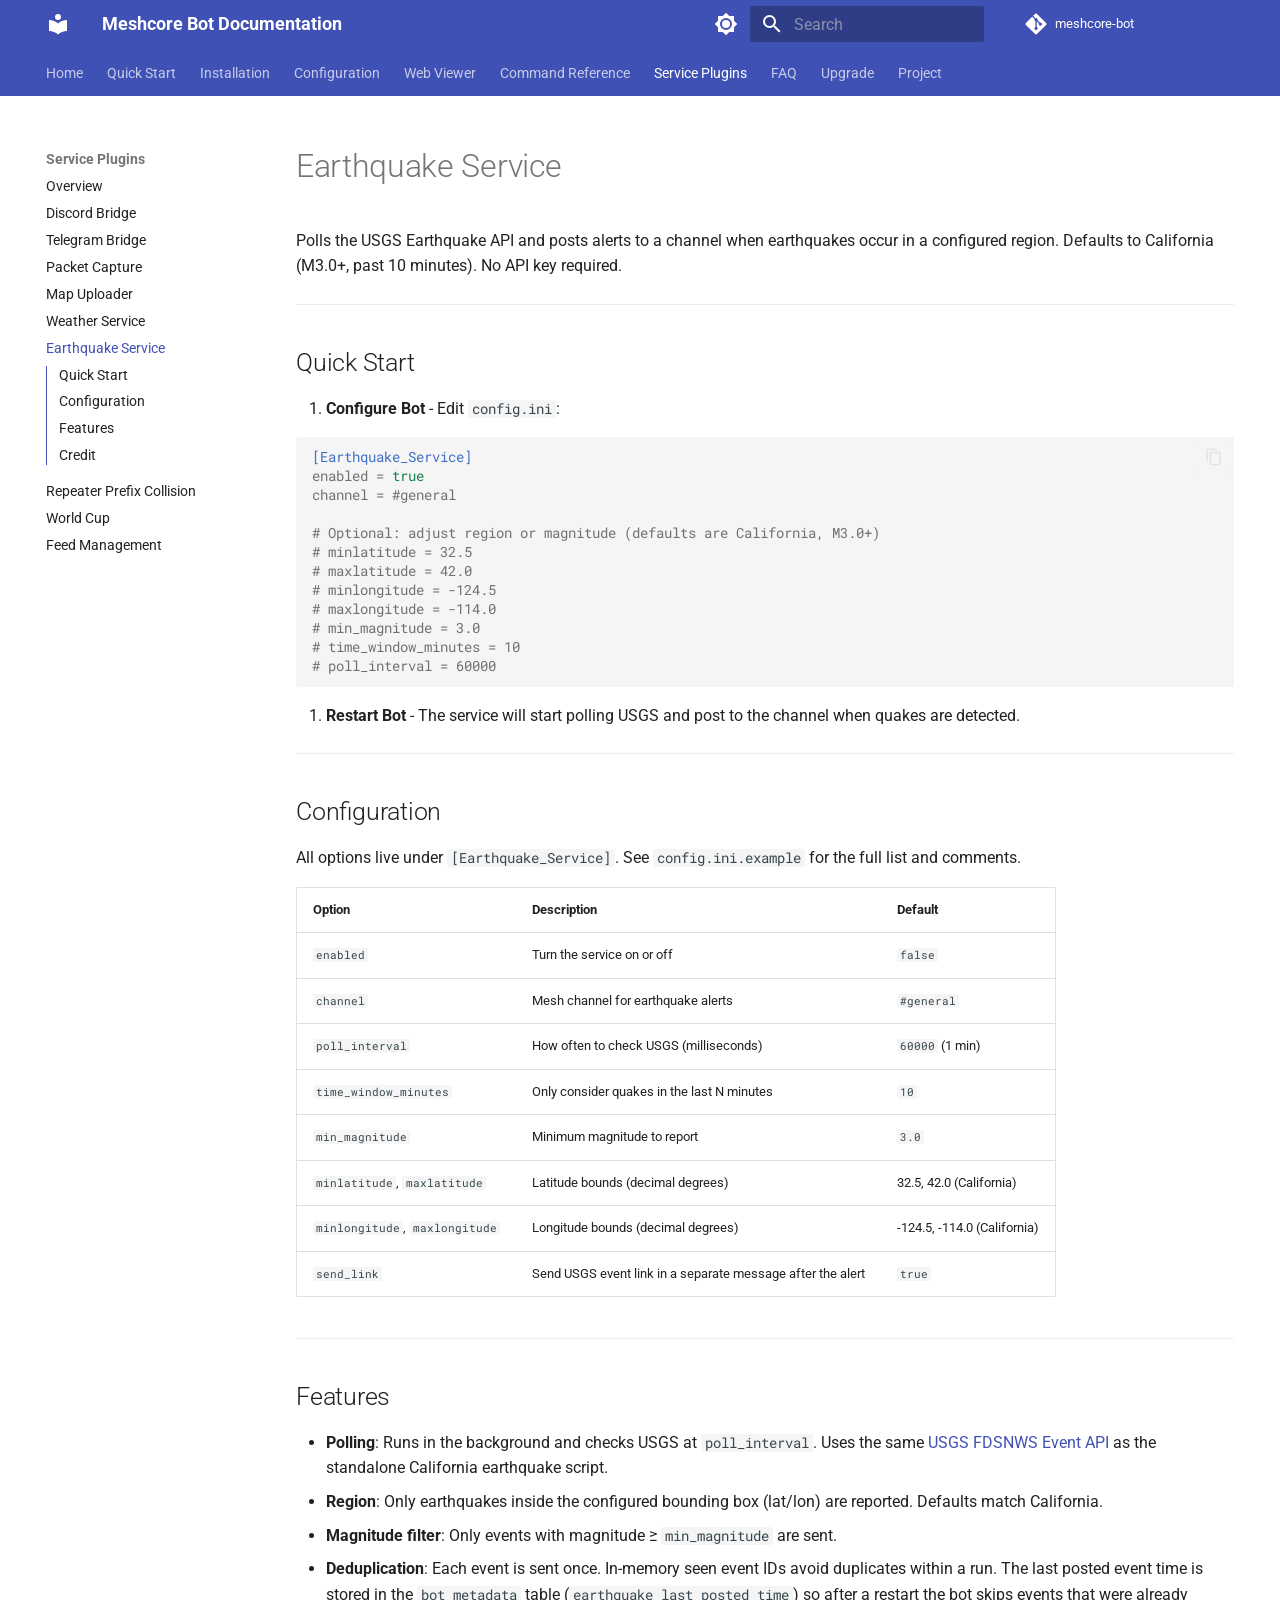
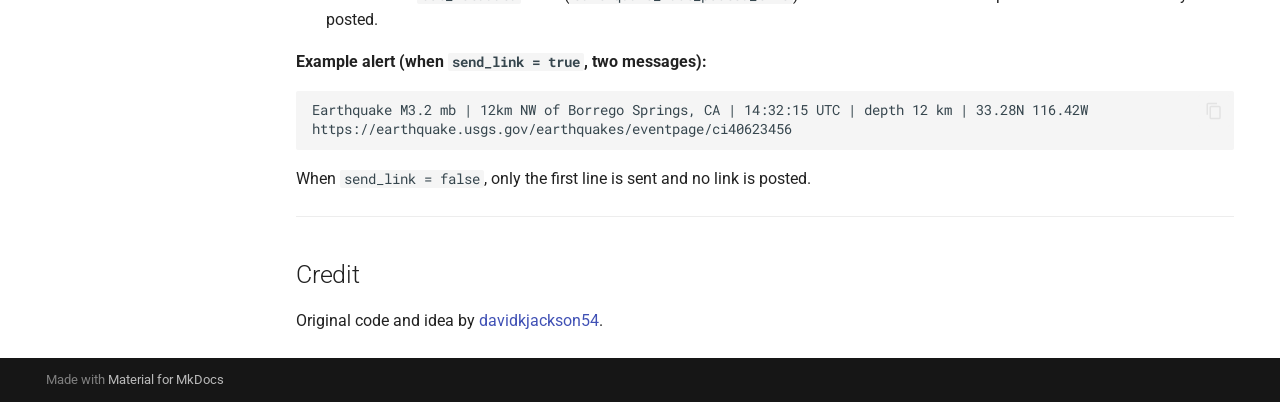
<file: earthquake-service/index.html>
<!doctype html>
<html lang="en" class="no-js">
  <head>
    
      <meta charset="utf-8">
      <meta name="viewport" content="width=device-width,initial-scale=1">
      
        <meta name="description" content="Documentation for the MeshCore bot and its services">
      
      
      
        <link rel="canonical" href="https://agessaman.github.io/meshcore-bot/earthquake-service/">
      
      
        <link rel="prev" href="../weather-service/">
      
      
        <link rel="next" href="../repeater-prefix-collision-service/">
      
      
        
      
      
      <link rel="icon" href="../assets/images/favicon.png">
      <meta name="generator" content="mkdocs-1.6.1, mkdocs-material-9.8.1">
    
    
      
        <title>Earthquake Service - Meshcore Bot Documentation</title>
      
    
    
      <link rel="stylesheet" href="../assets/stylesheets/main.57a0d79d.min.css">
      
        
        <link rel="stylesheet" href="../assets/stylesheets/palette.fb2fffe2.min.css">
      
      


    
    
      
    
    
      
        
        
        <link rel="preconnect" href="https://fonts.gstatic.com" crossorigin>
        <link rel="stylesheet" href="https://fonts.googleapis.com/css?family=Roboto:300,300i,400,400i,700,700i%7CRoboto+Mono:400,400i,700,700i&display=fallback">
        <style>:root{--md-text-font:"Roboto";--md-code-font:"Roboto Mono"}</style>
      
    
    
    <script>__md_scope=new URL("..",location),__md_hash=e=>[...e].reduce(((e,_)=>(e<<5)-e+_.charCodeAt(0)),0),__md_get=(e,_=localStorage,t=__md_scope)=>JSON.parse(_.getItem(t.pathname+"."+e)),__md_set=(e,_,t=localStorage,a=__md_scope)=>{try{t.setItem(a.pathname+"."+e,JSON.stringify(_))}catch(e){}}</script>
    
      

    
    
  </head>
  
  
    
    
      
    
    
    
    
    <body dir="ltr" data-md-color-scheme="default" data-md-color-primary="indigo" data-md-color-accent="cyan">
  
    
    <input class="md-toggle" data-md-toggle="drawer" type="checkbox" id="__drawer" autocomplete="off">
    <input class="md-toggle" data-md-toggle="search" type="checkbox" id="__search" autocomplete="off">
    <label class="md-overlay" for="__drawer"></label>
    <div data-md-component="skip">
      
        
        <a href="#earthquake-service" class="md-skip">
          Skip to content
        </a>
      
    </div>
    <div data-md-component="announce">
      
    </div>
    
    
      

<header class="md-header" data-md-component="header">
  <nav class="md-header__inner md-grid" aria-label="Header">
    <a href=".." title="Meshcore Bot Documentation" class="md-header__button md-logo" aria-label="Meshcore Bot Documentation" data-md-component="logo">
      
  
  <svg xmlns="http://www.w3.org/2000/svg" viewBox="0 0 24 24"><path d="M12 8a3 3 0 0 0 3-3 3 3 0 0 0-3-3 3 3 0 0 0-3 3 3 3 0 0 0 3 3m0 3.54C9.64 9.35 6.5 8 3 8v11c3.5 0 6.64 1.35 9 3.54 2.36-2.19 5.5-3.54 9-3.54V8c-3.5 0-6.64 1.35-9 3.54"/></svg>

    </a>
    <label class="md-header__button md-icon" for="__drawer">
      
      <svg xmlns="http://www.w3.org/2000/svg" viewBox="0 0 24 24"><path d="M3 6h18v2H3zm0 5h18v2H3zm0 5h18v2H3z"/></svg>
    </label>
    <div class="md-header__title" data-md-component="header-title">
      <div class="md-header__ellipsis">
        <div class="md-header__topic">
          <span class="md-ellipsis">
            Meshcore Bot Documentation
          </span>
        </div>
        <div class="md-header__topic" data-md-component="header-topic">
          <span class="md-ellipsis">
            
              Earthquake Service
            
          </span>
        </div>
      </div>
    </div>
    
      
        <form class="md-header__option" data-md-component="palette">
  
    
    
    
    <input class="md-option" data-md-color-media="" data-md-color-scheme="default" data-md-color-primary="indigo" data-md-color-accent="cyan"  aria-label="Switch to dark mode"  type="radio" name="__palette" id="__palette_0">
    
      <label class="md-header__button md-icon" title="Switch to dark mode" for="__palette_1" hidden>
        <svg xmlns="http://www.w3.org/2000/svg" viewBox="0 0 24 24"><path d="M12 8a4 4 0 0 0-4 4 4 4 0 0 0 4 4 4 4 0 0 0 4-4 4 4 0 0 0-4-4m0 10a6 6 0 0 1-6-6 6 6 0 0 1 6-6 6 6 0 0 1 6 6 6 6 0 0 1-6 6m8-9.31V4h-4.69L12 .69 8.69 4H4v4.69L.69 12 4 15.31V20h4.69L12 23.31 15.31 20H20v-4.69L23.31 12z"/></svg>
      </label>
    
  
    
    
    
    <input class="md-option" data-md-color-media="" data-md-color-scheme="slate" data-md-color-primary="indigo" data-md-color-accent="cyan"  aria-label="Switch to light mode"  type="radio" name="__palette" id="__palette_1">
    
      <label class="md-header__button md-icon" title="Switch to light mode" for="__palette_0" hidden>
        <svg xmlns="http://www.w3.org/2000/svg" viewBox="0 0 24 24"><path d="M12 18c-.89 0-1.74-.2-2.5-.55C11.56 16.5 13 14.42 13 12s-1.44-4.5-3.5-5.45C10.26 6.2 11.11 6 12 6a6 6 0 0 1 6 6 6 6 0 0 1-6 6m8-9.31V4h-4.69L12 .69 8.69 4H4v4.69L.69 12 4 15.31V20h4.69L12 23.31 15.31 20H20v-4.69L23.31 12z"/></svg>
      </label>
    
  
</form>
      
    
    
      <script>var palette=__md_get("__palette");if(palette&&palette.color){if("(prefers-color-scheme)"===palette.color.media){var media=matchMedia("(prefers-color-scheme: light)"),input=document.querySelector(media.matches?"[data-md-color-media='(prefers-color-scheme: light)']":"[data-md-color-media='(prefers-color-scheme: dark)']");palette.color.media=input.getAttribute("data-md-color-media"),palette.color.scheme=input.getAttribute("data-md-color-scheme"),palette.color.primary=input.getAttribute("data-md-color-primary"),palette.color.accent=input.getAttribute("data-md-color-accent")}for(var[key,value]of Object.entries(palette.color))document.body.setAttribute("data-md-color-"+key,value)}</script>
    
    
    
      
      
        <label class="md-header__button md-icon" for="__search">
          
          <svg xmlns="http://www.w3.org/2000/svg" viewBox="0 0 24 24"><path d="M9.5 3A6.5 6.5 0 0 1 16 9.5c0 1.61-.59 3.09-1.56 4.23l.27.27h.79l5 5-1.5 1.5-5-5v-.79l-.27-.27A6.52 6.52 0 0 1 9.5 16 6.5 6.5 0 0 1 3 9.5 6.5 6.5 0 0 1 9.5 3m0 2C7 5 5 7 5 9.5S7 14 9.5 14 14 12 14 9.5 12 5 9.5 5"/></svg>
        </label>
        <div class="md-search" data-md-component="search" role="dialog">
  <label class="md-search__overlay" for="__search"></label>
  <div class="md-search__inner" role="search">
    <form class="md-search__form" name="search">
      <input type="text" class="md-search__input" name="query" aria-label="Search" placeholder="Search" autocapitalize="off" autocorrect="off" autocomplete="off" spellcheck="false" data-md-component="search-query" required>
      <label class="md-search__icon md-icon" for="__search">
        
        <svg xmlns="http://www.w3.org/2000/svg" viewBox="0 0 24 24"><path d="M9.5 3A6.5 6.5 0 0 1 16 9.5c0 1.61-.59 3.09-1.56 4.23l.27.27h.79l5 5-1.5 1.5-5-5v-.79l-.27-.27A6.52 6.52 0 0 1 9.5 16 6.5 6.5 0 0 1 3 9.5 6.5 6.5 0 0 1 9.5 3m0 2C7 5 5 7 5 9.5S7 14 9.5 14 14 12 14 9.5 12 5 9.5 5"/></svg>
        
        <svg xmlns="http://www.w3.org/2000/svg" viewBox="0 0 24 24"><path d="M20 11v2H8l5.5 5.5-1.42 1.42L4.16 12l7.92-7.92L13.5 5.5 8 11z"/></svg>
      </label>
      <nav class="md-search__options" aria-label="Search">
        
        <button type="reset" class="md-search__icon md-icon" title="Clear" aria-label="Clear" tabindex="-1">
          
          <svg xmlns="http://www.w3.org/2000/svg" viewBox="0 0 24 24"><path d="M19 6.41 17.59 5 12 10.59 6.41 5 5 6.41 10.59 12 5 17.59 6.41 19 12 13.41 17.59 19 19 17.59 13.41 12z"/></svg>
        </button>
      </nav>
      
    </form>
    <div class="md-search__output">
      <div class="md-search__scrollwrap" tabindex="0" data-md-scrollfix>
        <div class="md-search-result" data-md-component="search-result">
          <div class="md-search-result__meta">
            Initializing search
          </div>
          <ol class="md-search-result__list" role="presentation"></ol>
        </div>
      </div>
    </div>
  </div>
</div>
      
    
    
      <div class="md-header__source">
        <a href="https://github.com/agessaman/meshcore-bot" title="Go to repository" class="md-source" data-md-component="source">
  <div class="md-source__icon md-icon">
    
    <svg xmlns="http://www.w3.org/2000/svg" viewBox="0 0 448 512"><!--! Font Awesome Free 7.1.0 by @fontawesome - https://fontawesome.com License - https://fontawesome.com/license/free (Icons: CC BY 4.0, Fonts: SIL OFL 1.1, Code: MIT License) Copyright 2025 Fonticons, Inc.--><path d="M439.6 236.1 244 40.5c-5.4-5.5-12.8-8.5-20.4-8.5s-15 3-20.4 8.4L162.5 81l51.5 51.5c27.1-9.1 52.7 16.8 43.4 43.7l49.7 49.7c34.2-11.8 61.2 31 35.5 56.7-26.5 26.5-70.2-2.9-56-37.3L240.3 199v121.9c25.3 12.5 22.3 41.8 9.1 55-6.4 6.4-15.2 10.1-24.3 10.1s-17.8-3.6-24.3-10.1c-17.6-17.6-11.1-46.9 11.2-56v-123c-20.8-8.5-24.6-30.7-18.6-45L142.6 101 8.5 235.1C3 240.6 0 247.9 0 255.5s3 15 8.5 20.4l195.6 195.7c5.4 5.4 12.7 8.4 20.4 8.4s15-3 20.4-8.4l194.7-194.7c5.4-5.4 8.4-12.8 8.4-20.4s-3-15-8.4-20.4"/></svg>
  </div>
  <div class="md-source__repository">
    meshcore-bot
  </div>
</a>
      </div>
    
  </nav>
  
</header>
    
    <div class="md-container" data-md-component="container">
      
      
        
          
            
<nav class="md-tabs" aria-label="Tabs" data-md-component="tabs">
  <div class="md-grid">
    <ul class="md-tabs__list">
      
        
  
  
  
  
    <li class="md-tabs__item">
      <a href=".." class="md-tabs__link">
        
  
  
    
  
  Home

      </a>
    </li>
  

      
        
  
  
  
  
    <li class="md-tabs__item">
      <a href="../getting-started/" class="md-tabs__link">
        
  
  
    
  
  Quick Start

      </a>
    </li>
  

      
        
  
  
  
  
    
    
      <li class="md-tabs__item">
        <a href="../installation/" class="md-tabs__link">
          
  
  
  Installation

        </a>
      </li>
    
  

      
        
  
  
  
  
    
    
      <li class="md-tabs__item">
        <a href="../configuration/" class="md-tabs__link">
          
  
  
  Configuration

        </a>
      </li>
    
  

      
        
  
  
  
  
    <li class="md-tabs__item">
      <a href="../web-viewer/" class="md-tabs__link">
        
  
  
    
  
  Web Viewer

      </a>
    </li>
  

      
        
  
  
  
  
    
    
      <li class="md-tabs__item">
        <a href="../command-reference/" class="md-tabs__link">
          
  
  
  Command Reference

        </a>
      </li>
    
  

      
        
  
  
  
    
  
  
    
    
      <li class="md-tabs__item md-tabs__item--active">
        <a href="../service-plugins/" class="md-tabs__link">
          
  
  
  Service Plugins

        </a>
      </li>
    
  

      
        
  
  
  
  
    <li class="md-tabs__item">
      <a href="../faq/" class="md-tabs__link">
        
  
  
    
  
  FAQ

      </a>
    </li>
  

      
        
  
  
  
  
    <li class="md-tabs__item">
      <a href="../upgrade/" class="md-tabs__link">
        
  
  
    
  
  Upgrade

      </a>
    </li>
  

      
        
  
  
  
  
    
    
      <li class="md-tabs__item">
        <a href="../solar-conditions-provenance/" class="md-tabs__link">
          
  
  
  Project

        </a>
      </li>
    
  

      
    </ul>
  </div>
</nav>
          
        
      
      <main class="md-main" data-md-component="main">
        <div class="md-main__inner md-grid">
          
            
              
              <div class="md-sidebar md-sidebar--primary" data-md-component="sidebar" data-md-type="navigation" >
                <div class="md-sidebar__scrollwrap">
                  <div class="md-sidebar__inner">
                    


  


  

<nav class="md-nav md-nav--primary md-nav--lifted md-nav--integrated" aria-label="Navigation" data-md-level="0">
  <label class="md-nav__title" for="__drawer">
    <a href=".." title="Meshcore Bot Documentation" class="md-nav__button md-logo" aria-label="Meshcore Bot Documentation" data-md-component="logo">
      
  
  <svg xmlns="http://www.w3.org/2000/svg" viewBox="0 0 24 24"><path d="M12 8a3 3 0 0 0 3-3 3 3 0 0 0-3-3 3 3 0 0 0-3 3 3 3 0 0 0 3 3m0 3.54C9.64 9.35 6.5 8 3 8v11c3.5 0 6.64 1.35 9 3.54 2.36-2.19 5.5-3.54 9-3.54V8c-3.5 0-6.64 1.35-9 3.54"/></svg>

    </a>
    Meshcore Bot Documentation
  </label>
  
    <div class="md-nav__source">
      <a href="https://github.com/agessaman/meshcore-bot" title="Go to repository" class="md-source" data-md-component="source">
  <div class="md-source__icon md-icon">
    
    <svg xmlns="http://www.w3.org/2000/svg" viewBox="0 0 448 512"><!--! Font Awesome Free 7.1.0 by @fontawesome - https://fontawesome.com License - https://fontawesome.com/license/free (Icons: CC BY 4.0, Fonts: SIL OFL 1.1, Code: MIT License) Copyright 2025 Fonticons, Inc.--><path d="M439.6 236.1 244 40.5c-5.4-5.5-12.8-8.5-20.4-8.5s-15 3-20.4 8.4L162.5 81l51.5 51.5c27.1-9.1 52.7 16.8 43.4 43.7l49.7 49.7c34.2-11.8 61.2 31 35.5 56.7-26.5 26.5-70.2-2.9-56-37.3L240.3 199v121.9c25.3 12.5 22.3 41.8 9.1 55-6.4 6.4-15.2 10.1-24.3 10.1s-17.8-3.6-24.3-10.1c-17.6-17.6-11.1-46.9 11.2-56v-123c-20.8-8.5-24.6-30.7-18.6-45L142.6 101 8.5 235.1C3 240.6 0 247.9 0 255.5s3 15 8.5 20.4l195.6 195.7c5.4 5.4 12.7 8.4 20.4 8.4s15-3 20.4-8.4l194.7-194.7c5.4-5.4 8.4-12.8 8.4-20.4s-3-15-8.4-20.4"/></svg>
  </div>
  <div class="md-source__repository">
    meshcore-bot
  </div>
</a>
    </div>
  
  <ul class="md-nav__list" data-md-scrollfix>
    
      
      
  
  
  
  
    <li class="md-nav__item">
      <a href=".." class="md-nav__link">
        
  
  
  <span class="md-ellipsis">
    
  
    Home
  

    
  </span>
  
  

      </a>
    </li>
  

    
      
      
  
  
  
  
    <li class="md-nav__item">
      <a href="../getting-started/" class="md-nav__link">
        
  
  
  <span class="md-ellipsis">
    
  
    Quick Start
  

    
  </span>
  
  

      </a>
    </li>
  

    
      
      
  
  
  
  
    
    
    
    
      
      
        
      
    
    
    <li class="md-nav__item md-nav__item--nested">
      
        
        
        <input class="md-nav__toggle md-toggle " type="checkbox" id="__nav_3" >
        
          
          <label class="md-nav__link" for="__nav_3" id="__nav_3_label" tabindex="0">
            
  
  
  <span class="md-ellipsis">
    
  
    Installation
  

    
  </span>
  
  

            <span class="md-nav__icon md-icon"></span>
          </label>
        
        <nav class="md-nav" data-md-level="1" aria-labelledby="__nav_3_label" aria-expanded="false">
          <label class="md-nav__title" for="__nav_3">
            <span class="md-nav__icon md-icon"></span>
            
  
    Installation
  

          </label>
          <ul class="md-nav__list" data-md-scrollfix>
            
              
                
  
  
  
  
    <li class="md-nav__item">
      <a href="../installation/" class="md-nav__link">
        
  
  
  <span class="md-ellipsis">
    
  
    Overview
  

    
  </span>
  
  

      </a>
    </li>
  

              
            
              
                
  
  
  
  
    <li class="md-nav__item">
      <a href="../docker/" class="md-nav__link">
        
  
  
  <span class="md-ellipsis">
    
  
    Docker
  

    
  </span>
  
  

      </a>
    </li>
  

              
            
              
                
  
  
  
  
    <li class="md-nav__item">
      <a href="../service-installation/" class="md-nav__link">
        
  
  
  <span class="md-ellipsis">
    
  
    Service
  

    
  </span>
  
  

      </a>
    </li>
  

              
            
          </ul>
        </nav>
      
    </li>
  

    
      
      
  
  
  
  
    
    
    
    
      
      
        
      
    
    
    <li class="md-nav__item md-nav__item--nested">
      
        
        
        <input class="md-nav__toggle md-toggle " type="checkbox" id="__nav_4" >
        
          
          <label class="md-nav__link" for="__nav_4" id="__nav_4_label" tabindex="0">
            
  
  
  <span class="md-ellipsis">
    
  
    Configuration
  

    
  </span>
  
  

            <span class="md-nav__icon md-icon"></span>
          </label>
        
        <nav class="md-nav" data-md-level="1" aria-labelledby="__nav_4_label" aria-expanded="false">
          <label class="md-nav__title" for="__nav_4">
            <span class="md-nav__icon md-icon"></span>
            
  
    Configuration
  

          </label>
          <ul class="md-nav__list" data-md-scrollfix>
            
              
                
  
  
  
  
    <li class="md-nav__item">
      <a href="../configuration/" class="md-nav__link">
        
  
  
  <span class="md-ellipsis">
    
  
    Overview
  

    
  </span>
  
  

      </a>
    </li>
  

              
            
              
                
  
  
  
  
    <li class="md-nav__item">
      <a href="../data-retention/" class="md-nav__link">
        
  
  
  <span class="md-ellipsis">
    
  
    Data retention
  

    
  </span>
  
  

      </a>
    </li>
  

              
            
              
                
  
  
  
  
    <li class="md-nav__item">
      <a href="../local-plugins/" class="md-nav__link">
        
  
  
  <span class="md-ellipsis">
    
  
    Local plugins and services
  

    
  </span>
  
  

      </a>
    </li>
  

              
            
              
                
  
  
  
  
    <li class="md-nav__item">
      <a href="../checkin-api/" class="md-nav__link">
        
  
  
  <span class="md-ellipsis">
    
  
    Check-in API
  

    
  </span>
  
  

      </a>
    </li>
  

              
            
              
                
  
  
  
  
    <li class="md-nav__item">
      <a href="../path-command-config/" class="md-nav__link">
        
  
  
  <span class="md-ellipsis">
    
  
    Path Command
  

    
  </span>
  
  

      </a>
    </li>
  

              
            
              
                
  
  
  
  
    <li class="md-nav__item">
      <a href="../config-validation/" class="md-nav__link">
        
  
  
  <span class="md-ellipsis">
    
  
    Config validation
  

    
  </span>
  
  

      </a>
    </li>
  

              
            
              
                
  
  
  
  
    <li class="md-nav__item">
      <a href="../region-warnings/" class="md-nav__link">
        
  
  
  <span class="md-ellipsis">
    
  
    Region warnings
  

    
  </span>
  
  

      </a>
    </li>
  

              
            
          </ul>
        </nav>
      
    </li>
  

    
      
      
  
  
  
  
    <li class="md-nav__item">
      <a href="../web-viewer/" class="md-nav__link">
        
  
  
  <span class="md-ellipsis">
    
  
    Web Viewer
  

    
  </span>
  
  

      </a>
    </li>
  

    
      
      
  
  
  
  
    
    
    
    
      
      
        
      
    
    
    <li class="md-nav__item md-nav__item--nested">
      
        
        
        <input class="md-nav__toggle md-toggle " type="checkbox" id="__nav_6" >
        
          
          <label class="md-nav__link" for="__nav_6" id="__nav_6_label" tabindex="0">
            
  
  
  <span class="md-ellipsis">
    
  
    Command Reference
  

    
  </span>
  
  

            <span class="md-nav__icon md-icon"></span>
          </label>
        
        <nav class="md-nav" data-md-level="1" aria-labelledby="__nav_6_label" aria-expanded="false">
          <label class="md-nav__title" for="__nav_6">
            <span class="md-nav__icon md-icon"></span>
            
  
    Command Reference
  

          </label>
          <ul class="md-nav__list" data-md-scrollfix>
            
              
                
  
  
  
  
    <li class="md-nav__item">
      <a href="../command-reference/" class="md-nav__link">
        
  
  
  <span class="md-ellipsis">
    
  
    Overview
  

    
  </span>
  
  

      </a>
    </li>
  

              
            
              
                
  
  
  
  
    <li class="md-nav__item">
      <a href="../repeater-commands/" class="md-nav__link">
        
  
  
  <span class="md-ellipsis">
    
  
    Repeater Commands
  

    
  </span>
  
  

      </a>
    </li>
  

              
            
              
                
  
  
  
  
    <li class="md-nav__item">
      <a href="../command-reference-website/" class="md-nav__link">
        
  
  
  <span class="md-ellipsis">
    
  
    Custom Command Website
  

    
  </span>
  
  

      </a>
    </li>
  

              
            
              
                
  
  
  
  
    <li class="md-nav__item">
      <a href="../develop-command-scripts/" class="md-nav__link">
        
  
  
  <span class="md-ellipsis">
    
  
    Developing Commands
  

    
  </span>
  
  

      </a>
    </li>
  

              
            
          </ul>
        </nav>
      
    </li>
  

    
      
      
  
  
    
  
  
  
    
    
    
    
      
        
        
      
      
        
      
    
    
    <li class="md-nav__item md-nav__item--active md-nav__item--section md-nav__item--nested">
      
        
        
        <input class="md-nav__toggle md-toggle " type="checkbox" id="__nav_7" checked>
        
          
          <label class="md-nav__link" for="__nav_7" id="__nav_7_label" tabindex="">
            
  
  
  <span class="md-ellipsis">
    
  
    Service Plugins
  

    
  </span>
  
  

            <span class="md-nav__icon md-icon"></span>
          </label>
        
        <nav class="md-nav" data-md-level="1" aria-labelledby="__nav_7_label" aria-expanded="true">
          <label class="md-nav__title" for="__nav_7">
            <span class="md-nav__icon md-icon"></span>
            
  
    Service Plugins
  

          </label>
          <ul class="md-nav__list" data-md-scrollfix>
            
              
                
  
  
  
  
    <li class="md-nav__item">
      <a href="../service-plugins/" class="md-nav__link">
        
  
  
  <span class="md-ellipsis">
    
  
    Overview
  

    
  </span>
  
  

      </a>
    </li>
  

              
            
              
                
  
  
  
  
    <li class="md-nav__item">
      <a href="../discord-bridge/" class="md-nav__link">
        
  
  
  <span class="md-ellipsis">
    
  
    Discord Bridge
  

    
  </span>
  
  

      </a>
    </li>
  

              
            
              
                
  
  
  
  
    <li class="md-nav__item">
      <a href="../telegram-bridge/" class="md-nav__link">
        
  
  
  <span class="md-ellipsis">
    
  
    Telegram Bridge
  

    
  </span>
  
  

      </a>
    </li>
  

              
            
              
                
  
  
  
  
    <li class="md-nav__item">
      <a href="../packet-capture/" class="md-nav__link">
        
  
  
  <span class="md-ellipsis">
    
  
    Packet Capture
  

    
  </span>
  
  

      </a>
    </li>
  

              
            
              
                
  
  
  
  
    <li class="md-nav__item">
      <a href="../map-uploader/" class="md-nav__link">
        
  
  
  <span class="md-ellipsis">
    
  
    Map Uploader
  

    
  </span>
  
  

      </a>
    </li>
  

              
            
              
                
  
  
  
  
    <li class="md-nav__item">
      <a href="../weather-service/" class="md-nav__link">
        
  
  
  <span class="md-ellipsis">
    
  
    Weather Service
  

    
  </span>
  
  

      </a>
    </li>
  

              
            
              
                
  
  
    
  
  
  
    <li class="md-nav__item md-nav__item--active">
      
      <input class="md-nav__toggle md-toggle" type="checkbox" id="__toc">
      
      
        
      
      
        <label class="md-nav__link md-nav__link--active" for="__toc">
          
  
  
  <span class="md-ellipsis">
    
  
    Earthquake Service
  

    
  </span>
  
  

          <span class="md-nav__icon md-icon"></span>
        </label>
      
      <a href="./" class="md-nav__link md-nav__link--active">
        
  
  
  <span class="md-ellipsis">
    
  
    Earthquake Service
  

    
  </span>
  
  

      </a>
      
        

<nav class="md-nav md-nav--secondary" aria-label="Table of contents">
  
  
  
    
  
  
    <label class="md-nav__title" for="__toc">
      <span class="md-nav__icon md-icon"></span>
      Table of contents
    </label>
    <ul class="md-nav__list" data-md-component="toc" data-md-scrollfix>
      
        <li class="md-nav__item">
  <a href="#quick-start" class="md-nav__link">
    <span class="md-ellipsis">
      
        Quick Start
      
    </span>
  </a>
  
</li>
      
        <li class="md-nav__item">
  <a href="#configuration" class="md-nav__link">
    <span class="md-ellipsis">
      
        Configuration
      
    </span>
  </a>
  
</li>
      
        <li class="md-nav__item">
  <a href="#features" class="md-nav__link">
    <span class="md-ellipsis">
      
        Features
      
    </span>
  </a>
  
</li>
      
        <li class="md-nav__item">
  <a href="#credit" class="md-nav__link">
    <span class="md-ellipsis">
      
        Credit
      
    </span>
  </a>
  
</li>
      
    </ul>
  
</nav>
      
    </li>
  

              
            
              
                
  
  
  
  
    <li class="md-nav__item">
      <a href="../repeater-prefix-collision-service/" class="md-nav__link">
        
  
  
  <span class="md-ellipsis">
    
  
    Repeater Prefix Collision
  

    
  </span>
  
  

      </a>
    </li>
  

              
            
              
                
  
  
  
  
    <li class="md-nav__item">
      <a href="../worldcup/" class="md-nav__link">
        
  
  
  <span class="md-ellipsis">
    
  
    World Cup
  

    
  </span>
  
  

      </a>
    </li>
  

              
            
              
                
  
  
  
  
    <li class="md-nav__item">
      <a href="../FEEDS/" class="md-nav__link">
        
  
  
  <span class="md-ellipsis">
    
  
    Feed Management
  

    
  </span>
  
  

      </a>
    </li>
  

              
            
          </ul>
        </nav>
      
    </li>
  

    
      
      
  
  
  
  
    <li class="md-nav__item">
      <a href="../faq/" class="md-nav__link">
        
  
  
  <span class="md-ellipsis">
    
  
    FAQ
  

    
  </span>
  
  

      </a>
    </li>
  

    
      
      
  
  
  
  
    <li class="md-nav__item">
      <a href="../upgrade/" class="md-nav__link">
        
  
  
  <span class="md-ellipsis">
    
  
    Upgrade
  

    
  </span>
  
  

      </a>
    </li>
  

    
      
      
  
  
  
  
    
    
    
    
      
      
        
      
    
    
    <li class="md-nav__item md-nav__item--nested">
      
        
        
        <input class="md-nav__toggle md-toggle " type="checkbox" id="__nav_10" >
        
          
          <label class="md-nav__link" for="__nav_10" id="__nav_10_label" tabindex="0">
            
  
  
  <span class="md-ellipsis">
    
  
    Project
  

    
  </span>
  
  

            <span class="md-nav__icon md-icon"></span>
          </label>
        
        <nav class="md-nav" data-md-level="1" aria-labelledby="__nav_10_label" aria-expanded="false">
          <label class="md-nav__title" for="__nav_10">
            <span class="md-nav__icon md-icon"></span>
            
  
    Project
  

          </label>
          <ul class="md-nav__list" data-md-scrollfix>
            
              
                
  
  
  
  
    <li class="md-nav__item">
      <a href="../solar-conditions-provenance/" class="md-nav__link">
        
  
  
  <span class="md-ellipsis">
    
  
    Solar conditions provenance
  

    
  </span>
  
  

      </a>
    </li>
  

              
            
          </ul>
        </nav>
      
    </li>
  

    
  </ul>
</nav>
                  </div>
                </div>
              </div>
            
            
          
          
            <div class="md-content" data-md-component="content">
              
              <article class="md-content__inner md-typeset">
                
                  


  
  


<h1 id="earthquake-service">Earthquake Service</h1>
<p>Polls the USGS Earthquake API and posts alerts to a channel when earthquakes occur in a configured region. Defaults to California (M3.0+, past 10 minutes). No API key required.</p>
<hr />
<h2 id="quick-start">Quick Start</h2>
<ol>
<li><strong>Configure Bot</strong> - Edit <code>config.ini</code>:</li>
</ol>
<div class="highlight"><pre><span></span><code><a id="__codelineno-0-1" name="__codelineno-0-1" href="#__codelineno-0-1"></a><span class="k">[Earthquake_Service]</span>
<a id="__codelineno-0-2" name="__codelineno-0-2" href="#__codelineno-0-2"></a><span class="na">enabled</span><span class="w"> </span><span class="o">=</span><span class="w"> </span><span class="s">true</span>
<a id="__codelineno-0-3" name="__codelineno-0-3" href="#__codelineno-0-3"></a><span class="na">channel</span><span class="w"> </span><span class="o">=</span><span class="w"> </span><span class="c1">#general</span>
<a id="__codelineno-0-4" name="__codelineno-0-4" href="#__codelineno-0-4"></a>
<a id="__codelineno-0-5" name="__codelineno-0-5" href="#__codelineno-0-5"></a><span class="c1"># Optional: adjust region or magnitude (defaults are California, M3.0+)</span>
<a id="__codelineno-0-6" name="__codelineno-0-6" href="#__codelineno-0-6"></a><span class="c1"># minlatitude = 32.5</span>
<a id="__codelineno-0-7" name="__codelineno-0-7" href="#__codelineno-0-7"></a><span class="c1"># maxlatitude = 42.0</span>
<a id="__codelineno-0-8" name="__codelineno-0-8" href="#__codelineno-0-8"></a><span class="c1"># minlongitude = -124.5</span>
<a id="__codelineno-0-9" name="__codelineno-0-9" href="#__codelineno-0-9"></a><span class="c1"># maxlongitude = -114.0</span>
<a id="__codelineno-0-10" name="__codelineno-0-10" href="#__codelineno-0-10"></a><span class="c1"># min_magnitude = 3.0</span>
<a id="__codelineno-0-11" name="__codelineno-0-11" href="#__codelineno-0-11"></a><span class="c1"># time_window_minutes = 10</span>
<a id="__codelineno-0-12" name="__codelineno-0-12" href="#__codelineno-0-12"></a><span class="c1"># poll_interval = 60000</span>
</code></pre></div>
<ol>
<li><strong>Restart Bot</strong> - The service will start polling USGS and post to the channel when quakes are detected.</li>
</ol>
<hr />
<h2 id="configuration">Configuration</h2>
<p>All options live under <code>[Earthquake_Service]</code>. See <code>config.ini.example</code> for the full list and comments.</p>
<table>
<thead>
<tr>
<th>Option</th>
<th>Description</th>
<th>Default</th>
</tr>
</thead>
<tbody>
<tr>
<td><code>enabled</code></td>
<td>Turn the service on or off</td>
<td><code>false</code></td>
</tr>
<tr>
<td><code>channel</code></td>
<td>Mesh channel for earthquake alerts</td>
<td><code>#general</code></td>
</tr>
<tr>
<td><code>poll_interval</code></td>
<td>How often to check USGS (milliseconds)</td>
<td><code>60000</code> (1 min)</td>
</tr>
<tr>
<td><code>time_window_minutes</code></td>
<td>Only consider quakes in the last N minutes</td>
<td><code>10</code></td>
</tr>
<tr>
<td><code>min_magnitude</code></td>
<td>Minimum magnitude to report</td>
<td><code>3.0</code></td>
</tr>
<tr>
<td><code>minlatitude</code>, <code>maxlatitude</code></td>
<td>Latitude bounds (decimal degrees)</td>
<td>32.5, 42.0 (California)</td>
</tr>
<tr>
<td><code>minlongitude</code>, <code>maxlongitude</code></td>
<td>Longitude bounds (decimal degrees)</td>
<td>-124.5, -114.0 (California)</td>
</tr>
<tr>
<td><code>send_link</code></td>
<td>Send USGS event link in a separate message after the alert</td>
<td><code>true</code></td>
</tr>
</tbody>
</table>
<hr />
<h2 id="features">Features</h2>
<ul>
<li><strong>Polling</strong>: Runs in the background and checks USGS at <code>poll_interval</code>. Uses the same <a href="https://earthquake.usgs.gov/fdsnws/event/1/">USGS FDSNWS Event API</a> as the standalone California earthquake script.</li>
<li><strong>Region</strong>: Only earthquakes inside the configured bounding box (lat/lon) are reported. Defaults match California.</li>
<li><strong>Magnitude filter</strong>: Only events with magnitude ≥ <code>min_magnitude</code> are sent.</li>
<li><strong>Deduplication</strong>: Each event is sent once. In-memory seen event IDs avoid duplicates within a run. The last posted event time is stored in the <code>bot_metadata</code> table (<code>earthquake_last_posted_time</code>) so after a restart the bot skips events that were already posted.</li>
</ul>
<p><strong>Example alert (when <code>send_link = true</code>, two messages):</strong>
<div class="highlight"><pre><span></span><code><a id="__codelineno-1-1" name="__codelineno-1-1" href="#__codelineno-1-1"></a>Earthquake M3.2 mb | 12km NW of Borrego Springs, CA | 14:32:15 UTC | depth 12 km | 33.28N 116.42W
<a id="__codelineno-1-2" name="__codelineno-1-2" href="#__codelineno-1-2"></a>https://earthquake.usgs.gov/earthquakes/eventpage/ci40623456
</code></pre></div>
When <code>send_link = false</code>, only the first line is sent and no link is posted.</p>
<hr />
<h2 id="credit">Credit</h2>
<p>Original code and idea by <a href="https://github.com/davidkjackson54">davidkjackson54</a>.</p>












                
              </article>
            </div>
          
          
<script>var target=document.getElementById(location.hash.slice(1));target&&target.name&&(target.checked=target.name.startsWith("__tabbed_"))</script>
        </div>
        
      </main>
      
        <footer class="md-footer">
  
  <div class="md-footer-meta md-typeset">
    <div class="md-footer-meta__inner md-grid">
      <div class="md-copyright">
  
  
    Made with
    <a href="https://squidfunk.github.io/mkdocs-material/" target="_blank" rel="noopener">
      Material for MkDocs
    </a>
  
</div>
      
    </div>
  </div>
</footer>
      
    </div>
    <div class="md-dialog" data-md-component="dialog">
      <div class="md-dialog__inner md-typeset"></div>
    </div>
    
    
    
      
      
      <script id="__config" type="application/json">{"annotate": null, "base": "..", "features": ["navigation.instant", "navigation.tracking", "navigation.tabs", "navigation.sections", "toc.integrate", "content.code.copy"], "search": "../assets/javascripts/workers/search.a7633da7.min.js", "tags": null, "translations": {"clipboard.copied": "Copied to clipboard", "clipboard.copy": "Copy to clipboard", "search.result.more.one": "1 more on this page", "search.result.more.other": "# more on this page", "search.result.none": "No matching documents", "search.result.one": "1 matching document", "search.result.other": "# matching documents", "search.result.placeholder": "Type to start searching", "search.result.term.missing": "Missing", "select.version": "Select version"}, "version": null}</script>
    
    
      <script src="../assets/javascripts/bundle.a5f9d56c.min.js"></script>
      
    
  </body>
</html>
</file>
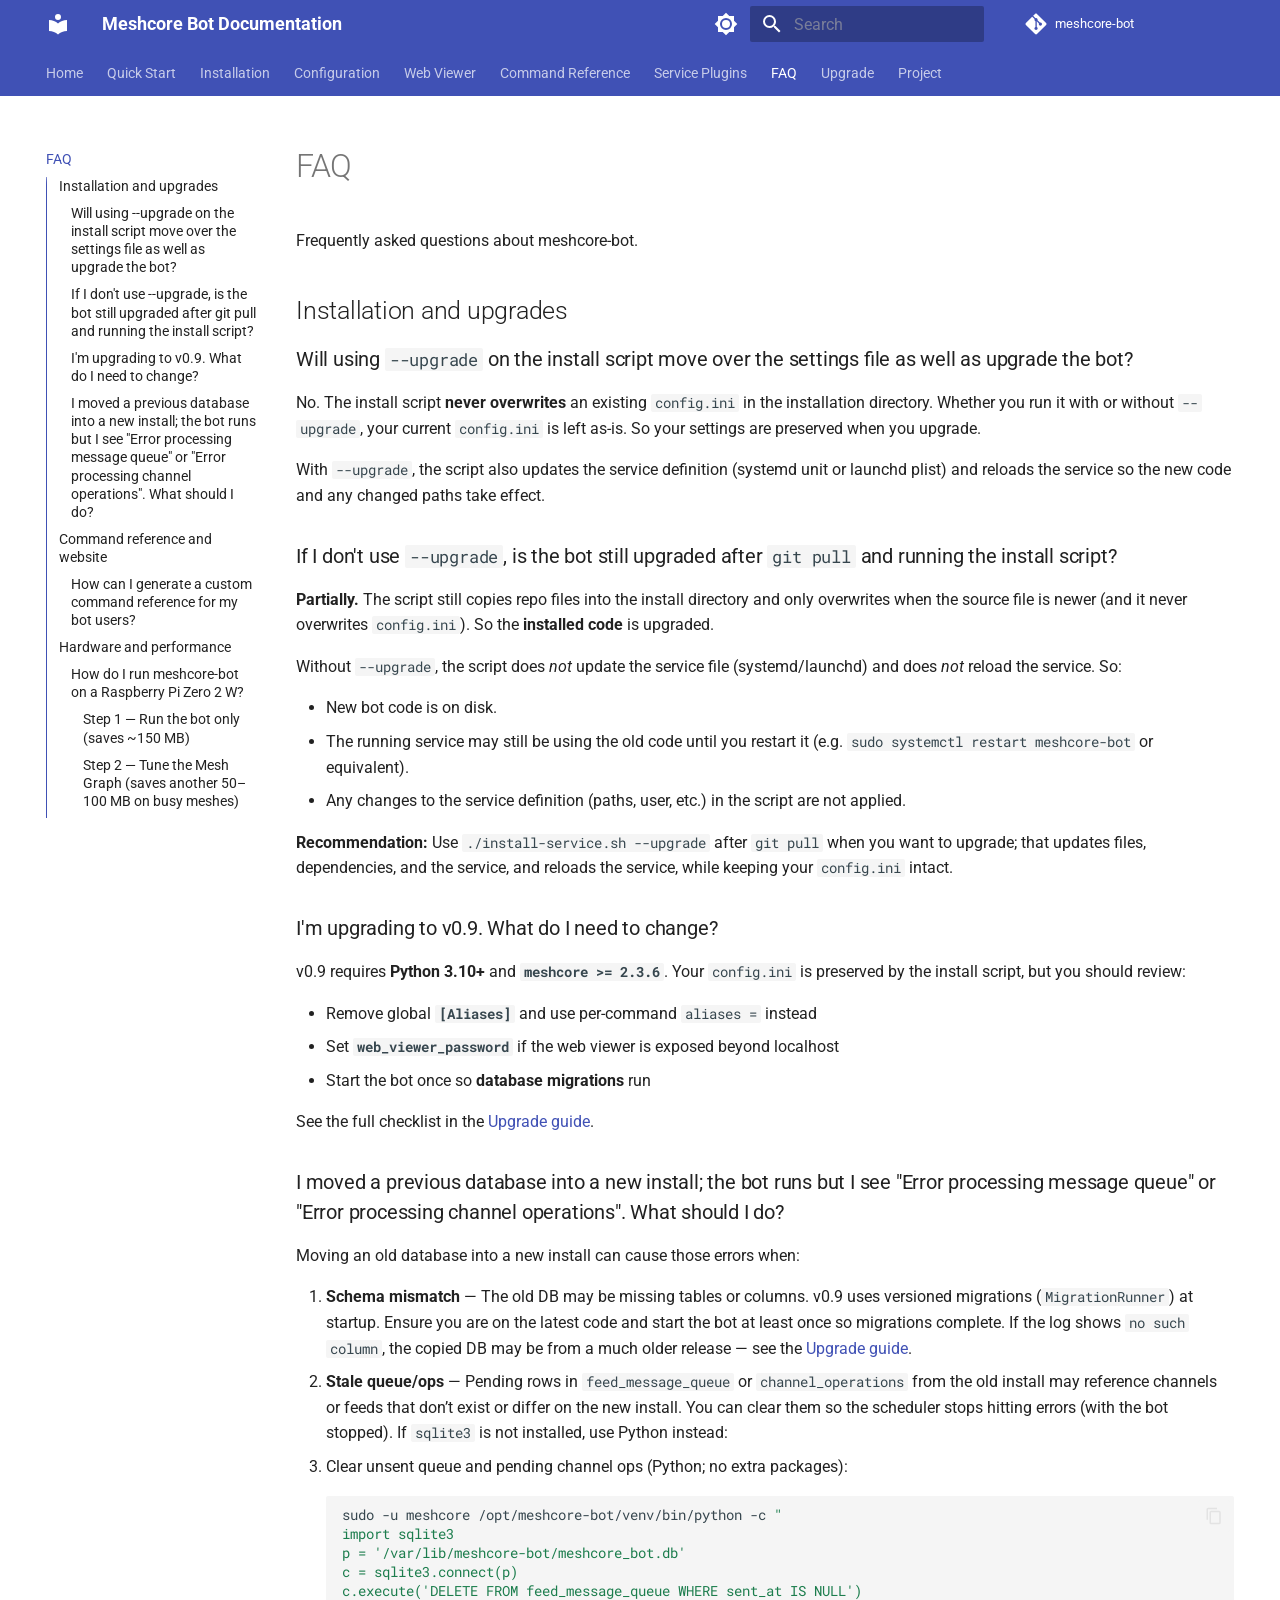
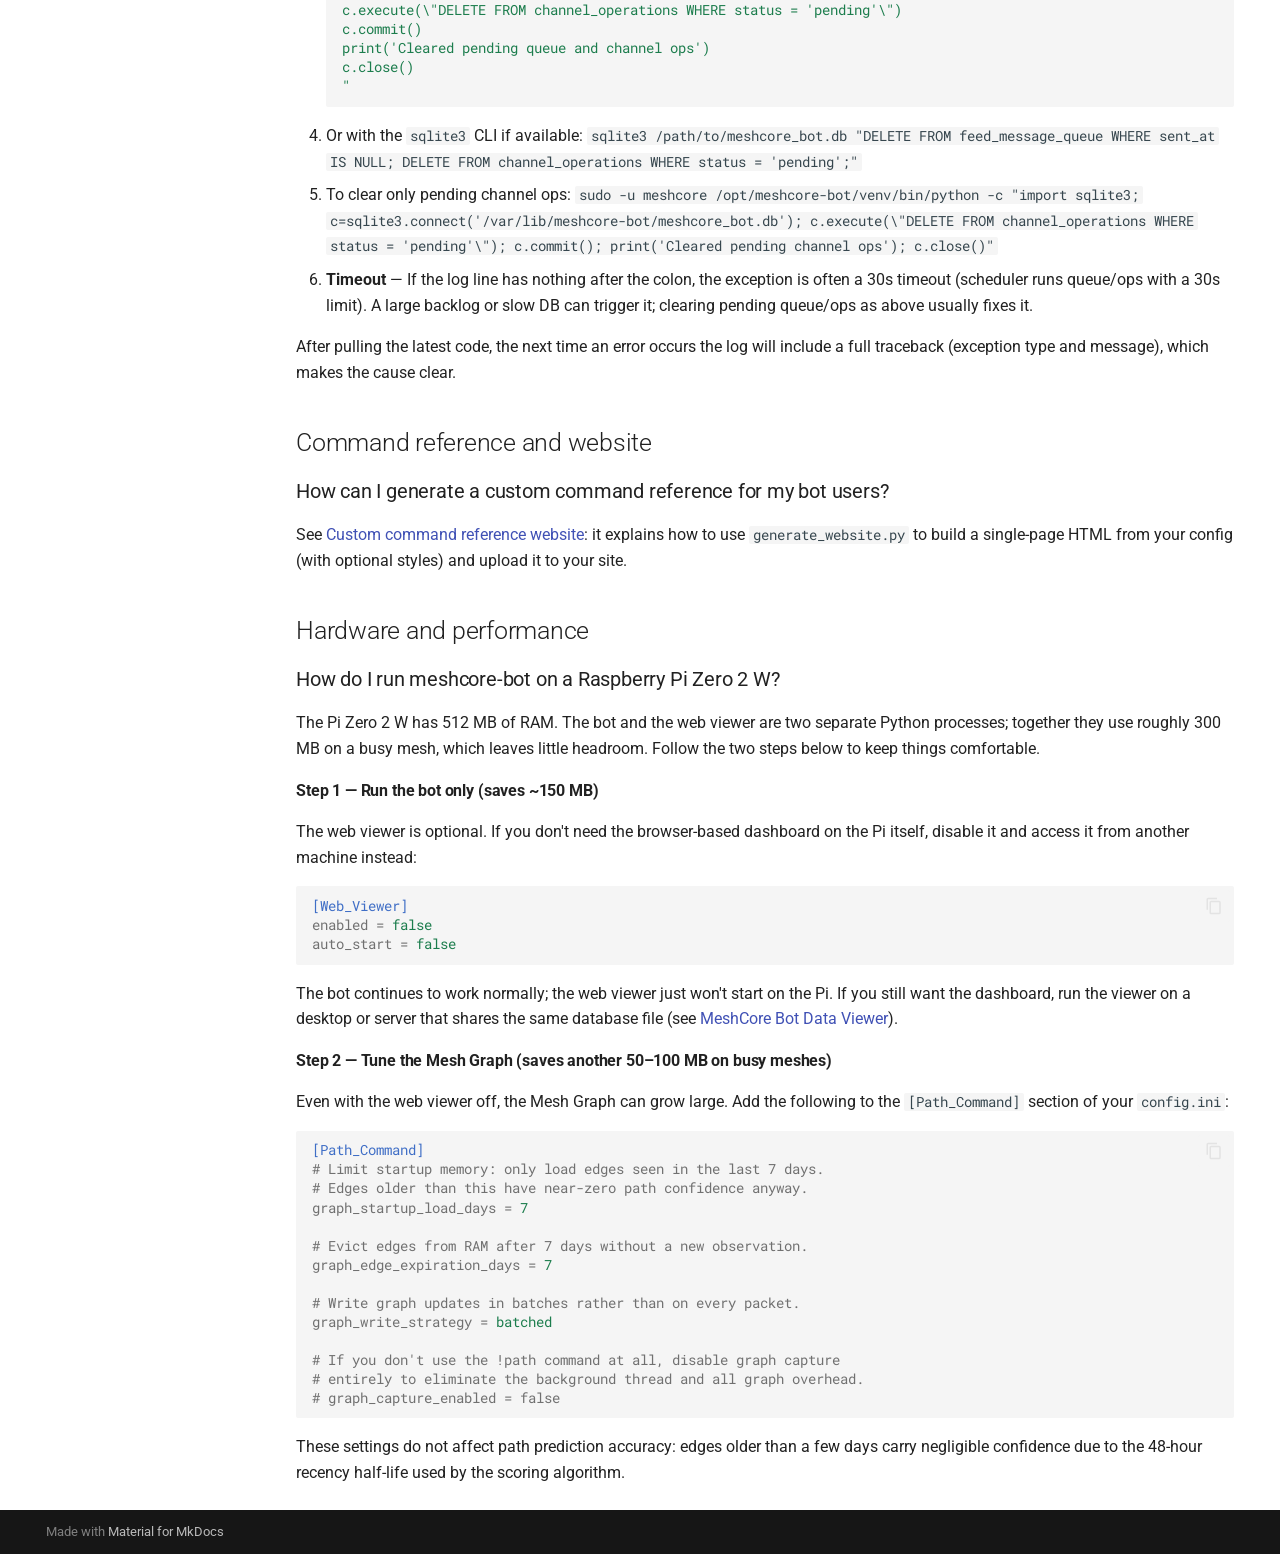
<file: faq/index.html>
<!doctype html>
<html lang="en" class="no-js">
  <head>
    
      <meta charset="utf-8">
      <meta name="viewport" content="width=device-width,initial-scale=1">
      
        <meta name="description" content="Documentation for the MeshCore bot and its services">
      
      
      
        <link rel="canonical" href="https://agessaman.github.io/meshcore-bot/faq/">
      
      
        <link rel="prev" href="../FEEDS/">
      
      
        <link rel="next" href="../upgrade/">
      
      
        
      
      
      <link rel="icon" href="../assets/images/favicon.png">
      <meta name="generator" content="mkdocs-1.6.1, mkdocs-material-9.8.1">
    
    
      
        <title>FAQ - Meshcore Bot Documentation</title>
      
    
    
      <link rel="stylesheet" href="../assets/stylesheets/main.57a0d79d.min.css">
      
        
        <link rel="stylesheet" href="../assets/stylesheets/palette.fb2fffe2.min.css">
      
      


    
    
      
    
    
      
        
        
        <link rel="preconnect" href="https://fonts.gstatic.com" crossorigin>
        <link rel="stylesheet" href="https://fonts.googleapis.com/css?family=Roboto:300,300i,400,400i,700,700i%7CRoboto+Mono:400,400i,700,700i&display=fallback">
        <style>:root{--md-text-font:"Roboto";--md-code-font:"Roboto Mono"}</style>
      
    
    
    <script>__md_scope=new URL("..",location),__md_hash=e=>[...e].reduce(((e,_)=>(e<<5)-e+_.charCodeAt(0)),0),__md_get=(e,_=localStorage,t=__md_scope)=>JSON.parse(_.getItem(t.pathname+"."+e)),__md_set=(e,_,t=localStorage,a=__md_scope)=>{try{t.setItem(a.pathname+"."+e,JSON.stringify(_))}catch(e){}}</script>
    
      

    
    
  </head>
  
  
    
    
      
    
    
    
    
    <body dir="ltr" data-md-color-scheme="default" data-md-color-primary="indigo" data-md-color-accent="cyan">
  
    
    <input class="md-toggle" data-md-toggle="drawer" type="checkbox" id="__drawer" autocomplete="off">
    <input class="md-toggle" data-md-toggle="search" type="checkbox" id="__search" autocomplete="off">
    <label class="md-overlay" for="__drawer"></label>
    <div data-md-component="skip">
      
        
        <a href="#faq" class="md-skip">
          Skip to content
        </a>
      
    </div>
    <div data-md-component="announce">
      
    </div>
    
    
      

<header class="md-header" data-md-component="header">
  <nav class="md-header__inner md-grid" aria-label="Header">
    <a href=".." title="Meshcore Bot Documentation" class="md-header__button md-logo" aria-label="Meshcore Bot Documentation" data-md-component="logo">
      
  
  <svg xmlns="http://www.w3.org/2000/svg" viewBox="0 0 24 24"><path d="M12 8a3 3 0 0 0 3-3 3 3 0 0 0-3-3 3 3 0 0 0-3 3 3 3 0 0 0 3 3m0 3.54C9.64 9.35 6.5 8 3 8v11c3.5 0 6.64 1.35 9 3.54 2.36-2.19 5.5-3.54 9-3.54V8c-3.5 0-6.64 1.35-9 3.54"/></svg>

    </a>
    <label class="md-header__button md-icon" for="__drawer">
      
      <svg xmlns="http://www.w3.org/2000/svg" viewBox="0 0 24 24"><path d="M3 6h18v2H3zm0 5h18v2H3zm0 5h18v2H3z"/></svg>
    </label>
    <div class="md-header__title" data-md-component="header-title">
      <div class="md-header__ellipsis">
        <div class="md-header__topic">
          <span class="md-ellipsis">
            Meshcore Bot Documentation
          </span>
        </div>
        <div class="md-header__topic" data-md-component="header-topic">
          <span class="md-ellipsis">
            
              FAQ
            
          </span>
        </div>
      </div>
    </div>
    
      
        <form class="md-header__option" data-md-component="palette">
  
    
    
    
    <input class="md-option" data-md-color-media="" data-md-color-scheme="default" data-md-color-primary="indigo" data-md-color-accent="cyan"  aria-label="Switch to dark mode"  type="radio" name="__palette" id="__palette_0">
    
      <label class="md-header__button md-icon" title="Switch to dark mode" for="__palette_1" hidden>
        <svg xmlns="http://www.w3.org/2000/svg" viewBox="0 0 24 24"><path d="M12 8a4 4 0 0 0-4 4 4 4 0 0 0 4 4 4 4 0 0 0 4-4 4 4 0 0 0-4-4m0 10a6 6 0 0 1-6-6 6 6 0 0 1 6-6 6 6 0 0 1 6 6 6 6 0 0 1-6 6m8-9.31V4h-4.69L12 .69 8.69 4H4v4.69L.69 12 4 15.31V20h4.69L12 23.31 15.31 20H20v-4.69L23.31 12z"/></svg>
      </label>
    
  
    
    
    
    <input class="md-option" data-md-color-media="" data-md-color-scheme="slate" data-md-color-primary="indigo" data-md-color-accent="cyan"  aria-label="Switch to light mode"  type="radio" name="__palette" id="__palette_1">
    
      <label class="md-header__button md-icon" title="Switch to light mode" for="__palette_0" hidden>
        <svg xmlns="http://www.w3.org/2000/svg" viewBox="0 0 24 24"><path d="M12 18c-.89 0-1.74-.2-2.5-.55C11.56 16.5 13 14.42 13 12s-1.44-4.5-3.5-5.45C10.26 6.2 11.11 6 12 6a6 6 0 0 1 6 6 6 6 0 0 1-6 6m8-9.31V4h-4.69L12 .69 8.69 4H4v4.69L.69 12 4 15.31V20h4.69L12 23.31 15.31 20H20v-4.69L23.31 12z"/></svg>
      </label>
    
  
</form>
      
    
    
      <script>var palette=__md_get("__palette");if(palette&&palette.color){if("(prefers-color-scheme)"===palette.color.media){var media=matchMedia("(prefers-color-scheme: light)"),input=document.querySelector(media.matches?"[data-md-color-media='(prefers-color-scheme: light)']":"[data-md-color-media='(prefers-color-scheme: dark)']");palette.color.media=input.getAttribute("data-md-color-media"),palette.color.scheme=input.getAttribute("data-md-color-scheme"),palette.color.primary=input.getAttribute("data-md-color-primary"),palette.color.accent=input.getAttribute("data-md-color-accent")}for(var[key,value]of Object.entries(palette.color))document.body.setAttribute("data-md-color-"+key,value)}</script>
    
    
    
      
      
        <label class="md-header__button md-icon" for="__search">
          
          <svg xmlns="http://www.w3.org/2000/svg" viewBox="0 0 24 24"><path d="M9.5 3A6.5 6.5 0 0 1 16 9.5c0 1.61-.59 3.09-1.56 4.23l.27.27h.79l5 5-1.5 1.5-5-5v-.79l-.27-.27A6.52 6.52 0 0 1 9.5 16 6.5 6.5 0 0 1 3 9.5 6.5 6.5 0 0 1 9.5 3m0 2C7 5 5 7 5 9.5S7 14 9.5 14 14 12 14 9.5 12 5 9.5 5"/></svg>
        </label>
        <div class="md-search" data-md-component="search" role="dialog">
  <label class="md-search__overlay" for="__search"></label>
  <div class="md-search__inner" role="search">
    <form class="md-search__form" name="search">
      <input type="text" class="md-search__input" name="query" aria-label="Search" placeholder="Search" autocapitalize="off" autocorrect="off" autocomplete="off" spellcheck="false" data-md-component="search-query" required>
      <label class="md-search__icon md-icon" for="__search">
        
        <svg xmlns="http://www.w3.org/2000/svg" viewBox="0 0 24 24"><path d="M9.5 3A6.5 6.5 0 0 1 16 9.5c0 1.61-.59 3.09-1.56 4.23l.27.27h.79l5 5-1.5 1.5-5-5v-.79l-.27-.27A6.52 6.52 0 0 1 9.5 16 6.5 6.5 0 0 1 3 9.5 6.5 6.5 0 0 1 9.5 3m0 2C7 5 5 7 5 9.5S7 14 9.5 14 14 12 14 9.5 12 5 9.5 5"/></svg>
        
        <svg xmlns="http://www.w3.org/2000/svg" viewBox="0 0 24 24"><path d="M20 11v2H8l5.5 5.5-1.42 1.42L4.16 12l7.92-7.92L13.5 5.5 8 11z"/></svg>
      </label>
      <nav class="md-search__options" aria-label="Search">
        
        <button type="reset" class="md-search__icon md-icon" title="Clear" aria-label="Clear" tabindex="-1">
          
          <svg xmlns="http://www.w3.org/2000/svg" viewBox="0 0 24 24"><path d="M19 6.41 17.59 5 12 10.59 6.41 5 5 6.41 10.59 12 5 17.59 6.41 19 12 13.41 17.59 19 19 17.59 13.41 12z"/></svg>
        </button>
      </nav>
      
    </form>
    <div class="md-search__output">
      <div class="md-search__scrollwrap" tabindex="0" data-md-scrollfix>
        <div class="md-search-result" data-md-component="search-result">
          <div class="md-search-result__meta">
            Initializing search
          </div>
          <ol class="md-search-result__list" role="presentation"></ol>
        </div>
      </div>
    </div>
  </div>
</div>
      
    
    
      <div class="md-header__source">
        <a href="https://github.com/agessaman/meshcore-bot" title="Go to repository" class="md-source" data-md-component="source">
  <div class="md-source__icon md-icon">
    
    <svg xmlns="http://www.w3.org/2000/svg" viewBox="0 0 448 512"><!--! Font Awesome Free 7.1.0 by @fontawesome - https://fontawesome.com License - https://fontawesome.com/license/free (Icons: CC BY 4.0, Fonts: SIL OFL 1.1, Code: MIT License) Copyright 2025 Fonticons, Inc.--><path d="M439.6 236.1 244 40.5c-5.4-5.5-12.8-8.5-20.4-8.5s-15 3-20.4 8.4L162.5 81l51.5 51.5c27.1-9.1 52.7 16.8 43.4 43.7l49.7 49.7c34.2-11.8 61.2 31 35.5 56.7-26.5 26.5-70.2-2.9-56-37.3L240.3 199v121.9c25.3 12.5 22.3 41.8 9.1 55-6.4 6.4-15.2 10.1-24.3 10.1s-17.8-3.6-24.3-10.1c-17.6-17.6-11.1-46.9 11.2-56v-123c-20.8-8.5-24.6-30.7-18.6-45L142.6 101 8.5 235.1C3 240.6 0 247.9 0 255.5s3 15 8.5 20.4l195.6 195.7c5.4 5.4 12.7 8.4 20.4 8.4s15-3 20.4-8.4l194.7-194.7c5.4-5.4 8.4-12.8 8.4-20.4s-3-15-8.4-20.4"/></svg>
  </div>
  <div class="md-source__repository">
    meshcore-bot
  </div>
</a>
      </div>
    
  </nav>
  
</header>
    
    <div class="md-container" data-md-component="container">
      
      
        
          
            
<nav class="md-tabs" aria-label="Tabs" data-md-component="tabs">
  <div class="md-grid">
    <ul class="md-tabs__list">
      
        
  
  
  
  
    <li class="md-tabs__item">
      <a href=".." class="md-tabs__link">
        
  
  
    
  
  Home

      </a>
    </li>
  

      
        
  
  
  
  
    <li class="md-tabs__item">
      <a href="../getting-started/" class="md-tabs__link">
        
  
  
    
  
  Quick Start

      </a>
    </li>
  

      
        
  
  
  
  
    
    
      <li class="md-tabs__item">
        <a href="../installation/" class="md-tabs__link">
          
  
  
  Installation

        </a>
      </li>
    
  

      
        
  
  
  
  
    
    
      <li class="md-tabs__item">
        <a href="../configuration/" class="md-tabs__link">
          
  
  
  Configuration

        </a>
      </li>
    
  

      
        
  
  
  
  
    <li class="md-tabs__item">
      <a href="../web-viewer/" class="md-tabs__link">
        
  
  
    
  
  Web Viewer

      </a>
    </li>
  

      
        
  
  
  
  
    
    
      <li class="md-tabs__item">
        <a href="../command-reference/" class="md-tabs__link">
          
  
  
  Command Reference

        </a>
      </li>
    
  

      
        
  
  
  
  
    
    
      <li class="md-tabs__item">
        <a href="../service-plugins/" class="md-tabs__link">
          
  
  
  Service Plugins

        </a>
      </li>
    
  

      
        
  
  
  
    
  
  
    <li class="md-tabs__item md-tabs__item--active">
      <a href="./" class="md-tabs__link">
        
  
  
    
  
  FAQ

      </a>
    </li>
  

      
        
  
  
  
  
    <li class="md-tabs__item">
      <a href="../upgrade/" class="md-tabs__link">
        
  
  
    
  
  Upgrade

      </a>
    </li>
  

      
        
  
  
  
  
    
    
      <li class="md-tabs__item">
        <a href="../solar-conditions-provenance/" class="md-tabs__link">
          
  
  
  Project

        </a>
      </li>
    
  

      
    </ul>
  </div>
</nav>
          
        
      
      <main class="md-main" data-md-component="main">
        <div class="md-main__inner md-grid">
          
            
              
              <div class="md-sidebar md-sidebar--primary" data-md-component="sidebar" data-md-type="navigation" >
                <div class="md-sidebar__scrollwrap">
                  <div class="md-sidebar__inner">
                    


  


  

<nav class="md-nav md-nav--primary md-nav--lifted md-nav--integrated" aria-label="Navigation" data-md-level="0">
  <label class="md-nav__title" for="__drawer">
    <a href=".." title="Meshcore Bot Documentation" class="md-nav__button md-logo" aria-label="Meshcore Bot Documentation" data-md-component="logo">
      
  
  <svg xmlns="http://www.w3.org/2000/svg" viewBox="0 0 24 24"><path d="M12 8a3 3 0 0 0 3-3 3 3 0 0 0-3-3 3 3 0 0 0-3 3 3 3 0 0 0 3 3m0 3.54C9.64 9.35 6.5 8 3 8v11c3.5 0 6.64 1.35 9 3.54 2.36-2.19 5.5-3.54 9-3.54V8c-3.5 0-6.64 1.35-9 3.54"/></svg>

    </a>
    Meshcore Bot Documentation
  </label>
  
    <div class="md-nav__source">
      <a href="https://github.com/agessaman/meshcore-bot" title="Go to repository" class="md-source" data-md-component="source">
  <div class="md-source__icon md-icon">
    
    <svg xmlns="http://www.w3.org/2000/svg" viewBox="0 0 448 512"><!--! Font Awesome Free 7.1.0 by @fontawesome - https://fontawesome.com License - https://fontawesome.com/license/free (Icons: CC BY 4.0, Fonts: SIL OFL 1.1, Code: MIT License) Copyright 2025 Fonticons, Inc.--><path d="M439.6 236.1 244 40.5c-5.4-5.5-12.8-8.5-20.4-8.5s-15 3-20.4 8.4L162.5 81l51.5 51.5c27.1-9.1 52.7 16.8 43.4 43.7l49.7 49.7c34.2-11.8 61.2 31 35.5 56.7-26.5 26.5-70.2-2.9-56-37.3L240.3 199v121.9c25.3 12.5 22.3 41.8 9.1 55-6.4 6.4-15.2 10.1-24.3 10.1s-17.8-3.6-24.3-10.1c-17.6-17.6-11.1-46.9 11.2-56v-123c-20.8-8.5-24.6-30.7-18.6-45L142.6 101 8.5 235.1C3 240.6 0 247.9 0 255.5s3 15 8.5 20.4l195.6 195.7c5.4 5.4 12.7 8.4 20.4 8.4s15-3 20.4-8.4l194.7-194.7c5.4-5.4 8.4-12.8 8.4-20.4s-3-15-8.4-20.4"/></svg>
  </div>
  <div class="md-source__repository">
    meshcore-bot
  </div>
</a>
    </div>
  
  <ul class="md-nav__list" data-md-scrollfix>
    
      
      
  
  
  
  
    <li class="md-nav__item">
      <a href=".." class="md-nav__link">
        
  
  
  <span class="md-ellipsis">
    
  
    Home
  

    
  </span>
  
  

      </a>
    </li>
  

    
      
      
  
  
  
  
    <li class="md-nav__item">
      <a href="../getting-started/" class="md-nav__link">
        
  
  
  <span class="md-ellipsis">
    
  
    Quick Start
  

    
  </span>
  
  

      </a>
    </li>
  

    
      
      
  
  
  
  
    
    
    
    
      
      
        
      
    
    
    <li class="md-nav__item md-nav__item--nested">
      
        
        
        <input class="md-nav__toggle md-toggle " type="checkbox" id="__nav_3" >
        
          
          <label class="md-nav__link" for="__nav_3" id="__nav_3_label" tabindex="0">
            
  
  
  <span class="md-ellipsis">
    
  
    Installation
  

    
  </span>
  
  

            <span class="md-nav__icon md-icon"></span>
          </label>
        
        <nav class="md-nav" data-md-level="1" aria-labelledby="__nav_3_label" aria-expanded="false">
          <label class="md-nav__title" for="__nav_3">
            <span class="md-nav__icon md-icon"></span>
            
  
    Installation
  

          </label>
          <ul class="md-nav__list" data-md-scrollfix>
            
              
                
  
  
  
  
    <li class="md-nav__item">
      <a href="../installation/" class="md-nav__link">
        
  
  
  <span class="md-ellipsis">
    
  
    Overview
  

    
  </span>
  
  

      </a>
    </li>
  

              
            
              
                
  
  
  
  
    <li class="md-nav__item">
      <a href="../docker/" class="md-nav__link">
        
  
  
  <span class="md-ellipsis">
    
  
    Docker
  

    
  </span>
  
  

      </a>
    </li>
  

              
            
              
                
  
  
  
  
    <li class="md-nav__item">
      <a href="../service-installation/" class="md-nav__link">
        
  
  
  <span class="md-ellipsis">
    
  
    Service
  

    
  </span>
  
  

      </a>
    </li>
  

              
            
          </ul>
        </nav>
      
    </li>
  

    
      
      
  
  
  
  
    
    
    
    
      
      
        
      
    
    
    <li class="md-nav__item md-nav__item--nested">
      
        
        
        <input class="md-nav__toggle md-toggle " type="checkbox" id="__nav_4" >
        
          
          <label class="md-nav__link" for="__nav_4" id="__nav_4_label" tabindex="0">
            
  
  
  <span class="md-ellipsis">
    
  
    Configuration
  

    
  </span>
  
  

            <span class="md-nav__icon md-icon"></span>
          </label>
        
        <nav class="md-nav" data-md-level="1" aria-labelledby="__nav_4_label" aria-expanded="false">
          <label class="md-nav__title" for="__nav_4">
            <span class="md-nav__icon md-icon"></span>
            
  
    Configuration
  

          </label>
          <ul class="md-nav__list" data-md-scrollfix>
            
              
                
  
  
  
  
    <li class="md-nav__item">
      <a href="../configuration/" class="md-nav__link">
        
  
  
  <span class="md-ellipsis">
    
  
    Overview
  

    
  </span>
  
  

      </a>
    </li>
  

              
            
              
                
  
  
  
  
    <li class="md-nav__item">
      <a href="../data-retention/" class="md-nav__link">
        
  
  
  <span class="md-ellipsis">
    
  
    Data retention
  

    
  </span>
  
  

      </a>
    </li>
  

              
            
              
                
  
  
  
  
    <li class="md-nav__item">
      <a href="../local-plugins/" class="md-nav__link">
        
  
  
  <span class="md-ellipsis">
    
  
    Local plugins and services
  

    
  </span>
  
  

      </a>
    </li>
  

              
            
              
                
  
  
  
  
    <li class="md-nav__item">
      <a href="../checkin-api/" class="md-nav__link">
        
  
  
  <span class="md-ellipsis">
    
  
    Check-in API
  

    
  </span>
  
  

      </a>
    </li>
  

              
            
              
                
  
  
  
  
    <li class="md-nav__item">
      <a href="../path-command-config/" class="md-nav__link">
        
  
  
  <span class="md-ellipsis">
    
  
    Path Command
  

    
  </span>
  
  

      </a>
    </li>
  

              
            
              
                
  
  
  
  
    <li class="md-nav__item">
      <a href="../config-validation/" class="md-nav__link">
        
  
  
  <span class="md-ellipsis">
    
  
    Config validation
  

    
  </span>
  
  

      </a>
    </li>
  

              
            
              
                
  
  
  
  
    <li class="md-nav__item">
      <a href="../region-warnings/" class="md-nav__link">
        
  
  
  <span class="md-ellipsis">
    
  
    Region warnings
  

    
  </span>
  
  

      </a>
    </li>
  

              
            
          </ul>
        </nav>
      
    </li>
  

    
      
      
  
  
  
  
    <li class="md-nav__item">
      <a href="../web-viewer/" class="md-nav__link">
        
  
  
  <span class="md-ellipsis">
    
  
    Web Viewer
  

    
  </span>
  
  

      </a>
    </li>
  

    
      
      
  
  
  
  
    
    
    
    
      
      
        
      
    
    
    <li class="md-nav__item md-nav__item--nested">
      
        
        
        <input class="md-nav__toggle md-toggle " type="checkbox" id="__nav_6" >
        
          
          <label class="md-nav__link" for="__nav_6" id="__nav_6_label" tabindex="0">
            
  
  
  <span class="md-ellipsis">
    
  
    Command Reference
  

    
  </span>
  
  

            <span class="md-nav__icon md-icon"></span>
          </label>
        
        <nav class="md-nav" data-md-level="1" aria-labelledby="__nav_6_label" aria-expanded="false">
          <label class="md-nav__title" for="__nav_6">
            <span class="md-nav__icon md-icon"></span>
            
  
    Command Reference
  

          </label>
          <ul class="md-nav__list" data-md-scrollfix>
            
              
                
  
  
  
  
    <li class="md-nav__item">
      <a href="../command-reference/" class="md-nav__link">
        
  
  
  <span class="md-ellipsis">
    
  
    Overview
  

    
  </span>
  
  

      </a>
    </li>
  

              
            
              
                
  
  
  
  
    <li class="md-nav__item">
      <a href="../repeater-commands/" class="md-nav__link">
        
  
  
  <span class="md-ellipsis">
    
  
    Repeater Commands
  

    
  </span>
  
  

      </a>
    </li>
  

              
            
              
                
  
  
  
  
    <li class="md-nav__item">
      <a href="../command-reference-website/" class="md-nav__link">
        
  
  
  <span class="md-ellipsis">
    
  
    Custom Command Website
  

    
  </span>
  
  

      </a>
    </li>
  

              
            
              
                
  
  
  
  
    <li class="md-nav__item">
      <a href="../develop-command-scripts/" class="md-nav__link">
        
  
  
  <span class="md-ellipsis">
    
  
    Developing Commands
  

    
  </span>
  
  

      </a>
    </li>
  

              
            
          </ul>
        </nav>
      
    </li>
  

    
      
      
  
  
  
  
    
    
    
    
      
      
        
      
    
    
    <li class="md-nav__item md-nav__item--nested">
      
        
        
        <input class="md-nav__toggle md-toggle " type="checkbox" id="__nav_7" >
        
          
          <label class="md-nav__link" for="__nav_7" id="__nav_7_label" tabindex="0">
            
  
  
  <span class="md-ellipsis">
    
  
    Service Plugins
  

    
  </span>
  
  

            <span class="md-nav__icon md-icon"></span>
          </label>
        
        <nav class="md-nav" data-md-level="1" aria-labelledby="__nav_7_label" aria-expanded="false">
          <label class="md-nav__title" for="__nav_7">
            <span class="md-nav__icon md-icon"></span>
            
  
    Service Plugins
  

          </label>
          <ul class="md-nav__list" data-md-scrollfix>
            
              
                
  
  
  
  
    <li class="md-nav__item">
      <a href="../service-plugins/" class="md-nav__link">
        
  
  
  <span class="md-ellipsis">
    
  
    Overview
  

    
  </span>
  
  

      </a>
    </li>
  

              
            
              
                
  
  
  
  
    <li class="md-nav__item">
      <a href="../discord-bridge/" class="md-nav__link">
        
  
  
  <span class="md-ellipsis">
    
  
    Discord Bridge
  

    
  </span>
  
  

      </a>
    </li>
  

              
            
              
                
  
  
  
  
    <li class="md-nav__item">
      <a href="../telegram-bridge/" class="md-nav__link">
        
  
  
  <span class="md-ellipsis">
    
  
    Telegram Bridge
  

    
  </span>
  
  

      </a>
    </li>
  

              
            
              
                
  
  
  
  
    <li class="md-nav__item">
      <a href="../packet-capture/" class="md-nav__link">
        
  
  
  <span class="md-ellipsis">
    
  
    Packet Capture
  

    
  </span>
  
  

      </a>
    </li>
  

              
            
              
                
  
  
  
  
    <li class="md-nav__item">
      <a href="../map-uploader/" class="md-nav__link">
        
  
  
  <span class="md-ellipsis">
    
  
    Map Uploader
  

    
  </span>
  
  

      </a>
    </li>
  

              
            
              
                
  
  
  
  
    <li class="md-nav__item">
      <a href="../weather-service/" class="md-nav__link">
        
  
  
  <span class="md-ellipsis">
    
  
    Weather Service
  

    
  </span>
  
  

      </a>
    </li>
  

              
            
              
                
  
  
  
  
    <li class="md-nav__item">
      <a href="../earthquake-service/" class="md-nav__link">
        
  
  
  <span class="md-ellipsis">
    
  
    Earthquake Service
  

    
  </span>
  
  

      </a>
    </li>
  

              
            
              
                
  
  
  
  
    <li class="md-nav__item">
      <a href="../repeater-prefix-collision-service/" class="md-nav__link">
        
  
  
  <span class="md-ellipsis">
    
  
    Repeater Prefix Collision
  

    
  </span>
  
  

      </a>
    </li>
  

              
            
              
                
  
  
  
  
    <li class="md-nav__item">
      <a href="../worldcup/" class="md-nav__link">
        
  
  
  <span class="md-ellipsis">
    
  
    World Cup
  

    
  </span>
  
  

      </a>
    </li>
  

              
            
              
                
  
  
  
  
    <li class="md-nav__item">
      <a href="../FEEDS/" class="md-nav__link">
        
  
  
  <span class="md-ellipsis">
    
  
    Feed Management
  

    
  </span>
  
  

      </a>
    </li>
  

              
            
          </ul>
        </nav>
      
    </li>
  

    
      
      
  
  
    
  
  
  
    <li class="md-nav__item md-nav__item--active">
      
      <input class="md-nav__toggle md-toggle" type="checkbox" id="__toc">
      
      
        
      
      
        <label class="md-nav__link md-nav__link--active" for="__toc">
          
  
  
  <span class="md-ellipsis">
    
  
    FAQ
  

    
  </span>
  
  

          <span class="md-nav__icon md-icon"></span>
        </label>
      
      <a href="./" class="md-nav__link md-nav__link--active">
        
  
  
  <span class="md-ellipsis">
    
  
    FAQ
  

    
  </span>
  
  

      </a>
      
        

<nav class="md-nav md-nav--secondary" aria-label="Table of contents">
  
  
  
    
  
  
    <label class="md-nav__title" for="__toc">
      <span class="md-nav__icon md-icon"></span>
      Table of contents
    </label>
    <ul class="md-nav__list" data-md-component="toc" data-md-scrollfix>
      
        <li class="md-nav__item">
  <a href="#installation-and-upgrades" class="md-nav__link">
    <span class="md-ellipsis">
      
        Installation and upgrades
      
    </span>
  </a>
  
    <nav class="md-nav" aria-label="Installation and upgrades">
      <ul class="md-nav__list">
        
          <li class="md-nav__item">
  <a href="#will-using-upgrade-on-the-install-script-move-over-the-settings-file-as-well-as-upgrade-the-bot" class="md-nav__link">
    <span class="md-ellipsis">
      
        Will using --upgrade on the install script move over the settings file as well as upgrade the bot?
      
    </span>
  </a>
  
</li>
        
          <li class="md-nav__item">
  <a href="#if-i-dont-use-upgrade-is-the-bot-still-upgraded-after-git-pull-and-running-the-install-script" class="md-nav__link">
    <span class="md-ellipsis">
      
        If I don't use --upgrade, is the bot still upgraded after git pull and running the install script?
      
    </span>
  </a>
  
</li>
        
          <li class="md-nav__item">
  <a href="#im-upgrading-to-v09-what-do-i-need-to-change" class="md-nav__link">
    <span class="md-ellipsis">
      
        I'm upgrading to v0.9. What do I need to change?
      
    </span>
  </a>
  
</li>
        
          <li class="md-nav__item">
  <a href="#i-moved-a-previous-database-into-a-new-install-the-bot-runs-but-i-see-error-processing-message-queue-or-error-processing-channel-operations-what-should-i-do" class="md-nav__link">
    <span class="md-ellipsis">
      
        I moved a previous database into a new install; the bot runs but I see "Error processing message queue" or "Error processing channel operations". What should I do?
      
    </span>
  </a>
  
</li>
        
      </ul>
    </nav>
  
</li>
      
        <li class="md-nav__item">
  <a href="#command-reference-and-website" class="md-nav__link">
    <span class="md-ellipsis">
      
        Command reference and website
      
    </span>
  </a>
  
    <nav class="md-nav" aria-label="Command reference and website">
      <ul class="md-nav__list">
        
          <li class="md-nav__item">
  <a href="#how-can-i-generate-a-custom-command-reference-for-my-bot-users" class="md-nav__link">
    <span class="md-ellipsis">
      
        How can I generate a custom command reference for my bot users?
      
    </span>
  </a>
  
</li>
        
      </ul>
    </nav>
  
</li>
      
        <li class="md-nav__item">
  <a href="#hardware-and-performance" class="md-nav__link">
    <span class="md-ellipsis">
      
        Hardware and performance
      
    </span>
  </a>
  
    <nav class="md-nav" aria-label="Hardware and performance">
      <ul class="md-nav__list">
        
          <li class="md-nav__item">
  <a href="#how-do-i-run-meshcore-bot-on-a-raspberry-pi-zero-2-w" class="md-nav__link">
    <span class="md-ellipsis">
      
        How do I run meshcore-bot on a Raspberry Pi Zero 2 W?
      
    </span>
  </a>
  
    <nav class="md-nav" aria-label="How do I run meshcore-bot on a Raspberry Pi Zero 2 W?">
      <ul class="md-nav__list">
        
          <li class="md-nav__item">
  <a href="#step-1-run-the-bot-only-saves-150-mb" class="md-nav__link">
    <span class="md-ellipsis">
      
        Step 1 — Run the bot only (saves ~150 MB)
      
    </span>
  </a>
  
</li>
        
          <li class="md-nav__item">
  <a href="#step-2-tune-the-mesh-graph-saves-another-50100-mb-on-busy-meshes" class="md-nav__link">
    <span class="md-ellipsis">
      
        Step 2 — Tune the Mesh Graph (saves another 50–100 MB on busy meshes)
      
    </span>
  </a>
  
</li>
        
      </ul>
    </nav>
  
</li>
        
      </ul>
    </nav>
  
</li>
      
    </ul>
  
</nav>
      
    </li>
  

    
      
      
  
  
  
  
    <li class="md-nav__item">
      <a href="../upgrade/" class="md-nav__link">
        
  
  
  <span class="md-ellipsis">
    
  
    Upgrade
  

    
  </span>
  
  

      </a>
    </li>
  

    
      
      
  
  
  
  
    
    
    
    
      
      
        
      
    
    
    <li class="md-nav__item md-nav__item--nested">
      
        
        
        <input class="md-nav__toggle md-toggle " type="checkbox" id="__nav_10" >
        
          
          <label class="md-nav__link" for="__nav_10" id="__nav_10_label" tabindex="0">
            
  
  
  <span class="md-ellipsis">
    
  
    Project
  

    
  </span>
  
  

            <span class="md-nav__icon md-icon"></span>
          </label>
        
        <nav class="md-nav" data-md-level="1" aria-labelledby="__nav_10_label" aria-expanded="false">
          <label class="md-nav__title" for="__nav_10">
            <span class="md-nav__icon md-icon"></span>
            
  
    Project
  

          </label>
          <ul class="md-nav__list" data-md-scrollfix>
            
              
                
  
  
  
  
    <li class="md-nav__item">
      <a href="../solar-conditions-provenance/" class="md-nav__link">
        
  
  
  <span class="md-ellipsis">
    
  
    Solar conditions provenance
  

    
  </span>
  
  

      </a>
    </li>
  

              
            
          </ul>
        </nav>
      
    </li>
  

    
  </ul>
</nav>
                  </div>
                </div>
              </div>
            
            
          
          
            <div class="md-content" data-md-component="content">
              
              <article class="md-content__inner md-typeset">
                
                  


  
  


<h1 id="faq">FAQ</h1>
<p>Frequently asked questions about meshcore-bot.</p>
<h2 id="installation-and-upgrades">Installation and upgrades</h2>
<h3 id="will-using-upgrade-on-the-install-script-move-over-the-settings-file-as-well-as-upgrade-the-bot">Will using <code>--upgrade</code> on the install script move over the settings file as well as upgrade the bot?</h3>
<p>No. The install script <strong>never overwrites</strong> an existing <code>config.ini</code> in the installation directory. Whether you run it with or without <code>--upgrade</code>, your current <code>config.ini</code> is left as-is. So your settings are preserved when you upgrade.</p>
<p>With <code>--upgrade</code>, the script also updates the service definition (systemd unit or launchd plist) and reloads the service so the new code and any changed paths take effect.</p>
<h3 id="if-i-dont-use-upgrade-is-the-bot-still-upgraded-after-git-pull-and-running-the-install-script">If I don't use <code>--upgrade</code>, is the bot still upgraded after <code>git pull</code> and running the install script?</h3>
<p><strong>Partially.</strong> The script still copies repo files into the install directory and only overwrites when the source file is newer (and it never overwrites <code>config.ini</code>). So the <strong>installed code</strong> is upgraded.</p>
<p>Without <code>--upgrade</code>, the script does <em>not</em> update the service file (systemd/launchd) and does <em>not</em> reload the service. So:</p>
<ul>
<li>New bot code is on disk.</li>
<li>The running service may still be using the old code until you restart it (e.g. <code>sudo systemctl restart meshcore-bot</code> or equivalent).</li>
<li>Any changes to the service definition (paths, user, etc.) in the script are not applied.</li>
</ul>
<p><strong>Recommendation:</strong> Use <code>./install-service.sh --upgrade</code> after <code>git pull</code> when you want to upgrade; that updates files, dependencies, and the service, and reloads the service, while keeping your <code>config.ini</code> intact.</p>
<h3 id="im-upgrading-to-v09-what-do-i-need-to-change">I'm upgrading to v0.9. What do I need to change?</h3>
<p>v0.9 requires <strong>Python 3.10+</strong> and <strong><code>meshcore &gt;= 2.3.6</code></strong>. Your <code>config.ini</code> is preserved by the install script, but you should review:</p>
<ul>
<li>Remove global <strong><code>[Aliases]</code></strong> and use per-command <code>aliases =</code> instead</li>
<li>Set <strong><code>web_viewer_password</code></strong> if the web viewer is exposed beyond localhost</li>
<li>Start the bot once so <strong>database migrations</strong> run</li>
</ul>
<p>See the full checklist in the <a href="../upgrade/">Upgrade guide</a>.</p>
<h3 id="i-moved-a-previous-database-into-a-new-install-the-bot-runs-but-i-see-error-processing-message-queue-or-error-processing-channel-operations-what-should-i-do">I moved a previous database into a new install; the bot runs but I see "Error processing message queue" or "Error processing channel operations". What should I do?</h3>
<p>Moving an old database into a new install can cause those errors when:</p>
<ol>
<li><strong>Schema mismatch</strong> — The old DB may be missing tables or columns. v0.9 uses versioned migrations (<code>MigrationRunner</code>) at startup. Ensure you are on the latest code and start the bot at least once so migrations complete. If the log shows <code>no such column</code>, the copied DB may be from a much older release — see the <a href="../upgrade/">Upgrade guide</a>.</li>
<li><strong>Stale queue/ops</strong> — Pending rows in <code>feed_message_queue</code> or <code>channel_operations</code> from the old install may reference channels or feeds that don’t exist or differ on the new install. You can clear them so the scheduler stops hitting errors (with the bot stopped). If <code>sqlite3</code> is not installed, use Python instead:</li>
<li>Clear unsent queue and pending channel ops (Python; no extra packages):
     <div class="highlight"><pre><span></span><code><a id="__codelineno-0-1" name="__codelineno-0-1" href="#__codelineno-0-1"></a>sudo<span class="w"> </span>-u<span class="w"> </span>meshcore<span class="w"> </span>/opt/meshcore-bot/venv/bin/python<span class="w"> </span>-c<span class="w"> </span><span class="s2">"</span>
<a id="__codelineno-0-2" name="__codelineno-0-2" href="#__codelineno-0-2"></a><span class="s2">import sqlite3</span>
<a id="__codelineno-0-3" name="__codelineno-0-3" href="#__codelineno-0-3"></a><span class="s2">p = '/var/lib/meshcore-bot/meshcore_bot.db'</span>
<a id="__codelineno-0-4" name="__codelineno-0-4" href="#__codelineno-0-4"></a><span class="s2">c = sqlite3.connect(p)</span>
<a id="__codelineno-0-5" name="__codelineno-0-5" href="#__codelineno-0-5"></a><span class="s2">c.execute('DELETE FROM feed_message_queue WHERE sent_at IS NULL')</span>
<a id="__codelineno-0-6" name="__codelineno-0-6" href="#__codelineno-0-6"></a><span class="s2">c.execute(\"DELETE FROM channel_operations WHERE status = 'pending'\")</span>
<a id="__codelineno-0-7" name="__codelineno-0-7" href="#__codelineno-0-7"></a><span class="s2">c.commit()</span>
<a id="__codelineno-0-8" name="__codelineno-0-8" href="#__codelineno-0-8"></a><span class="s2">print('Cleared pending queue and channel ops')</span>
<a id="__codelineno-0-9" name="__codelineno-0-9" href="#__codelineno-0-9"></a><span class="s2">c.close()</span>
<a id="__codelineno-0-10" name="__codelineno-0-10" href="#__codelineno-0-10"></a><span class="s2">"</span>
</code></pre></div></li>
<li>Or with the <code>sqlite3</code> CLI if available:
     <code>sqlite3 /path/to/meshcore_bot.db "DELETE FROM feed_message_queue WHERE sent_at IS NULL; DELETE FROM channel_operations WHERE status = 'pending';"</code></li>
<li>To clear only pending channel ops:
     <code>sudo -u meshcore /opt/meshcore-bot/venv/bin/python -c "import sqlite3; c=sqlite3.connect('/var/lib/meshcore-bot/meshcore_bot.db'); c.execute(\"DELETE FROM channel_operations WHERE status = 'pending'\"); c.commit(); print('Cleared pending channel ops'); c.close()"</code></li>
<li><strong>Timeout</strong> — If the log line has nothing after the colon, the exception is often a 30s timeout (scheduler runs queue/ops with a 30s limit). A large backlog or slow DB can trigger it; clearing pending queue/ops as above usually fixes it.</li>
</ol>
<p>After pulling the latest code, the next time an error occurs the log will include a full traceback (exception type and message), which makes the cause clear.</p>
<h2 id="command-reference-and-website">Command reference and website</h2>
<h3 id="how-can-i-generate-a-custom-command-reference-for-my-bot-users">How can I generate a custom command reference for my bot users?</h3>
<p>See <a href="../command-reference-website/">Custom command reference website</a>: it explains how to use <code>generate_website.py</code> to build a single-page HTML from your config (with optional styles) and upload it to your site.</p>
<h2 id="hardware-and-performance">Hardware and performance</h2>
<h3 id="how-do-i-run-meshcore-bot-on-a-raspberry-pi-zero-2-w">How do I run meshcore-bot on a Raspberry Pi Zero 2 W?</h3>
<p>The Pi Zero 2 W has 512 MB of RAM. The bot and the web viewer are two separate
Python processes; together they use roughly 300 MB on a busy mesh, which leaves
little headroom. Follow the two steps below to keep things comfortable.</p>
<h4 id="step-1-run-the-bot-only-saves-150-mb">Step 1 — Run the bot only (saves ~150 MB)</h4>
<p>The web viewer is optional. If you don't need the browser-based dashboard on
the Pi itself, disable it and access it from another machine instead:</p>
<div class="highlight"><pre><span></span><code><a id="__codelineno-1-1" name="__codelineno-1-1" href="#__codelineno-1-1"></a><span class="k">[Web_Viewer]</span>
<a id="__codelineno-1-2" name="__codelineno-1-2" href="#__codelineno-1-2"></a><span class="na">enabled</span><span class="w"> </span><span class="o">=</span><span class="w"> </span><span class="s">false</span>
<a id="__codelineno-1-3" name="__codelineno-1-3" href="#__codelineno-1-3"></a><span class="na">auto_start</span><span class="w"> </span><span class="o">=</span><span class="w"> </span><span class="s">false</span>
</code></pre></div>
<p>The bot continues to work normally; the web viewer just won't start on the Pi.
If you still want the dashboard, run the viewer on a desktop or server that
shares the same database file (see <a href="../web-viewer/">MeshCore Bot Data Viewer</a>).</p>
<h4 id="step-2-tune-the-mesh-graph-saves-another-50100-mb-on-busy-meshes">Step 2 — Tune the Mesh Graph (saves another 50–100 MB on busy meshes)</h4>
<p>Even with the web viewer off, the Mesh Graph can grow large. Add the following
to the <code>[Path_Command]</code> section of your <code>config.ini</code>:</p>
<div class="highlight"><pre><span></span><code><a id="__codelineno-2-1" name="__codelineno-2-1" href="#__codelineno-2-1"></a><span class="k">[Path_Command]</span>
<a id="__codelineno-2-2" name="__codelineno-2-2" href="#__codelineno-2-2"></a><span class="c1"># Limit startup memory: only load edges seen in the last 7 days.</span>
<a id="__codelineno-2-3" name="__codelineno-2-3" href="#__codelineno-2-3"></a><span class="c1"># Edges older than this have near-zero path confidence anyway.</span>
<a id="__codelineno-2-4" name="__codelineno-2-4" href="#__codelineno-2-4"></a><span class="na">graph_startup_load_days</span><span class="w"> </span><span class="o">=</span><span class="w"> </span><span class="s">7</span>
<a id="__codelineno-2-5" name="__codelineno-2-5" href="#__codelineno-2-5"></a>
<a id="__codelineno-2-6" name="__codelineno-2-6" href="#__codelineno-2-6"></a><span class="c1"># Evict edges from RAM after 7 days without a new observation.</span>
<a id="__codelineno-2-7" name="__codelineno-2-7" href="#__codelineno-2-7"></a><span class="na">graph_edge_expiration_days</span><span class="w"> </span><span class="o">=</span><span class="w"> </span><span class="s">7</span>
<a id="__codelineno-2-8" name="__codelineno-2-8" href="#__codelineno-2-8"></a>
<a id="__codelineno-2-9" name="__codelineno-2-9" href="#__codelineno-2-9"></a><span class="c1"># Write graph updates in batches rather than on every packet.</span>
<a id="__codelineno-2-10" name="__codelineno-2-10" href="#__codelineno-2-10"></a><span class="na">graph_write_strategy</span><span class="w"> </span><span class="o">=</span><span class="w"> </span><span class="s">batched</span>
<a id="__codelineno-2-11" name="__codelineno-2-11" href="#__codelineno-2-11"></a>
<a id="__codelineno-2-12" name="__codelineno-2-12" href="#__codelineno-2-12"></a><span class="c1"># If you don't use the !path command at all, disable graph capture</span>
<a id="__codelineno-2-13" name="__codelineno-2-13" href="#__codelineno-2-13"></a><span class="c1"># entirely to eliminate the background thread and all graph overhead.</span>
<a id="__codelineno-2-14" name="__codelineno-2-14" href="#__codelineno-2-14"></a><span class="c1"># graph_capture_enabled = false</span>
</code></pre></div>
<p>These settings do not affect path prediction accuracy: edges older than a few
days carry negligible confidence due to the 48-hour recency half-life used by
the scoring algorithm.</p>












                
              </article>
            </div>
          
          
<script>var target=document.getElementById(location.hash.slice(1));target&&target.name&&(target.checked=target.name.startsWith("__tabbed_"))</script>
        </div>
        
      </main>
      
        <footer class="md-footer">
  
  <div class="md-footer-meta md-typeset">
    <div class="md-footer-meta__inner md-grid">
      <div class="md-copyright">
  
  
    Made with
    <a href="https://squidfunk.github.io/mkdocs-material/" target="_blank" rel="noopener">
      Material for MkDocs
    </a>
  
</div>
      
    </div>
  </div>
</footer>
      
    </div>
    <div class="md-dialog" data-md-component="dialog">
      <div class="md-dialog__inner md-typeset"></div>
    </div>
    
    
    
      
      
      <script id="__config" type="application/json">{"annotate": null, "base": "..", "features": ["navigation.instant", "navigation.tracking", "navigation.tabs", "navigation.sections", "toc.integrate", "content.code.copy"], "search": "../assets/javascripts/workers/search.a7633da7.min.js", "tags": null, "translations": {"clipboard.copied": "Copied to clipboard", "clipboard.copy": "Copy to clipboard", "search.result.more.one": "1 more on this page", "search.result.more.other": "# more on this page", "search.result.none": "No matching documents", "search.result.one": "1 matching document", "search.result.other": "# matching documents", "search.result.placeholder": "Type to start searching", "search.result.term.missing": "Missing", "select.version": "Select version"}, "version": null}</script>
    
    
      <script src="../assets/javascripts/bundle.a5f9d56c.min.js"></script>
      
    
  </body>
</html>
</file>
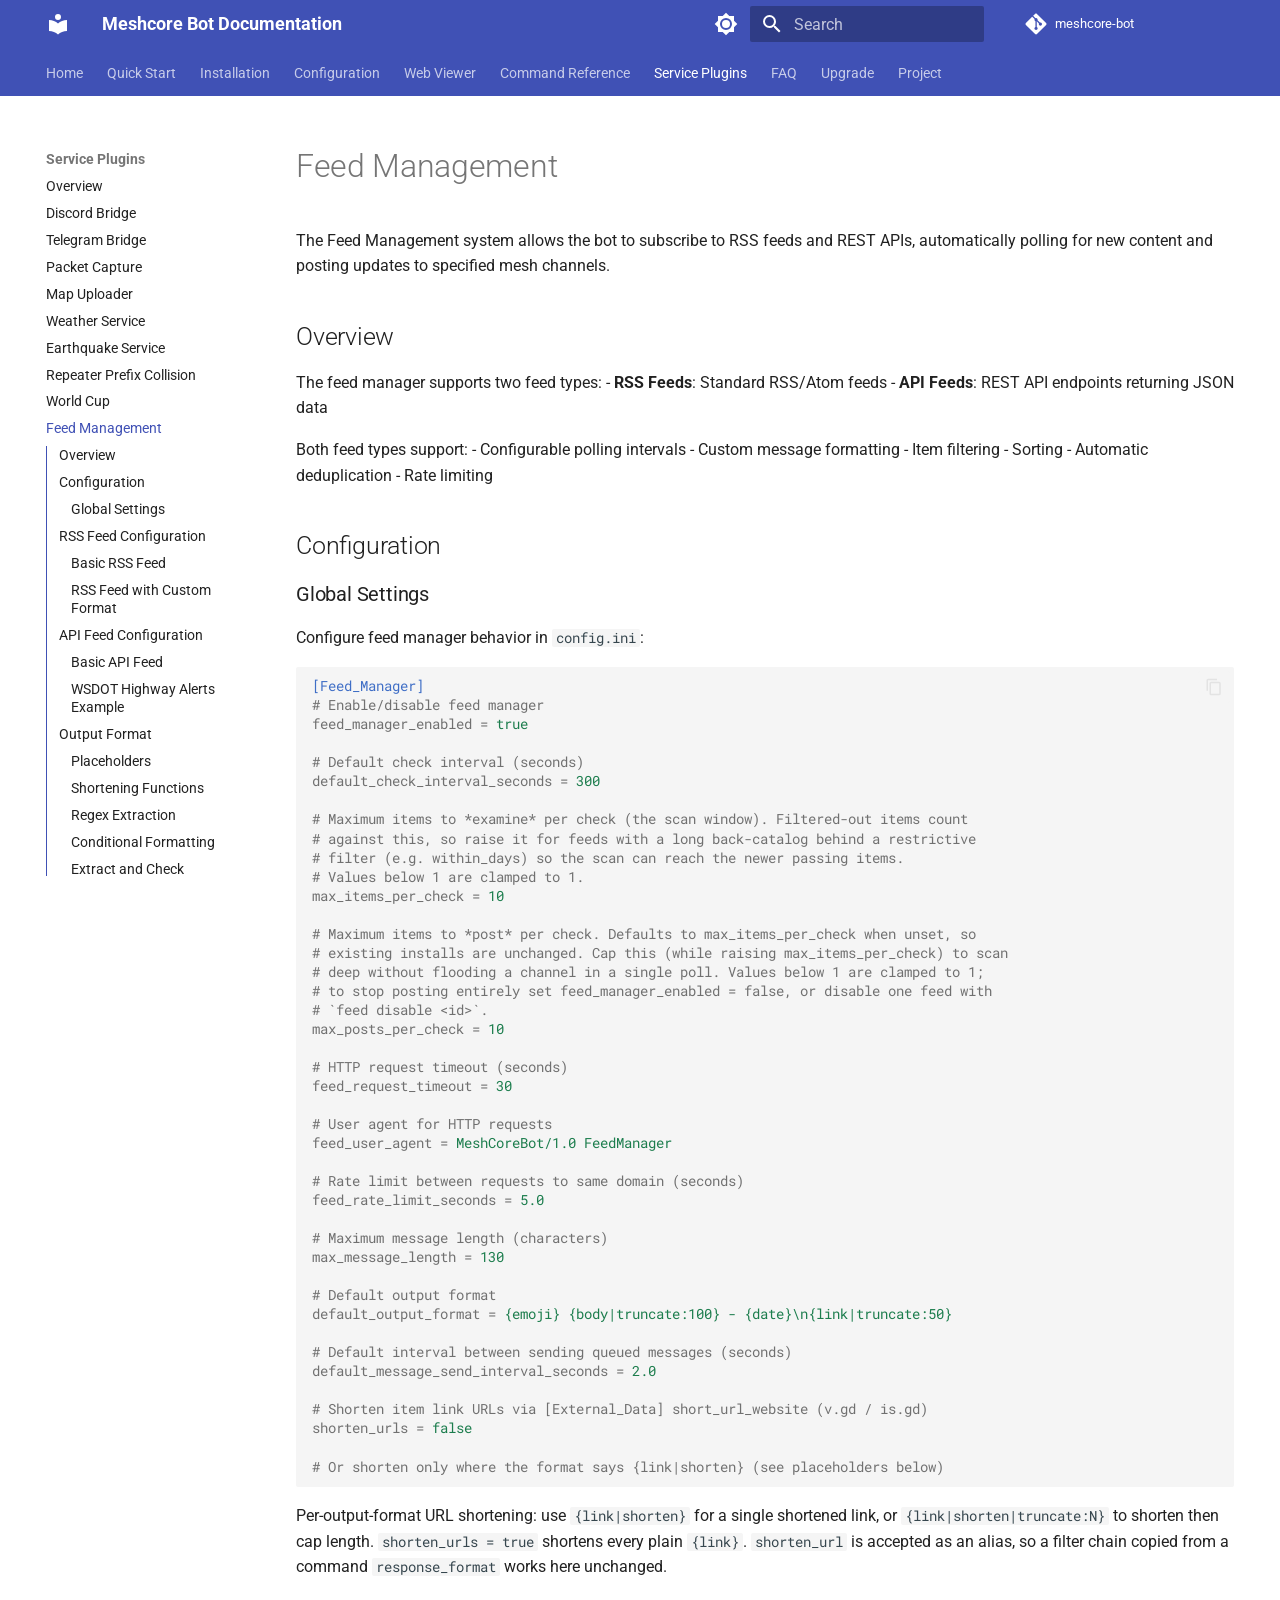
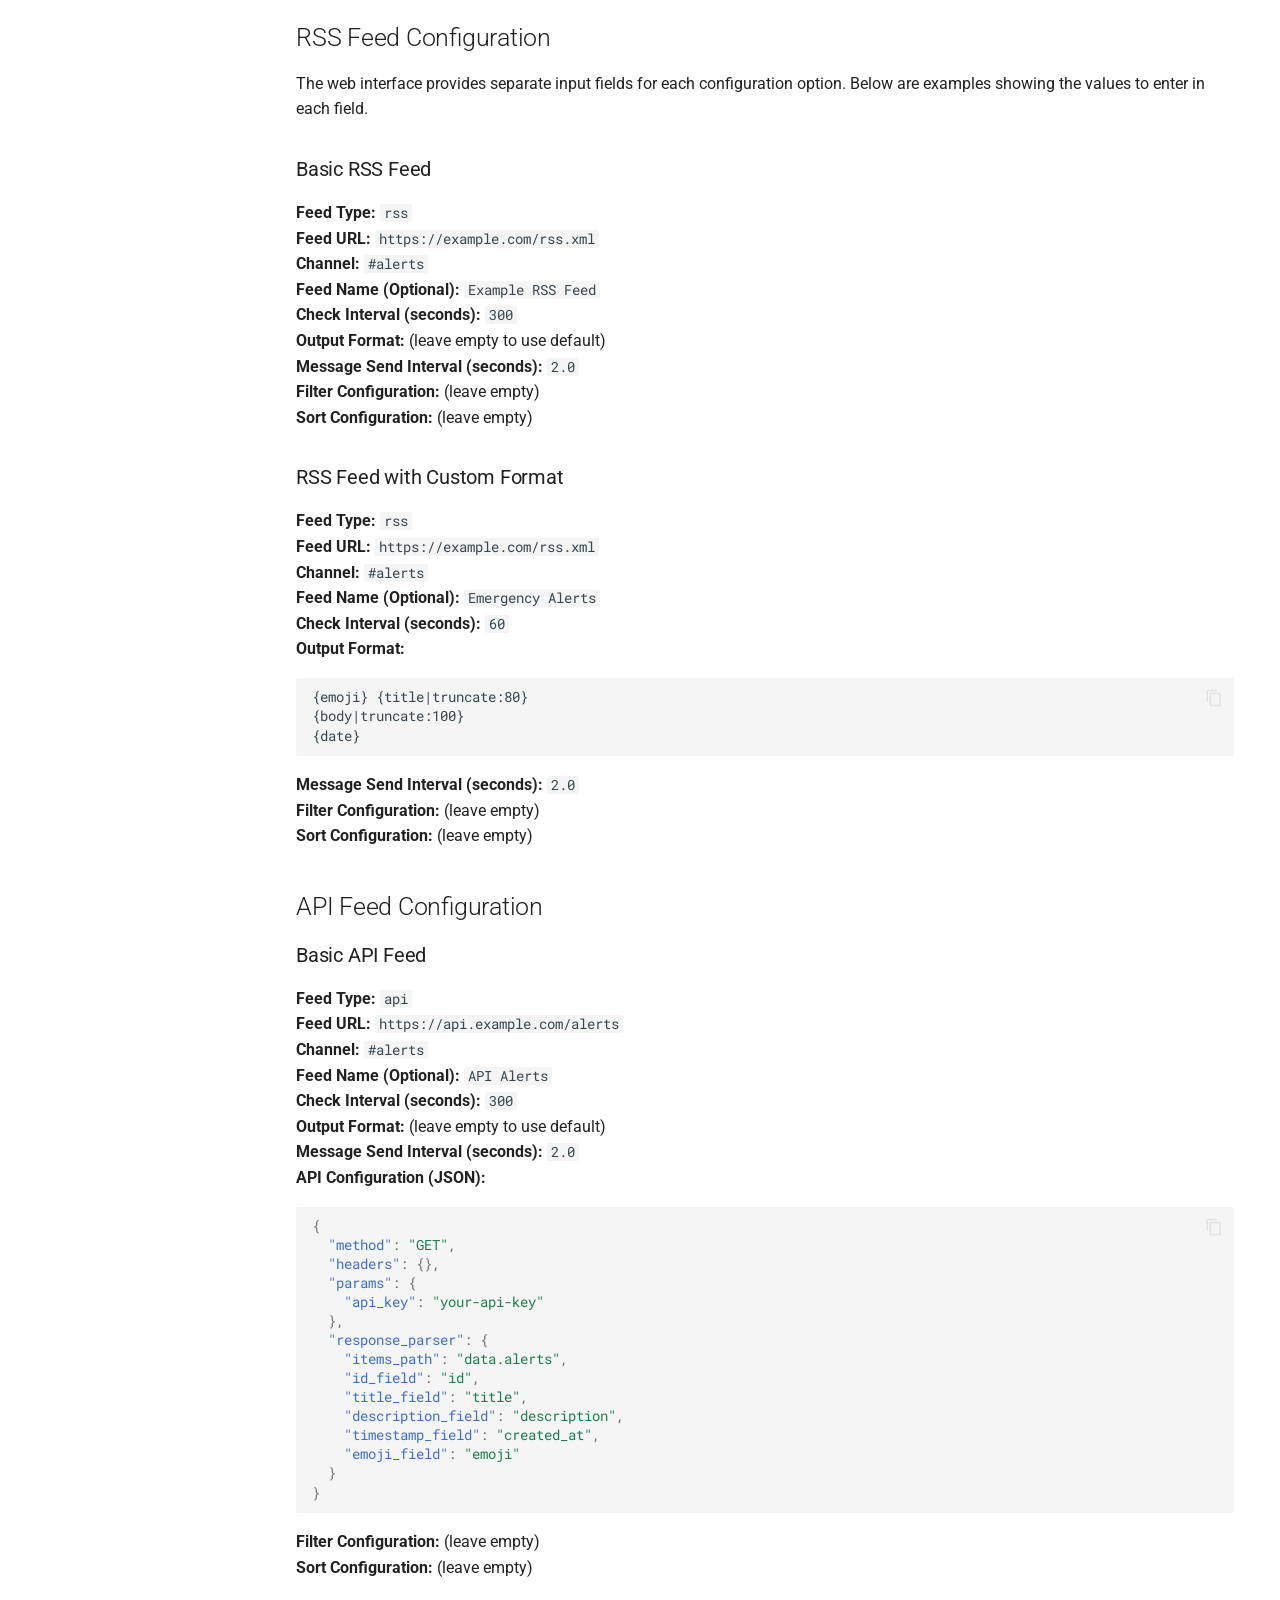
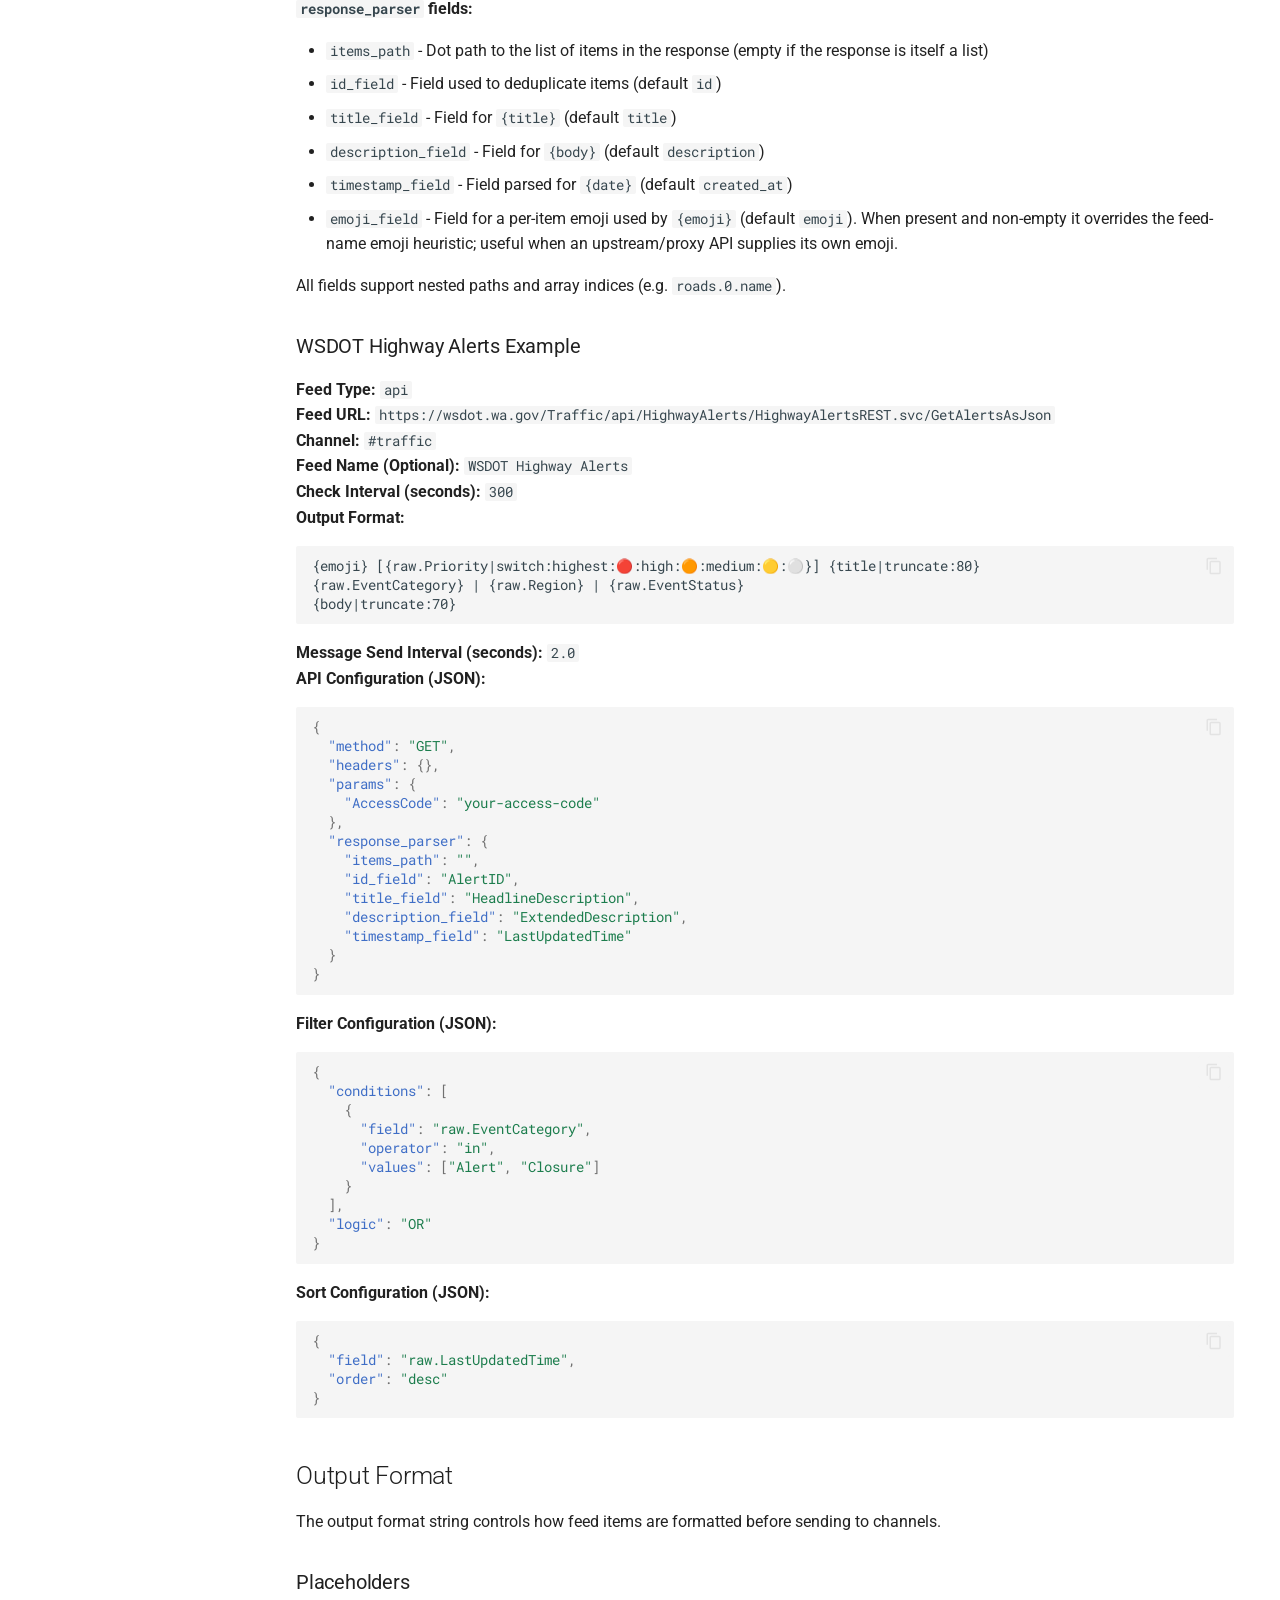
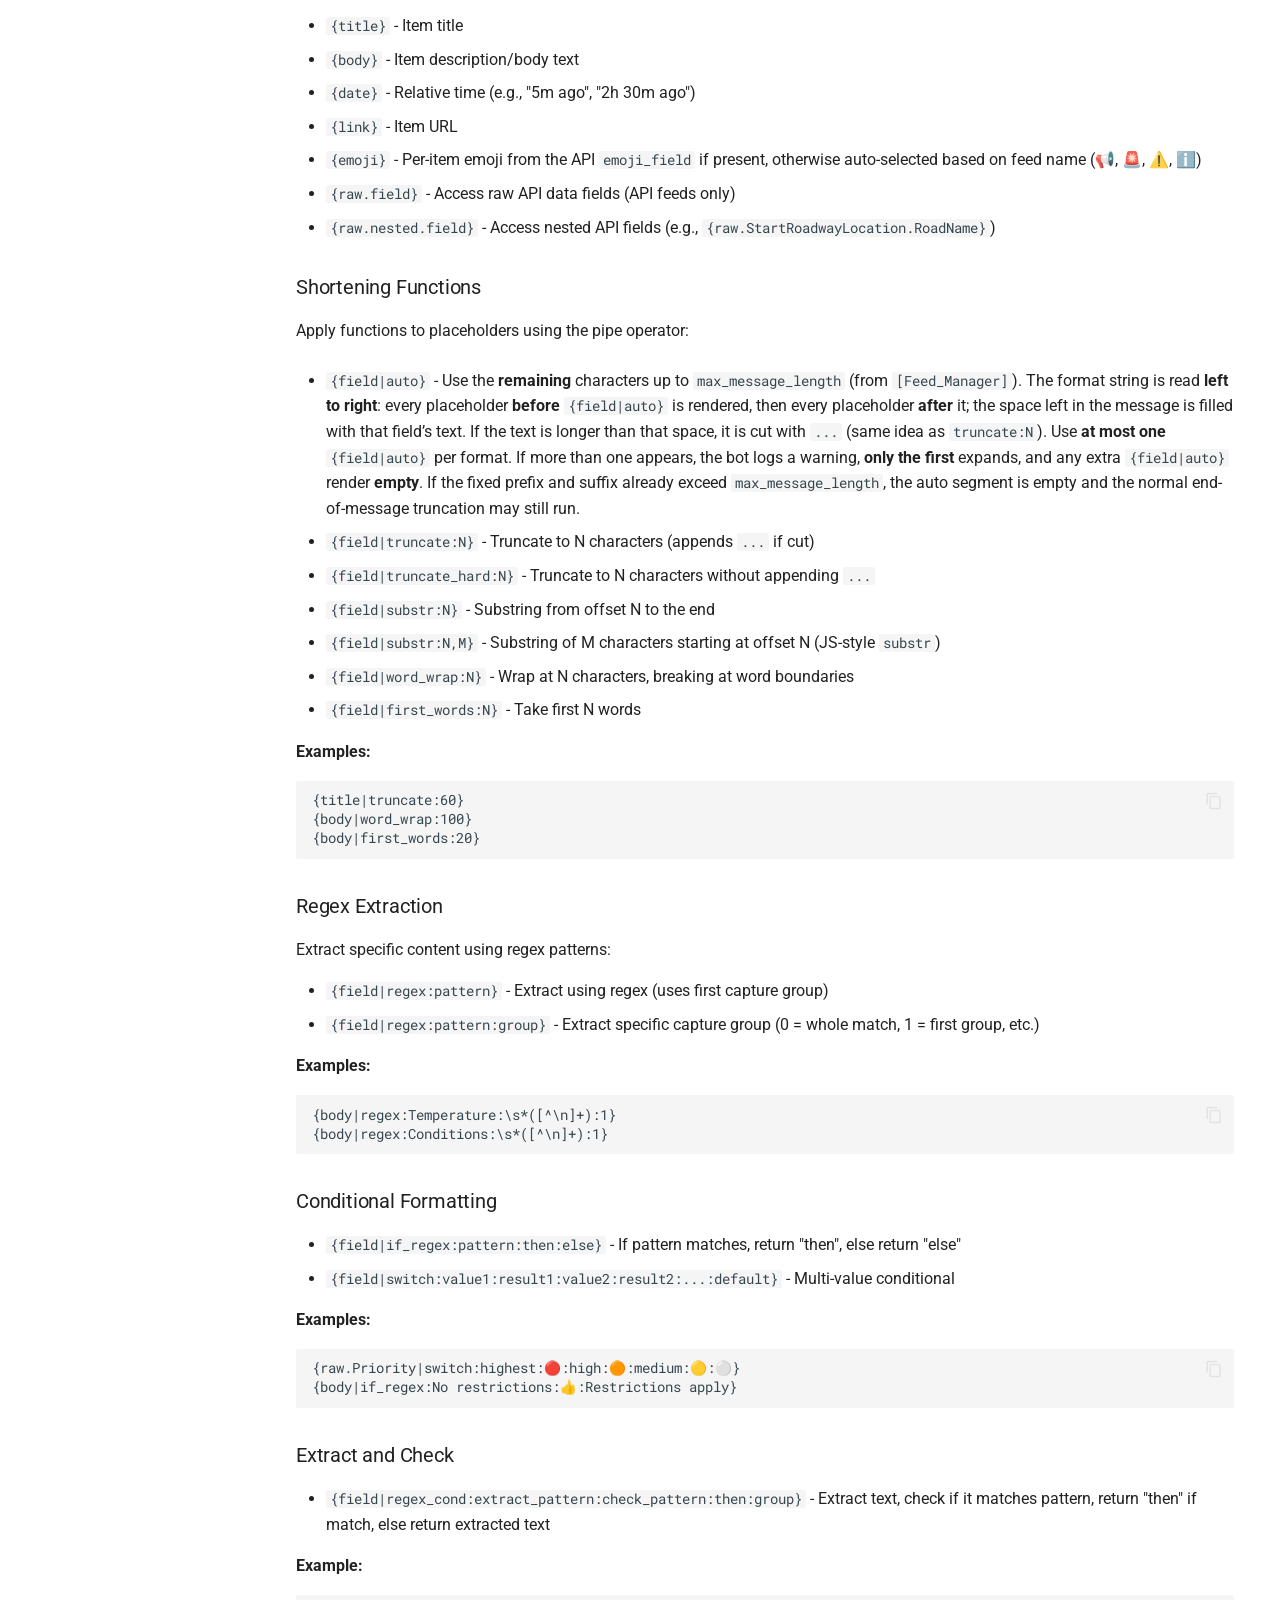
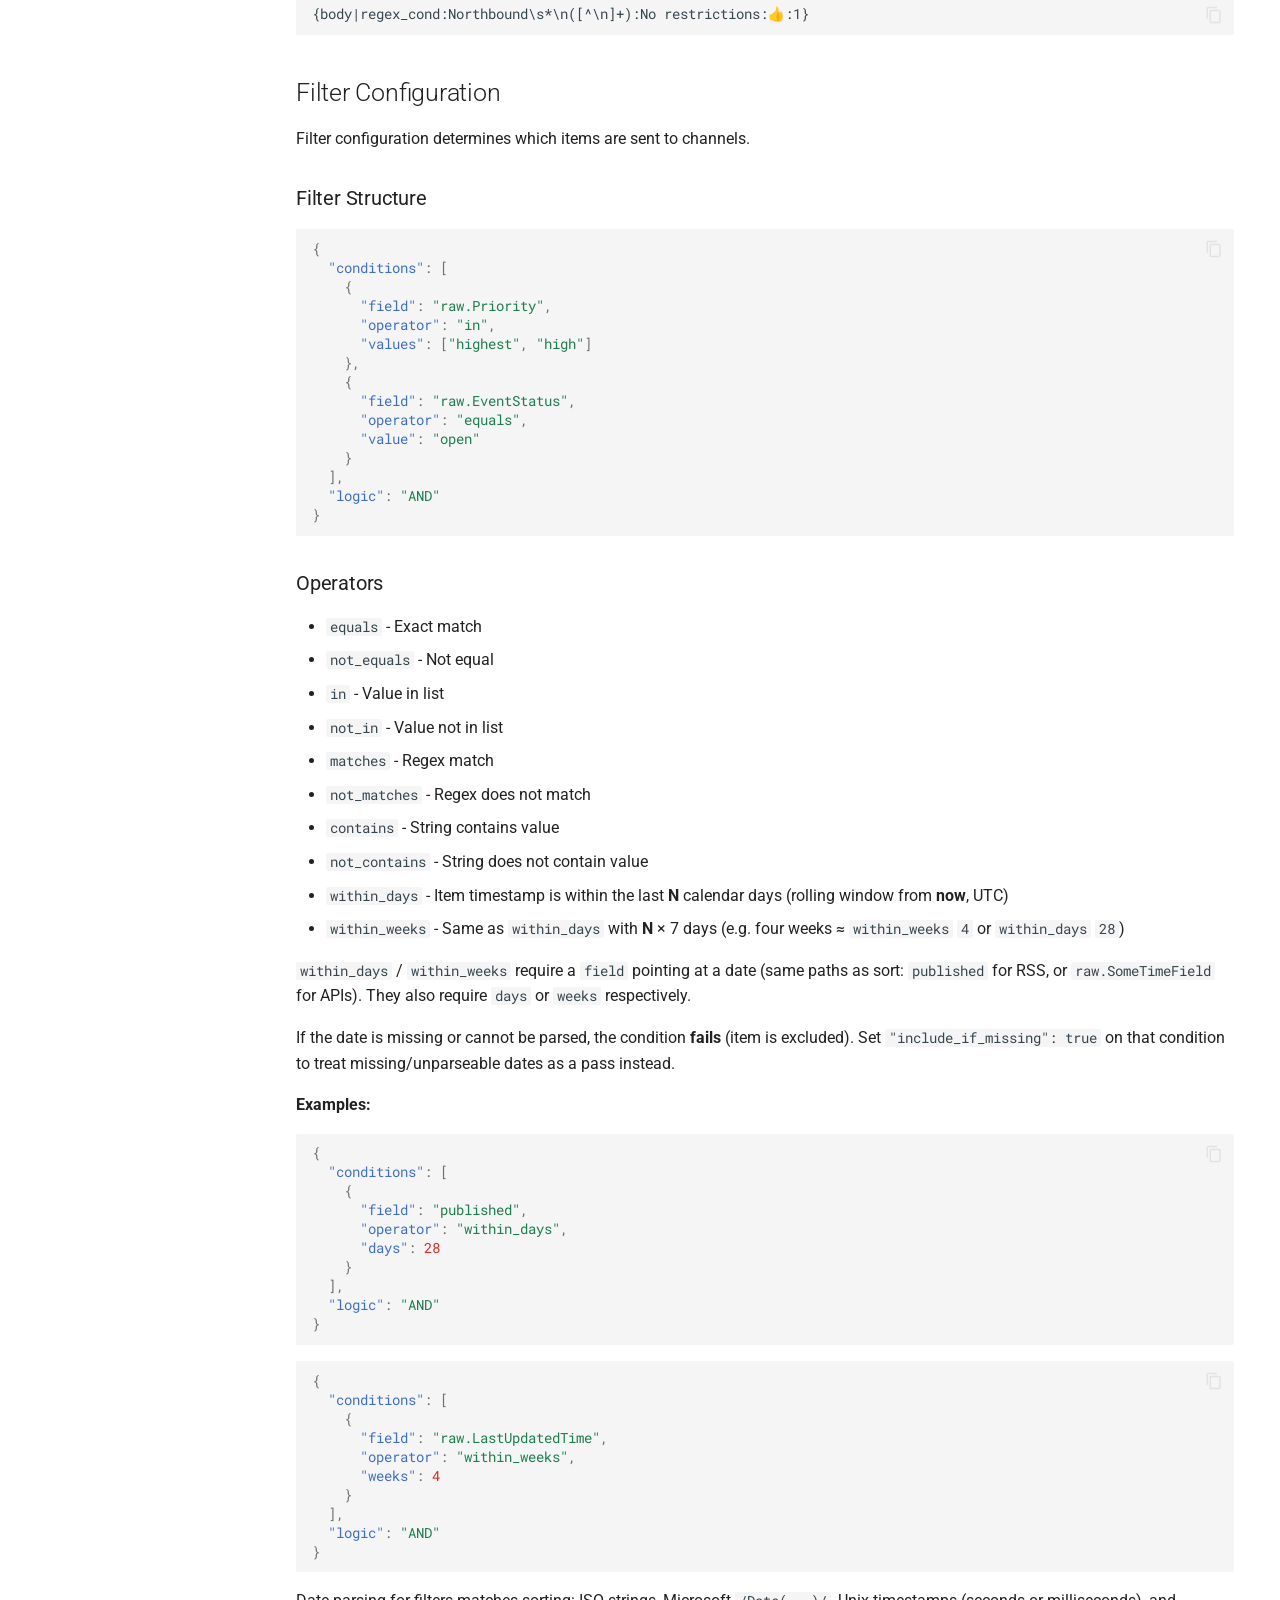
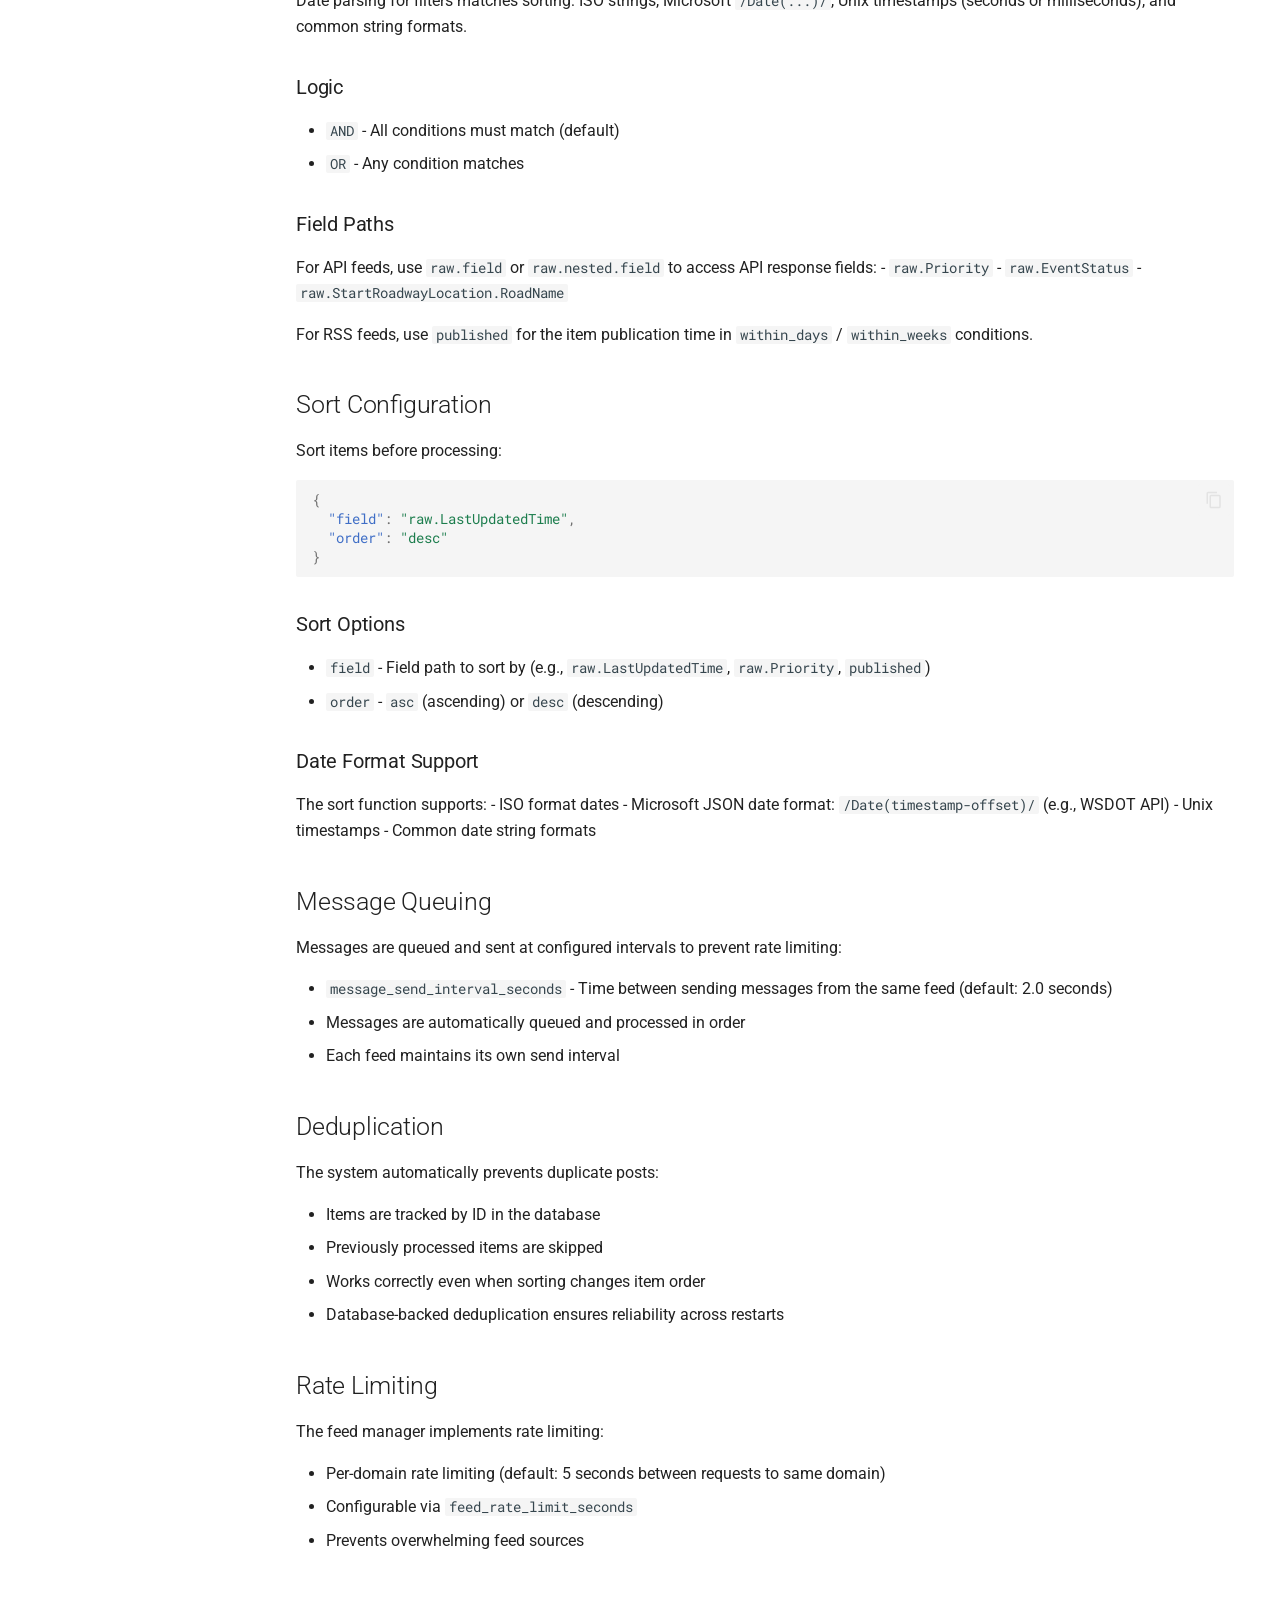
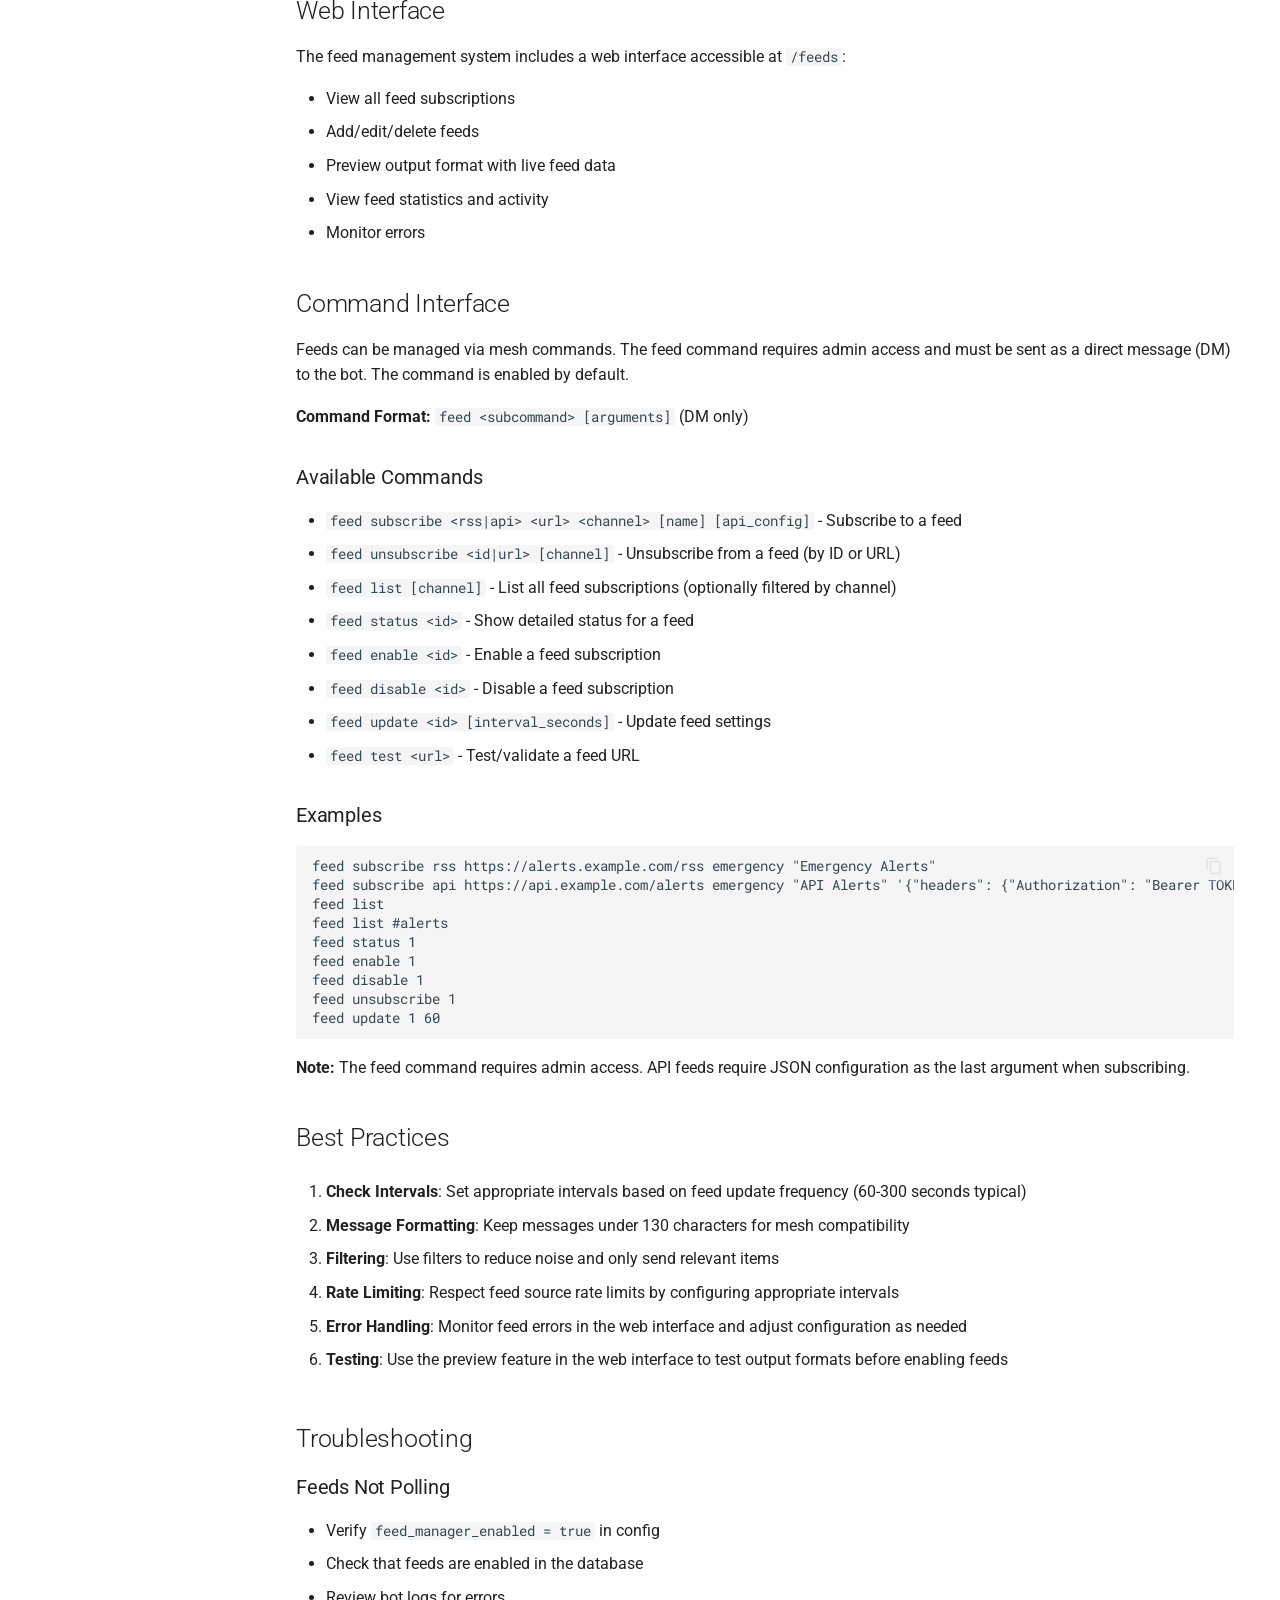
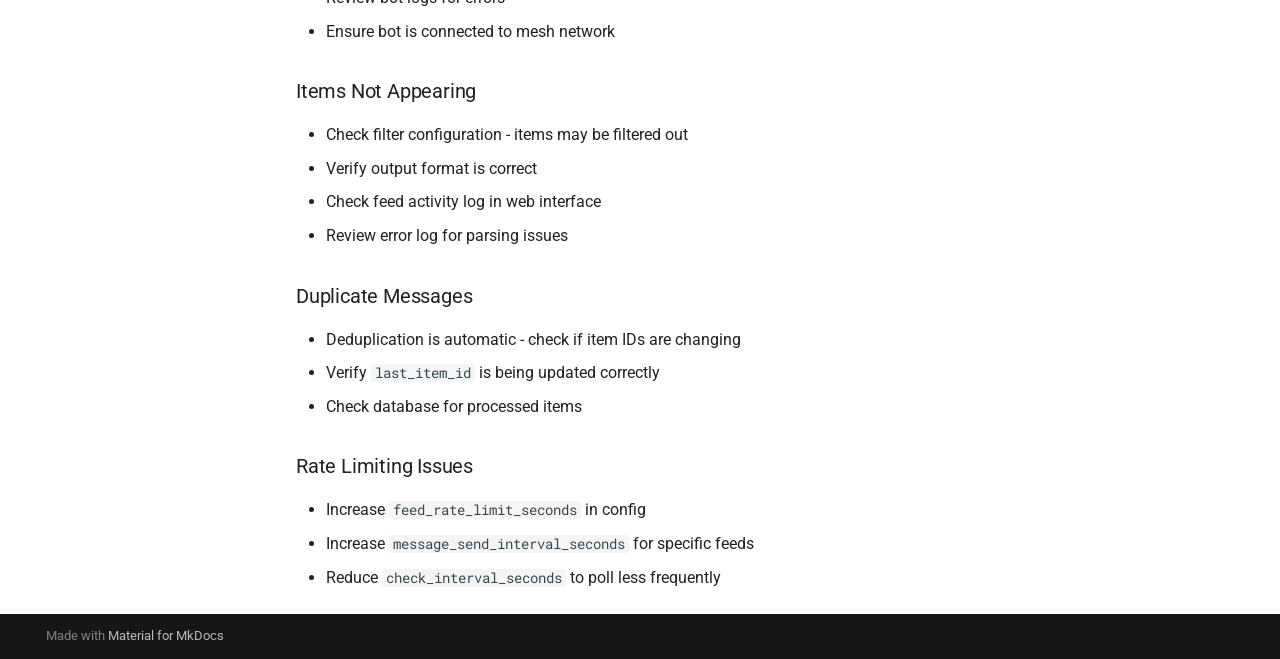
<file: FEEDS/index.html>
<!doctype html>
<html lang="en" class="no-js">
  <head>
    
      <meta charset="utf-8">
      <meta name="viewport" content="width=device-width,initial-scale=1">
      
        <meta name="description" content="Documentation for the MeshCore bot and its services">
      
      
      
        <link rel="canonical" href="https://agessaman.github.io/meshcore-bot/FEEDS/">
      
      
        <link rel="prev" href="../worldcup/">
      
      
        <link rel="next" href="../faq/">
      
      
        
      
      
      <link rel="icon" href="../assets/images/favicon.png">
      <meta name="generator" content="mkdocs-1.6.1, mkdocs-material-9.8.1">
    
    
      
        <title>Feed Management - Meshcore Bot Documentation</title>
      
    
    
      <link rel="stylesheet" href="../assets/stylesheets/main.57a0d79d.min.css">
      
        
        <link rel="stylesheet" href="../assets/stylesheets/palette.fb2fffe2.min.css">
      
      


    
    
      
    
    
      
        
        
        <link rel="preconnect" href="https://fonts.gstatic.com" crossorigin>
        <link rel="stylesheet" href="https://fonts.googleapis.com/css?family=Roboto:300,300i,400,400i,700,700i%7CRoboto+Mono:400,400i,700,700i&display=fallback">
        <style>:root{--md-text-font:"Roboto";--md-code-font:"Roboto Mono"}</style>
      
    
    
    <script>__md_scope=new URL("..",location),__md_hash=e=>[...e].reduce(((e,_)=>(e<<5)-e+_.charCodeAt(0)),0),__md_get=(e,_=localStorage,t=__md_scope)=>JSON.parse(_.getItem(t.pathname+"."+e)),__md_set=(e,_,t=localStorage,a=__md_scope)=>{try{t.setItem(a.pathname+"."+e,JSON.stringify(_))}catch(e){}}</script>
    
      

    
    
  </head>
  
  
    
    
      
    
    
    
    
    <body dir="ltr" data-md-color-scheme="default" data-md-color-primary="indigo" data-md-color-accent="cyan">
  
    
    <input class="md-toggle" data-md-toggle="drawer" type="checkbox" id="__drawer" autocomplete="off">
    <input class="md-toggle" data-md-toggle="search" type="checkbox" id="__search" autocomplete="off">
    <label class="md-overlay" for="__drawer"></label>
    <div data-md-component="skip">
      
        
        <a href="#feed-management" class="md-skip">
          Skip to content
        </a>
      
    </div>
    <div data-md-component="announce">
      
    </div>
    
    
      

<header class="md-header" data-md-component="header">
  <nav class="md-header__inner md-grid" aria-label="Header">
    <a href=".." title="Meshcore Bot Documentation" class="md-header__button md-logo" aria-label="Meshcore Bot Documentation" data-md-component="logo">
      
  
  <svg xmlns="http://www.w3.org/2000/svg" viewBox="0 0 24 24"><path d="M12 8a3 3 0 0 0 3-3 3 3 0 0 0-3-3 3 3 0 0 0-3 3 3 3 0 0 0 3 3m0 3.54C9.64 9.35 6.5 8 3 8v11c3.5 0 6.64 1.35 9 3.54 2.36-2.19 5.5-3.54 9-3.54V8c-3.5 0-6.64 1.35-9 3.54"/></svg>

    </a>
    <label class="md-header__button md-icon" for="__drawer">
      
      <svg xmlns="http://www.w3.org/2000/svg" viewBox="0 0 24 24"><path d="M3 6h18v2H3zm0 5h18v2H3zm0 5h18v2H3z"/></svg>
    </label>
    <div class="md-header__title" data-md-component="header-title">
      <div class="md-header__ellipsis">
        <div class="md-header__topic">
          <span class="md-ellipsis">
            Meshcore Bot Documentation
          </span>
        </div>
        <div class="md-header__topic" data-md-component="header-topic">
          <span class="md-ellipsis">
            
              Feed Management
            
          </span>
        </div>
      </div>
    </div>
    
      
        <form class="md-header__option" data-md-component="palette">
  
    
    
    
    <input class="md-option" data-md-color-media="" data-md-color-scheme="default" data-md-color-primary="indigo" data-md-color-accent="cyan"  aria-label="Switch to dark mode"  type="radio" name="__palette" id="__palette_0">
    
      <label class="md-header__button md-icon" title="Switch to dark mode" for="__palette_1" hidden>
        <svg xmlns="http://www.w3.org/2000/svg" viewBox="0 0 24 24"><path d="M12 8a4 4 0 0 0-4 4 4 4 0 0 0 4 4 4 4 0 0 0 4-4 4 4 0 0 0-4-4m0 10a6 6 0 0 1-6-6 6 6 0 0 1 6-6 6 6 0 0 1 6 6 6 6 0 0 1-6 6m8-9.31V4h-4.69L12 .69 8.69 4H4v4.69L.69 12 4 15.31V20h4.69L12 23.31 15.31 20H20v-4.69L23.31 12z"/></svg>
      </label>
    
  
    
    
    
    <input class="md-option" data-md-color-media="" data-md-color-scheme="slate" data-md-color-primary="indigo" data-md-color-accent="cyan"  aria-label="Switch to light mode"  type="radio" name="__palette" id="__palette_1">
    
      <label class="md-header__button md-icon" title="Switch to light mode" for="__palette_0" hidden>
        <svg xmlns="http://www.w3.org/2000/svg" viewBox="0 0 24 24"><path d="M12 18c-.89 0-1.74-.2-2.5-.55C11.56 16.5 13 14.42 13 12s-1.44-4.5-3.5-5.45C10.26 6.2 11.11 6 12 6a6 6 0 0 1 6 6 6 6 0 0 1-6 6m8-9.31V4h-4.69L12 .69 8.69 4H4v4.69L.69 12 4 15.31V20h4.69L12 23.31 15.31 20H20v-4.69L23.31 12z"/></svg>
      </label>
    
  
</form>
      
    
    
      <script>var palette=__md_get("__palette");if(palette&&palette.color){if("(prefers-color-scheme)"===palette.color.media){var media=matchMedia("(prefers-color-scheme: light)"),input=document.querySelector(media.matches?"[data-md-color-media='(prefers-color-scheme: light)']":"[data-md-color-media='(prefers-color-scheme: dark)']");palette.color.media=input.getAttribute("data-md-color-media"),palette.color.scheme=input.getAttribute("data-md-color-scheme"),palette.color.primary=input.getAttribute("data-md-color-primary"),palette.color.accent=input.getAttribute("data-md-color-accent")}for(var[key,value]of Object.entries(palette.color))document.body.setAttribute("data-md-color-"+key,value)}</script>
    
    
    
      
      
        <label class="md-header__button md-icon" for="__search">
          
          <svg xmlns="http://www.w3.org/2000/svg" viewBox="0 0 24 24"><path d="M9.5 3A6.5 6.5 0 0 1 16 9.5c0 1.61-.59 3.09-1.56 4.23l.27.27h.79l5 5-1.5 1.5-5-5v-.79l-.27-.27A6.52 6.52 0 0 1 9.5 16 6.5 6.5 0 0 1 3 9.5 6.5 6.5 0 0 1 9.5 3m0 2C7 5 5 7 5 9.5S7 14 9.5 14 14 12 14 9.5 12 5 9.5 5"/></svg>
        </label>
        <div class="md-search" data-md-component="search" role="dialog">
  <label class="md-search__overlay" for="__search"></label>
  <div class="md-search__inner" role="search">
    <form class="md-search__form" name="search">
      <input type="text" class="md-search__input" name="query" aria-label="Search" placeholder="Search" autocapitalize="off" autocorrect="off" autocomplete="off" spellcheck="false" data-md-component="search-query" required>
      <label class="md-search__icon md-icon" for="__search">
        
        <svg xmlns="http://www.w3.org/2000/svg" viewBox="0 0 24 24"><path d="M9.5 3A6.5 6.5 0 0 1 16 9.5c0 1.61-.59 3.09-1.56 4.23l.27.27h.79l5 5-1.5 1.5-5-5v-.79l-.27-.27A6.52 6.52 0 0 1 9.5 16 6.5 6.5 0 0 1 3 9.5 6.5 6.5 0 0 1 9.5 3m0 2C7 5 5 7 5 9.5S7 14 9.5 14 14 12 14 9.5 12 5 9.5 5"/></svg>
        
        <svg xmlns="http://www.w3.org/2000/svg" viewBox="0 0 24 24"><path d="M20 11v2H8l5.5 5.5-1.42 1.42L4.16 12l7.92-7.92L13.5 5.5 8 11z"/></svg>
      </label>
      <nav class="md-search__options" aria-label="Search">
        
        <button type="reset" class="md-search__icon md-icon" title="Clear" aria-label="Clear" tabindex="-1">
          
          <svg xmlns="http://www.w3.org/2000/svg" viewBox="0 0 24 24"><path d="M19 6.41 17.59 5 12 10.59 6.41 5 5 6.41 10.59 12 5 17.59 6.41 19 12 13.41 17.59 19 19 17.59 13.41 12z"/></svg>
        </button>
      </nav>
      
    </form>
    <div class="md-search__output">
      <div class="md-search__scrollwrap" tabindex="0" data-md-scrollfix>
        <div class="md-search-result" data-md-component="search-result">
          <div class="md-search-result__meta">
            Initializing search
          </div>
          <ol class="md-search-result__list" role="presentation"></ol>
        </div>
      </div>
    </div>
  </div>
</div>
      
    
    
      <div class="md-header__source">
        <a href="https://github.com/agessaman/meshcore-bot" title="Go to repository" class="md-source" data-md-component="source">
  <div class="md-source__icon md-icon">
    
    <svg xmlns="http://www.w3.org/2000/svg" viewBox="0 0 448 512"><!--! Font Awesome Free 7.1.0 by @fontawesome - https://fontawesome.com License - https://fontawesome.com/license/free (Icons: CC BY 4.0, Fonts: SIL OFL 1.1, Code: MIT License) Copyright 2025 Fonticons, Inc.--><path d="M439.6 236.1 244 40.5c-5.4-5.5-12.8-8.5-20.4-8.5s-15 3-20.4 8.4L162.5 81l51.5 51.5c27.1-9.1 52.7 16.8 43.4 43.7l49.7 49.7c34.2-11.8 61.2 31 35.5 56.7-26.5 26.5-70.2-2.9-56-37.3L240.3 199v121.9c25.3 12.5 22.3 41.8 9.1 55-6.4 6.4-15.2 10.1-24.3 10.1s-17.8-3.6-24.3-10.1c-17.6-17.6-11.1-46.9 11.2-56v-123c-20.8-8.5-24.6-30.7-18.6-45L142.6 101 8.5 235.1C3 240.6 0 247.9 0 255.5s3 15 8.5 20.4l195.6 195.7c5.4 5.4 12.7 8.4 20.4 8.4s15-3 20.4-8.4l194.7-194.7c5.4-5.4 8.4-12.8 8.4-20.4s-3-15-8.4-20.4"/></svg>
  </div>
  <div class="md-source__repository">
    meshcore-bot
  </div>
</a>
      </div>
    
  </nav>
  
</header>
    
    <div class="md-container" data-md-component="container">
      
      
        
          
            
<nav class="md-tabs" aria-label="Tabs" data-md-component="tabs">
  <div class="md-grid">
    <ul class="md-tabs__list">
      
        
  
  
  
  
    <li class="md-tabs__item">
      <a href=".." class="md-tabs__link">
        
  
  
    
  
  Home

      </a>
    </li>
  

      
        
  
  
  
  
    <li class="md-tabs__item">
      <a href="../getting-started/" class="md-tabs__link">
        
  
  
    
  
  Quick Start

      </a>
    </li>
  

      
        
  
  
  
  
    
    
      <li class="md-tabs__item">
        <a href="../installation/" class="md-tabs__link">
          
  
  
  Installation

        </a>
      </li>
    
  

      
        
  
  
  
  
    
    
      <li class="md-tabs__item">
        <a href="../configuration/" class="md-tabs__link">
          
  
  
  Configuration

        </a>
      </li>
    
  

      
        
  
  
  
  
    <li class="md-tabs__item">
      <a href="../web-viewer/" class="md-tabs__link">
        
  
  
    
  
  Web Viewer

      </a>
    </li>
  

      
        
  
  
  
  
    
    
      <li class="md-tabs__item">
        <a href="../command-reference/" class="md-tabs__link">
          
  
  
  Command Reference

        </a>
      </li>
    
  

      
        
  
  
  
    
  
  
    
    
      <li class="md-tabs__item md-tabs__item--active">
        <a href="../service-plugins/" class="md-tabs__link">
          
  
  
  Service Plugins

        </a>
      </li>
    
  

      
        
  
  
  
  
    <li class="md-tabs__item">
      <a href="../faq/" class="md-tabs__link">
        
  
  
    
  
  FAQ

      </a>
    </li>
  

      
        
  
  
  
  
    <li class="md-tabs__item">
      <a href="../upgrade/" class="md-tabs__link">
        
  
  
    
  
  Upgrade

      </a>
    </li>
  

      
        
  
  
  
  
    
    
      <li class="md-tabs__item">
        <a href="../solar-conditions-provenance/" class="md-tabs__link">
          
  
  
  Project

        </a>
      </li>
    
  

      
    </ul>
  </div>
</nav>
          
        
      
      <main class="md-main" data-md-component="main">
        <div class="md-main__inner md-grid">
          
            
              
              <div class="md-sidebar md-sidebar--primary" data-md-component="sidebar" data-md-type="navigation" >
                <div class="md-sidebar__scrollwrap">
                  <div class="md-sidebar__inner">
                    


  


  

<nav class="md-nav md-nav--primary md-nav--lifted md-nav--integrated" aria-label="Navigation" data-md-level="0">
  <label class="md-nav__title" for="__drawer">
    <a href=".." title="Meshcore Bot Documentation" class="md-nav__button md-logo" aria-label="Meshcore Bot Documentation" data-md-component="logo">
      
  
  <svg xmlns="http://www.w3.org/2000/svg" viewBox="0 0 24 24"><path d="M12 8a3 3 0 0 0 3-3 3 3 0 0 0-3-3 3 3 0 0 0-3 3 3 3 0 0 0 3 3m0 3.54C9.64 9.35 6.5 8 3 8v11c3.5 0 6.64 1.35 9 3.54 2.36-2.19 5.5-3.54 9-3.54V8c-3.5 0-6.64 1.35-9 3.54"/></svg>

    </a>
    Meshcore Bot Documentation
  </label>
  
    <div class="md-nav__source">
      <a href="https://github.com/agessaman/meshcore-bot" title="Go to repository" class="md-source" data-md-component="source">
  <div class="md-source__icon md-icon">
    
    <svg xmlns="http://www.w3.org/2000/svg" viewBox="0 0 448 512"><!--! Font Awesome Free 7.1.0 by @fontawesome - https://fontawesome.com License - https://fontawesome.com/license/free (Icons: CC BY 4.0, Fonts: SIL OFL 1.1, Code: MIT License) Copyright 2025 Fonticons, Inc.--><path d="M439.6 236.1 244 40.5c-5.4-5.5-12.8-8.5-20.4-8.5s-15 3-20.4 8.4L162.5 81l51.5 51.5c27.1-9.1 52.7 16.8 43.4 43.7l49.7 49.7c34.2-11.8 61.2 31 35.5 56.7-26.5 26.5-70.2-2.9-56-37.3L240.3 199v121.9c25.3 12.5 22.3 41.8 9.1 55-6.4 6.4-15.2 10.1-24.3 10.1s-17.8-3.6-24.3-10.1c-17.6-17.6-11.1-46.9 11.2-56v-123c-20.8-8.5-24.6-30.7-18.6-45L142.6 101 8.5 235.1C3 240.6 0 247.9 0 255.5s3 15 8.5 20.4l195.6 195.7c5.4 5.4 12.7 8.4 20.4 8.4s15-3 20.4-8.4l194.7-194.7c5.4-5.4 8.4-12.8 8.4-20.4s-3-15-8.4-20.4"/></svg>
  </div>
  <div class="md-source__repository">
    meshcore-bot
  </div>
</a>
    </div>
  
  <ul class="md-nav__list" data-md-scrollfix>
    
      
      
  
  
  
  
    <li class="md-nav__item">
      <a href=".." class="md-nav__link">
        
  
  
  <span class="md-ellipsis">
    
  
    Home
  

    
  </span>
  
  

      </a>
    </li>
  

    
      
      
  
  
  
  
    <li class="md-nav__item">
      <a href="../getting-started/" class="md-nav__link">
        
  
  
  <span class="md-ellipsis">
    
  
    Quick Start
  

    
  </span>
  
  

      </a>
    </li>
  

    
      
      
  
  
  
  
    
    
    
    
      
      
        
      
    
    
    <li class="md-nav__item md-nav__item--nested">
      
        
        
        <input class="md-nav__toggle md-toggle " type="checkbox" id="__nav_3" >
        
          
          <label class="md-nav__link" for="__nav_3" id="__nav_3_label" tabindex="0">
            
  
  
  <span class="md-ellipsis">
    
  
    Installation
  

    
  </span>
  
  

            <span class="md-nav__icon md-icon"></span>
          </label>
        
        <nav class="md-nav" data-md-level="1" aria-labelledby="__nav_3_label" aria-expanded="false">
          <label class="md-nav__title" for="__nav_3">
            <span class="md-nav__icon md-icon"></span>
            
  
    Installation
  

          </label>
          <ul class="md-nav__list" data-md-scrollfix>
            
              
                
  
  
  
  
    <li class="md-nav__item">
      <a href="../installation/" class="md-nav__link">
        
  
  
  <span class="md-ellipsis">
    
  
    Overview
  

    
  </span>
  
  

      </a>
    </li>
  

              
            
              
                
  
  
  
  
    <li class="md-nav__item">
      <a href="../docker/" class="md-nav__link">
        
  
  
  <span class="md-ellipsis">
    
  
    Docker
  

    
  </span>
  
  

      </a>
    </li>
  

              
            
              
                
  
  
  
  
    <li class="md-nav__item">
      <a href="../service-installation/" class="md-nav__link">
        
  
  
  <span class="md-ellipsis">
    
  
    Service
  

    
  </span>
  
  

      </a>
    </li>
  

              
            
          </ul>
        </nav>
      
    </li>
  

    
      
      
  
  
  
  
    
    
    
    
      
      
        
      
    
    
    <li class="md-nav__item md-nav__item--nested">
      
        
        
        <input class="md-nav__toggle md-toggle " type="checkbox" id="__nav_4" >
        
          
          <label class="md-nav__link" for="__nav_4" id="__nav_4_label" tabindex="0">
            
  
  
  <span class="md-ellipsis">
    
  
    Configuration
  

    
  </span>
  
  

            <span class="md-nav__icon md-icon"></span>
          </label>
        
        <nav class="md-nav" data-md-level="1" aria-labelledby="__nav_4_label" aria-expanded="false">
          <label class="md-nav__title" for="__nav_4">
            <span class="md-nav__icon md-icon"></span>
            
  
    Configuration
  

          </label>
          <ul class="md-nav__list" data-md-scrollfix>
            
              
                
  
  
  
  
    <li class="md-nav__item">
      <a href="../configuration/" class="md-nav__link">
        
  
  
  <span class="md-ellipsis">
    
  
    Overview
  

    
  </span>
  
  

      </a>
    </li>
  

              
            
              
                
  
  
  
  
    <li class="md-nav__item">
      <a href="../data-retention/" class="md-nav__link">
        
  
  
  <span class="md-ellipsis">
    
  
    Data retention
  

    
  </span>
  
  

      </a>
    </li>
  

              
            
              
                
  
  
  
  
    <li class="md-nav__item">
      <a href="../local-plugins/" class="md-nav__link">
        
  
  
  <span class="md-ellipsis">
    
  
    Local plugins and services
  

    
  </span>
  
  

      </a>
    </li>
  

              
            
              
                
  
  
  
  
    <li class="md-nav__item">
      <a href="../checkin-api/" class="md-nav__link">
        
  
  
  <span class="md-ellipsis">
    
  
    Check-in API
  

    
  </span>
  
  

      </a>
    </li>
  

              
            
              
                
  
  
  
  
    <li class="md-nav__item">
      <a href="../path-command-config/" class="md-nav__link">
        
  
  
  <span class="md-ellipsis">
    
  
    Path Command
  

    
  </span>
  
  

      </a>
    </li>
  

              
            
              
                
  
  
  
  
    <li class="md-nav__item">
      <a href="../config-validation/" class="md-nav__link">
        
  
  
  <span class="md-ellipsis">
    
  
    Config validation
  

    
  </span>
  
  

      </a>
    </li>
  

              
            
              
                
  
  
  
  
    <li class="md-nav__item">
      <a href="../region-warnings/" class="md-nav__link">
        
  
  
  <span class="md-ellipsis">
    
  
    Region warnings
  

    
  </span>
  
  

      </a>
    </li>
  

              
            
          </ul>
        </nav>
      
    </li>
  

    
      
      
  
  
  
  
    <li class="md-nav__item">
      <a href="../web-viewer/" class="md-nav__link">
        
  
  
  <span class="md-ellipsis">
    
  
    Web Viewer
  

    
  </span>
  
  

      </a>
    </li>
  

    
      
      
  
  
  
  
    
    
    
    
      
      
        
      
    
    
    <li class="md-nav__item md-nav__item--nested">
      
        
        
        <input class="md-nav__toggle md-toggle " type="checkbox" id="__nav_6" >
        
          
          <label class="md-nav__link" for="__nav_6" id="__nav_6_label" tabindex="0">
            
  
  
  <span class="md-ellipsis">
    
  
    Command Reference
  

    
  </span>
  
  

            <span class="md-nav__icon md-icon"></span>
          </label>
        
        <nav class="md-nav" data-md-level="1" aria-labelledby="__nav_6_label" aria-expanded="false">
          <label class="md-nav__title" for="__nav_6">
            <span class="md-nav__icon md-icon"></span>
            
  
    Command Reference
  

          </label>
          <ul class="md-nav__list" data-md-scrollfix>
            
              
                
  
  
  
  
    <li class="md-nav__item">
      <a href="../command-reference/" class="md-nav__link">
        
  
  
  <span class="md-ellipsis">
    
  
    Overview
  

    
  </span>
  
  

      </a>
    </li>
  

              
            
              
                
  
  
  
  
    <li class="md-nav__item">
      <a href="../repeater-commands/" class="md-nav__link">
        
  
  
  <span class="md-ellipsis">
    
  
    Repeater Commands
  

    
  </span>
  
  

      </a>
    </li>
  

              
            
              
                
  
  
  
  
    <li class="md-nav__item">
      <a href="../command-reference-website/" class="md-nav__link">
        
  
  
  <span class="md-ellipsis">
    
  
    Custom Command Website
  

    
  </span>
  
  

      </a>
    </li>
  

              
            
              
                
  
  
  
  
    <li class="md-nav__item">
      <a href="../develop-command-scripts/" class="md-nav__link">
        
  
  
  <span class="md-ellipsis">
    
  
    Developing Commands
  

    
  </span>
  
  

      </a>
    </li>
  

              
            
          </ul>
        </nav>
      
    </li>
  

    
      
      
  
  
    
  
  
  
    
    
    
    
      
        
        
      
      
        
      
    
    
    <li class="md-nav__item md-nav__item--active md-nav__item--section md-nav__item--nested">
      
        
        
        <input class="md-nav__toggle md-toggle " type="checkbox" id="__nav_7" checked>
        
          
          <label class="md-nav__link" for="__nav_7" id="__nav_7_label" tabindex="">
            
  
  
  <span class="md-ellipsis">
    
  
    Service Plugins
  

    
  </span>
  
  

            <span class="md-nav__icon md-icon"></span>
          </label>
        
        <nav class="md-nav" data-md-level="1" aria-labelledby="__nav_7_label" aria-expanded="true">
          <label class="md-nav__title" for="__nav_7">
            <span class="md-nav__icon md-icon"></span>
            
  
    Service Plugins
  

          </label>
          <ul class="md-nav__list" data-md-scrollfix>
            
              
                
  
  
  
  
    <li class="md-nav__item">
      <a href="../service-plugins/" class="md-nav__link">
        
  
  
  <span class="md-ellipsis">
    
  
    Overview
  

    
  </span>
  
  

      </a>
    </li>
  

              
            
              
                
  
  
  
  
    <li class="md-nav__item">
      <a href="../discord-bridge/" class="md-nav__link">
        
  
  
  <span class="md-ellipsis">
    
  
    Discord Bridge
  

    
  </span>
  
  

      </a>
    </li>
  

              
            
              
                
  
  
  
  
    <li class="md-nav__item">
      <a href="../telegram-bridge/" class="md-nav__link">
        
  
  
  <span class="md-ellipsis">
    
  
    Telegram Bridge
  

    
  </span>
  
  

      </a>
    </li>
  

              
            
              
                
  
  
  
  
    <li class="md-nav__item">
      <a href="../packet-capture/" class="md-nav__link">
        
  
  
  <span class="md-ellipsis">
    
  
    Packet Capture
  

    
  </span>
  
  

      </a>
    </li>
  

              
            
              
                
  
  
  
  
    <li class="md-nav__item">
      <a href="../map-uploader/" class="md-nav__link">
        
  
  
  <span class="md-ellipsis">
    
  
    Map Uploader
  

    
  </span>
  
  

      </a>
    </li>
  

              
            
              
                
  
  
  
  
    <li class="md-nav__item">
      <a href="../weather-service/" class="md-nav__link">
        
  
  
  <span class="md-ellipsis">
    
  
    Weather Service
  

    
  </span>
  
  

      </a>
    </li>
  

              
            
              
                
  
  
  
  
    <li class="md-nav__item">
      <a href="../earthquake-service/" class="md-nav__link">
        
  
  
  <span class="md-ellipsis">
    
  
    Earthquake Service
  

    
  </span>
  
  

      </a>
    </li>
  

              
            
              
                
  
  
  
  
    <li class="md-nav__item">
      <a href="../repeater-prefix-collision-service/" class="md-nav__link">
        
  
  
  <span class="md-ellipsis">
    
  
    Repeater Prefix Collision
  

    
  </span>
  
  

      </a>
    </li>
  

              
            
              
                
  
  
  
  
    <li class="md-nav__item">
      <a href="../worldcup/" class="md-nav__link">
        
  
  
  <span class="md-ellipsis">
    
  
    World Cup
  

    
  </span>
  
  

      </a>
    </li>
  

              
            
              
                
  
  
    
  
  
  
    <li class="md-nav__item md-nav__item--active">
      
      <input class="md-nav__toggle md-toggle" type="checkbox" id="__toc">
      
      
        
      
      
        <label class="md-nav__link md-nav__link--active" for="__toc">
          
  
  
  <span class="md-ellipsis">
    
  
    Feed Management
  

    
  </span>
  
  

          <span class="md-nav__icon md-icon"></span>
        </label>
      
      <a href="./" class="md-nav__link md-nav__link--active">
        
  
  
  <span class="md-ellipsis">
    
  
    Feed Management
  

    
  </span>
  
  

      </a>
      
        

<nav class="md-nav md-nav--secondary" aria-label="Table of contents">
  
  
  
    
  
  
    <label class="md-nav__title" for="__toc">
      <span class="md-nav__icon md-icon"></span>
      Table of contents
    </label>
    <ul class="md-nav__list" data-md-component="toc" data-md-scrollfix>
      
        <li class="md-nav__item">
  <a href="#overview" class="md-nav__link">
    <span class="md-ellipsis">
      
        Overview
      
    </span>
  </a>
  
</li>
      
        <li class="md-nav__item">
  <a href="#configuration" class="md-nav__link">
    <span class="md-ellipsis">
      
        Configuration
      
    </span>
  </a>
  
    <nav class="md-nav" aria-label="Configuration">
      <ul class="md-nav__list">
        
          <li class="md-nav__item">
  <a href="#global-settings" class="md-nav__link">
    <span class="md-ellipsis">
      
        Global Settings
      
    </span>
  </a>
  
</li>
        
      </ul>
    </nav>
  
</li>
      
        <li class="md-nav__item">
  <a href="#rss-feed-configuration" class="md-nav__link">
    <span class="md-ellipsis">
      
        RSS Feed Configuration
      
    </span>
  </a>
  
    <nav class="md-nav" aria-label="RSS Feed Configuration">
      <ul class="md-nav__list">
        
          <li class="md-nav__item">
  <a href="#basic-rss-feed" class="md-nav__link">
    <span class="md-ellipsis">
      
        Basic RSS Feed
      
    </span>
  </a>
  
</li>
        
          <li class="md-nav__item">
  <a href="#rss-feed-with-custom-format" class="md-nav__link">
    <span class="md-ellipsis">
      
        RSS Feed with Custom Format
      
    </span>
  </a>
  
</li>
        
      </ul>
    </nav>
  
</li>
      
        <li class="md-nav__item">
  <a href="#api-feed-configuration" class="md-nav__link">
    <span class="md-ellipsis">
      
        API Feed Configuration
      
    </span>
  </a>
  
    <nav class="md-nav" aria-label="API Feed Configuration">
      <ul class="md-nav__list">
        
          <li class="md-nav__item">
  <a href="#basic-api-feed" class="md-nav__link">
    <span class="md-ellipsis">
      
        Basic API Feed
      
    </span>
  </a>
  
</li>
        
          <li class="md-nav__item">
  <a href="#wsdot-highway-alerts-example" class="md-nav__link">
    <span class="md-ellipsis">
      
        WSDOT Highway Alerts Example
      
    </span>
  </a>
  
</li>
        
      </ul>
    </nav>
  
</li>
      
        <li class="md-nav__item">
  <a href="#output-format" class="md-nav__link">
    <span class="md-ellipsis">
      
        Output Format
      
    </span>
  </a>
  
    <nav class="md-nav" aria-label="Output Format">
      <ul class="md-nav__list">
        
          <li class="md-nav__item">
  <a href="#placeholders" class="md-nav__link">
    <span class="md-ellipsis">
      
        Placeholders
      
    </span>
  </a>
  
</li>
        
          <li class="md-nav__item">
  <a href="#shortening-functions" class="md-nav__link">
    <span class="md-ellipsis">
      
        Shortening Functions
      
    </span>
  </a>
  
</li>
        
          <li class="md-nav__item">
  <a href="#regex-extraction" class="md-nav__link">
    <span class="md-ellipsis">
      
        Regex Extraction
      
    </span>
  </a>
  
</li>
        
          <li class="md-nav__item">
  <a href="#conditional-formatting" class="md-nav__link">
    <span class="md-ellipsis">
      
        Conditional Formatting
      
    </span>
  </a>
  
</li>
        
          <li class="md-nav__item">
  <a href="#extract-and-check" class="md-nav__link">
    <span class="md-ellipsis">
      
        Extract and Check
      
    </span>
  </a>
  
</li>
        
      </ul>
    </nav>
  
</li>
      
        <li class="md-nav__item">
  <a href="#filter-configuration" class="md-nav__link">
    <span class="md-ellipsis">
      
        Filter Configuration
      
    </span>
  </a>
  
    <nav class="md-nav" aria-label="Filter Configuration">
      <ul class="md-nav__list">
        
          <li class="md-nav__item">
  <a href="#filter-structure" class="md-nav__link">
    <span class="md-ellipsis">
      
        Filter Structure
      
    </span>
  </a>
  
</li>
        
          <li class="md-nav__item">
  <a href="#operators" class="md-nav__link">
    <span class="md-ellipsis">
      
        Operators
      
    </span>
  </a>
  
</li>
        
          <li class="md-nav__item">
  <a href="#logic" class="md-nav__link">
    <span class="md-ellipsis">
      
        Logic
      
    </span>
  </a>
  
</li>
        
          <li class="md-nav__item">
  <a href="#field-paths" class="md-nav__link">
    <span class="md-ellipsis">
      
        Field Paths
      
    </span>
  </a>
  
</li>
        
      </ul>
    </nav>
  
</li>
      
        <li class="md-nav__item">
  <a href="#sort-configuration" class="md-nav__link">
    <span class="md-ellipsis">
      
        Sort Configuration
      
    </span>
  </a>
  
    <nav class="md-nav" aria-label="Sort Configuration">
      <ul class="md-nav__list">
        
          <li class="md-nav__item">
  <a href="#sort-options" class="md-nav__link">
    <span class="md-ellipsis">
      
        Sort Options
      
    </span>
  </a>
  
</li>
        
          <li class="md-nav__item">
  <a href="#date-format-support" class="md-nav__link">
    <span class="md-ellipsis">
      
        Date Format Support
      
    </span>
  </a>
  
</li>
        
      </ul>
    </nav>
  
</li>
      
        <li class="md-nav__item">
  <a href="#message-queuing" class="md-nav__link">
    <span class="md-ellipsis">
      
        Message Queuing
      
    </span>
  </a>
  
</li>
      
        <li class="md-nav__item">
  <a href="#deduplication" class="md-nav__link">
    <span class="md-ellipsis">
      
        Deduplication
      
    </span>
  </a>
  
</li>
      
        <li class="md-nav__item">
  <a href="#rate-limiting" class="md-nav__link">
    <span class="md-ellipsis">
      
        Rate Limiting
      
    </span>
  </a>
  
</li>
      
        <li class="md-nav__item">
  <a href="#web-interface" class="md-nav__link">
    <span class="md-ellipsis">
      
        Web Interface
      
    </span>
  </a>
  
</li>
      
        <li class="md-nav__item">
  <a href="#command-interface" class="md-nav__link">
    <span class="md-ellipsis">
      
        Command Interface
      
    </span>
  </a>
  
    <nav class="md-nav" aria-label="Command Interface">
      <ul class="md-nav__list">
        
          <li class="md-nav__item">
  <a href="#available-commands" class="md-nav__link">
    <span class="md-ellipsis">
      
        Available Commands
      
    </span>
  </a>
  
</li>
        
          <li class="md-nav__item">
  <a href="#examples" class="md-nav__link">
    <span class="md-ellipsis">
      
        Examples
      
    </span>
  </a>
  
</li>
        
      </ul>
    </nav>
  
</li>
      
        <li class="md-nav__item">
  <a href="#best-practices" class="md-nav__link">
    <span class="md-ellipsis">
      
        Best Practices
      
    </span>
  </a>
  
</li>
      
        <li class="md-nav__item">
  <a href="#troubleshooting" class="md-nav__link">
    <span class="md-ellipsis">
      
        Troubleshooting
      
    </span>
  </a>
  
    <nav class="md-nav" aria-label="Troubleshooting">
      <ul class="md-nav__list">
        
          <li class="md-nav__item">
  <a href="#feeds-not-polling" class="md-nav__link">
    <span class="md-ellipsis">
      
        Feeds Not Polling
      
    </span>
  </a>
  
</li>
        
          <li class="md-nav__item">
  <a href="#items-not-appearing" class="md-nav__link">
    <span class="md-ellipsis">
      
        Items Not Appearing
      
    </span>
  </a>
  
</li>
        
          <li class="md-nav__item">
  <a href="#duplicate-messages" class="md-nav__link">
    <span class="md-ellipsis">
      
        Duplicate Messages
      
    </span>
  </a>
  
</li>
        
          <li class="md-nav__item">
  <a href="#rate-limiting-issues" class="md-nav__link">
    <span class="md-ellipsis">
      
        Rate Limiting Issues
      
    </span>
  </a>
  
</li>
        
      </ul>
    </nav>
  
</li>
      
    </ul>
  
</nav>
      
    </li>
  

              
            
          </ul>
        </nav>
      
    </li>
  

    
      
      
  
  
  
  
    <li class="md-nav__item">
      <a href="../faq/" class="md-nav__link">
        
  
  
  <span class="md-ellipsis">
    
  
    FAQ
  

    
  </span>
  
  

      </a>
    </li>
  

    
      
      
  
  
  
  
    <li class="md-nav__item">
      <a href="../upgrade/" class="md-nav__link">
        
  
  
  <span class="md-ellipsis">
    
  
    Upgrade
  

    
  </span>
  
  

      </a>
    </li>
  

    
      
      
  
  
  
  
    
    
    
    
      
      
        
      
    
    
    <li class="md-nav__item md-nav__item--nested">
      
        
        
        <input class="md-nav__toggle md-toggle " type="checkbox" id="__nav_10" >
        
          
          <label class="md-nav__link" for="__nav_10" id="__nav_10_label" tabindex="0">
            
  
  
  <span class="md-ellipsis">
    
  
    Project
  

    
  </span>
  
  

            <span class="md-nav__icon md-icon"></span>
          </label>
        
        <nav class="md-nav" data-md-level="1" aria-labelledby="__nav_10_label" aria-expanded="false">
          <label class="md-nav__title" for="__nav_10">
            <span class="md-nav__icon md-icon"></span>
            
  
    Project
  

          </label>
          <ul class="md-nav__list" data-md-scrollfix>
            
              
                
  
  
  
  
    <li class="md-nav__item">
      <a href="../solar-conditions-provenance/" class="md-nav__link">
        
  
  
  <span class="md-ellipsis">
    
  
    Solar conditions provenance
  

    
  </span>
  
  

      </a>
    </li>
  

              
            
          </ul>
        </nav>
      
    </li>
  

    
  </ul>
</nav>
                  </div>
                </div>
              </div>
            
            
          
          
            <div class="md-content" data-md-component="content">
              
              <article class="md-content__inner md-typeset">
                
                  


  
  


<h1 id="feed-management">Feed Management</h1>
<p>The Feed Management system allows the bot to subscribe to RSS feeds and REST APIs, automatically polling for new content and posting updates to specified mesh channels.</p>
<h2 id="overview">Overview</h2>
<p>The feed manager supports two feed types:
- <strong>RSS Feeds</strong>: Standard RSS/Atom feeds
- <strong>API Feeds</strong>: REST API endpoints returning JSON data</p>
<p>Both feed types support:
- Configurable polling intervals
- Custom message formatting
- Item filtering
- Sorting
- Automatic deduplication
- Rate limiting</p>
<h2 id="configuration">Configuration</h2>
<h3 id="global-settings">Global Settings</h3>
<p>Configure feed manager behavior in <code>config.ini</code>:</p>
<div class="highlight"><pre><span></span><code><a id="__codelineno-0-1" name="__codelineno-0-1" href="#__codelineno-0-1"></a><span class="k">[Feed_Manager]</span>
<a id="__codelineno-0-2" name="__codelineno-0-2" href="#__codelineno-0-2"></a><span class="c1"># Enable/disable feed manager</span>
<a id="__codelineno-0-3" name="__codelineno-0-3" href="#__codelineno-0-3"></a><span class="na">feed_manager_enabled</span><span class="w"> </span><span class="o">=</span><span class="w"> </span><span class="s">true</span>
<a id="__codelineno-0-4" name="__codelineno-0-4" href="#__codelineno-0-4"></a>
<a id="__codelineno-0-5" name="__codelineno-0-5" href="#__codelineno-0-5"></a><span class="c1"># Default check interval (seconds)</span>
<a id="__codelineno-0-6" name="__codelineno-0-6" href="#__codelineno-0-6"></a><span class="na">default_check_interval_seconds</span><span class="w"> </span><span class="o">=</span><span class="w"> </span><span class="s">300</span>
<a id="__codelineno-0-7" name="__codelineno-0-7" href="#__codelineno-0-7"></a>
<a id="__codelineno-0-8" name="__codelineno-0-8" href="#__codelineno-0-8"></a><span class="c1"># Maximum items to *examine* per check (the scan window). Filtered-out items count</span>
<a id="__codelineno-0-9" name="__codelineno-0-9" href="#__codelineno-0-9"></a><span class="c1"># against this, so raise it for feeds with a long back-catalog behind a restrictive</span>
<a id="__codelineno-0-10" name="__codelineno-0-10" href="#__codelineno-0-10"></a><span class="c1"># filter (e.g. within_days) so the scan can reach the newer passing items.</span>
<a id="__codelineno-0-11" name="__codelineno-0-11" href="#__codelineno-0-11"></a><span class="c1"># Values below 1 are clamped to 1.</span>
<a id="__codelineno-0-12" name="__codelineno-0-12" href="#__codelineno-0-12"></a><span class="na">max_items_per_check</span><span class="w"> </span><span class="o">=</span><span class="w"> </span><span class="s">10</span>
<a id="__codelineno-0-13" name="__codelineno-0-13" href="#__codelineno-0-13"></a>
<a id="__codelineno-0-14" name="__codelineno-0-14" href="#__codelineno-0-14"></a><span class="c1"># Maximum items to *post* per check. Defaults to max_items_per_check when unset, so</span>
<a id="__codelineno-0-15" name="__codelineno-0-15" href="#__codelineno-0-15"></a><span class="c1"># existing installs are unchanged. Cap this (while raising max_items_per_check) to scan</span>
<a id="__codelineno-0-16" name="__codelineno-0-16" href="#__codelineno-0-16"></a><span class="c1"># deep without flooding a channel in a single poll. Values below 1 are clamped to 1;</span>
<a id="__codelineno-0-17" name="__codelineno-0-17" href="#__codelineno-0-17"></a><span class="c1"># to stop posting entirely set feed_manager_enabled = false, or disable one feed with</span>
<a id="__codelineno-0-18" name="__codelineno-0-18" href="#__codelineno-0-18"></a><span class="c1"># `feed disable &lt;id&gt;`.</span>
<a id="__codelineno-0-19" name="__codelineno-0-19" href="#__codelineno-0-19"></a><span class="na">max_posts_per_check</span><span class="w"> </span><span class="o">=</span><span class="w"> </span><span class="s">10</span>
<a id="__codelineno-0-20" name="__codelineno-0-20" href="#__codelineno-0-20"></a>
<a id="__codelineno-0-21" name="__codelineno-0-21" href="#__codelineno-0-21"></a><span class="c1"># HTTP request timeout (seconds)</span>
<a id="__codelineno-0-22" name="__codelineno-0-22" href="#__codelineno-0-22"></a><span class="na">feed_request_timeout</span><span class="w"> </span><span class="o">=</span><span class="w"> </span><span class="s">30</span>
<a id="__codelineno-0-23" name="__codelineno-0-23" href="#__codelineno-0-23"></a>
<a id="__codelineno-0-24" name="__codelineno-0-24" href="#__codelineno-0-24"></a><span class="c1"># User agent for HTTP requests</span>
<a id="__codelineno-0-25" name="__codelineno-0-25" href="#__codelineno-0-25"></a><span class="na">feed_user_agent</span><span class="w"> </span><span class="o">=</span><span class="w"> </span><span class="s">MeshCoreBot/1.0 FeedManager</span>
<a id="__codelineno-0-26" name="__codelineno-0-26" href="#__codelineno-0-26"></a>
<a id="__codelineno-0-27" name="__codelineno-0-27" href="#__codelineno-0-27"></a><span class="c1"># Rate limit between requests to same domain (seconds)</span>
<a id="__codelineno-0-28" name="__codelineno-0-28" href="#__codelineno-0-28"></a><span class="na">feed_rate_limit_seconds</span><span class="w"> </span><span class="o">=</span><span class="w"> </span><span class="s">5.0</span>
<a id="__codelineno-0-29" name="__codelineno-0-29" href="#__codelineno-0-29"></a>
<a id="__codelineno-0-30" name="__codelineno-0-30" href="#__codelineno-0-30"></a><span class="c1"># Maximum message length (characters)</span>
<a id="__codelineno-0-31" name="__codelineno-0-31" href="#__codelineno-0-31"></a><span class="na">max_message_length</span><span class="w"> </span><span class="o">=</span><span class="w"> </span><span class="s">130</span>
<a id="__codelineno-0-32" name="__codelineno-0-32" href="#__codelineno-0-32"></a>
<a id="__codelineno-0-33" name="__codelineno-0-33" href="#__codelineno-0-33"></a><span class="c1"># Default output format</span>
<a id="__codelineno-0-34" name="__codelineno-0-34" href="#__codelineno-0-34"></a><span class="na">default_output_format</span><span class="w"> </span><span class="o">=</span><span class="w"> </span><span class="s">{emoji} {body|truncate:100} - {date}\n{link|truncate:50}</span>
<a id="__codelineno-0-35" name="__codelineno-0-35" href="#__codelineno-0-35"></a>
<a id="__codelineno-0-36" name="__codelineno-0-36" href="#__codelineno-0-36"></a><span class="c1"># Default interval between sending queued messages (seconds)</span>
<a id="__codelineno-0-37" name="__codelineno-0-37" href="#__codelineno-0-37"></a><span class="na">default_message_send_interval_seconds</span><span class="w"> </span><span class="o">=</span><span class="w"> </span><span class="s">2.0</span>
<a id="__codelineno-0-38" name="__codelineno-0-38" href="#__codelineno-0-38"></a>
<a id="__codelineno-0-39" name="__codelineno-0-39" href="#__codelineno-0-39"></a><span class="c1"># Shorten item link URLs via [External_Data] short_url_website (v.gd / is.gd)</span>
<a id="__codelineno-0-40" name="__codelineno-0-40" href="#__codelineno-0-40"></a><span class="na">shorten_urls</span><span class="w"> </span><span class="o">=</span><span class="w"> </span><span class="s">false</span>
<a id="__codelineno-0-41" name="__codelineno-0-41" href="#__codelineno-0-41"></a>
<a id="__codelineno-0-42" name="__codelineno-0-42" href="#__codelineno-0-42"></a><span class="c1"># Or shorten only where the format says {link|shorten} (see placeholders below)</span>
</code></pre></div>
<p>Per-output-format URL shortening: use <code>{link|shorten}</code> for a single shortened link, or <code>{link|shorten|truncate:N}</code> to shorten then cap length. <code>shorten_urls = true</code> shortens every plain <code>{link}</code>. <code>shorten_url</code> is accepted as an alias, so a filter chain copied from a command <code>response_format</code> works here unchanged.</p>
<h2 id="rss-feed-configuration">RSS Feed Configuration</h2>
<p>The web interface provides separate input fields for each configuration option. Below are examples showing the values to enter in each field.</p>
<h3 id="basic-rss-feed">Basic RSS Feed</h3>
<p><strong>Feed Type:</strong> <code>rss</code><br />
<strong>Feed URL:</strong> <code>https://example.com/rss.xml</code><br />
<strong>Channel:</strong> <code>#alerts</code><br />
<strong>Feed Name (Optional):</strong> <code>Example RSS Feed</code><br />
<strong>Check Interval (seconds):</strong> <code>300</code><br />
<strong>Output Format:</strong> (leave empty to use default)<br />
<strong>Message Send Interval (seconds):</strong> <code>2.0</code><br />
<strong>Filter Configuration:</strong> (leave empty)<br />
<strong>Sort Configuration:</strong> (leave empty)</p>
<h3 id="rss-feed-with-custom-format">RSS Feed with Custom Format</h3>
<p><strong>Feed Type:</strong> <code>rss</code><br />
<strong>Feed URL:</strong> <code>https://example.com/rss.xml</code><br />
<strong>Channel:</strong> <code>#alerts</code><br />
<strong>Feed Name (Optional):</strong> <code>Emergency Alerts</code><br />
<strong>Check Interval (seconds):</strong> <code>60</code><br />
<strong>Output Format:</strong>
<div class="highlight"><pre><span></span><code><a id="__codelineno-1-1" name="__codelineno-1-1" href="#__codelineno-1-1"></a>{emoji} {title|truncate:80}
<a id="__codelineno-1-2" name="__codelineno-1-2" href="#__codelineno-1-2"></a>{body|truncate:100}
<a id="__codelineno-1-3" name="__codelineno-1-3" href="#__codelineno-1-3"></a>{date}
</code></pre></div>
<strong>Message Send Interval (seconds):</strong> <code>2.0</code><br />
<strong>Filter Configuration:</strong> (leave empty)<br />
<strong>Sort Configuration:</strong> (leave empty)</p>
<h2 id="api-feed-configuration">API Feed Configuration</h2>
<h3 id="basic-api-feed">Basic API Feed</h3>
<p><strong>Feed Type:</strong> <code>api</code><br />
<strong>Feed URL:</strong> <code>https://api.example.com/alerts</code><br />
<strong>Channel:</strong> <code>#alerts</code><br />
<strong>Feed Name (Optional):</strong> <code>API Alerts</code><br />
<strong>Check Interval (seconds):</strong> <code>300</code><br />
<strong>Output Format:</strong> (leave empty to use default)<br />
<strong>Message Send Interval (seconds):</strong> <code>2.0</code><br />
<strong>API Configuration (JSON):</strong>
<div class="highlight"><pre><span></span><code><a id="__codelineno-2-1" name="__codelineno-2-1" href="#__codelineno-2-1"></a><span class="p">{</span>
<a id="__codelineno-2-2" name="__codelineno-2-2" href="#__codelineno-2-2"></a><span class="w">  </span><span class="nt">"method"</span><span class="p">:</span><span class="w"> </span><span class="s2">"GET"</span><span class="p">,</span>
<a id="__codelineno-2-3" name="__codelineno-2-3" href="#__codelineno-2-3"></a><span class="w">  </span><span class="nt">"headers"</span><span class="p">:</span><span class="w"> </span><span class="p">{},</span>
<a id="__codelineno-2-4" name="__codelineno-2-4" href="#__codelineno-2-4"></a><span class="w">  </span><span class="nt">"params"</span><span class="p">:</span><span class="w"> </span><span class="p">{</span>
<a id="__codelineno-2-5" name="__codelineno-2-5" href="#__codelineno-2-5"></a><span class="w">    </span><span class="nt">"api_key"</span><span class="p">:</span><span class="w"> </span><span class="s2">"your-api-key"</span>
<a id="__codelineno-2-6" name="__codelineno-2-6" href="#__codelineno-2-6"></a><span class="w">  </span><span class="p">},</span>
<a id="__codelineno-2-7" name="__codelineno-2-7" href="#__codelineno-2-7"></a><span class="w">  </span><span class="nt">"response_parser"</span><span class="p">:</span><span class="w"> </span><span class="p">{</span>
<a id="__codelineno-2-8" name="__codelineno-2-8" href="#__codelineno-2-8"></a><span class="w">    </span><span class="nt">"items_path"</span><span class="p">:</span><span class="w"> </span><span class="s2">"data.alerts"</span><span class="p">,</span>
<a id="__codelineno-2-9" name="__codelineno-2-9" href="#__codelineno-2-9"></a><span class="w">    </span><span class="nt">"id_field"</span><span class="p">:</span><span class="w"> </span><span class="s2">"id"</span><span class="p">,</span>
<a id="__codelineno-2-10" name="__codelineno-2-10" href="#__codelineno-2-10"></a><span class="w">    </span><span class="nt">"title_field"</span><span class="p">:</span><span class="w"> </span><span class="s2">"title"</span><span class="p">,</span>
<a id="__codelineno-2-11" name="__codelineno-2-11" href="#__codelineno-2-11"></a><span class="w">    </span><span class="nt">"description_field"</span><span class="p">:</span><span class="w"> </span><span class="s2">"description"</span><span class="p">,</span>
<a id="__codelineno-2-12" name="__codelineno-2-12" href="#__codelineno-2-12"></a><span class="w">    </span><span class="nt">"timestamp_field"</span><span class="p">:</span><span class="w"> </span><span class="s2">"created_at"</span><span class="p">,</span>
<a id="__codelineno-2-13" name="__codelineno-2-13" href="#__codelineno-2-13"></a><span class="w">    </span><span class="nt">"emoji_field"</span><span class="p">:</span><span class="w"> </span><span class="s2">"emoji"</span>
<a id="__codelineno-2-14" name="__codelineno-2-14" href="#__codelineno-2-14"></a><span class="w">  </span><span class="p">}</span>
<a id="__codelineno-2-15" name="__codelineno-2-15" href="#__codelineno-2-15"></a><span class="p">}</span>
</code></pre></div>
<strong>Filter Configuration:</strong> (leave empty)<br />
<strong>Sort Configuration:</strong> (leave empty)</p>
<p><strong><code>response_parser</code> fields:</strong></p>
<ul>
<li><code>items_path</code> - Dot path to the list of items in the response (empty if the response is itself a list)</li>
<li><code>id_field</code> - Field used to deduplicate items (default <code>id</code>)</li>
<li><code>title_field</code> - Field for <code>{title}</code> (default <code>title</code>)</li>
<li><code>description_field</code> - Field for <code>{body}</code> (default <code>description</code>)</li>
<li><code>timestamp_field</code> - Field parsed for <code>{date}</code> (default <code>created_at</code>)</li>
<li><code>emoji_field</code> - Field for a per-item emoji used by <code>{emoji}</code> (default <code>emoji</code>). When present and non-empty it overrides the feed-name emoji heuristic; useful when an upstream/proxy API supplies its own emoji.</li>
</ul>
<p>All fields support nested paths and array indices (e.g. <code>roads.0.name</code>).</p>
<h3 id="wsdot-highway-alerts-example">WSDOT Highway Alerts Example</h3>
<p><strong>Feed Type:</strong> <code>api</code><br />
<strong>Feed URL:</strong> <code>https://wsdot.wa.gov/Traffic/api/HighwayAlerts/HighwayAlertsREST.svc/GetAlertsAsJson</code><br />
<strong>Channel:</strong> <code>#traffic</code><br />
<strong>Feed Name (Optional):</strong> <code>WSDOT Highway Alerts</code><br />
<strong>Check Interval (seconds):</strong> <code>300</code><br />
<strong>Output Format:</strong>
<div class="highlight"><pre><span></span><code><a id="__codelineno-3-1" name="__codelineno-3-1" href="#__codelineno-3-1"></a>{emoji} [{raw.Priority|switch:highest:🔴:high:🟠:medium:🟡:⚪}] {title|truncate:80}
<a id="__codelineno-3-2" name="__codelineno-3-2" href="#__codelineno-3-2"></a>{raw.EventCategory} | {raw.Region} | {raw.EventStatus}
<a id="__codelineno-3-3" name="__codelineno-3-3" href="#__codelineno-3-3"></a>{body|truncate:70}
</code></pre></div>
<strong>Message Send Interval (seconds):</strong> <code>2.0</code><br />
<strong>API Configuration (JSON):</strong>
<div class="highlight"><pre><span></span><code><a id="__codelineno-4-1" name="__codelineno-4-1" href="#__codelineno-4-1"></a><span class="p">{</span>
<a id="__codelineno-4-2" name="__codelineno-4-2" href="#__codelineno-4-2"></a><span class="w">  </span><span class="nt">"method"</span><span class="p">:</span><span class="w"> </span><span class="s2">"GET"</span><span class="p">,</span>
<a id="__codelineno-4-3" name="__codelineno-4-3" href="#__codelineno-4-3"></a><span class="w">  </span><span class="nt">"headers"</span><span class="p">:</span><span class="w"> </span><span class="p">{},</span>
<a id="__codelineno-4-4" name="__codelineno-4-4" href="#__codelineno-4-4"></a><span class="w">  </span><span class="nt">"params"</span><span class="p">:</span><span class="w"> </span><span class="p">{</span>
<a id="__codelineno-4-5" name="__codelineno-4-5" href="#__codelineno-4-5"></a><span class="w">    </span><span class="nt">"AccessCode"</span><span class="p">:</span><span class="w"> </span><span class="s2">"your-access-code"</span>
<a id="__codelineno-4-6" name="__codelineno-4-6" href="#__codelineno-4-6"></a><span class="w">  </span><span class="p">},</span>
<a id="__codelineno-4-7" name="__codelineno-4-7" href="#__codelineno-4-7"></a><span class="w">  </span><span class="nt">"response_parser"</span><span class="p">:</span><span class="w"> </span><span class="p">{</span>
<a id="__codelineno-4-8" name="__codelineno-4-8" href="#__codelineno-4-8"></a><span class="w">    </span><span class="nt">"items_path"</span><span class="p">:</span><span class="w"> </span><span class="s2">""</span><span class="p">,</span>
<a id="__codelineno-4-9" name="__codelineno-4-9" href="#__codelineno-4-9"></a><span class="w">    </span><span class="nt">"id_field"</span><span class="p">:</span><span class="w"> </span><span class="s2">"AlertID"</span><span class="p">,</span>
<a id="__codelineno-4-10" name="__codelineno-4-10" href="#__codelineno-4-10"></a><span class="w">    </span><span class="nt">"title_field"</span><span class="p">:</span><span class="w"> </span><span class="s2">"HeadlineDescription"</span><span class="p">,</span>
<a id="__codelineno-4-11" name="__codelineno-4-11" href="#__codelineno-4-11"></a><span class="w">    </span><span class="nt">"description_field"</span><span class="p">:</span><span class="w"> </span><span class="s2">"ExtendedDescription"</span><span class="p">,</span>
<a id="__codelineno-4-12" name="__codelineno-4-12" href="#__codelineno-4-12"></a><span class="w">    </span><span class="nt">"timestamp_field"</span><span class="p">:</span><span class="w"> </span><span class="s2">"LastUpdatedTime"</span>
<a id="__codelineno-4-13" name="__codelineno-4-13" href="#__codelineno-4-13"></a><span class="w">  </span><span class="p">}</span>
<a id="__codelineno-4-14" name="__codelineno-4-14" href="#__codelineno-4-14"></a><span class="p">}</span>
</code></pre></div>
<strong>Filter Configuration (JSON):</strong>
<div class="highlight"><pre><span></span><code><a id="__codelineno-5-1" name="__codelineno-5-1" href="#__codelineno-5-1"></a><span class="p">{</span>
<a id="__codelineno-5-2" name="__codelineno-5-2" href="#__codelineno-5-2"></a><span class="w">  </span><span class="nt">"conditions"</span><span class="p">:</span><span class="w"> </span><span class="p">[</span>
<a id="__codelineno-5-3" name="__codelineno-5-3" href="#__codelineno-5-3"></a><span class="w">    </span><span class="p">{</span>
<a id="__codelineno-5-4" name="__codelineno-5-4" href="#__codelineno-5-4"></a><span class="w">      </span><span class="nt">"field"</span><span class="p">:</span><span class="w"> </span><span class="s2">"raw.EventCategory"</span><span class="p">,</span>
<a id="__codelineno-5-5" name="__codelineno-5-5" href="#__codelineno-5-5"></a><span class="w">      </span><span class="nt">"operator"</span><span class="p">:</span><span class="w"> </span><span class="s2">"in"</span><span class="p">,</span>
<a id="__codelineno-5-6" name="__codelineno-5-6" href="#__codelineno-5-6"></a><span class="w">      </span><span class="nt">"values"</span><span class="p">:</span><span class="w"> </span><span class="p">[</span><span class="s2">"Alert"</span><span class="p">,</span><span class="w"> </span><span class="s2">"Closure"</span><span class="p">]</span>
<a id="__codelineno-5-7" name="__codelineno-5-7" href="#__codelineno-5-7"></a><span class="w">    </span><span class="p">}</span>
<a id="__codelineno-5-8" name="__codelineno-5-8" href="#__codelineno-5-8"></a><span class="w">  </span><span class="p">],</span>
<a id="__codelineno-5-9" name="__codelineno-5-9" href="#__codelineno-5-9"></a><span class="w">  </span><span class="nt">"logic"</span><span class="p">:</span><span class="w"> </span><span class="s2">"OR"</span>
<a id="__codelineno-5-10" name="__codelineno-5-10" href="#__codelineno-5-10"></a><span class="p">}</span>
</code></pre></div>
<strong>Sort Configuration (JSON):</strong>
<div class="highlight"><pre><span></span><code><a id="__codelineno-6-1" name="__codelineno-6-1" href="#__codelineno-6-1"></a><span class="p">{</span>
<a id="__codelineno-6-2" name="__codelineno-6-2" href="#__codelineno-6-2"></a><span class="w">  </span><span class="nt">"field"</span><span class="p">:</span><span class="w"> </span><span class="s2">"raw.LastUpdatedTime"</span><span class="p">,</span>
<a id="__codelineno-6-3" name="__codelineno-6-3" href="#__codelineno-6-3"></a><span class="w">  </span><span class="nt">"order"</span><span class="p">:</span><span class="w"> </span><span class="s2">"desc"</span>
<a id="__codelineno-6-4" name="__codelineno-6-4" href="#__codelineno-6-4"></a><span class="p">}</span>
</code></pre></div></p>
<h2 id="output-format">Output Format</h2>
<p>The output format string controls how feed items are formatted before sending to channels.</p>
<h3 id="placeholders">Placeholders</h3>
<ul>
<li><code>{title}</code> - Item title</li>
<li><code>{body}</code> - Item description/body text</li>
<li><code>{date}</code> - Relative time (e.g., "5m ago", "2h 30m ago")</li>
<li><code>{link}</code> - Item URL</li>
<li><code>{emoji}</code> - Per-item emoji from the API <code>emoji_field</code> if present, otherwise auto-selected based on feed name (📢, 🚨, ⚠️, ℹ️)</li>
<li><code>{raw.field}</code> - Access raw API data fields (API feeds only)</li>
<li><code>{raw.nested.field}</code> - Access nested API fields (e.g., <code>{raw.StartRoadwayLocation.RoadName}</code>)</li>
</ul>
<h3 id="shortening-functions">Shortening Functions</h3>
<p>Apply functions to placeholders using the pipe operator:</p>
<ul>
<li>
<p><code>{field|auto}</code> - Use the <strong>remaining</strong> characters up to <code>max_message_length</code> (from <code>[Feed_Manager]</code>). The format string is read <strong>left to right</strong>: every placeholder <strong>before</strong> <code>{field|auto}</code> is rendered, then every placeholder <strong>after</strong> it; the space left in the message is filled with that field’s text. If the text is longer than that space, it is cut with <code>...</code> (same idea as <code>truncate:N</code>). Use <strong>at most one</strong> <code>{field|auto}</code> per format. If more than one appears, the bot logs a warning, <strong>only the first</strong> expands, and any extra <code>{field|auto}</code> render <strong>empty</strong>. If the fixed prefix and suffix already exceed <code>max_message_length</code>, the auto segment is empty and the normal end-of-message truncation may still run.</p>
</li>
<li>
<p><code>{field|truncate:N}</code> - Truncate to N characters (appends <code>...</code> if cut)</p>
</li>
<li><code>{field|truncate_hard:N}</code> - Truncate to N characters without appending <code>...</code></li>
<li><code>{field|substr:N}</code> - Substring from offset N to the end</li>
<li><code>{field|substr:N,M}</code> - Substring of M characters starting at offset N (JS-style <code>substr</code>)</li>
<li><code>{field|word_wrap:N}</code> - Wrap at N characters, breaking at word boundaries</li>
<li><code>{field|first_words:N}</code> - Take first N words</li>
</ul>
<p><strong>Examples:</strong>
<div class="highlight"><pre><span></span><code><a id="__codelineno-7-1" name="__codelineno-7-1" href="#__codelineno-7-1"></a>{title|truncate:60}
<a id="__codelineno-7-2" name="__codelineno-7-2" href="#__codelineno-7-2"></a>{body|word_wrap:100}
<a id="__codelineno-7-3" name="__codelineno-7-3" href="#__codelineno-7-3"></a>{body|first_words:20}
</code></pre></div></p>
<h3 id="regex-extraction">Regex Extraction</h3>
<p>Extract specific content using regex patterns:</p>
<ul>
<li><code>{field|regex:pattern}</code> - Extract using regex (uses first capture group)</li>
<li><code>{field|regex:pattern:group}</code> - Extract specific capture group (0 = whole match, 1 = first group, etc.)</li>
</ul>
<p><strong>Examples:</strong>
<div class="highlight"><pre><span></span><code><a id="__codelineno-8-1" name="__codelineno-8-1" href="#__codelineno-8-1"></a>{body|regex:Temperature:\s*([^\n]+):1}
<a id="__codelineno-8-2" name="__codelineno-8-2" href="#__codelineno-8-2"></a>{body|regex:Conditions:\s*([^\n]+):1}
</code></pre></div></p>
<h3 id="conditional-formatting">Conditional Formatting</h3>
<ul>
<li><code>{field|if_regex:pattern:then:else}</code> - If pattern matches, return "then", else return "else"</li>
<li><code>{field|switch:value1:result1:value2:result2:...:default}</code> - Multi-value conditional</li>
</ul>
<p><strong>Examples:</strong>
<div class="highlight"><pre><span></span><code><a id="__codelineno-9-1" name="__codelineno-9-1" href="#__codelineno-9-1"></a>{raw.Priority|switch:highest:🔴:high:🟠:medium:🟡:⚪}
<a id="__codelineno-9-2" name="__codelineno-9-2" href="#__codelineno-9-2"></a>{body|if_regex:No restrictions:👍:Restrictions apply}
</code></pre></div></p>
<h3 id="extract-and-check">Extract and Check</h3>
<ul>
<li><code>{field|regex_cond:extract_pattern:check_pattern:then:group}</code> - Extract text, check if it matches pattern, return "then" if match, else return extracted text</li>
</ul>
<p><strong>Example:</strong>
<div class="highlight"><pre><span></span><code><a id="__codelineno-10-1" name="__codelineno-10-1" href="#__codelineno-10-1"></a>{body|regex_cond:Northbound\s*\n([^\n]+):No restrictions:👍:1}
</code></pre></div></p>
<h2 id="filter-configuration">Filter Configuration</h2>
<p>Filter configuration determines which items are sent to channels.</p>
<h3 id="filter-structure">Filter Structure</h3>
<div class="highlight"><pre><span></span><code><a id="__codelineno-11-1" name="__codelineno-11-1" href="#__codelineno-11-1"></a><span class="p">{</span>
<a id="__codelineno-11-2" name="__codelineno-11-2" href="#__codelineno-11-2"></a><span class="w">  </span><span class="nt">"conditions"</span><span class="p">:</span><span class="w"> </span><span class="p">[</span>
<a id="__codelineno-11-3" name="__codelineno-11-3" href="#__codelineno-11-3"></a><span class="w">    </span><span class="p">{</span>
<a id="__codelineno-11-4" name="__codelineno-11-4" href="#__codelineno-11-4"></a><span class="w">      </span><span class="nt">"field"</span><span class="p">:</span><span class="w"> </span><span class="s2">"raw.Priority"</span><span class="p">,</span>
<a id="__codelineno-11-5" name="__codelineno-11-5" href="#__codelineno-11-5"></a><span class="w">      </span><span class="nt">"operator"</span><span class="p">:</span><span class="w"> </span><span class="s2">"in"</span><span class="p">,</span>
<a id="__codelineno-11-6" name="__codelineno-11-6" href="#__codelineno-11-6"></a><span class="w">      </span><span class="nt">"values"</span><span class="p">:</span><span class="w"> </span><span class="p">[</span><span class="s2">"highest"</span><span class="p">,</span><span class="w"> </span><span class="s2">"high"</span><span class="p">]</span>
<a id="__codelineno-11-7" name="__codelineno-11-7" href="#__codelineno-11-7"></a><span class="w">    </span><span class="p">},</span>
<a id="__codelineno-11-8" name="__codelineno-11-8" href="#__codelineno-11-8"></a><span class="w">    </span><span class="p">{</span>
<a id="__codelineno-11-9" name="__codelineno-11-9" href="#__codelineno-11-9"></a><span class="w">      </span><span class="nt">"field"</span><span class="p">:</span><span class="w"> </span><span class="s2">"raw.EventStatus"</span><span class="p">,</span>
<a id="__codelineno-11-10" name="__codelineno-11-10" href="#__codelineno-11-10"></a><span class="w">      </span><span class="nt">"operator"</span><span class="p">:</span><span class="w"> </span><span class="s2">"equals"</span><span class="p">,</span>
<a id="__codelineno-11-11" name="__codelineno-11-11" href="#__codelineno-11-11"></a><span class="w">      </span><span class="nt">"value"</span><span class="p">:</span><span class="w"> </span><span class="s2">"open"</span>
<a id="__codelineno-11-12" name="__codelineno-11-12" href="#__codelineno-11-12"></a><span class="w">    </span><span class="p">}</span>
<a id="__codelineno-11-13" name="__codelineno-11-13" href="#__codelineno-11-13"></a><span class="w">  </span><span class="p">],</span>
<a id="__codelineno-11-14" name="__codelineno-11-14" href="#__codelineno-11-14"></a><span class="w">  </span><span class="nt">"logic"</span><span class="p">:</span><span class="w"> </span><span class="s2">"AND"</span>
<a id="__codelineno-11-15" name="__codelineno-11-15" href="#__codelineno-11-15"></a><span class="p">}</span>
</code></pre></div>
<h3 id="operators">Operators</h3>
<ul>
<li><code>equals</code> - Exact match</li>
<li><code>not_equals</code> - Not equal</li>
<li><code>in</code> - Value in list</li>
<li><code>not_in</code> - Value not in list</li>
<li><code>matches</code> - Regex match</li>
<li><code>not_matches</code> - Regex does not match</li>
<li><code>contains</code> - String contains value</li>
<li><code>not_contains</code> - String does not contain value</li>
<li><code>within_days</code> - Item timestamp is within the last <strong>N</strong> calendar days (rolling window from <strong>now</strong>, UTC)</li>
<li><code>within_weeks</code> - Same as <code>within_days</code> with <strong>N</strong> × 7 days (e.g. four weeks ≈ <code>within_weeks</code> <code>4</code> or <code>within_days</code> <code>28</code>)</li>
</ul>
<p><code>within_days</code> / <code>within_weeks</code> require a <code>field</code> pointing at a date (same paths as sort: <code>published</code> for RSS, or <code>raw.SomeTimeField</code> for APIs). They also require <code>days</code> or <code>weeks</code> respectively.</p>
<p>If the date is missing or cannot be parsed, the condition <strong>fails</strong> (item is excluded). Set <code>"include_if_missing": true</code> on that condition to treat missing/unparseable dates as a pass instead.</p>
<p><strong>Examples:</strong></p>
<div class="highlight"><pre><span></span><code><a id="__codelineno-12-1" name="__codelineno-12-1" href="#__codelineno-12-1"></a><span class="p">{</span>
<a id="__codelineno-12-2" name="__codelineno-12-2" href="#__codelineno-12-2"></a><span class="w">  </span><span class="nt">"conditions"</span><span class="p">:</span><span class="w"> </span><span class="p">[</span>
<a id="__codelineno-12-3" name="__codelineno-12-3" href="#__codelineno-12-3"></a><span class="w">    </span><span class="p">{</span>
<a id="__codelineno-12-4" name="__codelineno-12-4" href="#__codelineno-12-4"></a><span class="w">      </span><span class="nt">"field"</span><span class="p">:</span><span class="w"> </span><span class="s2">"published"</span><span class="p">,</span>
<a id="__codelineno-12-5" name="__codelineno-12-5" href="#__codelineno-12-5"></a><span class="w">      </span><span class="nt">"operator"</span><span class="p">:</span><span class="w"> </span><span class="s2">"within_days"</span><span class="p">,</span>
<a id="__codelineno-12-6" name="__codelineno-12-6" href="#__codelineno-12-6"></a><span class="w">      </span><span class="nt">"days"</span><span class="p">:</span><span class="w"> </span><span class="mi">28</span>
<a id="__codelineno-12-7" name="__codelineno-12-7" href="#__codelineno-12-7"></a><span class="w">    </span><span class="p">}</span>
<a id="__codelineno-12-8" name="__codelineno-12-8" href="#__codelineno-12-8"></a><span class="w">  </span><span class="p">],</span>
<a id="__codelineno-12-9" name="__codelineno-12-9" href="#__codelineno-12-9"></a><span class="w">  </span><span class="nt">"logic"</span><span class="p">:</span><span class="w"> </span><span class="s2">"AND"</span>
<a id="__codelineno-12-10" name="__codelineno-12-10" href="#__codelineno-12-10"></a><span class="p">}</span>
</code></pre></div>
<div class="highlight"><pre><span></span><code><a id="__codelineno-13-1" name="__codelineno-13-1" href="#__codelineno-13-1"></a><span class="p">{</span>
<a id="__codelineno-13-2" name="__codelineno-13-2" href="#__codelineno-13-2"></a><span class="w">  </span><span class="nt">"conditions"</span><span class="p">:</span><span class="w"> </span><span class="p">[</span>
<a id="__codelineno-13-3" name="__codelineno-13-3" href="#__codelineno-13-3"></a><span class="w">    </span><span class="p">{</span>
<a id="__codelineno-13-4" name="__codelineno-13-4" href="#__codelineno-13-4"></a><span class="w">      </span><span class="nt">"field"</span><span class="p">:</span><span class="w"> </span><span class="s2">"raw.LastUpdatedTime"</span><span class="p">,</span>
<a id="__codelineno-13-5" name="__codelineno-13-5" href="#__codelineno-13-5"></a><span class="w">      </span><span class="nt">"operator"</span><span class="p">:</span><span class="w"> </span><span class="s2">"within_weeks"</span><span class="p">,</span>
<a id="__codelineno-13-6" name="__codelineno-13-6" href="#__codelineno-13-6"></a><span class="w">      </span><span class="nt">"weeks"</span><span class="p">:</span><span class="w"> </span><span class="mi">4</span>
<a id="__codelineno-13-7" name="__codelineno-13-7" href="#__codelineno-13-7"></a><span class="w">    </span><span class="p">}</span>
<a id="__codelineno-13-8" name="__codelineno-13-8" href="#__codelineno-13-8"></a><span class="w">  </span><span class="p">],</span>
<a id="__codelineno-13-9" name="__codelineno-13-9" href="#__codelineno-13-9"></a><span class="w">  </span><span class="nt">"logic"</span><span class="p">:</span><span class="w"> </span><span class="s2">"AND"</span>
<a id="__codelineno-13-10" name="__codelineno-13-10" href="#__codelineno-13-10"></a><span class="p">}</span>
</code></pre></div>
<p>Date parsing for filters matches sorting: ISO strings, Microsoft <code>/Date(...)/</code>, Unix timestamps (seconds or milliseconds), and common string formats.</p>
<h3 id="logic">Logic</h3>
<ul>
<li><code>AND</code> - All conditions must match (default)</li>
<li><code>OR</code> - Any condition matches</li>
</ul>
<h3 id="field-paths">Field Paths</h3>
<p>For API feeds, use <code>raw.field</code> or <code>raw.nested.field</code> to access API response fields:
- <code>raw.Priority</code>
- <code>raw.EventStatus</code>
- <code>raw.StartRoadwayLocation.RoadName</code></p>
<p>For RSS feeds, use <code>published</code> for the item publication time in <code>within_days</code> / <code>within_weeks</code> conditions.</p>
<h2 id="sort-configuration">Sort Configuration</h2>
<p>Sort items before processing:</p>
<div class="highlight"><pre><span></span><code><a id="__codelineno-14-1" name="__codelineno-14-1" href="#__codelineno-14-1"></a><span class="p">{</span>
<a id="__codelineno-14-2" name="__codelineno-14-2" href="#__codelineno-14-2"></a><span class="w">  </span><span class="nt">"field"</span><span class="p">:</span><span class="w"> </span><span class="s2">"raw.LastUpdatedTime"</span><span class="p">,</span>
<a id="__codelineno-14-3" name="__codelineno-14-3" href="#__codelineno-14-3"></a><span class="w">  </span><span class="nt">"order"</span><span class="p">:</span><span class="w"> </span><span class="s2">"desc"</span>
<a id="__codelineno-14-4" name="__codelineno-14-4" href="#__codelineno-14-4"></a><span class="p">}</span>
</code></pre></div>
<h3 id="sort-options">Sort Options</h3>
<ul>
<li><code>field</code> - Field path to sort by (e.g., <code>raw.LastUpdatedTime</code>, <code>raw.Priority</code>, <code>published</code>)</li>
<li><code>order</code> - <code>asc</code> (ascending) or <code>desc</code> (descending)</li>
</ul>
<h3 id="date-format-support">Date Format Support</h3>
<p>The sort function supports:
- ISO format dates
- Microsoft JSON date format: <code>/Date(timestamp-offset)/</code> (e.g., WSDOT API)
- Unix timestamps
- Common date string formats</p>
<h2 id="message-queuing">Message Queuing</h2>
<p>Messages are queued and sent at configured intervals to prevent rate limiting:</p>
<ul>
<li><code>message_send_interval_seconds</code> - Time between sending messages from the same feed (default: 2.0 seconds)</li>
<li>Messages are automatically queued and processed in order</li>
<li>Each feed maintains its own send interval</li>
</ul>
<h2 id="deduplication">Deduplication</h2>
<p>The system automatically prevents duplicate posts:</p>
<ul>
<li>Items are tracked by ID in the database</li>
<li>Previously processed items are skipped</li>
<li>Works correctly even when sorting changes item order</li>
<li>Database-backed deduplication ensures reliability across restarts</li>
</ul>
<h2 id="rate-limiting">Rate Limiting</h2>
<p>The feed manager implements rate limiting:</p>
<ul>
<li>Per-domain rate limiting (default: 5 seconds between requests to same domain)</li>
<li>Configurable via <code>feed_rate_limit_seconds</code></li>
<li>Prevents overwhelming feed sources</li>
</ul>
<h2 id="web-interface">Web Interface</h2>
<p>The feed management system includes a web interface accessible at <code>/feeds</code>:</p>
<ul>
<li>View all feed subscriptions</li>
<li>Add/edit/delete feeds</li>
<li>Preview output format with live feed data</li>
<li>View feed statistics and activity</li>
<li>Monitor errors</li>
</ul>
<h2 id="command-interface">Command Interface</h2>
<p>Feeds can be managed via mesh commands. The feed command requires admin access and must be sent as a direct message (DM) to the bot. The command is enabled by default.</p>
<p><strong>Command Format:</strong> <code>feed &lt;subcommand&gt; [arguments]</code> (DM only)</p>
<h3 id="available-commands">Available Commands</h3>
<ul>
<li><code>feed subscribe &lt;rss|api&gt; &lt;url&gt; &lt;channel&gt; [name] [api_config]</code> - Subscribe to a feed</li>
<li><code>feed unsubscribe &lt;id|url&gt; [channel]</code> - Unsubscribe from a feed (by ID or URL)</li>
<li><code>feed list [channel]</code> - List all feed subscriptions (optionally filtered by channel)</li>
<li><code>feed status &lt;id&gt;</code> - Show detailed status for a feed</li>
<li><code>feed enable &lt;id&gt;</code> - Enable a feed subscription</li>
<li><code>feed disable &lt;id&gt;</code> - Disable a feed subscription</li>
<li><code>feed update &lt;id&gt; [interval_seconds]</code> - Update feed settings</li>
<li><code>feed test &lt;url&gt;</code> - Test/validate a feed URL</li>
</ul>
<h3 id="examples">Examples</h3>
<div class="highlight"><pre><span></span><code><a id="__codelineno-15-1" name="__codelineno-15-1" href="#__codelineno-15-1"></a>feed subscribe rss https://alerts.example.com/rss emergency "Emergency Alerts"
<a id="__codelineno-15-2" name="__codelineno-15-2" href="#__codelineno-15-2"></a>feed subscribe api https://api.example.com/alerts emergency "API Alerts" '{"headers": {"Authorization": "Bearer TOKEN"}}'
<a id="__codelineno-15-3" name="__codelineno-15-3" href="#__codelineno-15-3"></a>feed list
<a id="__codelineno-15-4" name="__codelineno-15-4" href="#__codelineno-15-4"></a>feed list #alerts
<a id="__codelineno-15-5" name="__codelineno-15-5" href="#__codelineno-15-5"></a>feed status 1
<a id="__codelineno-15-6" name="__codelineno-15-6" href="#__codelineno-15-6"></a>feed enable 1
<a id="__codelineno-15-7" name="__codelineno-15-7" href="#__codelineno-15-7"></a>feed disable 1
<a id="__codelineno-15-8" name="__codelineno-15-8" href="#__codelineno-15-8"></a>feed unsubscribe 1
<a id="__codelineno-15-9" name="__codelineno-15-9" href="#__codelineno-15-9"></a>feed update 1 60
</code></pre></div>
<p><strong>Note:</strong> The feed command requires admin access. API feeds require JSON configuration as the last argument when subscribing.</p>
<h2 id="best-practices">Best Practices</h2>
<ol>
<li>
<p><strong>Check Intervals</strong>: Set appropriate intervals based on feed update frequency (60-300 seconds typical)</p>
</li>
<li>
<p><strong>Message Formatting</strong>: Keep messages under 130 characters for mesh compatibility</p>
</li>
<li>
<p><strong>Filtering</strong>: Use filters to reduce noise and only send relevant items</p>
</li>
<li>
<p><strong>Rate Limiting</strong>: Respect feed source rate limits by configuring appropriate intervals</p>
</li>
<li>
<p><strong>Error Handling</strong>: Monitor feed errors in the web interface and adjust configuration as needed</p>
</li>
<li>
<p><strong>Testing</strong>: Use the preview feature in the web interface to test output formats before enabling feeds</p>
</li>
</ol>
<h2 id="troubleshooting">Troubleshooting</h2>
<h3 id="feeds-not-polling">Feeds Not Polling</h3>
<ul>
<li>Verify <code>feed_manager_enabled = true</code> in config</li>
<li>Check that feeds are enabled in the database</li>
<li>Review bot logs for errors</li>
<li>Ensure bot is connected to mesh network</li>
</ul>
<h3 id="items-not-appearing">Items Not Appearing</h3>
<ul>
<li>Check filter configuration - items may be filtered out</li>
<li>Verify output format is correct</li>
<li>Check feed activity log in web interface</li>
<li>Review error log for parsing issues</li>
</ul>
<h3 id="duplicate-messages">Duplicate Messages</h3>
<ul>
<li>Deduplication is automatic - check if item IDs are changing</li>
<li>Verify <code>last_item_id</code> is being updated correctly</li>
<li>Check database for processed items</li>
</ul>
<h3 id="rate-limiting-issues">Rate Limiting Issues</h3>
<ul>
<li>Increase <code>feed_rate_limit_seconds</code> in config</li>
<li>Increase <code>message_send_interval_seconds</code> for specific feeds</li>
<li>Reduce <code>check_interval_seconds</code> to poll less frequently</li>
</ul>












                
              </article>
            </div>
          
          
<script>var target=document.getElementById(location.hash.slice(1));target&&target.name&&(target.checked=target.name.startsWith("__tabbed_"))</script>
        </div>
        
      </main>
      
        <footer class="md-footer">
  
  <div class="md-footer-meta md-typeset">
    <div class="md-footer-meta__inner md-grid">
      <div class="md-copyright">
  
  
    Made with
    <a href="https://squidfunk.github.io/mkdocs-material/" target="_blank" rel="noopener">
      Material for MkDocs
    </a>
  
</div>
      
    </div>
  </div>
</footer>
      
    </div>
    <div class="md-dialog" data-md-component="dialog">
      <div class="md-dialog__inner md-typeset"></div>
    </div>
    
    
    
      
      
      <script id="__config" type="application/json">{"annotate": null, "base": "..", "features": ["navigation.instant", "navigation.tracking", "navigation.tabs", "navigation.sections", "toc.integrate", "content.code.copy"], "search": "../assets/javascripts/workers/search.a7633da7.min.js", "tags": null, "translations": {"clipboard.copied": "Copied to clipboard", "clipboard.copy": "Copy to clipboard", "search.result.more.one": "1 more on this page", "search.result.more.other": "# more on this page", "search.result.none": "No matching documents", "search.result.one": "1 matching document", "search.result.other": "# matching documents", "search.result.placeholder": "Type to start searching", "search.result.term.missing": "Missing", "select.version": "Select version"}, "version": null}</script>
    
    
      <script src="../assets/javascripts/bundle.a5f9d56c.min.js"></script>
      
    
  </body>
</html>
</file>
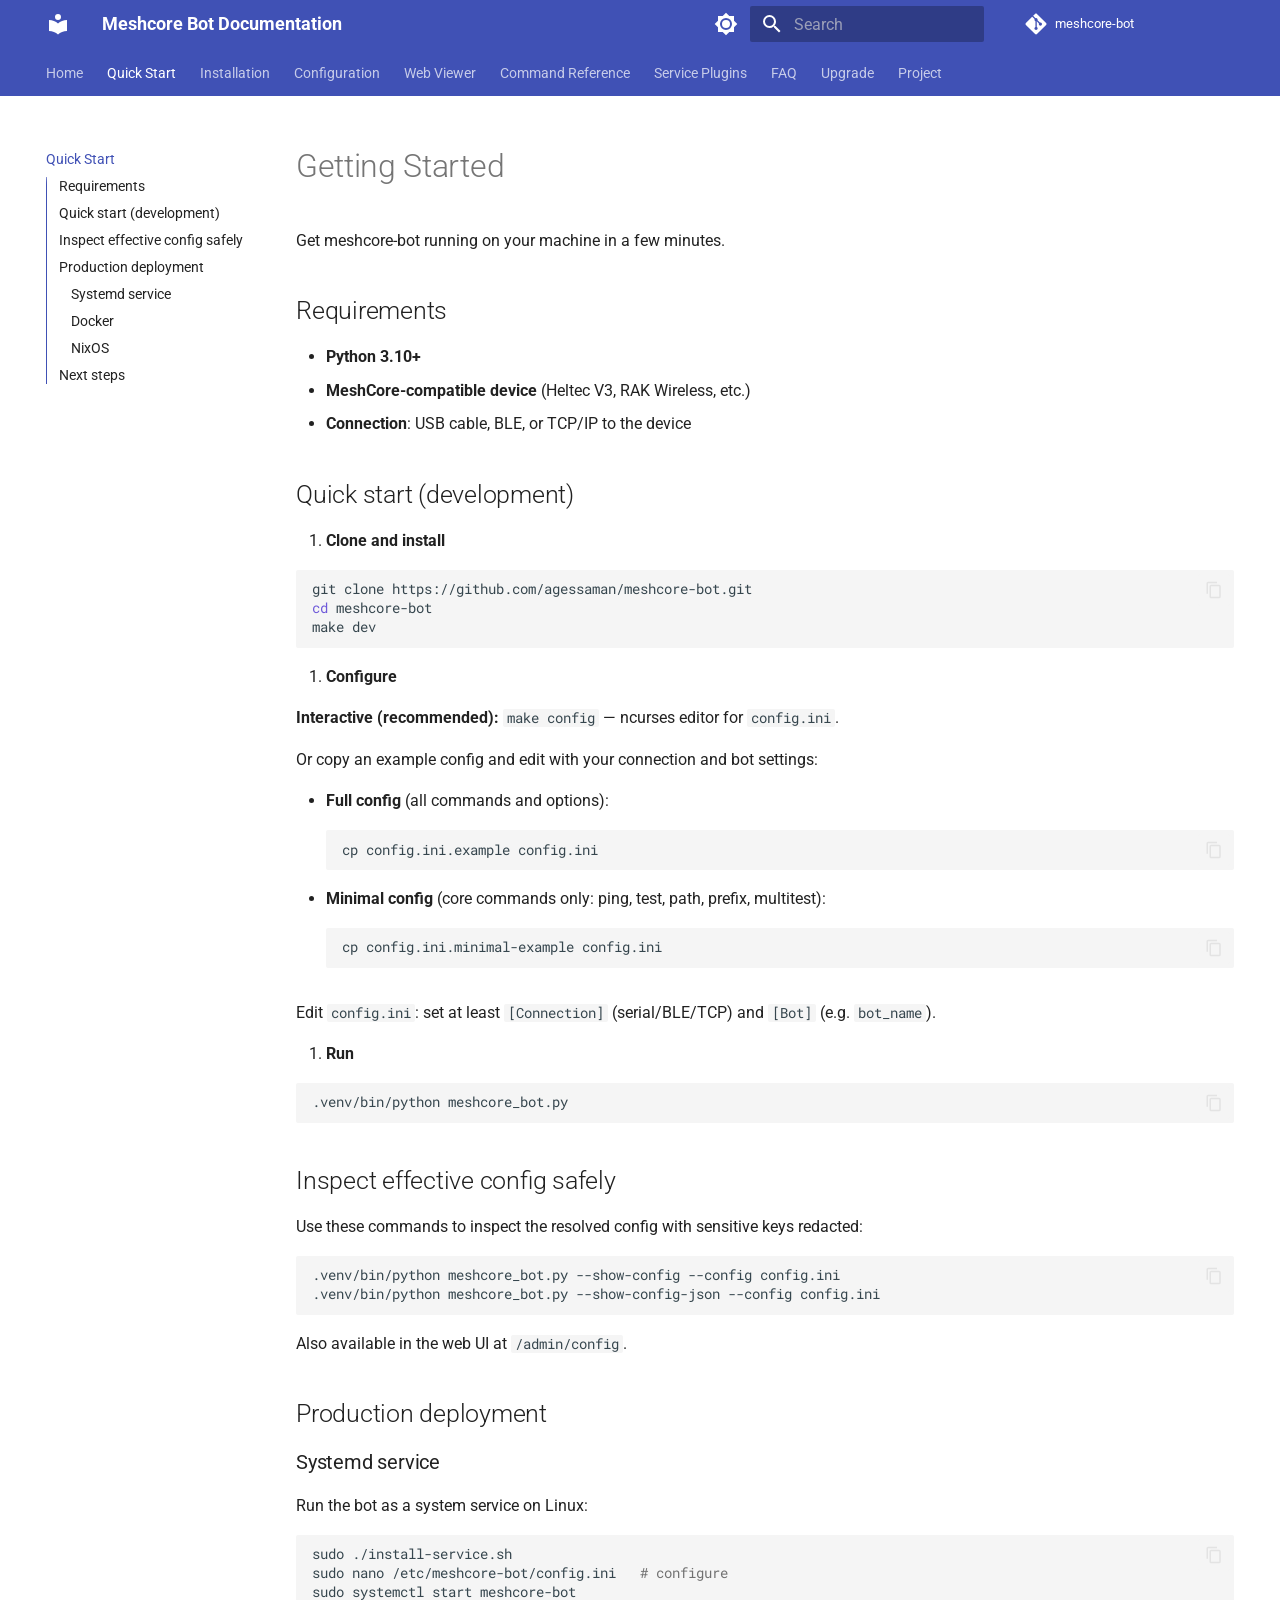
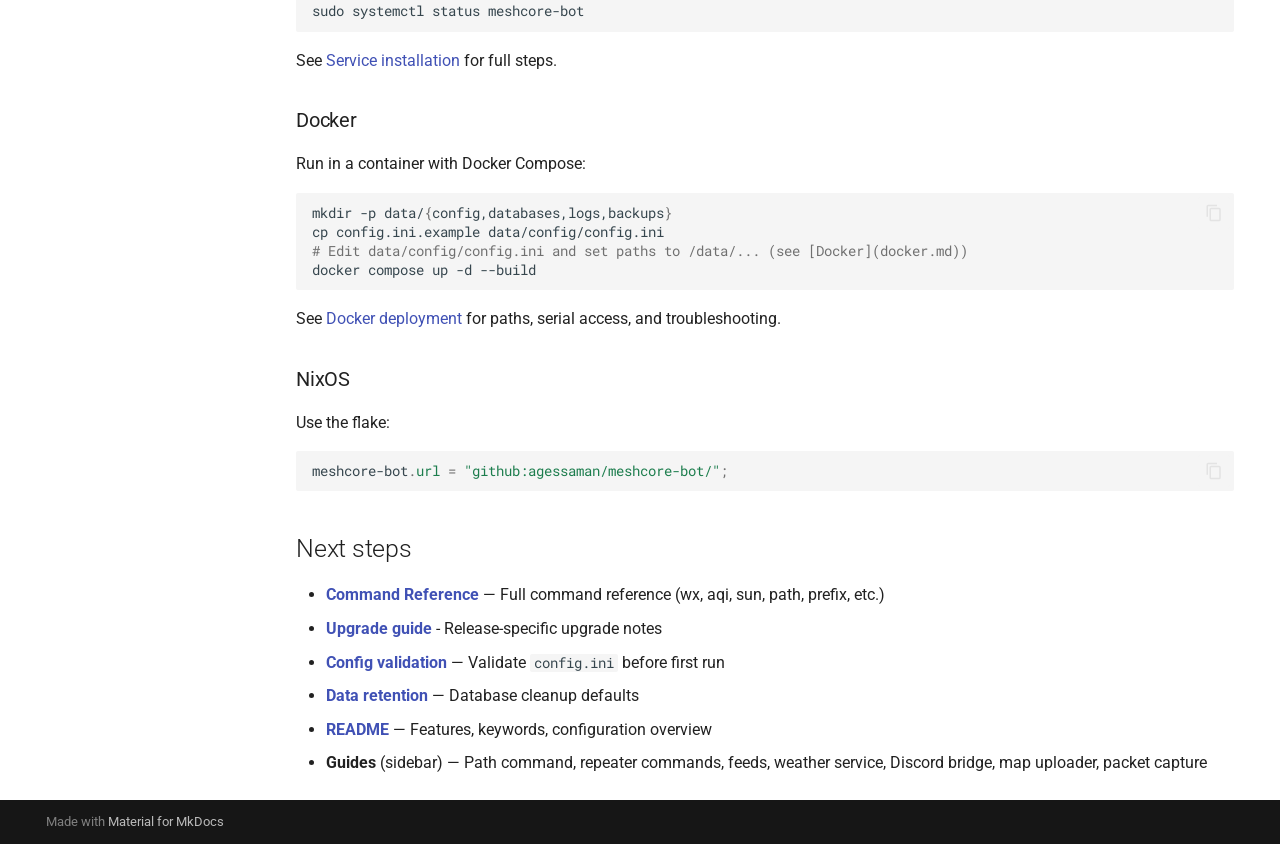
<file: getting-started/index.html>
<!doctype html>
<html lang="en" class="no-js">
  <head>
    
      <meta charset="utf-8">
      <meta name="viewport" content="width=device-width,initial-scale=1">
      
        <meta name="description" content="Documentation for the MeshCore bot and its services">
      
      
      
        <link rel="canonical" href="https://agessaman.github.io/meshcore-bot/getting-started/">
      
      
        <link rel="prev" href="..">
      
      
        <link rel="next" href="../installation/">
      
      
        
      
      
      <link rel="icon" href="../assets/images/favicon.png">
      <meta name="generator" content="mkdocs-1.6.1, mkdocs-material-9.8.1">
    
    
      
        <title>Quick Start - Meshcore Bot Documentation</title>
      
    
    
      <link rel="stylesheet" href="../assets/stylesheets/main.57a0d79d.min.css">
      
        
        <link rel="stylesheet" href="../assets/stylesheets/palette.fb2fffe2.min.css">
      
      


    
    
      
    
    
      
        
        
        <link rel="preconnect" href="https://fonts.gstatic.com" crossorigin>
        <link rel="stylesheet" href="https://fonts.googleapis.com/css?family=Roboto:300,300i,400,400i,700,700i%7CRoboto+Mono:400,400i,700,700i&display=fallback">
        <style>:root{--md-text-font:"Roboto";--md-code-font:"Roboto Mono"}</style>
      
    
    
    <script>__md_scope=new URL("..",location),__md_hash=e=>[...e].reduce(((e,_)=>(e<<5)-e+_.charCodeAt(0)),0),__md_get=(e,_=localStorage,t=__md_scope)=>JSON.parse(_.getItem(t.pathname+"."+e)),__md_set=(e,_,t=localStorage,a=__md_scope)=>{try{t.setItem(a.pathname+"."+e,JSON.stringify(_))}catch(e){}}</script>
    
      

    
    
  </head>
  
  
    
    
      
    
    
    
    
    <body dir="ltr" data-md-color-scheme="default" data-md-color-primary="indigo" data-md-color-accent="cyan">
  
    
    <input class="md-toggle" data-md-toggle="drawer" type="checkbox" id="__drawer" autocomplete="off">
    <input class="md-toggle" data-md-toggle="search" type="checkbox" id="__search" autocomplete="off">
    <label class="md-overlay" for="__drawer"></label>
    <div data-md-component="skip">
      
        
        <a href="#getting-started" class="md-skip">
          Skip to content
        </a>
      
    </div>
    <div data-md-component="announce">
      
    </div>
    
    
      

<header class="md-header" data-md-component="header">
  <nav class="md-header__inner md-grid" aria-label="Header">
    <a href=".." title="Meshcore Bot Documentation" class="md-header__button md-logo" aria-label="Meshcore Bot Documentation" data-md-component="logo">
      
  
  <svg xmlns="http://www.w3.org/2000/svg" viewBox="0 0 24 24"><path d="M12 8a3 3 0 0 0 3-3 3 3 0 0 0-3-3 3 3 0 0 0-3 3 3 3 0 0 0 3 3m0 3.54C9.64 9.35 6.5 8 3 8v11c3.5 0 6.64 1.35 9 3.54 2.36-2.19 5.5-3.54 9-3.54V8c-3.5 0-6.64 1.35-9 3.54"/></svg>

    </a>
    <label class="md-header__button md-icon" for="__drawer">
      
      <svg xmlns="http://www.w3.org/2000/svg" viewBox="0 0 24 24"><path d="M3 6h18v2H3zm0 5h18v2H3zm0 5h18v2H3z"/></svg>
    </label>
    <div class="md-header__title" data-md-component="header-title">
      <div class="md-header__ellipsis">
        <div class="md-header__topic">
          <span class="md-ellipsis">
            Meshcore Bot Documentation
          </span>
        </div>
        <div class="md-header__topic" data-md-component="header-topic">
          <span class="md-ellipsis">
            
              Quick Start
            
          </span>
        </div>
      </div>
    </div>
    
      
        <form class="md-header__option" data-md-component="palette">
  
    
    
    
    <input class="md-option" data-md-color-media="" data-md-color-scheme="default" data-md-color-primary="indigo" data-md-color-accent="cyan"  aria-label="Switch to dark mode"  type="radio" name="__palette" id="__palette_0">
    
      <label class="md-header__button md-icon" title="Switch to dark mode" for="__palette_1" hidden>
        <svg xmlns="http://www.w3.org/2000/svg" viewBox="0 0 24 24"><path d="M12 8a4 4 0 0 0-4 4 4 4 0 0 0 4 4 4 4 0 0 0 4-4 4 4 0 0 0-4-4m0 10a6 6 0 0 1-6-6 6 6 0 0 1 6-6 6 6 0 0 1 6 6 6 6 0 0 1-6 6m8-9.31V4h-4.69L12 .69 8.69 4H4v4.69L.69 12 4 15.31V20h4.69L12 23.31 15.31 20H20v-4.69L23.31 12z"/></svg>
      </label>
    
  
    
    
    
    <input class="md-option" data-md-color-media="" data-md-color-scheme="slate" data-md-color-primary="indigo" data-md-color-accent="cyan"  aria-label="Switch to light mode"  type="radio" name="__palette" id="__palette_1">
    
      <label class="md-header__button md-icon" title="Switch to light mode" for="__palette_0" hidden>
        <svg xmlns="http://www.w3.org/2000/svg" viewBox="0 0 24 24"><path d="M12 18c-.89 0-1.74-.2-2.5-.55C11.56 16.5 13 14.42 13 12s-1.44-4.5-3.5-5.45C10.26 6.2 11.11 6 12 6a6 6 0 0 1 6 6 6 6 0 0 1-6 6m8-9.31V4h-4.69L12 .69 8.69 4H4v4.69L.69 12 4 15.31V20h4.69L12 23.31 15.31 20H20v-4.69L23.31 12z"/></svg>
      </label>
    
  
</form>
      
    
    
      <script>var palette=__md_get("__palette");if(palette&&palette.color){if("(prefers-color-scheme)"===palette.color.media){var media=matchMedia("(prefers-color-scheme: light)"),input=document.querySelector(media.matches?"[data-md-color-media='(prefers-color-scheme: light)']":"[data-md-color-media='(prefers-color-scheme: dark)']");palette.color.media=input.getAttribute("data-md-color-media"),palette.color.scheme=input.getAttribute("data-md-color-scheme"),palette.color.primary=input.getAttribute("data-md-color-primary"),palette.color.accent=input.getAttribute("data-md-color-accent")}for(var[key,value]of Object.entries(palette.color))document.body.setAttribute("data-md-color-"+key,value)}</script>
    
    
    
      
      
        <label class="md-header__button md-icon" for="__search">
          
          <svg xmlns="http://www.w3.org/2000/svg" viewBox="0 0 24 24"><path d="M9.5 3A6.5 6.5 0 0 1 16 9.5c0 1.61-.59 3.09-1.56 4.23l.27.27h.79l5 5-1.5 1.5-5-5v-.79l-.27-.27A6.52 6.52 0 0 1 9.5 16 6.5 6.5 0 0 1 3 9.5 6.5 6.5 0 0 1 9.5 3m0 2C7 5 5 7 5 9.5S7 14 9.5 14 14 12 14 9.5 12 5 9.5 5"/></svg>
        </label>
        <div class="md-search" data-md-component="search" role="dialog">
  <label class="md-search__overlay" for="__search"></label>
  <div class="md-search__inner" role="search">
    <form class="md-search__form" name="search">
      <input type="text" class="md-search__input" name="query" aria-label="Search" placeholder="Search" autocapitalize="off" autocorrect="off" autocomplete="off" spellcheck="false" data-md-component="search-query" required>
      <label class="md-search__icon md-icon" for="__search">
        
        <svg xmlns="http://www.w3.org/2000/svg" viewBox="0 0 24 24"><path d="M9.5 3A6.5 6.5 0 0 1 16 9.5c0 1.61-.59 3.09-1.56 4.23l.27.27h.79l5 5-1.5 1.5-5-5v-.79l-.27-.27A6.52 6.52 0 0 1 9.5 16 6.5 6.5 0 0 1 3 9.5 6.5 6.5 0 0 1 9.5 3m0 2C7 5 5 7 5 9.5S7 14 9.5 14 14 12 14 9.5 12 5 9.5 5"/></svg>
        
        <svg xmlns="http://www.w3.org/2000/svg" viewBox="0 0 24 24"><path d="M20 11v2H8l5.5 5.5-1.42 1.42L4.16 12l7.92-7.92L13.5 5.5 8 11z"/></svg>
      </label>
      <nav class="md-search__options" aria-label="Search">
        
        <button type="reset" class="md-search__icon md-icon" title="Clear" aria-label="Clear" tabindex="-1">
          
          <svg xmlns="http://www.w3.org/2000/svg" viewBox="0 0 24 24"><path d="M19 6.41 17.59 5 12 10.59 6.41 5 5 6.41 10.59 12 5 17.59 6.41 19 12 13.41 17.59 19 19 17.59 13.41 12z"/></svg>
        </button>
      </nav>
      
    </form>
    <div class="md-search__output">
      <div class="md-search__scrollwrap" tabindex="0" data-md-scrollfix>
        <div class="md-search-result" data-md-component="search-result">
          <div class="md-search-result__meta">
            Initializing search
          </div>
          <ol class="md-search-result__list" role="presentation"></ol>
        </div>
      </div>
    </div>
  </div>
</div>
      
    
    
      <div class="md-header__source">
        <a href="https://github.com/agessaman/meshcore-bot" title="Go to repository" class="md-source" data-md-component="source">
  <div class="md-source__icon md-icon">
    
    <svg xmlns="http://www.w3.org/2000/svg" viewBox="0 0 448 512"><!--! Font Awesome Free 7.1.0 by @fontawesome - https://fontawesome.com License - https://fontawesome.com/license/free (Icons: CC BY 4.0, Fonts: SIL OFL 1.1, Code: MIT License) Copyright 2025 Fonticons, Inc.--><path d="M439.6 236.1 244 40.5c-5.4-5.5-12.8-8.5-20.4-8.5s-15 3-20.4 8.4L162.5 81l51.5 51.5c27.1-9.1 52.7 16.8 43.4 43.7l49.7 49.7c34.2-11.8 61.2 31 35.5 56.7-26.5 26.5-70.2-2.9-56-37.3L240.3 199v121.9c25.3 12.5 22.3 41.8 9.1 55-6.4 6.4-15.2 10.1-24.3 10.1s-17.8-3.6-24.3-10.1c-17.6-17.6-11.1-46.9 11.2-56v-123c-20.8-8.5-24.6-30.7-18.6-45L142.6 101 8.5 235.1C3 240.6 0 247.9 0 255.5s3 15 8.5 20.4l195.6 195.7c5.4 5.4 12.7 8.4 20.4 8.4s15-3 20.4-8.4l194.7-194.7c5.4-5.4 8.4-12.8 8.4-20.4s-3-15-8.4-20.4"/></svg>
  </div>
  <div class="md-source__repository">
    meshcore-bot
  </div>
</a>
      </div>
    
  </nav>
  
</header>
    
    <div class="md-container" data-md-component="container">
      
      
        
          
            
<nav class="md-tabs" aria-label="Tabs" data-md-component="tabs">
  <div class="md-grid">
    <ul class="md-tabs__list">
      
        
  
  
  
  
    <li class="md-tabs__item">
      <a href=".." class="md-tabs__link">
        
  
  
    
  
  Home

      </a>
    </li>
  

      
        
  
  
  
    
  
  
    <li class="md-tabs__item md-tabs__item--active">
      <a href="./" class="md-tabs__link">
        
  
  
    
  
  Quick Start

      </a>
    </li>
  

      
        
  
  
  
  
    
    
      <li class="md-tabs__item">
        <a href="../installation/" class="md-tabs__link">
          
  
  
  Installation

        </a>
      </li>
    
  

      
        
  
  
  
  
    
    
      <li class="md-tabs__item">
        <a href="../configuration/" class="md-tabs__link">
          
  
  
  Configuration

        </a>
      </li>
    
  

      
        
  
  
  
  
    <li class="md-tabs__item">
      <a href="../web-viewer/" class="md-tabs__link">
        
  
  
    
  
  Web Viewer

      </a>
    </li>
  

      
        
  
  
  
  
    
    
      <li class="md-tabs__item">
        <a href="../command-reference/" class="md-tabs__link">
          
  
  
  Command Reference

        </a>
      </li>
    
  

      
        
  
  
  
  
    
    
      <li class="md-tabs__item">
        <a href="../service-plugins/" class="md-tabs__link">
          
  
  
  Service Plugins

        </a>
      </li>
    
  

      
        
  
  
  
  
    <li class="md-tabs__item">
      <a href="../faq/" class="md-tabs__link">
        
  
  
    
  
  FAQ

      </a>
    </li>
  

      
        
  
  
  
  
    <li class="md-tabs__item">
      <a href="../upgrade/" class="md-tabs__link">
        
  
  
    
  
  Upgrade

      </a>
    </li>
  

      
        
  
  
  
  
    
    
      <li class="md-tabs__item">
        <a href="../solar-conditions-provenance/" class="md-tabs__link">
          
  
  
  Project

        </a>
      </li>
    
  

      
    </ul>
  </div>
</nav>
          
        
      
      <main class="md-main" data-md-component="main">
        <div class="md-main__inner md-grid">
          
            
              
              <div class="md-sidebar md-sidebar--primary" data-md-component="sidebar" data-md-type="navigation" >
                <div class="md-sidebar__scrollwrap">
                  <div class="md-sidebar__inner">
                    


  


  

<nav class="md-nav md-nav--primary md-nav--lifted md-nav--integrated" aria-label="Navigation" data-md-level="0">
  <label class="md-nav__title" for="__drawer">
    <a href=".." title="Meshcore Bot Documentation" class="md-nav__button md-logo" aria-label="Meshcore Bot Documentation" data-md-component="logo">
      
  
  <svg xmlns="http://www.w3.org/2000/svg" viewBox="0 0 24 24"><path d="M12 8a3 3 0 0 0 3-3 3 3 0 0 0-3-3 3 3 0 0 0-3 3 3 3 0 0 0 3 3m0 3.54C9.64 9.35 6.5 8 3 8v11c3.5 0 6.64 1.35 9 3.54 2.36-2.19 5.5-3.54 9-3.54V8c-3.5 0-6.64 1.35-9 3.54"/></svg>

    </a>
    Meshcore Bot Documentation
  </label>
  
    <div class="md-nav__source">
      <a href="https://github.com/agessaman/meshcore-bot" title="Go to repository" class="md-source" data-md-component="source">
  <div class="md-source__icon md-icon">
    
    <svg xmlns="http://www.w3.org/2000/svg" viewBox="0 0 448 512"><!--! Font Awesome Free 7.1.0 by @fontawesome - https://fontawesome.com License - https://fontawesome.com/license/free (Icons: CC BY 4.0, Fonts: SIL OFL 1.1, Code: MIT License) Copyright 2025 Fonticons, Inc.--><path d="M439.6 236.1 244 40.5c-5.4-5.5-12.8-8.5-20.4-8.5s-15 3-20.4 8.4L162.5 81l51.5 51.5c27.1-9.1 52.7 16.8 43.4 43.7l49.7 49.7c34.2-11.8 61.2 31 35.5 56.7-26.5 26.5-70.2-2.9-56-37.3L240.3 199v121.9c25.3 12.5 22.3 41.8 9.1 55-6.4 6.4-15.2 10.1-24.3 10.1s-17.8-3.6-24.3-10.1c-17.6-17.6-11.1-46.9 11.2-56v-123c-20.8-8.5-24.6-30.7-18.6-45L142.6 101 8.5 235.1C3 240.6 0 247.9 0 255.5s3 15 8.5 20.4l195.6 195.7c5.4 5.4 12.7 8.4 20.4 8.4s15-3 20.4-8.4l194.7-194.7c5.4-5.4 8.4-12.8 8.4-20.4s-3-15-8.4-20.4"/></svg>
  </div>
  <div class="md-source__repository">
    meshcore-bot
  </div>
</a>
    </div>
  
  <ul class="md-nav__list" data-md-scrollfix>
    
      
      
  
  
  
  
    <li class="md-nav__item">
      <a href=".." class="md-nav__link">
        
  
  
  <span class="md-ellipsis">
    
  
    Home
  

    
  </span>
  
  

      </a>
    </li>
  

    
      
      
  
  
    
  
  
  
    <li class="md-nav__item md-nav__item--active">
      
      <input class="md-nav__toggle md-toggle" type="checkbox" id="__toc">
      
      
        
      
      
        <label class="md-nav__link md-nav__link--active" for="__toc">
          
  
  
  <span class="md-ellipsis">
    
  
    Quick Start
  

    
  </span>
  
  

          <span class="md-nav__icon md-icon"></span>
        </label>
      
      <a href="./" class="md-nav__link md-nav__link--active">
        
  
  
  <span class="md-ellipsis">
    
  
    Quick Start
  

    
  </span>
  
  

      </a>
      
        

<nav class="md-nav md-nav--secondary" aria-label="Table of contents">
  
  
  
    
  
  
    <label class="md-nav__title" for="__toc">
      <span class="md-nav__icon md-icon"></span>
      Table of contents
    </label>
    <ul class="md-nav__list" data-md-component="toc" data-md-scrollfix>
      
        <li class="md-nav__item">
  <a href="#requirements" class="md-nav__link">
    <span class="md-ellipsis">
      
        Requirements
      
    </span>
  </a>
  
</li>
      
        <li class="md-nav__item">
  <a href="#quick-start-development" class="md-nav__link">
    <span class="md-ellipsis">
      
        Quick start (development)
      
    </span>
  </a>
  
</li>
      
        <li class="md-nav__item">
  <a href="#inspect-effective-config-safely" class="md-nav__link">
    <span class="md-ellipsis">
      
        Inspect effective config safely
      
    </span>
  </a>
  
</li>
      
        <li class="md-nav__item">
  <a href="#production-deployment" class="md-nav__link">
    <span class="md-ellipsis">
      
        Production deployment
      
    </span>
  </a>
  
    <nav class="md-nav" aria-label="Production deployment">
      <ul class="md-nav__list">
        
          <li class="md-nav__item">
  <a href="#systemd-service" class="md-nav__link">
    <span class="md-ellipsis">
      
        Systemd service
      
    </span>
  </a>
  
</li>
        
          <li class="md-nav__item">
  <a href="#docker" class="md-nav__link">
    <span class="md-ellipsis">
      
        Docker
      
    </span>
  </a>
  
</li>
        
          <li class="md-nav__item">
  <a href="#nixos" class="md-nav__link">
    <span class="md-ellipsis">
      
        NixOS
      
    </span>
  </a>
  
</li>
        
      </ul>
    </nav>
  
</li>
      
        <li class="md-nav__item">
  <a href="#next-steps" class="md-nav__link">
    <span class="md-ellipsis">
      
        Next steps
      
    </span>
  </a>
  
</li>
      
    </ul>
  
</nav>
      
    </li>
  

    
      
      
  
  
  
  
    
    
    
    
      
      
        
      
    
    
    <li class="md-nav__item md-nav__item--nested">
      
        
        
        <input class="md-nav__toggle md-toggle " type="checkbox" id="__nav_3" >
        
          
          <label class="md-nav__link" for="__nav_3" id="__nav_3_label" tabindex="0">
            
  
  
  <span class="md-ellipsis">
    
  
    Installation
  

    
  </span>
  
  

            <span class="md-nav__icon md-icon"></span>
          </label>
        
        <nav class="md-nav" data-md-level="1" aria-labelledby="__nav_3_label" aria-expanded="false">
          <label class="md-nav__title" for="__nav_3">
            <span class="md-nav__icon md-icon"></span>
            
  
    Installation
  

          </label>
          <ul class="md-nav__list" data-md-scrollfix>
            
              
                
  
  
  
  
    <li class="md-nav__item">
      <a href="../installation/" class="md-nav__link">
        
  
  
  <span class="md-ellipsis">
    
  
    Overview
  

    
  </span>
  
  

      </a>
    </li>
  

              
            
              
                
  
  
  
  
    <li class="md-nav__item">
      <a href="../docker/" class="md-nav__link">
        
  
  
  <span class="md-ellipsis">
    
  
    Docker
  

    
  </span>
  
  

      </a>
    </li>
  

              
            
              
                
  
  
  
  
    <li class="md-nav__item">
      <a href="../service-installation/" class="md-nav__link">
        
  
  
  <span class="md-ellipsis">
    
  
    Service
  

    
  </span>
  
  

      </a>
    </li>
  

              
            
          </ul>
        </nav>
      
    </li>
  

    
      
      
  
  
  
  
    
    
    
    
      
      
        
      
    
    
    <li class="md-nav__item md-nav__item--nested">
      
        
        
        <input class="md-nav__toggle md-toggle " type="checkbox" id="__nav_4" >
        
          
          <label class="md-nav__link" for="__nav_4" id="__nav_4_label" tabindex="0">
            
  
  
  <span class="md-ellipsis">
    
  
    Configuration
  

    
  </span>
  
  

            <span class="md-nav__icon md-icon"></span>
          </label>
        
        <nav class="md-nav" data-md-level="1" aria-labelledby="__nav_4_label" aria-expanded="false">
          <label class="md-nav__title" for="__nav_4">
            <span class="md-nav__icon md-icon"></span>
            
  
    Configuration
  

          </label>
          <ul class="md-nav__list" data-md-scrollfix>
            
              
                
  
  
  
  
    <li class="md-nav__item">
      <a href="../configuration/" class="md-nav__link">
        
  
  
  <span class="md-ellipsis">
    
  
    Overview
  

    
  </span>
  
  

      </a>
    </li>
  

              
            
              
                
  
  
  
  
    <li class="md-nav__item">
      <a href="../data-retention/" class="md-nav__link">
        
  
  
  <span class="md-ellipsis">
    
  
    Data retention
  

    
  </span>
  
  

      </a>
    </li>
  

              
            
              
                
  
  
  
  
    <li class="md-nav__item">
      <a href="../local-plugins/" class="md-nav__link">
        
  
  
  <span class="md-ellipsis">
    
  
    Local plugins and services
  

    
  </span>
  
  

      </a>
    </li>
  

              
            
              
                
  
  
  
  
    <li class="md-nav__item">
      <a href="../checkin-api/" class="md-nav__link">
        
  
  
  <span class="md-ellipsis">
    
  
    Check-in API
  

    
  </span>
  
  

      </a>
    </li>
  

              
            
              
                
  
  
  
  
    <li class="md-nav__item">
      <a href="../path-command-config/" class="md-nav__link">
        
  
  
  <span class="md-ellipsis">
    
  
    Path Command
  

    
  </span>
  
  

      </a>
    </li>
  

              
            
              
                
  
  
  
  
    <li class="md-nav__item">
      <a href="../config-validation/" class="md-nav__link">
        
  
  
  <span class="md-ellipsis">
    
  
    Config validation
  

    
  </span>
  
  

      </a>
    </li>
  

              
            
              
                
  
  
  
  
    <li class="md-nav__item">
      <a href="../region-warnings/" class="md-nav__link">
        
  
  
  <span class="md-ellipsis">
    
  
    Region warnings
  

    
  </span>
  
  

      </a>
    </li>
  

              
            
          </ul>
        </nav>
      
    </li>
  

    
      
      
  
  
  
  
    <li class="md-nav__item">
      <a href="../web-viewer/" class="md-nav__link">
        
  
  
  <span class="md-ellipsis">
    
  
    Web Viewer
  

    
  </span>
  
  

      </a>
    </li>
  

    
      
      
  
  
  
  
    
    
    
    
      
      
        
      
    
    
    <li class="md-nav__item md-nav__item--nested">
      
        
        
        <input class="md-nav__toggle md-toggle " type="checkbox" id="__nav_6" >
        
          
          <label class="md-nav__link" for="__nav_6" id="__nav_6_label" tabindex="0">
            
  
  
  <span class="md-ellipsis">
    
  
    Command Reference
  

    
  </span>
  
  

            <span class="md-nav__icon md-icon"></span>
          </label>
        
        <nav class="md-nav" data-md-level="1" aria-labelledby="__nav_6_label" aria-expanded="false">
          <label class="md-nav__title" for="__nav_6">
            <span class="md-nav__icon md-icon"></span>
            
  
    Command Reference
  

          </label>
          <ul class="md-nav__list" data-md-scrollfix>
            
              
                
  
  
  
  
    <li class="md-nav__item">
      <a href="../command-reference/" class="md-nav__link">
        
  
  
  <span class="md-ellipsis">
    
  
    Overview
  

    
  </span>
  
  

      </a>
    </li>
  

              
            
              
                
  
  
  
  
    <li class="md-nav__item">
      <a href="../repeater-commands/" class="md-nav__link">
        
  
  
  <span class="md-ellipsis">
    
  
    Repeater Commands
  

    
  </span>
  
  

      </a>
    </li>
  

              
            
              
                
  
  
  
  
    <li class="md-nav__item">
      <a href="../command-reference-website/" class="md-nav__link">
        
  
  
  <span class="md-ellipsis">
    
  
    Custom Command Website
  

    
  </span>
  
  

      </a>
    </li>
  

              
            
              
                
  
  
  
  
    <li class="md-nav__item">
      <a href="../develop-command-scripts/" class="md-nav__link">
        
  
  
  <span class="md-ellipsis">
    
  
    Developing Commands
  

    
  </span>
  
  

      </a>
    </li>
  

              
            
          </ul>
        </nav>
      
    </li>
  

    
      
      
  
  
  
  
    
    
    
    
      
      
        
      
    
    
    <li class="md-nav__item md-nav__item--nested">
      
        
        
        <input class="md-nav__toggle md-toggle " type="checkbox" id="__nav_7" >
        
          
          <label class="md-nav__link" for="__nav_7" id="__nav_7_label" tabindex="0">
            
  
  
  <span class="md-ellipsis">
    
  
    Service Plugins
  

    
  </span>
  
  

            <span class="md-nav__icon md-icon"></span>
          </label>
        
        <nav class="md-nav" data-md-level="1" aria-labelledby="__nav_7_label" aria-expanded="false">
          <label class="md-nav__title" for="__nav_7">
            <span class="md-nav__icon md-icon"></span>
            
  
    Service Plugins
  

          </label>
          <ul class="md-nav__list" data-md-scrollfix>
            
              
                
  
  
  
  
    <li class="md-nav__item">
      <a href="../service-plugins/" class="md-nav__link">
        
  
  
  <span class="md-ellipsis">
    
  
    Overview
  

    
  </span>
  
  

      </a>
    </li>
  

              
            
              
                
  
  
  
  
    <li class="md-nav__item">
      <a href="../discord-bridge/" class="md-nav__link">
        
  
  
  <span class="md-ellipsis">
    
  
    Discord Bridge
  

    
  </span>
  
  

      </a>
    </li>
  

              
            
              
                
  
  
  
  
    <li class="md-nav__item">
      <a href="../telegram-bridge/" class="md-nav__link">
        
  
  
  <span class="md-ellipsis">
    
  
    Telegram Bridge
  

    
  </span>
  
  

      </a>
    </li>
  

              
            
              
                
  
  
  
  
    <li class="md-nav__item">
      <a href="../packet-capture/" class="md-nav__link">
        
  
  
  <span class="md-ellipsis">
    
  
    Packet Capture
  

    
  </span>
  
  

      </a>
    </li>
  

              
            
              
                
  
  
  
  
    <li class="md-nav__item">
      <a href="../map-uploader/" class="md-nav__link">
        
  
  
  <span class="md-ellipsis">
    
  
    Map Uploader
  

    
  </span>
  
  

      </a>
    </li>
  

              
            
              
                
  
  
  
  
    <li class="md-nav__item">
      <a href="../weather-service/" class="md-nav__link">
        
  
  
  <span class="md-ellipsis">
    
  
    Weather Service
  

    
  </span>
  
  

      </a>
    </li>
  

              
            
              
                
  
  
  
  
    <li class="md-nav__item">
      <a href="../earthquake-service/" class="md-nav__link">
        
  
  
  <span class="md-ellipsis">
    
  
    Earthquake Service
  

    
  </span>
  
  

      </a>
    </li>
  

              
            
              
                
  
  
  
  
    <li class="md-nav__item">
      <a href="../repeater-prefix-collision-service/" class="md-nav__link">
        
  
  
  <span class="md-ellipsis">
    
  
    Repeater Prefix Collision
  

    
  </span>
  
  

      </a>
    </li>
  

              
            
              
                
  
  
  
  
    <li class="md-nav__item">
      <a href="../worldcup/" class="md-nav__link">
        
  
  
  <span class="md-ellipsis">
    
  
    World Cup
  

    
  </span>
  
  

      </a>
    </li>
  

              
            
              
                
  
  
  
  
    <li class="md-nav__item">
      <a href="../FEEDS/" class="md-nav__link">
        
  
  
  <span class="md-ellipsis">
    
  
    Feed Management
  

    
  </span>
  
  

      </a>
    </li>
  

              
            
          </ul>
        </nav>
      
    </li>
  

    
      
      
  
  
  
  
    <li class="md-nav__item">
      <a href="../faq/" class="md-nav__link">
        
  
  
  <span class="md-ellipsis">
    
  
    FAQ
  

    
  </span>
  
  

      </a>
    </li>
  

    
      
      
  
  
  
  
    <li class="md-nav__item">
      <a href="../upgrade/" class="md-nav__link">
        
  
  
  <span class="md-ellipsis">
    
  
    Upgrade
  

    
  </span>
  
  

      </a>
    </li>
  

    
      
      
  
  
  
  
    
    
    
    
      
      
        
      
    
    
    <li class="md-nav__item md-nav__item--nested">
      
        
        
        <input class="md-nav__toggle md-toggle " type="checkbox" id="__nav_10" >
        
          
          <label class="md-nav__link" for="__nav_10" id="__nav_10_label" tabindex="0">
            
  
  
  <span class="md-ellipsis">
    
  
    Project
  

    
  </span>
  
  

            <span class="md-nav__icon md-icon"></span>
          </label>
        
        <nav class="md-nav" data-md-level="1" aria-labelledby="__nav_10_label" aria-expanded="false">
          <label class="md-nav__title" for="__nav_10">
            <span class="md-nav__icon md-icon"></span>
            
  
    Project
  

          </label>
          <ul class="md-nav__list" data-md-scrollfix>
            
              
                
  
  
  
  
    <li class="md-nav__item">
      <a href="../solar-conditions-provenance/" class="md-nav__link">
        
  
  
  <span class="md-ellipsis">
    
  
    Solar conditions provenance
  

    
  </span>
  
  

      </a>
    </li>
  

              
            
          </ul>
        </nav>
      
    </li>
  

    
  </ul>
</nav>
                  </div>
                </div>
              </div>
            
            
          
          
            <div class="md-content" data-md-component="content">
              
              <article class="md-content__inner md-typeset">
                
                  


  
  


<h1 id="getting-started">Getting Started</h1>
<p>Get meshcore-bot running on your machine in a few minutes.</p>
<h2 id="requirements">Requirements</h2>
<ul>
<li><strong>Python 3.10+</strong></li>
<li><strong>MeshCore-compatible device</strong> (Heltec V3, RAK Wireless, etc.)</li>
<li><strong>Connection</strong>: USB cable, BLE, or TCP/IP to the device</li>
</ul>
<h2 id="quick-start-development">Quick start (development)</h2>
<ol>
<li><strong>Clone and install</strong></li>
</ol>
<div class="highlight"><pre><span></span><code><a id="__codelineno-0-1" name="__codelineno-0-1" href="#__codelineno-0-1"></a>git<span class="w"> </span>clone<span class="w"> </span>https://github.com/agessaman/meshcore-bot.git
<a id="__codelineno-0-2" name="__codelineno-0-2" href="#__codelineno-0-2"></a><span class="nb">cd</span><span class="w"> </span>meshcore-bot
<a id="__codelineno-0-3" name="__codelineno-0-3" href="#__codelineno-0-3"></a>make<span class="w"> </span>dev
</code></pre></div>
<ol>
<li><strong>Configure</strong></li>
</ol>
<p><strong>Interactive (recommended):</strong> <code>make config</code> — ncurses editor for <code>config.ini</code>.</p>
<p>Or copy an example config and edit with your connection and bot settings:</p>
<ul>
<li><strong>Full config</strong> (all commands and options):
     <div class="highlight"><pre><span></span><code><a id="__codelineno-1-1" name="__codelineno-1-1" href="#__codelineno-1-1"></a>cp<span class="w"> </span>config.ini.example<span class="w"> </span>config.ini
</code></pre></div></li>
<li><strong>Minimal config</strong> (core commands only: ping, test, path, prefix, multitest):
     <div class="highlight"><pre><span></span><code><a id="__codelineno-2-1" name="__codelineno-2-1" href="#__codelineno-2-1"></a>cp<span class="w"> </span>config.ini.minimal-example<span class="w"> </span>config.ini
</code></pre></div></li>
</ul>
<p>Edit <code>config.ini</code>: set at least <code>[Connection]</code> (serial/BLE/TCP) and <code>[Bot]</code> (e.g. <code>bot_name</code>).</p>
<ol>
<li><strong>Run</strong></li>
</ol>
<div class="highlight"><pre><span></span><code><a id="__codelineno-3-1" name="__codelineno-3-1" href="#__codelineno-3-1"></a>.venv/bin/python<span class="w"> </span>meshcore_bot.py
</code></pre></div>
<h2 id="inspect-effective-config-safely">Inspect effective config safely</h2>
<p>Use these commands to inspect the resolved config with sensitive keys redacted:</p>
<div class="highlight"><pre><span></span><code><a id="__codelineno-4-1" name="__codelineno-4-1" href="#__codelineno-4-1"></a>.venv/bin/python<span class="w"> </span>meshcore_bot.py<span class="w"> </span>--show-config<span class="w"> </span>--config<span class="w"> </span>config.ini
<a id="__codelineno-4-2" name="__codelineno-4-2" href="#__codelineno-4-2"></a>.venv/bin/python<span class="w"> </span>meshcore_bot.py<span class="w"> </span>--show-config-json<span class="w"> </span>--config<span class="w"> </span>config.ini
</code></pre></div>
<p>Also available in the web UI at <code>/admin/config</code>.</p>
<h2 id="production-deployment">Production deployment</h2>
<h3 id="systemd-service">Systemd service</h3>
<p>Run the bot as a system service on Linux:</p>
<div class="highlight"><pre><span></span><code><a id="__codelineno-5-1" name="__codelineno-5-1" href="#__codelineno-5-1"></a>sudo<span class="w"> </span>./install-service.sh
<a id="__codelineno-5-2" name="__codelineno-5-2" href="#__codelineno-5-2"></a>sudo<span class="w"> </span>nano<span class="w"> </span>/etc/meshcore-bot/config.ini<span class="w">   </span><span class="c1"># configure</span>
<a id="__codelineno-5-3" name="__codelineno-5-3" href="#__codelineno-5-3"></a>sudo<span class="w"> </span>systemctl<span class="w"> </span>start<span class="w"> </span>meshcore-bot
<a id="__codelineno-5-4" name="__codelineno-5-4" href="#__codelineno-5-4"></a>sudo<span class="w"> </span>systemctl<span class="w"> </span>status<span class="w"> </span>meshcore-bot
</code></pre></div>
<p>See <a href="../service-installation/">Service installation</a> for full steps.</p>
<h3 id="docker">Docker</h3>
<p>Run in a container with Docker Compose:</p>
<div class="highlight"><pre><span></span><code><a id="__codelineno-6-1" name="__codelineno-6-1" href="#__codelineno-6-1"></a>mkdir<span class="w"> </span>-p<span class="w"> </span>data/<span class="o">{</span>config,databases,logs,backups<span class="o">}</span>
<a id="__codelineno-6-2" name="__codelineno-6-2" href="#__codelineno-6-2"></a>cp<span class="w"> </span>config.ini.example<span class="w"> </span>data/config/config.ini
<a id="__codelineno-6-3" name="__codelineno-6-3" href="#__codelineno-6-3"></a><span class="c1"># Edit data/config/config.ini and set paths to /data/... (see [Docker](docker.md))</span>
<a id="__codelineno-6-4" name="__codelineno-6-4" href="#__codelineno-6-4"></a>docker<span class="w"> </span>compose<span class="w"> </span>up<span class="w"> </span>-d<span class="w"> </span>--build
</code></pre></div>
<p>See <a href="../docker/">Docker deployment</a> for paths, serial access, and troubleshooting.</p>
<h3 id="nixos">NixOS</h3>
<p>Use the flake:</p>
<div class="highlight"><pre><span></span><code><a id="__codelineno-7-1" name="__codelineno-7-1" href="#__codelineno-7-1"></a>meshcore-bot<span class="o">.</span><span class="ss">url</span> <span class="o">=</span> <span class="s2">"github:agessaman/meshcore-bot/"</span><span class="p">;</span>
</code></pre></div>
<h2 id="next-steps">Next steps</h2>
<ul>
<li><strong><a href="../command-reference/">Command Reference</a></strong> — Full command reference (wx, aqi, sun, path, prefix, etc.)</li>
<li><strong><a href="../upgrade/">Upgrade guide</a></strong> - Release-specific upgrade notes</li>
<li><strong><a href="../config-validation/">Config validation</a></strong> — Validate <code>config.ini</code> before first run</li>
<li><strong><a href="../data-retention/">Data retention</a></strong> — Database cleanup defaults</li>
<li><strong><a href="https://github.com/agessaman/meshcore-bot/blob/main/README.md">README</a></strong> — Features, keywords, configuration overview</li>
<li><strong>Guides</strong> (sidebar) — Path command, repeater commands, feeds, weather service, Discord bridge, map uploader, packet capture</li>
</ul>












                
              </article>
            </div>
          
          
<script>var target=document.getElementById(location.hash.slice(1));target&&target.name&&(target.checked=target.name.startsWith("__tabbed_"))</script>
        </div>
        
      </main>
      
        <footer class="md-footer">
  
  <div class="md-footer-meta md-typeset">
    <div class="md-footer-meta__inner md-grid">
      <div class="md-copyright">
  
  
    Made with
    <a href="https://squidfunk.github.io/mkdocs-material/" target="_blank" rel="noopener">
      Material for MkDocs
    </a>
  
</div>
      
    </div>
  </div>
</footer>
      
    </div>
    <div class="md-dialog" data-md-component="dialog">
      <div class="md-dialog__inner md-typeset"></div>
    </div>
    
    
    
      
      
      <script id="__config" type="application/json">{"annotate": null, "base": "..", "features": ["navigation.instant", "navigation.tracking", "navigation.tabs", "navigation.sections", "toc.integrate", "content.code.copy"], "search": "../assets/javascripts/workers/search.a7633da7.min.js", "tags": null, "translations": {"clipboard.copied": "Copied to clipboard", "clipboard.copy": "Copy to clipboard", "search.result.more.one": "1 more on this page", "search.result.more.other": "# more on this page", "search.result.none": "No matching documents", "search.result.one": "1 matching document", "search.result.other": "# matching documents", "search.result.placeholder": "Type to start searching", "search.result.term.missing": "Missing", "select.version": "Select version"}, "version": null}</script>
    
    
      <script src="../assets/javascripts/bundle.a5f9d56c.min.js"></script>
      
    
  </body>
</html>
</file>
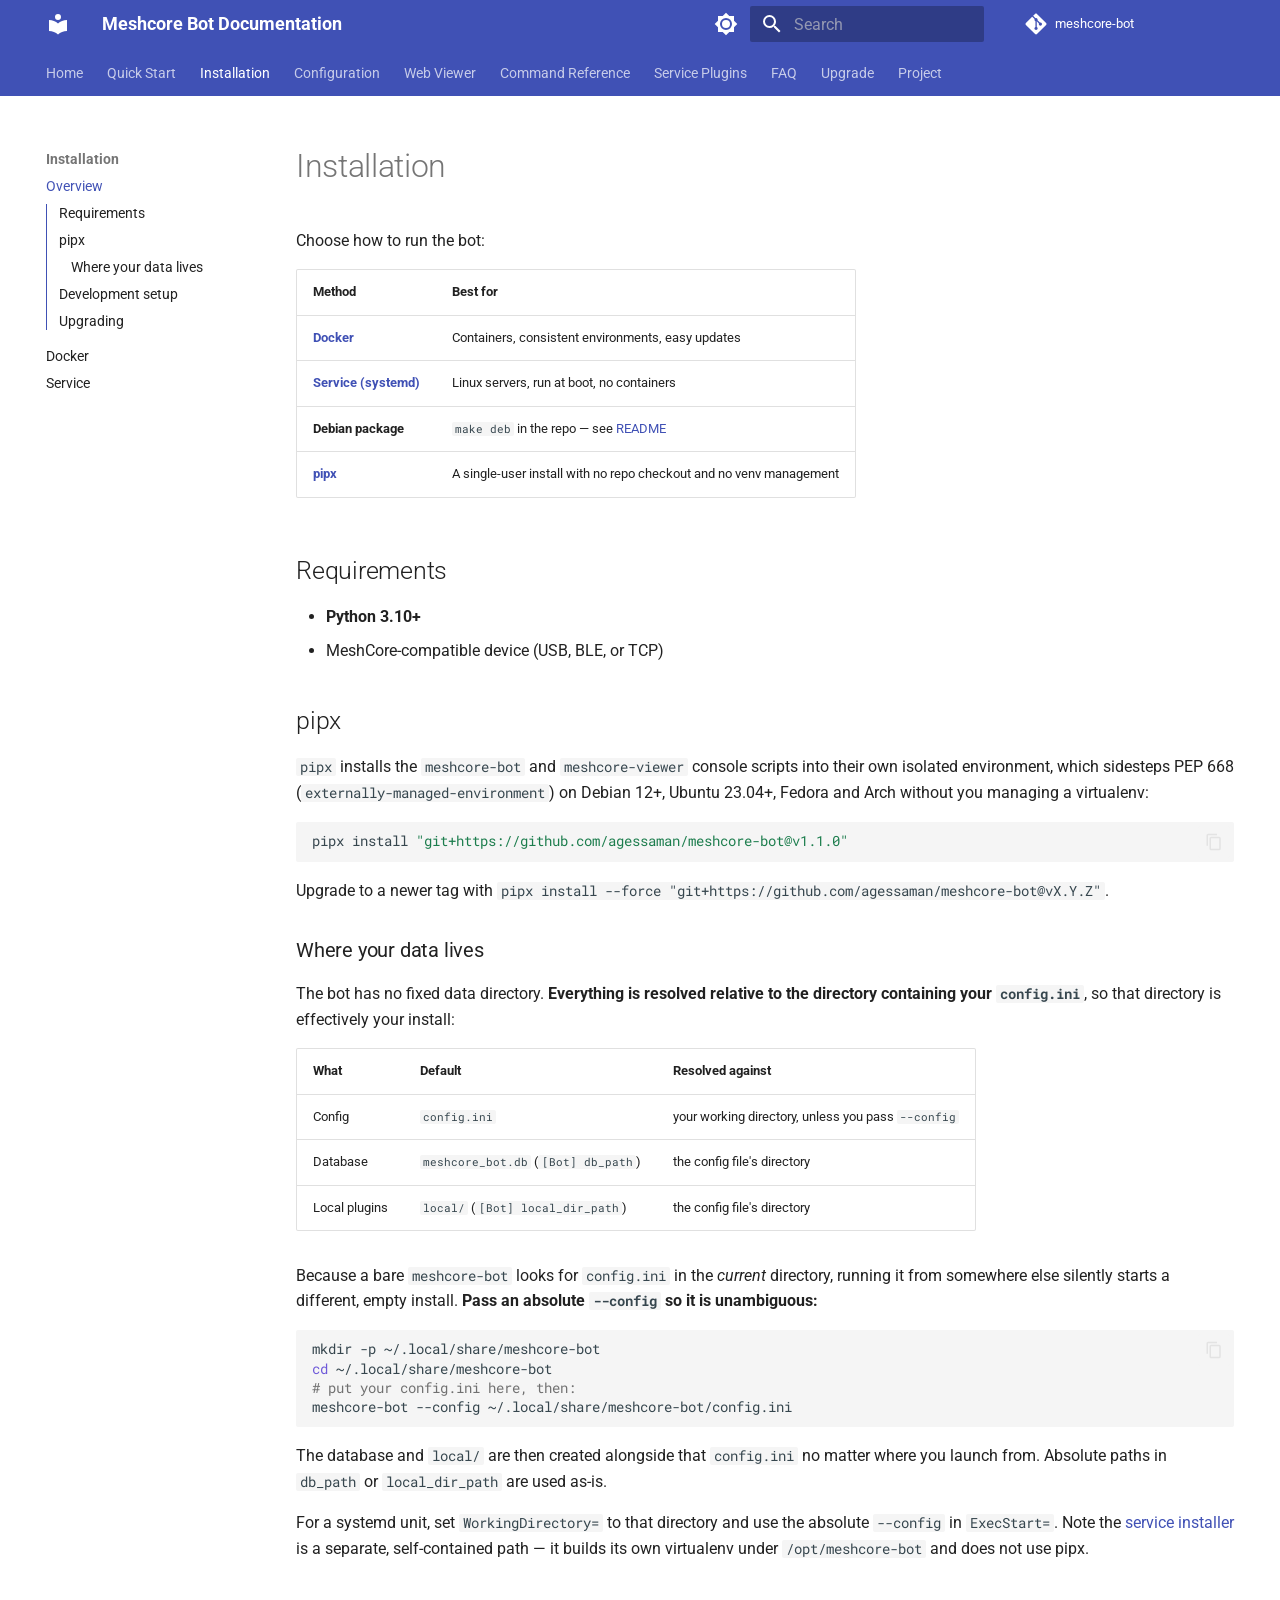
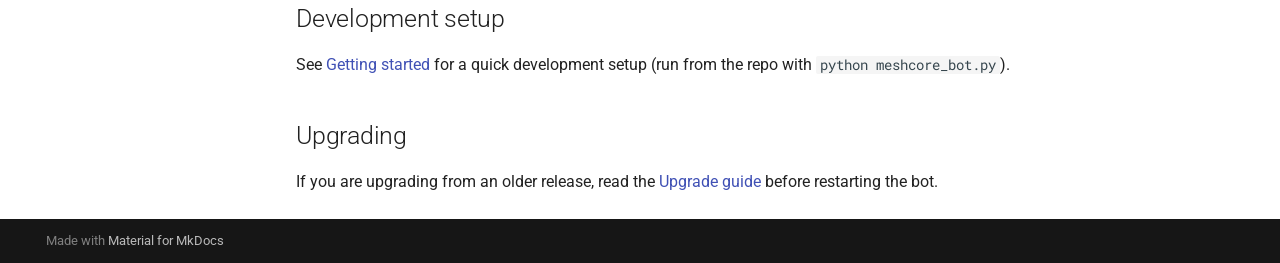
<file: installation/index.html>
<!doctype html>
<html lang="en" class="no-js">
  <head>
    
      <meta charset="utf-8">
      <meta name="viewport" content="width=device-width,initial-scale=1">
      
        <meta name="description" content="Documentation for the MeshCore bot and its services">
      
      
      
        <link rel="canonical" href="https://agessaman.github.io/meshcore-bot/installation/">
      
      
        <link rel="prev" href="../getting-started/">
      
      
        <link rel="next" href="../docker/">
      
      
        
      
      
      <link rel="icon" href="../assets/images/favicon.png">
      <meta name="generator" content="mkdocs-1.6.1, mkdocs-material-9.8.1">
    
    
      
        <title>Overview - Meshcore Bot Documentation</title>
      
    
    
      <link rel="stylesheet" href="../assets/stylesheets/main.57a0d79d.min.css">
      
        
        <link rel="stylesheet" href="../assets/stylesheets/palette.fb2fffe2.min.css">
      
      


    
    
      
    
    
      
        
        
        <link rel="preconnect" href="https://fonts.gstatic.com" crossorigin>
        <link rel="stylesheet" href="https://fonts.googleapis.com/css?family=Roboto:300,300i,400,400i,700,700i%7CRoboto+Mono:400,400i,700,700i&display=fallback">
        <style>:root{--md-text-font:"Roboto";--md-code-font:"Roboto Mono"}</style>
      
    
    
    <script>__md_scope=new URL("..",location),__md_hash=e=>[...e].reduce(((e,_)=>(e<<5)-e+_.charCodeAt(0)),0),__md_get=(e,_=localStorage,t=__md_scope)=>JSON.parse(_.getItem(t.pathname+"."+e)),__md_set=(e,_,t=localStorage,a=__md_scope)=>{try{t.setItem(a.pathname+"."+e,JSON.stringify(_))}catch(e){}}</script>
    
      

    
    
  </head>
  
  
    
    
      
    
    
    
    
    <body dir="ltr" data-md-color-scheme="default" data-md-color-primary="indigo" data-md-color-accent="cyan">
  
    
    <input class="md-toggle" data-md-toggle="drawer" type="checkbox" id="__drawer" autocomplete="off">
    <input class="md-toggle" data-md-toggle="search" type="checkbox" id="__search" autocomplete="off">
    <label class="md-overlay" for="__drawer"></label>
    <div data-md-component="skip">
      
        
        <a href="#installation" class="md-skip">
          Skip to content
        </a>
      
    </div>
    <div data-md-component="announce">
      
    </div>
    
    
      

<header class="md-header" data-md-component="header">
  <nav class="md-header__inner md-grid" aria-label="Header">
    <a href=".." title="Meshcore Bot Documentation" class="md-header__button md-logo" aria-label="Meshcore Bot Documentation" data-md-component="logo">
      
  
  <svg xmlns="http://www.w3.org/2000/svg" viewBox="0 0 24 24"><path d="M12 8a3 3 0 0 0 3-3 3 3 0 0 0-3-3 3 3 0 0 0-3 3 3 3 0 0 0 3 3m0 3.54C9.64 9.35 6.5 8 3 8v11c3.5 0 6.64 1.35 9 3.54 2.36-2.19 5.5-3.54 9-3.54V8c-3.5 0-6.64 1.35-9 3.54"/></svg>

    </a>
    <label class="md-header__button md-icon" for="__drawer">
      
      <svg xmlns="http://www.w3.org/2000/svg" viewBox="0 0 24 24"><path d="M3 6h18v2H3zm0 5h18v2H3zm0 5h18v2H3z"/></svg>
    </label>
    <div class="md-header__title" data-md-component="header-title">
      <div class="md-header__ellipsis">
        <div class="md-header__topic">
          <span class="md-ellipsis">
            Meshcore Bot Documentation
          </span>
        </div>
        <div class="md-header__topic" data-md-component="header-topic">
          <span class="md-ellipsis">
            
              Overview
            
          </span>
        </div>
      </div>
    </div>
    
      
        <form class="md-header__option" data-md-component="palette">
  
    
    
    
    <input class="md-option" data-md-color-media="" data-md-color-scheme="default" data-md-color-primary="indigo" data-md-color-accent="cyan"  aria-label="Switch to dark mode"  type="radio" name="__palette" id="__palette_0">
    
      <label class="md-header__button md-icon" title="Switch to dark mode" for="__palette_1" hidden>
        <svg xmlns="http://www.w3.org/2000/svg" viewBox="0 0 24 24"><path d="M12 8a4 4 0 0 0-4 4 4 4 0 0 0 4 4 4 4 0 0 0 4-4 4 4 0 0 0-4-4m0 10a6 6 0 0 1-6-6 6 6 0 0 1 6-6 6 6 0 0 1 6 6 6 6 0 0 1-6 6m8-9.31V4h-4.69L12 .69 8.69 4H4v4.69L.69 12 4 15.31V20h4.69L12 23.31 15.31 20H20v-4.69L23.31 12z"/></svg>
      </label>
    
  
    
    
    
    <input class="md-option" data-md-color-media="" data-md-color-scheme="slate" data-md-color-primary="indigo" data-md-color-accent="cyan"  aria-label="Switch to light mode"  type="radio" name="__palette" id="__palette_1">
    
      <label class="md-header__button md-icon" title="Switch to light mode" for="__palette_0" hidden>
        <svg xmlns="http://www.w3.org/2000/svg" viewBox="0 0 24 24"><path d="M12 18c-.89 0-1.74-.2-2.5-.55C11.56 16.5 13 14.42 13 12s-1.44-4.5-3.5-5.45C10.26 6.2 11.11 6 12 6a6 6 0 0 1 6 6 6 6 0 0 1-6 6m8-9.31V4h-4.69L12 .69 8.69 4H4v4.69L.69 12 4 15.31V20h4.69L12 23.31 15.31 20H20v-4.69L23.31 12z"/></svg>
      </label>
    
  
</form>
      
    
    
      <script>var palette=__md_get("__palette");if(palette&&palette.color){if("(prefers-color-scheme)"===palette.color.media){var media=matchMedia("(prefers-color-scheme: light)"),input=document.querySelector(media.matches?"[data-md-color-media='(prefers-color-scheme: light)']":"[data-md-color-media='(prefers-color-scheme: dark)']");palette.color.media=input.getAttribute("data-md-color-media"),palette.color.scheme=input.getAttribute("data-md-color-scheme"),palette.color.primary=input.getAttribute("data-md-color-primary"),palette.color.accent=input.getAttribute("data-md-color-accent")}for(var[key,value]of Object.entries(palette.color))document.body.setAttribute("data-md-color-"+key,value)}</script>
    
    
    
      
      
        <label class="md-header__button md-icon" for="__search">
          
          <svg xmlns="http://www.w3.org/2000/svg" viewBox="0 0 24 24"><path d="M9.5 3A6.5 6.5 0 0 1 16 9.5c0 1.61-.59 3.09-1.56 4.23l.27.27h.79l5 5-1.5 1.5-5-5v-.79l-.27-.27A6.52 6.52 0 0 1 9.5 16 6.5 6.5 0 0 1 3 9.5 6.5 6.5 0 0 1 9.5 3m0 2C7 5 5 7 5 9.5S7 14 9.5 14 14 12 14 9.5 12 5 9.5 5"/></svg>
        </label>
        <div class="md-search" data-md-component="search" role="dialog">
  <label class="md-search__overlay" for="__search"></label>
  <div class="md-search__inner" role="search">
    <form class="md-search__form" name="search">
      <input type="text" class="md-search__input" name="query" aria-label="Search" placeholder="Search" autocapitalize="off" autocorrect="off" autocomplete="off" spellcheck="false" data-md-component="search-query" required>
      <label class="md-search__icon md-icon" for="__search">
        
        <svg xmlns="http://www.w3.org/2000/svg" viewBox="0 0 24 24"><path d="M9.5 3A6.5 6.5 0 0 1 16 9.5c0 1.61-.59 3.09-1.56 4.23l.27.27h.79l5 5-1.5 1.5-5-5v-.79l-.27-.27A6.52 6.52 0 0 1 9.5 16 6.5 6.5 0 0 1 3 9.5 6.5 6.5 0 0 1 9.5 3m0 2C7 5 5 7 5 9.5S7 14 9.5 14 14 12 14 9.5 12 5 9.5 5"/></svg>
        
        <svg xmlns="http://www.w3.org/2000/svg" viewBox="0 0 24 24"><path d="M20 11v2H8l5.5 5.5-1.42 1.42L4.16 12l7.92-7.92L13.5 5.5 8 11z"/></svg>
      </label>
      <nav class="md-search__options" aria-label="Search">
        
        <button type="reset" class="md-search__icon md-icon" title="Clear" aria-label="Clear" tabindex="-1">
          
          <svg xmlns="http://www.w3.org/2000/svg" viewBox="0 0 24 24"><path d="M19 6.41 17.59 5 12 10.59 6.41 5 5 6.41 10.59 12 5 17.59 6.41 19 12 13.41 17.59 19 19 17.59 13.41 12z"/></svg>
        </button>
      </nav>
      
    </form>
    <div class="md-search__output">
      <div class="md-search__scrollwrap" tabindex="0" data-md-scrollfix>
        <div class="md-search-result" data-md-component="search-result">
          <div class="md-search-result__meta">
            Initializing search
          </div>
          <ol class="md-search-result__list" role="presentation"></ol>
        </div>
      </div>
    </div>
  </div>
</div>
      
    
    
      <div class="md-header__source">
        <a href="https://github.com/agessaman/meshcore-bot" title="Go to repository" class="md-source" data-md-component="source">
  <div class="md-source__icon md-icon">
    
    <svg xmlns="http://www.w3.org/2000/svg" viewBox="0 0 448 512"><!--! Font Awesome Free 7.1.0 by @fontawesome - https://fontawesome.com License - https://fontawesome.com/license/free (Icons: CC BY 4.0, Fonts: SIL OFL 1.1, Code: MIT License) Copyright 2025 Fonticons, Inc.--><path d="M439.6 236.1 244 40.5c-5.4-5.5-12.8-8.5-20.4-8.5s-15 3-20.4 8.4L162.5 81l51.5 51.5c27.1-9.1 52.7 16.8 43.4 43.7l49.7 49.7c34.2-11.8 61.2 31 35.5 56.7-26.5 26.5-70.2-2.9-56-37.3L240.3 199v121.9c25.3 12.5 22.3 41.8 9.1 55-6.4 6.4-15.2 10.1-24.3 10.1s-17.8-3.6-24.3-10.1c-17.6-17.6-11.1-46.9 11.2-56v-123c-20.8-8.5-24.6-30.7-18.6-45L142.6 101 8.5 235.1C3 240.6 0 247.9 0 255.5s3 15 8.5 20.4l195.6 195.7c5.4 5.4 12.7 8.4 20.4 8.4s15-3 20.4-8.4l194.7-194.7c5.4-5.4 8.4-12.8 8.4-20.4s-3-15-8.4-20.4"/></svg>
  </div>
  <div class="md-source__repository">
    meshcore-bot
  </div>
</a>
      </div>
    
  </nav>
  
</header>
    
    <div class="md-container" data-md-component="container">
      
      
        
          
            
<nav class="md-tabs" aria-label="Tabs" data-md-component="tabs">
  <div class="md-grid">
    <ul class="md-tabs__list">
      
        
  
  
  
  
    <li class="md-tabs__item">
      <a href=".." class="md-tabs__link">
        
  
  
    
  
  Home

      </a>
    </li>
  

      
        
  
  
  
  
    <li class="md-tabs__item">
      <a href="../getting-started/" class="md-tabs__link">
        
  
  
    
  
  Quick Start

      </a>
    </li>
  

      
        
  
  
  
    
  
  
    
    
      <li class="md-tabs__item md-tabs__item--active">
        <a href="./" class="md-tabs__link">
          
  
  
  Installation

        </a>
      </li>
    
  

      
        
  
  
  
  
    
    
      <li class="md-tabs__item">
        <a href="../configuration/" class="md-tabs__link">
          
  
  
  Configuration

        </a>
      </li>
    
  

      
        
  
  
  
  
    <li class="md-tabs__item">
      <a href="../web-viewer/" class="md-tabs__link">
        
  
  
    
  
  Web Viewer

      </a>
    </li>
  

      
        
  
  
  
  
    
    
      <li class="md-tabs__item">
        <a href="../command-reference/" class="md-tabs__link">
          
  
  
  Command Reference

        </a>
      </li>
    
  

      
        
  
  
  
  
    
    
      <li class="md-tabs__item">
        <a href="../service-plugins/" class="md-tabs__link">
          
  
  
  Service Plugins

        </a>
      </li>
    
  

      
        
  
  
  
  
    <li class="md-tabs__item">
      <a href="../faq/" class="md-tabs__link">
        
  
  
    
  
  FAQ

      </a>
    </li>
  

      
        
  
  
  
  
    <li class="md-tabs__item">
      <a href="../upgrade/" class="md-tabs__link">
        
  
  
    
  
  Upgrade

      </a>
    </li>
  

      
        
  
  
  
  
    
    
      <li class="md-tabs__item">
        <a href="../solar-conditions-provenance/" class="md-tabs__link">
          
  
  
  Project

        </a>
      </li>
    
  

      
    </ul>
  </div>
</nav>
          
        
      
      <main class="md-main" data-md-component="main">
        <div class="md-main__inner md-grid">
          
            
              
              <div class="md-sidebar md-sidebar--primary" data-md-component="sidebar" data-md-type="navigation" >
                <div class="md-sidebar__scrollwrap">
                  <div class="md-sidebar__inner">
                    


  


  

<nav class="md-nav md-nav--primary md-nav--lifted md-nav--integrated" aria-label="Navigation" data-md-level="0">
  <label class="md-nav__title" for="__drawer">
    <a href=".." title="Meshcore Bot Documentation" class="md-nav__button md-logo" aria-label="Meshcore Bot Documentation" data-md-component="logo">
      
  
  <svg xmlns="http://www.w3.org/2000/svg" viewBox="0 0 24 24"><path d="M12 8a3 3 0 0 0 3-3 3 3 0 0 0-3-3 3 3 0 0 0-3 3 3 3 0 0 0 3 3m0 3.54C9.64 9.35 6.5 8 3 8v11c3.5 0 6.64 1.35 9 3.54 2.36-2.19 5.5-3.54 9-3.54V8c-3.5 0-6.64 1.35-9 3.54"/></svg>

    </a>
    Meshcore Bot Documentation
  </label>
  
    <div class="md-nav__source">
      <a href="https://github.com/agessaman/meshcore-bot" title="Go to repository" class="md-source" data-md-component="source">
  <div class="md-source__icon md-icon">
    
    <svg xmlns="http://www.w3.org/2000/svg" viewBox="0 0 448 512"><!--! Font Awesome Free 7.1.0 by @fontawesome - https://fontawesome.com License - https://fontawesome.com/license/free (Icons: CC BY 4.0, Fonts: SIL OFL 1.1, Code: MIT License) Copyright 2025 Fonticons, Inc.--><path d="M439.6 236.1 244 40.5c-5.4-5.5-12.8-8.5-20.4-8.5s-15 3-20.4 8.4L162.5 81l51.5 51.5c27.1-9.1 52.7 16.8 43.4 43.7l49.7 49.7c34.2-11.8 61.2 31 35.5 56.7-26.5 26.5-70.2-2.9-56-37.3L240.3 199v121.9c25.3 12.5 22.3 41.8 9.1 55-6.4 6.4-15.2 10.1-24.3 10.1s-17.8-3.6-24.3-10.1c-17.6-17.6-11.1-46.9 11.2-56v-123c-20.8-8.5-24.6-30.7-18.6-45L142.6 101 8.5 235.1C3 240.6 0 247.9 0 255.5s3 15 8.5 20.4l195.6 195.7c5.4 5.4 12.7 8.4 20.4 8.4s15-3 20.4-8.4l194.7-194.7c5.4-5.4 8.4-12.8 8.4-20.4s-3-15-8.4-20.4"/></svg>
  </div>
  <div class="md-source__repository">
    meshcore-bot
  </div>
</a>
    </div>
  
  <ul class="md-nav__list" data-md-scrollfix>
    
      
      
  
  
  
  
    <li class="md-nav__item">
      <a href=".." class="md-nav__link">
        
  
  
  <span class="md-ellipsis">
    
  
    Home
  

    
  </span>
  
  

      </a>
    </li>
  

    
      
      
  
  
  
  
    <li class="md-nav__item">
      <a href="../getting-started/" class="md-nav__link">
        
  
  
  <span class="md-ellipsis">
    
  
    Quick Start
  

    
  </span>
  
  

      </a>
    </li>
  

    
      
      
  
  
    
  
  
  
    
    
    
    
      
        
        
      
      
        
      
    
    
    <li class="md-nav__item md-nav__item--active md-nav__item--section md-nav__item--nested">
      
        
        
        <input class="md-nav__toggle md-toggle " type="checkbox" id="__nav_3" checked>
        
          
          <label class="md-nav__link" for="__nav_3" id="__nav_3_label" tabindex="">
            
  
  
  <span class="md-ellipsis">
    
  
    Installation
  

    
  </span>
  
  

            <span class="md-nav__icon md-icon"></span>
          </label>
        
        <nav class="md-nav" data-md-level="1" aria-labelledby="__nav_3_label" aria-expanded="true">
          <label class="md-nav__title" for="__nav_3">
            <span class="md-nav__icon md-icon"></span>
            
  
    Installation
  

          </label>
          <ul class="md-nav__list" data-md-scrollfix>
            
              
                
  
  
    
  
  
  
    <li class="md-nav__item md-nav__item--active">
      
      <input class="md-nav__toggle md-toggle" type="checkbox" id="__toc">
      
      
        
      
      
        <label class="md-nav__link md-nav__link--active" for="__toc">
          
  
  
  <span class="md-ellipsis">
    
  
    Overview
  

    
  </span>
  
  

          <span class="md-nav__icon md-icon"></span>
        </label>
      
      <a href="./" class="md-nav__link md-nav__link--active">
        
  
  
  <span class="md-ellipsis">
    
  
    Overview
  

    
  </span>
  
  

      </a>
      
        

<nav class="md-nav md-nav--secondary" aria-label="Table of contents">
  
  
  
    
  
  
    <label class="md-nav__title" for="__toc">
      <span class="md-nav__icon md-icon"></span>
      Table of contents
    </label>
    <ul class="md-nav__list" data-md-component="toc" data-md-scrollfix>
      
        <li class="md-nav__item">
  <a href="#requirements" class="md-nav__link">
    <span class="md-ellipsis">
      
        Requirements
      
    </span>
  </a>
  
</li>
      
        <li class="md-nav__item">
  <a href="#pipx" class="md-nav__link">
    <span class="md-ellipsis">
      
        pipx
      
    </span>
  </a>
  
    <nav class="md-nav" aria-label="pipx">
      <ul class="md-nav__list">
        
          <li class="md-nav__item">
  <a href="#where-your-data-lives" class="md-nav__link">
    <span class="md-ellipsis">
      
        Where your data lives
      
    </span>
  </a>
  
</li>
        
      </ul>
    </nav>
  
</li>
      
        <li class="md-nav__item">
  <a href="#development-setup" class="md-nav__link">
    <span class="md-ellipsis">
      
        Development setup
      
    </span>
  </a>
  
</li>
      
        <li class="md-nav__item">
  <a href="#upgrading" class="md-nav__link">
    <span class="md-ellipsis">
      
        Upgrading
      
    </span>
  </a>
  
</li>
      
    </ul>
  
</nav>
      
    </li>
  

              
            
              
                
  
  
  
  
    <li class="md-nav__item">
      <a href="../docker/" class="md-nav__link">
        
  
  
  <span class="md-ellipsis">
    
  
    Docker
  

    
  </span>
  
  

      </a>
    </li>
  

              
            
              
                
  
  
  
  
    <li class="md-nav__item">
      <a href="../service-installation/" class="md-nav__link">
        
  
  
  <span class="md-ellipsis">
    
  
    Service
  

    
  </span>
  
  

      </a>
    </li>
  

              
            
          </ul>
        </nav>
      
    </li>
  

    
      
      
  
  
  
  
    
    
    
    
      
      
        
      
    
    
    <li class="md-nav__item md-nav__item--nested">
      
        
        
        <input class="md-nav__toggle md-toggle " type="checkbox" id="__nav_4" >
        
          
          <label class="md-nav__link" for="__nav_4" id="__nav_4_label" tabindex="0">
            
  
  
  <span class="md-ellipsis">
    
  
    Configuration
  

    
  </span>
  
  

            <span class="md-nav__icon md-icon"></span>
          </label>
        
        <nav class="md-nav" data-md-level="1" aria-labelledby="__nav_4_label" aria-expanded="false">
          <label class="md-nav__title" for="__nav_4">
            <span class="md-nav__icon md-icon"></span>
            
  
    Configuration
  

          </label>
          <ul class="md-nav__list" data-md-scrollfix>
            
              
                
  
  
  
  
    <li class="md-nav__item">
      <a href="../configuration/" class="md-nav__link">
        
  
  
  <span class="md-ellipsis">
    
  
    Overview
  

    
  </span>
  
  

      </a>
    </li>
  

              
            
              
                
  
  
  
  
    <li class="md-nav__item">
      <a href="../data-retention/" class="md-nav__link">
        
  
  
  <span class="md-ellipsis">
    
  
    Data retention
  

    
  </span>
  
  

      </a>
    </li>
  

              
            
              
                
  
  
  
  
    <li class="md-nav__item">
      <a href="../local-plugins/" class="md-nav__link">
        
  
  
  <span class="md-ellipsis">
    
  
    Local plugins and services
  

    
  </span>
  
  

      </a>
    </li>
  

              
            
              
                
  
  
  
  
    <li class="md-nav__item">
      <a href="../checkin-api/" class="md-nav__link">
        
  
  
  <span class="md-ellipsis">
    
  
    Check-in API
  

    
  </span>
  
  

      </a>
    </li>
  

              
            
              
                
  
  
  
  
    <li class="md-nav__item">
      <a href="../path-command-config/" class="md-nav__link">
        
  
  
  <span class="md-ellipsis">
    
  
    Path Command
  

    
  </span>
  
  

      </a>
    </li>
  

              
            
              
                
  
  
  
  
    <li class="md-nav__item">
      <a href="../config-validation/" class="md-nav__link">
        
  
  
  <span class="md-ellipsis">
    
  
    Config validation
  

    
  </span>
  
  

      </a>
    </li>
  

              
            
              
                
  
  
  
  
    <li class="md-nav__item">
      <a href="../region-warnings/" class="md-nav__link">
        
  
  
  <span class="md-ellipsis">
    
  
    Region warnings
  

    
  </span>
  
  

      </a>
    </li>
  

              
            
          </ul>
        </nav>
      
    </li>
  

    
      
      
  
  
  
  
    <li class="md-nav__item">
      <a href="../web-viewer/" class="md-nav__link">
        
  
  
  <span class="md-ellipsis">
    
  
    Web Viewer
  

    
  </span>
  
  

      </a>
    </li>
  

    
      
      
  
  
  
  
    
    
    
    
      
      
        
      
    
    
    <li class="md-nav__item md-nav__item--nested">
      
        
        
        <input class="md-nav__toggle md-toggle " type="checkbox" id="__nav_6" >
        
          
          <label class="md-nav__link" for="__nav_6" id="__nav_6_label" tabindex="0">
            
  
  
  <span class="md-ellipsis">
    
  
    Command Reference
  

    
  </span>
  
  

            <span class="md-nav__icon md-icon"></span>
          </label>
        
        <nav class="md-nav" data-md-level="1" aria-labelledby="__nav_6_label" aria-expanded="false">
          <label class="md-nav__title" for="__nav_6">
            <span class="md-nav__icon md-icon"></span>
            
  
    Command Reference
  

          </label>
          <ul class="md-nav__list" data-md-scrollfix>
            
              
                
  
  
  
  
    <li class="md-nav__item">
      <a href="../command-reference/" class="md-nav__link">
        
  
  
  <span class="md-ellipsis">
    
  
    Overview
  

    
  </span>
  
  

      </a>
    </li>
  

              
            
              
                
  
  
  
  
    <li class="md-nav__item">
      <a href="../repeater-commands/" class="md-nav__link">
        
  
  
  <span class="md-ellipsis">
    
  
    Repeater Commands
  

    
  </span>
  
  

      </a>
    </li>
  

              
            
              
                
  
  
  
  
    <li class="md-nav__item">
      <a href="../command-reference-website/" class="md-nav__link">
        
  
  
  <span class="md-ellipsis">
    
  
    Custom Command Website
  

    
  </span>
  
  

      </a>
    </li>
  

              
            
              
                
  
  
  
  
    <li class="md-nav__item">
      <a href="../develop-command-scripts/" class="md-nav__link">
        
  
  
  <span class="md-ellipsis">
    
  
    Developing Commands
  

    
  </span>
  
  

      </a>
    </li>
  

              
            
          </ul>
        </nav>
      
    </li>
  

    
      
      
  
  
  
  
    
    
    
    
      
      
        
      
    
    
    <li class="md-nav__item md-nav__item--nested">
      
        
        
        <input class="md-nav__toggle md-toggle " type="checkbox" id="__nav_7" >
        
          
          <label class="md-nav__link" for="__nav_7" id="__nav_7_label" tabindex="0">
            
  
  
  <span class="md-ellipsis">
    
  
    Service Plugins
  

    
  </span>
  
  

            <span class="md-nav__icon md-icon"></span>
          </label>
        
        <nav class="md-nav" data-md-level="1" aria-labelledby="__nav_7_label" aria-expanded="false">
          <label class="md-nav__title" for="__nav_7">
            <span class="md-nav__icon md-icon"></span>
            
  
    Service Plugins
  

          </label>
          <ul class="md-nav__list" data-md-scrollfix>
            
              
                
  
  
  
  
    <li class="md-nav__item">
      <a href="../service-plugins/" class="md-nav__link">
        
  
  
  <span class="md-ellipsis">
    
  
    Overview
  

    
  </span>
  
  

      </a>
    </li>
  

              
            
              
                
  
  
  
  
    <li class="md-nav__item">
      <a href="../discord-bridge/" class="md-nav__link">
        
  
  
  <span class="md-ellipsis">
    
  
    Discord Bridge
  

    
  </span>
  
  

      </a>
    </li>
  

              
            
              
                
  
  
  
  
    <li class="md-nav__item">
      <a href="../telegram-bridge/" class="md-nav__link">
        
  
  
  <span class="md-ellipsis">
    
  
    Telegram Bridge
  

    
  </span>
  
  

      </a>
    </li>
  

              
            
              
                
  
  
  
  
    <li class="md-nav__item">
      <a href="../packet-capture/" class="md-nav__link">
        
  
  
  <span class="md-ellipsis">
    
  
    Packet Capture
  

    
  </span>
  
  

      </a>
    </li>
  

              
            
              
                
  
  
  
  
    <li class="md-nav__item">
      <a href="../map-uploader/" class="md-nav__link">
        
  
  
  <span class="md-ellipsis">
    
  
    Map Uploader
  

    
  </span>
  
  

      </a>
    </li>
  

              
            
              
                
  
  
  
  
    <li class="md-nav__item">
      <a href="../weather-service/" class="md-nav__link">
        
  
  
  <span class="md-ellipsis">
    
  
    Weather Service
  

    
  </span>
  
  

      </a>
    </li>
  

              
            
              
                
  
  
  
  
    <li class="md-nav__item">
      <a href="../earthquake-service/" class="md-nav__link">
        
  
  
  <span class="md-ellipsis">
    
  
    Earthquake Service
  

    
  </span>
  
  

      </a>
    </li>
  

              
            
              
                
  
  
  
  
    <li class="md-nav__item">
      <a href="../repeater-prefix-collision-service/" class="md-nav__link">
        
  
  
  <span class="md-ellipsis">
    
  
    Repeater Prefix Collision
  

    
  </span>
  
  

      </a>
    </li>
  

              
            
              
                
  
  
  
  
    <li class="md-nav__item">
      <a href="../worldcup/" class="md-nav__link">
        
  
  
  <span class="md-ellipsis">
    
  
    World Cup
  

    
  </span>
  
  

      </a>
    </li>
  

              
            
              
                
  
  
  
  
    <li class="md-nav__item">
      <a href="../FEEDS/" class="md-nav__link">
        
  
  
  <span class="md-ellipsis">
    
  
    Feed Management
  

    
  </span>
  
  

      </a>
    </li>
  

              
            
          </ul>
        </nav>
      
    </li>
  

    
      
      
  
  
  
  
    <li class="md-nav__item">
      <a href="../faq/" class="md-nav__link">
        
  
  
  <span class="md-ellipsis">
    
  
    FAQ
  

    
  </span>
  
  

      </a>
    </li>
  

    
      
      
  
  
  
  
    <li class="md-nav__item">
      <a href="../upgrade/" class="md-nav__link">
        
  
  
  <span class="md-ellipsis">
    
  
    Upgrade
  

    
  </span>
  
  

      </a>
    </li>
  

    
      
      
  
  
  
  
    
    
    
    
      
      
        
      
    
    
    <li class="md-nav__item md-nav__item--nested">
      
        
        
        <input class="md-nav__toggle md-toggle " type="checkbox" id="__nav_10" >
        
          
          <label class="md-nav__link" for="__nav_10" id="__nav_10_label" tabindex="0">
            
  
  
  <span class="md-ellipsis">
    
  
    Project
  

    
  </span>
  
  

            <span class="md-nav__icon md-icon"></span>
          </label>
        
        <nav class="md-nav" data-md-level="1" aria-labelledby="__nav_10_label" aria-expanded="false">
          <label class="md-nav__title" for="__nav_10">
            <span class="md-nav__icon md-icon"></span>
            
  
    Project
  

          </label>
          <ul class="md-nav__list" data-md-scrollfix>
            
              
                
  
  
  
  
    <li class="md-nav__item">
      <a href="../solar-conditions-provenance/" class="md-nav__link">
        
  
  
  <span class="md-ellipsis">
    
  
    Solar conditions provenance
  

    
  </span>
  
  

      </a>
    </li>
  

              
            
          </ul>
        </nav>
      
    </li>
  

    
  </ul>
</nav>
                  </div>
                </div>
              </div>
            
            
          
          
            <div class="md-content" data-md-component="content">
              
              <article class="md-content__inner md-typeset">
                
                  


  
  


<h1 id="installation">Installation</h1>
<p>Choose how to run the bot:</p>
<table>
<thead>
<tr>
<th>Method</th>
<th>Best for</th>
</tr>
</thead>
<tbody>
<tr>
<td><strong><a href="../docker/">Docker</a></strong></td>
<td>Containers, consistent environments, easy updates</td>
</tr>
<tr>
<td><strong><a href="../service-installation/">Service (systemd)</a></strong></td>
<td>Linux servers, run at boot, no containers</td>
</tr>
<tr>
<td><strong>Debian package</strong></td>
<td><code>make deb</code> in the repo — see <a href="https://github.com/agessaman/meshcore-bot/blob/main/README.md">README</a></td>
</tr>
<tr>
<td><strong><a href="#pipx">pipx</a></strong></td>
<td>A single-user install with no repo checkout and no venv management</td>
</tr>
</tbody>
</table>
<h2 id="requirements">Requirements</h2>
<ul>
<li><strong>Python 3.10+</strong></li>
<li>MeshCore-compatible device (USB, BLE, or TCP)</li>
</ul>
<h2 id="pipx">pipx</h2>
<p><code>pipx</code> installs the <code>meshcore-bot</code> and <code>meshcore-viewer</code> console scripts into their own
isolated environment, which sidesteps PEP 668 (<code>externally-managed-environment</code>) on
Debian 12+, Ubuntu 23.04+, Fedora and Arch without you managing a virtualenv:</p>
<div class="highlight"><pre><span></span><code><a id="__codelineno-0-1" name="__codelineno-0-1" href="#__codelineno-0-1"></a>pipx<span class="w"> </span>install<span class="w"> </span><span class="s2">"git+https://github.com/agessaman/meshcore-bot@v1.1.0"</span>
</code></pre></div>
<p>Upgrade to a newer tag with <code>pipx install --force "git+https://github.com/agessaman/meshcore-bot@vX.Y.Z"</code>.</p>
<h3 id="where-your-data-lives">Where your data lives</h3>
<p>The bot has no fixed data directory. <strong>Everything is resolved relative to the directory
containing your <code>config.ini</code></strong>, so that directory is effectively your install:</p>
<table>
<thead>
<tr>
<th>What</th>
<th>Default</th>
<th>Resolved against</th>
</tr>
</thead>
<tbody>
<tr>
<td>Config</td>
<td><code>config.ini</code></td>
<td>your working directory, unless you pass <code>--config</code></td>
</tr>
<tr>
<td>Database</td>
<td><code>meshcore_bot.db</code> (<code>[Bot] db_path</code>)</td>
<td>the config file's directory</td>
</tr>
<tr>
<td>Local plugins</td>
<td><code>local/</code> (<code>[Bot] local_dir_path</code>)</td>
<td>the config file's directory</td>
</tr>
</tbody>
</table>
<p>Because a bare <code>meshcore-bot</code> looks for <code>config.ini</code> in the <em>current</em> directory, running
it from somewhere else silently starts a different, empty install. <strong>Pass an absolute
<code>--config</code> so it is unambiguous:</strong></p>
<div class="highlight"><pre><span></span><code><a id="__codelineno-1-1" name="__codelineno-1-1" href="#__codelineno-1-1"></a>mkdir<span class="w"> </span>-p<span class="w"> </span>~/.local/share/meshcore-bot
<a id="__codelineno-1-2" name="__codelineno-1-2" href="#__codelineno-1-2"></a><span class="nb">cd</span><span class="w"> </span>~/.local/share/meshcore-bot
<a id="__codelineno-1-3" name="__codelineno-1-3" href="#__codelineno-1-3"></a><span class="c1"># put your config.ini here, then:</span>
<a id="__codelineno-1-4" name="__codelineno-1-4" href="#__codelineno-1-4"></a>meshcore-bot<span class="w"> </span>--config<span class="w"> </span>~/.local/share/meshcore-bot/config.ini
</code></pre></div>
<p>The database and <code>local/</code> are then created alongside that <code>config.ini</code> no matter where
you launch from. Absolute paths in <code>db_path</code> or <code>local_dir_path</code> are used as-is.</p>
<p>For a systemd unit, set <code>WorkingDirectory=</code> to that directory and use the absolute
<code>--config</code> in <code>ExecStart=</code>. Note the <a href="../service-installation/">service installer</a> is a
separate, self-contained path — it builds its own virtualenv under <code>/opt/meshcore-bot</code>
and does not use pipx.</p>
<h2 id="development-setup">Development setup</h2>
<p>See <a href="../getting-started/">Getting started</a> for a quick development setup (run from the repo with <code>python meshcore_bot.py</code>).</p>
<h2 id="upgrading">Upgrading</h2>
<p>If you are upgrading from an older release, read the <a href="../upgrade/">Upgrade guide</a> before restarting the bot.</p>












                
              </article>
            </div>
          
          
<script>var target=document.getElementById(location.hash.slice(1));target&&target.name&&(target.checked=target.name.startsWith("__tabbed_"))</script>
        </div>
        
      </main>
      
        <footer class="md-footer">
  
  <div class="md-footer-meta md-typeset">
    <div class="md-footer-meta__inner md-grid">
      <div class="md-copyright">
  
  
    Made with
    <a href="https://squidfunk.github.io/mkdocs-material/" target="_blank" rel="noopener">
      Material for MkDocs
    </a>
  
</div>
      
    </div>
  </div>
</footer>
      
    </div>
    <div class="md-dialog" data-md-component="dialog">
      <div class="md-dialog__inner md-typeset"></div>
    </div>
    
    
    
      
      
      <script id="__config" type="application/json">{"annotate": null, "base": "..", "features": ["navigation.instant", "navigation.tracking", "navigation.tabs", "navigation.sections", "toc.integrate", "content.code.copy"], "search": "../assets/javascripts/workers/search.a7633da7.min.js", "tags": null, "translations": {"clipboard.copied": "Copied to clipboard", "clipboard.copy": "Copy to clipboard", "search.result.more.one": "1 more on this page", "search.result.more.other": "# more on this page", "search.result.none": "No matching documents", "search.result.one": "1 matching document", "search.result.other": "# matching documents", "search.result.placeholder": "Type to start searching", "search.result.term.missing": "Missing", "select.version": "Select version"}, "version": null}</script>
    
    
      <script src="../assets/javascripts/bundle.a5f9d56c.min.js"></script>
      
    
  </body>
</html>
</file>
<file: assets/stylesheets/main.57a0d79d.min.css>
@charset "UTF-8";html{box-sizing:border-box;-webkit-text-size-adjust:none;-moz-text-size-adjust:none;text-size-adjust:none}*,:after,:before{box-sizing:inherit}@media(prefers-reduced-motion){*,:after,:before{transition:none!important}}body{margin:0;-webkit-font-smoothing:antialiased;-moz-osx-font-smoothing:grayscale;--md-text-font-family:var(--md-text-font, _),
    -apple-system, BlinkMacSystemFont, Helvetica, Arial, sans-serif;--md-code-font-family:var(--md-code-font, _),
    SFMono-Regular, Consolas, Menlo, monospace}.md-typeset code:not(.focus-visible),a,button,input,label{-webkit-tap-highlight-color:transparent}a{color:inherit;text-decoration:none}hr{box-sizing:initial;display:block;height:.05rem;padding:0;overflow:visible;border:0}small{font-size:80%}sub,sup{line-height:1em}img{border-style:none}table{border-spacing:0;border-collapse:initial}td,th{font-weight:400;vertical-align:top}button{padding:0;margin:0;font-family:inherit;font-size:inherit;background:#0000;border:0}input{border:0;outline:none}:root{--md-primary-fg-color:#4051b5;--md-primary-fg-color--light:#5d6cc0;--md-primary-fg-color--dark:#303fa1;--md-primary-bg-color:#fff;--md-primary-bg-color--light:#ffffffb3;--md-accent-fg-color:#526cfe;--md-accent-fg-color--transparent:#526cfe1a;--md-accent-bg-color:#fff;--md-accent-bg-color--light:#ffffffb3;--md-typeset-table-sort-icon:url("data:image/svg+xml;charset=utf-8,<svg xmlns='http://www.w3.org/2000/svg' viewBox='0 0 24 24'><path d='m18 21-4-4h3V7h-3l4-4 4 4h-3v10h3M2 19v-2h10v2M2 13v-2h7v2M2 7V5h4v2z'/></svg>");--md-typeset-table-sort-icon--asc:url("data:image/svg+xml;charset=utf-8,<svg xmlns='http://www.w3.org/2000/svg' viewBox='0 0 24 24'><path d='M19 17h3l-4 4-4-4h3V3h2M2 17h10v2H2M6 5v2H2V5m0 6h7v2H2z'/></svg>");--md-typeset-table-sort-icon--desc:url("data:image/svg+xml;charset=utf-8,<svg xmlns='http://www.w3.org/2000/svg' viewBox='0 0 24 24'><path d='M19 7h3l-4-4-4 4h3v14h2M2 17h10v2H2M6 5v2H2V5m0 6h7v2H2z'/></svg>")}[data-md-color-scheme=default]{color-scheme:light}[data-md-color-scheme=default] img[src$="#gh-dark-mode-only"],[data-md-color-scheme=default] img[src$="#only-dark"]{display:none}:root,[data-md-color-scheme=default]{--md-hue:225deg;--md-default-fg-color:#000000de;--md-default-fg-color--light:#0000008a;--md-default-fg-color--lighter:#00000052;--md-default-fg-color--lightest:#00000012;--md-default-bg-color:#fff;--md-default-bg-color--light:#ffffffb3;--md-default-bg-color--lighter:#ffffff4d;--md-default-bg-color--lightest:#ffffff1f;--md-code-fg-color:#36464e;--md-code-bg-color:#f5f5f5;--md-code-bg-color--light:#f5f5f5b3;--md-code-bg-color--lighter:#f5f5f54d;--md-code-hl-color:#4287ff;--md-code-hl-color--light:#4287ff1a;--md-code-hl-number-color:#d52a2a;--md-code-hl-special-color:#db1457;--md-code-hl-function-color:#a846b9;--md-code-hl-constant-color:#6e59d9;--md-code-hl-keyword-color:#3f6ec6;--md-code-hl-string-color:#1c7d4d;--md-code-hl-name-color:var(--md-code-fg-color);--md-code-hl-operator-color:var(--md-default-fg-color--light);--md-code-hl-punctuation-color:var(--md-default-fg-color--light);--md-code-hl-comment-color:var(--md-default-fg-color--light);--md-code-hl-generic-color:var(--md-default-fg-color--light);--md-code-hl-variable-color:var(--md-default-fg-color--light);--md-typeset-color:var(--md-default-fg-color);--md-typeset-a-color:var(--md-primary-fg-color);--md-typeset-del-color:#f5503d26;--md-typeset-ins-color:#0bd57026;--md-typeset-kbd-color:#fafafa;--md-typeset-kbd-accent-color:#fff;--md-typeset-kbd-border-color:#b8b8b8;--md-typeset-mark-color:#ffff0080;--md-typeset-table-color:#0000001f;--md-typeset-table-color--light:#00000009;--md-admonition-fg-color:var(--md-default-fg-color);--md-admonition-bg-color:var(--md-default-bg-color);--md-warning-fg-color:#000000de;--md-warning-bg-color:#ff9;--md-footer-fg-color:#fff;--md-footer-fg-color--light:#ffffffb3;--md-footer-fg-color--lighter:#ffffff73;--md-footer-bg-color:#000000de;--md-footer-bg-color--dark:#00000052;--md-shadow-z1:0 0.2rem 0.5rem #0000000d,
    0 0 0.05rem #0000001a;--md-shadow-z2:0 0.2rem 0.5rem #0000001a,
    0 0 0.05rem #00000040;--md-shadow-z3:0 0.2rem 0.5rem #0003,
    0 0 0.05rem #00000059}.md-icon svg{display:block;width:1.2rem;height:1.2rem;fill:currentcolor}aside,body,input{font-family:var(--md-text-font-family);font-feature-settings:"kern","liga";color:var(--md-typeset-color)}code,kbd,pre{font-family:var(--md-code-font-family);font-feature-settings:"kern"}.md-typeset{font-size:.8rem;line-height:1.6;overflow-wrap:break-word;-webkit-print-color-adjust:exact;color-adjust:exact}@media print{.md-typeset{font-size:.68rem}.md-typeset code,.md-typeset kbd,.md-typeset pre{white-space:pre-wrap}}.md-typeset blockquote,.md-typeset dl,.md-typeset figure,.md-typeset ol,.md-typeset pre,.md-typeset ul{margin-top:1em;margin-bottom:1em}.md-typeset h1{margin:0 0 1.25em;font-size:2em;line-height:1.3;color:var(--md-default-fg-color--light)}.md-typeset h1,.md-typeset h2{font-weight:300;letter-spacing:-.01em}.md-typeset h2{margin:1.6em 0 .64em;font-size:1.5625em;line-height:1.4}.md-typeset h3{margin:1.6em 0 .8em;font-size:1.25em;font-weight:400;line-height:1.5;letter-spacing:-.01em}.md-typeset h2+h3{margin-top:.8em}.md-typeset h4{margin:1em 0;font-weight:700;letter-spacing:-.01em}.md-typeset h5,.md-typeset h6{margin:1.25em 0;font-size:.8em;font-weight:700;color:var(--md-default-fg-color--light);letter-spacing:-.01em}.md-typeset h5{text-transform:uppercase}.md-typeset h5 code{text-transform:none}.md-typeset hr{display:flow-root;margin:1.5em 0;border-bottom:.05rem solid var(--md-default-fg-color--lightest)}.md-typeset a{color:var(--md-typeset-a-color);word-break:break-word}.md-typeset a,.md-typeset a:before{transition:color 125ms}.md-typeset a:focus,.md-typeset a:hover{color:var(--md-accent-fg-color)}.md-typeset a:focus code,.md-typeset a:hover code{color:var(--md-accent-fg-color);background-color:var(--md-accent-fg-color--transparent)}.md-typeset a code{color:var(--md-typeset-a-color)}.md-typeset a.focus-visible{outline-color:var(--md-accent-fg-color);outline-offset:.2rem}.md-typeset code,.md-typeset kbd,.md-typeset pre{font-variant-ligatures:none;color:var(--md-code-fg-color);direction:ltr;transition:background-color 125ms}.md-typeset code{padding:0 .2941176471em;font-size:.85em;word-break:break-word;background-color:var(--md-code-bg-color);border-radius:.1rem;-webkit-box-decoration-break:clone;box-decoration-break:clone;transition:color 125ms,background-color 125ms}.md-typeset code:not(.focus-visible){outline:none}.md-typeset pre{position:relative;display:flow-root;line-height:1.4}.md-typeset pre>code{display:block;padding:.7720588235em 1.1764705882em;margin:0;overflow:auto;word-break:normal;touch-action:auto;scrollbar-color:var(--md-default-fg-color--lighter) #0000;scrollbar-width:thin;outline-color:var(--md-accent-fg-color);box-shadow:none;-webkit-box-decoration-break:slice;box-decoration-break:slice}.md-typeset pre>code:hover{scrollbar-color:var(--md-accent-fg-color) #0000}.md-typeset pre>code::-webkit-scrollbar{width:.2rem;height:.2rem}.md-typeset pre>code::-webkit-scrollbar-thumb{background-color:var(--md-default-fg-color--lighter)}.md-typeset pre>code::-webkit-scrollbar-thumb:hover{background-color:var(--md-accent-fg-color)}.md-typeset kbd{display:inline-block;padding:0 .6666666667em;font-size:.75em;color:var(--md-default-fg-color);word-break:break-word;vertical-align:text-top;background-color:var(--md-typeset-kbd-color);border-radius:.1rem;box-shadow:0 .1rem 0 .05rem var(--md-typeset-kbd-border-color),0 .1rem 0 var(--md-typeset-kbd-border-color),0 -.1rem .2rem var(--md-typeset-kbd-accent-color) inset}.md-typeset mark{color:inherit;word-break:break-word;background-color:var(--md-typeset-mark-color);-webkit-box-decoration-break:clone;box-decoration-break:clone}.md-typeset abbr{text-decoration:none;cursor:help}.md-typeset [data-preview],.md-typeset abbr{border-bottom:.05rem dotted var(--md-default-fg-color--light)}.md-typeset small{opacity:.75}[dir=ltr] .md-typeset sub,[dir=ltr] .md-typeset sup{margin-left:.078125em}[dir=rtl] .md-typeset sub,[dir=rtl] .md-typeset sup{margin-right:.078125em}[dir=ltr] .md-typeset blockquote{padding-left:.6rem;border-left:.2rem solid var(--md-default-fg-color--lighter)}[dir=rtl] .md-typeset blockquote{padding-right:.6rem;border-right:.2rem solid var(--md-default-fg-color--lighter)}.md-typeset blockquote{margin-left:0;margin-right:0;color:var(--md-default-fg-color--light)}.md-typeset ul{list-style-type:disc}.md-typeset ul[type]{list-style-type:revert-layer}[dir=ltr] .md-typeset ol,[dir=ltr] .md-typeset ol li ol,[dir=ltr] .md-typeset ol li ul,[dir=ltr] .md-typeset ul,[dir=ltr] .md-typeset ul li ol,[dir=ltr] .md-typeset ul li ul{margin-left:.625em}[dir=rtl] .md-typeset ol,[dir=rtl] .md-typeset ol li ol,[dir=rtl] .md-typeset ol li ul,[dir=rtl] .md-typeset ul,[dir=rtl] .md-typeset ul li ol,[dir=rtl] .md-typeset ul li ul{margin-right:.625em}.md-typeset ol,.md-typeset ul{padding:0}.md-typeset ol:not([hidden]),.md-typeset ul:not([hidden]){display:flow-root}.md-typeset ol ol,.md-typeset ul ol{list-style-type:lower-alpha}.md-typeset ol ol ol,.md-typeset ul ol ol{list-style-type:lower-roman}.md-typeset ol ol ol ol,.md-typeset ul ol ol ol{list-style-type:upper-alpha}.md-typeset ol ol ol ol ol,.md-typeset ul ol ol ol ol{list-style-type:upper-roman}.md-typeset ol[type],.md-typeset ul[type]{list-style-type:revert-layer}[dir=ltr] .md-typeset ol li,[dir=ltr] .md-typeset ul li{margin-left:1.25em}[dir=rtl] .md-typeset ol li,[dir=rtl] .md-typeset ul li{margin-right:1.25em}.md-typeset ol li,.md-typeset ul li{margin-bottom:.5em}.md-typeset ol li blockquote,.md-typeset ol li p,.md-typeset ul li blockquote,.md-typeset ul li p{margin:.5em 0}.md-typeset ol li:last-child,.md-typeset ul li:last-child{margin-bottom:0}.md-typeset ol li ol,.md-typeset ol li ul,.md-typeset ul li ol,.md-typeset ul li ul{margin-top:.5em;margin-bottom:.5em}[dir=ltr] .md-typeset dd{margin-left:1.875em}[dir=rtl] .md-typeset dd{margin-right:1.875em}.md-typeset dd{margin-top:1em;margin-bottom:1.5em}.md-typeset img,.md-typeset svg,.md-typeset video{max-width:100%;height:auto}.md-typeset img[align=left]{margin:1em 1em 1em 0}.md-typeset img[align=right]{margin:1em 0 1em 1em}.md-typeset img[align]:only-child{margin-top:0}.md-typeset figure{display:flow-root;width:fit-content;max-width:100%;margin:1em auto;text-align:center}.md-typeset figure img{display:block;margin:0 auto}.md-typeset figcaption{max-width:24rem;margin:1em auto;font-style:italic}.md-typeset iframe{max-width:100%}.md-typeset table:not([class]){display:inline-block;max-width:100%;overflow:auto;font-size:.64rem;touch-action:auto;background-color:var(--md-default-bg-color);border:.05rem solid var(--md-typeset-table-color);border-radius:.1rem}@media print{.md-typeset table:not([class]){display:table}}.md-typeset table:not([class])+*{margin-top:1.5em}.md-typeset table:not([class]) td>:first-child,.md-typeset table:not([class]) th>:first-child{margin-top:0}.md-typeset table:not([class]) td>:last-child,.md-typeset table:not([class]) th>:last-child{margin-bottom:0}.md-typeset table:not([class]) td:not([align]),.md-typeset table:not([class]) th:not([align]){text-align:left}[dir=rtl] .md-typeset table:not([class]) td:not([align]),[dir=rtl] .md-typeset table:not([class]) th:not([align]){text-align:right}.md-typeset table:not([class]) th{min-width:5rem;padding:.9375em 1.25em;font-weight:700;vertical-align:top}.md-typeset table:not([class]) td{padding:.9375em 1.25em;vertical-align:top;border-top:.05rem solid var(--md-typeset-table-color)}.md-typeset table:not([class]) tbody tr{transition:background-color 125ms}.md-typeset table:not([class]) tbody tr:hover{background-color:var(--md-typeset-table-color--light);box-shadow:0 .05rem 0 var(--md-default-bg-color) inset}.md-typeset table:not([class]) a{word-break:normal}.md-typeset table th[role=columnheader]{cursor:pointer}[dir=ltr] .md-typeset table th[role=columnheader]:after{margin-left:.5em}[dir=rtl] .md-typeset table th[role=columnheader]:after{margin-right:.5em}.md-typeset table th[role=columnheader]:after{display:inline-block;width:1.2em;height:1.2em;vertical-align:text-bottom;content:"";-webkit-mask-image:var(--md-typeset-table-sort-icon);mask-image:var(--md-typeset-table-sort-icon);-webkit-mask-repeat:no-repeat;mask-repeat:no-repeat;-webkit-mask-size:contain;mask-size:contain;transition:background-color 125ms}.md-typeset table th[role=columnheader]:hover:after{background-color:var(--md-default-fg-color--lighter)}.md-typeset table th[role=columnheader][aria-sort=ascending]:after{background-color:var(--md-default-fg-color--light);-webkit-mask-image:var(--md-typeset-table-sort-icon--asc);mask-image:var(--md-typeset-table-sort-icon--asc)}.md-typeset table th[role=columnheader][aria-sort=descending]:after{background-color:var(--md-default-fg-color--light);-webkit-mask-image:var(--md-typeset-table-sort-icon--desc);mask-image:var(--md-typeset-table-sort-icon--desc)}.md-typeset__scrollwrap{margin:1em -.8rem;overflow-x:auto;touch-action:auto}.md-typeset__table{display:inline-block;padding:0 .8rem;margin-bottom:.5em}@media print{.md-typeset__table{display:block}}html .md-typeset__table table{display:table;width:100%;margin:0;overflow:hidden}@media screen and (max-width:44.984375em){.md-content__inner>pre{margin:1em -.8rem}.md-content__inner>pre code{border-radius:0}}.md-typeset .md-author{position:relative;display:block;flex-shrink:0;width:1.6rem;height:1.6rem;overflow:hidden;border-radius:100%;transition:color 125ms,transform 125ms}.md-typeset .md-author img{display:block}.md-typeset .md-author--more{font-size:.6rem;font-weight:700;line-height:1.6rem;color:var(--md-default-fg-color--lighter);text-align:center;background:var(--md-default-fg-color--lightest)}.md-typeset .md-author--long{width:2.4rem;height:2.4rem}.md-typeset a.md-author{transform:scale(1)}.md-typeset a.md-author img{filter:grayscale(100%) opacity(75%);border-radius:100%;transition:filter 125ms}.md-typeset a.md-author:focus,.md-typeset a.md-author:hover{z-index:1;transform:scale(1.1)}.md-typeset a.md-author:focus img,.md-typeset a.md-author:hover img{filter:grayscale(0)}.md-banner{overflow:auto;color:var(--md-footer-fg-color);background-color:var(--md-footer-bg-color)}@media print{.md-banner{display:none}}.md-banner--warning{color:var(--md-warning-fg-color);background-color:var(--md-warning-bg-color)}.md-banner__inner{padding:0 .8rem;margin:.6rem auto;font-size:.7rem}[dir=ltr] .md-banner__button{float:right}[dir=rtl] .md-banner__button{float:left}.md-banner__button{color:inherit;cursor:pointer;transition:opacity .25s}.no-js .md-banner__button{display:none}.md-banner__button:hover{opacity:.7}html{height:100%;overflow-x:hidden;font-size:125%}@media screen and (min-width:100em){html{font-size:137.5%}}@media screen and (min-width:125em){html{font-size:150%}}body{position:relative;display:flex;flex-direction:column;width:100%;min-height:100%;font-size:.5rem;background-color:var(--md-default-bg-color)}@media print{body{display:block}}@media screen and (max-width:59.984375em){body[data-md-scrolllock]{position:fixed}}.md-grid{max-width:61rem;margin-left:auto;margin-right:auto}.md-container{display:flex;flex-grow:1;flex-direction:column}@media print{.md-container{display:block}}.md-main{flex-grow:1}.md-main__inner{display:flex;height:100%;margin-top:1.5rem}.md-ellipsis{overflow:hidden;text-overflow:ellipsis}.md-toggle{display:none}.md-option{position:absolute;width:0;height:0;opacity:0}.md-option:checked+label:not([hidden]){display:block}.md-option.focus-visible+label{outline-style:auto;outline-color:var(--md-accent-fg-color)}.md-skip{position:fixed;z-index:-1;padding:.3rem .5rem;margin:.5rem;font-size:.64rem;color:var(--md-default-bg-color);background-color:var(--md-default-fg-color);border-radius:.1rem;outline-color:var(--md-accent-fg-color);opacity:0;transform:translateY(.4rem)}.md-skip:focus{z-index:10;opacity:1;transition:transform .25s cubic-bezier(.4,0,.2,1),opacity 175ms 75ms;transform:translateY(0)}@page{margin:25mm}:root{--md-clipboard-icon:url("data:image/svg+xml;charset=utf-8,<svg xmlns='http://www.w3.org/2000/svg' viewBox='0 0 24 24'><path d='M19 21H8V7h11m0-2H8a2 2 0 0 0-2 2v14a2 2 0 0 0 2 2h11a2 2 0 0 0 2-2V7a2 2 0 0 0-2-2m-3-4H4a2 2 0 0 0-2 2v14h2V3h12z'/></svg>");--md-code-select-icon:url("data:image/svg+xml;charset=utf-8,<svg xmlns='http://www.w3.org/2000/svg' viewBox='0 0 24 24'><path d='M19 19h-4v2h4c1.1 0 2-.9 2-2v-4h-2m0-12h-4v2h4v4h2V5c0-1.1-.9-2-2-2M5 5h4V3H5c-1.1 0-2 .9-2 2v4h2m0 6H3v4c0 1.1.9 2 2 2h4v-2H5zm2-4h2v2H7zm4 0h2v2h-2zm4 0h2v2h-2zM7 7h2v2H7zm4 0h2v2h-2zm4 0h2v2h-2zm-8 8h2v2H7zm4 0h2v2h-2zm4 0h2v2h-2z'/></svg>");--md-code-copy-icon:url("data:image/svg+xml;charset=utf-8,<svg xmlns='http://www.w3.org/2000/svg' viewBox='0 0 24 24'><path d='M19 21H8V7h11m0-2H8a2 2 0 0 0-2 2v14a2 2 0 0 0 2 2h11a2 2 0 0 0 2-2V7a2 2 0 0 0-2-2m-3-4H4a2 2 0 0 0-2 2v14h2V3h12z'/></svg>")}.md-clipboard{z-index:1;width:1.5em;height:1.5em;color:var(--md-default-fg-color--lightest);cursor:pointer;border-radius:.1rem;outline-color:var(--md-accent-fg-color);outline-offset:.1rem;transition:color .25s}@media print{.md-clipboard{display:none}}.md-clipboard:not(.focus-visible){outline:none;-webkit-tap-highlight-color:transparent}:hover>.md-clipboard{color:var(--md-default-fg-color--light)}.md-clipboard:focus,.md-clipboard:hover{color:var(--md-accent-fg-color)}.md-clipboard:after{display:block;width:1.125em;height:1.125em;margin:0 auto;content:"";background-color:currentcolor;-webkit-mask-image:var(--md-clipboard-icon);mask-image:var(--md-clipboard-icon);-webkit-mask-repeat:no-repeat;mask-repeat:no-repeat;-webkit-mask-position:center;mask-position:center;-webkit-mask-size:contain;mask-size:contain}.md-clipboard--inline{cursor:pointer}.md-clipboard--inline code{transition:color .25s,background-color .25s}.md-clipboard--inline:focus code,.md-clipboard--inline:hover code{color:var(--md-accent-fg-color);background-color:var(--md-accent-fg-color--transparent)}.md-typeset .md-code__content{display:grid}.md-code__nav{position:absolute;top:.25em;right:.25em;z-index:1;display:flex;gap:.2rem;padding:.2rem;background-color:var(--md-code-bg-color--lighter);border-radius:.1rem;transition:background-color .25s}:hover>.md-code__nav{background-color:var(--md-code-bg-color--light)}.md-code__button{display:block;width:1.5em;height:1.5em;color:var(--md-default-fg-color--lightest);cursor:pointer;outline-color:var(--md-accent-fg-color);outline-offset:.1rem;transition:color .25s}:hover>*>.md-code__button{color:var(--md-default-fg-color--light)}.md-code__button.focus-visible,.md-code__button:hover{color:var(--md-accent-fg-color)}.md-code__button--active{color:var(--md-default-fg-color)!important}.md-code__button:after{display:block;width:1.125em;height:1.125em;margin:0 auto;content:"";background-color:currentcolor;-webkit-mask-repeat:no-repeat;mask-repeat:no-repeat;-webkit-mask-position:center;mask-position:center;-webkit-mask-size:contain;mask-size:contain}.md-code__button[data-md-type=select]:after{-webkit-mask-image:var(--md-code-select-icon);mask-image:var(--md-code-select-icon)}.md-code__button[data-md-type=copy]:after{-webkit-mask-image:var(--md-code-copy-icon);mask-image:var(--md-code-copy-icon)}@keyframes consent{0%{opacity:0;transform:translateY(100%)}to{opacity:1;transform:translateY(0)}}@keyframes overlay{0%{opacity:0}to{opacity:1}}.md-consent__overlay{position:fixed;top:0;z-index:5;width:100%;height:100%;background-color:#0000008a;-webkit-backdrop-filter:blur(.1rem);backdrop-filter:blur(.1rem);opacity:1;animation:overlay .25s both}.md-consent__inner{position:fixed;bottom:0;z-index:5;width:100%;max-height:100%;padding:0;overflow:auto;background-color:var(--md-default-bg-color);border:0;border-radius:.1rem;box-shadow:0 0 .2rem #0000001a,0 .2rem .4rem #0003;animation:consent .5s cubic-bezier(.1,.7,.1,1) both}.md-consent__form{padding:.8rem}.md-consent__settings{display:none;margin:1em 0}input:checked+.md-consent__settings{display:block}.md-consent__controls{margin-bottom:.8rem}.md-typeset .md-consent__controls .md-button{display:inline}@media screen and (max-width:44.984375em){.md-typeset .md-consent__controls .md-button{display:block;width:100%;margin-top:.4rem;text-align:center}}.md-consent label{cursor:pointer}.md-content{flex-grow:1;min-width:0}.md-content__inner{padding-top:.6rem;margin:0 .8rem 1.2rem}@media screen and (min-width:76.25em){[dir=ltr] .md-sidebar--primary:not([hidden])~.md-content>.md-content__inner,[dir=rtl] .md-sidebar--secondary:not([hidden])~.md-content>.md-content__inner{margin-left:1.2rem}[dir=ltr] .md-sidebar--secondary:not([hidden])~.md-content>.md-content__inner,[dir=rtl] .md-sidebar--primary:not([hidden])~.md-content>.md-content__inner{margin-right:1.2rem}}.md-content__inner:before{display:block;height:.4rem;content:""}.md-content__inner>:last-child{margin-bottom:0}[dir=ltr] .md-content__button{float:right;margin-left:.4rem}[dir=rtl] .md-content__button{float:left;margin-right:.4rem}.md-content__button{padding:0;margin:.4rem 0}@media print{.md-content__button{display:none}}.md-typeset .md-content__button{color:var(--md-default-fg-color--lighter)}.md-content__button svg{display:inline;vertical-align:top}[dir=rtl] .md-content__button svg{transform:scaleX(-1)}[dir=ltr] .md-dialog{right:.8rem}[dir=rtl] .md-dialog{left:.8rem}.md-dialog{position:fixed;bottom:.8rem;z-index:4;min-width:11.1rem;padding:.4rem .6rem;pointer-events:none;background-color:var(--md-default-fg-color);border-radius:.1rem;box-shadow:var(--md-shadow-z3);opacity:0;transition:transform 0s .4s,opacity .4s;transform:translateY(100%)}@media print{.md-dialog{display:none}}.md-dialog--active{pointer-events:auto;opacity:1;transition:transform .4s cubic-bezier(.075,.85,.175,1),opacity .4s;transform:translateY(0)}.md-dialog__inner{font-size:.7rem;color:var(--md-default-bg-color)}.md-feedback{margin:2em 0 1em;text-align:center}.md-feedback fieldset{padding:0;margin:0;border:none}.md-feedback__title{margin:1em auto;font-weight:700}.md-feedback__inner{position:relative}.md-feedback__list{position:relative;display:flex;flex-wrap:wrap;place-content:baseline center}.md-feedback__list:hover .md-icon:not(:disabled){color:var(--md-default-fg-color--lighter)}:disabled .md-feedback__list{min-height:1.8rem}.md-feedback__icon{flex-shrink:0;margin:0 .1rem;color:var(--md-default-fg-color--light);cursor:pointer;transition:color 125ms}.md-feedback__icon:not(:disabled).md-icon:hover{color:var(--md-accent-fg-color)}.md-feedback__icon:disabled{color:var(--md-default-fg-color--lightest);pointer-events:none}.md-feedback__note{position:relative;opacity:0;transition:transform .4s cubic-bezier(.1,.7,.1,1),opacity .15s;transform:translateY(.4rem)}.md-feedback__note>*{max-width:16rem;margin:0 auto}:disabled .md-feedback__note{opacity:1;transform:translateY(0)}@media print{.md-feedback,.md-footer{display:none}}.md-footer{color:var(--md-footer-fg-color);background-color:var(--md-footer-bg-color)}.md-footer__inner{justify-content:space-between;padding:.2rem;overflow:auto}.md-footer__inner:not([hidden]){display:flex}.md-footer__link{display:flex;flex-grow:.01;align-items:end;max-width:100%;margin-top:1rem;margin-bottom:.4rem;overflow:hidden;outline-color:var(--md-accent-fg-color);transition:opacity .25s}.md-footer__link:focus,.md-footer__link:hover{opacity:.7}[dir=rtl] .md-footer__link svg{transform:scaleX(-1)}@media screen and (max-width:44.984375em){.md-footer__link--prev{flex-shrink:0}.md-footer__link--prev .md-footer__title{display:none}}[dir=ltr] .md-footer__link--next{margin-left:auto}.md-footer__link--next{text-align:right}[dir=rtl] .md-footer__link--next{margin-right:auto;text-align:left}.md-footer__title{flex-grow:1;max-width:calc(100% - 2.4rem);padding:0 1rem;margin-bottom:.7rem;font-size:.9rem;white-space:nowrap}.md-footer__button{padding:.4rem;margin:.2rem}.md-footer__direction{font-size:.64rem;opacity:.7}.md-footer-meta{background-color:var(--md-footer-bg-color--dark)}.md-footer-meta__inner{display:flex;flex-wrap:wrap;justify-content:space-between;padding:.2rem}html .md-footer-meta.md-typeset a{color:var(--md-footer-fg-color--light)}html .md-footer-meta.md-typeset a:focus,html .md-footer-meta.md-typeset a:hover{color:var(--md-footer-fg-color)}.md-copyright{width:100%;padding:.4rem 0;margin:auto .6rem;font-size:.64rem;color:var(--md-footer-fg-color--lighter)}.md-copyright__highlight{color:var(--md-footer-fg-color--light)}.md-social{display:inline-flex;gap:.2rem;padding:.2rem 0 .6rem;margin:0 .4rem}@media screen and (min-width:45em){.md-copyright{width:auto}.md-social{padding:.6rem 0}}.md-social__link{display:inline-block;width:1.6rem;height:1.6rem;text-align:center}.md-social__link:before{line-height:1.9}.md-social__link svg{max-height:.8rem;vertical-align:-25%;fill:currentcolor}.md-typeset .md-button{display:inline-block;padding:.625em 2em;font-weight:700;color:var(--md-primary-fg-color);cursor:pointer;border:.1rem solid;border-radius:.1rem;transition:color 125ms,background-color 125ms,border-color 125ms}.md-typeset .md-button--primary{color:var(--md-primary-bg-color);background-color:var(--md-primary-fg-color);border-color:var(--md-primary-fg-color)}.md-typeset .md-button:focus,.md-typeset .md-button:hover{color:var(--md-accent-bg-color);background-color:var(--md-accent-fg-color);border-color:var(--md-accent-fg-color)}[dir=ltr] .md-typeset .md-input,[dir=rtl] .md-typeset .md-input{border-top-left-radius:.1rem}[dir=ltr] .md-typeset .md-input,[dir=rtl] .md-typeset .md-input{border-top-right-radius:.1rem}.md-typeset .md-input{height:1.8rem;padding:0 .6rem;font-size:.8rem;border-bottom:.1rem solid var(--md-default-fg-color--lighter);box-shadow:var(--md-shadow-z1);transition:border .25s,box-shadow .25s}.md-typeset .md-input:focus,.md-typeset .md-input:hover{border-bottom-color:var(--md-accent-fg-color);box-shadow:var(--md-shadow-z2)}.md-typeset .md-input--stretch{width:100%}.md-header{position:sticky;left:0;right:0;top:0;z-index:4;display:block;color:var(--md-primary-bg-color);background-color:var(--md-primary-fg-color);box-shadow:0 0 .2rem #0000,0 .2rem .4rem #0000}@media print{.md-header{display:none}}.md-header[hidden]{transition:transform .25s cubic-bezier(.8,0,.6,1),box-shadow .25s;transform:translateY(-100%)}.md-header--shadow{box-shadow:0 0 .2rem #0000001a,0 .2rem .4rem #0003;transition:transform .25s cubic-bezier(.1,.7,.1,1),box-shadow .25s}.md-header__inner{display:flex;align-items:center;padding:0 .2rem}.md-header__button{position:relative;z-index:1;padding:.4rem;margin:.2rem;color:currentcolor;vertical-align:middle;cursor:pointer;outline-color:var(--md-accent-fg-color);transition:opacity .25s}.md-header__button:hover{opacity:.7}.md-header__button:not([hidden]){display:inline-block}.md-header__button:not(.focus-visible){outline:none;-webkit-tap-highlight-color:transparent}.md-header__button.md-logo{padding:.4rem;margin:.2rem}@media screen and (max-width:76.234375em){.md-header__button.md-logo{display:none}}.md-header__button.md-logo img,.md-header__button.md-logo svg{display:block;width:auto;height:1.2rem;fill:currentcolor}@media screen and (min-width:60em){.md-header__button[for=__search]{display:none}}.no-js .md-header__button[for=__search]{display:none}[dir=rtl] .md-header__button[for=__search] svg{transform:scaleX(-1)}@media screen and (min-width:76.25em){.md-header__button[for=__drawer]{display:none}}.md-header__topic{position:absolute;display:flex;max-width:100%;white-space:nowrap;transition:transform .4s cubic-bezier(.1,.7,.1,1),opacity .15s}.md-header__topic+.md-header__topic{z-index:-1;pointer-events:none;opacity:0;transition:transform .4s cubic-bezier(1,.7,.1,.1),opacity .15s;transform:translateX(1.25rem)}[dir=rtl] .md-header__topic+.md-header__topic{transform:translateX(-1.25rem)}.md-draft,.md-header__topic:first-child,.md-nav__title{font-weight:700}[dir=ltr] .md-header__title{margin-left:1rem;margin-right:.4rem}[dir=rtl] .md-header__title{margin-right:1rem;margin-left:.4rem}.md-header__title{flex-grow:1;height:2.4rem;font-size:.9rem;line-height:2.4rem}.md-header__title--active .md-header__topic{z-index:-1;pointer-events:none;opacity:0;transition:transform .4s cubic-bezier(1,.7,.1,.1),opacity .15s;transform:translateX(-1.25rem)}[dir=rtl] .md-header__title--active .md-header__topic{transform:translateX(1.25rem)}.md-header__title--active .md-header__topic+.md-header__topic{z-index:0;pointer-events:auto;opacity:1;transition:transform .4s cubic-bezier(.1,.7,.1,1),opacity .15s;transform:translateX(0)}.md-header__title>.md-header__ellipsis{position:relative;width:100%;height:100%}.md-header__option{display:flex;flex-shrink:0;max-width:100%;white-space:nowrap;transition:max-width 0s .25s,opacity .25s .25s}[data-md-toggle=search]:checked~.md-header .md-header__option{max-width:0;opacity:0;transition:max-width,opacity}.md-header__option>input{bottom:0}.md-header__source{display:none}@media screen and (min-width:60em){[dir=ltr] .md-header__source{margin-left:1rem}[dir=rtl] .md-header__source{margin-right:1rem}.md-header__source{display:block;width:11.7rem;max-width:11.7rem}}@media screen and (min-width:76.25em){[dir=ltr] .md-header__source{margin-left:1.4rem}[dir=rtl] .md-header__source{margin-right:1.4rem}}.md-meta{font-size:.7rem;line-height:1.3;color:var(--md-default-fg-color--light)}.md-meta__list{display:inline-flex;flex-wrap:wrap;padding:0;margin:0;list-style:none}.md-meta__item:not(:last-child):after{margin-left:.2rem;margin-right:.2rem;content:"·"}.md-meta__link{color:var(--md-typeset-a-color)}.md-meta__link:focus,.md-meta__link:hover{color:var(--md-accent-fg-color)}.md-draft{display:inline-block;padding-left:.5714285714em;padding-right:.5714285714em;color:#fff;background-color:#ff1744;border-radius:.125em}:root{--md-nav-icon--prev:url("data:image/svg+xml;charset=utf-8,<svg xmlns='http://www.w3.org/2000/svg' viewBox='0 0 24 24'><path d='M20 11v2H8l5.5 5.5-1.42 1.42L4.16 12l7.92-7.92L13.5 5.5 8 11z'/></svg>");--md-nav-icon--next:url("data:image/svg+xml;charset=utf-8,<svg xmlns='http://www.w3.org/2000/svg' viewBox='0 0 24 24'><path d='M8.59 16.58 13.17 12 8.59 7.41 10 6l6 6-6 6z'/></svg>");--md-toc-icon:url("data:image/svg+xml;charset=utf-8,<svg xmlns='http://www.w3.org/2000/svg' viewBox='0 0 24 24'><path d='M3 9h14V7H3zm0 4h14v-2H3zm0 4h14v-2H3zm16 0h2v-2h-2zm0-10v2h2V7zm0 6h2v-2h-2z'/></svg>");--md-path-icon:url("data:image/svg+xml;charset=utf-8,<svg xmlns='http://www.w3.org/2000/svg' viewBox='0 0 24 24'><path d='M8.59 16.58 13.17 12 8.59 7.41 10 6l6 6-6 6z'/></svg>");--md-post-pin-icon:url("data:image/svg+xml;charset=utf-8,<svg xmlns='http://www.w3.org/2000/svg' viewBox='0 0 24 24'><path d='M16 12V4h1V2H7v2h1v8l-2 2v2h5.2v6h1.6v-6H18v-2z'/></svg>");--md-progress-value:0;--md-progress-delay:400ms;--md-search-result-icon:url("data:image/svg+xml;charset=utf-8,<svg xmlns='http://www.w3.org/2000/svg' viewBox='0 0 24 24'><path d='M14 2H6a2 2 0 0 0-2 2v16a2 2 0 0 0 2 2h7c-.41-.25-.8-.56-1.14-.9-.33-.33-.61-.7-.86-1.1H6V4h7v5h5v1.18c.71.16 1.39.43 2 .82V8zm6.31 16.9c1.33-2.11.69-4.9-1.4-6.22-2.11-1.33-4.91-.68-6.22 1.4-1.34 2.11-.69 4.89 1.4 6.22 1.46.93 3.32.93 4.79.02L22 23.39 23.39 22zm-3.81.1a2.5 2.5 0 0 1-2.5-2.5 2.5 2.5 0 0 1 2.5-2.5 2.5 2.5 0 0 1 2.5 2.5 2.5 2.5 0 0 1-2.5 2.5'/></svg>")}.md-nav,.md-nav__link .md-typeset{font-size:.7rem;line-height:1.3}.md-nav__title{display:block;padding:0 .6rem;overflow:hidden;color:var(--md-default-fg-color--light);text-overflow:ellipsis}.md-nav__title .md-nav__button{display:none}.md-nav__title .md-nav__button img{width:auto;height:100%}.md-nav__title .md-nav__button.md-logo img,.md-nav__title .md-nav__button.md-logo svg{display:block;width:auto;max-width:100%;height:2.4rem;object-fit:contain;fill:currentcolor}.md-nav__list{padding:0;margin:0;list-style:none}.md-nav__link{display:flex;gap:.4rem;align-items:flex-start;margin-top:.625em;scroll-snap-align:start;transition:color 125ms}.md-nav__link--passed,.md-nav__link--passed code{color:var(--md-default-fg-color--light)}.md-nav__item .md-nav__link--active,.md-nav__item .md-nav__link--active code{color:var(--md-typeset-a-color)}.md-nav__link .md-ellipsis{position:relative}.md-nav__link .md-ellipsis code{word-break:normal}[dir=ltr] .md-nav__link .md-icon:last-child{margin-left:auto}[dir=rtl] .md-nav__link .md-icon:last-child{margin-right:auto}.md-nav__link svg{position:relative;flex-shrink:0;height:1.3em;fill:currentcolor}.md-nav__link[for]:focus,.md-nav__link[for]:hover,.md-nav__link[href]:focus,.md-nav__link[href]:hover{color:var(--md-accent-fg-color);cursor:pointer}.md-nav__link[for]:focus code,.md-nav__link[for]:hover code,.md-nav__link[href]:focus code,.md-nav__link[href]:hover code{color:var(--md-accent-fg-color);background-color:var(--md-accent-fg-color--transparent)}.md-nav__link.focus-visible,.md-pagination__link.focus-visible{outline-color:var(--md-accent-fg-color);outline-offset:.2rem}.md-nav--primary .md-nav__link[for=__toc]{display:none}.md-nav--primary .md-nav__link[for=__toc] .md-icon:after{display:block;width:100%;height:100%;background-color:currentcolor;-webkit-mask-image:var(--md-toc-icon);mask-image:var(--md-toc-icon)}.md-nav--primary .md-nav__link[for=__toc]~.md-nav,.md-nav__source{display:none}.md-nav__container>.md-nav__link{margin-top:0}.md-nav__container>.md-nav__link:first-child{flex-grow:1;min-width:0}.md-nav__icon{flex-shrink:0}@media screen and (max-width:76.234375em){.md-nav--primary,.md-nav--primary .md-nav{position:absolute;left:0;right:0;top:0;z-index:1;display:flex;flex-direction:column;height:100%;background-color:var(--md-default-bg-color)}.md-nav--primary .md-nav__item,.md-nav--primary .md-nav__title{font-size:.8rem;line-height:1.5}.md-nav--primary .md-nav__title{position:relative;height:5.6rem;padding:3rem .8rem .2rem;line-height:2.4rem;color:var(--md-default-fg-color--light);white-space:nowrap;cursor:pointer;background-color:var(--md-default-fg-color--lightest)}[dir=ltr] .md-nav--primary .md-nav__title .md-nav__icon{left:.4rem}[dir=rtl] .md-nav--primary .md-nav__title .md-nav__icon{right:.4rem}.md-nav--primary .md-nav__title .md-nav__icon{position:absolute;top:.4rem;display:block;width:1.2rem;height:1.2rem;margin:.2rem}.md-nav--primary .md-nav__title .md-nav__icon:after{display:block;width:100%;height:100%;content:"";background-color:currentcolor;-webkit-mask-image:var(--md-nav-icon--prev);mask-image:var(--md-nav-icon--prev);-webkit-mask-repeat:no-repeat;mask-repeat:no-repeat;-webkit-mask-position:center;mask-position:center;-webkit-mask-size:contain;mask-size:contain}.md-nav--primary .md-nav__title~.md-nav__list{overflow-y:auto;touch-action:pan-y;scroll-snap-type:y mandatory;background-color:var(--md-default-bg-color);box-shadow:0 .05rem 0 var(--md-default-fg-color--lightest) inset}.md-nav--primary .md-nav__title~.md-nav__list>:first-child{border-top:0}.md-nav--primary .md-nav__title[for=__drawer]{font-weight:700;color:var(--md-primary-bg-color);background-color:var(--md-primary-fg-color)}.md-nav--primary .md-nav__title .md-logo{position:absolute;left:.2rem;right:.2rem;top:.2rem;display:block;padding:.4rem;margin:.2rem}.md-nav--primary .md-nav__list{flex:1}.md-nav--primary .md-nav__item{border-top:.05rem solid var(--md-default-fg-color--lightest)}.md-nav--primary .md-nav__item--active>.md-nav__link{color:var(--md-typeset-a-color)}.md-nav--primary .md-nav__item--active>.md-nav__link:focus,.md-nav--primary .md-nav__item--active>.md-nav__link:hover{color:var(--md-accent-fg-color)}.md-nav--primary .md-nav__link{padding:.6rem .8rem;margin-top:0}.md-nav--primary .md-nav__link svg{margin-top:.1em}.md-nav--primary .md-nav__link>.md-nav__link{padding:0}[dir=ltr] .md-nav--primary .md-nav__link .md-nav__icon{margin-right:-.2rem}[dir=rtl] .md-nav--primary .md-nav__link .md-nav__icon{margin-left:-.2rem}.md-nav--primary .md-nav__link .md-nav__icon{width:1.2rem;height:1.2rem;font-size:1.2rem}.md-nav--primary .md-nav__link .md-nav__icon:after{display:block;width:100%;height:100%;content:"";background-color:currentcolor;-webkit-mask-image:var(--md-nav-icon--next);mask-image:var(--md-nav-icon--next);-webkit-mask-repeat:no-repeat;mask-repeat:no-repeat;-webkit-mask-position:center;mask-position:center;-webkit-mask-size:contain;mask-size:contain}[dir=rtl] .md-nav--primary .md-nav__icon:after{transform:scale(-1)}.md-nav--primary .md-nav--secondary .md-nav{position:static;background-color:initial}[dir=ltr] .md-nav--primary .md-nav--secondary .md-nav .md-nav__link{padding-left:1.4rem}[dir=rtl] .md-nav--primary .md-nav--secondary .md-nav .md-nav__link{padding-right:1.4rem}[dir=ltr] .md-nav--primary .md-nav--secondary .md-nav .md-nav .md-nav__link{padding-left:2rem}[dir=rtl] .md-nav--primary .md-nav--secondary .md-nav .md-nav .md-nav__link{padding-right:2rem}[dir=ltr] .md-nav--primary .md-nav--secondary .md-nav .md-nav .md-nav .md-nav__link{padding-left:2.6rem}[dir=rtl] .md-nav--primary .md-nav--secondary .md-nav .md-nav .md-nav .md-nav__link{padding-right:2.6rem}[dir=ltr] .md-nav--primary .md-nav--secondary .md-nav .md-nav .md-nav .md-nav .md-nav__link{padding-left:3.2rem}[dir=rtl] .md-nav--primary .md-nav--secondary .md-nav .md-nav .md-nav .md-nav .md-nav__link{padding-right:3.2rem}.md-nav--secondary{background-color:initial}.md-nav__toggle~.md-nav{display:flex;opacity:0;transition:transform .25s cubic-bezier(.8,0,.6,1),opacity 125ms 50ms;transform:translateX(100%)}[dir=rtl] .md-nav__toggle~.md-nav{transform:translateX(-100%)}.md-nav__toggle:checked~.md-nav{opacity:1;transition:transform .25s cubic-bezier(.4,0,.2,1),opacity 125ms 125ms;transform:translateX(0)}.md-nav__toggle:checked~.md-nav>.md-nav__list{backface-visibility:hidden}}@media screen and (max-width:59.984375em){.md-nav--primary .md-nav__link[for=__toc]{display:flex}.md-nav--primary .md-nav__link[for=__toc] .md-icon:after{content:""}.md-nav--primary .md-nav__link[for=__toc]+.md-nav__link{display:none}.md-nav--primary .md-nav__link[for=__toc]~.md-nav{display:flex}.md-nav__source{display:block;padding:0 .2rem;color:var(--md-primary-bg-color);background-color:var(--md-primary-fg-color--dark)}}@media screen and (min-width:60em) and (max-width:76.234375em){.md-nav--integrated .md-nav__link[for=__toc]{display:flex}.md-nav--integrated .md-nav__link[for=__toc] .md-icon:after{content:""}.md-nav--integrated .md-nav__link[for=__toc]+.md-nav__link{display:none}.md-nav--integrated .md-nav__link[for=__toc]~.md-nav{display:flex}}@media screen and (min-width:60em){.md-nav{margin-bottom:-.4rem}.md-nav--secondary .md-nav__title{position:sticky;top:0;z-index:1;background:var(--md-default-bg-color);box-shadow:0 0 .4rem .4rem var(--md-default-bg-color)}.md-nav--secondary .md-nav__title[for=__toc]{scroll-snap-align:start}.md-nav--secondary .md-nav__title .md-nav__icon{display:none}[dir=ltr] .md-nav--secondary .md-nav__list{padding-left:.6rem}[dir=rtl] .md-nav--secondary .md-nav__list{padding-right:.6rem}.md-nav--secondary .md-nav__list{padding-bottom:.4rem}[dir=ltr] .md-nav--secondary .md-nav__item>.md-nav__link{margin-right:.4rem}[dir=rtl] .md-nav--secondary .md-nav__item>.md-nav__link{margin-left:.4rem}}@media screen and (min-width:76.25em){.md-nav{margin-bottom:-.4rem;transition:max-height .25s cubic-bezier(.86,0,.07,1)}.md-nav--primary .md-nav__title{position:sticky;top:0;z-index:1;background:var(--md-default-bg-color);box-shadow:0 0 .4rem .4rem var(--md-default-bg-color)}.md-nav--primary .md-nav__title[for=__drawer]{scroll-snap-align:start}.md-nav--primary .md-nav__title .md-nav__icon{display:none}[dir=ltr] .md-nav--primary .md-nav__list{padding-left:.6rem}[dir=rtl] .md-nav--primary .md-nav__list{padding-right:.6rem}.md-nav--primary .md-nav__list{padding-bottom:.4rem}[dir=ltr] .md-nav--primary .md-nav__item>.md-nav__link{margin-right:.4rem}[dir=rtl] .md-nav--primary .md-nav__item>.md-nav__link{margin-left:.4rem}.md-nav__toggle~.md-nav{display:grid;grid-template-rows:minmax(.4rem,0fr);visibility:collapse;opacity:0;transition:grid-template-rows .25s cubic-bezier(.86,0,.07,1),opacity .25s,visibility 0s .25s}.md-nav__toggle~.md-nav>.md-nav__list{overflow:hidden}.md-nav__toggle.md-toggle--indeterminate~.md-nav,.md-nav__toggle:checked~.md-nav{grid-template-rows:minmax(.4rem,1fr);visibility:visible;opacity:1;transition:grid-template-rows .25s cubic-bezier(.86,0,.07,1),opacity .15s .1s,visibility}.md-nav__toggle.md-toggle--indeterminate~.md-nav{transition:none}.md-nav__item--nested>.md-nav>.md-nav__title{display:none}.md-nav__item--section{display:block;margin:1.25em 0}.md-nav__item--section:last-child{margin-bottom:0}.md-nav__item--section>.md-nav__link{font-weight:700}.md-nav--lifted>.md-nav__list>.md-nav__item>[for],.md-nav__item--section>.md-nav__link[for]{color:var(--md-default-fg-color--light)}.md-nav--lifted>.md-nav__list>.md-nav__item--active>.md-nav__link:not(.md-nav__container),.md-nav__item--section>.md-nav__link:not(.md-nav__container){pointer-events:none}.md-nav__item--section>.md-nav__link .md-icon,.md-nav__item--section>.md-nav__link>[for]{display:none}[dir=ltr] .md-nav__item--section>.md-nav{margin-left:-.6rem}[dir=rtl] .md-nav__item--section>.md-nav{margin-right:-.6rem}.md-nav__item--section>.md-nav{display:block;visibility:visible;opacity:1}.md-nav__item--section>.md-nav>.md-nav__list>.md-nav__item{padding:0}.md-nav__icon{width:.9rem;height:.9rem;border-radius:100%;transition:background-color .25s}.md-nav__icon:hover{background-color:var(--md-accent-fg-color--transparent)}.md-nav__icon:after{display:inline-block;width:100%;height:100%;vertical-align:-.1rem;content:"";background-color:currentcolor;border-radius:100%;-webkit-mask-image:var(--md-nav-icon--next);mask-image:var(--md-nav-icon--next);-webkit-mask-repeat:no-repeat;mask-repeat:no-repeat;-webkit-mask-position:center;mask-position:center;-webkit-mask-size:contain;mask-size:contain;transition:transform .25s}[dir=rtl] .md-nav__icon:after{transform:rotate(180deg)}.md-nav__item--nested .md-nav__toggle:checked~.md-nav__link .md-nav__icon:after,.md-nav__item--nested .md-toggle--indeterminate~.md-nav__link .md-nav__icon:after{transform:rotate(90deg)}.md-nav--lifted>.md-nav__list>.md-nav__item,.md-nav--lifted>.md-nav__title{display:none}.md-nav--lifted>.md-nav__list>.md-nav__item--active{display:block}.md-nav--lifted>.md-nav__list>.md-nav__item--active>.md-nav__link{position:sticky;top:0;z-index:1;margin-top:0;background:var(--md-default-bg-color);box-shadow:0 0 .4rem .4rem var(--md-default-bg-color)}.md-nav--lifted>.md-nav__list>.md-nav__item--active.md-nav__item--section{margin:0}[dir=ltr] .md-nav--lifted>.md-nav__list>.md-nav__item>.md-nav:not(.md-nav--secondary){margin-left:-.6rem}[dir=rtl] .md-nav--lifted>.md-nav__list>.md-nav__item>.md-nav:not(.md-nav--secondary){margin-right:-.6rem}.md-nav--lifted .md-nav[data-md-level="1"]{grid-template-rows:minmax(.4rem,1fr);visibility:visible;opacity:1}[dir=ltr] .md-nav--integrated>.md-nav__list>.md-nav__item--active .md-nav--secondary{border-left:.05rem solid var(--md-primary-fg-color)}[dir=rtl] .md-nav--integrated>.md-nav__list>.md-nav__item--active .md-nav--secondary{border-right:.05rem solid var(--md-primary-fg-color)}.md-nav--integrated>.md-nav__list>.md-nav__item--active .md-nav--secondary{display:block;margin-bottom:1.25em;visibility:visible;opacity:1}.md-nav--integrated>.md-nav__list>.md-nav__item--active .md-nav--secondary>.md-nav__list{padding-bottom:0;overflow:visible}.md-nav--integrated>.md-nav__list>.md-nav__item--active .md-nav--secondary>.md-nav__title{display:none}}.md-pagination{gap:.4rem;font-size:.8rem;font-weight:700}.md-pagination,.md-pagination>*{display:flex;align-items:center;justify-content:center}.md-pagination>*{min-width:1.8rem;height:1.8rem;text-align:center;border-radius:.2rem}.md-pagination__current{color:var(--md-default-fg-color--light);background-color:var(--md-default-fg-color--lightest)}.md-pagination__link{transition:color 125ms,background-color 125ms}.md-pagination__link:focus,.md-pagination__link:hover{color:var(--md-accent-fg-color);background-color:var(--md-accent-fg-color--transparent)}.md-pagination__link:focus svg,.md-pagination__link:hover svg{color:var(--md-accent-fg-color)}.md-pagination__link svg{display:block;width:1.2rem;max-height:100%;color:var(--md-default-fg-color--lighter);fill:currentcolor}.md-path{padding-top:1.2rem;margin:0 .8rem;overflow:auto;font-size:.7rem}.md-path:not([hidden]){display:block}@media screen and (min-width:76.25em){.md-path{margin:0 1.2rem}}.md-path__list{display:flex;gap:.2rem;align-items:center;padding:0;margin:0;list-style:none}.md-path__item:not(:first-child){display:inline-flex;gap:.2rem;white-space:nowrap}.md-path__item:not(:first-child):before{display:inline;width:.8rem;height:.8rem;content:"";background-color:var(--md-default-fg-color--lighter);-webkit-mask-image:var(--md-path-icon);mask-image:var(--md-path-icon)}.md-path__link{display:flex;align-items:center;color:var(--md-default-fg-color--light)}.md-path__link:focus,.md-path__link:hover,.md-post .md-post__meta a:focus,.md-post .md-post__meta a:hover{color:var(--md-accent-fg-color)}.md-post__back{padding-bottom:1.2rem;margin-bottom:1.2rem;border-bottom:.05rem solid var(--md-default-fg-color--lightest)}@media screen and (max-width:76.234375em){.md-post__back{display:none}}[dir=rtl] .md-post__back svg{transform:scaleX(-1)}.md-post__authors{display:flex;flex-direction:column;gap:.6rem;margin:0 .6rem 1.2rem}.md-post .md-post__meta a{transition:color 125ms}.md-post__title{font-weight:700;color:var(--md-default-fg-color--light)}.md-post--excerpt{margin-bottom:3.2rem}.md-post--excerpt .md-post__header{display:flex;gap:.6rem;align-items:center;min-height:1.6rem}.md-post--excerpt .md-post__authors{display:inline-flex;flex-direction:row;gap:.2rem;align-items:center;min-height:2.4rem;margin:0}[dir=ltr] .md-post--excerpt .md-post__meta .md-meta__list{margin-right:.4rem}[dir=rtl] .md-post--excerpt .md-post__meta .md-meta__list{margin-left:.4rem}.md-post--excerpt .md-post__content>:first-child{--md-scroll-margin:6rem;margin-top:0}.md-post>.md-nav--secondary{margin:1em 0}.md-pin{padding:.2rem;margin-top:-.05rem;background:var(--md-default-fg-color--lightest);border-radius:1rem}.md-pin:after{display:block;width:.6rem;height:.6rem;margin:0 auto;content:"";background-color:currentcolor;-webkit-mask-image:var(--md-post-pin-icon);mask-image:var(--md-post-pin-icon);-webkit-mask-repeat:no-repeat;mask-repeat:no-repeat;-webkit-mask-position:center;mask-position:center;-webkit-mask-size:contain;mask-size:contain}.md-profile{display:flex;gap:.6rem;align-items:center;width:100%;font-size:.7rem;line-height:1.4}.md-profile__description{flex-grow:1}.md-content--post{display:flex}.md-content--post>.md-content__inner{flex-grow:1;min-width:0}@media screen and (min-width:76.25em){[dir=ltr] .md-content--post>.md-content__inner{margin-left:1.2rem}[dir=rtl] .md-content--post>.md-content__inner{margin-right:1.2rem}}@media screen and (max-width:76.234375em){.md-content--post{flex-flow:column-reverse}.md-sidebar.md-sidebar--post{position:static;width:100%;padding:0}.md-sidebar.md-sidebar--post .md-sidebar__scrollwrap{overflow:visible}.md-sidebar.md-sidebar--post .md-sidebar__inner{padding:0}.md-sidebar.md-sidebar--post .md-post__meta{margin-left:.6rem;margin-right:.6rem}.md-sidebar.md-sidebar--post .md-nav__item{display:inline;border:none}.md-sidebar.md-sidebar--post .md-nav__list{display:inline-flex;flex-wrap:wrap;gap:.6rem;padding-top:.6rem;padding-bottom:.6rem}.md-sidebar.md-sidebar--post .md-nav__link{padding:0}.md-sidebar.md-sidebar--post .md-nav{position:static;height:auto;margin-bottom:0}}.md-progress{position:fixed;top:0;z-index:4;width:100%;height:.075rem;background:var(--md-primary-bg-color);opacity:min(clamp(0,var(--md-progress-value),1),clamp(0,100 - var(--md-progress-value),1));transition:transform .5s cubic-bezier(.19,1,.22,1),opacity .25s var(--md-progress-delay);transform:scaleX(calc(var(--md-progress-value) * 1%));transform-origin:left}.md-search{position:relative}.no-js .md-search{display:none}.md-search__overlay{z-index:1;opacity:0}@media screen and (max-width:59.984375em){[dir=ltr] .md-search__overlay{left:-2.2rem}[dir=rtl] .md-search__overlay{right:-2.2rem}.md-search__overlay{position:absolute;top:-1rem;width:2rem;height:2rem;overflow:hidden;pointer-events:none;background-color:var(--md-default-bg-color);border-radius:1rem;transition:transform .3s .1s,opacity .2s .2s;transform-origin:center}[data-md-toggle=search]:checked~.md-header .md-search__overlay{opacity:1;transition:transform .4s,opacity .1s}}@media screen and (min-width:60em){.md-search{padding:.2rem 0}[dir=ltr] .md-search__overlay{left:0}[dir=rtl] .md-search__overlay{right:0}.md-search__overlay{position:fixed;top:0;width:0;height:0;cursor:pointer;background-color:#0000008a;transition:width 0s .25s,height 0s .25s,opacity .25s}[data-md-toggle=search]:checked~.md-header .md-search__overlay{width:100%;height:200vh;opacity:1;transition:width,height,opacity .25s}}@media screen and (max-width:29.984375em){[data-md-toggle=search]:checked~.md-header .md-search__overlay{transform:scale(45)}}@media screen and (min-width:30em) and (max-width:44.984375em){[data-md-toggle=search]:checked~.md-header .md-search__overlay{transform:scale(60)}}@media screen and (min-width:45em) and (max-width:59.984375em){[data-md-toggle=search]:checked~.md-header .md-search__overlay{transform:scale(75)}}.md-search__inner,.md-search__scrollwrap,.md-sidebar__scrollwrap{backface-visibility:hidden}@media screen and (max-width:59.984375em){[dir=ltr] .md-search__inner{left:0}.md-search__inner{position:fixed;top:0;z-index:2;width:0;height:0;overflow:hidden;opacity:0;transition:width 0s .3s,height 0s .3s,transform .15s cubic-bezier(.4,0,.2,1) .15s,opacity .15s .15s;transform:translateX(5%)}[dir=rtl] .md-search__inner{right:0;transform:translateX(-5%)}[data-md-toggle=search]:checked~.md-header .md-search__inner{width:100%;height:100%;opacity:1;transition:width,height,transform .15s cubic-bezier(.1,.7,.1,1) .15s,opacity .15s .15s;transform:translateX(0)}}@media screen and (min-width:60em){[dir=ltr] .md-search__inner{float:right}[dir=rtl] .md-search__inner{float:left}.md-search__inner{position:relative;width:11.7rem;padding:.1rem 0;transition:width .25s cubic-bezier(.1,.7,.1,1)}}@media screen and (min-width:60em) and (max-width:76.234375em){[data-md-toggle=search]:checked~.md-header .md-search__inner{width:23.4rem}}@media screen and (min-width:76.25em){[data-md-toggle=search]:checked~.md-header .md-search__inner{width:34.4rem}}.md-search__form{position:relative;z-index:2;height:2.4rem;background-color:var(--md-default-bg-color);box-shadow:0 0 .6rem #0000;transition:color .25s,background-color .25s}@media screen and (min-width:60em){.md-search__form{height:1.8rem;background-color:#00000042;border-radius:.1rem}.md-search__form:hover{background-color:#ffffff1f}}[data-md-toggle=search]:checked~.md-header .md-search__form{color:var(--md-default-fg-color);background-color:var(--md-default-bg-color);border-radius:.1rem .1rem 0 0;box-shadow:0 0 .6rem #00000012}[dir=ltr] .md-search__input{padding-left:3.6rem;padding-right:2.2rem}[dir=rtl] .md-search__input{padding-right:3.6rem;padding-left:2.2rem}.md-search__input{position:relative;z-index:2;width:100%;height:100%;font-size:.9rem;text-overflow:ellipsis;background:#0000}.md-search__input::placeholder{transition:color .25s}.md-search__input::placeholder,.md-search__input~.md-search__icon{color:var(--md-default-fg-color--light)}.md-search__input::-ms-clear{display:none}@media screen and (max-width:59.984375em){.md-search__input{width:100%;height:2.4rem;font-size:.9rem}}.md-search__icon{display:inline-block;width:1.2rem;height:1.2rem;cursor:pointer;transition:color .25s,opacity .25s}.md-search__icon:hover{opacity:.7}[dir=ltr] .md-search__icon[for=__search]{left:.5rem}[dir=rtl] .md-search__icon[for=__search]{right:.5rem}.md-search__icon[for=__search]{position:absolute;top:.3rem;z-index:2}[dir=rtl] .md-search__icon[for=__search] svg{transform:scaleX(-1)}@media screen and (max-width:59.984375em){[dir=ltr] .md-search__icon[for=__search]{left:.8rem}[dir=rtl] .md-search__icon[for=__search]{right:.8rem}.md-search__icon[for=__search]{top:.6rem}.md-search__icon[for=__search] svg:first-child{display:none}}@media screen and (min-width:60em){[dir=ltr] .md-search__input{padding-left:2.2rem}[dir=rtl] .md-search__input{padding-right:2.2rem}.md-search__input{font-size:.8rem;color:inherit}.md-search__input::placeholder{color:var(--md-primary-bg-color--light)}.md-search__input+.md-search__icon{color:var(--md-primary-bg-color)}[data-md-toggle=search]:checked~.md-header .md-search__input{text-overflow:clip}[data-md-toggle=search]:checked~.md-header .md-search__input+.md-search__icon{color:var(--md-default-fg-color--light)}[data-md-toggle=search]:checked~.md-header .md-search__input::placeholder{color:#0000}.md-search__icon[for=__search]{pointer-events:none}.md-search__icon[for=__search] svg:last-child{display:none}}[dir=ltr] .md-search__options{right:.5rem}[dir=rtl] .md-search__options{left:.5rem}.md-search__options{position:absolute;top:.3rem;z-index:2;pointer-events:none}@media screen and (max-width:59.984375em){[dir=ltr] .md-search__options{right:.8rem}[dir=rtl] .md-search__options{left:.8rem}.md-search__options{top:.6rem}}[dir=ltr] .md-search__options>.md-icon{margin-left:.2rem}[dir=rtl] .md-search__options>.md-icon{margin-right:.2rem}.md-search__options>.md-icon{color:var(--md-default-fg-color--light);opacity:0;transition:transform .15s cubic-bezier(.1,.7,.1,1),opacity .15s;transform:scale(.75)}.md-search__options>.md-icon:not(.focus-visible){outline:none;-webkit-tap-highlight-color:transparent}[data-md-toggle=search]:checked~.md-header .md-search__input:valid~.md-search__options>.md-icon{pointer-events:auto;opacity:1;transform:scale(1)}[data-md-toggle=search]:checked~.md-header .md-search__input:valid~.md-search__options>.md-icon:hover{opacity:.7}[dir=ltr] .md-search__suggest{padding-left:3.6rem;padding-right:2.2rem}[dir=rtl] .md-search__suggest{padding-right:3.6rem;padding-left:2.2rem}.md-search__suggest{position:absolute;top:0;display:flex;align-items:center;width:100%;height:100%;font-size:.9rem;color:var(--md-default-fg-color--lighter);white-space:pre;opacity:0;transition:opacity 50ms}[data-md-toggle=search]:checked~.md-header .md-search__suggest{opacity:1;transition:opacity .3s .1s}[dir=ltr] .md-search__output,[dir=rtl] .md-search__output{border-bottom-left-radius:.1rem}[dir=ltr] .md-search__output,[dir=rtl] .md-search__output{border-bottom-right-radius:.1rem}.md-search__output{position:absolute;z-index:1;width:100%;overflow:hidden}@media screen and (max-width:59.984375em){.md-search__output{top:2.4rem;bottom:0}}.md-search__scrollwrap{height:100%;overflow-y:auto;touch-action:pan-y;background-color:var(--md-default-bg-color)}@media(max-resolution:1dppx){.md-search__scrollwrap{transform:translateZ(0)}}@media screen and (min-width:60em) and (max-width:76.234375em){.md-search__scrollwrap{width:23.4rem}}@media screen and (min-width:76.25em){.md-search__scrollwrap{width:34.4rem}}@media screen and (min-width:60em){[dir=ltr] .md-search__suggest{padding-left:2.2rem}[dir=rtl] .md-search__suggest{padding-right:2.2rem}.md-search__suggest{font-size:.8rem}.md-search__output{top:1.9rem;opacity:0;transition:opacity .4s}[data-md-toggle=search]:checked~.md-header .md-search__output{box-shadow:var(--md-shadow-z3);opacity:1}.md-search__scrollwrap{max-height:0;scrollbar-color:var(--md-default-fg-color--lighter) #0000;scrollbar-width:thin}[data-md-toggle=search]:checked~.md-header .md-search__scrollwrap{max-height:75vh}.md-search__scrollwrap:hover{scrollbar-color:var(--md-accent-fg-color) #0000}.md-search__scrollwrap::-webkit-scrollbar{width:.2rem;height:.2rem}.md-search__scrollwrap::-webkit-scrollbar-thumb{background-color:var(--md-default-fg-color--lighter)}.md-search__scrollwrap::-webkit-scrollbar-thumb:hover{background-color:var(--md-accent-fg-color)}}.md-search-result{color:var(--md-default-fg-color);word-break:break-word}.md-search-result__meta{padding:0 .8rem;font-size:.64rem;line-height:1.8rem;color:var(--md-default-fg-color--light);scroll-snap-align:start;background-color:var(--md-default-fg-color--lightest)}@media screen and (min-width:60em){[dir=ltr] .md-search-result__meta{padding-left:2.2rem}[dir=rtl] .md-search-result__meta{padding-right:2.2rem}}.md-search-result__list{padding:0;margin:0;list-style:none;-webkit-user-select:none;user-select:none}.md-search-result__item{box-shadow:0 -.05rem var(--md-default-fg-color--lightest)}.md-search-result__item:first-child{box-shadow:none}.md-search-result__link{display:block;scroll-snap-align:start;outline:none;transition:background-color .25s}.md-search-result__link:focus,.md-search-result__link:hover{background-color:var(--md-accent-fg-color--transparent)}.md-search-result__link:last-child p:last-child{margin-bottom:.6rem}.md-search-result__more>summary{position:sticky;top:0;z-index:1;display:block;cursor:pointer;scroll-snap-align:start;outline:none}.md-search-result__more>summary::marker{display:none}.md-search-result__more>summary::-webkit-details-marker{display:none}.md-search-result__more>summary>div{padding:.75em .8rem;font-size:.64rem;color:var(--md-typeset-a-color);transition:color .25s,background-color .25s}@media screen and (min-width:60em){[dir=ltr] .md-search-result__more>summary>div{padding-left:2.2rem}[dir=rtl] .md-search-result__more>summary>div{padding-right:2.2rem}}.md-search-result__more>summary:focus>div,.md-search-result__more>summary:hover>div{color:var(--md-accent-fg-color);background-color:var(--md-accent-fg-color--transparent)}.md-search-result__more[open]>summary{background-color:var(--md-default-bg-color)}.md-search-result__article{position:relative;padding:0 .8rem;overflow:hidden}@media screen and (min-width:60em){[dir=ltr] .md-search-result__article{padding-left:2.2rem}[dir=rtl] .md-search-result__article{padding-right:2.2rem}}[dir=ltr] .md-search-result__icon{left:0}[dir=rtl] .md-search-result__icon{right:0}.md-search-result__icon{position:absolute;width:1.2rem;height:1.2rem;margin:.5rem;color:var(--md-default-fg-color--light)}@media screen and (max-width:59.984375em){.md-search-result__icon{display:none}}.md-search-result__icon:after{display:inline-block;width:100%;height:100%;content:"";background-color:currentcolor;-webkit-mask-image:var(--md-search-result-icon);mask-image:var(--md-search-result-icon);-webkit-mask-repeat:no-repeat;mask-repeat:no-repeat;-webkit-mask-position:center;mask-position:center;-webkit-mask-size:contain;mask-size:contain}[dir=rtl] .md-search-result__icon:after{transform:scaleX(-1)}.md-search-result .md-typeset{font-size:.64rem;line-height:1.6;color:var(--md-default-fg-color--light)}.md-search-result .md-typeset h1{margin:.55rem 0;font-size:.8rem;font-weight:400;line-height:1.4;color:var(--md-default-fg-color)}.md-search-result .md-typeset h1 mark,.md-search-result .md-typeset h2 mark{text-decoration:none}.md-search-result .md-typeset h2{font-weight:700;line-height:1.6}.md-search-result .md-typeset h2,.md-search-result__terms{margin:.5em 0;font-size:.64rem;color:var(--md-default-fg-color)}.md-search-result__terms{display:block;font-style:italic}.md-search-result mark{color:var(--md-accent-fg-color);text-decoration:underline;background-color:initial}.md-select{position:relative;z-index:1}.md-select__inner{position:absolute;top:calc(100% - .2rem);left:50%;max-height:0;margin-top:.2rem;color:var(--md-default-fg-color);background-color:var(--md-default-bg-color);border-radius:.1rem;box-shadow:var(--md-shadow-z2);opacity:0;transition:transform .25s 375ms,opacity .25s .25s,max-height 0s .5s;transform:translate3d(-50%,.3rem,0)}.md-select:focus-within .md-select__inner,.md-select:hover .md-select__inner{max-height:10rem;opacity:1;transition:transform .25s cubic-bezier(.1,.7,.1,1),opacity .25s,max-height;transform:translate3d(-50%,0,0)}.md-select__inner:after{position:absolute;top:0;left:50%;width:0;height:0;margin-top:-.2rem;margin-left:-.2rem;content:"";border:.2rem solid #0000;border-top:0;border-bottom-color:var(--md-default-bg-color)}.md-select__list{max-height:inherit;padding:0;margin:0;overflow:auto;font-size:.8rem;list-style-type:none;border-radius:.1rem}.md-select__item{line-height:1.8rem}[dir=ltr] .md-select__link{padding-left:.6rem;padding-right:1.2rem}[dir=rtl] .md-select__link{padding-right:.6rem;padding-left:1.2rem}.md-select__link{display:block;width:100%;cursor:pointer;scroll-snap-align:start;outline:none;transition:background-color .25s,color .25s}.md-select__link:focus,.md-select__link:hover{color:var(--md-accent-fg-color)}.md-select__link:focus{background-color:var(--md-default-fg-color--lightest)}.md-sidebar{position:sticky;top:2.4rem;flex-shrink:0;align-self:flex-start;width:12.1rem;padding:1.2rem 0}@media print{.md-sidebar{display:none}}@media screen and (max-width:76.234375em){[dir=ltr] .md-sidebar--primary{left:-12.1rem}[dir=rtl] .md-sidebar--primary{right:-12.1rem}.md-sidebar--primary{position:fixed;top:0;z-index:5;display:block;width:12.1rem;height:100%;background-color:var(--md-default-bg-color);transition:transform .25s cubic-bezier(.4,0,.2,1),box-shadow .25s;transform:translateX(0)}[data-md-toggle=drawer]:checked~.md-container .md-sidebar--primary{box-shadow:var(--md-shadow-z3);transform:translateX(12.1rem)}[dir=rtl] [data-md-toggle=drawer]:checked~.md-container .md-sidebar--primary{transform:translateX(-12.1rem)}.md-sidebar--primary .md-sidebar__scrollwrap{position:absolute;top:0;right:0;bottom:0;left:0;margin:0;overflow:hidden;scroll-snap-type:none}}@media screen and (min-width:76.25em){.md-sidebar{height:0}.no-js .md-sidebar{height:auto}.md-header--lifted~.md-container .md-sidebar{top:4.8rem}}.md-sidebar--secondary{display:none;order:2}@media screen and (min-width:60em){.md-sidebar--secondary{height:0}.no-js .md-sidebar--secondary{height:auto}.md-sidebar--secondary:not([hidden]){display:block}.md-sidebar--secondary .md-sidebar__scrollwrap{touch-action:pan-y}.md-sidebar__scrollwrap{scrollbar-gutter:stable;scrollbar-width:thin}}.md-sidebar__scrollwrap{margin:0 .2rem;overflow-y:auto;scrollbar-color:var(--md-default-fg-color--lighter) #0000}.md-sidebar__scrollwrap::-webkit-scrollbar{width:.2rem;height:.2rem}.md-sidebar__scrollwrap:focus-within,.md-sidebar__scrollwrap:hover{scrollbar-color:var(--md-accent-fg-color) #0000}.md-sidebar__scrollwrap:focus-within::-webkit-scrollbar-thumb,.md-sidebar__scrollwrap:hover::-webkit-scrollbar-thumb{background-color:var(--md-default-fg-color--lighter)}.md-sidebar__scrollwrap:focus-within::-webkit-scrollbar-thumb:hover,.md-sidebar__scrollwrap:hover::-webkit-scrollbar-thumb:hover{background-color:var(--md-accent-fg-color)}@supports selector(::-webkit-scrollbar){.md-sidebar__scrollwrap{scrollbar-gutter:auto}[dir=ltr] .md-sidebar__inner{padding-right:calc(100% - 11.5rem)}[dir=rtl] .md-sidebar__inner{padding-left:calc(100% - 11.5rem)}}@media screen and (max-width:76.234375em){.md-overlay{position:fixed;top:0;z-index:5;width:0;height:0;background-color:#0000008a;opacity:0;transition:width 0s .25s,height 0s .25s,opacity .25s}[data-md-toggle=drawer]:checked~.md-overlay{width:100%;height:100%;opacity:1;transition:width,height,opacity .25s}}@keyframes facts{0%{height:0}to{height:.65rem}}@keyframes fact{0%{opacity:0;transform:translateY(100%)}50%{opacity:0}to{opacity:1;transform:translateY(0)}}:root{--md-source-forks-icon:url("data:image/svg+xml;charset=utf-8,<svg xmlns='http://www.w3.org/2000/svg' viewBox='0 0 16 16'><path d='M5 5.372v.878c0 .414.336.75.75.75h4.5a.75.75 0 0 0 .75-.75v-.878a2.25 2.25 0 1 1 1.5 0v.878a2.25 2.25 0 0 1-2.25 2.25h-1.5v2.128a2.251 2.251 0 1 1-1.5 0V8.5h-1.5A2.25 2.25 0 0 1 3.5 6.25v-.878a2.25 2.25 0 1 1 1.5 0M5 3.25a.75.75 0 1 0-1.5 0 .75.75 0 0 0 1.5 0m6.75.75a.75.75 0 1 0 0-1.5.75.75 0 0 0 0 1.5m-3 8.75a.75.75 0 1 0-1.5 0 .75.75 0 0 0 1.5 0'/></svg>");--md-source-repositories-icon:url("data:image/svg+xml;charset=utf-8,<svg xmlns='http://www.w3.org/2000/svg' viewBox='0 0 16 16'><path d='M2 2.5A2.5 2.5 0 0 1 4.5 0h8.75a.75.75 0 0 1 .75.75v12.5a.75.75 0 0 1-.75.75h-2.5a.75.75 0 0 1 0-1.5h1.75v-2h-8a1 1 0 0 0-.714 1.7.75.75 0 1 1-1.072 1.05A2.5 2.5 0 0 1 2 11.5Zm10.5-1h-8a1 1 0 0 0-1 1v6.708A2.5 2.5 0 0 1 4.5 9h8ZM5 12.25a.25.25 0 0 1 .25-.25h3.5a.25.25 0 0 1 .25.25v3.25a.25.25 0 0 1-.4.2l-1.45-1.087a.25.25 0 0 0-.3 0L5.4 15.7a.25.25 0 0 1-.4-.2Z'/></svg>");--md-source-stars-icon:url("data:image/svg+xml;charset=utf-8,<svg xmlns='http://www.w3.org/2000/svg' viewBox='0 0 16 16'><path d='M8 .25a.75.75 0 0 1 .673.418l1.882 3.815 4.21.612a.75.75 0 0 1 .416 1.279l-3.046 2.97.719 4.192a.751.751 0 0 1-1.088.791L8 12.347l-3.766 1.98a.75.75 0 0 1-1.088-.79l.72-4.194L.818 6.374a.75.75 0 0 1 .416-1.28l4.21-.611L7.327.668A.75.75 0 0 1 8 .25m0 2.445L6.615 5.5a.75.75 0 0 1-.564.41l-3.097.45 2.24 2.184a.75.75 0 0 1 .216.664l-.528 3.084 2.769-1.456a.75.75 0 0 1 .698 0l2.77 1.456-.53-3.084a.75.75 0 0 1 .216-.664l2.24-2.183-3.096-.45a.75.75 0 0 1-.564-.41z'/></svg>");--md-source-version-icon:url("data:image/svg+xml;charset=utf-8,<svg xmlns='http://www.w3.org/2000/svg' viewBox='0 0 16 16'><path d='M1 7.775V2.75C1 1.784 1.784 1 2.75 1h5.025c.464 0 .91.184 1.238.513l6.25 6.25a1.75 1.75 0 0 1 0 2.474l-5.026 5.026a1.75 1.75 0 0 1-2.474 0l-6.25-6.25A1.75 1.75 0 0 1 1 7.775m1.5 0c0 .066.026.13.073.177l6.25 6.25a.25.25 0 0 0 .354 0l5.025-5.025a.25.25 0 0 0 0-.354l-6.25-6.25a.25.25 0 0 0-.177-.073H2.75a.25.25 0 0 0-.25.25ZM6 5a1 1 0 1 1 0 2 1 1 0 0 1 0-2'/></svg>");--md-status:url("data:image/svg+xml;charset=utf-8,<svg xmlns='http://www.w3.org/2000/svg' viewBox='0 0 24 24'><path d='M11 9h2V7h-2m1 13c-4.41 0-8-3.59-8-8s3.59-8 8-8 8 3.59 8 8-3.59 8-8 8m0-18A10 10 0 0 0 2 12a10 10 0 0 0 10 10 10 10 0 0 0 10-10A10 10 0 0 0 12 2m-1 15h2v-6h-2z'/></svg>");--md-status--new:url("data:image/svg+xml;charset=utf-8,<svg xmlns='http://www.w3.org/2000/svg' viewBox='0 0 24 24'><path d='m23 12-2.44-2.78.34-3.68-3.61-.82-1.89-3.18L12 3 8.6 1.54 6.71 4.72l-3.61.81.34 3.68L1 12l2.44 2.78-.34 3.69 3.61.82 1.89 3.18L12 21l3.4 1.46 1.89-3.18 3.61-.82-.34-3.68zm-10 5h-2v-2h2zm0-4h-2V7h2z'/></svg>");--md-status--deprecated:url("data:image/svg+xml;charset=utf-8,<svg xmlns='http://www.w3.org/2000/svg' viewBox='0 0 24 24'><path d='M9 3v1H4v2h1v13a2 2 0 0 0 2 2h10a2 2 0 0 0 2-2V6h1V4h-5V3zm0 5h2v9H9zm4 0h2v9h-2z'/></svg>");--md-status--encrypted:url("data:image/svg+xml;charset=utf-8,<svg xmlns='http://www.w3.org/2000/svg' viewBox='0 0 24 24'><path d='M12 1 3 5v6c0 5.55 3.84 10.74 9 12 5.16-1.26 9-6.45 9-12V5zm0 6c1.4 0 2.8 1.1 2.8 2.5V11c.6 0 1.2.6 1.2 1.3v3.5c0 .6-.6 1.2-1.3 1.2H9.2c-.6 0-1.2-.6-1.2-1.3v-3.5c0-.6.6-1.2 1.2-1.2V9.5C9.2 8.1 10.6 7 12 7m0 1.2c-.8 0-1.5.5-1.5 1.3V11h3V9.5c0-.8-.7-1.3-1.5-1.3'/></svg>");--md-tag-icon:url("data:image/svg+xml;charset=utf-8,<svg xmlns='http://www.w3.org/2000/svg' viewBox='0 0 24 24'><path d='m5.41 21 .71-4h-4l.35-2h4l1.06-6h-4l.35-2h4l.71-4h2l-.71 4h6l.71-4h2l-.71 4h4l-.35 2h-4l-1.06 6h4l-.35 2h-4l-.71 4h-2l.71-4h-6l-.71 4zM9.53 9l-1.06 6h6l1.06-6z'/></svg>")}.md-source{display:block;font-size:.65rem;line-height:1.2;white-space:nowrap;outline-color:var(--md-accent-fg-color);backface-visibility:hidden;transition:opacity .25s}.md-source:hover{opacity:.7}.md-source__icon{display:inline-block;width:2rem;height:2.4rem;vertical-align:middle}[dir=ltr] .md-source__icon svg{margin-left:.6rem}[dir=rtl] .md-source__icon svg{margin-right:.6rem}.md-source__icon svg{margin-top:.6rem}[dir=ltr] .md-source__icon+.md-source__repository{padding-left:2rem;margin-left:-2rem}[dir=rtl] .md-source__icon+.md-source__repository{padding-right:2rem;margin-right:-2rem}[dir=ltr] .md-source__repository{margin-left:.6rem}[dir=rtl] .md-source__repository{margin-right:.6rem}.md-source__repository{display:inline-block;max-width:calc(100% - 1.2rem);overflow:hidden;text-overflow:ellipsis;vertical-align:middle}.md-source__facts{display:flex;gap:.4rem;width:100%;padding:0;margin:.1rem 0 0;overflow:hidden;font-size:.55rem;list-style-type:none;opacity:.75}.md-source__repository--active .md-source__facts{animation:facts .25s ease-in}.md-source__fact{overflow:hidden;text-overflow:ellipsis}.md-source__repository--active .md-source__fact{animation:fact .4s ease-out}[dir=ltr] .md-source__fact:before{margin-right:.1rem}[dir=rtl] .md-source__fact:before{margin-left:.1rem}.md-source__fact:before{display:inline-block;width:.6rem;height:.6rem;vertical-align:text-top;content:"";background-color:currentcolor;-webkit-mask-repeat:no-repeat;mask-repeat:no-repeat;-webkit-mask-position:center;mask-position:center;-webkit-mask-size:contain;mask-size:contain}.md-source__fact:nth-child(1n+2){flex-shrink:0}.md-source__fact--version:before{-webkit-mask-image:var(--md-source-version-icon);mask-image:var(--md-source-version-icon)}.md-source__fact--stars:before{-webkit-mask-image:var(--md-source-stars-icon);mask-image:var(--md-source-stars-icon)}.md-source__fact--forks:before{-webkit-mask-image:var(--md-source-forks-icon);mask-image:var(--md-source-forks-icon)}.md-source__fact--repositories:before{-webkit-mask-image:var(--md-source-repositories-icon);mask-image:var(--md-source-repositories-icon)}.md-source-file{margin:1em 0}[dir=ltr] .md-source-file__fact{margin-right:.6rem}[dir=rtl] .md-source-file__fact{margin-left:.6rem}.md-source-file__fact{display:inline-flex;gap:.3rem;align-items:center;font-size:.68rem;color:var(--md-default-fg-color--light)}.md-source-file__fact .md-icon{flex-shrink:0;margin-bottom:.05rem}[dir=ltr] .md-source-file__fact .md-author{float:left}[dir=rtl] .md-source-file__fact .md-author{float:right}.md-source-file__fact .md-author,[dir=rtl] .md-tabs__list{margin-right:.2rem}.md-source-file__fact svg{width:.9rem}.md-status:after{display:inline-block;width:1.125em;height:1.125em;vertical-align:text-bottom;content:"";background-color:var(--md-default-fg-color--light);-webkit-mask-image:var(--md-status);mask-image:var(--md-status);-webkit-mask-repeat:no-repeat;mask-repeat:no-repeat;-webkit-mask-position:center;mask-position:center;-webkit-mask-size:contain;mask-size:contain}.md-status:hover:after{background-color:currentcolor}.md-status--new:after{-webkit-mask-image:var(--md-status--new);mask-image:var(--md-status--new)}.md-status--deprecated:after{-webkit-mask-image:var(--md-status--deprecated);mask-image:var(--md-status--deprecated)}.md-status--encrypted:after{-webkit-mask-image:var(--md-status--encrypted);mask-image:var(--md-status--encrypted)}.md-tabs{z-index:3;display:block;width:100%;overflow:auto;line-height:1.3;color:var(--md-primary-bg-color);background-color:var(--md-primary-fg-color)}@media print{.md-tabs{display:none}}@media screen and (max-width:76.234375em){.md-tabs{display:none}}.md-tabs[hidden]{pointer-events:none}[dir=ltr] .md-tabs__list{margin-left:.2rem}.md-tabs__list{display:flex;padding:0;margin:0;overflow:auto;white-space:nowrap;list-style:none;contain:content;scrollbar-width:none}.md-tabs__list::-webkit-scrollbar{display:none}.md-tabs__item{height:2.4rem;padding-left:.6rem;padding-right:.6rem}.md-tabs__item--active .md-tabs__link{color:inherit;opacity:1}.md-tabs__link{display:flex;margin-top:.8rem;font-size:.7rem;outline-color:var(--md-accent-fg-color);outline-offset:.2rem;backface-visibility:hidden;opacity:.7;transition:transform .4s cubic-bezier(.1,.7,.1,1),opacity .25s}.md-tabs__link:focus,.md-tabs__link:hover{color:inherit;opacity:1}[dir=ltr] .md-tabs__link svg{margin-right:.4rem}[dir=rtl] .md-tabs__link svg{margin-left:.4rem}.md-tabs__link svg{height:1.3em;fill:currentcolor}.md-tabs__item:nth-child(2) .md-tabs__link{transition-delay:20ms}.md-tabs__item:nth-child(3) .md-tabs__link{transition-delay:40ms}.md-tabs__item:nth-child(4) .md-tabs__link{transition-delay:60ms}.md-tabs__item:nth-child(5) .md-tabs__link{transition-delay:80ms}.md-tabs__item:nth-child(6) .md-tabs__link{transition-delay:.1s}.md-tabs__item:nth-child(7) .md-tabs__link{transition-delay:.12s}.md-tabs__item:nth-child(8) .md-tabs__link{transition-delay:.14s}.md-tabs__item:nth-child(9) .md-tabs__link{transition-delay:.16s}.md-tabs__item:nth-child(10) .md-tabs__link{transition-delay:.18s}.md-tabs__item:nth-child(11) .md-tabs__link{transition-delay:.2s}.md-tabs__item:nth-child(12) .md-tabs__link{transition-delay:.22s}.md-tabs__item:nth-child(13) .md-tabs__link{transition-delay:.24s}.md-tabs__item:nth-child(14) .md-tabs__link{transition-delay:.26s}.md-tabs__item:nth-child(15) .md-tabs__link{transition-delay:.28s}.md-tabs__item:nth-child(16) .md-tabs__link{transition-delay:.3s}.md-tabs[hidden] .md-tabs__link{opacity:0;transition:transform 0s .1s,opacity .1s;transform:translateY(50%)}.md-typeset .md-tags:not([hidden]){display:inline-flex;flex-wrap:wrap;gap:.5em;margin-top:-.125em;margin-bottom:.75em}.md-typeset .md-tag{display:inline-flex;gap:.5em;align-items:center;padding:.3125em .78125em;font-size:.64rem;font-size:calc(min(.8em,.64rem));font-weight:700;line-height:1.6;letter-spacing:normal;background:var(--md-default-fg-color--lightest);border-radius:2.4rem}.md-typeset .md-tag[href]{color:inherit;outline:none;-webkit-tap-highlight-color:transparent;transition:color 125ms,background-color 125ms}.md-typeset .md-tag[href]:focus,.md-typeset .md-tag[href]:hover{color:var(--md-accent-bg-color);background-color:var(--md-accent-fg-color)}[id]>.md-typeset .md-tag{vertical-align:text-top}.md-typeset .md-tag-shadow{opacity:.5}.md-typeset .md-tag-icon:before{display:inline-block;width:1.2em;height:1.2em;vertical-align:text-bottom;content:"";background-color:var(--md-default-fg-color--lighter);-webkit-mask-image:var(--md-tag-icon);mask-image:var(--md-tag-icon);-webkit-mask-repeat:no-repeat;mask-repeat:no-repeat;-webkit-mask-position:center;mask-position:center;-webkit-mask-size:contain;mask-size:contain;transition:background-color 125ms}.md-typeset .md-tag-icon[href]:focus:before,.md-typeset .md-tag-icon[href]:hover:before{background-color:var(--md-accent-bg-color)}@keyframes pulse{0%{transform:scale(.95)}75%{transform:scale(1)}to{transform:scale(.95)}}:root{--md-annotation-bg-icon:url("data:image/svg+xml;charset=utf-8,<svg xmlns='http://www.w3.org/2000/svg' viewBox='0 0 24 24'><path d='M12 2A10 10 0 0 0 2 12a10 10 0 0 0 10 10 10 10 0 0 0 10-10A10 10 0 0 0 12 2'/></svg>");--md-annotation-icon:url("data:image/svg+xml;charset=utf-8,<svg xmlns='http://www.w3.org/2000/svg' viewBox='0 0 24 24'><path d='M17 13h-4v4h-2v-4H7v-2h4V7h2v4h4m-5-9A10 10 0 0 0 2 12a10 10 0 0 0 10 10 10 10 0 0 0 10-10A10 10 0 0 0 12 2'/></svg>");--md-tooltip-width:20rem;--md-tooltip-tail:0.3rem}.md-tooltip{position:absolute;top:var(--md-tooltip-y);left:clamp(.8rem + var(--md-tooltip-0,0rem),var(--md-tooltip-x),100vw - .8rem + var(--md-tooltip-0,0rem) - var(--md-tooltip-width));z-index:0;width:var(--md-tooltip-width);max-width:calc(100vw - 1.6rem);font-family:var(--md-text-font-family);color:var(--md-default-fg-color);background-color:var(--md-default-bg-color);border-radius:.1rem;box-shadow:var(--md-shadow-z2);opacity:0;transition:transform 0s .25s,opacity .25s,z-index .25s;transform:translateY(-.4rem);backface-visibility:hidden}.md-tooltip--active{z-index:2;opacity:1;transition:transform .25s cubic-bezier(.1,.7,.1,1),opacity .25s,z-index;transform:translateY(0)}.md-tooltip--inline{width:auto;font-weight:700;-webkit-user-select:none;user-select:none}.md-tooltip--inline:not(.md-tooltip--active){transform:translateY(.2rem) scale(.9)}.md-tooltip--inline .md-tooltip__inner{padding:.2rem .4rem;font-size:.5rem}[hidden]+.md-tooltip--inline{display:none}.focus-visible>.md-tooltip,.md-tooltip:target{outline:var(--md-accent-fg-color) auto}.md-tooltip__inner{padding:.8rem;font-size:.64rem}.md-tooltip2__inner.md-typeset>:first-child,.md-tooltip__inner.md-typeset>:first-child{margin-top:0}.md-tooltip2__inner.md-typeset>:last-child,.md-tooltip__inner.md-typeset>:last-child{margin-bottom:0}.md-annotation{font-style:normal;font-weight:400;text-align:initial;white-space:normal;vertical-align:text-bottom;outline:none}[dir=rtl] .md-annotation{direction:rtl}code .md-annotation{font-family:var(--md-code-font-family);font-size:inherit}.md-annotation:not([hidden]){display:inline-block;line-height:1.25}.md-annotation__index{position:relative;z-index:0;display:inline-block;margin-left:.4ch;margin-right:.4ch;vertical-align:text-top;cursor:pointer;-webkit-user-select:none;user-select:none;outline:none;overflow:hidden;border-radius:.01px}.md-annotation .md-annotation__index{transition:z-index .25s}@media screen{.md-annotation__index{width:2.2ch}[data-md-visible]>.md-annotation__index{animation:pulse 2s infinite}.md-annotation__index:before{background:var(--md-default-bg-color);-webkit-mask-image:var(--md-annotation-bg-icon);mask-image:var(--md-annotation-bg-icon)}.md-annotation__index:after,.md-annotation__index:before{position:absolute;top:-.1ch;z-index:-1;width:2.2ch;height:2.2ch;content:"";-webkit-mask-repeat:no-repeat;mask-repeat:no-repeat;-webkit-mask-position:center;mask-position:center;-webkit-mask-size:contain;mask-size:contain}.md-annotation__index:after{background-color:var(--md-default-fg-color--lighter);-webkit-mask-image:var(--md-annotation-icon);mask-image:var(--md-annotation-icon);transition:background-color .25s,transform .25s;transform:scale(1.0001)}.md-tooltip--active+.md-annotation__index:after{transform:rotate(45deg)}.md-tooltip--active+.md-annotation__index:after,:hover>.md-annotation__index:after{background-color:var(--md-accent-fg-color)}}.md-tooltip--active+.md-annotation__index{z-index:2;transition-duration:0s;animation-play-state:paused}.md-annotation__index [data-md-annotation-id]{display:inline-block}@media print{.md-annotation__index [data-md-annotation-id]{padding:0 .6ch;font-weight:700;color:var(--md-default-bg-color);white-space:nowrap;background:var(--md-default-fg-color--lighter);border-radius:2ch}.md-annotation__index [data-md-annotation-id]:after{content:attr(data-md-annotation-id)}}.md-typeset .md-annotation-list{list-style:none!important;counter-reset:annotation}.md-typeset .md-annotation-list li{position:relative}[dir=ltr] .md-typeset .md-annotation-list li:before{left:-2.125em}[dir=rtl] .md-typeset .md-annotation-list li:before{right:-2.125em}.md-typeset .md-annotation-list li:before{position:absolute;top:.25em;min-width:2ch;height:2ch;padding:0 .6ch;font-size:.8875em;font-weight:700;line-height:1.25;color:var(--md-default-bg-color);text-align:center;content:counter(annotation);counter-increment:annotation;background:var(--md-default-fg-color--lighter);border-radius:2ch}.md-tooltip2{position:absolute;top:calc(var(--md-tooltip-host-y) + var(--md-tooltip-y));z-index:0;width:100%;font-family:var(--md-text-font-family);color:var(--md-default-fg-color);pointer-events:none;opacity:0;transition:transform 0s .25s,opacity .25s,z-index .25s;transform:translateY(-.4rem);transform-origin:calc(var(--md-tooltip-host-x) + var(--md-tooltip-x)) 0;backface-visibility:hidden}.md-tooltip2:before{position:absolute;left:clamp(1.2rem,var(--md-tooltip-host-x) + var(--md-tooltip-x) - var(--md-tooltip-tail),100vw - 1.2rem - 2 * var(--md-tooltip-tail));z-index:1;display:block;content:"";border-left:var(--md-tooltip-tail) solid #0000;border-right:var(--md-tooltip-tail) solid #0000}.md-tooltip2--top:before{bottom:calc(.025rem + -1 * var(--md-tooltip-tail));filter:drop-shadow(0 1px 0 hsla(0,0%,0%,.05));border-top:var(--md-tooltip-tail) solid var(--md-default-bg-color)}.md-tooltip2--bottom:before{top:calc(.025rem + -1 * var(--md-tooltip-tail));filter:drop-shadow(0 -1px 0 hsla(0,0%,0%,.05));border-bottom:var(--md-tooltip-tail) solid var(--md-default-bg-color)}.md-tooltip2--active{z-index:2;opacity:1;transition:transform .4s cubic-bezier(0,1,.5,1),opacity .25s,z-index;transform:translateY(0)}.md-tooltip2__inner{position:relative;left:clamp(.8rem,-.8rem + var(--md-tooltip-host-x),100vw - .8rem - var(--md-tooltip-width));max-width:calc(100vw - 1.6rem);max-height:40vh;scrollbar-gutter:stable;scrollbar-width:thin;background-color:var(--md-default-bg-color);border-radius:.1rem;box-shadow:var(--md-shadow-z2)}.md-tooltip2__inner::-webkit-scrollbar{width:.2rem;height:.2rem}.md-tooltip2__inner::-webkit-scrollbar-thumb{background-color:var(--md-default-fg-color--lighter)}.md-tooltip2__inner::-webkit-scrollbar-thumb:hover{background-color:var(--md-accent-fg-color)}[role=dialog]>.md-tooltip2__inner{width:var(--md-tooltip-width);padding:0 .8rem;overflow:auto;font-size:.64rem;pointer-events:auto}[role=dialog]>.md-tooltip2__inner:after,[role=dialog]>.md-tooltip2__inner:before{position:sticky;z-index:10;display:block;width:100%;height:.8rem;content:""}[role=dialog]>.md-tooltip2__inner:before{top:0;background:linear-gradient(var(--md-default-bg-color),#0000 75%)}[role=dialog]>.md-tooltip2__inner:after{bottom:0;background:linear-gradient(#0000,var(--md-default-bg-color) 75%)}[role=tooltip]>.md-tooltip2__inner{left:clamp(.8rem,var(--md-tooltip-host-x) + var(--md-tooltip-x) - var(--md-tooltip-width) / 2,100vw - .8rem - var(--md-tooltip-width));width:fit-content;max-width:calc(min(100vw - 1.6rem,400px));padding:.2rem .4rem;font-size:.5rem;font-weight:700;-webkit-user-select:none;user-select:none}[dir=ltr] .md-top{margin-left:50%}.md-top{position:fixed;top:3.2rem;z-index:2;display:block;padding:.4rem .8rem;font-size:.7rem;color:var(--md-default-fg-color--light);cursor:pointer;background-color:var(--md-default-bg-color);border-radius:1.6rem;outline:none;box-shadow:var(--md-shadow-z2);transition:color 125ms,background-color 125ms,transform 125ms cubic-bezier(.4,0,.2,1),opacity 125ms;transform:translate(-50%)}@media print{.md-top{display:none}}[dir=rtl] .md-top{margin-right:50%;transform:translate(50%)}.md-top[hidden]{pointer-events:none;opacity:0;transition-duration:0s;transform:translate(-50%,.2rem)}[dir=rtl] .md-top[hidden]{transform:translate(50%,.2rem)}.md-top:focus,.md-top:hover{color:var(--md-accent-bg-color);background-color:var(--md-accent-fg-color)}.md-top svg{display:inline-block;vertical-align:-.5em}@keyframes hoverfix{0%{pointer-events:none}}:root{--md-version-icon:url("data:image/svg+xml;charset=utf-8,<svg xmlns='http://www.w3.org/2000/svg' viewBox='0 0 320 512'>\3c !--! Font Awesome Free 7.1.0 by @fontawesome - https://fontawesome.com License - https://fontawesome.com/license/free (Icons: CC BY 4.0, Fonts: SIL OFL 1.1, Code: MIT License) Copyright 2025 Fonticons, Inc.--><path d='M140.3 376.8c12.6 10.2 31.1 9.5 42.8-2.2l128-128c9.2-9.2 11.9-22.9 6.9-34.9S301.4 192 288.5 192h-256c-12.9 0-24.6 7.8-29.6 19.8s-2.2 25.7 7 34.8l128 128z'/></svg>");--md-admonition-icon--note:url("data:image/svg+xml;charset=utf-8,<svg xmlns='http://www.w3.org/2000/svg' viewBox='0 0 24 24'><path d='M12 2C6.47 2 2 6.47 2 12s4.47 10 10 10 10-4.47 10-10S17.53 2 12 2m3.1 5.07c.14 0 .28.05.4.16l1.27 1.27c.23.22.23.57 0 .78l-1 1-2.05-2.05 1-1c.1-.11.24-.16.38-.16m-1.97 1.74 2.06 2.06-6.06 6.06H7.07v-2.06z'/></svg>");--md-admonition-icon--abstract:url("data:image/svg+xml;charset=utf-8,<svg xmlns='http://www.w3.org/2000/svg' viewBox='0 0 24 24'><path d='M17 9H7V7h10m0 6H7v-2h10m-3 6H7v-2h7M12 3a1 1 0 0 1 1 1 1 1 0 0 1-1 1 1 1 0 0 1-1-1 1 1 0 0 1 1-1m7 0h-4.18C14.4 1.84 13.3 1 12 1s-2.4.84-2.82 2H5a2 2 0 0 0-2 2v14a2 2 0 0 0 2 2h14a2 2 0 0 0 2-2V5a2 2 0 0 0-2-2'/></svg>");--md-admonition-icon--info:url("data:image/svg+xml;charset=utf-8,<svg xmlns='http://www.w3.org/2000/svg' viewBox='0 0 24 24'><path d='M13 9h-2V7h2m0 10h-2v-6h2m-1-9A10 10 0 0 0 2 12a10 10 0 0 0 10 10 10 10 0 0 0 10-10A10 10 0 0 0 12 2'/></svg>");--md-admonition-icon--tip:url("data:image/svg+xml;charset=utf-8,<svg xmlns='http://www.w3.org/2000/svg' viewBox='0 0 24 24'><path d='M17.66 11.2c-.23-.3-.51-.56-.77-.82-.67-.6-1.43-1.03-2.07-1.66C13.33 7.26 13 4.85 13.95 3c-.95.23-1.78.75-2.49 1.32-2.59 2.08-3.61 5.75-2.39 8.9.04.1.08.2.08.33 0 .22-.15.42-.35.5-.23.1-.47.04-.66-.12a.6.6 0 0 1-.14-.17c-1.13-1.43-1.31-3.48-.55-5.12C5.78 10 4.87 12.3 5 14.47c.06.5.12 1 .29 1.5.14.6.41 1.2.71 1.73 1.08 1.73 2.95 2.97 4.96 3.22 2.14.27 4.43-.12 6.07-1.6 1.83-1.66 2.47-4.32 1.53-6.6l-.13-.26c-.21-.46-.77-1.26-.77-1.26m-3.16 6.3c-.28.24-.74.5-1.1.6-1.12.4-2.24-.16-2.9-.82 1.19-.28 1.9-1.16 2.11-2.05.17-.8-.15-1.46-.28-2.23-.12-.74-.1-1.37.17-2.06.19.38.39.76.63 1.06.77 1 1.98 1.44 2.24 2.8.04.14.06.28.06.43.03.82-.33 1.72-.93 2.27'/></svg>");--md-admonition-icon--success:url("data:image/svg+xml;charset=utf-8,<svg xmlns='http://www.w3.org/2000/svg' viewBox='0 0 24 24'><path d='M21 7 9 19l-5.5-5.5 1.41-1.41L9 16.17 19.59 5.59z'/></svg>");--md-admonition-icon--question:url("data:image/svg+xml;charset=utf-8,<svg xmlns='http://www.w3.org/2000/svg' viewBox='0 0 24 24'><path d='m15.07 11.25-.9.92C13.45 12.89 13 13.5 13 15h-2v-.5c0-1.11.45-2.11 1.17-2.83l1.24-1.26c.37-.36.59-.86.59-1.41a2 2 0 0 0-2-2 2 2 0 0 0-2 2H8a4 4 0 0 1 4-4 4 4 0 0 1 4 4 3.2 3.2 0 0 1-.93 2.25M13 19h-2v-2h2M12 2A10 10 0 0 0 2 12a10 10 0 0 0 10 10 10 10 0 0 0 10-10c0-5.53-4.5-10-10-10'/></svg>");--md-admonition-icon--warning:url("data:image/svg+xml;charset=utf-8,<svg xmlns='http://www.w3.org/2000/svg' viewBox='0 0 24 24'><path d='M13 14h-2V9h2m0 9h-2v-2h2M1 21h22L12 2z'/></svg>");--md-admonition-icon--failure:url("data:image/svg+xml;charset=utf-8,<svg xmlns='http://www.w3.org/2000/svg' viewBox='0 0 24 24'><path d='M19 6.41 17.59 5 12 10.59 6.41 5 5 6.41 10.59 12 5 17.59 6.41 19 12 13.41 17.59 19 19 17.59 13.41 12z'/></svg>");--md-admonition-icon--danger:url("data:image/svg+xml;charset=utf-8,<svg xmlns='http://www.w3.org/2000/svg' viewBox='0 0 24 24'><path d='m11.5 20 4.86-9.73H13V4l-5 9.73h3.5zM12 2c2.75 0 5.1 1 7.05 2.95S22 9.25 22 12s-1 5.1-2.95 7.05S14.75 22 12 22s-5.1-1-7.05-2.95S2 14.75 2 12s1-5.1 2.95-7.05S9.25 2 12 2'/></svg>");--md-admonition-icon--bug:url("data:image/svg+xml;charset=utf-8,<svg xmlns='http://www.w3.org/2000/svg' viewBox='0 0 24 24'><path d='M11 13h2v1h-2zm10-8v6c0 5.5-3.8 10.7-9 12-5.2-1.3-9-6.5-9-12V5l9-4zm-4 5h-2.2c-.2-.6-.6-1.1-1.1-1.5l1.2-1.2-.7-.7L12.8 8H12c-.2 0-.5 0-.7.1L9.9 6.6l-.8.8 1.2 1.2c-.5.3-.9.8-1.1 1.4H7v1h2v1H7v1h2v1H7v1h2.2c.4 1.2 1.5 2 2.8 2s2.4-.8 2.8-2H17v-1h-2v-1h2v-1h-2v-1h2zm-6 2h2v-1h-2z'/></svg>");--md-admonition-icon--example:url("data:image/svg+xml;charset=utf-8,<svg xmlns='http://www.w3.org/2000/svg' viewBox='0 0 24 24'><path d='M7 2v2h1v14a4 4 0 0 0 4 4 4 4 0 0 0 4-4V4h1V2zm4 14c-.6 0-1-.4-1-1s.4-1 1-1 1 .4 1 1-.4 1-1 1m2-4c-.6 0-1-.4-1-1s.4-1 1-1 1 .4 1 1-.4 1-1 1m1-5h-4V4h4z'/></svg>");--md-admonition-icon--quote:url("data:image/svg+xml;charset=utf-8,<svg xmlns='http://www.w3.org/2000/svg' viewBox='0 0 24 24'><path d='M14 17h3l2-4V7h-6v6h3M6 17h3l2-4V7H5v6h3z'/></svg>");--md-footnotes-icon:url("data:image/svg+xml;charset=utf-8,<svg xmlns='http://www.w3.org/2000/svg' viewBox='0 0 24 24'><path d='M19 7v4H5.83l3.58-3.59L8 6l-6 6 6 6 1.41-1.42L5.83 13H21V7z'/></svg>");--md-details-icon:url("data:image/svg+xml;charset=utf-8,<svg xmlns='http://www.w3.org/2000/svg' viewBox='0 0 24 24'><path d='M8.59 16.58 13.17 12 8.59 7.41 10 6l6 6-6 6z'/></svg>");--md-tabbed-icon--prev:url("data:image/svg+xml;charset=utf-8,<svg xmlns='http://www.w3.org/2000/svg' viewBox='0 0 24 24'><path d='M15.41 16.58 10.83 12l4.58-4.59L14 6l-6 6 6 6z'/></svg>");--md-tabbed-icon--next:url("data:image/svg+xml;charset=utf-8,<svg xmlns='http://www.w3.org/2000/svg' viewBox='0 0 24 24'><path d='M8.59 16.58 13.17 12 8.59 7.41 10 6l6 6-6 6z'/></svg>");--md-tasklist-icon:url("data:image/svg+xml;charset=utf-8,<svg xmlns='http://www.w3.org/2000/svg' viewBox='0 0 24 24'><path d='M1 12C1 5.925 5.925 1 12 1s11 4.925 11 11-4.925 11-11 11S1 18.075 1 12m16.28-2.72a.75.75 0 0 0-.018-1.042.75.75 0 0 0-1.042-.018l-5.97 5.97-2.47-2.47a.75.75 0 0 0-1.042.018.75.75 0 0 0-.018 1.042l3 3a.75.75 0 0 0 1.06 0Z'/></svg>");--md-tasklist-icon--checked:url("data:image/svg+xml;charset=utf-8,<svg xmlns='http://www.w3.org/2000/svg' viewBox='0 0 24 24'><path d='M1 12C1 5.925 5.925 1 12 1s11 4.925 11 11-4.925 11-11 11S1 18.075 1 12m16.28-2.72a.75.75 0 0 0-.018-1.042.75.75 0 0 0-1.042-.018l-5.97 5.97-2.47-2.47a.75.75 0 0 0-1.042.018.75.75 0 0 0-.018 1.042l3 3a.75.75 0 0 0 1.06 0Z'/></svg>")}.md-version{flex-shrink:0;height:2.4rem;font-size:.8rem}[dir=ltr] .md-version__current{margin-left:1.4rem;margin-right:.4rem}[dir=rtl] .md-version__current{margin-right:1.4rem;margin-left:.4rem}.md-version__current{position:relative;top:.05rem;color:inherit;cursor:pointer;outline:none}[dir=ltr] .md-version__current:after{margin-left:.4rem}[dir=rtl] .md-version__current:after{margin-right:.4rem}.md-version__current:after{display:inline-block;width:.4rem;height:.6rem;content:"";background-color:currentcolor;-webkit-mask-image:var(--md-version-icon);mask-image:var(--md-version-icon);-webkit-mask-repeat:no-repeat;mask-repeat:no-repeat;-webkit-mask-position:center;mask-position:center;-webkit-mask-size:contain;mask-size:contain}.md-version__alias{margin-left:.3rem;opacity:.7}.md-version__list{position:absolute;top:.15rem;z-index:3;max-height:0;padding:0;margin:.2rem .8rem;overflow:auto;color:var(--md-default-fg-color);list-style-type:none;scroll-snap-type:y mandatory;background-color:var(--md-default-bg-color);border-radius:.1rem;box-shadow:var(--md-shadow-z2);opacity:0;transition:max-height 0s .5s,opacity .25s .25s}.md-version:focus-within .md-version__list,.md-version:hover .md-version__list{max-height:10rem;opacity:1;transition:max-height,opacity .25s}@media(hover:none),(pointer:coarse){.md-version:hover .md-version__list{animation:hoverfix .25s forwards}.md-version:focus-within .md-version__list{animation:none}}.md-version__item{line-height:1.8rem}[dir=ltr] .md-version__link{padding-left:.6rem;padding-right:1.2rem}[dir=rtl] .md-version__link{padding-right:.6rem;padding-left:1.2rem}.md-version__link{display:block;width:100%;white-space:nowrap;cursor:pointer;scroll-snap-align:start;outline:none;transition:color .25s,background-color .25s}.md-version__link:focus,.md-version__link:hover{color:var(--md-accent-fg-color)}.md-version__link:focus{background-color:var(--md-default-fg-color--lightest)}.md-typeset .admonition,.md-typeset details{display:flow-root;padding:0 .6rem;margin:1.5625em 0;font-size:.64rem;color:var(--md-admonition-fg-color);background-color:var(--md-admonition-bg-color);border:.075rem solid #448aff;border-radius:.2rem;box-shadow:var(--md-shadow-z1);transition:box-shadow 125ms;page-break-inside:avoid}@media print{.md-typeset .admonition,.md-typeset details{box-shadow:none}}.md-typeset .admonition:focus-within,.md-typeset details:focus-within{box-shadow:0 0 0 .2rem #448aff1a}.md-typeset .admonition>*,.md-typeset details>*{box-sizing:border-box}.md-typeset .admonition .admonition,.md-typeset .admonition details,.md-typeset details .admonition,.md-typeset details details{margin-top:1em;margin-bottom:1em}.md-typeset .admonition .md-typeset__scrollwrap,.md-typeset details .md-typeset__scrollwrap{margin:1em -.6rem}.md-typeset .admonition .md-typeset__table,.md-typeset details .md-typeset__table{padding:0 .6rem}.md-typeset .admonition>.tabbed-set:only-child,.md-typeset details>.tabbed-set:only-child{margin-top:0}html .md-typeset .admonition>:last-child,html .md-typeset details>:last-child{margin-bottom:.6rem}[dir=ltr] .md-typeset .admonition-title,[dir=ltr] .md-typeset summary{padding-left:2rem;padding-right:.6rem;border-left-width:.2rem;border-top-left-radius:.1rem}[dir=rtl] .md-typeset .admonition-title,[dir=rtl] .md-typeset summary{padding-right:2rem;padding-left:.6rem;border-right-width:.2rem;border-top-left-radius:.1rem}[dir=ltr] .md-typeset .admonition-title,[dir=ltr] .md-typeset summary,[dir=rtl] .md-typeset .admonition-title,[dir=rtl] .md-typeset summary{border-top-right-radius:.1rem}.md-typeset .admonition-title,.md-typeset summary{position:relative;padding-top:.4rem;padding-bottom:.4rem;margin:0 -.6rem;font-weight:700;background-color:#448aff1a;border:none}html .md-typeset .admonition-title:last-child,html .md-typeset summary:last-child{margin-bottom:0}[dir=ltr] .md-typeset .admonition-title:before,[dir=ltr] .md-typeset summary:before{left:.6rem}[dir=rtl] .md-typeset .admonition-title:before,[dir=rtl] .md-typeset summary:before{right:.6rem}.md-typeset .admonition-title:before,.md-typeset summary:before{position:absolute;top:.625em;width:1rem;height:1rem;content:"";background-color:#448aff;-webkit-mask-image:var(--md-admonition-icon--note);mask-image:var(--md-admonition-icon--note);-webkit-mask-repeat:no-repeat;mask-repeat:no-repeat;-webkit-mask-position:center;mask-position:center;-webkit-mask-size:contain;mask-size:contain}.md-typeset .admonition-title code,.md-typeset summary code{box-shadow:0 0 0 .05rem var(--md-default-fg-color--lightest)}.md-typeset .admonition.note,.md-typeset details.note{border-color:#448aff}.md-typeset .admonition.note:focus-within,.md-typeset details.note:focus-within{box-shadow:0 0 0 .2rem #448aff1a}.md-typeset .note>.admonition-title,.md-typeset .note>summary{background-color:#448aff1a}.md-typeset .note>.admonition-title:before,.md-typeset .note>summary:before{background-color:#448aff;-webkit-mask-image:var(--md-admonition-icon--note);mask-image:var(--md-admonition-icon--note)}.md-typeset .note>.admonition-title:after,.md-typeset .note>summary:after{color:#448aff}.md-typeset .admonition.abstract,.md-typeset details.abstract{border-color:#00b0ff}.md-typeset .admonition.abstract:focus-within,.md-typeset details.abstract:focus-within{box-shadow:0 0 0 .2rem #00b0ff1a}.md-typeset .abstract>.admonition-title,.md-typeset .abstract>summary{background-color:#00b0ff1a}.md-typeset .abstract>.admonition-title:before,.md-typeset .abstract>summary:before{background-color:#00b0ff;-webkit-mask-image:var(--md-admonition-icon--abstract);mask-image:var(--md-admonition-icon--abstract)}.md-typeset .abstract>.admonition-title:after,.md-typeset .abstract>summary:after{color:#00b0ff}.md-typeset .admonition.info,.md-typeset details.info{border-color:#00b8d4}.md-typeset .admonition.info:focus-within,.md-typeset details.info:focus-within{box-shadow:0 0 0 .2rem #00b8d41a}.md-typeset .info>.admonition-title,.md-typeset .info>summary{background-color:#00b8d41a}.md-typeset .info>.admonition-title:before,.md-typeset .info>summary:before{background-color:#00b8d4;-webkit-mask-image:var(--md-admonition-icon--info);mask-image:var(--md-admonition-icon--info)}.md-typeset .info>.admonition-title:after,.md-typeset .info>summary:after{color:#00b8d4}.md-typeset .admonition.tip,.md-typeset details.tip{border-color:#00bfa5}.md-typeset .admonition.tip:focus-within,.md-typeset details.tip:focus-within{box-shadow:0 0 0 .2rem #00bfa51a}.md-typeset .tip>.admonition-title,.md-typeset .tip>summary{background-color:#00bfa51a}.md-typeset .tip>.admonition-title:before,.md-typeset .tip>summary:before{background-color:#00bfa5;-webkit-mask-image:var(--md-admonition-icon--tip);mask-image:var(--md-admonition-icon--tip)}.md-typeset .tip>.admonition-title:after,.md-typeset .tip>summary:after{color:#00bfa5}.md-typeset .admonition.success,.md-typeset details.success{border-color:#00c853}.md-typeset .admonition.success:focus-within,.md-typeset details.success:focus-within{box-shadow:0 0 0 .2rem #00c8531a}.md-typeset .success>.admonition-title,.md-typeset .success>summary{background-color:#00c8531a}.md-typeset .success>.admonition-title:before,.md-typeset .success>summary:before{background-color:#00c853;-webkit-mask-image:var(--md-admonition-icon--success);mask-image:var(--md-admonition-icon--success)}.md-typeset .success>.admonition-title:after,.md-typeset .success>summary:after{color:#00c853}.md-typeset .admonition.question,.md-typeset details.question{border-color:#64dd17}.md-typeset .admonition.question:focus-within,.md-typeset details.question:focus-within{box-shadow:0 0 0 .2rem #64dd171a}.md-typeset .question>.admonition-title,.md-typeset .question>summary{background-color:#64dd171a}.md-typeset .question>.admonition-title:before,.md-typeset .question>summary:before{background-color:#64dd17;-webkit-mask-image:var(--md-admonition-icon--question);mask-image:var(--md-admonition-icon--question)}.md-typeset .question>.admonition-title:after,.md-typeset .question>summary:after{color:#64dd17}.md-typeset .admonition.warning,.md-typeset details.warning{border-color:#ff9100}.md-typeset .admonition.warning:focus-within,.md-typeset details.warning:focus-within{box-shadow:0 0 0 .2rem #ff91001a}.md-typeset .warning>.admonition-title,.md-typeset .warning>summary{background-color:#ff91001a}.md-typeset .warning>.admonition-title:before,.md-typeset .warning>summary:before{background-color:#ff9100;-webkit-mask-image:var(--md-admonition-icon--warning);mask-image:var(--md-admonition-icon--warning)}.md-typeset .warning>.admonition-title:after,.md-typeset .warning>summary:after{color:#ff9100}.md-typeset .admonition.failure,.md-typeset details.failure{border-color:#ff5252}.md-typeset .admonition.failure:focus-within,.md-typeset details.failure:focus-within{box-shadow:0 0 0 .2rem #ff52521a}.md-typeset .failure>.admonition-title,.md-typeset .failure>summary{background-color:#ff52521a}.md-typeset .failure>.admonition-title:before,.md-typeset .failure>summary:before{background-color:#ff5252;-webkit-mask-image:var(--md-admonition-icon--failure);mask-image:var(--md-admonition-icon--failure)}.md-typeset .failure>.admonition-title:after,.md-typeset .failure>summary:after{color:#ff5252}.md-typeset .admonition.danger,.md-typeset details.danger{border-color:#ff1744}.md-typeset .admonition.danger:focus-within,.md-typeset details.danger:focus-within{box-shadow:0 0 0 .2rem #ff17441a}.md-typeset .danger>.admonition-title,.md-typeset .danger>summary{background-color:#ff17441a}.md-typeset .danger>.admonition-title:before,.md-typeset .danger>summary:before{background-color:#ff1744;-webkit-mask-image:var(--md-admonition-icon--danger);mask-image:var(--md-admonition-icon--danger)}.md-typeset .danger>.admonition-title:after,.md-typeset .danger>summary:after{color:#ff1744}.md-typeset .admonition.bug,.md-typeset details.bug{border-color:#f50057}.md-typeset .admonition.bug:focus-within,.md-typeset details.bug:focus-within{box-shadow:0 0 0 .2rem #f500571a}.md-typeset .bug>.admonition-title,.md-typeset .bug>summary{background-color:#f500571a}.md-typeset .bug>.admonition-title:before,.md-typeset .bug>summary:before{background-color:#f50057;-webkit-mask-image:var(--md-admonition-icon--bug);mask-image:var(--md-admonition-icon--bug)}.md-typeset .bug>.admonition-title:after,.md-typeset .bug>summary:after{color:#f50057}.md-typeset .admonition.example,.md-typeset details.example{border-color:#7c4dff}.md-typeset .admonition.example:focus-within,.md-typeset details.example:focus-within{box-shadow:0 0 0 .2rem #7c4dff1a}.md-typeset .example>.admonition-title,.md-typeset .example>summary{background-color:#7c4dff1a}.md-typeset .example>.admonition-title:before,.md-typeset .example>summary:before{background-color:#7c4dff;-webkit-mask-image:var(--md-admonition-icon--example);mask-image:var(--md-admonition-icon--example)}.md-typeset .example>.admonition-title:after,.md-typeset .example>summary:after{color:#7c4dff}.md-typeset .admonition.quote,.md-typeset details.quote{border-color:#9e9e9e}.md-typeset .admonition.quote:focus-within,.md-typeset details.quote:focus-within{box-shadow:0 0 0 .2rem #9e9e9e1a}.md-typeset .quote>.admonition-title,.md-typeset .quote>summary{background-color:#9e9e9e1a}.md-typeset .quote>.admonition-title:before,.md-typeset .quote>summary:before{background-color:#9e9e9e;-webkit-mask-image:var(--md-admonition-icon--quote);mask-image:var(--md-admonition-icon--quote)}.md-typeset .quote>.admonition-title:after,.md-typeset .quote>summary:after{color:#9e9e9e}.md-typeset .footnote{font-size:.64rem;color:var(--md-default-fg-color--light)}[dir=ltr] .md-typeset .footnote>ol{margin-left:0}[dir=rtl] .md-typeset .footnote>ol{margin-right:0}.md-typeset .footnote>ol>li{transition:color 125ms}.md-typeset .footnote>ol>li:target{color:var(--md-default-fg-color)}.md-typeset .footnote>ol>li:focus-within .footnote-backref{opacity:1;transition:none;transform:translateX(0)}.md-typeset .footnote>ol>li:hover .footnote-backref,.md-typeset .footnote>ol>li:target .footnote-backref{opacity:1;transform:translateX(0)}.md-typeset .footnote>ol>li>:first-child{margin-top:0}.md-typeset .footnote-ref{font-size:.75em;font-weight:700}html .md-typeset .footnote-ref{outline-offset:.1rem}.md-typeset [id^="fnref:"]:target>.footnote-ref{outline:auto}.md-typeset .footnote-backref{display:inline-block;font-size:0;color:var(--md-typeset-a-color);vertical-align:text-bottom;opacity:0;transition:color .25s,transform .25s .25s,opacity 125ms .25s;transform:translateX(.25rem)}@media print{.md-typeset .footnote-backref{color:var(--md-typeset-a-color);opacity:1;transform:translateX(0)}}[dir=rtl] .md-typeset .footnote-backref{transform:translateX(-.25rem)}.md-typeset .footnote-backref:hover{color:var(--md-accent-fg-color)}.md-typeset .footnote-backref:before{display:inline-block;width:.8rem;height:.8rem;content:"";background-color:currentcolor;-webkit-mask-image:var(--md-footnotes-icon);mask-image:var(--md-footnotes-icon);-webkit-mask-repeat:no-repeat;mask-repeat:no-repeat;-webkit-mask-position:center;mask-position:center;-webkit-mask-size:contain;mask-size:contain}[dir=rtl] .md-typeset .footnote-backref:before{transform:scaleX(-1)}[dir=ltr] .md-typeset .headerlink{margin-left:.5rem}[dir=rtl] .md-typeset .headerlink{margin-right:.5rem}.md-typeset .headerlink{display:inline-block;color:var(--md-default-fg-color--lighter);opacity:0;transition:color .25s,opacity 125ms}@media print{.md-typeset .headerlink{display:none}}.md-typeset .headerlink:focus,.md-typeset :hover>.headerlink,.md-typeset :target>.headerlink{opacity:1;transition:color .25s,opacity 125ms}.md-typeset .headerlink:focus,.md-typeset .headerlink:hover,.md-typeset :target>.headerlink{color:var(--md-accent-fg-color)}.md-typeset :target{--md-scroll-margin:3.6rem;--md-scroll-offset:0rem;scroll-margin-top:calc(var(--md-scroll-margin) - var(--md-scroll-offset))}@media screen and (min-width:76.25em){.md-header--lifted~.md-container .md-typeset :target{--md-scroll-margin:6rem}}.md-typeset h1:target,.md-typeset h2:target,.md-typeset h3:target{--md-scroll-offset:0.2rem}.md-typeset h4:target{--md-scroll-offset:0.15rem}.md-typeset div.arithmatex{overflow:auto}@media screen and (max-width:44.984375em){.md-typeset div.arithmatex{margin:0 -.8rem}.md-typeset div.arithmatex>*{width:min-content}}.md-typeset div.arithmatex>*{padding:0 .8rem;margin-left:auto!important;margin-right:auto!important;touch-action:auto}.md-typeset div.arithmatex>* mjx-container{margin:0!important}.md-typeset div.arithmatex mjx-assistive-mml{height:0}.md-typeset .katex-html svg{max-width:revert}.md-typeset del.critic{background-color:var(--md-typeset-del-color)}.md-typeset .critic.comment,.md-typeset del.critic,.md-typeset ins.critic{-webkit-box-decoration-break:clone;box-decoration-break:clone}.md-typeset ins.critic{background-color:var(--md-typeset-ins-color)}.md-typeset .critic.comment{color:var(--md-code-hl-comment-color)}.md-typeset .critic.comment:before{content:"/* "}.md-typeset .critic.comment:after{content:" */"}.md-typeset .critic.block{display:block;padding-left:.8rem;padding-right:.8rem;margin:1em 0;overflow:auto;box-shadow:none}.md-typeset .critic.block>:first-child{margin-top:.5em}.md-typeset .critic.block>:last-child{margin-bottom:.5em}.md-typeset details{display:flow-root;padding-top:0;overflow:visible}.md-typeset details[open]>summary:after{transform:rotate(90deg)}.md-typeset details:not([open]){padding-bottom:0;box-shadow:none}.md-typeset details:not([open])>summary{border-radius:.1rem}[dir=ltr] .md-typeset summary{padding-right:1.8rem;border-top-left-radius:.1rem}[dir=rtl] .md-typeset summary{padding-left:1.8rem;border-top-left-radius:.1rem}[dir=ltr] .md-typeset summary,[dir=rtl] .md-typeset summary{border-top-right-radius:.1rem}.md-typeset summary{display:block;min-height:1rem;overflow:hidden;cursor:pointer}.md-typeset summary.focus-visible{outline-color:var(--md-accent-fg-color);outline-offset:.2rem}.md-typeset summary:not(.focus-visible){outline:none;-webkit-tap-highlight-color:transparent}[dir=ltr] .md-typeset summary:after{right:.4rem}.md-typeset summary:after{position:absolute;top:.625em;width:1rem;height:1rem;content:"";background-color:currentcolor;-webkit-mask-image:var(--md-details-icon);mask-image:var(--md-details-icon);-webkit-mask-repeat:no-repeat;mask-repeat:no-repeat;-webkit-mask-position:center;mask-position:center;-webkit-mask-size:contain;mask-size:contain;transition:transform .25s;transform:rotate(0deg)}[dir=rtl] .md-typeset summary:after{left:.4rem;transform:rotate(180deg)}.md-typeset summary::marker{display:none}.md-typeset summary::-webkit-details-marker{display:none}.md-typeset .emojione,.md-typeset .gemoji,.md-typeset .twemoji{--md-icon-size:1.125em;display:inline-flex;height:var(--md-icon-size);vertical-align:text-top}.md-typeset .emojione svg,.md-typeset .gemoji svg,.md-typeset .twemoji svg{width:var(--md-icon-size);max-height:100%;fill:currentcolor}.md-typeset .lg,.md-typeset .xl,.md-typeset .xxl,.md-typeset .xxxl{vertical-align:text-bottom}.md-typeset .middle{vertical-align:middle}.md-typeset .lg{--md-icon-size:1.5em}.md-typeset .xl{--md-icon-size:2.25em}.md-typeset .xxl{--md-icon-size:3em}.md-typeset .xxxl{--md-icon-size:4em}.highlight .o,.highlight .ow{color:var(--md-code-hl-operator-color)}.highlight .p{color:var(--md-code-hl-punctuation-color)}.highlight .cpf,.highlight .l,.highlight .s,.highlight .s1,.highlight .s2,.highlight .sb,.highlight .sc,.highlight .si,.highlight .ss{color:var(--md-code-hl-string-color)}.highlight .cp,.highlight .se,.highlight .sh,.highlight .sr,.highlight .sx{color:var(--md-code-hl-special-color)}.highlight .il,.highlight .m,.highlight .mb,.highlight .mf,.highlight .mh,.highlight .mi,.highlight .mo{color:var(--md-code-hl-number-color)}.highlight .k,.highlight .kd,.highlight .kn,.highlight .kp,.highlight .kr,.highlight .kt{color:var(--md-code-hl-keyword-color)}.highlight .kc,.highlight .n{color:var(--md-code-hl-name-color)}.highlight .bp,.highlight .nb,.highlight .no{color:var(--md-code-hl-constant-color)}.highlight .nc,.highlight .ne,.highlight .nf,.highlight .nn{color:var(--md-code-hl-function-color)}.highlight .nd,.highlight .ni,.highlight .nl,.highlight .nt{color:var(--md-code-hl-keyword-color)}.highlight .c,.highlight .c1,.highlight .ch,.highlight .cm,.highlight .cs,.highlight .sd{color:var(--md-code-hl-comment-color)}.highlight .na,.highlight .nv,.highlight .vc,.highlight .vg,.highlight .vi{color:var(--md-code-hl-variable-color)}.highlight .ge,.highlight .gh,.highlight .go,.highlight .gp,.highlight .gr,.highlight .gs,.highlight .gt,.highlight .gu{color:var(--md-code-hl-generic-color)}.highlight .gd,.highlight .gi{padding:0 .125em;margin:0 -.125em;border-radius:.1rem}.highlight .gd{background-color:var(--md-typeset-del-color)}.highlight .gi{background-color:var(--md-typeset-ins-color)}.highlight .hll{display:block;padding:0 1.1764705882em;margin:0 -1.1764705882em;background-color:var(--md-code-hl-color--light);box-shadow:2px 0 0 0 var(--md-code-hl-color) inset}.highlight span.filename{position:relative;display:flow-root;padding:.6617647059em 1.1764705882em;margin-top:1em;font-size:.85em;font-weight:700;background-color:var(--md-code-bg-color);border-bottom:.05rem solid var(--md-default-fg-color--lightest);border-top-left-radius:.1rem;border-top-right-radius:.1rem}.highlight span.filename+pre{margin-top:0}.highlight span.filename+pre>code{border-top-left-radius:0;border-top-right-radius:0}.highlight [data-linenos]:before{position:sticky;left:-1.1764705882em;z-index:3;float:left;padding-left:1.1764705882em;margin-right:1.1764705882em;margin-left:-1.1764705882em;color:var(--md-default-fg-color--light);content:attr(data-linenos);-webkit-user-select:none;user-select:none;background-color:var(--md-code-bg-color);box-shadow:-.05rem 0 var(--md-default-fg-color--lightest) inset}.highlight code a[id]{position:absolute;visibility:hidden}.highlight code[data-md-copying]{display:initial}.highlight code[data-md-copying] .hll{display:contents}.highlight code[data-md-copying] .md-annotation{display:none}.highlighttable{display:flow-root}.highlighttable tbody,.highlighttable td{display:block;padding:0}.highlighttable tr{display:flex}.highlighttable pre{margin:0}.highlighttable th.filename{flex-grow:1;padding:0;text-align:left}.highlighttable th.filename span.filename{margin-top:0}.highlighttable .linenos{padding:.7720588235em 0 .7720588235em 1.1764705882em;font-size:.85em;-webkit-user-select:none;user-select:none;background-color:var(--md-code-bg-color);border-top-left-radius:.1rem;border-bottom-left-radius:.1rem}.highlighttable .linenodiv{box-shadow:-.05rem 0 var(--md-default-fg-color--lightest) inset}.highlighttable .linenodiv pre{color:var(--md-default-fg-color--light);text-align:right}.highlighttable .linenodiv span[class]{padding-right:.5882352941em}.highlighttable .code{flex:1;min-width:0}.linenodiv a{color:inherit}.md-typeset .highlighttable{margin:1em 0;direction:ltr}.md-typeset .highlighttable>tbody>tr>.code>div>pre>code{border-top-left-radius:0;border-bottom-left-radius:0}.md-typeset .highlight+.result{padding:0 1em;margin-top:calc(-1.125em);overflow:visible;border:.05rem solid var(--md-code-bg-color);border-top-width:.1rem;border-bottom-right-radius:.1rem;border-bottom-left-radius:.1rem}.md-typeset .highlight+.result:after{display:block;clear:both;content:""}@media screen and (max-width:44.984375em){.md-content__inner>.highlight{margin:1em -.8rem}.md-content__inner>.highlight>.filename,.md-content__inner>.highlight>.highlighttable>tbody>tr>.code>div>pre>code,.md-content__inner>.highlight>.highlighttable>tbody>tr>.filename span.filename,.md-content__inner>.highlight>.highlighttable>tbody>tr>.linenos,.md-content__inner>.highlight>pre>code{border-radius:0}.md-content__inner>.highlight+.result{margin-left:-.8rem;margin-right:-.8rem;border-left-width:0;border-right-width:0;border-radius:0}}.md-typeset .keys kbd:after,.md-typeset .keys kbd:before{position:relative;margin:0;color:inherit;-moz-osx-font-smoothing:initial;-webkit-font-smoothing:initial}.md-typeset .keys span{padding:0 .2em;color:var(--md-default-fg-color--light)}.md-typeset .keys .key-alt:before,.md-typeset .keys .key-left-alt:before,.md-typeset .keys .key-right-alt:before{padding-right:.4em;content:"⎇"}.md-typeset .keys .key-command:before,.md-typeset .keys .key-left-command:before,.md-typeset .keys .key-right-command:before{padding-right:.4em;content:"⌘"}.md-typeset .keys .key-control:before,.md-typeset .keys .key-left-control:before,.md-typeset .keys .key-right-control:before{padding-right:.4em;content:"⌃"}.md-typeset .keys .key-left-meta:before,.md-typeset .keys .key-meta:before,.md-typeset .keys .key-right-meta:before{padding-right:.4em;content:"◆"}.md-typeset .keys .key-left-option:before,.md-typeset .keys .key-option:before,.md-typeset .keys .key-right-option:before{padding-right:.4em;content:"⌥"}.md-typeset .keys .key-left-shift:before,.md-typeset .keys .key-right-shift:before,.md-typeset .keys .key-shift:before{padding-right:.4em;content:"⇧"}.md-typeset .keys .key-left-super:before,.md-typeset .keys .key-right-super:before,.md-typeset .keys .key-super:before{padding-right:.4em;content:"❖"}.md-typeset .keys .key-left-windows:before,.md-typeset .keys .key-right-windows:before,.md-typeset .keys .key-windows:before{padding-right:.4em;content:"⊞"}.md-typeset .keys .key-arrow-down:before{padding-right:.4em;content:"↓"}.md-typeset .keys .key-arrow-left:before{padding-right:.4em;content:"←"}.md-typeset .keys .key-arrow-right:before{padding-right:.4em;content:"→"}.md-typeset .keys .key-arrow-up:before{padding-right:.4em;content:"↑"}.md-typeset .keys .key-backspace:before{padding-right:.4em;content:"⌫"}.md-typeset .keys .key-backtab:before{padding-right:.4em;content:"⇤"}.md-typeset .keys .key-caps-lock:before{padding-right:.4em;content:"⇪"}.md-typeset .keys .key-clear:before{padding-right:.4em;content:"⌧"}.md-typeset .keys .key-context-menu:before{padding-right:.4em;content:"☰"}.md-typeset .keys .key-delete:before{padding-right:.4em;content:"⌦"}.md-typeset .keys .key-eject:before{padding-right:.4em;content:"⏏"}.md-typeset .keys .key-end:before{padding-right:.4em;content:"⤓"}.md-typeset .keys .key-escape:before{padding-right:.4em;content:"⎋"}.md-typeset .keys .key-home:before{padding-right:.4em;content:"⤒"}.md-typeset .keys .key-insert:before{padding-right:.4em;content:"⎀"}.md-typeset .keys .key-page-down:before{padding-right:.4em;content:"⇟"}.md-typeset .keys .key-page-up:before{padding-right:.4em;content:"⇞"}.md-typeset .keys .key-print-screen:before{padding-right:.4em;content:"⎙"}.md-typeset .keys .key-tab:after{padding-left:.4em;content:"⇥"}.md-typeset .keys .key-num-enter:after{padding-left:.4em;content:"⌤"}.md-typeset .keys .key-enter:after{padding-left:.4em;content:"⏎"}.md-typeset .tabbed-set{position:relative;display:flex;flex-flow:column wrap;margin:1em 0;border-radius:.1rem}.md-typeset .tabbed-set>input{position:absolute;width:0;height:0;opacity:0}.md-typeset .tabbed-set>input:target{--md-scroll-offset:0.625em}.md-typeset .tabbed-set>input.focus-visible~.tabbed-labels:before{background-color:var(--md-accent-fg-color)}.md-typeset .tabbed-labels{display:flex;max-width:100%;overflow:auto;scrollbar-width:none;box-shadow:0 -.05rem var(--md-default-fg-color--lightest) inset;-ms-overflow-style:none}@media print{.md-typeset .tabbed-labels{display:contents}.md-typeset .tabbed-labels>label:first-child{order:1}.md-typeset .tabbed-labels>label:nth-child(2){order:2}.md-typeset .tabbed-labels>label:nth-child(3){order:3}.md-typeset .tabbed-labels>label:nth-child(4){order:4}.md-typeset .tabbed-labels>label:nth-child(5){order:5}.md-typeset .tabbed-labels>label:nth-child(6){order:6}.md-typeset .tabbed-labels>label:nth-child(7){order:7}.md-typeset .tabbed-labels>label:nth-child(8){order:8}.md-typeset .tabbed-labels>label:nth-child(9){order:9}.md-typeset .tabbed-labels>label:nth-child(10){order:10}.md-typeset .tabbed-labels>label:nth-child(11){order:11}.md-typeset .tabbed-labels>label:nth-child(12){order:12}.md-typeset .tabbed-labels>label:nth-child(13){order:13}.md-typeset .tabbed-labels>label:nth-child(14){order:14}.md-typeset .tabbed-labels>label:nth-child(15){order:15}.md-typeset .tabbed-labels>label:nth-child(16){order:16}.md-typeset .tabbed-labels>label:nth-child(17){order:17}.md-typeset .tabbed-labels>label:nth-child(18){order:18}.md-typeset .tabbed-labels>label:nth-child(19){order:19}.md-typeset .tabbed-labels>label:nth-child(20){order:20}}@media screen{.js .md-typeset .tabbed-labels{position:relative}.js .md-typeset .tabbed-labels:before{position:absolute;bottom:0;left:0;display:block;width:var(--md-indicator-width);height:2px;content:"";background:var(--md-default-fg-color);transition:width 225ms,background-color .25s,transform .25s;transition-timing-function:cubic-bezier(.4,0,.2,1);transform:translateX(var(--md-indicator-x))}}.md-typeset .tabbed-labels::-webkit-scrollbar{display:none}.md-typeset .tabbed-labels>label{flex-shrink:0;width:auto;padding:.78125em 1.25em .625em;font-size:.64rem;font-weight:700;color:var(--md-default-fg-color--light);white-space:nowrap;cursor:pointer;scroll-margin-inline-start:1rem;border-bottom:.1rem solid #0000;border-radius:.1rem .1rem 0 0;transition:background-color .25s,color .25s}.md-typeset .tabbed-labels>label:hover{color:var(--md-default-fg-color)}.md-typeset .tabbed-labels>label>[href]:first-child{color:inherit}.md-typeset .tabbed-labels--linked>label{padding:0}.md-typeset .tabbed-labels--linked>label>a{display:block;padding:.78125em 1.25em .625em}.md-typeset .tabbed-content{width:100%}@media print{.md-typeset .tabbed-content{display:contents}}.md-typeset .tabbed-block{display:none}@media print{.md-typeset .tabbed-block{display:block}.md-typeset .tabbed-block:first-child{order:1}.md-typeset .tabbed-block:nth-child(2){order:2}.md-typeset .tabbed-block:nth-child(3){order:3}.md-typeset .tabbed-block:nth-child(4){order:4}.md-typeset .tabbed-block:nth-child(5){order:5}.md-typeset .tabbed-block:nth-child(6){order:6}.md-typeset .tabbed-block:nth-child(7){order:7}.md-typeset .tabbed-block:nth-child(8){order:8}.md-typeset .tabbed-block:nth-child(9){order:9}.md-typeset .tabbed-block:nth-child(10){order:10}.md-typeset .tabbed-block:nth-child(11){order:11}.md-typeset .tabbed-block:nth-child(12){order:12}.md-typeset .tabbed-block:nth-child(13){order:13}.md-typeset .tabbed-block:nth-child(14){order:14}.md-typeset .tabbed-block:nth-child(15){order:15}.md-typeset .tabbed-block:nth-child(16){order:16}.md-typeset .tabbed-block:nth-child(17){order:17}.md-typeset .tabbed-block:nth-child(18){order:18}.md-typeset .tabbed-block:nth-child(19){order:19}.md-typeset .tabbed-block:nth-child(20){order:20}}.md-typeset .tabbed-block>.highlight:first-child>pre,.md-typeset .tabbed-block>pre:first-child{margin:0}.md-typeset .tabbed-block>.highlight:first-child>pre>code,.md-typeset .tabbed-block>pre:first-child>code{border-top-left-radius:0;border-top-right-radius:0}.md-typeset .tabbed-block>.highlight:first-child>.filename{margin:0;border-top-left-radius:0;border-top-right-radius:0}.md-typeset .tabbed-block>.highlight:first-child>.highlighttable{margin:0}.md-typeset .tabbed-block>.highlight:first-child>.highlighttable>tbody>tr>.filename span.filename,.md-typeset .tabbed-block>.highlight:first-child>.highlighttable>tbody>tr>.linenos{margin:0;border-top-left-radius:0;border-top-right-radius:0}.md-typeset .tabbed-block>.highlight:first-child>.highlighttable>tbody>tr>.code>div>pre>code{border-top-left-radius:0;border-top-right-radius:0}.md-typeset .tabbed-block>.highlight:first-child+.result{margin-top:-.125em}.md-typeset .tabbed-block>.tabbed-set{margin:0}.md-typeset .tabbed-button{display:block;align-self:center;width:.9rem;height:.9rem;margin-top:.1rem;color:var(--md-default-fg-color--light);pointer-events:auto;cursor:pointer;border-radius:100%;transition:background-color .25s}.md-typeset .tabbed-button:hover{color:var(--md-accent-fg-color);background-color:var(--md-accent-fg-color--transparent)}.md-typeset .tabbed-button:after{display:block;width:100%;height:100%;content:"";background-color:currentcolor;-webkit-mask-image:var(--md-tabbed-icon--prev);mask-image:var(--md-tabbed-icon--prev);-webkit-mask-repeat:no-repeat;mask-repeat:no-repeat;-webkit-mask-position:center;mask-position:center;-webkit-mask-size:contain;mask-size:contain;transition:background-color .25s,transform .25s}.md-typeset .tabbed-control{position:absolute;display:flex;justify-content:start;width:1.2rem;height:1.9rem;pointer-events:none;background:linear-gradient(to right,var(--md-default-bg-color) 60%,#0000);transition:opacity 125ms}[dir=rtl] .md-typeset .tabbed-control{transform:rotate(180deg)}.md-typeset .tabbed-control[hidden]{opacity:0}.md-typeset .tabbed-control--next{right:0;justify-content:end;background:linear-gradient(to left,var(--md-default-bg-color) 60%,#0000)}.md-typeset .tabbed-control--next .tabbed-button:after{-webkit-mask-image:var(--md-tabbed-icon--next);mask-image:var(--md-tabbed-icon--next)}@media screen and (max-width:44.984375em){[dir=ltr] .md-content__inner>.tabbed-set .tabbed-labels,[dir=rtl] .md-content__inner>.tabbed-set .tabbed-labels:after{padding-left:.8rem}[dir=ltr] .md-content__inner>.tabbed-set .tabbed-labels:after,[dir=rtl] .md-content__inner>.tabbed-set .tabbed-labels{padding-right:.8rem}.md-content__inner>.tabbed-set .tabbed-labels{max-width:100vw;margin:0 -.8rem;scroll-padding-inline-start:.8rem}.md-content__inner>.tabbed-set .tabbed-labels:after{content:""}[dir=ltr] .md-content__inner>.tabbed-set .tabbed-labels~.tabbed-control--prev,[dir=rtl] .md-content__inner>.tabbed-set .tabbed-labels~.tabbed-control--next{padding-left:.8rem;margin-left:-.8rem}[dir=ltr] .md-content__inner>.tabbed-set .tabbed-labels~.tabbed-control--next,[dir=rtl] .md-content__inner>.tabbed-set .tabbed-labels~.tabbed-control--prev{padding-right:.8rem;margin-right:-.8rem}.md-content__inner>.tabbed-set .tabbed-labels~.tabbed-control--next,.md-content__inner>.tabbed-set .tabbed-labels~.tabbed-control--prev{width:2rem}}@media screen{.md-typeset .tabbed-set>input:first-child:checked~.tabbed-labels>:first-child,.md-typeset .tabbed-set>input:nth-child(10):checked~.tabbed-labels>:nth-child(10),.md-typeset .tabbed-set>input:nth-child(11):checked~.tabbed-labels>:nth-child(11),.md-typeset .tabbed-set>input:nth-child(12):checked~.tabbed-labels>:nth-child(12),.md-typeset .tabbed-set>input:nth-child(13):checked~.tabbed-labels>:nth-child(13),.md-typeset .tabbed-set>input:nth-child(14):checked~.tabbed-labels>:nth-child(14),.md-typeset .tabbed-set>input:nth-child(15):checked~.tabbed-labels>:nth-child(15),.md-typeset .tabbed-set>input:nth-child(16):checked~.tabbed-labels>:nth-child(16),.md-typeset .tabbed-set>input:nth-child(17):checked~.tabbed-labels>:nth-child(17),.md-typeset .tabbed-set>input:nth-child(18):checked~.tabbed-labels>:nth-child(18),.md-typeset .tabbed-set>input:nth-child(19):checked~.tabbed-labels>:nth-child(19),.md-typeset .tabbed-set>input:nth-child(2):checked~.tabbed-labels>:nth-child(2),.md-typeset .tabbed-set>input:nth-child(20):checked~.tabbed-labels>:nth-child(20),.md-typeset .tabbed-set>input:nth-child(3):checked~.tabbed-labels>:nth-child(3),.md-typeset .tabbed-set>input:nth-child(4):checked~.tabbed-labels>:nth-child(4),.md-typeset .tabbed-set>input:nth-child(5):checked~.tabbed-labels>:nth-child(5),.md-typeset .tabbed-set>input:nth-child(6):checked~.tabbed-labels>:nth-child(6),.md-typeset .tabbed-set>input:nth-child(7):checked~.tabbed-labels>:nth-child(7),.md-typeset .tabbed-set>input:nth-child(8):checked~.tabbed-labels>:nth-child(8),.md-typeset .tabbed-set>input:nth-child(9):checked~.tabbed-labels>:nth-child(9){color:var(--md-default-fg-color)}.md-typeset .no-js .tabbed-set>input:first-child:checked~.tabbed-labels>:first-child,.md-typeset .no-js .tabbed-set>input:nth-child(10):checked~.tabbed-labels>:nth-child(10),.md-typeset .no-js .tabbed-set>input:nth-child(11):checked~.tabbed-labels>:nth-child(11),.md-typeset .no-js .tabbed-set>input:nth-child(12):checked~.tabbed-labels>:nth-child(12),.md-typeset .no-js .tabbed-set>input:nth-child(13):checked~.tabbed-labels>:nth-child(13),.md-typeset .no-js .tabbed-set>input:nth-child(14):checked~.tabbed-labels>:nth-child(14),.md-typeset .no-js .tabbed-set>input:nth-child(15):checked~.tabbed-labels>:nth-child(15),.md-typeset .no-js .tabbed-set>input:nth-child(16):checked~.tabbed-labels>:nth-child(16),.md-typeset .no-js .tabbed-set>input:nth-child(17):checked~.tabbed-labels>:nth-child(17),.md-typeset .no-js .tabbed-set>input:nth-child(18):checked~.tabbed-labels>:nth-child(18),.md-typeset .no-js .tabbed-set>input:nth-child(19):checked~.tabbed-labels>:nth-child(19),.md-typeset .no-js .tabbed-set>input:nth-child(2):checked~.tabbed-labels>:nth-child(2),.md-typeset .no-js .tabbed-set>input:nth-child(20):checked~.tabbed-labels>:nth-child(20),.md-typeset .no-js .tabbed-set>input:nth-child(3):checked~.tabbed-labels>:nth-child(3),.md-typeset .no-js .tabbed-set>input:nth-child(4):checked~.tabbed-labels>:nth-child(4),.md-typeset .no-js .tabbed-set>input:nth-child(5):checked~.tabbed-labels>:nth-child(5),.md-typeset .no-js .tabbed-set>input:nth-child(6):checked~.tabbed-labels>:nth-child(6),.md-typeset .no-js .tabbed-set>input:nth-child(7):checked~.tabbed-labels>:nth-child(7),.md-typeset .no-js .tabbed-set>input:nth-child(8):checked~.tabbed-labels>:nth-child(8),.md-typeset .no-js .tabbed-set>input:nth-child(9):checked~.tabbed-labels>:nth-child(9),.md-typeset [role=dialog] .tabbed-set>input:first-child:checked~.tabbed-labels>:first-child,.md-typeset [role=dialog] .tabbed-set>input:nth-child(10):checked~.tabbed-labels>:nth-child(10),.md-typeset [role=dialog] .tabbed-set>input:nth-child(11):checked~.tabbed-labels>:nth-child(11),.md-typeset [role=dialog] .tabbed-set>input:nth-child(12):checked~.tabbed-labels>:nth-child(12),.md-typeset [role=dialog] .tabbed-set>input:nth-child(13):checked~.tabbed-labels>:nth-child(13),.md-typeset [role=dialog] .tabbed-set>input:nth-child(14):checked~.tabbed-labels>:nth-child(14),.md-typeset [role=dialog] .tabbed-set>input:nth-child(15):checked~.tabbed-labels>:nth-child(15),.md-typeset [role=dialog] .tabbed-set>input:nth-child(16):checked~.tabbed-labels>:nth-child(16),.md-typeset [role=dialog] .tabbed-set>input:nth-child(17):checked~.tabbed-labels>:nth-child(17),.md-typeset [role=dialog] .tabbed-set>input:nth-child(18):checked~.tabbed-labels>:nth-child(18),.md-typeset [role=dialog] .tabbed-set>input:nth-child(19):checked~.tabbed-labels>:nth-child(19),.md-typeset [role=dialog] .tabbed-set>input:nth-child(2):checked~.tabbed-labels>:nth-child(2),.md-typeset [role=dialog] .tabbed-set>input:nth-child(20):checked~.tabbed-labels>:nth-child(20),.md-typeset [role=dialog] .tabbed-set>input:nth-child(3):checked~.tabbed-labels>:nth-child(3),.md-typeset [role=dialog] .tabbed-set>input:nth-child(4):checked~.tabbed-labels>:nth-child(4),.md-typeset [role=dialog] .tabbed-set>input:nth-child(5):checked~.tabbed-labels>:nth-child(5),.md-typeset [role=dialog] .tabbed-set>input:nth-child(6):checked~.tabbed-labels>:nth-child(6),.md-typeset [role=dialog] .tabbed-set>input:nth-child(7):checked~.tabbed-labels>:nth-child(7),.md-typeset [role=dialog] .tabbed-set>input:nth-child(8):checked~.tabbed-labels>:nth-child(8),.md-typeset [role=dialog] .tabbed-set>input:nth-child(9):checked~.tabbed-labels>:nth-child(9),.no-js .md-typeset .tabbed-set>input:first-child:checked~.tabbed-labels>:first-child,.no-js .md-typeset .tabbed-set>input:nth-child(10):checked~.tabbed-labels>:nth-child(10),.no-js .md-typeset .tabbed-set>input:nth-child(11):checked~.tabbed-labels>:nth-child(11),.no-js .md-typeset .tabbed-set>input:nth-child(12):checked~.tabbed-labels>:nth-child(12),.no-js .md-typeset .tabbed-set>input:nth-child(13):checked~.tabbed-labels>:nth-child(13),.no-js .md-typeset .tabbed-set>input:nth-child(14):checked~.tabbed-labels>:nth-child(14),.no-js .md-typeset .tabbed-set>input:nth-child(15):checked~.tabbed-labels>:nth-child(15),.no-js .md-typeset .tabbed-set>input:nth-child(16):checked~.tabbed-labels>:nth-child(16),.no-js .md-typeset .tabbed-set>input:nth-child(17):checked~.tabbed-labels>:nth-child(17),.no-js .md-typeset .tabbed-set>input:nth-child(18):checked~.tabbed-labels>:nth-child(18),.no-js .md-typeset .tabbed-set>input:nth-child(19):checked~.tabbed-labels>:nth-child(19),.no-js .md-typeset .tabbed-set>input:nth-child(2):checked~.tabbed-labels>:nth-child(2),.no-js .md-typeset .tabbed-set>input:nth-child(20):checked~.tabbed-labels>:nth-child(20),.no-js .md-typeset .tabbed-set>input:nth-child(3):checked~.tabbed-labels>:nth-child(3),.no-js .md-typeset .tabbed-set>input:nth-child(4):checked~.tabbed-labels>:nth-child(4),.no-js .md-typeset .tabbed-set>input:nth-child(5):checked~.tabbed-labels>:nth-child(5),.no-js .md-typeset .tabbed-set>input:nth-child(6):checked~.tabbed-labels>:nth-child(6),.no-js .md-typeset .tabbed-set>input:nth-child(7):checked~.tabbed-labels>:nth-child(7),.no-js .md-typeset .tabbed-set>input:nth-child(8):checked~.tabbed-labels>:nth-child(8),.no-js .md-typeset .tabbed-set>input:nth-child(9):checked~.tabbed-labels>:nth-child(9),[role=dialog] .md-typeset .tabbed-set>input:first-child:checked~.tabbed-labels>:first-child,[role=dialog] .md-typeset .tabbed-set>input:nth-child(10):checked~.tabbed-labels>:nth-child(10),[role=dialog] .md-typeset .tabbed-set>input:nth-child(11):checked~.tabbed-labels>:nth-child(11),[role=dialog] .md-typeset .tabbed-set>input:nth-child(12):checked~.tabbed-labels>:nth-child(12),[role=dialog] .md-typeset .tabbed-set>input:nth-child(13):checked~.tabbed-labels>:nth-child(13),[role=dialog] .md-typeset .tabbed-set>input:nth-child(14):checked~.tabbed-labels>:nth-child(14),[role=dialog] .md-typeset .tabbed-set>input:nth-child(15):checked~.tabbed-labels>:nth-child(15),[role=dialog] .md-typeset .tabbed-set>input:nth-child(16):checked~.tabbed-labels>:nth-child(16),[role=dialog] .md-typeset .tabbed-set>input:nth-child(17):checked~.tabbed-labels>:nth-child(17),[role=dialog] .md-typeset .tabbed-set>input:nth-child(18):checked~.tabbed-labels>:nth-child(18),[role=dialog] .md-typeset .tabbed-set>input:nth-child(19):checked~.tabbed-labels>:nth-child(19),[role=dialog] .md-typeset .tabbed-set>input:nth-child(2):checked~.tabbed-labels>:nth-child(2),[role=dialog] .md-typeset .tabbed-set>input:nth-child(20):checked~.tabbed-labels>:nth-child(20),[role=dialog] .md-typeset .tabbed-set>input:nth-child(3):checked~.tabbed-labels>:nth-child(3),[role=dialog] .md-typeset .tabbed-set>input:nth-child(4):checked~.tabbed-labels>:nth-child(4),[role=dialog] .md-typeset .tabbed-set>input:nth-child(5):checked~.tabbed-labels>:nth-child(5),[role=dialog] .md-typeset .tabbed-set>input:nth-child(6):checked~.tabbed-labels>:nth-child(6),[role=dialog] .md-typeset .tabbed-set>input:nth-child(7):checked~.tabbed-labels>:nth-child(7),[role=dialog] .md-typeset .tabbed-set>input:nth-child(8):checked~.tabbed-labels>:nth-child(8),[role=dialog] .md-typeset .tabbed-set>input:nth-child(9):checked~.tabbed-labels>:nth-child(9){border-color:var(--md-default-fg-color)}}.md-typeset .tabbed-set>input:first-child.focus-visible~.tabbed-labels>:first-child,.md-typeset .tabbed-set>input:nth-child(10).focus-visible~.tabbed-labels>:nth-child(10),.md-typeset .tabbed-set>input:nth-child(11).focus-visible~.tabbed-labels>:nth-child(11),.md-typeset .tabbed-set>input:nth-child(12).focus-visible~.tabbed-labels>:nth-child(12),.md-typeset .tabbed-set>input:nth-child(13).focus-visible~.tabbed-labels>:nth-child(13),.md-typeset .tabbed-set>input:nth-child(14).focus-visible~.tabbed-labels>:nth-child(14),.md-typeset .tabbed-set>input:nth-child(15).focus-visible~.tabbed-labels>:nth-child(15),.md-typeset .tabbed-set>input:nth-child(16).focus-visible~.tabbed-labels>:nth-child(16),.md-typeset .tabbed-set>input:nth-child(17).focus-visible~.tabbed-labels>:nth-child(17),.md-typeset .tabbed-set>input:nth-child(18).focus-visible~.tabbed-labels>:nth-child(18),.md-typeset .tabbed-set>input:nth-child(19).focus-visible~.tabbed-labels>:nth-child(19),.md-typeset .tabbed-set>input:nth-child(2).focus-visible~.tabbed-labels>:nth-child(2),.md-typeset .tabbed-set>input:nth-child(20).focus-visible~.tabbed-labels>:nth-child(20),.md-typeset .tabbed-set>input:nth-child(3).focus-visible~.tabbed-labels>:nth-child(3),.md-typeset .tabbed-set>input:nth-child(4).focus-visible~.tabbed-labels>:nth-child(4),.md-typeset .tabbed-set>input:nth-child(5).focus-visible~.tabbed-labels>:nth-child(5),.md-typeset .tabbed-set>input:nth-child(6).focus-visible~.tabbed-labels>:nth-child(6),.md-typeset .tabbed-set>input:nth-child(7).focus-visible~.tabbed-labels>:nth-child(7),.md-typeset .tabbed-set>input:nth-child(8).focus-visible~.tabbed-labels>:nth-child(8),.md-typeset .tabbed-set>input:nth-child(9).focus-visible~.tabbed-labels>:nth-child(9){color:var(--md-accent-fg-color)}.md-typeset .tabbed-set>input:first-child:checked~.tabbed-content>:first-child,.md-typeset .tabbed-set>input:nth-child(10):checked~.tabbed-content>:nth-child(10),.md-typeset .tabbed-set>input:nth-child(11):checked~.tabbed-content>:nth-child(11),.md-typeset .tabbed-set>input:nth-child(12):checked~.tabbed-content>:nth-child(12),.md-typeset .tabbed-set>input:nth-child(13):checked~.tabbed-content>:nth-child(13),.md-typeset .tabbed-set>input:nth-child(14):checked~.tabbed-content>:nth-child(14),.md-typeset .tabbed-set>input:nth-child(15):checked~.tabbed-content>:nth-child(15),.md-typeset .tabbed-set>input:nth-child(16):checked~.tabbed-content>:nth-child(16),.md-typeset .tabbed-set>input:nth-child(17):checked~.tabbed-content>:nth-child(17),.md-typeset .tabbed-set>input:nth-child(18):checked~.tabbed-content>:nth-child(18),.md-typeset .tabbed-set>input:nth-child(19):checked~.tabbed-content>:nth-child(19),.md-typeset .tabbed-set>input:nth-child(2):checked~.tabbed-content>:nth-child(2),.md-typeset .tabbed-set>input:nth-child(20):checked~.tabbed-content>:nth-child(20),.md-typeset .tabbed-set>input:nth-child(3):checked~.tabbed-content>:nth-child(3),.md-typeset .tabbed-set>input:nth-child(4):checked~.tabbed-content>:nth-child(4),.md-typeset .tabbed-set>input:nth-child(5):checked~.tabbed-content>:nth-child(5),.md-typeset .tabbed-set>input:nth-child(6):checked~.tabbed-content>:nth-child(6),.md-typeset .tabbed-set>input:nth-child(7):checked~.tabbed-content>:nth-child(7),.md-typeset .tabbed-set>input:nth-child(8):checked~.tabbed-content>:nth-child(8),.md-typeset .tabbed-set>input:nth-child(9):checked~.tabbed-content>:nth-child(9){display:block}.md-typeset .task-list-item{position:relative;list-style-type:none}[dir=ltr] .md-typeset .task-list-item [type=checkbox]{left:-2em}[dir=rtl] .md-typeset .task-list-item [type=checkbox]{right:-2em}.md-typeset .task-list-item [type=checkbox]{position:absolute;top:.45em}.md-typeset .task-list-control [type=checkbox]{z-index:-1;opacity:0}[dir=ltr] .md-typeset .task-list-indicator:before{left:-1.5em}[dir=rtl] .md-typeset .task-list-indicator:before{right:-1.5em}.md-typeset .task-list-indicator:before{position:absolute;top:.15em;width:1.25em;height:1.25em;content:"";background-color:var(--md-default-fg-color--lightest);-webkit-mask-image:var(--md-tasklist-icon);mask-image:var(--md-tasklist-icon);-webkit-mask-repeat:no-repeat;mask-repeat:no-repeat;-webkit-mask-position:center;mask-position:center;-webkit-mask-size:contain;mask-size:contain}.md-typeset [type=checkbox]:checked+.task-list-indicator:before{background-color:#00e676;-webkit-mask-image:var(--md-tasklist-icon--checked);mask-image:var(--md-tasklist-icon--checked)}@media print{.giscus,[id=__comments]{display:none}}:root>*{--md-mermaid-font-family:var(--md-text-font-family), sans-serif;--md-mermaid-edge-color:var(--md-code-fg-color);--md-mermaid-node-bg-color:var(--md-accent-fg-color--transparent);--md-mermaid-node-fg-color:var(--md-accent-fg-color);--md-mermaid-label-bg-color:var(--md-default-bg-color);--md-mermaid-label-fg-color:var(--md-code-fg-color);--md-mermaid-sequence-actor-bg-color:var(--md-mermaid-label-bg-color);--md-mermaid-sequence-actor-fg-color:var(--md-mermaid-label-fg-color);--md-mermaid-sequence-actor-border-color:var(--md-mermaid-node-fg-color);--md-mermaid-sequence-actor-line-color:var(--md-default-fg-color--lighter);--md-mermaid-sequence-actorman-bg-color:var(--md-mermaid-label-bg-color);--md-mermaid-sequence-actorman-line-color:var(--md-mermaid-node-fg-color);--md-mermaid-sequence-box-bg-color:var(--md-mermaid-node-bg-color);--md-mermaid-sequence-box-fg-color:var(--md-mermaid-edge-color);--md-mermaid-sequence-label-bg-color:var(--md-mermaid-node-bg-color);--md-mermaid-sequence-label-fg-color:var(--md-mermaid-node-fg-color);--md-mermaid-sequence-loop-bg-color:var(--md-mermaid-node-bg-color);--md-mermaid-sequence-loop-fg-color:var(--md-mermaid-edge-color);--md-mermaid-sequence-loop-border-color:var(--md-mermaid-node-fg-color);--md-mermaid-sequence-message-fg-color:var(--md-mermaid-edge-color);--md-mermaid-sequence-message-line-color:var(--md-mermaid-edge-color);--md-mermaid-sequence-note-bg-color:var(--md-mermaid-label-bg-color);--md-mermaid-sequence-note-fg-color:var(--md-mermaid-edge-color);--md-mermaid-sequence-note-border-color:var(--md-mermaid-label-fg-color);--md-mermaid-sequence-number-bg-color:var(--md-mermaid-node-fg-color);--md-mermaid-sequence-number-fg-color:var(--md-accent-bg-color)}.mermaid{margin:1em 0;line-height:normal}.md-typeset .grid{display:grid;grid-template-columns:repeat(auto-fit,minmax(min(100%,16rem),1fr));grid-gap:.4rem;margin:1em 0}.md-typeset .grid.cards>ol,.md-typeset .grid.cards>ul{display:contents}.md-typeset .grid.cards>ol>li,.md-typeset .grid.cards>ul>li,.md-typeset .grid>.card{display:block;padding:.8rem;margin:0;border:.05rem solid var(--md-default-fg-color--lightest);border-radius:.1rem;transition:border .25s,box-shadow .25s}.md-typeset .grid.cards>ol>li:focus-within,.md-typeset .grid.cards>ol>li:hover,.md-typeset .grid.cards>ul>li:focus-within,.md-typeset .grid.cards>ul>li:hover,.md-typeset .grid>.card:focus-within,.md-typeset .grid>.card:hover{border-color:#0000;box-shadow:var(--md-shadow-z2)}.md-typeset .grid.cards>ol>li>hr,.md-typeset .grid.cards>ul>li>hr,.md-typeset .grid>.card>hr{margin-top:1em;margin-bottom:1em}.md-typeset .grid.cards>ol>li>:first-child,.md-typeset .grid.cards>ul>li>:first-child,.md-typeset .grid>.card>:first-child{margin-top:0}.md-typeset .grid.cards>ol>li>:last-child,.md-typeset .grid.cards>ul>li>:last-child,.md-typeset .grid>.card>:last-child{margin-bottom:0}.md-typeset .grid>*,.md-typeset .grid>.admonition,.md-typeset .grid>.highlight>*,.md-typeset .grid>.highlighttable,.md-typeset .grid>.md-typeset details,.md-typeset .grid>.tabbed-set,.md-typeset .grid>details,.md-typeset .grid>pre{margin-top:0;margin-bottom:0}.md-typeset .grid>.highlight>pre:only-child,.md-typeset .grid>.highlight>pre>code,.md-typeset .grid>.highlighttable,.md-typeset .grid>.highlighttable>tbody,.md-typeset .grid>.highlighttable>tbody>tr,.md-typeset .grid>.highlighttable>tbody>tr>.code,.md-typeset .grid>.highlighttable>tbody>tr>.code>.highlight,.md-typeset .grid>.highlighttable>tbody>tr>.code>.highlight>pre,.md-typeset .grid>.highlighttable>tbody>tr>.code>.highlight>pre>code{height:100%}@media screen and (min-width:45em){[dir=ltr] .md-typeset .inline{float:left;margin-right:.8rem}[dir=rtl] .md-typeset .inline{float:right;margin-left:.8rem}.md-typeset .inline{width:11.7rem;margin-top:0;margin-bottom:.8rem}[dir=ltr] .md-typeset .inline.end{float:right;margin-left:.8rem;margin-right:0}[dir=rtl] .md-typeset .inline.end{float:left;margin-right:.8rem;margin-left:0}}
</file>
<file: assets/stylesheets/palette.fb2fffe2.min.css>
@media screen{[data-md-color-scheme=slate]{color-scheme:dark;--md-default-fg-color:hsla(var(--md-hue), 15%, 90%, 0.82);--md-default-fg-color--light:hsla(var(--md-hue), 15%, 90%, 0.56);--md-default-fg-color--lighter:hsla(var(--md-hue), 15%, 90%, 0.32);--md-default-fg-color--lightest:hsla(var(--md-hue), 15%, 90%, 0.12);--md-default-bg-color:hsla(var(--md-hue), 15%, 14%, 1);--md-default-bg-color--light:hsla(var(--md-hue), 15%, 14%, 0.54);--md-default-bg-color--lighter:hsla(var(--md-hue), 15%, 14%, 0.26);--md-default-bg-color--lightest:hsla(var(--md-hue), 15%, 14%, 0.07);--md-code-fg-color:hsla(var(--md-hue), 18%, 86%, 0.82);--md-code-bg-color:hsla(var(--md-hue), 15%, 18%, 1);--md-code-bg-color--light:hsla(var(--md-hue), 15%, 18%, 0.9);--md-code-bg-color--lighter:hsla(var(--md-hue), 15%, 18%, 0.54);--md-code-hl-color:#2977ff;--md-code-hl-color--light:#2977ff1a;--md-code-hl-number-color:#e6695b;--md-code-hl-special-color:#f06090;--md-code-hl-function-color:#c973d9;--md-code-hl-constant-color:#9383e2;--md-code-hl-keyword-color:#6791e0;--md-code-hl-string-color:#2fb170;--md-code-hl-name-color:var(--md-code-fg-color);--md-code-hl-operator-color:var(--md-default-fg-color--light);--md-code-hl-punctuation-color:var(--md-default-fg-color--light);--md-code-hl-comment-color:var(--md-default-fg-color--light);--md-code-hl-generic-color:var(--md-default-fg-color--light);--md-code-hl-variable-color:var(--md-default-fg-color--light);--md-typeset-color:var(--md-default-fg-color);--md-typeset-a-color:var(--md-primary-fg-color);--md-typeset-kbd-color:hsla(var(--md-hue), 15%, 90%, 0.12);--md-typeset-kbd-accent-color:hsla(var(--md-hue), 15%, 90%, 0.2);--md-typeset-kbd-border-color:hsla(var(--md-hue), 15%, 14%, 1);--md-typeset-mark-color:#4287ff4d;--md-typeset-table-color:hsla(var(--md-hue), 15%, 95%, 0.12);--md-typeset-table-color--light:hsla(var(--md-hue), 15%, 95%, 0.035);--md-admonition-fg-color:var(--md-default-fg-color);--md-admonition-bg-color:var(--md-default-bg-color);--md-footer-bg-color:hsla(var(--md-hue), 15%, 10%, 0.87);--md-footer-bg-color--dark:hsla(var(--md-hue), 15%, 8%, 1);--md-shadow-z1:0 0.2rem 0.5rem #0000000d,
      0 0 0.05rem #0000001a;--md-shadow-z2:0 0.2rem 0.5rem #00000040,
      0 0 0.05rem #00000040;--md-shadow-z3:0 0.2rem 0.5rem #0006,
      0 0 0.05rem #00000059}[data-md-color-scheme=slate] img[src$="#gh-light-mode-only"],[data-md-color-scheme=slate] img[src$="#only-light"]{display:none}[data-md-color-scheme=slate][data-md-color-primary=pink]{--md-typeset-a-color:#ed5487}[data-md-color-scheme=slate][data-md-color-primary=purple]{--md-typeset-a-color:#c46fd3}[data-md-color-scheme=slate][data-md-color-primary=deep-purple]{--md-typeset-a-color:#a47bea}[data-md-color-scheme=slate][data-md-color-primary=indigo]{--md-typeset-a-color:#5488e8}[data-md-color-scheme=slate][data-md-color-primary=teal]{--md-typeset-a-color:#00ccb8}[data-md-color-scheme=slate][data-md-color-primary=green]{--md-typeset-a-color:#71c174}[data-md-color-scheme=slate][data-md-color-primary=deep-orange]{--md-typeset-a-color:#ff764d}[data-md-color-scheme=slate][data-md-color-primary=brown]{--md-typeset-a-color:#c1775c}[data-md-color-scheme=slate][data-md-color-primary=black],[data-md-color-scheme=slate][data-md-color-primary=blue-grey],[data-md-color-scheme=slate][data-md-color-primary=grey],[data-md-color-scheme=slate][data-md-color-primary=white]{--md-typeset-a-color:#5e8bde}[data-md-color-switching] *,[data-md-color-switching] :after,[data-md-color-switching] :before{transition-duration:0s!important}}[data-md-color-accent=red]{--md-accent-fg-color:#ff1a47;--md-accent-fg-color--transparent:#ff1a471a}[data-md-color-accent=blue],[data-md-color-accent=cyan],[data-md-color-accent=deep-purple],[data-md-color-accent=green],[data-md-color-accent=indigo],[data-md-color-accent=light-blue],[data-md-color-accent=light-green],[data-md-color-accent=pink],[data-md-color-accent=purple],[data-md-color-accent=red],[data-md-color-accent=teal]{--md-accent-bg-color:#fff;--md-accent-bg-color--light:#ffffffb3}[data-md-color-accent=pink]{--md-accent-fg-color:#f50056;--md-accent-fg-color--transparent:#f500561a}[data-md-color-accent=purple]{--md-accent-fg-color:#df41fb;--md-accent-fg-color--transparent:#df41fb1a}[data-md-color-accent=deep-purple]{--md-accent-fg-color:#7c4dff;--md-accent-fg-color--transparent:#7c4dff1a}[data-md-color-accent=indigo]{--md-accent-fg-color:#526cfe;--md-accent-fg-color--transparent:#526cfe1a}[data-md-color-accent=blue]{--md-accent-fg-color:#4287ff;--md-accent-fg-color--transparent:#4287ff1a}[data-md-color-accent=light-blue]{--md-accent-fg-color:#0091eb;--md-accent-fg-color--transparent:#0091eb1a}[data-md-color-accent=cyan]{--md-accent-fg-color:#00bad6;--md-accent-fg-color--transparent:#00bad61a}[data-md-color-accent=teal]{--md-accent-fg-color:#00bda4;--md-accent-fg-color--transparent:#00bda41a}[data-md-color-accent=green]{--md-accent-fg-color:#00c753;--md-accent-fg-color--transparent:#00c7531a}[data-md-color-accent=light-green]{--md-accent-fg-color:#63de17;--md-accent-fg-color--transparent:#63de171a}[data-md-color-accent=lime]{--md-accent-fg-color:#b0eb00;--md-accent-fg-color--transparent:#b0eb001a}[data-md-color-accent=amber],[data-md-color-accent=lime],[data-md-color-accent=orange],[data-md-color-accent=yellow]{--md-accent-bg-color:#000000de;--md-accent-bg-color--light:#0000008a}[data-md-color-accent=yellow]{--md-accent-fg-color:hsl(50,100%,50%);--md-accent-fg-color--transparent:hsla(50,100%,50%,.1)}[data-md-color-accent=amber]{--md-accent-fg-color:#fa0;--md-accent-fg-color--transparent:#ffaa001a}[data-md-color-accent=orange]{--md-accent-fg-color:hsl(34,100%,50%);--md-accent-fg-color--transparent:hsla(34,100%,50%,.1)}[data-md-color-accent=deep-orange]{--md-accent-fg-color:#ff6e42;--md-accent-fg-color--transparent:#ff6e421a;--md-accent-bg-color:#fff;--md-accent-bg-color--light:#ffffffb3}[data-md-color-primary=red]{--md-primary-fg-color:#ef5552;--md-primary-fg-color--light:#e57171;--md-primary-fg-color--dark:#e53734}[data-md-color-primary=blue],[data-md-color-primary=cyan],[data-md-color-primary=deep-purple],[data-md-color-primary=green],[data-md-color-primary=indigo],[data-md-color-primary=light-blue],[data-md-color-primary=light-green],[data-md-color-primary=pink],[data-md-color-primary=purple],[data-md-color-primary=red],[data-md-color-primary=teal]{--md-primary-bg-color:#fff;--md-primary-bg-color--light:#ffffffb3}[data-md-color-primary=pink]{--md-primary-fg-color:#e92063;--md-primary-fg-color--light:#ec417a;--md-primary-fg-color--dark:#c3185d}[data-md-color-primary=purple]{--md-primary-fg-color:#ab47bd;--md-primary-fg-color--light:#bb69c9;--md-primary-fg-color--dark:#8c24a8}[data-md-color-primary=deep-purple]{--md-primary-fg-color:#7e56c2;--md-primary-fg-color--light:#9574cd;--md-primary-fg-color--dark:#673ab6}[data-md-color-primary=indigo]{--md-primary-fg-color:#4051b5;--md-primary-fg-color--light:#5d6cc0;--md-primary-fg-color--dark:#303fa1}[data-md-color-primary=blue]{--md-primary-fg-color:#2094f3;--md-primary-fg-color--light:hsl(207,90%,61%);--md-primary-fg-color--dark:#1975d2}[data-md-color-primary=light-blue]{--md-primary-fg-color:#02a6f2;--md-primary-fg-color--light:#28b5f6;--md-primary-fg-color--dark:#0287cf}[data-md-color-primary=cyan]{--md-primary-fg-color:#00bdd6;--md-primary-fg-color--light:#25c5da;--md-primary-fg-color--dark:#0097a8}[data-md-color-primary=teal]{--md-primary-fg-color:#009485;--md-primary-fg-color--light:#26a699;--md-primary-fg-color--dark:#007a6c}[data-md-color-primary=green]{--md-primary-fg-color:#4cae4f;--md-primary-fg-color--light:#68bb6c;--md-primary-fg-color--dark:#398e3d}[data-md-color-primary=light-green]{--md-primary-fg-color:#8bc34b;--md-primary-fg-color--light:#9ccc66;--md-primary-fg-color--dark:#689f38}[data-md-color-primary=lime]{--md-primary-fg-color:#cbdc38;--md-primary-fg-color--light:#d3e156;--md-primary-fg-color--dark:#b0b52c}[data-md-color-primary=amber],[data-md-color-primary=lime],[data-md-color-primary=orange],[data-md-color-primary=yellow]{--md-primary-bg-color:#000000de;--md-primary-bg-color--light:#0000008a}[data-md-color-primary=yellow]{--md-primary-fg-color:#ffec3d;--md-primary-fg-color--light:#ffee57;--md-primary-fg-color--dark:#fbc02d}[data-md-color-primary=amber]{--md-primary-fg-color:#ffc105;--md-primary-fg-color--light:#ffc929;--md-primary-fg-color--dark:hsl(38,100%,50%)}[data-md-color-primary=orange]{--md-primary-fg-color:#ffa724;--md-primary-fg-color--light:#ffa724;--md-primary-fg-color--dark:#fa8900}[data-md-color-primary=deep-orange]{--md-primary-fg-color:#ff6e42;--md-primary-fg-color--light:#ff8a66;--md-primary-fg-color--dark:#f4511f}[data-md-color-primary=blue-grey],[data-md-color-primary=brown],[data-md-color-primary=deep-orange],[data-md-color-primary=grey]{--md-primary-bg-color:#fff;--md-primary-bg-color--light:#ffffffb3}[data-md-color-primary=brown]{--md-primary-fg-color:#795649;--md-primary-fg-color--light:#8d6e62;--md-primary-fg-color--dark:#5d4037}[data-md-color-primary=grey]{--md-primary-fg-color:#757575;--md-primary-fg-color--light:#9e9e9e;--md-primary-fg-color--dark:#616161;--md-typeset-a-color:#4051b5}[data-md-color-primary=blue-grey]{--md-primary-fg-color:#546d78;--md-primary-fg-color--light:#607c8a;--md-primary-fg-color--dark:#455a63;--md-typeset-a-color:#4051b5}[data-md-color-primary=light-green]:not([data-md-color-scheme=slate]){--md-typeset-a-color:#72ad2e}[data-md-color-primary=lime]:not([data-md-color-scheme=slate]){--md-typeset-a-color:#8b990a}[data-md-color-primary=yellow]:not([data-md-color-scheme=slate]){--md-typeset-a-color:#b8a500}[data-md-color-primary=amber]:not([data-md-color-scheme=slate]){--md-typeset-a-color:#d19d00}[data-md-color-primary=orange]:not([data-md-color-scheme=slate]){--md-typeset-a-color:#e68a00}[data-md-color-primary=white]{--md-primary-fg-color:hsla(var(--md-hue), 0%, 100%, 1);--md-primary-fg-color--light:hsla(var(--md-hue), 0%, 100%, 0.7);--md-primary-fg-color--dark:hsla(var(--md-hue), 0%, 0%, 0.07);--md-primary-bg-color:hsla(var(--md-hue), 0%, 0%, 0.87);--md-primary-bg-color--light:hsla(var(--md-hue), 0%, 0%, 0.54);--md-typeset-a-color:#4051b5}[data-md-color-primary=white] .md-button{color:var(--md-typeset-a-color)}[data-md-color-primary=white] .md-button--primary{color:hsla(var(--md-hue),0%,100%,1);background-color:var(--md-typeset-a-color);border-color:var(--md-typeset-a-color)}@media screen and (min-width:60em){[data-md-color-primary=white] .md-search__form{background-color:hsla(var(--md-hue),0%,0%,.07)}[data-md-color-primary=white] .md-search__form:hover{background-color:hsla(var(--md-hue),0%,0%,.32)}[data-md-color-primary=white] .md-search__input+.md-search__icon{color:hsla(var(--md-hue),0%,0%,.87)}}@media screen and (min-width:76.25em){[data-md-color-primary=white] .md-tabs{border-bottom:.05rem solid #00000012}}[data-md-color-primary=black]{--md-primary-fg-color:hsla(var(--md-hue), 15%, 9%, 1);--md-primary-fg-color--light:hsla(var(--md-hue), 15%, 9%, 0.54);--md-primary-fg-color--dark:hsla(var(--md-hue), 15%, 9%, 1);--md-primary-bg-color:hsla(var(--md-hue), 15%, 100%, 1);--md-primary-bg-color--light:hsla(var(--md-hue), 15%, 100%, 0.7);--md-typeset-a-color:#4051b5}[data-md-color-primary=black] .md-button{color:var(--md-typeset-a-color)}[data-md-color-primary=black] .md-button--primary{color:hsla(var(--md-hue),0%,100%,1);background-color:var(--md-typeset-a-color);border-color:var(--md-typeset-a-color)}[data-md-color-primary=black] .md-header{background-color:hsla(var(--md-hue),15%,9%,1)}@media screen and (max-width:59.984375em){[data-md-color-primary=black] .md-nav__source{background-color:hsla(var(--md-hue),15%,11%,.87)}}@media screen and (max-width:76.234375em){html [data-md-color-primary=black] .md-nav--primary .md-nav__title[for=__drawer]{background-color:hsla(var(--md-hue),15%,9%,1)}}@media screen and (min-width:76.25em){[data-md-color-primary=black] .md-tabs{background-color:hsla(var(--md-hue),15%,9%,1)}}
</file>
